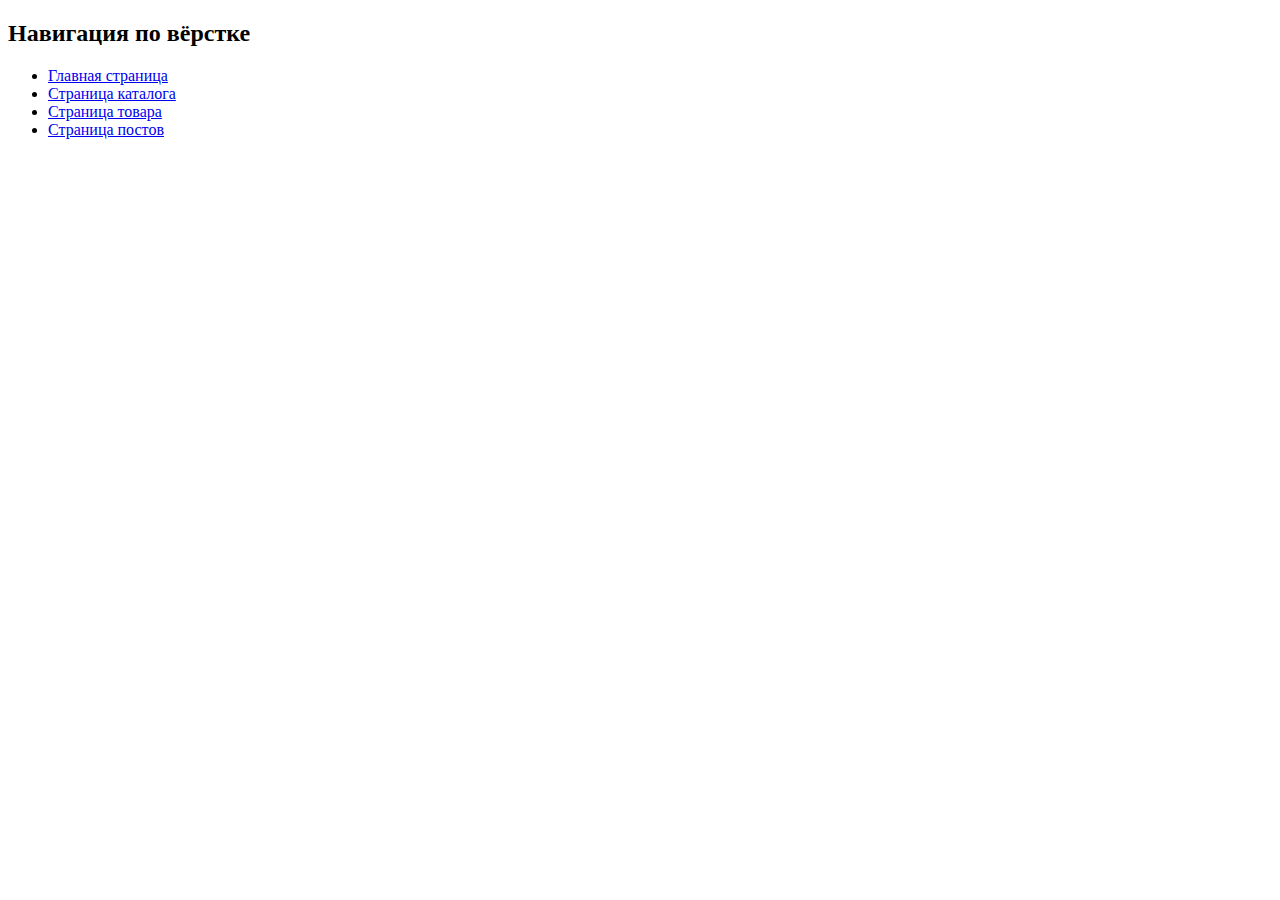
<file: index.html>
<!DOCTYPE html>
<html lang="en">
<head>
  <meta charset="UTF-8">
  <meta name="viewport" content="width=device-width, initial-scale=1.0">
  <title>Document</title>
</head>
<body>
  <h2>Навигация по вёрстке</h2>
  <ul>
    <li><a href="./home.html">Главная страница</a></li>
    <li><a href="./catalog.html">Страница каталога</a></li>
    <li><a href="./product-details.html">Страница товара</a></li>
    <li><a href="./posts.html">Страница постов</a></li>
  </ul>
</body>
</html>
</file>
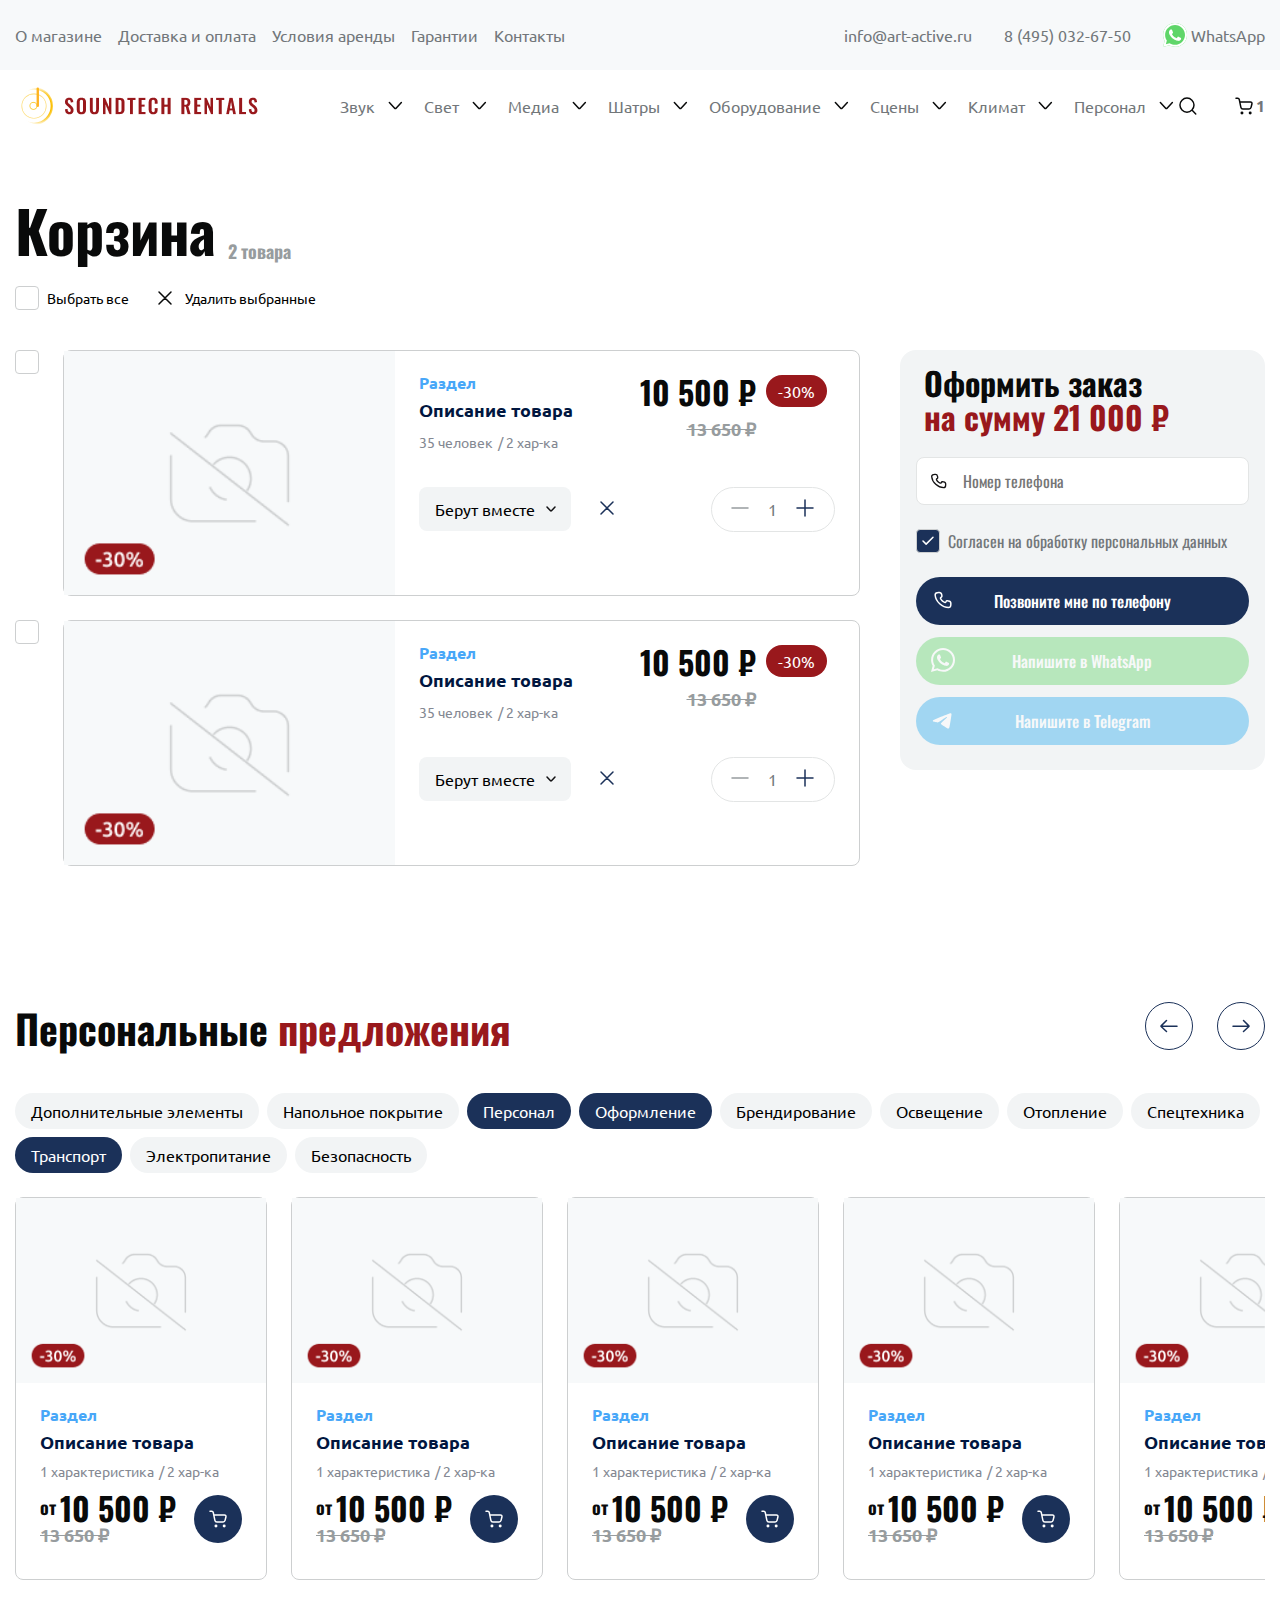
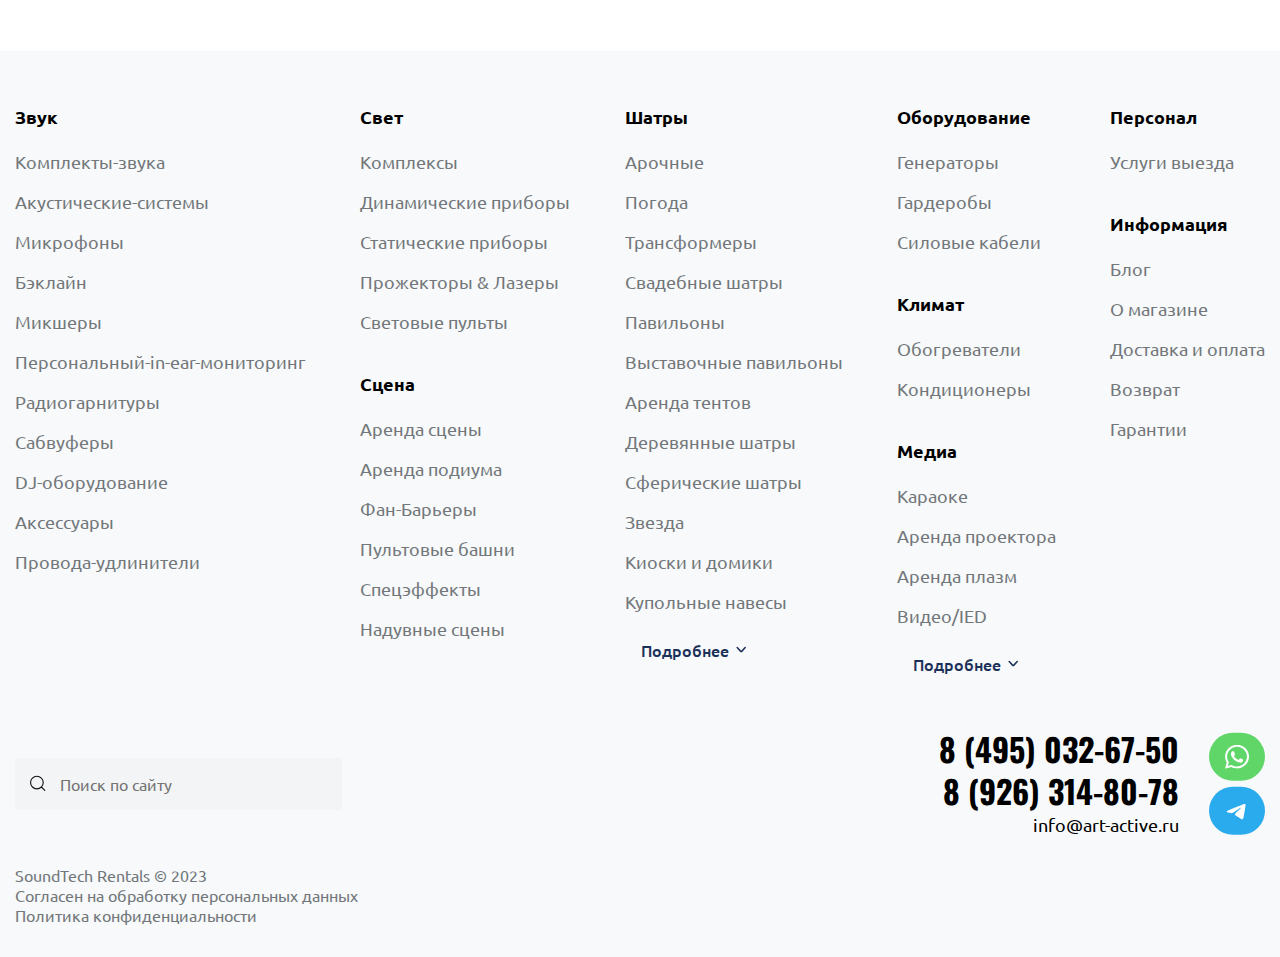
<file: cart.html>
<!DOCTYPE html>
<html lang="en">
<head>
  <meta charset="UTF-8">
  <meta http-equiv="X-UA-Compatible" content="IE=edge">
  <meta name="viewport" content="width=device-width, initial-scale=1.0">
  <link rel="preconnect" href="https://fonts.googleapis.com">
  <link rel="preconnect" href="https://fonts.gstatic.com" crossorigin>
  <link href="https://fonts.googleapis.com/css2?family=Oswald:wght@400;500;600;700&family=Ubuntu:wght@400;500;700&display=swap" rel="stylesheet">
  <link
  rel="stylesheet"
  href="https://cdn.jsdelivr.net/npm/swiper@11/swiper-bundle.min.css"
  />
  <link rel="stylesheet" href="css/style.css">
  <title>Document</title>
</head>
<body>
  <div class="wrapper">
    <header  class="header">
      <div class="header-promo" style="display: none;">
        <p class="header-promo__text">Скидка 3% до 18.09 + бесплатная доставка по Москве</p>
        <button class="header-promo__btn"> 
          <svg xmlns="http://www.w3.org/2000/svg" width="25" height="24" viewBox="0 0 25 24" fill="none">
            <path d="M6.5 6L12.5 12M12.5 12L18.5 18M12.5 12L18.5 6M12.5 12L6.5 18" stroke="white" stroke-width="1.5" stroke-linecap="round"/>
          </svg>
        </button>
      </div>
      <div class="header-top">
        <div class="container">
          <div class="header-top__inner">
            <nav class="header-top__nav">
              <ul class="header-top__nav-list" itemscope itemtype="http://schema.org/SiteNavigationElement">
                <li class="header-top__nav-item"><a class="header-top__nav-link" itemprop="url" href="#">О магазине</a></li>
                <li class="header-top__nav-item"><a class="header-top__nav-link" itemprop="url" href="#">Доставка и оплата</a></li>
                <li class="header-top__nav-item"><a class="header-top__nav-link" itemprop="url" href="#">Условия аренды</a></li>
                <li class="header-top__nav-item"><a class="header-top__nav-link" itemprop="url" href="#">Гарантии </a></li>
                <li class="header-top__nav-item"><a class="header-top__nav-link" itemprop="url" href="#">Контакты </a></li>
              </ul>
            </nav>
            <div class="header-top__contacts-box">
              <a class="header-top__contacts-link" href="mailto:info@art-active.ru">info@art-active.ru</a>
              <a class="header-top__contacts-link" href="tel:84950326750">8 (495) 032-67-50</a>
              <a class="header-top__contacts-link" href="#">
                <img src="images/icons/whats-icon.svg" alt="">
                WhatsApp 
              </a>
            </div>
          </div>
        </div>
      </div>
      <div class="header-bot">
        <div class="container">
          <div class="header-bot__inner">
            <a class="header-bot__logo-link" href="#">
              <img src="images/icons/head-logo.svg" alt="">
              <img class="header-bot__logo-text" src="images/icons/logo-2.png" alt="">
            </a>
            <ul class="header-bot__list">
              <li class="header-bot__list-item">
                <a class="header-bot__list-link" href="#">
                  Звук
                  <svg class="arrow-down" xmlns="http://www.w3.org/2000/svg" width="25" height="25" viewBox="0 0 25 25" fill="none">
                    <path d="M6.36133 9.5L11.6542 15.1854C12.0447 15.6049 12.6779 15.6049 13.0684 15.1854L18.3613 9.5" stroke="#090A0A" stroke-width="1.5" stroke-linecap="round"/>
                    </svg>
                </a>
                <div class="header-bot__dropdown">
                  <div class="container">
                    <div class="header-bot__dropdown-inner">
                      <a class="header-bot__dropdown-link" href="#">
                        Арочные
                        <svg xmlns="http://www.w3.org/2000/svg" width="24" height="24" viewBox="0 0 24 24" fill="none">
                          <path d="M9 18L14.6854 12.7071C15.1049 12.3166 15.1049 11.6834 14.6854 11.2929L9 6" stroke="#131214" stroke-width="1.5" stroke-linecap="round"/>
                        </svg>
                      </a>
                      <a class="header-bot__dropdown-link" href="#">
                        Погода
                        <svg xmlns="http://www.w3.org/2000/svg" width="24" height="24" viewBox="0 0 24 24" fill="none">
                          <path d="M9 18L14.6854 12.7071C15.1049 12.3166 15.1049 11.6834 14.6854 11.2929L9 6" stroke="#131214" stroke-width="1.5" stroke-linecap="round"/>
                        </svg>
                      </a>
                      <a class="header-bot__dropdown-link" href="#">
                        Трансформеры
                        <svg xmlns="http://www.w3.org/2000/svg" width="24" height="24" viewBox="0 0 24 24" fill="none">
                          <path d="M9 18L14.6854 12.7071C15.1049 12.3166 15.1049 11.6834 14.6854 11.2929L9 6" stroke="#131214" stroke-width="1.5" stroke-linecap="round"/>
                        </svg>
                      </a>
                      <a class="header-bot__dropdown-link" href="#">
                        Свадебные шатры
                        <svg xmlns="http://www.w3.org/2000/svg" width="24" height="24" viewBox="0 0 24 24" fill="none">
                          <path d="M9 18L14.6854 12.7071C15.1049 12.3166 15.1049 11.6834 14.6854 11.2929L9 6" stroke="#131214" stroke-width="1.5" stroke-linecap="round"/>
                        </svg>
                      </a>
                      <a class="header-bot__dropdown-link" href="#">
                        Павильоны
                        <svg xmlns="http://www.w3.org/2000/svg" width="24" height="24" viewBox="0 0 24 24" fill="none">
                          <path d="M9 18L14.6854 12.7071C15.1049 12.3166 15.1049 11.6834 14.6854 11.2929L9 6" stroke="#131214" stroke-width="1.5" stroke-linecap="round"/>
                        </svg>
                      </a>
                      <a class="header-bot__dropdown-link" href="#">
                        Выставочные павильоны
                        <svg xmlns="http://www.w3.org/2000/svg" width="24" height="24" viewBox="0 0 24 24" fill="none">
                          <path d="M9 18L14.6854 12.7071C15.1049 12.3166 15.1049 11.6834 14.6854 11.2929L9 6" stroke="#131214" stroke-width="1.5" stroke-linecap="round"/>
                        </svg>
                      </a>
                      <a class="header-bot__dropdown-link" href="#">
                        Аренда тентов
                        <svg xmlns="http://www.w3.org/2000/svg" width="24" height="24" viewBox="0 0 24 24" fill="none">
                          <path d="M9 18L14.6854 12.7071C15.1049 12.3166 15.1049 11.6834 14.6854 11.2929L9 6" stroke="#131214" stroke-width="1.5" stroke-linecap="round"/>
                        </svg>
                      </a>
                      <a class="header-bot__dropdown-link" href="#">
                        Деревянные шатры
                        <svg xmlns="http://www.w3.org/2000/svg" width="24" height="24" viewBox="0 0 24 24" fill="none">
                          <path d="M9 18L14.6854 12.7071C15.1049 12.3166 15.1049 11.6834 14.6854 11.2929L9 6" stroke="#131214" stroke-width="1.5" stroke-linecap="round"/>
                        </svg>
                      </a>
                      <a class="header-bot__dropdown-link" href="#">
                        Сферические шатры
                        <svg xmlns="http://www.w3.org/2000/svg" width="24" height="24" viewBox="0 0 24 24" fill="none">
                          <path d="M9 18L14.6854 12.7071C15.1049 12.3166 15.1049 11.6834 14.6854 11.2929L9 6" stroke="#131214" stroke-width="1.5" stroke-linecap="round"/>
                        </svg>
                      </a>
                      <a class="header-bot__dropdown-link" href="#">
                        Звезда
                        <svg xmlns="http://www.w3.org/2000/svg" width="24" height="24" viewBox="0 0 24 24" fill="none">
                          <path d="M9 18L14.6854 12.7071C15.1049 12.3166 15.1049 11.6834 14.6854 11.2929L9 6" stroke="#131214" stroke-width="1.5" stroke-linecap="round"/>
                        </svg>
                      </a>
                      <a class="header-bot__dropdown-link" href="#">
                        Киоски и домики
                        <svg xmlns="http://www.w3.org/2000/svg" width="24" height="24" viewBox="0 0 24 24" fill="none">
                          <path d="M9 18L14.6854 12.7071C15.1049 12.3166 15.1049 11.6834 14.6854 11.2929L9 6" stroke="#131214" stroke-width="1.5" stroke-linecap="round"/>
                        </svg>
                      </a>
                      <a class="header-bot__dropdown-link" href="#">
                        Купольные навесы
                        <svg xmlns="http://www.w3.org/2000/svg" width="24" height="24" viewBox="0 0 24 24" fill="none">
                          <path d="M9 18L14.6854 12.7071C15.1049 12.3166 15.1049 11.6834 14.6854 11.2929L9 6" stroke="#131214" stroke-width="1.5" stroke-linecap="round"/>
                        </svg>
                      </a>
                      <a class="header-bot__dropdown-link" href="#">
                        Тенты Сидней
                        <svg xmlns="http://www.w3.org/2000/svg" width="24" height="24" viewBox="0 0 24 24" fill="none">
                          <path d="M9 18L14.6854 12.7071C15.1049 12.3166 15.1049 11.6834 14.6854 11.2929L9 6" stroke="#131214" stroke-width="1.5" stroke-linecap="round"/>
                        </svg>
                      </a>
                      <a class="header-bot__dropdown-link" href="#">
                        Большие шатры
                        <svg xmlns="http://www.w3.org/2000/svg" width="24" height="24" viewBox="0 0 24 24" fill="none">
                          <path d="M9 18L14.6854 12.7071C15.1049 12.3166 15.1049 11.6834 14.6854 11.2929L9 6" stroke="#131214" stroke-width="1.5" stroke-linecap="round"/>
                        </svg>
                      </a>
                      <a class="header-bot__dropdown-link" href="#">
                        Черные шатры
                        <svg xmlns="http://www.w3.org/2000/svg" width="24" height="24" viewBox="0 0 24 24" fill="none">
                          <path d="M9 18L14.6854 12.7071C15.1049 12.3166 15.1049 11.6834 14.6854 11.2929L9 6" stroke="#131214" stroke-width="1.5" stroke-linecap="round"/>
                        </svg>
                      </a>
                    </div>
                    <a class="header-bot__dropdown-main-link" href="#">
                      Звук 
                      <img src="images/icons/circle-arr-right.svg" alt="">
                    </a>
                  </div>
                </div>
              </li>
              <li class="header-bot__list-item">
                <a class="header-bot__list-link" href="#">
                  Свет
                  <svg class="arrow-down" xmlns="http://www.w3.org/2000/svg" width="25" height="25" viewBox="0 0 25 25" fill="none">
                    <path d="M6.36133 9.5L11.6542 15.1854C12.0447 15.6049 12.6779 15.6049 13.0684 15.1854L18.3613 9.5" stroke="#090A0A" stroke-width="1.5" stroke-linecap="round"/>
                    </svg>
                </a>
                <div class="header-bot__dropdown">
                  <div class="container">
                    <div class="header-bot__dropdown-inner">
                      <a class="header-bot__dropdown-link" href="#">
                        Арочные
                        <svg xmlns="http://www.w3.org/2000/svg" width="24" height="24" viewBox="0 0 24 24" fill="none">
                          <path d="M9 18L14.6854 12.7071C15.1049 12.3166 15.1049 11.6834 14.6854 11.2929L9 6" stroke="#131214" stroke-width="1.5" stroke-linecap="round"/>
                        </svg>
                      </a>
                      <a class="header-bot__dropdown-link" href="#">
                        Погода
                        <svg xmlns="http://www.w3.org/2000/svg" width="24" height="24" viewBox="0 0 24 24" fill="none">
                          <path d="M9 18L14.6854 12.7071C15.1049 12.3166 15.1049 11.6834 14.6854 11.2929L9 6" stroke="#131214" stroke-width="1.5" stroke-linecap="round"/>
                        </svg>
                      </a>
                      <a class="header-bot__dropdown-link" href="#">
                        Трансформеры
                        <svg xmlns="http://www.w3.org/2000/svg" width="24" height="24" viewBox="0 0 24 24" fill="none">
                          <path d="M9 18L14.6854 12.7071C15.1049 12.3166 15.1049 11.6834 14.6854 11.2929L9 6" stroke="#131214" stroke-width="1.5" stroke-linecap="round"/>
                        </svg>
                      </a>
                      <a class="header-bot__dropdown-link" href="#">
                        Свадебные шатры
                        <svg xmlns="http://www.w3.org/2000/svg" width="24" height="24" viewBox="0 0 24 24" fill="none">
                          <path d="M9 18L14.6854 12.7071C15.1049 12.3166 15.1049 11.6834 14.6854 11.2929L9 6" stroke="#131214" stroke-width="1.5" stroke-linecap="round"/>
                        </svg>
                      </a>
                      <a class="header-bot__dropdown-link" href="#">
                        Павильоны
                        <svg xmlns="http://www.w3.org/2000/svg" width="24" height="24" viewBox="0 0 24 24" fill="none">
                          <path d="M9 18L14.6854 12.7071C15.1049 12.3166 15.1049 11.6834 14.6854 11.2929L9 6" stroke="#131214" stroke-width="1.5" stroke-linecap="round"/>
                        </svg>
                      </a>
                      <a class="header-bot__dropdown-link" href="#">
                        Выставочные павильоны
                        <svg xmlns="http://www.w3.org/2000/svg" width="24" height="24" viewBox="0 0 24 24" fill="none">
                          <path d="M9 18L14.6854 12.7071C15.1049 12.3166 15.1049 11.6834 14.6854 11.2929L9 6" stroke="#131214" stroke-width="1.5" stroke-linecap="round"/>
                        </svg>
                      </a>
                      <a class="header-bot__dropdown-link" href="#">
                        Аренда тентов
                        <svg xmlns="http://www.w3.org/2000/svg" width="24" height="24" viewBox="0 0 24 24" fill="none">
                          <path d="M9 18L14.6854 12.7071C15.1049 12.3166 15.1049 11.6834 14.6854 11.2929L9 6" stroke="#131214" stroke-width="1.5" stroke-linecap="round"/>
                        </svg>
                      </a>
                      <a class="header-bot__dropdown-link" href="#">
                        Деревянные шатры
                        <svg xmlns="http://www.w3.org/2000/svg" width="24" height="24" viewBox="0 0 24 24" fill="none">
                          <path d="M9 18L14.6854 12.7071C15.1049 12.3166 15.1049 11.6834 14.6854 11.2929L9 6" stroke="#131214" stroke-width="1.5" stroke-linecap="round"/>
                        </svg>
                      </a>
                      <a class="header-bot__dropdown-link" href="#">
                        Сферические шатры
                        <svg xmlns="http://www.w3.org/2000/svg" width="24" height="24" viewBox="0 0 24 24" fill="none">
                          <path d="M9 18L14.6854 12.7071C15.1049 12.3166 15.1049 11.6834 14.6854 11.2929L9 6" stroke="#131214" stroke-width="1.5" stroke-linecap="round"/>
                        </svg>
                      </a>
                      <a class="header-bot__dropdown-link" href="#">
                        Звезда
                        <svg xmlns="http://www.w3.org/2000/svg" width="24" height="24" viewBox="0 0 24 24" fill="none">
                          <path d="M9 18L14.6854 12.7071C15.1049 12.3166 15.1049 11.6834 14.6854 11.2929L9 6" stroke="#131214" stroke-width="1.5" stroke-linecap="round"/>
                        </svg>
                      </a>
                      <a class="header-bot__dropdown-link" href="#">
                        Киоски и домики
                        <svg xmlns="http://www.w3.org/2000/svg" width="24" height="24" viewBox="0 0 24 24" fill="none">
                          <path d="M9 18L14.6854 12.7071C15.1049 12.3166 15.1049 11.6834 14.6854 11.2929L9 6" stroke="#131214" stroke-width="1.5" stroke-linecap="round"/>
                        </svg>
                      </a>
                      <a class="header-bot__dropdown-link" href="#">
                        Купольные навесы
                        <svg xmlns="http://www.w3.org/2000/svg" width="24" height="24" viewBox="0 0 24 24" fill="none">
                          <path d="M9 18L14.6854 12.7071C15.1049 12.3166 15.1049 11.6834 14.6854 11.2929L9 6" stroke="#131214" stroke-width="1.5" stroke-linecap="round"/>
                        </svg>
                      </a>
                      <a class="header-bot__dropdown-link" href="#">
                        Тенты Сидней
                        <svg xmlns="http://www.w3.org/2000/svg" width="24" height="24" viewBox="0 0 24 24" fill="none">
                          <path d="M9 18L14.6854 12.7071C15.1049 12.3166 15.1049 11.6834 14.6854 11.2929L9 6" stroke="#131214" stroke-width="1.5" stroke-linecap="round"/>
                        </svg>
                      </a>
                      <a class="header-bot__dropdown-link" href="#">
                        Большие шатры
                        <svg xmlns="http://www.w3.org/2000/svg" width="24" height="24" viewBox="0 0 24 24" fill="none">
                          <path d="M9 18L14.6854 12.7071C15.1049 12.3166 15.1049 11.6834 14.6854 11.2929L9 6" stroke="#131214" stroke-width="1.5" stroke-linecap="round"/>
                        </svg>
                      </a>
                      <a class="header-bot__dropdown-link" href="#">
                        Черные шатры
                        <svg xmlns="http://www.w3.org/2000/svg" width="24" height="24" viewBox="0 0 24 24" fill="none">
                          <path d="M9 18L14.6854 12.7071C15.1049 12.3166 15.1049 11.6834 14.6854 11.2929L9 6" stroke="#131214" stroke-width="1.5" stroke-linecap="round"/>
                        </svg>
                      </a>
                    </div>
                    <a class="header-bot__dropdown-main-link" href="#">
                      Свет 
                      <img src="images/icons/circle-arr-right.svg" alt="">
                    </a>
                  </div>
                </div>
              </li>
              <li class="header-bot__list-item">
                <a class="header-bot__list-link" href="#">
                  Медиа
                  <svg class="arrow-down" xmlns="http://www.w3.org/2000/svg" width="25" height="25" viewBox="0 0 25 25" fill="none">
                    <path d="M6.36133 9.5L11.6542 15.1854C12.0447 15.6049 12.6779 15.6049 13.0684 15.1854L18.3613 9.5" stroke="#090A0A" stroke-width="1.5" stroke-linecap="round"/>
                    </svg>
                </a>
                <div class="header-bot__dropdown">
                  <div class="container">
                    <div class="header-bot__dropdown-inner">
                      <a class="header-bot__dropdown-link" href="#">
                        Арочные
                        <svg xmlns="http://www.w3.org/2000/svg" width="24" height="24" viewBox="0 0 24 24" fill="none">
                          <path d="M9 18L14.6854 12.7071C15.1049 12.3166 15.1049 11.6834 14.6854 11.2929L9 6" stroke="#131214" stroke-width="1.5" stroke-linecap="round"/>
                        </svg>
                      </a>
                      <a class="header-bot__dropdown-link" href="#">
                        Погода
                        <svg xmlns="http://www.w3.org/2000/svg" width="24" height="24" viewBox="0 0 24 24" fill="none">
                          <path d="M9 18L14.6854 12.7071C15.1049 12.3166 15.1049 11.6834 14.6854 11.2929L9 6" stroke="#131214" stroke-width="1.5" stroke-linecap="round"/>
                        </svg>
                      </a>
                      <a class="header-bot__dropdown-link" href="#">
                        Трансформеры
                        <svg xmlns="http://www.w3.org/2000/svg" width="24" height="24" viewBox="0 0 24 24" fill="none">
                          <path d="M9 18L14.6854 12.7071C15.1049 12.3166 15.1049 11.6834 14.6854 11.2929L9 6" stroke="#131214" stroke-width="1.5" stroke-linecap="round"/>
                        </svg>
                      </a>
                      <a class="header-bot__dropdown-link" href="#">
                        Свадебные шатры
                        <svg xmlns="http://www.w3.org/2000/svg" width="24" height="24" viewBox="0 0 24 24" fill="none">
                          <path d="M9 18L14.6854 12.7071C15.1049 12.3166 15.1049 11.6834 14.6854 11.2929L9 6" stroke="#131214" stroke-width="1.5" stroke-linecap="round"/>
                        </svg>
                      </a>
                      <a class="header-bot__dropdown-link" href="#">
                        Павильоны
                        <svg xmlns="http://www.w3.org/2000/svg" width="24" height="24" viewBox="0 0 24 24" fill="none">
                          <path d="M9 18L14.6854 12.7071C15.1049 12.3166 15.1049 11.6834 14.6854 11.2929L9 6" stroke="#131214" stroke-width="1.5" stroke-linecap="round"/>
                        </svg>
                      </a>
                      <a class="header-bot__dropdown-link" href="#">
                        Выставочные павильоны
                        <svg xmlns="http://www.w3.org/2000/svg" width="24" height="24" viewBox="0 0 24 24" fill="none">
                          <path d="M9 18L14.6854 12.7071C15.1049 12.3166 15.1049 11.6834 14.6854 11.2929L9 6" stroke="#131214" stroke-width="1.5" stroke-linecap="round"/>
                        </svg>
                      </a>
                      <a class="header-bot__dropdown-link" href="#">
                        Аренда тентов
                        <svg xmlns="http://www.w3.org/2000/svg" width="24" height="24" viewBox="0 0 24 24" fill="none">
                          <path d="M9 18L14.6854 12.7071C15.1049 12.3166 15.1049 11.6834 14.6854 11.2929L9 6" stroke="#131214" stroke-width="1.5" stroke-linecap="round"/>
                        </svg>
                      </a>
                      <a class="header-bot__dropdown-link" href="#">
                        Деревянные шатры
                        <svg xmlns="http://www.w3.org/2000/svg" width="24" height="24" viewBox="0 0 24 24" fill="none">
                          <path d="M9 18L14.6854 12.7071C15.1049 12.3166 15.1049 11.6834 14.6854 11.2929L9 6" stroke="#131214" stroke-width="1.5" stroke-linecap="round"/>
                        </svg>
                      </a>
                      <a class="header-bot__dropdown-link" href="#">
                        Сферические шатры
                        <svg xmlns="http://www.w3.org/2000/svg" width="24" height="24" viewBox="0 0 24 24" fill="none">
                          <path d="M9 18L14.6854 12.7071C15.1049 12.3166 15.1049 11.6834 14.6854 11.2929L9 6" stroke="#131214" stroke-width="1.5" stroke-linecap="round"/>
                        </svg>
                      </a>
                      <a class="header-bot__dropdown-link" href="#">
                        Звезда
                        <svg xmlns="http://www.w3.org/2000/svg" width="24" height="24" viewBox="0 0 24 24" fill="none">
                          <path d="M9 18L14.6854 12.7071C15.1049 12.3166 15.1049 11.6834 14.6854 11.2929L9 6" stroke="#131214" stroke-width="1.5" stroke-linecap="round"/>
                        </svg>
                      </a>
                      <a class="header-bot__dropdown-link" href="#">
                        Киоски и домики
                        <svg xmlns="http://www.w3.org/2000/svg" width="24" height="24" viewBox="0 0 24 24" fill="none">
                          <path d="M9 18L14.6854 12.7071C15.1049 12.3166 15.1049 11.6834 14.6854 11.2929L9 6" stroke="#131214" stroke-width="1.5" stroke-linecap="round"/>
                        </svg>
                      </a>
                      <a class="header-bot__dropdown-link" href="#">
                        Купольные навесы
                        <svg xmlns="http://www.w3.org/2000/svg" width="24" height="24" viewBox="0 0 24 24" fill="none">
                          <path d="M9 18L14.6854 12.7071C15.1049 12.3166 15.1049 11.6834 14.6854 11.2929L9 6" stroke="#131214" stroke-width="1.5" stroke-linecap="round"/>
                        </svg>
                      </a>
                      <a class="header-bot__dropdown-link" href="#">
                        Тенты Сидней
                        <svg xmlns="http://www.w3.org/2000/svg" width="24" height="24" viewBox="0 0 24 24" fill="none">
                          <path d="M9 18L14.6854 12.7071C15.1049 12.3166 15.1049 11.6834 14.6854 11.2929L9 6" stroke="#131214" stroke-width="1.5" stroke-linecap="round"/>
                        </svg>
                      </a>
                      <a class="header-bot__dropdown-link" href="#">
                        Большие шатры
                        <svg xmlns="http://www.w3.org/2000/svg" width="24" height="24" viewBox="0 0 24 24" fill="none">
                          <path d="M9 18L14.6854 12.7071C15.1049 12.3166 15.1049 11.6834 14.6854 11.2929L9 6" stroke="#131214" stroke-width="1.5" stroke-linecap="round"/>
                        </svg>
                      </a>
                      <a class="header-bot__dropdown-link" href="#">
                        Черные шатры
                        <svg xmlns="http://www.w3.org/2000/svg" width="24" height="24" viewBox="0 0 24 24" fill="none">
                          <path d="M9 18L14.6854 12.7071C15.1049 12.3166 15.1049 11.6834 14.6854 11.2929L9 6" stroke="#131214" stroke-width="1.5" stroke-linecap="round"/>
                        </svg>
                      </a>
                    </div>
                    <a class="header-bot__dropdown-main-link" href="#">
                      Медиа
                      <img src="images/icons/circle-arr-right.svg" alt="">
                    </a>
                  </div>
                </div>
              </li>
              <li class="header-bot__list-item">
                <a class="header-bot__list-link" href="#">
                  Шатры
                  <svg class="arrow-down" xmlns="http://www.w3.org/2000/svg" width="25" height="25" viewBox="0 0 25 25" fill="none">
                    <path d="M6.36133 9.5L11.6542 15.1854C12.0447 15.6049 12.6779 15.6049 13.0684 15.1854L18.3613 9.5" stroke="#090A0A" stroke-width="1.5" stroke-linecap="round"/>
                    </svg>
                </a>
                <div class="header-bot__dropdown">
                  <div class="container">
                    <div class="header-bot__dropdown-inner">
                      <a class="header-bot__dropdown-link" href="#">
                        Арочные
                        <svg xmlns="http://www.w3.org/2000/svg" width="24" height="24" viewBox="0 0 24 24" fill="none">
                          <path d="M9 18L14.6854 12.7071C15.1049 12.3166 15.1049 11.6834 14.6854 11.2929L9 6" stroke="#131214" stroke-width="1.5" stroke-linecap="round"/>
                        </svg>
                      </a>
                      <a class="header-bot__dropdown-link" href="#">
                        Погода
                        <svg xmlns="http://www.w3.org/2000/svg" width="24" height="24" viewBox="0 0 24 24" fill="none">
                          <path d="M9 18L14.6854 12.7071C15.1049 12.3166 15.1049 11.6834 14.6854 11.2929L9 6" stroke="#131214" stroke-width="1.5" stroke-linecap="round"/>
                        </svg>
                      </a>
                      <a class="header-bot__dropdown-link" href="#">
                        Трансформеры
                        <svg xmlns="http://www.w3.org/2000/svg" width="24" height="24" viewBox="0 0 24 24" fill="none">
                          <path d="M9 18L14.6854 12.7071C15.1049 12.3166 15.1049 11.6834 14.6854 11.2929L9 6" stroke="#131214" stroke-width="1.5" stroke-linecap="round"/>
                        </svg>
                      </a>
                      <a class="header-bot__dropdown-link" href="#">
                        Свадебные шатры
                        <svg xmlns="http://www.w3.org/2000/svg" width="24" height="24" viewBox="0 0 24 24" fill="none">
                          <path d="M9 18L14.6854 12.7071C15.1049 12.3166 15.1049 11.6834 14.6854 11.2929L9 6" stroke="#131214" stroke-width="1.5" stroke-linecap="round"/>
                        </svg>
                      </a>
                      <a class="header-bot__dropdown-link" href="#">
                        Павильоны
                        <svg xmlns="http://www.w3.org/2000/svg" width="24" height="24" viewBox="0 0 24 24" fill="none">
                          <path d="M9 18L14.6854 12.7071C15.1049 12.3166 15.1049 11.6834 14.6854 11.2929L9 6" stroke="#131214" stroke-width="1.5" stroke-linecap="round"/>
                        </svg>
                      </a>
                      <a class="header-bot__dropdown-link" href="#">
                        Выставочные павильоны
                        <svg xmlns="http://www.w3.org/2000/svg" width="24" height="24" viewBox="0 0 24 24" fill="none">
                          <path d="M9 18L14.6854 12.7071C15.1049 12.3166 15.1049 11.6834 14.6854 11.2929L9 6" stroke="#131214" stroke-width="1.5" stroke-linecap="round"/>
                        </svg>
                      </a>
                      <a class="header-bot__dropdown-link" href="#">
                        Аренда тентов
                        <svg xmlns="http://www.w3.org/2000/svg" width="24" height="24" viewBox="0 0 24 24" fill="none">
                          <path d="M9 18L14.6854 12.7071C15.1049 12.3166 15.1049 11.6834 14.6854 11.2929L9 6" stroke="#131214" stroke-width="1.5" stroke-linecap="round"/>
                        </svg>
                      </a>
                      <a class="header-bot__dropdown-link" href="#">
                        Деревянные шатры
                        <svg xmlns="http://www.w3.org/2000/svg" width="24" height="24" viewBox="0 0 24 24" fill="none">
                          <path d="M9 18L14.6854 12.7071C15.1049 12.3166 15.1049 11.6834 14.6854 11.2929L9 6" stroke="#131214" stroke-width="1.5" stroke-linecap="round"/>
                        </svg>
                      </a>
                      <a class="header-bot__dropdown-link" href="#">
                        Сферические шатры
                        <svg xmlns="http://www.w3.org/2000/svg" width="24" height="24" viewBox="0 0 24 24" fill="none">
                          <path d="M9 18L14.6854 12.7071C15.1049 12.3166 15.1049 11.6834 14.6854 11.2929L9 6" stroke="#131214" stroke-width="1.5" stroke-linecap="round"/>
                        </svg>
                      </a>
                      <a class="header-bot__dropdown-link" href="#">
                        Звезда
                        <svg xmlns="http://www.w3.org/2000/svg" width="24" height="24" viewBox="0 0 24 24" fill="none">
                          <path d="M9 18L14.6854 12.7071C15.1049 12.3166 15.1049 11.6834 14.6854 11.2929L9 6" stroke="#131214" stroke-width="1.5" stroke-linecap="round"/>
                        </svg>
                      </a>
                      <a class="header-bot__dropdown-link" href="#">
                        Киоски и домики
                        <svg xmlns="http://www.w3.org/2000/svg" width="24" height="24" viewBox="0 0 24 24" fill="none">
                          <path d="M9 18L14.6854 12.7071C15.1049 12.3166 15.1049 11.6834 14.6854 11.2929L9 6" stroke="#131214" stroke-width="1.5" stroke-linecap="round"/>
                        </svg>
                      </a>
                      <a class="header-bot__dropdown-link" href="#">
                        Купольные навесы
                        <svg xmlns="http://www.w3.org/2000/svg" width="24" height="24" viewBox="0 0 24 24" fill="none">
                          <path d="M9 18L14.6854 12.7071C15.1049 12.3166 15.1049 11.6834 14.6854 11.2929L9 6" stroke="#131214" stroke-width="1.5" stroke-linecap="round"/>
                        </svg>
                      </a>
                      <a class="header-bot__dropdown-link" href="#">
                        Тенты Сидней
                        <svg xmlns="http://www.w3.org/2000/svg" width="24" height="24" viewBox="0 0 24 24" fill="none">
                          <path d="M9 18L14.6854 12.7071C15.1049 12.3166 15.1049 11.6834 14.6854 11.2929L9 6" stroke="#131214" stroke-width="1.5" stroke-linecap="round"/>
                        </svg>
                      </a>
                      <a class="header-bot__dropdown-link" href="#">
                        Большие шатры
                        <svg xmlns="http://www.w3.org/2000/svg" width="24" height="24" viewBox="0 0 24 24" fill="none">
                          <path d="M9 18L14.6854 12.7071C15.1049 12.3166 15.1049 11.6834 14.6854 11.2929L9 6" stroke="#131214" stroke-width="1.5" stroke-linecap="round"/>
                        </svg>
                      </a>
                      <a class="header-bot__dropdown-link" href="#">
                        Черные шатры
                        <svg xmlns="http://www.w3.org/2000/svg" width="24" height="24" viewBox="0 0 24 24" fill="none">
                          <path d="M9 18L14.6854 12.7071C15.1049 12.3166 15.1049 11.6834 14.6854 11.2929L9 6" stroke="#131214" stroke-width="1.5" stroke-linecap="round"/>
                        </svg>
                      </a>
                    </div>
                    <a class="header-bot__dropdown-main-link" href="#">
                      Все шатры 
                      <img src="images/icons/circle-arr-right.svg" alt="">
                    </a>
                  </div>
                </div>
              </li>
              <li class="header-bot__list-item">
                <a class="header-bot__list-link" href="#">
                  Оборудование
                  <svg class="arrow-down" xmlns="http://www.w3.org/2000/svg" width="25" height="25" viewBox="0 0 25 25" fill="none">
                    <path d="M6.36133 9.5L11.6542 15.1854C12.0447 15.6049 12.6779 15.6049 13.0684 15.1854L18.3613 9.5" stroke="#090A0A" stroke-width="1.5" stroke-linecap="round"/>
                    </svg>
                </a>
                <div class="header-bot__dropdown">
                  <div class="container">
                    <div class="header-bot__dropdown-inner">
                      <a class="header-bot__dropdown-link" href="#">
                        Арочные
                        <svg xmlns="http://www.w3.org/2000/svg" width="24" height="24" viewBox="0 0 24 24" fill="none">
                          <path d="M9 18L14.6854 12.7071C15.1049 12.3166 15.1049 11.6834 14.6854 11.2929L9 6" stroke="#131214" stroke-width="1.5" stroke-linecap="round"/>
                        </svg>
                      </a>
                      <a class="header-bot__dropdown-link" href="#">
                        Погода
                        <svg xmlns="http://www.w3.org/2000/svg" width="24" height="24" viewBox="0 0 24 24" fill="none">
                          <path d="M9 18L14.6854 12.7071C15.1049 12.3166 15.1049 11.6834 14.6854 11.2929L9 6" stroke="#131214" stroke-width="1.5" stroke-linecap="round"/>
                        </svg>
                      </a>
                      <a class="header-bot__dropdown-link" href="#">
                        Трансформеры
                        <svg xmlns="http://www.w3.org/2000/svg" width="24" height="24" viewBox="0 0 24 24" fill="none">
                          <path d="M9 18L14.6854 12.7071C15.1049 12.3166 15.1049 11.6834 14.6854 11.2929L9 6" stroke="#131214" stroke-width="1.5" stroke-linecap="round"/>
                        </svg>
                      </a>
                      <a class="header-bot__dropdown-link" href="#">
                        Свадебные шатры
                        <svg xmlns="http://www.w3.org/2000/svg" width="24" height="24" viewBox="0 0 24 24" fill="none">
                          <path d="M9 18L14.6854 12.7071C15.1049 12.3166 15.1049 11.6834 14.6854 11.2929L9 6" stroke="#131214" stroke-width="1.5" stroke-linecap="round"/>
                        </svg>
                      </a>
                      <a class="header-bot__dropdown-link" href="#">
                        Павильоны
                        <svg xmlns="http://www.w3.org/2000/svg" width="24" height="24" viewBox="0 0 24 24" fill="none">
                          <path d="M9 18L14.6854 12.7071C15.1049 12.3166 15.1049 11.6834 14.6854 11.2929L9 6" stroke="#131214" stroke-width="1.5" stroke-linecap="round"/>
                        </svg>
                      </a>
                      <a class="header-bot__dropdown-link" href="#">
                        Выставочные павильоны
                        <svg xmlns="http://www.w3.org/2000/svg" width="24" height="24" viewBox="0 0 24 24" fill="none">
                          <path d="M9 18L14.6854 12.7071C15.1049 12.3166 15.1049 11.6834 14.6854 11.2929L9 6" stroke="#131214" stroke-width="1.5" stroke-linecap="round"/>
                        </svg>
                      </a>
                      <a class="header-bot__dropdown-link" href="#">
                        Аренда тентов
                        <svg xmlns="http://www.w3.org/2000/svg" width="24" height="24" viewBox="0 0 24 24" fill="none">
                          <path d="M9 18L14.6854 12.7071C15.1049 12.3166 15.1049 11.6834 14.6854 11.2929L9 6" stroke="#131214" stroke-width="1.5" stroke-linecap="round"/>
                        </svg>
                      </a>
                      <a class="header-bot__dropdown-link" href="#">
                        Деревянные шатры
                        <svg xmlns="http://www.w3.org/2000/svg" width="24" height="24" viewBox="0 0 24 24" fill="none">
                          <path d="M9 18L14.6854 12.7071C15.1049 12.3166 15.1049 11.6834 14.6854 11.2929L9 6" stroke="#131214" stroke-width="1.5" stroke-linecap="round"/>
                        </svg>
                      </a>
                      <a class="header-bot__dropdown-link" href="#">
                        Сферические шатры
                        <svg xmlns="http://www.w3.org/2000/svg" width="24" height="24" viewBox="0 0 24 24" fill="none">
                          <path d="M9 18L14.6854 12.7071C15.1049 12.3166 15.1049 11.6834 14.6854 11.2929L9 6" stroke="#131214" stroke-width="1.5" stroke-linecap="round"/>
                        </svg>
                      </a>
                      <a class="header-bot__dropdown-link" href="#">
                        Звезда
                        <svg xmlns="http://www.w3.org/2000/svg" width="24" height="24" viewBox="0 0 24 24" fill="none">
                          <path d="M9 18L14.6854 12.7071C15.1049 12.3166 15.1049 11.6834 14.6854 11.2929L9 6" stroke="#131214" stroke-width="1.5" stroke-linecap="round"/>
                        </svg>
                      </a>
                      <a class="header-bot__dropdown-link" href="#">
                        Киоски и домики
                        <svg xmlns="http://www.w3.org/2000/svg" width="24" height="24" viewBox="0 0 24 24" fill="none">
                          <path d="M9 18L14.6854 12.7071C15.1049 12.3166 15.1049 11.6834 14.6854 11.2929L9 6" stroke="#131214" stroke-width="1.5" stroke-linecap="round"/>
                        </svg>
                      </a>
                      <a class="header-bot__dropdown-link" href="#">
                        Купольные навесы
                        <svg xmlns="http://www.w3.org/2000/svg" width="24" height="24" viewBox="0 0 24 24" fill="none">
                          <path d="M9 18L14.6854 12.7071C15.1049 12.3166 15.1049 11.6834 14.6854 11.2929L9 6" stroke="#131214" stroke-width="1.5" stroke-linecap="round"/>
                        </svg>
                      </a>
                      <a class="header-bot__dropdown-link" href="#">
                        Тенты Сидней
                        <svg xmlns="http://www.w3.org/2000/svg" width="24" height="24" viewBox="0 0 24 24" fill="none">
                          <path d="M9 18L14.6854 12.7071C15.1049 12.3166 15.1049 11.6834 14.6854 11.2929L9 6" stroke="#131214" stroke-width="1.5" stroke-linecap="round"/>
                        </svg>
                      </a>
                      <a class="header-bot__dropdown-link" href="#">
                        Большие шатры
                        <svg xmlns="http://www.w3.org/2000/svg" width="24" height="24" viewBox="0 0 24 24" fill="none">
                          <path d="M9 18L14.6854 12.7071C15.1049 12.3166 15.1049 11.6834 14.6854 11.2929L9 6" stroke="#131214" stroke-width="1.5" stroke-linecap="round"/>
                        </svg>
                      </a>
                      <a class="header-bot__dropdown-link" href="#">
                        Черные шатры
                        <svg xmlns="http://www.w3.org/2000/svg" width="24" height="24" viewBox="0 0 24 24" fill="none">
                          <path d="M9 18L14.6854 12.7071C15.1049 12.3166 15.1049 11.6834 14.6854 11.2929L9 6" stroke="#131214" stroke-width="1.5" stroke-linecap="round"/>
                        </svg>
                      </a>
                    </div>
                    <a class="header-bot__dropdown-main-link" href="#">
                      Оборудование
                      <img src="images/icons/circle-arr-right.svg" alt="">
                    </a>
                  </div>
                </div>
              </li>
              <li class="header-bot__list-item">
                <a class="header-bot__list-link" href="#">
                  Сцены
                  <svg class="arrow-down" xmlns="http://www.w3.org/2000/svg" width="25" height="25" viewBox="0 0 25 25" fill="none">
                    <path d="M6.36133 9.5L11.6542 15.1854C12.0447 15.6049 12.6779 15.6049 13.0684 15.1854L18.3613 9.5" stroke="#090A0A" stroke-width="1.5" stroke-linecap="round"/>
                    </svg>
                </a>
                <div class="header-bot__dropdown">
                  <div class="container">
                    <div class="header-bot__dropdown-inner">
                      <a class="header-bot__dropdown-link" href="#">
                        Арочные
                        <svg xmlns="http://www.w3.org/2000/svg" width="24" height="24" viewBox="0 0 24 24" fill="none">
                          <path d="M9 18L14.6854 12.7071C15.1049 12.3166 15.1049 11.6834 14.6854 11.2929L9 6" stroke="#131214" stroke-width="1.5" stroke-linecap="round"/>
                        </svg>
                      </a>
                      <a class="header-bot__dropdown-link" href="#">
                        Погода
                        <svg xmlns="http://www.w3.org/2000/svg" width="24" height="24" viewBox="0 0 24 24" fill="none">
                          <path d="M9 18L14.6854 12.7071C15.1049 12.3166 15.1049 11.6834 14.6854 11.2929L9 6" stroke="#131214" stroke-width="1.5" stroke-linecap="round"/>
                        </svg>
                      </a>
                      <a class="header-bot__dropdown-link" href="#">
                        Трансформеры
                        <svg xmlns="http://www.w3.org/2000/svg" width="24" height="24" viewBox="0 0 24 24" fill="none">
                          <path d="M9 18L14.6854 12.7071C15.1049 12.3166 15.1049 11.6834 14.6854 11.2929L9 6" stroke="#131214" stroke-width="1.5" stroke-linecap="round"/>
                        </svg>
                      </a>
                      <a class="header-bot__dropdown-link" href="#">
                        Свадебные шатры
                        <svg xmlns="http://www.w3.org/2000/svg" width="24" height="24" viewBox="0 0 24 24" fill="none">
                          <path d="M9 18L14.6854 12.7071C15.1049 12.3166 15.1049 11.6834 14.6854 11.2929L9 6" stroke="#131214" stroke-width="1.5" stroke-linecap="round"/>
                        </svg>
                      </a>
                      <a class="header-bot__dropdown-link" href="#">
                        Павильоны
                        <svg xmlns="http://www.w3.org/2000/svg" width="24" height="24" viewBox="0 0 24 24" fill="none">
                          <path d="M9 18L14.6854 12.7071C15.1049 12.3166 15.1049 11.6834 14.6854 11.2929L9 6" stroke="#131214" stroke-width="1.5" stroke-linecap="round"/>
                        </svg>
                      </a>
                      <a class="header-bot__dropdown-link" href="#">
                        Выставочные павильоны
                        <svg xmlns="http://www.w3.org/2000/svg" width="24" height="24" viewBox="0 0 24 24" fill="none">
                          <path d="M9 18L14.6854 12.7071C15.1049 12.3166 15.1049 11.6834 14.6854 11.2929L9 6" stroke="#131214" stroke-width="1.5" stroke-linecap="round"/>
                        </svg>
                      </a>
                      <a class="header-bot__dropdown-link" href="#">
                        Аренда тентов
                        <svg xmlns="http://www.w3.org/2000/svg" width="24" height="24" viewBox="0 0 24 24" fill="none">
                          <path d="M9 18L14.6854 12.7071C15.1049 12.3166 15.1049 11.6834 14.6854 11.2929L9 6" stroke="#131214" stroke-width="1.5" stroke-linecap="round"/>
                        </svg>
                      </a>
                      <a class="header-bot__dropdown-link" href="#">
                        Деревянные шатры
                        <svg xmlns="http://www.w3.org/2000/svg" width="24" height="24" viewBox="0 0 24 24" fill="none">
                          <path d="M9 18L14.6854 12.7071C15.1049 12.3166 15.1049 11.6834 14.6854 11.2929L9 6" stroke="#131214" stroke-width="1.5" stroke-linecap="round"/>
                        </svg>
                      </a>
                      <a class="header-bot__dropdown-link" href="#">
                        Сферические шатры
                        <svg xmlns="http://www.w3.org/2000/svg" width="24" height="24" viewBox="0 0 24 24" fill="none">
                          <path d="M9 18L14.6854 12.7071C15.1049 12.3166 15.1049 11.6834 14.6854 11.2929L9 6" stroke="#131214" stroke-width="1.5" stroke-linecap="round"/>
                        </svg>
                      </a>
                      <a class="header-bot__dropdown-link" href="#">
                        Звезда
                        <svg xmlns="http://www.w3.org/2000/svg" width="24" height="24" viewBox="0 0 24 24" fill="none">
                          <path d="M9 18L14.6854 12.7071C15.1049 12.3166 15.1049 11.6834 14.6854 11.2929L9 6" stroke="#131214" stroke-width="1.5" stroke-linecap="round"/>
                        </svg>
                      </a>
                      <a class="header-bot__dropdown-link" href="#">
                        Киоски и домики
                        <svg xmlns="http://www.w3.org/2000/svg" width="24" height="24" viewBox="0 0 24 24" fill="none">
                          <path d="M9 18L14.6854 12.7071C15.1049 12.3166 15.1049 11.6834 14.6854 11.2929L9 6" stroke="#131214" stroke-width="1.5" stroke-linecap="round"/>
                        </svg>
                      </a>
                      <a class="header-bot__dropdown-link" href="#">
                        Купольные навесы
                        <svg xmlns="http://www.w3.org/2000/svg" width="24" height="24" viewBox="0 0 24 24" fill="none">
                          <path d="M9 18L14.6854 12.7071C15.1049 12.3166 15.1049 11.6834 14.6854 11.2929L9 6" stroke="#131214" stroke-width="1.5" stroke-linecap="round"/>
                        </svg>
                      </a>
                      <a class="header-bot__dropdown-link" href="#">
                        Тенты Сидней
                        <svg xmlns="http://www.w3.org/2000/svg" width="24" height="24" viewBox="0 0 24 24" fill="none">
                          <path d="M9 18L14.6854 12.7071C15.1049 12.3166 15.1049 11.6834 14.6854 11.2929L9 6" stroke="#131214" stroke-width="1.5" stroke-linecap="round"/>
                        </svg>
                      </a>
                      <a class="header-bot__dropdown-link" href="#">
                        Большие шатры
                        <svg xmlns="http://www.w3.org/2000/svg" width="24" height="24" viewBox="0 0 24 24" fill="none">
                          <path d="M9 18L14.6854 12.7071C15.1049 12.3166 15.1049 11.6834 14.6854 11.2929L9 6" stroke="#131214" stroke-width="1.5" stroke-linecap="round"/>
                        </svg>
                      </a>
                      <a class="header-bot__dropdown-link" href="#">
                        Черные шатры
                        <svg xmlns="http://www.w3.org/2000/svg" width="24" height="24" viewBox="0 0 24 24" fill="none">
                          <path d="M9 18L14.6854 12.7071C15.1049 12.3166 15.1049 11.6834 14.6854 11.2929L9 6" stroke="#131214" stroke-width="1.5" stroke-linecap="round"/>
                        </svg>
                      </a>
                    </div>
                    <a class="header-bot__dropdown-main-link" href="#">
                      Все сцены 
                      <img src="images/icons/circle-arr-right.svg" alt="">
                    </a>
                  </div>
                </div>
              </li>
              <li class="header-bot__list-item"> 
                <a class="header-bot__list-link" href="#">
                  Климат
                  <svg class="arrow-down" xmlns="http://www.w3.org/2000/svg" width="25" height="25" viewBox="0 0 25 25" fill="none">
                    <path d="M6.36133 9.5L11.6542 15.1854C12.0447 15.6049 12.6779 15.6049 13.0684 15.1854L18.3613 9.5" stroke="#090A0A" stroke-width="1.5" stroke-linecap="round"/>
                    </svg>
                </a>
                <div class="header-bot__dropdown">
                  <div class="container">
                    <div class="header-bot__dropdown-inner">
                      <a class="header-bot__dropdown-link" href="#">
                        Арочные
                        <svg xmlns="http://www.w3.org/2000/svg" width="24" height="24" viewBox="0 0 24 24" fill="none">
                          <path d="M9 18L14.6854 12.7071C15.1049 12.3166 15.1049 11.6834 14.6854 11.2929L9 6" stroke="#131214" stroke-width="1.5" stroke-linecap="round"/>
                        </svg>
                      </a>
                      <a class="header-bot__dropdown-link" href="#">
                        Погода
                        <svg xmlns="http://www.w3.org/2000/svg" width="24" height="24" viewBox="0 0 24 24" fill="none">
                          <path d="M9 18L14.6854 12.7071C15.1049 12.3166 15.1049 11.6834 14.6854 11.2929L9 6" stroke="#131214" stroke-width="1.5" stroke-linecap="round"/>
                        </svg>
                      </a>
                      <a class="header-bot__dropdown-link" href="#">
                        Трансформеры
                        <svg xmlns="http://www.w3.org/2000/svg" width="24" height="24" viewBox="0 0 24 24" fill="none">
                          <path d="M9 18L14.6854 12.7071C15.1049 12.3166 15.1049 11.6834 14.6854 11.2929L9 6" stroke="#131214" stroke-width="1.5" stroke-linecap="round"/>
                        </svg>
                      </a>
                      <a class="header-bot__dropdown-link" href="#">
                        Свадебные шатры
                        <svg xmlns="http://www.w3.org/2000/svg" width="24" height="24" viewBox="0 0 24 24" fill="none">
                          <path d="M9 18L14.6854 12.7071C15.1049 12.3166 15.1049 11.6834 14.6854 11.2929L9 6" stroke="#131214" stroke-width="1.5" stroke-linecap="round"/>
                        </svg>
                      </a>
                      <a class="header-bot__dropdown-link" href="#">
                        Павильоны
                        <svg xmlns="http://www.w3.org/2000/svg" width="24" height="24" viewBox="0 0 24 24" fill="none">
                          <path d="M9 18L14.6854 12.7071C15.1049 12.3166 15.1049 11.6834 14.6854 11.2929L9 6" stroke="#131214" stroke-width="1.5" stroke-linecap="round"/>
                        </svg>
                      </a>
                      <a class="header-bot__dropdown-link" href="#">
                        Выставочные павильоны
                        <svg xmlns="http://www.w3.org/2000/svg" width="24" height="24" viewBox="0 0 24 24" fill="none">
                          <path d="M9 18L14.6854 12.7071C15.1049 12.3166 15.1049 11.6834 14.6854 11.2929L9 6" stroke="#131214" stroke-width="1.5" stroke-linecap="round"/>
                        </svg>
                      </a>
                      <a class="header-bot__dropdown-link" href="#">
                        Аренда тентов
                        <svg xmlns="http://www.w3.org/2000/svg" width="24" height="24" viewBox="0 0 24 24" fill="none">
                          <path d="M9 18L14.6854 12.7071C15.1049 12.3166 15.1049 11.6834 14.6854 11.2929L9 6" stroke="#131214" stroke-width="1.5" stroke-linecap="round"/>
                        </svg>
                      </a>
                      <a class="header-bot__dropdown-link" href="#">
                        Деревянные шатры
                        <svg xmlns="http://www.w3.org/2000/svg" width="24" height="24" viewBox="0 0 24 24" fill="none">
                          <path d="M9 18L14.6854 12.7071C15.1049 12.3166 15.1049 11.6834 14.6854 11.2929L9 6" stroke="#131214" stroke-width="1.5" stroke-linecap="round"/>
                        </svg>
                      </a>
                      <a class="header-bot__dropdown-link" href="#">
                        Сферические шатры
                        <svg xmlns="http://www.w3.org/2000/svg" width="24" height="24" viewBox="0 0 24 24" fill="none">
                          <path d="M9 18L14.6854 12.7071C15.1049 12.3166 15.1049 11.6834 14.6854 11.2929L9 6" stroke="#131214" stroke-width="1.5" stroke-linecap="round"/>
                        </svg>
                      </a>
                      <a class="header-bot__dropdown-link" href="#">
                        Звезда
                        <svg xmlns="http://www.w3.org/2000/svg" width="24" height="24" viewBox="0 0 24 24" fill="none">
                          <path d="M9 18L14.6854 12.7071C15.1049 12.3166 15.1049 11.6834 14.6854 11.2929L9 6" stroke="#131214" stroke-width="1.5" stroke-linecap="round"/>
                        </svg>
                      </a>
                      <a class="header-bot__dropdown-link" href="#">
                        Киоски и домики
                        <svg xmlns="http://www.w3.org/2000/svg" width="24" height="24" viewBox="0 0 24 24" fill="none">
                          <path d="M9 18L14.6854 12.7071C15.1049 12.3166 15.1049 11.6834 14.6854 11.2929L9 6" stroke="#131214" stroke-width="1.5" stroke-linecap="round"/>
                        </svg>
                      </a>
                      <a class="header-bot__dropdown-link" href="#">
                        Купольные навесы
                        <svg xmlns="http://www.w3.org/2000/svg" width="24" height="24" viewBox="0 0 24 24" fill="none">
                          <path d="M9 18L14.6854 12.7071C15.1049 12.3166 15.1049 11.6834 14.6854 11.2929L9 6" stroke="#131214" stroke-width="1.5" stroke-linecap="round"/>
                        </svg>
                      </a>
                      <a class="header-bot__dropdown-link" href="#">
                        Тенты Сидней
                        <svg xmlns="http://www.w3.org/2000/svg" width="24" height="24" viewBox="0 0 24 24" fill="none">
                          <path d="M9 18L14.6854 12.7071C15.1049 12.3166 15.1049 11.6834 14.6854 11.2929L9 6" stroke="#131214" stroke-width="1.5" stroke-linecap="round"/>
                        </svg>
                      </a>
                      <a class="header-bot__dropdown-link" href="#">
                        Большие шатры
                        <svg xmlns="http://www.w3.org/2000/svg" width="24" height="24" viewBox="0 0 24 24" fill="none">
                          <path d="M9 18L14.6854 12.7071C15.1049 12.3166 15.1049 11.6834 14.6854 11.2929L9 6" stroke="#131214" stroke-width="1.5" stroke-linecap="round"/>
                        </svg>
                      </a>
                      <a class="header-bot__dropdown-link" href="#">
                        Черные шатры
                        <svg xmlns="http://www.w3.org/2000/svg" width="24" height="24" viewBox="0 0 24 24" fill="none">
                          <path d="M9 18L14.6854 12.7071C15.1049 12.3166 15.1049 11.6834 14.6854 11.2929L9 6" stroke="#131214" stroke-width="1.5" stroke-linecap="round"/>
                        </svg>
                      </a>
                    </div>
                    <a class="header-bot__dropdown-main-link" href="#">
                      Климат
                      <img src="images/icons/circle-arr-right.svg" alt="">
                    </a>
                  </div>
                </div>
              </li>
              <li class="header-bot__list-item">
                <a class="header-bot__list-link" href="#">
                  Персонал
                  <svg class="arrow-down" xmlns="http://www.w3.org/2000/svg" width="25" height="25" viewBox="0 0 25 25" fill="none">
                    <path d="M6.36133 9.5L11.6542 15.1854C12.0447 15.6049 12.6779 15.6049 13.0684 15.1854L18.3613 9.5" stroke="#090A0A" stroke-width="1.5" stroke-linecap="round"/>
                    </svg>
                </a>
                <div class="header-bot__dropdown">
                  <div class="container">
                    <div class="header-bot__dropdown-inner">
                      <a class="header-bot__dropdown-link" href="#">
                        Арочные
                        <svg xmlns="http://www.w3.org/2000/svg" width="24" height="24" viewBox="0 0 24 24" fill="none">
                          <path d="M9 18L14.6854 12.7071C15.1049 12.3166 15.1049 11.6834 14.6854 11.2929L9 6" stroke="#131214" stroke-width="1.5" stroke-linecap="round"/>
                        </svg>
                      </a>
                      <a class="header-bot__dropdown-link" href="#">
                        Погода
                        <svg xmlns="http://www.w3.org/2000/svg" width="24" height="24" viewBox="0 0 24 24" fill="none">
                          <path d="M9 18L14.6854 12.7071C15.1049 12.3166 15.1049 11.6834 14.6854 11.2929L9 6" stroke="#131214" stroke-width="1.5" stroke-linecap="round"/>
                        </svg>
                      </a>
                      <a class="header-bot__dropdown-link" href="#">
                        Трансформеры
                        <svg xmlns="http://www.w3.org/2000/svg" width="24" height="24" viewBox="0 0 24 24" fill="none">
                          <path d="M9 18L14.6854 12.7071C15.1049 12.3166 15.1049 11.6834 14.6854 11.2929L9 6" stroke="#131214" stroke-width="1.5" stroke-linecap="round"/>
                        </svg>
                      </a>
                      <a class="header-bot__dropdown-link" href="#">
                        Свадебные шатры
                        <svg xmlns="http://www.w3.org/2000/svg" width="24" height="24" viewBox="0 0 24 24" fill="none">
                          <path d="M9 18L14.6854 12.7071C15.1049 12.3166 15.1049 11.6834 14.6854 11.2929L9 6" stroke="#131214" stroke-width="1.5" stroke-linecap="round"/>
                        </svg>
                      </a>
                      <a class="header-bot__dropdown-link" href="#">
                        Павильоны
                        <svg xmlns="http://www.w3.org/2000/svg" width="24" height="24" viewBox="0 0 24 24" fill="none">
                          <path d="M9 18L14.6854 12.7071C15.1049 12.3166 15.1049 11.6834 14.6854 11.2929L9 6" stroke="#131214" stroke-width="1.5" stroke-linecap="round"/>
                        </svg>
                      </a>
                      <a class="header-bot__dropdown-link" href="#">
                        Выставочные павильоны
                        <svg xmlns="http://www.w3.org/2000/svg" width="24" height="24" viewBox="0 0 24 24" fill="none">
                          <path d="M9 18L14.6854 12.7071C15.1049 12.3166 15.1049 11.6834 14.6854 11.2929L9 6" stroke="#131214" stroke-width="1.5" stroke-linecap="round"/>
                        </svg>
                      </a>
                      <a class="header-bot__dropdown-link" href="#">
                        Аренда тентов
                        <svg xmlns="http://www.w3.org/2000/svg" width="24" height="24" viewBox="0 0 24 24" fill="none">
                          <path d="M9 18L14.6854 12.7071C15.1049 12.3166 15.1049 11.6834 14.6854 11.2929L9 6" stroke="#131214" stroke-width="1.5" stroke-linecap="round"/>
                        </svg>
                      </a>
                      <a class="header-bot__dropdown-link" href="#">
                        Деревянные шатры
                        <svg xmlns="http://www.w3.org/2000/svg" width="24" height="24" viewBox="0 0 24 24" fill="none">
                          <path d="M9 18L14.6854 12.7071C15.1049 12.3166 15.1049 11.6834 14.6854 11.2929L9 6" stroke="#131214" stroke-width="1.5" stroke-linecap="round"/>
                        </svg>
                      </a>
                      <a class="header-bot__dropdown-link" href="#">
                        Сферические шатры
                        <svg xmlns="http://www.w3.org/2000/svg" width="24" height="24" viewBox="0 0 24 24" fill="none">
                          <path d="M9 18L14.6854 12.7071C15.1049 12.3166 15.1049 11.6834 14.6854 11.2929L9 6" stroke="#131214" stroke-width="1.5" stroke-linecap="round"/>
                        </svg>
                      </a>
                      <a class="header-bot__dropdown-link" href="#">
                        Звезда
                        <svg xmlns="http://www.w3.org/2000/svg" width="24" height="24" viewBox="0 0 24 24" fill="none">
                          <path d="M9 18L14.6854 12.7071C15.1049 12.3166 15.1049 11.6834 14.6854 11.2929L9 6" stroke="#131214" stroke-width="1.5" stroke-linecap="round"/>
                        </svg>
                      </a>
                      <a class="header-bot__dropdown-link" href="#">
                        Киоски и домики
                        <svg xmlns="http://www.w3.org/2000/svg" width="24" height="24" viewBox="0 0 24 24" fill="none">
                          <path d="M9 18L14.6854 12.7071C15.1049 12.3166 15.1049 11.6834 14.6854 11.2929L9 6" stroke="#131214" stroke-width="1.5" stroke-linecap="round"/>
                        </svg>
                      </a>
                      <a class="header-bot__dropdown-link" href="#">
                        Купольные навесы
                        <svg xmlns="http://www.w3.org/2000/svg" width="24" height="24" viewBox="0 0 24 24" fill="none">
                          <path d="M9 18L14.6854 12.7071C15.1049 12.3166 15.1049 11.6834 14.6854 11.2929L9 6" stroke="#131214" stroke-width="1.5" stroke-linecap="round"/>
                        </svg>
                      </a>
                      <a class="header-bot__dropdown-link" href="#">
                        Тенты Сидней
                        <svg xmlns="http://www.w3.org/2000/svg" width="24" height="24" viewBox="0 0 24 24" fill="none">
                          <path d="M9 18L14.6854 12.7071C15.1049 12.3166 15.1049 11.6834 14.6854 11.2929L9 6" stroke="#131214" stroke-width="1.5" stroke-linecap="round"/>
                        </svg>
                      </a>
                      <a class="header-bot__dropdown-link" href="#">
                        Большие шатры
                        <svg xmlns="http://www.w3.org/2000/svg" width="24" height="24" viewBox="0 0 24 24" fill="none">
                          <path d="M9 18L14.6854 12.7071C15.1049 12.3166 15.1049 11.6834 14.6854 11.2929L9 6" stroke="#131214" stroke-width="1.5" stroke-linecap="round"/>
                        </svg>
                      </a>
                      <a class="header-bot__dropdown-link" href="#">
                        Черные шатры
                        <svg xmlns="http://www.w3.org/2000/svg" width="24" height="24" viewBox="0 0 24 24" fill="none">
                          <path d="M9 18L14.6854 12.7071C15.1049 12.3166 15.1049 11.6834 14.6854 11.2929L9 6" stroke="#131214" stroke-width="1.5" stroke-linecap="round"/>
                        </svg>
                      </a>
                    </div>
                    <a class="header-bot__dropdown-main-link" href="#">
                      Персонал
                      <img src="images/icons/circle-arr-right.svg" alt="">
                    </a>
                  </div>
                </div>
              </li>
            </ul>
            <div class="header-bot__input-box">
              <svg class="search-icon" xmlns="http://www.w3.org/2000/svg" width="24" height="24" viewBox="0 0 24 24" fill="none">
                <path d="M20 20L16.1333 16.1333M18.2222 11.1111C18.2222 15.0385 15.0385 18.2222 11.1111 18.2222C7.18375 18.2222 4 15.0385 4 11.1111C4 7.18375 7.18375 4 11.1111 4C15.0385 4 18.2222 7.18375 18.2222 11.1111Z" stroke="#090A0A" stroke-width="1.5" stroke-linecap="round" stroke-linejoin="round"/>
                </svg>
              <input class="input-search" type="text" placeholder="Поиск...">
              <svg class="input-closer" xmlns="http://www.w3.org/2000/svg" width="25" height="24" viewBox="0 0 25 24" fill="none">
                <path d="M6.5 6L12.5 12M12.5 12L18.5 18M12.5 12L18.5 6M12.5 12L6.5 18" stroke="black" stroke-width="1.5" stroke-linecap="round"/>
                </svg>
            </div>
            <button class="header-bot__search-btn--mobile">
              <svg xmlns="http://www.w3.org/2000/svg" width="24" height="24" viewBox="0 0 24 24" fill="none">
                <path d="M20 20L16.1333 16.1333M18.2222 11.1111C18.2222 15.0385 15.0385 18.2222 11.1111 18.2222C7.18375 18.2222 4 15.0385 4 11.1111C4 7.18375 7.18375 4 11.1111 4C15.0385 4 18.2222 7.18375 18.2222 11.1111Z" stroke="#131214" stroke-width="1.5" stroke-linecap="round" stroke-linejoin="round"/>
                </svg>
            </button>
            <a class="header-bot__cart-link"  href="#">
              <svg xmlns="http://www.w3.org/2000/svg" width="24" height="24" viewBox="0 0 24 24" fill="none">
                <path d="M4 4.1499H5.73042C6.46062 4.1499 7.09029 4.66304 7.23766 5.37822L8.88547 13.3746C9.08197 14.3282 9.92152 15.0124 10.8951 15.0124H17.0778C18.0255 15.0124 18.85 14.3633 19.0724 13.442L19.9563 9.78064C20.1901 8.81242 19.4564 7.88059 18.4604 7.88059H7.73068M10.7152 19.0726C10.7152 19.4847 10.3812 19.8188 9.9691 19.8188C9.55702 19.8188 9.22296 19.4847 9.22296 19.0726C9.22296 18.6606 9.55702 18.3265 9.9691 18.3265C10.3812 18.3265 10.7152 18.6606 10.7152 19.0726ZM18.9227 19.0726C18.9227 19.4847 18.5887 19.8188 18.1766 19.8188C17.7645 19.8188 17.4305 19.4847 17.4305 19.0726C17.4305 18.6606 17.7645 18.3265 18.1766 18.3265C18.5887 18.3265 18.9227 18.6606 18.9227 19.0726Z" stroke="#090A0A" stroke-width="1.5" stroke-linecap="round" stroke-linejoin="round"/>
                </svg>
              <span>1</span>
            </a>
            <button class="header-bot__burger">
              <svg xmlns="http://www.w3.org/2000/svg" width="24" height="24" viewBox="0 0 24 24" fill="none">
                <path d="M16 11.6667H4M12 5H4M20 18.3333H4" stroke="#131214" stroke-width="1.5" stroke-linecap="round"/>
              </svg>
            </button>
          </div>
        </div>
      </div>
      <div class="header__inputbox-mobile">
        <svg xmlns="http://www.w3.org/2000/svg" width="24" height="24" viewBox="0 0 24 24" fill="none">
          <path d="M20 19.9999L16.1333 16.1333M18.2222 11.111C18.2222 15.0384 15.0385 18.2222 11.1111 18.2222C7.18375 18.2222 4 15.0384 4 11.111C4 7.18369 7.18375 3.99994 11.1111 3.99994C15.0385 3.99994 18.2222 7.18369 18.2222 11.111Z" stroke="#131214" stroke-width="1.25" stroke-linecap="round" stroke-linejoin="round"/>
          </svg>
        <input type="text" placeholder="Например, микрофоны">
      </div>
      <div class="header__linksbox-mobile">
        <a class="header__linksbox-link" href="#">Звук</a>
        <a class="header__linksbox-link" href="#">Свет</a>
        <a class="header__linksbox-link" href="#">Медиа</a>
        <a class="header__linksbox-link" href="#">Шатры</a>
        <a class="header__linksbox-link" href="#">Персонал</a>
        <a class="header__linksbox-link" href="#">Сцены</a>
        <a class="header__linksbox-link" href="#">Климат</a>
        <a class="header__linksbox-link" href="#">Оборудование</a>
      </div>
      <!-- Мобильное меню -->
      <div class="header-drawer">
        <div class="header-drawer__content">
          <div class="header-drawer__links-box">
            <!-- При клике на эти кнопки, скрипт будет извлекать id, и по дата-атрибуту
              равному этому id найдет нужное меню подпунктов и отобразит
            -->
            <button class="header__linksbox-link" id="zvuk">Звук</button>
            <button class="header__linksbox-link" id="svet">Свет</button>
            <button class="header__linksbox-link" id="media">Медиа</button>
            <button class="header__linksbox-link" id="shatr">Шатры</button>
            <button class="header__linksbox-link" id="personal">Персонал</button>
            <button class="header__linksbox-link" id="scen">Сцены</button>
            <button class="header__linksbox-link" id="climat">Климат</button>
            <button class="header__linksbox-link" id="oborud">Оборудование</button>
          </div>
          <div class="header-drawer__contacts-box">
            <a class="header-drawer__contacts-link" href="mailto:info@art-active.ru">info@art-active.ru</a>
            <a class="header-drawer__contacts-link" href="tel:84950326750">84950326750</a>
            <a class="header-drawer__contacts-link" href="#">
              <img src="images/icons/whats-drawer.svg" alt="">
              WhatsApp
            </a>
          </div>
          <div class="header-drawer__menu">
            <a class="header-drawer__menu-link" href="#">
              О магазине
              <svg xmlns="http://www.w3.org/2000/svg" width="24" height="24" viewBox="0 0 24 24" fill="none">
                <path d="M9 18L14.6854 12.7071C15.1049 12.3166 15.1049 11.6834 14.6854 11.2929L9 6" stroke="#131214" stroke-width="1.5" stroke-linecap="round"/>
                </svg>
            </a>
            <a class="header-drawer__menu-link" href="#">
              Доставка и оплата
              <svg xmlns="http://www.w3.org/2000/svg" width="24" height="24" viewBox="0 0 24 24" fill="none">
                <path d="M9 18L14.6854 12.7071C15.1049 12.3166 15.1049 11.6834 14.6854 11.2929L9 6" stroke="#131214" stroke-width="1.5" stroke-linecap="round"/>
                </svg>
            </a>
            <a class="header-drawer__menu-link" href="#">
              Условия аренды
              <svg xmlns="http://www.w3.org/2000/svg" width="24" height="24" viewBox="0 0 24 24" fill="none">
                <path d="M9 18L14.6854 12.7071C15.1049 12.3166 15.1049 11.6834 14.6854 11.2929L9 6" stroke="#131214" stroke-width="1.5" stroke-linecap="round"/>
                </svg>
            </a>
            <a class="header-drawer__menu-link" href="#">
              Гарантии 
              <svg xmlns="http://www.w3.org/2000/svg" width="24" height="24" viewBox="0 0 24 24" fill="none">
                <path d="M9 18L14.6854 12.7071C15.1049 12.3166 15.1049 11.6834 14.6854 11.2929L9 6" stroke="#131214" stroke-width="1.5" stroke-linecap="round"/>
                </svg>
            </a>
            <a class="header-drawer__menu-link" href="#">
              Контакты
              <svg xmlns="http://www.w3.org/2000/svg" width="24" height="24" viewBox="0 0 24 24" fill="none">
                <path d="M9 18L14.6854 12.7071C15.1049 12.3166 15.1049 11.6834 14.6854 11.2929L9 6" stroke="#131214" stroke-width="1.5" stroke-linecap="round"/>
                </svg>
            </a>
          </div>
        </div>
      </div>
      <!-- Выдвигающиеся подпункты меню -->
      <div class="header-subdrawers-container">
        <div class="header-subdrawer" data-subdrawer="zvuk">
          <div class="header-subdrawer__content">
            <button class="header-subdrawer__back">
              <svg xmlns="http://www.w3.org/2000/svg" width="16" height="16" viewBox="0 0 16 16" fill="none">
                <path d="M10 12L6.20974 8.4714C5.93009 8.21106 5.93009 7.78894 6.20974 7.5286L10 4" stroke="#1B3159" stroke-width="1.5" stroke-linecap="round"/>
                </svg>
              Назад
            </button>
            <a class="header-subdrawer__main-link"  href="#">
              Все шатры
              <img src="images/icons/subdrawer-icon-arrow.svg" alt="">
            </a>
            <div class="header-subdrawer__links-box">
              <a class="header-subdrawer__link" href="#">
                Арочные
                <svg xmlns="http://www.w3.org/2000/svg" width="24" height="24" viewBox="0 0 24 24" fill="none">
                  <path d="M9 18L14.6854 12.7071C15.1049 12.3166 15.1049 11.6834 14.6854 11.2929L9 6" stroke="#131214" stroke-width="1.5" stroke-linecap="round"/>
                  </svg>
              </a>
              <a class="header-subdrawer__link" href="#">
                Погода
                <svg xmlns="http://www.w3.org/2000/svg" width="24" height="24" viewBox="0 0 24 24" fill="none">
                  <path d="M9 18L14.6854 12.7071C15.1049 12.3166 15.1049 11.6834 14.6854 11.2929L9 6" stroke="#131214" stroke-width="1.5" stroke-linecap="round"/>
                  </svg>
              </a>
              <a class="header-subdrawer__link" href="#">
                Трансформеры
                <svg xmlns="http://www.w3.org/2000/svg" width="24" height="24" viewBox="0 0 24 24" fill="none">
                  <path d="M9 18L14.6854 12.7071C15.1049 12.3166 15.1049 11.6834 14.6854 11.2929L9 6" stroke="#131214" stroke-width="1.5" stroke-linecap="round"/>
                  </svg>
              </a>
              <a class="header-subdrawer__link" href="#">
                Свадебные шатры
                <svg xmlns="http://www.w3.org/2000/svg" width="24" height="24" viewBox="0 0 24 24" fill="none">
                  <path d="M9 18L14.6854 12.7071C15.1049 12.3166 15.1049 11.6834 14.6854 11.2929L9 6" stroke="#131214" stroke-width="1.5" stroke-linecap="round"/>
                  </svg>
              </a>
              <a class="header-subdrawer__link" href="#">
                Павильоны
                <svg xmlns="http://www.w3.org/2000/svg" width="24" height="24" viewBox="0 0 24 24" fill="none">
                  <path d="M9 18L14.6854 12.7071C15.1049 12.3166 15.1049 11.6834 14.6854 11.2929L9 6" stroke="#131214" stroke-width="1.5" stroke-linecap="round"/>
                  </svg>
              </a>
              <a class="header-subdrawer__link" href="#">
                Выставочные павильоны
                <svg xmlns="http://www.w3.org/2000/svg" width="24" height="24" viewBox="0 0 24 24" fill="none">
                  <path d="M9 18L14.6854 12.7071C15.1049 12.3166 15.1049 11.6834 14.6854 11.2929L9 6" stroke="#131214" stroke-width="1.5" stroke-linecap="round"/>
                  </svg>
              </a>
              <a class="header-subdrawer__link" href="#">
                Аренда тентов
                <svg xmlns="http://www.w3.org/2000/svg" width="24" height="24" viewBox="0 0 24 24" fill="none">
                  <path d="M9 18L14.6854 12.7071C15.1049 12.3166 15.1049 11.6834 14.6854 11.2929L9 6" stroke="#131214" stroke-width="1.5" stroke-linecap="round"/>
                  </svg>
              </a>
              <a class="header-subdrawer__link" href="#">
                Деревянные шатры
                <svg xmlns="http://www.w3.org/2000/svg" width="24" height="24" viewBox="0 0 24 24" fill="none">
                  <path d="M9 18L14.6854 12.7071C15.1049 12.3166 15.1049 11.6834 14.6854 11.2929L9 6" stroke="#131214" stroke-width="1.5" stroke-linecap="round"/>
                  </svg>
              </a>
              <a class="header-subdrawer__link" href="#">
                Сферические шатры
                <svg xmlns="http://www.w3.org/2000/svg" width="24" height="24" viewBox="0 0 24 24" fill="none">
                  <path d="M9 18L14.6854 12.7071C15.1049 12.3166 15.1049 11.6834 14.6854 11.2929L9 6" stroke="#131214" stroke-width="1.5" stroke-linecap="round"/>
                  </svg>
              </a>
              <a class="header-subdrawer__link" href="#">
                Звезда
                <svg xmlns="http://www.w3.org/2000/svg" width="24" height="24" viewBox="0 0 24 24" fill="none">
                  <path d="M9 18L14.6854 12.7071C15.1049 12.3166 15.1049 11.6834 14.6854 11.2929L9 6" stroke="#131214" stroke-width="1.5" stroke-linecap="round"/>
                  </svg>
              </a>
              <a class="header-subdrawer__link" href="#">
                Киоски и домики
                <svg xmlns="http://www.w3.org/2000/svg" width="24" height="24" viewBox="0 0 24 24" fill="none">
                  <path d="M9 18L14.6854 12.7071C15.1049 12.3166 15.1049 11.6834 14.6854 11.2929L9 6" stroke="#131214" stroke-width="1.5" stroke-linecap="round"/>
                  </svg>
              </a>
              <a class="header-subdrawer__link" href="#">
                Купольные навесы
                <svg xmlns="http://www.w3.org/2000/svg" width="24" height="24" viewBox="0 0 24 24" fill="none">
                  <path d="M9 18L14.6854 12.7071C15.1049 12.3166 15.1049 11.6834 14.6854 11.2929L9 6" stroke="#131214" stroke-width="1.5" stroke-linecap="round"/>
                  </svg>
              </a>
              <a class="header-subdrawer__link" href="#">
                Тенты сидней
                <svg xmlns="http://www.w3.org/2000/svg" width="24" height="24" viewBox="0 0 24 24" fill="none">
                  <path d="M9 18L14.6854 12.7071C15.1049 12.3166 15.1049 11.6834 14.6854 11.2929L9 6" stroke="#131214" stroke-width="1.5" stroke-linecap="round"/>
                  </svg>
              </a>
              <a class="header-subdrawer__link" href="#">
                Большие шатры
                <svg xmlns="http://www.w3.org/2000/svg" width="24" height="24" viewBox="0 0 24 24" fill="none">
                  <path d="M9 18L14.6854 12.7071C15.1049 12.3166 15.1049 11.6834 14.6854 11.2929L9 6" stroke="#131214" stroke-width="1.5" stroke-linecap="round"/>
                  </svg>
              </a>
              <a class="header-subdrawer__link" href="#">
                Черные шатры
                <svg xmlns="http://www.w3.org/2000/svg" width="24" height="24" viewBox="0 0 24 24" fill="none">
                  <path d="M9 18L14.6854 12.7071C15.1049 12.3166 15.1049 11.6834 14.6854 11.2929L9 6" stroke="#131214" stroke-width="1.5" stroke-linecap="round"/>
                  </svg>
              </a>
            </div>
          </div>
        </div>
        <div class="header-subdrawer" data-subdrawer="svet">
          <div class="header-subdrawer__content">
            <button class="header-subdrawer__back">
              <svg xmlns="http://www.w3.org/2000/svg" width="16" height="16" viewBox="0 0 16 16" fill="none">
                <path d="M10 12L6.20974 8.4714C5.93009 8.21106 5.93009 7.78894 6.20974 7.5286L10 4" stroke="#1B3159" stroke-width="1.5" stroke-linecap="round"/>
                </svg>
              Назад
            </button>
            <a class="header-subdrawer__main-link"  href="#">
              Свет
              <img src="images/icons/subdrawer-icon-arrow.svg" alt="">
            </a>
            <div class="header-subdrawer__links-box">
              <a class="header-subdrawer__link" href="#">
                Арочные
                <svg xmlns="http://www.w3.org/2000/svg" width="24" height="24" viewBox="0 0 24 24" fill="none">
                  <path d="M9 18L14.6854 12.7071C15.1049 12.3166 15.1049 11.6834 14.6854 11.2929L9 6" stroke="#131214" stroke-width="1.5" stroke-linecap="round"/>
                  </svg>
              </a>
              <a class="header-subdrawer__link" href="#">
                Погода
                <svg xmlns="http://www.w3.org/2000/svg" width="24" height="24" viewBox="0 0 24 24" fill="none">
                  <path d="M9 18L14.6854 12.7071C15.1049 12.3166 15.1049 11.6834 14.6854 11.2929L9 6" stroke="#131214" stroke-width="1.5" stroke-linecap="round"/>
                  </svg>
              </a>
              <a class="header-subdrawer__link" href="#">
                Трансформеры
                <svg xmlns="http://www.w3.org/2000/svg" width="24" height="24" viewBox="0 0 24 24" fill="none">
                  <path d="M9 18L14.6854 12.7071C15.1049 12.3166 15.1049 11.6834 14.6854 11.2929L9 6" stroke="#131214" stroke-width="1.5" stroke-linecap="round"/>
                  </svg>
              </a>
              <a class="header-subdrawer__link" href="#">
                Свадебные шатры
                <svg xmlns="http://www.w3.org/2000/svg" width="24" height="24" viewBox="0 0 24 24" fill="none">
                  <path d="M9 18L14.6854 12.7071C15.1049 12.3166 15.1049 11.6834 14.6854 11.2929L9 6" stroke="#131214" stroke-width="1.5" stroke-linecap="round"/>
                  </svg>
              </a>
              <a class="header-subdrawer__link" href="#">
                Павильоны
                <svg xmlns="http://www.w3.org/2000/svg" width="24" height="24" viewBox="0 0 24 24" fill="none">
                  <path d="M9 18L14.6854 12.7071C15.1049 12.3166 15.1049 11.6834 14.6854 11.2929L9 6" stroke="#131214" stroke-width="1.5" stroke-linecap="round"/>
                  </svg>
              </a>
              <a class="header-subdrawer__link" href="#">
                Выставочные павильоны
                <svg xmlns="http://www.w3.org/2000/svg" width="24" height="24" viewBox="0 0 24 24" fill="none">
                  <path d="M9 18L14.6854 12.7071C15.1049 12.3166 15.1049 11.6834 14.6854 11.2929L9 6" stroke="#131214" stroke-width="1.5" stroke-linecap="round"/>
                  </svg>
              </a>
              <a class="header-subdrawer__link" href="#">
                Аренда тентов
                <svg xmlns="http://www.w3.org/2000/svg" width="24" height="24" viewBox="0 0 24 24" fill="none">
                  <path d="M9 18L14.6854 12.7071C15.1049 12.3166 15.1049 11.6834 14.6854 11.2929L9 6" stroke="#131214" stroke-width="1.5" stroke-linecap="round"/>
                  </svg>
              </a>
              <a class="header-subdrawer__link" href="#">
                Деревянные шатры
                <svg xmlns="http://www.w3.org/2000/svg" width="24" height="24" viewBox="0 0 24 24" fill="none">
                  <path d="M9 18L14.6854 12.7071C15.1049 12.3166 15.1049 11.6834 14.6854 11.2929L9 6" stroke="#131214" stroke-width="1.5" stroke-linecap="round"/>
                  </svg>
              </a>
              <a class="header-subdrawer__link" href="#">
                Сферические шатры
                <svg xmlns="http://www.w3.org/2000/svg" width="24" height="24" viewBox="0 0 24 24" fill="none">
                  <path d="M9 18L14.6854 12.7071C15.1049 12.3166 15.1049 11.6834 14.6854 11.2929L9 6" stroke="#131214" stroke-width="1.5" stroke-linecap="round"/>
                  </svg>
              </a>
              <a class="header-subdrawer__link" href="#">
                Звезда
                <svg xmlns="http://www.w3.org/2000/svg" width="24" height="24" viewBox="0 0 24 24" fill="none">
                  <path d="M9 18L14.6854 12.7071C15.1049 12.3166 15.1049 11.6834 14.6854 11.2929L9 6" stroke="#131214" stroke-width="1.5" stroke-linecap="round"/>
                  </svg>
              </a>
              <a class="header-subdrawer__link" href="#">
                Киоски и домики
                <svg xmlns="http://www.w3.org/2000/svg" width="24" height="24" viewBox="0 0 24 24" fill="none">
                  <path d="M9 18L14.6854 12.7071C15.1049 12.3166 15.1049 11.6834 14.6854 11.2929L9 6" stroke="#131214" stroke-width="1.5" stroke-linecap="round"/>
                  </svg>
              </a>
            </div>
          </div>
        </div>
        <div class="header-subdrawer" data-subdrawer="media">
          <div class="header-subdrawer__content">
            <button class="header-subdrawer__back">
              <svg xmlns="http://www.w3.org/2000/svg" width="16" height="16" viewBox="0 0 16 16" fill="none">
                <path d="M10 12L6.20974 8.4714C5.93009 8.21106 5.93009 7.78894 6.20974 7.5286L10 4" stroke="#1B3159" stroke-width="1.5" stroke-linecap="round"/>
                </svg>
              Назад
            </button>
            <a class="header-subdrawer__main-link"  href="#">
              Медиа
              <img src="images/icons/subdrawer-icon-arrow.svg" alt="">
            </a>
            <div class="header-subdrawer__links-box">
              <a class="header-subdrawer__link" href="#">
                Арочные
                <svg xmlns="http://www.w3.org/2000/svg" width="24" height="24" viewBox="0 0 24 24" fill="none">
                  <path d="M9 18L14.6854 12.7071C15.1049 12.3166 15.1049 11.6834 14.6854 11.2929L9 6" stroke="#131214" stroke-width="1.5" stroke-linecap="round"/>
                  </svg>
              </a>
              <a class="header-subdrawer__link" href="#">
                Погода
                <svg xmlns="http://www.w3.org/2000/svg" width="24" height="24" viewBox="0 0 24 24" fill="none">
                  <path d="M9 18L14.6854 12.7071C15.1049 12.3166 15.1049 11.6834 14.6854 11.2929L9 6" stroke="#131214" stroke-width="1.5" stroke-linecap="round"/>
                  </svg>
              </a>
              <a class="header-subdrawer__link" href="#">
                Трансформеры
                <svg xmlns="http://www.w3.org/2000/svg" width="24" height="24" viewBox="0 0 24 24" fill="none">
                  <path d="M9 18L14.6854 12.7071C15.1049 12.3166 15.1049 11.6834 14.6854 11.2929L9 6" stroke="#131214" stroke-width="1.5" stroke-linecap="round"/>
                  </svg>
              </a>
              <a class="header-subdrawer__link" href="#">
                Свадебные шатры
                <svg xmlns="http://www.w3.org/2000/svg" width="24" height="24" viewBox="0 0 24 24" fill="none">
                  <path d="M9 18L14.6854 12.7071C15.1049 12.3166 15.1049 11.6834 14.6854 11.2929L9 6" stroke="#131214" stroke-width="1.5" stroke-linecap="round"/>
                  </svg>
              </a>
              <a class="header-subdrawer__link" href="#">
                Павильоны
                <svg xmlns="http://www.w3.org/2000/svg" width="24" height="24" viewBox="0 0 24 24" fill="none">
                  <path d="M9 18L14.6854 12.7071C15.1049 12.3166 15.1049 11.6834 14.6854 11.2929L9 6" stroke="#131214" stroke-width="1.5" stroke-linecap="round"/>
                  </svg>
              </a>
              <a class="header-subdrawer__link" href="#">
                Выставочные павильоны
                <svg xmlns="http://www.w3.org/2000/svg" width="24" height="24" viewBox="0 0 24 24" fill="none">
                  <path d="M9 18L14.6854 12.7071C15.1049 12.3166 15.1049 11.6834 14.6854 11.2929L9 6" stroke="#131214" stroke-width="1.5" stroke-linecap="round"/>
                  </svg>
              </a>
            </div>
          </div>
        </div>
        <div class="header-subdrawer" data-subdrawer="shatr">
          <div class="header-subdrawer__content">
            <button class="header-subdrawer__back">
              <svg xmlns="http://www.w3.org/2000/svg" width="16" height="16" viewBox="0 0 16 16" fill="none">
                <path d="M10 12L6.20974 8.4714C5.93009 8.21106 5.93009 7.78894 6.20974 7.5286L10 4" stroke="#1B3159" stroke-width="1.5" stroke-linecap="round"/>
                </svg>
              Назад
            </button>
            <a class="header-subdrawer__main-link"  href="#">
              Все шатры
              <img src="images/icons/subdrawer-icon-arrow.svg" alt="">
            </a>
            <div class="header-subdrawer__links-box">
              <a class="header-subdrawer__link" href="#">
                Арочные
                <svg xmlns="http://www.w3.org/2000/svg" width="24" height="24" viewBox="0 0 24 24" fill="none">
                  <path d="M9 18L14.6854 12.7071C15.1049 12.3166 15.1049 11.6834 14.6854 11.2929L9 6" stroke="#131214" stroke-width="1.5" stroke-linecap="round"/>
                  </svg>
              </a>
              <a class="header-subdrawer__link" href="#">
                Погода
                <svg xmlns="http://www.w3.org/2000/svg" width="24" height="24" viewBox="0 0 24 24" fill="none">
                  <path d="M9 18L14.6854 12.7071C15.1049 12.3166 15.1049 11.6834 14.6854 11.2929L9 6" stroke="#131214" stroke-width="1.5" stroke-linecap="round"/>
                  </svg>
              </a>
              <a class="header-subdrawer__link" href="#">
                Трансформеры
                <svg xmlns="http://www.w3.org/2000/svg" width="24" height="24" viewBox="0 0 24 24" fill="none">
                  <path d="M9 18L14.6854 12.7071C15.1049 12.3166 15.1049 11.6834 14.6854 11.2929L9 6" stroke="#131214" stroke-width="1.5" stroke-linecap="round"/>
                  </svg>
              </a>
              <a class="header-subdrawer__link" href="#">
                Свадебные шатры
                <svg xmlns="http://www.w3.org/2000/svg" width="24" height="24" viewBox="0 0 24 24" fill="none">
                  <path d="M9 18L14.6854 12.7071C15.1049 12.3166 15.1049 11.6834 14.6854 11.2929L9 6" stroke="#131214" stroke-width="1.5" stroke-linecap="round"/>
                  </svg>
              </a>
              <a class="header-subdrawer__link" href="#">
                Павильоны
                <svg xmlns="http://www.w3.org/2000/svg" width="24" height="24" viewBox="0 0 24 24" fill="none">
                  <path d="M9 18L14.6854 12.7071C15.1049 12.3166 15.1049 11.6834 14.6854 11.2929L9 6" stroke="#131214" stroke-width="1.5" stroke-linecap="round"/>
                  </svg>
              </a>
              <a class="header-subdrawer__link" href="#">
                Выставочные павильоны
                <svg xmlns="http://www.w3.org/2000/svg" width="24" height="24" viewBox="0 0 24 24" fill="none">
                  <path d="M9 18L14.6854 12.7071C15.1049 12.3166 15.1049 11.6834 14.6854 11.2929L9 6" stroke="#131214" stroke-width="1.5" stroke-linecap="round"/>
                  </svg>
              </a>
            </div>
          </div>
        </div>
        <div class="header-subdrawer" data-subdrawer="personal">
          <div class="header-subdrawer__content">
            <button class="header-subdrawer__back">
              <svg xmlns="http://www.w3.org/2000/svg" width="16" height="16" viewBox="0 0 16 16" fill="none">
                <path d="M10 12L6.20974 8.4714C5.93009 8.21106 5.93009 7.78894 6.20974 7.5286L10 4" stroke="#1B3159" stroke-width="1.5" stroke-linecap="round"/>
                </svg>
              Назад
            </button>
            <a class="header-subdrawer__main-link"  href="#">
              Персонал
              <img src="images/icons/subdrawer-icon-arrow.svg" alt="">
            </a>
            <div class="header-subdrawer__links-box">
              <a class="header-subdrawer__link" href="#">
                Арочные
                <svg xmlns="http://www.w3.org/2000/svg" width="24" height="24" viewBox="0 0 24 24" fill="none">
                  <path d="M9 18L14.6854 12.7071C15.1049 12.3166 15.1049 11.6834 14.6854 11.2929L9 6" stroke="#131214" stroke-width="1.5" stroke-linecap="round"/>
                  </svg>
              </a>
              <a class="header-subdrawer__link" href="#">
                Погода
                <svg xmlns="http://www.w3.org/2000/svg" width="24" height="24" viewBox="0 0 24 24" fill="none">
                  <path d="M9 18L14.6854 12.7071C15.1049 12.3166 15.1049 11.6834 14.6854 11.2929L9 6" stroke="#131214" stroke-width="1.5" stroke-linecap="round"/>
                  </svg>
              </a>
              <a class="header-subdrawer__link" href="#">
                Трансформеры
                <svg xmlns="http://www.w3.org/2000/svg" width="24" height="24" viewBox="0 0 24 24" fill="none">
                  <path d="M9 18L14.6854 12.7071C15.1049 12.3166 15.1049 11.6834 14.6854 11.2929L9 6" stroke="#131214" stroke-width="1.5" stroke-linecap="round"/>
                  </svg>
              </a>
              <a class="header-subdrawer__link" href="#">
                Свадебные шатры
                <svg xmlns="http://www.w3.org/2000/svg" width="24" height="24" viewBox="0 0 24 24" fill="none">
                  <path d="M9 18L14.6854 12.7071C15.1049 12.3166 15.1049 11.6834 14.6854 11.2929L9 6" stroke="#131214" stroke-width="1.5" stroke-linecap="round"/>
                  </svg>
              </a>
              <a class="header-subdrawer__link" href="#">
                Павильоны
                <svg xmlns="http://www.w3.org/2000/svg" width="24" height="24" viewBox="0 0 24 24" fill="none">
                  <path d="M9 18L14.6854 12.7071C15.1049 12.3166 15.1049 11.6834 14.6854 11.2929L9 6" stroke="#131214" stroke-width="1.5" stroke-linecap="round"/>
                  </svg>
              </a>
              <a class="header-subdrawer__link" href="#">
                Выставочные павильоны
                <svg xmlns="http://www.w3.org/2000/svg" width="24" height="24" viewBox="0 0 24 24" fill="none">
                  <path d="M9 18L14.6854 12.7071C15.1049 12.3166 15.1049 11.6834 14.6854 11.2929L9 6" stroke="#131214" stroke-width="1.5" stroke-linecap="round"/>
                  </svg>
              </a>
            </div>
          </div>
        </div>
        <div class="header-subdrawer" data-subdrawer="scen">
          <div class="header-subdrawer__content">
            <button class="header-subdrawer__back">
              <svg xmlns="http://www.w3.org/2000/svg" width="16" height="16" viewBox="0 0 16 16" fill="none">
                <path d="M10 12L6.20974 8.4714C5.93009 8.21106 5.93009 7.78894 6.20974 7.5286L10 4" stroke="#1B3159" stroke-width="1.5" stroke-linecap="round"/>
                </svg>
              Назад
            </button>
            <a class="header-subdrawer__main-link"  href="#">
              Все сцен
              <img src="images/icons/subdrawer-icon-arrow.svg" alt="">
            </a>
            <div class="header-subdrawer__links-box">
              <a class="header-subdrawer__link" href="#">
                Арочные
                <svg xmlns="http://www.w3.org/2000/svg" width="24" height="24" viewBox="0 0 24 24" fill="none">
                  <path d="M9 18L14.6854 12.7071C15.1049 12.3166 15.1049 11.6834 14.6854 11.2929L9 6" stroke="#131214" stroke-width="1.5" stroke-linecap="round"/>
                  </svg>
              </a>
              <a class="header-subdrawer__link" href="#">
                Погода
                <svg xmlns="http://www.w3.org/2000/svg" width="24" height="24" viewBox="0 0 24 24" fill="none">
                  <path d="M9 18L14.6854 12.7071C15.1049 12.3166 15.1049 11.6834 14.6854 11.2929L9 6" stroke="#131214" stroke-width="1.5" stroke-linecap="round"/>
                  </svg>
              </a>
              <a class="header-subdrawer__link" href="#">
                Трансформеры
                <svg xmlns="http://www.w3.org/2000/svg" width="24" height="24" viewBox="0 0 24 24" fill="none">
                  <path d="M9 18L14.6854 12.7071C15.1049 12.3166 15.1049 11.6834 14.6854 11.2929L9 6" stroke="#131214" stroke-width="1.5" stroke-linecap="round"/>
                  </svg>
              </a>
              <a class="header-subdrawer__link" href="#">
                Свадебные шатры
                <svg xmlns="http://www.w3.org/2000/svg" width="24" height="24" viewBox="0 0 24 24" fill="none">
                  <path d="M9 18L14.6854 12.7071C15.1049 12.3166 15.1049 11.6834 14.6854 11.2929L9 6" stroke="#131214" stroke-width="1.5" stroke-linecap="round"/>
                  </svg>
              </a>
              <a class="header-subdrawer__link" href="#">
                Павильоны
                <svg xmlns="http://www.w3.org/2000/svg" width="24" height="24" viewBox="0 0 24 24" fill="none">
                  <path d="M9 18L14.6854 12.7071C15.1049 12.3166 15.1049 11.6834 14.6854 11.2929L9 6" stroke="#131214" stroke-width="1.5" stroke-linecap="round"/>
                  </svg>
              </a>
              <a class="header-subdrawer__link" href="#">
                Выставочные павильоны
                <svg xmlns="http://www.w3.org/2000/svg" width="24" height="24" viewBox="0 0 24 24" fill="none">
                  <path d="M9 18L14.6854 12.7071C15.1049 12.3166 15.1049 11.6834 14.6854 11.2929L9 6" stroke="#131214" stroke-width="1.5" stroke-linecap="round"/>
                  </svg>
              </a>
              <a class="header-subdrawer__link" href="#">
                Аренда тентов
                <svg xmlns="http://www.w3.org/2000/svg" width="24" height="24" viewBox="0 0 24 24" fill="none">
                  <path d="M9 18L14.6854 12.7071C15.1049 12.3166 15.1049 11.6834 14.6854 11.2929L9 6" stroke="#131214" stroke-width="1.5" stroke-linecap="round"/>
                  </svg>
              </a>
              <a class="header-subdrawer__link" href="#">
                Деревянные шатры
                <svg xmlns="http://www.w3.org/2000/svg" width="24" height="24" viewBox="0 0 24 24" fill="none">
                  <path d="M9 18L14.6854 12.7071C15.1049 12.3166 15.1049 11.6834 14.6854 11.2929L9 6" stroke="#131214" stroke-width="1.5" stroke-linecap="round"/>
                  </svg>
              </a>
              <a class="header-subdrawer__link" href="#">
                Сферические шатры
                <svg xmlns="http://www.w3.org/2000/svg" width="24" height="24" viewBox="0 0 24 24" fill="none">
                  <path d="M9 18L14.6854 12.7071C15.1049 12.3166 15.1049 11.6834 14.6854 11.2929L9 6" stroke="#131214" stroke-width="1.5" stroke-linecap="round"/>
                  </svg>
              </a>
              <a class="header-subdrawer__link" href="#">
                Звезда
                <svg xmlns="http://www.w3.org/2000/svg" width="24" height="24" viewBox="0 0 24 24" fill="none">
                  <path d="M9 18L14.6854 12.7071C15.1049 12.3166 15.1049 11.6834 14.6854 11.2929L9 6" stroke="#131214" stroke-width="1.5" stroke-linecap="round"/>
                  </svg>
              </a>
              <a class="header-subdrawer__link" href="#">
                Киоски и домики
                <svg xmlns="http://www.w3.org/2000/svg" width="24" height="24" viewBox="0 0 24 24" fill="none">
                  <path d="M9 18L14.6854 12.7071C15.1049 12.3166 15.1049 11.6834 14.6854 11.2929L9 6" stroke="#131214" stroke-width="1.5" stroke-linecap="round"/>
                  </svg>
              </a>
              <a class="header-subdrawer__link" href="#">
                Купольные навесы
                <svg xmlns="http://www.w3.org/2000/svg" width="24" height="24" viewBox="0 0 24 24" fill="none">
                  <path d="M9 18L14.6854 12.7071C15.1049 12.3166 15.1049 11.6834 14.6854 11.2929L9 6" stroke="#131214" stroke-width="1.5" stroke-linecap="round"/>
                  </svg>
              </a>
              <a class="header-subdrawer__link" href="#">
                Тенты сидней
                <svg xmlns="http://www.w3.org/2000/svg" width="24" height="24" viewBox="0 0 24 24" fill="none">
                  <path d="M9 18L14.6854 12.7071C15.1049 12.3166 15.1049 11.6834 14.6854 11.2929L9 6" stroke="#131214" stroke-width="1.5" stroke-linecap="round"/>
                  </svg>
              </a>
              <a class="header-subdrawer__link" href="#">
                Большие шатры
                <svg xmlns="http://www.w3.org/2000/svg" width="24" height="24" viewBox="0 0 24 24" fill="none">
                  <path d="M9 18L14.6854 12.7071C15.1049 12.3166 15.1049 11.6834 14.6854 11.2929L9 6" stroke="#131214" stroke-width="1.5" stroke-linecap="round"/>
                  </svg>
              </a>
              <a class="header-subdrawer__link" href="#">
                Черные шатры
                <svg xmlns="http://www.w3.org/2000/svg" width="24" height="24" viewBox="0 0 24 24" fill="none">
                  <path d="M9 18L14.6854 12.7071C15.1049 12.3166 15.1049 11.6834 14.6854 11.2929L9 6" stroke="#131214" stroke-width="1.5" stroke-linecap="round"/>
                  </svg>
              </a>
            </div>
          </div>
        </div>
        <div class="header-subdrawer" data-subdrawer="climat">
          <div class="header-subdrawer__content">
            <button class="header-subdrawer__back">
              <svg xmlns="http://www.w3.org/2000/svg" width="16" height="16" viewBox="0 0 16 16" fill="none">
                <path d="M10 12L6.20974 8.4714C5.93009 8.21106 5.93009 7.78894 6.20974 7.5286L10 4" stroke="#1B3159" stroke-width="1.5" stroke-linecap="round"/>
                </svg>
              Назад
            </button>
            <a class="header-subdrawer__main-link"  href="#">
              Климат
              <img src="images/icons/subdrawer-icon-arrow.svg" alt="">
            </a>
            <div class="header-subdrawer__links-box">
              <a class="header-subdrawer__link" href="#">
                Арочные
                <svg xmlns="http://www.w3.org/2000/svg" width="24" height="24" viewBox="0 0 24 24" fill="none">
                  <path d="M9 18L14.6854 12.7071C15.1049 12.3166 15.1049 11.6834 14.6854 11.2929L9 6" stroke="#131214" stroke-width="1.5" stroke-linecap="round"/>
                  </svg>
              </a>
              <a class="header-subdrawer__link" href="#">
                Погода
                <svg xmlns="http://www.w3.org/2000/svg" width="24" height="24" viewBox="0 0 24 24" fill="none">
                  <path d="M9 18L14.6854 12.7071C15.1049 12.3166 15.1049 11.6834 14.6854 11.2929L9 6" stroke="#131214" stroke-width="1.5" stroke-linecap="round"/>
                  </svg>
              </a>
              <a class="header-subdrawer__link" href="#">
                Трансформеры
                <svg xmlns="http://www.w3.org/2000/svg" width="24" height="24" viewBox="0 0 24 24" fill="none">
                  <path d="M9 18L14.6854 12.7071C15.1049 12.3166 15.1049 11.6834 14.6854 11.2929L9 6" stroke="#131214" stroke-width="1.5" stroke-linecap="round"/>
                  </svg>
              </a>
              <a class="header-subdrawer__link" href="#">
                Свадебные шатры
                <svg xmlns="http://www.w3.org/2000/svg" width="24" height="24" viewBox="0 0 24 24" fill="none">
                  <path d="M9 18L14.6854 12.7071C15.1049 12.3166 15.1049 11.6834 14.6854 11.2929L9 6" stroke="#131214" stroke-width="1.5" stroke-linecap="round"/>
                  </svg>
              </a>
              <a class="header-subdrawer__link" href="#">
                Павильоны
                <svg xmlns="http://www.w3.org/2000/svg" width="24" height="24" viewBox="0 0 24 24" fill="none">
                  <path d="M9 18L14.6854 12.7071C15.1049 12.3166 15.1049 11.6834 14.6854 11.2929L9 6" stroke="#131214" stroke-width="1.5" stroke-linecap="round"/>
                  </svg>
              </a>
              <a class="header-subdrawer__link" href="#">
                Выставочные павильоны
                <svg xmlns="http://www.w3.org/2000/svg" width="24" height="24" viewBox="0 0 24 24" fill="none">
                  <path d="M9 18L14.6854 12.7071C15.1049 12.3166 15.1049 11.6834 14.6854 11.2929L9 6" stroke="#131214" stroke-width="1.5" stroke-linecap="round"/>
                  </svg>
              </a>
              <a class="header-subdrawer__link" href="#">
                Аренда тентов
                <svg xmlns="http://www.w3.org/2000/svg" width="24" height="24" viewBox="0 0 24 24" fill="none">
                  <path d="M9 18L14.6854 12.7071C15.1049 12.3166 15.1049 11.6834 14.6854 11.2929L9 6" stroke="#131214" stroke-width="1.5" stroke-linecap="round"/>
                  </svg>
              </a>
              <a class="header-subdrawer__link" href="#">
                Деревянные шатры
                <svg xmlns="http://www.w3.org/2000/svg" width="24" height="24" viewBox="0 0 24 24" fill="none">
                  <path d="M9 18L14.6854 12.7071C15.1049 12.3166 15.1049 11.6834 14.6854 11.2929L9 6" stroke="#131214" stroke-width="1.5" stroke-linecap="round"/>
                  </svg>
              </a>
              <a class="header-subdrawer__link" href="#">
                Сферические шатры
                <svg xmlns="http://www.w3.org/2000/svg" width="24" height="24" viewBox="0 0 24 24" fill="none">
                  <path d="M9 18L14.6854 12.7071C15.1049 12.3166 15.1049 11.6834 14.6854 11.2929L9 6" stroke="#131214" stroke-width="1.5" stroke-linecap="round"/>
                  </svg>
              </a>
              <a class="header-subdrawer__link" href="#">
                Звезда
                <svg xmlns="http://www.w3.org/2000/svg" width="24" height="24" viewBox="0 0 24 24" fill="none">
                  <path d="M9 18L14.6854 12.7071C15.1049 12.3166 15.1049 11.6834 14.6854 11.2929L9 6" stroke="#131214" stroke-width="1.5" stroke-linecap="round"/>
                  </svg>
              </a>
              <a class="header-subdrawer__link" href="#">
                Киоски и домики
                <svg xmlns="http://www.w3.org/2000/svg" width="24" height="24" viewBox="0 0 24 24" fill="none">
                  <path d="M9 18L14.6854 12.7071C15.1049 12.3166 15.1049 11.6834 14.6854 11.2929L9 6" stroke="#131214" stroke-width="1.5" stroke-linecap="round"/>
                  </svg>
              </a>
              <a class="header-subdrawer__link" href="#">
                Купольные навесы
                <svg xmlns="http://www.w3.org/2000/svg" width="24" height="24" viewBox="0 0 24 24" fill="none">
                  <path d="M9 18L14.6854 12.7071C15.1049 12.3166 15.1049 11.6834 14.6854 11.2929L9 6" stroke="#131214" stroke-width="1.5" stroke-linecap="round"/>
                  </svg>
              </a>
              <a class="header-subdrawer__link" href="#">
                Тенты сидней
                <svg xmlns="http://www.w3.org/2000/svg" width="24" height="24" viewBox="0 0 24 24" fill="none">
                  <path d="M9 18L14.6854 12.7071C15.1049 12.3166 15.1049 11.6834 14.6854 11.2929L9 6" stroke="#131214" stroke-width="1.5" stroke-linecap="round"/>
                  </svg>
              </a>
              <a class="header-subdrawer__link" href="#">
                Большие шатры
                <svg xmlns="http://www.w3.org/2000/svg" width="24" height="24" viewBox="0 0 24 24" fill="none">
                  <path d="M9 18L14.6854 12.7071C15.1049 12.3166 15.1049 11.6834 14.6854 11.2929L9 6" stroke="#131214" stroke-width="1.5" stroke-linecap="round"/>
                  </svg>
              </a>
              <a class="header-subdrawer__link" href="#">
                Черные шатры
                <svg xmlns="http://www.w3.org/2000/svg" width="24" height="24" viewBox="0 0 24 24" fill="none">
                  <path d="M9 18L14.6854 12.7071C15.1049 12.3166 15.1049 11.6834 14.6854 11.2929L9 6" stroke="#131214" stroke-width="1.5" stroke-linecap="round"/>
                  </svg>
              </a>
            </div>
          </div>
        </div>
        <div class="header-subdrawer" data-subdrawer="oborud">
          <div class="header-subdrawer__content">
            <button class="header-subdrawer__back">
              <svg xmlns="http://www.w3.org/2000/svg" width="16" height="16" viewBox="0 0 16 16" fill="none">
                <path d="M10 12L6.20974 8.4714C5.93009 8.21106 5.93009 7.78894 6.20974 7.5286L10 4" stroke="#1B3159" stroke-width="1.5" stroke-linecap="round"/>
                </svg>
              Назад
            </button>
            <a class="header-subdrawer__main-link"  href="#">
              Оборудование
              <img src="images/icons/subdrawer-icon-arrow.svg" alt="">
            </a>
            <div class="header-subdrawer__links-box">
              <a class="header-subdrawer__link" href="#">
                Арочные
                <svg xmlns="http://www.w3.org/2000/svg" width="24" height="24" viewBox="0 0 24 24" fill="none">
                  <path d="M9 18L14.6854 12.7071C15.1049 12.3166 15.1049 11.6834 14.6854 11.2929L9 6" stroke="#131214" stroke-width="1.5" stroke-linecap="round"/>
                  </svg>
              </a>
              <a class="header-subdrawer__link" href="#">
                Погода
                <svg xmlns="http://www.w3.org/2000/svg" width="24" height="24" viewBox="0 0 24 24" fill="none">
                  <path d="M9 18L14.6854 12.7071C15.1049 12.3166 15.1049 11.6834 14.6854 11.2929L9 6" stroke="#131214" stroke-width="1.5" stroke-linecap="round"/>
                  </svg>
              </a>
              <a class="header-subdrawer__link" href="#">
                Трансформеры
                <svg xmlns="http://www.w3.org/2000/svg" width="24" height="24" viewBox="0 0 24 24" fill="none">
                  <path d="M9 18L14.6854 12.7071C15.1049 12.3166 15.1049 11.6834 14.6854 11.2929L9 6" stroke="#131214" stroke-width="1.5" stroke-linecap="round"/>
                  </svg>
              </a>
              <a class="header-subdrawer__link" href="#">
                Свадебные шатры
                <svg xmlns="http://www.w3.org/2000/svg" width="24" height="24" viewBox="0 0 24 24" fill="none">
                  <path d="M9 18L14.6854 12.7071C15.1049 12.3166 15.1049 11.6834 14.6854 11.2929L9 6" stroke="#131214" stroke-width="1.5" stroke-linecap="round"/>
                  </svg>
              </a>
              <a class="header-subdrawer__link" href="#">
                Павильоны
                <svg xmlns="http://www.w3.org/2000/svg" width="24" height="24" viewBox="0 0 24 24" fill="none">
                  <path d="M9 18L14.6854 12.7071C15.1049 12.3166 15.1049 11.6834 14.6854 11.2929L9 6" stroke="#131214" stroke-width="1.5" stroke-linecap="round"/>
                  </svg>
              </a>
              <a class="header-subdrawer__link" href="#">
                Выставочные павильоны
                <svg xmlns="http://www.w3.org/2000/svg" width="24" height="24" viewBox="0 0 24 24" fill="none">
                  <path d="M9 18L14.6854 12.7071C15.1049 12.3166 15.1049 11.6834 14.6854 11.2929L9 6" stroke="#131214" stroke-width="1.5" stroke-linecap="round"/>
                  </svg>
              </a>
              <a class="header-subdrawer__link" href="#">
                Аренда тентов
                <svg xmlns="http://www.w3.org/2000/svg" width="24" height="24" viewBox="0 0 24 24" fill="none">
                  <path d="M9 18L14.6854 12.7071C15.1049 12.3166 15.1049 11.6834 14.6854 11.2929L9 6" stroke="#131214" stroke-width="1.5" stroke-linecap="round"/>
                  </svg>
              </a>
              <a class="header-subdrawer__link" href="#">
                Деревянные шатры
                <svg xmlns="http://www.w3.org/2000/svg" width="24" height="24" viewBox="0 0 24 24" fill="none">
                  <path d="M9 18L14.6854 12.7071C15.1049 12.3166 15.1049 11.6834 14.6854 11.2929L9 6" stroke="#131214" stroke-width="1.5" stroke-linecap="round"/>
                  </svg>
              </a>
              <a class="header-subdrawer__link" href="#">
                Сферические шатры
                <svg xmlns="http://www.w3.org/2000/svg" width="24" height="24" viewBox="0 0 24 24" fill="none">
                  <path d="M9 18L14.6854 12.7071C15.1049 12.3166 15.1049 11.6834 14.6854 11.2929L9 6" stroke="#131214" stroke-width="1.5" stroke-linecap="round"/>
                  </svg>
              </a>
              <a class="header-subdrawer__link" href="#">
                Звезда
                <svg xmlns="http://www.w3.org/2000/svg" width="24" height="24" viewBox="0 0 24 24" fill="none">
                  <path d="M9 18L14.6854 12.7071C15.1049 12.3166 15.1049 11.6834 14.6854 11.2929L9 6" stroke="#131214" stroke-width="1.5" stroke-linecap="round"/>
                  </svg>
              </a>
              <a class="header-subdrawer__link" href="#">
                Киоски и домики
                <svg xmlns="http://www.w3.org/2000/svg" width="24" height="24" viewBox="0 0 24 24" fill="none">
                  <path d="M9 18L14.6854 12.7071C15.1049 12.3166 15.1049 11.6834 14.6854 11.2929L9 6" stroke="#131214" stroke-width="1.5" stroke-linecap="round"/>
                  </svg>
              </a>
              <a class="header-subdrawer__link" href="#">
                Купольные навесы
                <svg xmlns="http://www.w3.org/2000/svg" width="24" height="24" viewBox="0 0 24 24" fill="none">
                  <path d="M9 18L14.6854 12.7071C15.1049 12.3166 15.1049 11.6834 14.6854 11.2929L9 6" stroke="#131214" stroke-width="1.5" stroke-linecap="round"/>
                  </svg>
              </a>
              <a class="header-subdrawer__link" href="#">
                Тенты сидней
                <svg xmlns="http://www.w3.org/2000/svg" width="24" height="24" viewBox="0 0 24 24" fill="none">
                  <path d="M9 18L14.6854 12.7071C15.1049 12.3166 15.1049 11.6834 14.6854 11.2929L9 6" stroke="#131214" stroke-width="1.5" stroke-linecap="round"/>
                  </svg>
              </a>
              <a class="header-subdrawer__link" href="#">
                Большие шатры
                <svg xmlns="http://www.w3.org/2000/svg" width="24" height="24" viewBox="0 0 24 24" fill="none">
                  <path d="M9 18L14.6854 12.7071C15.1049 12.3166 15.1049 11.6834 14.6854 11.2929L9 6" stroke="#131214" stroke-width="1.5" stroke-linecap="round"/>
                  </svg>
              </a>
              <a class="header-subdrawer__link" href="#">
                Черные шатры
                <svg xmlns="http://www.w3.org/2000/svg" width="24" height="24" viewBox="0 0 24 24" fill="none">
                  <path d="M9 18L14.6854 12.7071C15.1049 12.3166 15.1049 11.6834 14.6854 11.2929L9 6" stroke="#131214" stroke-width="1.5" stroke-linecap="round"/>
                  </svg>
              </a>
            </div>
          </div>
        </div>
      </div>
    </header>

    <main class="main cart-page">

      <section class="cart">
        <div class="container">
          <h3 class="cart__title">Корзина <div class="cart__items-count"><span>2</span>товара</div></h3>
          <div class="cart__head-btns">
            <label class="cart__head-label">
              <input class="cart__head-input" type="checkbox">
              <div class="cart__head-btns--btn">
                <svg xmlns="http://www.w3.org/2000/svg" width="16" height="16" viewBox="0 0 16 16" fill="none">
                  <path d="M13 4.25L6.125 11.125L3 8" stroke="white" stroke-width="1.5" stroke-linecap="round" stroke-linejoin="round"/>
                </svg>
              </div>
              Выбрать все
            </label>
            <button class="cart__delete-all">
              <svg xmlns="http://www.w3.org/2000/svg" width="24" height="24" viewBox="0 0 24 24" fill="none">
                <path d="M6 6L12 12M12 12L18 18M12 12L18 6M12 12L6 18" stroke="#090A0A" stroke-width="1.5" stroke-linecap="round"/>
              </svg>
              Удалить выбранные
            </button>
          </div>
          <div class="cart__inner">

            <div class="cart__items">

              <div class="cart-item__container">
                <div class="cart__item cart-item">
                  <label class="cart-item__label">
                    <input class="cart-item__input" type="checkbox">
                    <div class="cart-item__checkbox">
                      <svg xmlns="http://www.w3.org/2000/svg" width="16" height="16" viewBox="0 0 16 16" fill="none">
                        <path d="M13 4.25L6.125 11.125L3 8" stroke="white" stroke-width="1.5" stroke-linecap="round" stroke-linejoin="round"/>
                        </svg>
                        
                    </div>
                  </label>
                  <div class="cart-item__inner">
                    <a class="cart-item__img" href="#">
                      <img src="images/card-img.png" alt="">
                    </a>
                    <div class="cart-item__content">
                      <a class="cart-item__row" href="#">
                        <div class="cart-item__box cart-item__box2">
                          <div class="cart-item__subtitle">Раздел</div>
                          <h6 class="cart-item__title">Описание товара</h6>
                          <div class="card__params--row cart-item__params">
                            <span>35 человек</span>
                            <span>/ 2 хар-ка</span>
                          </div>
                          <p class="cart-item__text cart-item__desc">В комплект входит два микрофонных шнура, микшер, звуковые и силовые кабели</p>
                        </div>
                        <div class="cart-item__box cart-item__box1">
                          <div class="card-row__price-box cart-item__price-box">
                            <div class="card__current-price"><span>10 500 ₽</span></div>
                            <div class="card__old-price">13 650 ₽</div>
                          </div>
                          <div class="cart-item__sale">-30%</div>
                        </div>
                      </a>
                      <div class="cart-item__row1">
                        <button class="cart-item__show-recommend">
                          Берут вместе
                          <svg xmlns="http://www.w3.org/2000/svg" width="16" height="16" viewBox="0 0 16 16" fill="none">
                            <path d="M4 6L7.5286 9.79026C7.78894 10.0699 8.21106 10.0699 8.4714 9.79026L12 6" stroke="#131214" stroke-width="1.5" stroke-linecap="round"/>
                          </svg>
                        </button>
                        <button class="cart-item__remove-btn">
                          <svg xmlns="http://www.w3.org/2000/svg" width="24" height="24" viewBox="0 0 24 24" fill="none">
                            <path d="M6 6L12 12M12 12L18 18M12 12L18 6M12 12L6 18" stroke="#1B3159" stroke-width="1.5" stroke-linecap="round"/>
                          </svg>
                        </button>
                        <div class="product-details__counter">
                          <button class="counter-decrement">
                            <svg xmlns="http://www.w3.org/2000/svg" width="24" height="24" viewBox="0 0 24 24" fill="none">
                              <path d="M20 12.0002L4 12.0002" stroke="#979C9E" stroke-width="1.5" stroke-linecap="round"/>
                            </svg>
                          </button>
                          <span class="count">1</span>
                          <button class="counter-increment">
                            <svg xmlns="http://www.w3.org/2000/svg" width="24" height="24" viewBox="0 0 24 24" fill="none">
                              <path d="M12 4.00024L12 20.0002M20 12.0002L4 12.0002" stroke="#1B3159" stroke-width="1.5" stroke-linecap="round"/>
                            </svg>
                          </button>
                        </div>
                      </div>
                    </div>
                  </div>
                </div>
                <div class="cart-item__recommend">
                  <div class="swiper-wrapper">

                    <div class="card-row swiper-slide">
                      <a class="card__img-box" href="#">
                        <img src="images/card-img.png" alt="">
                      </a>
                      <div class="card-row__content">
                        <a href="#">
                          <div class="card__subtitle">Раздел</div>
                          <div class="card__title">Описание товара</div>
                          <div class="card__params--row">
                            <span>35 человек</span>
                            <span>/ 2 хар-ка</span>
                          </div>
                        </a>
                        <div class="card__row">
                          <a class="card-row__price-box" href="#">
                            <div class="card__current-price">от <span>10 500 ₽</span></div>
                            <div class="card__old-price">13 650 ₽</div>
                          </a>
                          <a class="card__cart-btn" href="#">
                            <svg xmlns="http://www.w3.org/2000/svg" width="24" height="24" viewBox="0 0 24 24" fill="none">
                              <path d="M4 4.1499H5.73042C6.46062 4.1499 7.09029 4.66304 7.23766 5.37822L8.88547 13.3746C9.08197 14.3282 9.92152 15.0124 10.8951 15.0124H17.0778C18.0255 15.0124 18.85 14.3633 19.0724 13.442L19.9563 9.78064C20.1901 8.81242 19.4564 7.88059 18.4604 7.88059H7.73068M10.7152 19.0726C10.7152 19.4847 10.3812 19.8188 9.9691 19.8188C9.55702 19.8188 9.22296 19.4847 9.22296 19.0726C9.22296 18.6606 9.55702 18.3265 9.9691 18.3265C10.3812 18.3265 10.7152 18.6606 10.7152 19.0726ZM18.9227 19.0726C18.9227 19.4847 18.5887 19.8188 18.1766 19.8188C17.7645 19.8188 17.4305 19.4847 17.4305 19.0726C17.4305 18.6606 17.7645 18.3265 18.1766 18.3265C18.5887 18.3265 18.9227 18.6606 18.9227 19.0726Z" stroke="white" stroke-width="1.5" stroke-linecap="round" stroke-linejoin="round"/>
                            </svg>
                          </a>
                        </div>
                      </div>
                    </div>
                    
                    <div class="card-row swiper-slide">
                      <a class="card__img-box" href="#">
                        <img src="images/card-img.png" alt="">
                      </a>
                      <div class="card-row__content">
                        <a href="#">
                          <div class="card__subtitle">Раздел</div>
                          <div class="card__title">Описание товара</div>
                          <div class="card__params--row">
                            <span>35 человек</span>
                            <span>/ 2 хар-ка</span>
                          </div>
                        </a>
                        <div class="card__row">
                          <a class="card-row__price-box" href="#">
                            <div class="card__current-price">от <span>10 500 ₽</span></div>
                            <div class="card__old-price">13 650 ₽</div>
                          </a>
                          <a class="card__cart-btn" href="#">
                            <svg xmlns="http://www.w3.org/2000/svg" width="24" height="24" viewBox="0 0 24 24" fill="none">
                              <path d="M4 4.1499H5.73042C6.46062 4.1499 7.09029 4.66304 7.23766 5.37822L8.88547 13.3746C9.08197 14.3282 9.92152 15.0124 10.8951 15.0124H17.0778C18.0255 15.0124 18.85 14.3633 19.0724 13.442L19.9563 9.78064C20.1901 8.81242 19.4564 7.88059 18.4604 7.88059H7.73068M10.7152 19.0726C10.7152 19.4847 10.3812 19.8188 9.9691 19.8188C9.55702 19.8188 9.22296 19.4847 9.22296 19.0726C9.22296 18.6606 9.55702 18.3265 9.9691 18.3265C10.3812 18.3265 10.7152 18.6606 10.7152 19.0726ZM18.9227 19.0726C18.9227 19.4847 18.5887 19.8188 18.1766 19.8188C17.7645 19.8188 17.4305 19.4847 17.4305 19.0726C17.4305 18.6606 17.7645 18.3265 18.1766 18.3265C18.5887 18.3265 18.9227 18.6606 18.9227 19.0726Z" stroke="white" stroke-width="1.5" stroke-linecap="round" stroke-linejoin="round"/>
                            </svg>
                          </a>
                        </div>
                      </div>
                    </div>
                    
                    <div class="card-row swiper-slide">
                      <a class="card__img-box" href="#">
                        <img src="images/card-img.png" alt="">
                      </a>
                      <div class="card-row__content">
                        <a href="#">
                          <div class="card__subtitle">Раздел</div>
                          <div class="card__title">Описание товара</div>
                          <div class="card__params--row">
                            <span>35 человек</span>
                            <span>/ 2 хар-ка</span>
                          </div>
                        </a>
                        <div class="card__row">
                          <a class="card-row__price-box" href="#">
                            <div class="card__current-price">от <span>10 500 ₽</span></div>
                            <div class="card__old-price">13 650 ₽</div>
                          </a>
                          <a class="card__cart-btn" href="#">
                            <svg xmlns="http://www.w3.org/2000/svg" width="24" height="24" viewBox="0 0 24 24" fill="none">
                              <path d="M4 4.1499H5.73042C6.46062 4.1499 7.09029 4.66304 7.23766 5.37822L8.88547 13.3746C9.08197 14.3282 9.92152 15.0124 10.8951 15.0124H17.0778C18.0255 15.0124 18.85 14.3633 19.0724 13.442L19.9563 9.78064C20.1901 8.81242 19.4564 7.88059 18.4604 7.88059H7.73068M10.7152 19.0726C10.7152 19.4847 10.3812 19.8188 9.9691 19.8188C9.55702 19.8188 9.22296 19.4847 9.22296 19.0726C9.22296 18.6606 9.55702 18.3265 9.9691 18.3265C10.3812 18.3265 10.7152 18.6606 10.7152 19.0726ZM18.9227 19.0726C18.9227 19.4847 18.5887 19.8188 18.1766 19.8188C17.7645 19.8188 17.4305 19.4847 17.4305 19.0726C17.4305 18.6606 17.7645 18.3265 18.1766 18.3265C18.5887 18.3265 18.9227 18.6606 18.9227 19.0726Z" stroke="white" stroke-width="1.5" stroke-linecap="round" stroke-linejoin="round"/>
                            </svg>
                          </a>
                        </div>
                      </div>
                    </div>
                  
                  </div>
                </div>
              </div>

              <div class="cart-item__container">
                <div class="cart__item cart-item">
                  <label class="cart-item__label">
                    <input class="cart-item__input" type="checkbox">
                    <div class="cart-item__checkbox">
                      <svg xmlns="http://www.w3.org/2000/svg" width="16" height="16" viewBox="0 0 16 16" fill="none">
                        <path d="M13 4.25L6.125 11.125L3 8" stroke="white" stroke-width="1.5" stroke-linecap="round" stroke-linejoin="round"/>
                        </svg>
                        
                    </div>
                  </label>
                  <div class="cart-item__inner">
                    <a class="cart-item__img" href="#">
                      <img src="images/card-img.png" alt="">
                    </a>
                    <div class="cart-item__content">
                      <a class="cart-item__row" href="#">
                        <div class="cart-item__box cart-item__box2">
                          <div class="cart-item__subtitle">Раздел</div>
                          <h6 class="cart-item__title">Описание товара</h6>
                          <div class="card__params--row cart-item__params">
                            <span>35 человек</span>
                            <span>/ 2 хар-ка</span>
                          </div>
                          <p class="cart-item__text cart-item__desc">В комплект входит два микрофонных шнура, микшер, звуковые и силовые кабели</p>
                        </div>
                        <div class="cart-item__box cart-item__box1">
                          <div class="card-row__price-box cart-item__price-box">
                            <div class="card__current-price"><span>10 500 ₽</span></div>
                            <div class="card__old-price">13 650 ₽</div>
                          </div>
                          <div class="cart-item__sale">-30%</div>
                        </div>
                      </a>
                      <div class="cart-item__row1">
                        <button class="cart-item__show-recommend">
                          Берут вместе
                          <svg xmlns="http://www.w3.org/2000/svg" width="16" height="16" viewBox="0 0 16 16" fill="none">
                            <path d="M4 6L7.5286 9.79026C7.78894 10.0699 8.21106 10.0699 8.4714 9.79026L12 6" stroke="#131214" stroke-width="1.5" stroke-linecap="round"/>
                          </svg>
                        </button>
                        <button class="cart-item__remove-btn">
                          <svg xmlns="http://www.w3.org/2000/svg" width="24" height="24" viewBox="0 0 24 24" fill="none">
                            <path d="M6 6L12 12M12 12L18 18M12 12L18 6M12 12L6 18" stroke="#1B3159" stroke-width="1.5" stroke-linecap="round"/>
                          </svg>
                        </button>
                        <div class="product-details__counter">
                          <button class="counter-decrement">
                            <svg xmlns="http://www.w3.org/2000/svg" width="24" height="24" viewBox="0 0 24 24" fill="none">
                              <path d="M20 12.0002L4 12.0002" stroke="#979C9E" stroke-width="1.5" stroke-linecap="round"/>
                            </svg>
                          </button>
                          <span class="count">1</span>
                          <button class="counter-increment">
                            <svg xmlns="http://www.w3.org/2000/svg" width="24" height="24" viewBox="0 0 24 24" fill="none">
                              <path d="M12 4.00024L12 20.0002M20 12.0002L4 12.0002" stroke="#1B3159" stroke-width="1.5" stroke-linecap="round"/>
                            </svg>
                          </button>
                        </div>
                      </div>
                    </div>
                  </div>
                </div>
                <div class="cart-item__recommend">
                  <div class="swiper-wrapper">

                    <div class="card-row swiper-slide">
                      <a class="card__img-box" href="#">
                        <img src="images/card-img.png" alt="">
                      </a>
                      <div class="card-row__content">
                        <a href="#">
                          <div class="card__subtitle">Раздел</div>
                          <div class="card__title">Описание товара</div>
                          <div class="card__params--row">
                            <span>35 человек</span>
                            <span>/ 2 хар-ка</span>
                          </div>
                        </a>
                        <div class="card__row">
                          <a class="card-row__price-box" href="#">
                            <div class="card__current-price">от <span>10 500 ₽</span></div>
                            <div class="card__old-price">13 650 ₽</div>
                          </a>
                          <a class="card__cart-btn" href="#">
                            <svg xmlns="http://www.w3.org/2000/svg" width="24" height="24" viewBox="0 0 24 24" fill="none">
                              <path d="M4 4.1499H5.73042C6.46062 4.1499 7.09029 4.66304 7.23766 5.37822L8.88547 13.3746C9.08197 14.3282 9.92152 15.0124 10.8951 15.0124H17.0778C18.0255 15.0124 18.85 14.3633 19.0724 13.442L19.9563 9.78064C20.1901 8.81242 19.4564 7.88059 18.4604 7.88059H7.73068M10.7152 19.0726C10.7152 19.4847 10.3812 19.8188 9.9691 19.8188C9.55702 19.8188 9.22296 19.4847 9.22296 19.0726C9.22296 18.6606 9.55702 18.3265 9.9691 18.3265C10.3812 18.3265 10.7152 18.6606 10.7152 19.0726ZM18.9227 19.0726C18.9227 19.4847 18.5887 19.8188 18.1766 19.8188C17.7645 19.8188 17.4305 19.4847 17.4305 19.0726C17.4305 18.6606 17.7645 18.3265 18.1766 18.3265C18.5887 18.3265 18.9227 18.6606 18.9227 19.0726Z" stroke="white" stroke-width="1.5" stroke-linecap="round" stroke-linejoin="round"/>
                            </svg>
                          </a>
                        </div>
                      </div>
                    </div>
                    
                    <div class="card-row swiper-slide">
                      <a class="card__img-box" href="#">
                        <img src="images/card-img.png" alt="">
                      </a>
                      <div class="card-row__content">
                        <a href="#">
                          <div class="card__subtitle">Раздел</div>
                          <div class="card__title">Описание товара</div>
                          <div class="card__params--row">
                            <span>35 человек</span>
                            <span>/ 2 хар-ка</span>
                          </div>
                        </a>
                        <div class="card__row">
                          <a class="card-row__price-box" href="#">
                            <div class="card__current-price">от <span>10 500 ₽</span></div>
                            <div class="card__old-price">13 650 ₽</div>
                          </a>
                          <a class="card__cart-btn" href="#">
                            <svg xmlns="http://www.w3.org/2000/svg" width="24" height="24" viewBox="0 0 24 24" fill="none">
                              <path d="M4 4.1499H5.73042C6.46062 4.1499 7.09029 4.66304 7.23766 5.37822L8.88547 13.3746C9.08197 14.3282 9.92152 15.0124 10.8951 15.0124H17.0778C18.0255 15.0124 18.85 14.3633 19.0724 13.442L19.9563 9.78064C20.1901 8.81242 19.4564 7.88059 18.4604 7.88059H7.73068M10.7152 19.0726C10.7152 19.4847 10.3812 19.8188 9.9691 19.8188C9.55702 19.8188 9.22296 19.4847 9.22296 19.0726C9.22296 18.6606 9.55702 18.3265 9.9691 18.3265C10.3812 18.3265 10.7152 18.6606 10.7152 19.0726ZM18.9227 19.0726C18.9227 19.4847 18.5887 19.8188 18.1766 19.8188C17.7645 19.8188 17.4305 19.4847 17.4305 19.0726C17.4305 18.6606 17.7645 18.3265 18.1766 18.3265C18.5887 18.3265 18.9227 18.6606 18.9227 19.0726Z" stroke="white" stroke-width="1.5" stroke-linecap="round" stroke-linejoin="round"/>
                            </svg>
                          </a>
                        </div>
                      </div>
                    </div>
                    
                    <div class="card-row swiper-slide">
                      <a class="card__img-box" href="#">
                        <img src="images/card-img.png" alt="">
                      </a>
                      <div class="card-row__content">
                        <a href="#">
                          <div class="card__subtitle">Раздел</div>
                          <div class="card__title">Описание товара</div>
                          <div class="card__params--row">
                            <span>35 человек</span>
                            <span>/ 2 хар-ка</span>
                          </div>
                        </a>
                        <div class="card__row">
                          <a class="card-row__price-box" href="#">
                            <div class="card__current-price">от <span>10 500 ₽</span></div>
                            <div class="card__old-price">13 650 ₽</div>
                          </a>
                          <a class="card__cart-btn" href="#">
                            <svg xmlns="http://www.w3.org/2000/svg" width="24" height="24" viewBox="0 0 24 24" fill="none">
                              <path d="M4 4.1499H5.73042C6.46062 4.1499 7.09029 4.66304 7.23766 5.37822L8.88547 13.3746C9.08197 14.3282 9.92152 15.0124 10.8951 15.0124H17.0778C18.0255 15.0124 18.85 14.3633 19.0724 13.442L19.9563 9.78064C20.1901 8.81242 19.4564 7.88059 18.4604 7.88059H7.73068M10.7152 19.0726C10.7152 19.4847 10.3812 19.8188 9.9691 19.8188C9.55702 19.8188 9.22296 19.4847 9.22296 19.0726C9.22296 18.6606 9.55702 18.3265 9.9691 18.3265C10.3812 18.3265 10.7152 18.6606 10.7152 19.0726ZM18.9227 19.0726C18.9227 19.4847 18.5887 19.8188 18.1766 19.8188C17.7645 19.8188 17.4305 19.4847 17.4305 19.0726C17.4305 18.6606 17.7645 18.3265 18.1766 18.3265C18.5887 18.3265 18.9227 18.6606 18.9227 19.0726Z" stroke="white" stroke-width="1.5" stroke-linecap="round" stroke-linejoin="round"/>
                            </svg>
                          </a>
                        </div>
                      </div>
                    </div>
                  
                  </div>
                </div>
              </div>

            </div>

            <form class="cart__cart-form cart-form" action="">
              <h5 class="cart-form__title">Оформить заказ <span>на сумму 21 000 ₽</span></h5>
              <div class="cart-form__input-box">
                <svg xmlns="http://www.w3.org/2000/svg" width="24" height="24" viewBox="0 0 24 24" fill="none">
                  <path d="M8.70951 15.7132C5.25636 12.553 4.349 9.28001 4.16141 7.232C4.04703 5.98325 5.02938 5.02568 6.26834 4.83219L7.69573 4.60927C9.10101 4.38981 10.4266 5.32592 10.6899 6.72365L10.9178 7.93372C11.0214 8.48365 10.7168 9.02896 10.1943 9.22924C9.59715 9.45811 9.3046 10.1266 9.60957 10.6887C9.97455 11.3614 10.5355 12.2332 11.275 12.9099C12.0145 13.5867 12.9325 14.0684 13.6348 14.3724C14.2216 14.6265 14.8616 14.276 15.0368 13.661C15.1901 13.1228 15.7064 12.7712 16.2633 12.8258L17.4888 12.9458C18.9043 13.0845 19.954 14.3221 19.8596 15.7413L19.7637 17.1828C19.6806 18.434 18.8136 19.4972 17.5596 19.4937C15.503 19.4879 12.1627 18.8734 8.70951 15.7132Z" stroke="#131214" stroke-width="1.5"/>
                  </svg>
                <input type="text" placeholder="Номер телефона">
              </div>
              <label class="cart-form__label">
                <input class="cart-form__input" type="checkbox" checked>
                <div class="cart-form__checkbox">
                  <svg xmlns="http://www.w3.org/2000/svg" width="16" height="16" viewBox="0 0 16 16" fill="none">
                    <path d="M13 4.25L6.125 11.125L3 8" stroke="white" stroke-width="1.5" stroke-linecap="round" stroke-linejoin="round"/>
                  </svg>
                </div>
                <span>Согласен на обработку персональных данных</span>
              </label>
              <div class="cart-form__social-box">

                <label class="cart-form__social-label">
                  <input class="social-label__input" type="radio" name="connect" checked>
                  <div class="cart-form__social-checkbox cart-form__social-checkbox--tel">
                    <svg xmlns="http://www.w3.org/2000/svg" width="24" height="24" viewBox="0 0 24 24" fill="none">
                      <path d="M8.70951 15.7132C5.25636 12.553 4.349 9.28001 4.16141 7.232C4.04703 5.98325 5.02938 5.02568 6.26834 4.83219L7.69573 4.60927C9.10101 4.38981 10.4266 5.32592 10.6899 6.72365L10.9178 7.93372C11.0214 8.48365 10.7168 9.02896 10.1943 9.22924C9.59715 9.45811 9.3046 10.1266 9.60957 10.6887C9.97455 11.3614 10.5355 12.2332 11.275 12.9099C12.0145 13.5867 12.9325 14.0684 13.6348 14.3724C14.2216 14.6265 14.8616 14.276 15.0368 13.661C15.1901 13.1228 15.7064 12.7712 16.2633 12.8258L17.4888 12.9458C18.9043 13.0845 19.954 14.3221 19.8596 15.7413L19.7637 17.1828C19.6806 18.434 18.8136 19.4972 17.5596 19.4937C15.503 19.4879 12.1627 18.8734 8.70951 15.7132Z" stroke="white" stroke-width="1.5"/>
                    </svg>
                    Позвоните мне по телефону
                  </div>
                </label>
              
                <label class="cart-form__social-label">
                  <input class="social-label__input" type="radio" name="connect">
                  <div class="cart-form__social-checkbox cart-form__social-checkbox--whats">
                    <svg xmlns="http://www.w3.org/2000/svg" width="24" height="24" viewBox="0 0 24 24" fill="none">
                      <g clip-path="url(#clip0_17735_6005)">
                      <path d="M0.100027 11.8919C0.0994444 13.9876 0.649496 16.0339 1.69541 17.8375L0 24L6.33492 22.3464C8.08708 23.296 10.0502 23.7936 12.0452 23.7937H12.0505C18.6362 23.7937 23.9972 18.4587 24 11.9012C24.0013 8.7237 22.7594 5.73575 20.503 3.48778C18.2471 1.24 15.2468 0.00145018 12.05 0C5.46342 0 0.102746 5.33473 0.100027 11.8919Z" fill="#5FD669"/>
                      <path d="M0.100027 11.8919C0.0994444 13.9876 0.649496 16.0339 1.69541 17.8375L0 24L6.33492 22.3464C8.08036 23.2938 10.0455 23.7929 12.0452 23.7937H12.0505C18.6362 23.7937 23.9972 18.4587 24 11.9012C24.0013 8.7237 22.7594 5.73575 20.503 3.48778C18.2471 1.24 15.2468 0.00145018 12.05 0C5.46342 0 0.102746 5.33473 0.100027 11.8919ZM3.87281 17.527L3.63628 17.1532C2.64197 15.5792 2.11716 13.7604 2.11791 11.8927C2.12006 6.4426 6.57544 2.0085 12.054 2.0085C14.7071 2.00962 17.2005 3.03926 19.0759 4.90739C20.9512 6.7757 21.9831 9.25926 21.9824 11.9007C21.98 17.3509 17.5245 21.7855 12.0502 21.7855H12.0463C10.2638 21.7846 8.51569 21.308 6.99113 20.4075L6.62831 20.1933L2.86912 21.1745L3.87281 17.527Z" fill="url(#paint0_linear_17735_6005)"/>
                      <path d="M9.06358 7.04121C8.8399 6.53763 8.60449 6.52746 8.39177 6.51863C8.21758 6.51104 8.01846 6.51161 7.81952 6.51161C7.6204 6.51161 7.29687 6.58748 7.0234 6.88993C6.74965 7.19267 5.97827 7.92425 5.97827 9.4122C5.97827 10.9002 7.04824 12.3382 7.1974 12.5402C7.34674 12.7418 9.26299 15.893 12.2979 17.1053C14.8201 18.1127 15.3334 17.9124 15.8808 17.8618C16.4283 17.8115 17.6474 17.1305 17.8961 16.4242C18.1451 15.7181 18.1451 15.1128 18.0704 14.9863C17.9958 14.8603 17.7967 14.7846 17.4981 14.6335C17.1994 14.4822 15.7315 13.7505 15.4578 13.6496C15.1841 13.5487 14.985 13.4984 14.7859 13.8012C14.5868 14.1036 14.015 14.7846 13.8407 14.9863C13.6666 15.1885 13.4923 15.2137 13.1938 15.0624C12.8951 14.9106 11.9335 14.5917 10.7926 13.5614C9.90499 12.7598 9.30574 11.7698 9.13155 11.467C8.95737 11.1646 9.1129 11.0007 9.26262 10.85C9.39677 10.7145 9.5613 10.4968 9.71074 10.3203C9.85962 10.1437 9.9093 10.0177 10.0089 9.81597C10.1085 9.61409 10.0586 9.43746 9.98412 9.28618C9.9093 9.13491 9.32908 7.63918 9.06358 7.04121Z" fill="white"/>
                      </g>
                      <defs>
                      <linearGradient id="paint0_linear_17735_6005" x1="1200" y1="2400" x2="1200" y2="0" gradientUnits="userSpaceOnUse">
                      <stop stop-color="#F9F9F9"/>
                      <stop offset="1" stop-color="white"/>
                      </linearGradient>
                      <clipPath id="clip0_17735_6005">
                      <rect width="24" height="24" fill="white"/>
                      </clipPath>
                      </defs>
                    </svg>
                    Напишите в WhatsApp
                  </div>
                </label>

                <label class="cart-form__social-label">
                  <input class="social-label__input" type="radio" name="connect">
                  <div class="cart-form__social-checkbox cart-form__social-checkbox--tg">
                    <svg xmlns="http://www.w3.org/2000/svg" width="24" height="24" viewBox="0 0 24 24" fill="none">
                      <g clip-path="url(#clip0_17735_6424)">
                      <path d="M12 -5C7.49234 -5 3.16531 -3.20783 -0.0195312 -0.0208588C-3.20766 3.16737 -4.99912 7.49123 -5 12C-5 16.5069 -3.20703 20.8339 -0.0195312 24.0209C3.16531 27.2078 7.49234 29 12 29C16.5077 29 20.8347 27.2078 24.0195 24.0209C27.207 20.8339 29 16.5069 29 12C29 7.49314 27.207 3.16611 24.0195 -0.0208588C20.8347 -3.20783 16.5077 -5 12 -5Z" fill="url(#paint0_linear_17735_6424)"/>
                      <path d="M3.08534 11.7866C8.10603 9.62764 11.4532 8.20417 13.1267 7.51647C17.9106 5.55272 18.9035 5.21166 19.5519 5.2001C19.6945 5.19784 20.012 5.23264 20.2192 5.39799C20.3914 5.53744 20.4398 5.72603 20.464 5.85845C20.4855 5.99073 20.5151 6.29221 20.4909 6.52755C20.2326 9.21566 19.1106 15.7388 18.5402 18.7497C18.3008 20.0236 17.8245 20.4507 17.3644 20.4924C16.3635 20.5833 15.6048 19.84 14.6362 19.2134C13.1213 18.2325 12.2657 17.6221 10.794 16.6651C9.09349 15.559 10.1966 14.951 11.1653 13.9576C11.4182 13.6975 15.8254 9.74106 15.9088 9.3822C15.9196 9.33731 15.9303 9.16997 15.8281 9.08178C15.7285 8.99333 15.5806 9.02361 15.4729 9.04752C15.3196 9.08152 12.9007 10.6614 8.20827 13.787C7.52217 14.2529 6.90063 14.48 6.34099 14.4681C5.72753 14.4551 4.54366 14.1249 3.66382 13.8428C2.58758 13.4967 1.72927 13.3137 1.80461 12.7259C1.84228 12.4199 2.27008 12.1067 3.08534 11.7866Z" fill="white"/>
                      </g>
                      <defs>
                      <linearGradient id="paint0_linear_17735_6424" x1="1695" y1="-5" x2="1695" y2="3395" gradientUnits="userSpaceOnUse">
                      <stop stop-color="#2AABEE"/>
                      <stop offset="1" stop-color="#229ED9"/>
                      </linearGradient>
                      <clipPath id="clip0_17735_6424">
                      <rect width="24" height="24" fill="white"/>
                      </clipPath>
                      </defs>
                    </svg>
                    Напишите в Telegram
                  </div>
                </label>

              </div>
            </form>
          </div>
        </div>
      </section>

      <section class="offers">
        <div class="container">
          <h3 class="offers__title">
            Персональные <span>предложения</span>
            <div class="swiper-navigation">
              <div class="offers-btn-left">
                <img src="images/icons/arrow-left.svg" alt="">
              </div>
              <div class="offers-btn-right">
                <img src="images/icons/arrow-right.svg" alt="">
              </div>
            </div>
          </h3>
          <div class="offers__inner">
            <div class="offers__filters-container">
              <div class="offers__filters">
                <button class="offers__filters-btn">Дополнительные элементы</button>
                <button class="offers__filters-btn">Напольное покрытие</button>
                <button class="offers__filters-btn offers__filters-btn--active">Персонал</button>
                <button class="offers__filters-btn offers__filters-btn--active">Оформление</button>
                <button class="offers__filters-btn">Брендирование</button>
                <button class="offers__filters-btn">Освещение</button>
                <button class="offers__filters-btn">Отопление</button>
                <button class="offers__filters-btn">Спецтехника</button>
                <button class="offers__filters-btn offers__filters-btn--active">Транспорт</button>
                <button class="offers__filters-btn">Электропитание</button>
                <button class="offers__filters-btn">Безопасность</button>
              </div>
            </div>
            <div class="offers__slider">
              <div class="swiper-wrapper">

                <div class="recommend__item card swiper-slide">
                  <a class="card__img-box" href="#">
                    <img src="images/card-img.png" alt="">
                  </a>
                  <a class="card__content-box" href="#">
                    <div class="card__subtitle">Раздел</div>
                    <div class="card__title">Описание товара</div>
                    <div class="card__params--row">
                      <span>1 характеристика</span>
                      <span>/ 2 хар-ка</span>
                    </div>
                  </a>
                  <div class="card__footer">
                    <a class="card__price-box--column" href="#">
                      <div class="card__current-price">от <span>10 500 ₽</span></div>
                      <div class="card__old-price">13 650 ₽</div>
                    </a>
                    <a class="card__cart-btn" href="#">
                      <svg xmlns="http://www.w3.org/2000/svg" width="24" height="24" viewBox="0 0 24 24" fill="none">
                        <path d="M4 4.1499H5.73042C6.46062 4.1499 7.09029 4.66304 7.23766 5.37822L8.88547 13.3746C9.08197 14.3282 9.92152 15.0124 10.8951 15.0124H17.0778C18.0255 15.0124 18.85 14.3633 19.0724 13.442L19.9563 9.78064C20.1901 8.81242 19.4564 7.88059 18.4604 7.88059H7.73068M10.7152 19.0726C10.7152 19.4847 10.3812 19.8188 9.9691 19.8188C9.55702 19.8188 9.22296 19.4847 9.22296 19.0726C9.22296 18.6606 9.55702 18.3265 9.9691 18.3265C10.3812 18.3265 10.7152 18.6606 10.7152 19.0726ZM18.9227 19.0726C18.9227 19.4847 18.5887 19.8188 18.1766 19.8188C17.7645 19.8188 17.4305 19.4847 17.4305 19.0726C17.4305 18.6606 17.7645 18.3265 18.1766 18.3265C18.5887 18.3265 18.9227 18.6606 18.9227 19.0726Z" stroke="white" stroke-width="1.5" stroke-linecap="round" stroke-linejoin="round"/>
                      </svg>
                    </a>
                  </div>
                </div>

                <div class="recommend__item card swiper-slide">
                  <a class="card__img-box" href="#">
                    <img src="images/card-img.png" alt="">
                  </a>
                  <a class="card__content-box" href="#">
                    <div class="card__subtitle">Раздел</div>
                    <div class="card__title">Описание товара</div>
                    <div class="card__params--row">
                      <span>1 характеристика</span>
                      <span>/ 2 хар-ка</span>
                    </div>
                  </a>
                  <div class="card__footer">
                    <a class="card__price-box--column" href="#">
                      <div class="card__current-price">от <span>10 500 ₽</span></div>
                      <div class="card__old-price">13 650 ₽</div>
                    </a>
                    <a class="card__cart-btn" href="#">
                      <svg xmlns="http://www.w3.org/2000/svg" width="24" height="24" viewBox="0 0 24 24" fill="none">
                        <path d="M4 4.1499H5.73042C6.46062 4.1499 7.09029 4.66304 7.23766 5.37822L8.88547 13.3746C9.08197 14.3282 9.92152 15.0124 10.8951 15.0124H17.0778C18.0255 15.0124 18.85 14.3633 19.0724 13.442L19.9563 9.78064C20.1901 8.81242 19.4564 7.88059 18.4604 7.88059H7.73068M10.7152 19.0726C10.7152 19.4847 10.3812 19.8188 9.9691 19.8188C9.55702 19.8188 9.22296 19.4847 9.22296 19.0726C9.22296 18.6606 9.55702 18.3265 9.9691 18.3265C10.3812 18.3265 10.7152 18.6606 10.7152 19.0726ZM18.9227 19.0726C18.9227 19.4847 18.5887 19.8188 18.1766 19.8188C17.7645 19.8188 17.4305 19.4847 17.4305 19.0726C17.4305 18.6606 17.7645 18.3265 18.1766 18.3265C18.5887 18.3265 18.9227 18.6606 18.9227 19.0726Z" stroke="white" stroke-width="1.5" stroke-linecap="round" stroke-linejoin="round"/>
                      </svg>
                    </a>
                  </div>
                </div>

                <div class="recommend__item card swiper-slide">
                  <a class="card__img-box" href="#">
                    <img src="images/card-img.png" alt="">
                  </a>
                  <a class="card__content-box" href="#">
                    <div class="card__subtitle">Раздел</div>
                    <div class="card__title">Описание товара</div>
                    <div class="card__params--row">
                      <span>1 характеристика</span>
                      <span>/ 2 хар-ка</span>
                    </div>
                  </a>
                  <div class="card__footer">
                    <a class="card__price-box--column" href="#">
                      <div class="card__current-price">от <span>10 500 ₽</span></div>
                      <div class="card__old-price">13 650 ₽</div>
                    </a>
                    <a class="card__cart-btn" href="#">
                      <svg xmlns="http://www.w3.org/2000/svg" width="24" height="24" viewBox="0 0 24 24" fill="none">
                        <path d="M4 4.1499H5.73042C6.46062 4.1499 7.09029 4.66304 7.23766 5.37822L8.88547 13.3746C9.08197 14.3282 9.92152 15.0124 10.8951 15.0124H17.0778C18.0255 15.0124 18.85 14.3633 19.0724 13.442L19.9563 9.78064C20.1901 8.81242 19.4564 7.88059 18.4604 7.88059H7.73068M10.7152 19.0726C10.7152 19.4847 10.3812 19.8188 9.9691 19.8188C9.55702 19.8188 9.22296 19.4847 9.22296 19.0726C9.22296 18.6606 9.55702 18.3265 9.9691 18.3265C10.3812 18.3265 10.7152 18.6606 10.7152 19.0726ZM18.9227 19.0726C18.9227 19.4847 18.5887 19.8188 18.1766 19.8188C17.7645 19.8188 17.4305 19.4847 17.4305 19.0726C17.4305 18.6606 17.7645 18.3265 18.1766 18.3265C18.5887 18.3265 18.9227 18.6606 18.9227 19.0726Z" stroke="white" stroke-width="1.5" stroke-linecap="round" stroke-linejoin="round"/>
                      </svg>
                    </a>
                  </div>
                </div>

                <div class="recommend__item card swiper-slide">
                  <a class="card__img-box" href="#">
                    <img src="images/card-img.png" alt="">
                  </a>
                  <a class="card__content-box" href="#">
                    <div class="card__subtitle">Раздел</div>
                    <div class="card__title">Описание товара</div>
                    <div class="card__params--row">
                      <span>1 характеристика</span>
                      <span>/ 2 хар-ка</span>
                    </div>
                  </a>
                  <div class="card__footer">
                    <a class="card__price-box--column" href="#">
                      <div class="card__current-price">от <span>10 500 ₽</span></div>
                      <div class="card__old-price">13 650 ₽</div>
                    </a>
                    <a class="card__cart-btn" href="#">
                      <svg xmlns="http://www.w3.org/2000/svg" width="24" height="24" viewBox="0 0 24 24" fill="none">
                        <path d="M4 4.1499H5.73042C6.46062 4.1499 7.09029 4.66304 7.23766 5.37822L8.88547 13.3746C9.08197 14.3282 9.92152 15.0124 10.8951 15.0124H17.0778C18.0255 15.0124 18.85 14.3633 19.0724 13.442L19.9563 9.78064C20.1901 8.81242 19.4564 7.88059 18.4604 7.88059H7.73068M10.7152 19.0726C10.7152 19.4847 10.3812 19.8188 9.9691 19.8188C9.55702 19.8188 9.22296 19.4847 9.22296 19.0726C9.22296 18.6606 9.55702 18.3265 9.9691 18.3265C10.3812 18.3265 10.7152 18.6606 10.7152 19.0726ZM18.9227 19.0726C18.9227 19.4847 18.5887 19.8188 18.1766 19.8188C17.7645 19.8188 17.4305 19.4847 17.4305 19.0726C17.4305 18.6606 17.7645 18.3265 18.1766 18.3265C18.5887 18.3265 18.9227 18.6606 18.9227 19.0726Z" stroke="white" stroke-width="1.5" stroke-linecap="round" stroke-linejoin="round"/>
                      </svg>
                    </a>
                  </div>
                </div>

                <div class="recommend__item card swiper-slide">
                  <a class="card__img-box" href="#">
                    <img src="images/card-img.png" alt="">
                  </a>
                  <a class="card__content-box" href="#">
                    <div class="card__subtitle">Раздел</div>
                    <div class="card__title">Описание товара</div>
                    <div class="card__params--row">
                      <span>1 характеристика</span>
                      <span>/ 2 хар-ка</span>
                    </div>
                  </a>
                  <div class="card__footer">
                    <a class="card__price-box--column" href="#">
                      <div class="card__current-price">от <span>10 500 ₽</span></div>
                      <div class="card__old-price">13 650 ₽</div>
                    </a>
                    <a class="card__cart-btn" href="#">
                      <svg xmlns="http://www.w3.org/2000/svg" width="24" height="24" viewBox="0 0 24 24" fill="none">
                        <path d="M4 4.1499H5.73042C6.46062 4.1499 7.09029 4.66304 7.23766 5.37822L8.88547 13.3746C9.08197 14.3282 9.92152 15.0124 10.8951 15.0124H17.0778C18.0255 15.0124 18.85 14.3633 19.0724 13.442L19.9563 9.78064C20.1901 8.81242 19.4564 7.88059 18.4604 7.88059H7.73068M10.7152 19.0726C10.7152 19.4847 10.3812 19.8188 9.9691 19.8188C9.55702 19.8188 9.22296 19.4847 9.22296 19.0726C9.22296 18.6606 9.55702 18.3265 9.9691 18.3265C10.3812 18.3265 10.7152 18.6606 10.7152 19.0726ZM18.9227 19.0726C18.9227 19.4847 18.5887 19.8188 18.1766 19.8188C17.7645 19.8188 17.4305 19.4847 17.4305 19.0726C17.4305 18.6606 17.7645 18.3265 18.1766 18.3265C18.5887 18.3265 18.9227 18.6606 18.9227 19.0726Z" stroke="white" stroke-width="1.5" stroke-linecap="round" stroke-linejoin="round"/>
                      </svg>
                    </a>
                  </div>
                </div>

                <div class="recommend__item card swiper-slide">
                  <a class="card__img-box" href="#">
                    <img src="images/card-img.png" alt="">
                  </a>
                  <a class="card__content-box" href="#">
                    <div class="card__subtitle">Раздел</div>
                    <div class="card__title">Описание товара</div>
                    <div class="card__params--row">
                      <span>1 характеристика</span>
                      <span>/ 2 хар-ка</span>
                    </div>
                  </a>
                  <div class="card__footer">
                    <a class="card__price-box--column" href="#">
                      <div class="card__current-price">от <span>10 500 ₽</span></div>
                      <div class="card__old-price">13 650 ₽</div>
                    </a>
                    <a class="card__cart-btn" href="#">
                      <svg xmlns="http://www.w3.org/2000/svg" width="24" height="24" viewBox="0 0 24 24" fill="none">
                        <path d="M4 4.1499H5.73042C6.46062 4.1499 7.09029 4.66304 7.23766 5.37822L8.88547 13.3746C9.08197 14.3282 9.92152 15.0124 10.8951 15.0124H17.0778C18.0255 15.0124 18.85 14.3633 19.0724 13.442L19.9563 9.78064C20.1901 8.81242 19.4564 7.88059 18.4604 7.88059H7.73068M10.7152 19.0726C10.7152 19.4847 10.3812 19.8188 9.9691 19.8188C9.55702 19.8188 9.22296 19.4847 9.22296 19.0726C9.22296 18.6606 9.55702 18.3265 9.9691 18.3265C10.3812 18.3265 10.7152 18.6606 10.7152 19.0726ZM18.9227 19.0726C18.9227 19.4847 18.5887 19.8188 18.1766 19.8188C17.7645 19.8188 17.4305 19.4847 17.4305 19.0726C17.4305 18.6606 17.7645 18.3265 18.1766 18.3265C18.5887 18.3265 18.9227 18.6606 18.9227 19.0726Z" stroke="white" stroke-width="1.5" stroke-linecap="round" stroke-linejoin="round"/>
                      </svg>
                    </a>
                  </div>
                </div>

              </div>
            </div>
          </div>
        </div>
      </section>

    </main>

    <div class="footer">
      <div class="container">
        <div class="footer__inner">
          <div class="footer__column">
            <div class="footer__link-box">
              <a class="footer__column-title" href="#">Звук</a>
              <a class="footer__column-link" href="#">Комплекты-звука</a>
              <a class="footer__column-link" href="#">Акустические-системы</a>
              <a class="footer__column-link" href="#">Микрофоны</a>
              <a class="footer__column-link" href="#">Бэклайн</a>
              <a class="footer__column-link" href="#">Микшеры</a>
              <a class="footer__column-link" href="#">Персональный-in-ear-мониторинг</a>
              <a class="footer__column-link" href="#">Радиогарнитуры</a>
              <a class="footer__column-link" href="#">Сабвуферы</a>
              <a class="footer__column-link" href="#">DJ-оборудование</a>
              <a class="footer__column-link" href="#">Аксессуары</a>
              <a class="footer__column-link" href="#">Провода-удлинители</a>
            </div>
          </div>
          <div class="footer__column">
            <div class="footer__link-box">
              <a class="footer__column-title" href="#">Свет</a>
              <a class="footer__column-link" href="#">Комплексы</a>
              <a class="footer__column-link" href="#">Динамические приборы</a>
              <a class="footer__column-link" href="#">Статические приборы</a>
              <a class="footer__column-link" href="#">Прожекторы & Лазеры</a>
              <a class="footer__column-link" href="#">Световые пульты</a>
            </div>
            <div class="footer__link-box">
              <a class="footer__column-title" href="#">Сцена</a>
              <a class="footer__column-link" href="#">Аренда сцены</a>
              <a class="footer__column-link" href="#">Аренда подиума</a>
              <a class="footer__column-link" href="#">Фан-Барьеры</a>
              <a class="footer__column-link" href="#">Пультовые башни</a>
              <a class="footer__column-link" href="#">Спецэффекты</a>
              <a class="footer__column-link" href="#">Надувные сцены</a>
            </div>
          </div>
          <div class="footer__column">
            <div class="footer__link-box">
              <a class="footer__column-title" href="#">Шатры</a>
              <a class="footer__column-link" href="#">Арочные</a>
              <a class="footer__column-link" href="#">Погода</a>
              <a class="footer__column-link" href="#">Трансформеры</a>
              <a class="footer__column-link" href="#">Свадебные шатры</a>
              <a class="footer__column-link" href="#">Павильоны</a>
              <a class="footer__column-link" href="#">Выставочные павильоны</a>
              <a class="footer__column-link" href="#">Аренда тентов</a>
              <a class="footer__column-link" href="#">Деревянные шатры</a>
              <a class="footer__column-link" href="#">Сферические шатры</a>
              <a class="footer__column-link" href="#">Звезда</a>
              <a class="footer__column-link" href="#">Киоски и домики</a>
              <a class="footer__column-link" href="#">Купольные навесы</a>
              <a class="footer__column-sublink" href="#">
                Подробнее
                <svg xmlns="http://www.w3.org/2000/svg" width="17" height="17" viewBox="0 0 17 17" fill="none">
                  <path d="M4.2041 6.5791L7.7327 10.3694C7.99305 10.649 8.41516 10.649 8.67551 10.3694L12.2041 6.5791" stroke="#1B3159" stroke-width="1.5" stroke-linecap="round"/>
                 </svg>
              </a>
            </div>
          </div>
          <div class="footer__column">
            <div class="footer__link-box">
              <a class="footer__column-title" href="#">Оборудование</a>
              <a class="footer__column-link" href="#">Генераторы</a>
              <a class="footer__column-link" href="#">Гардеробы</a>
              <a class="footer__column-link" href="#">Силовые кабели</a>
            </div>
            <div class="footer__link-box">
              <a class="footer__column-title" href="#">Климат</a>
              <a class="footer__column-link" href="#">Обогреватели</a>
              <a class="footer__column-link" href="#">Кондиционеры</a>
            </div>
            <div class="footer__link-box">
              <a class="footer__column-title" href="#">Медиа</a>
              <a class="footer__column-link" href="#">Караоке</a>
              <a class="footer__column-link" href="#">Аренда проектора</a>
              <a class="footer__column-link" href="#">Аренда плазм</a>
              <a class="footer__column-link" href="#">Видео/IED</a>
              <a class="footer__column-sublink" href="#">
                Подробнее
                <svg xmlns="http://www.w3.org/2000/svg" width="17" height="17" viewBox="0 0 17 17" fill="none">
                  <path d="M4.2041 6.5791L7.7327 10.3694C7.99305 10.649 8.41516 10.649 8.67551 10.3694L12.2041 6.5791" stroke="#1B3159" stroke-width="1.5" stroke-linecap="round"/>
                 </svg>
              </a>
            </div>
          </div>
          <div class="footer__column">
            <div class="footer__link-box">
              <a class="footer__column-title" href="#">Персонал</a>
              <a class="footer__column-link" href="#">Услуги выезда</a>
            </div>
            <div class="footer__link-box">
              <a class="footer__column-title" href="#">Информация</a>
              <a class="footer__column-link" href="#">Блог</a>
              <a class="footer__column-link" href="#">О магазине</a>
              <a class="footer__column-link" href="#">Доставка и оплата</a>
              <a class="footer__column-link" href="#">Возврат</a>
              <a class="footer__column-link" href="#">Гарантии </a>
            </div>
          </div>
        </div>
        <div class="footer__middle">
          <div class="footer__input-box">
            <svg xmlns="http://www.w3.org/2000/svg" width="24" height="25" viewBox="0 0 24 25" fill="none">
              <path d="M20 20.2988L16.1333 16.4322M18.2222 11.4099C18.2222 15.3373 15.0385 18.521 11.1111 18.521C7.18375 18.521 4 15.3373 4 11.4099C4 7.48258 7.18375 4.29883 11.1111 4.29883C15.0385 4.29883 18.2222 7.48258 18.2222 11.4099Z" stroke="#131214" stroke-width="1.25" stroke-linecap="round" stroke-linejoin="round"/>
              </svg>
            <input type="text" placeholder="Поиск по сайту">
          </div>
          <div class="footer__contacts-box">
            <div class="footer__contacts-links">
              <a class="footer__contacts-link" href="tel:84950326750">8 (495) 032-67-50</a>
              <a class="footer__contacts-link" href="tel:89263148078">8 (926) 314-80-78</a>
              <a class="footer__contacts-mail"  href="mailto:info@art-active.ru">info@art-active.ru</a>
            </div>
            <div class="footer__contacts-social">
              <a class="footer__social-link" href="#">
                <img src="images/icons/footer-whats.svg" alt="">
              </a>
              <a class="footer__social-link"  href="#">
                <img src="images/icons/footer-tg.svg" alt="">
                </a>
            </div>
          </div>
        </div>
        <div class="footer__bot">
          <span>SoundTech Rentals © 2023</span>
          <a class="footer__bot-link" href="#">Согласен на обработку персональных данных</a>
          <a class="footer__bot-link" href="#">Политика конфиденциальности </a>
        </div>
      </div>
    </div>
  </div>

  <script src="js/libs.js" type="module"></script>
  <script src="https://cdn.jsdelivr.net/npm/swiper@11/swiper-bundle.min.js"></script>
  <script src="js/header.js" type="module"></script>
  <script src="js/index.js" type="module"></script>
</body>
</html>
</file>
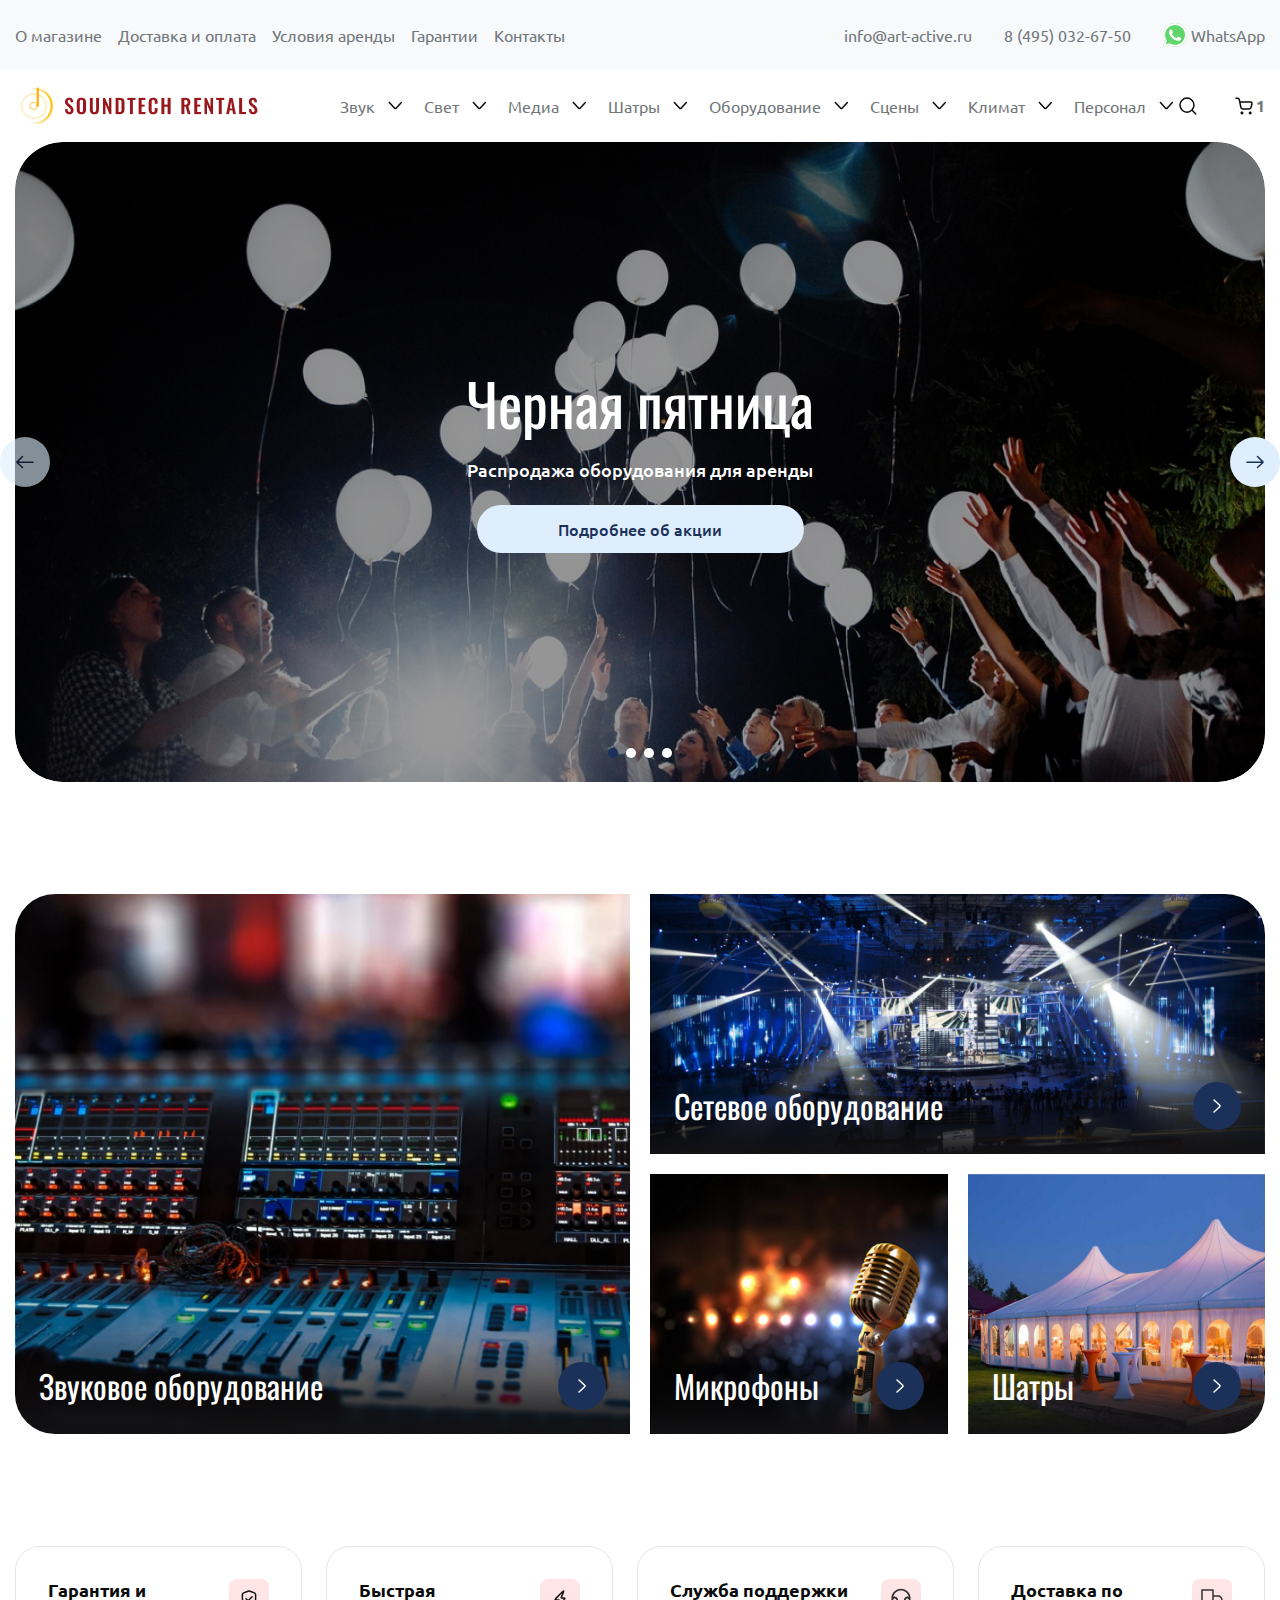
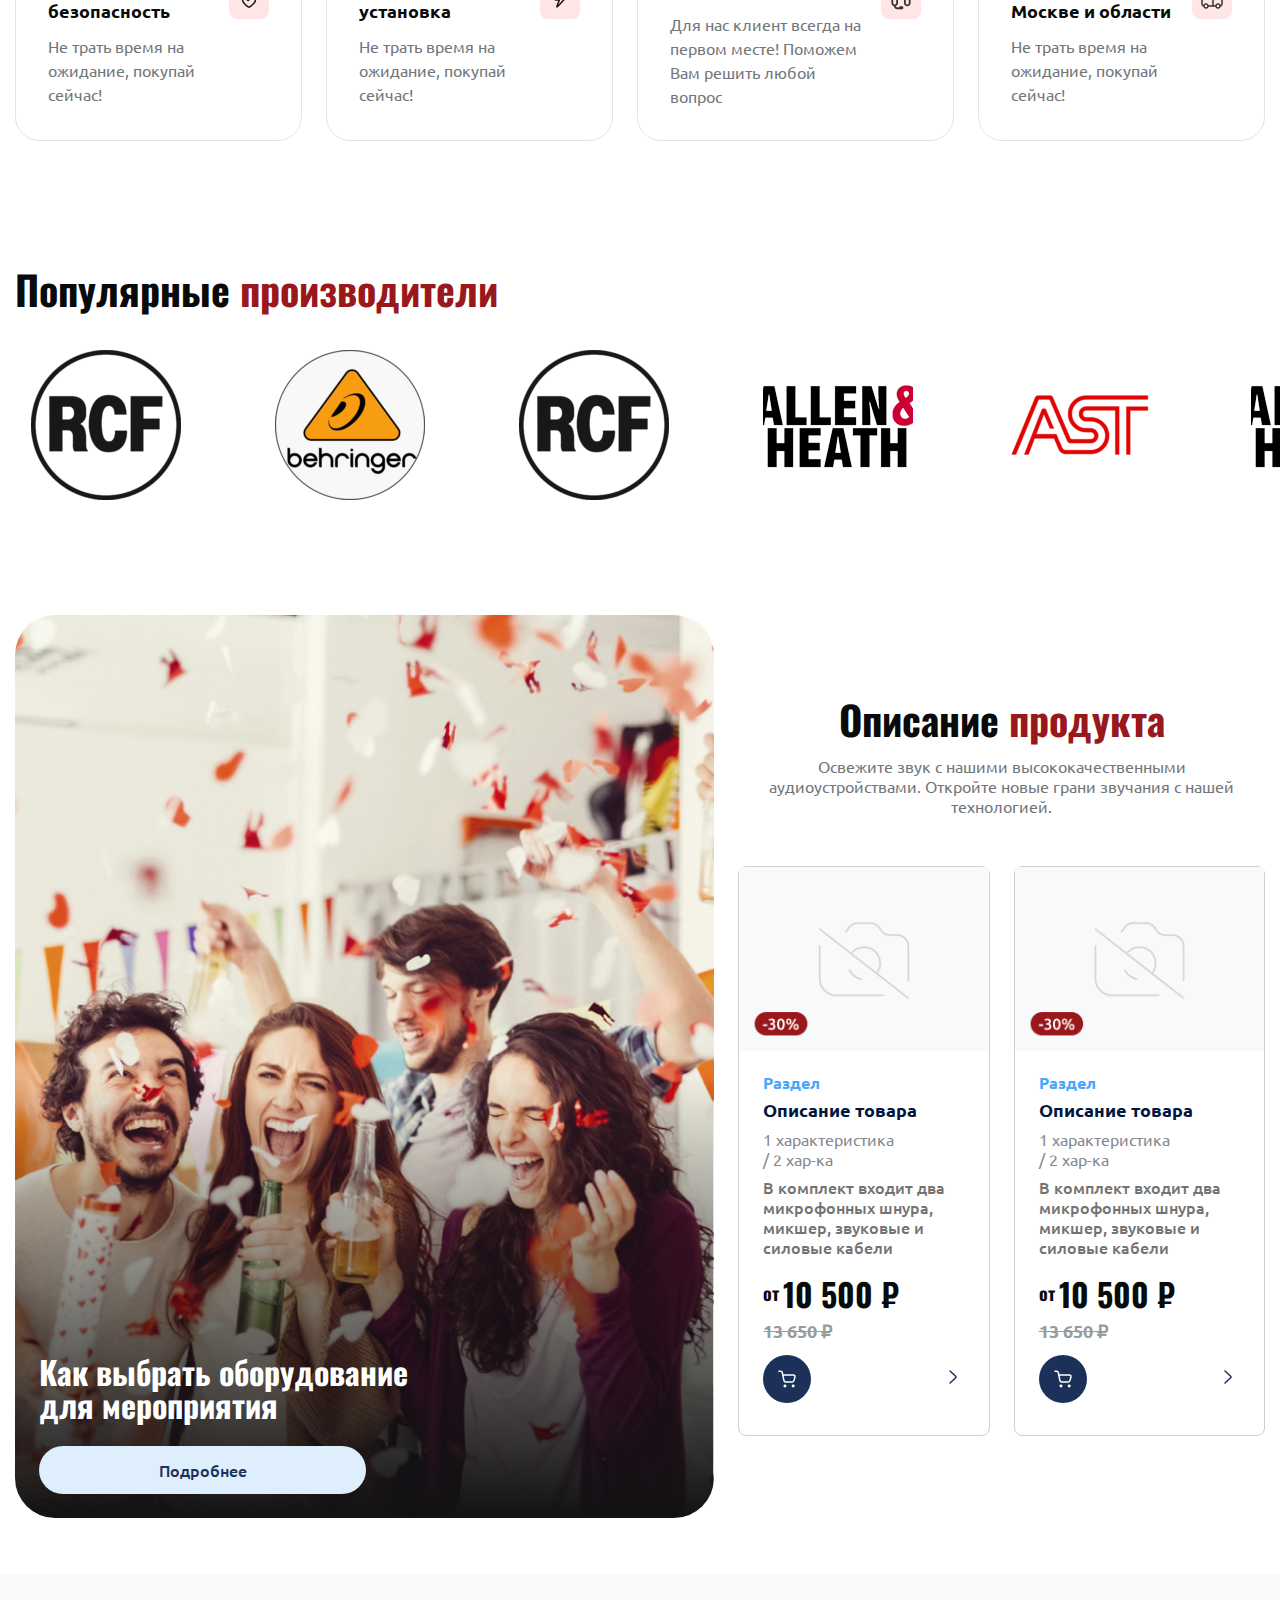
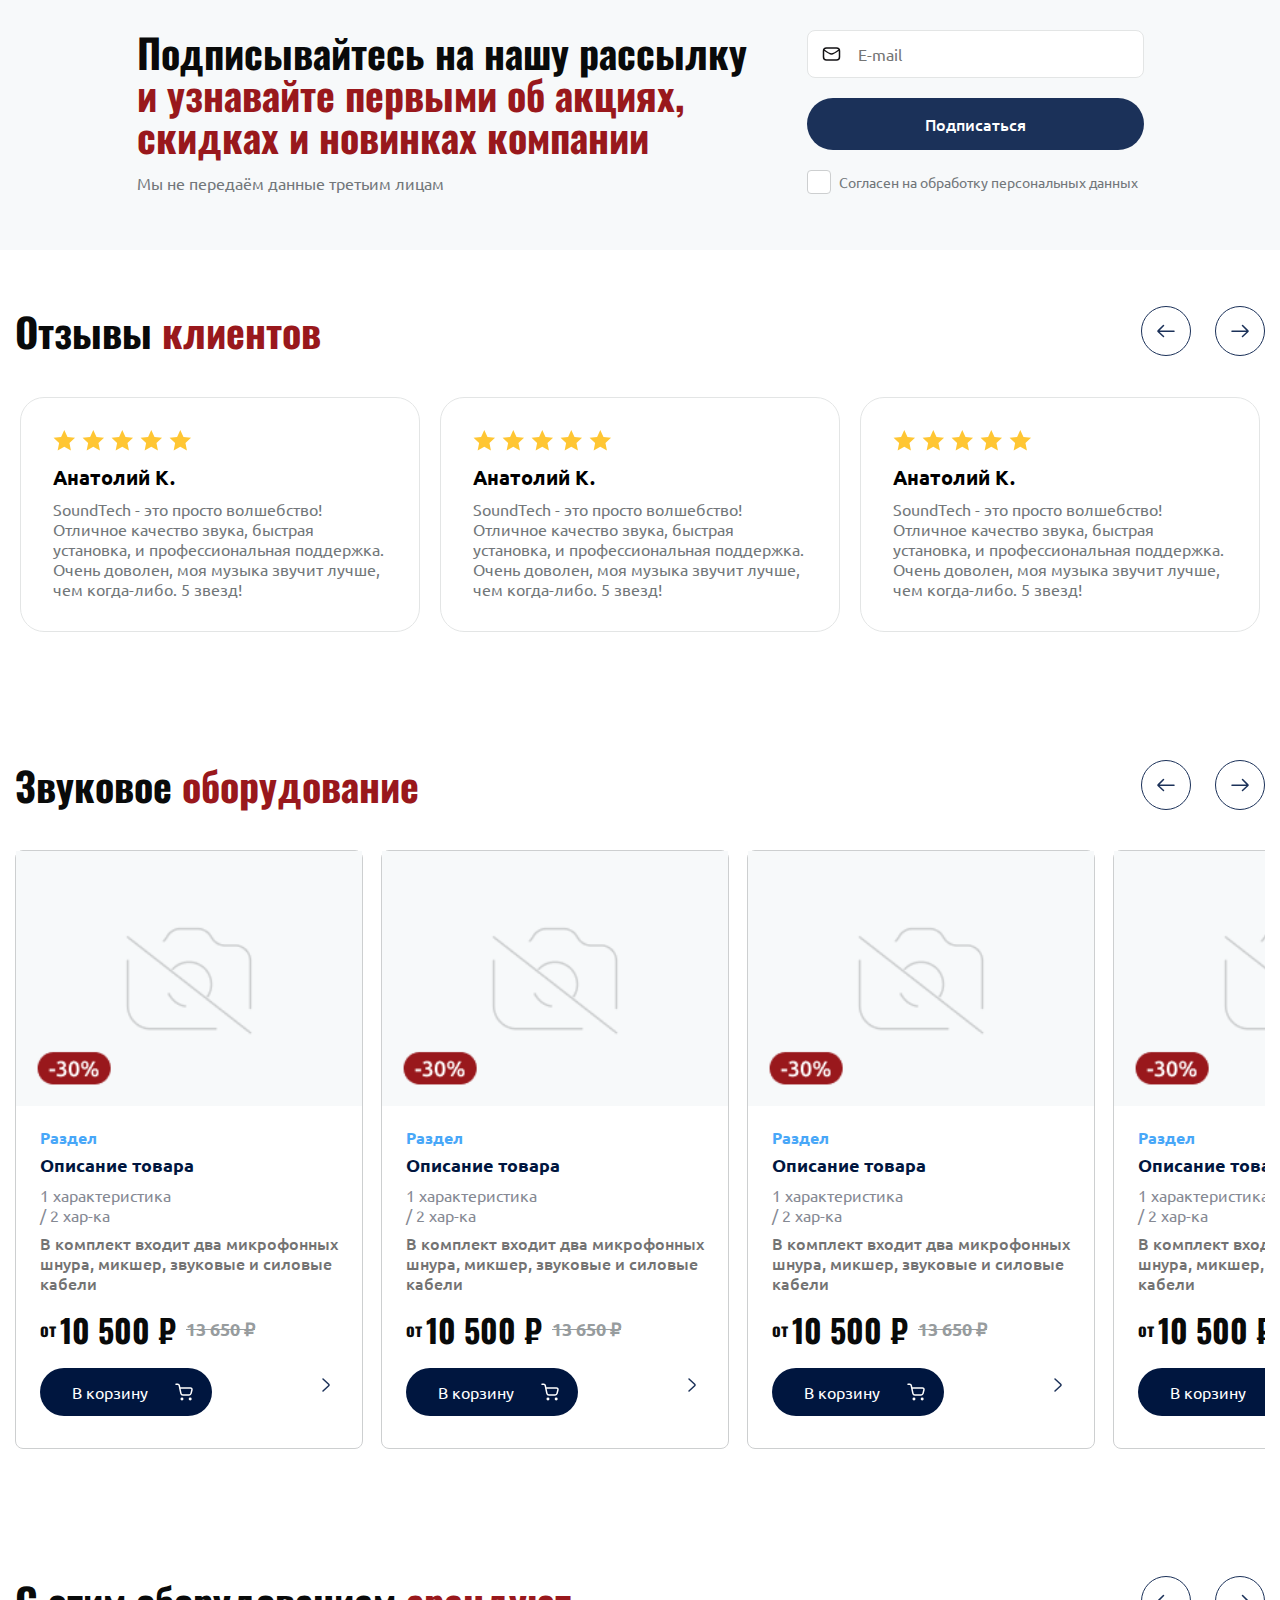
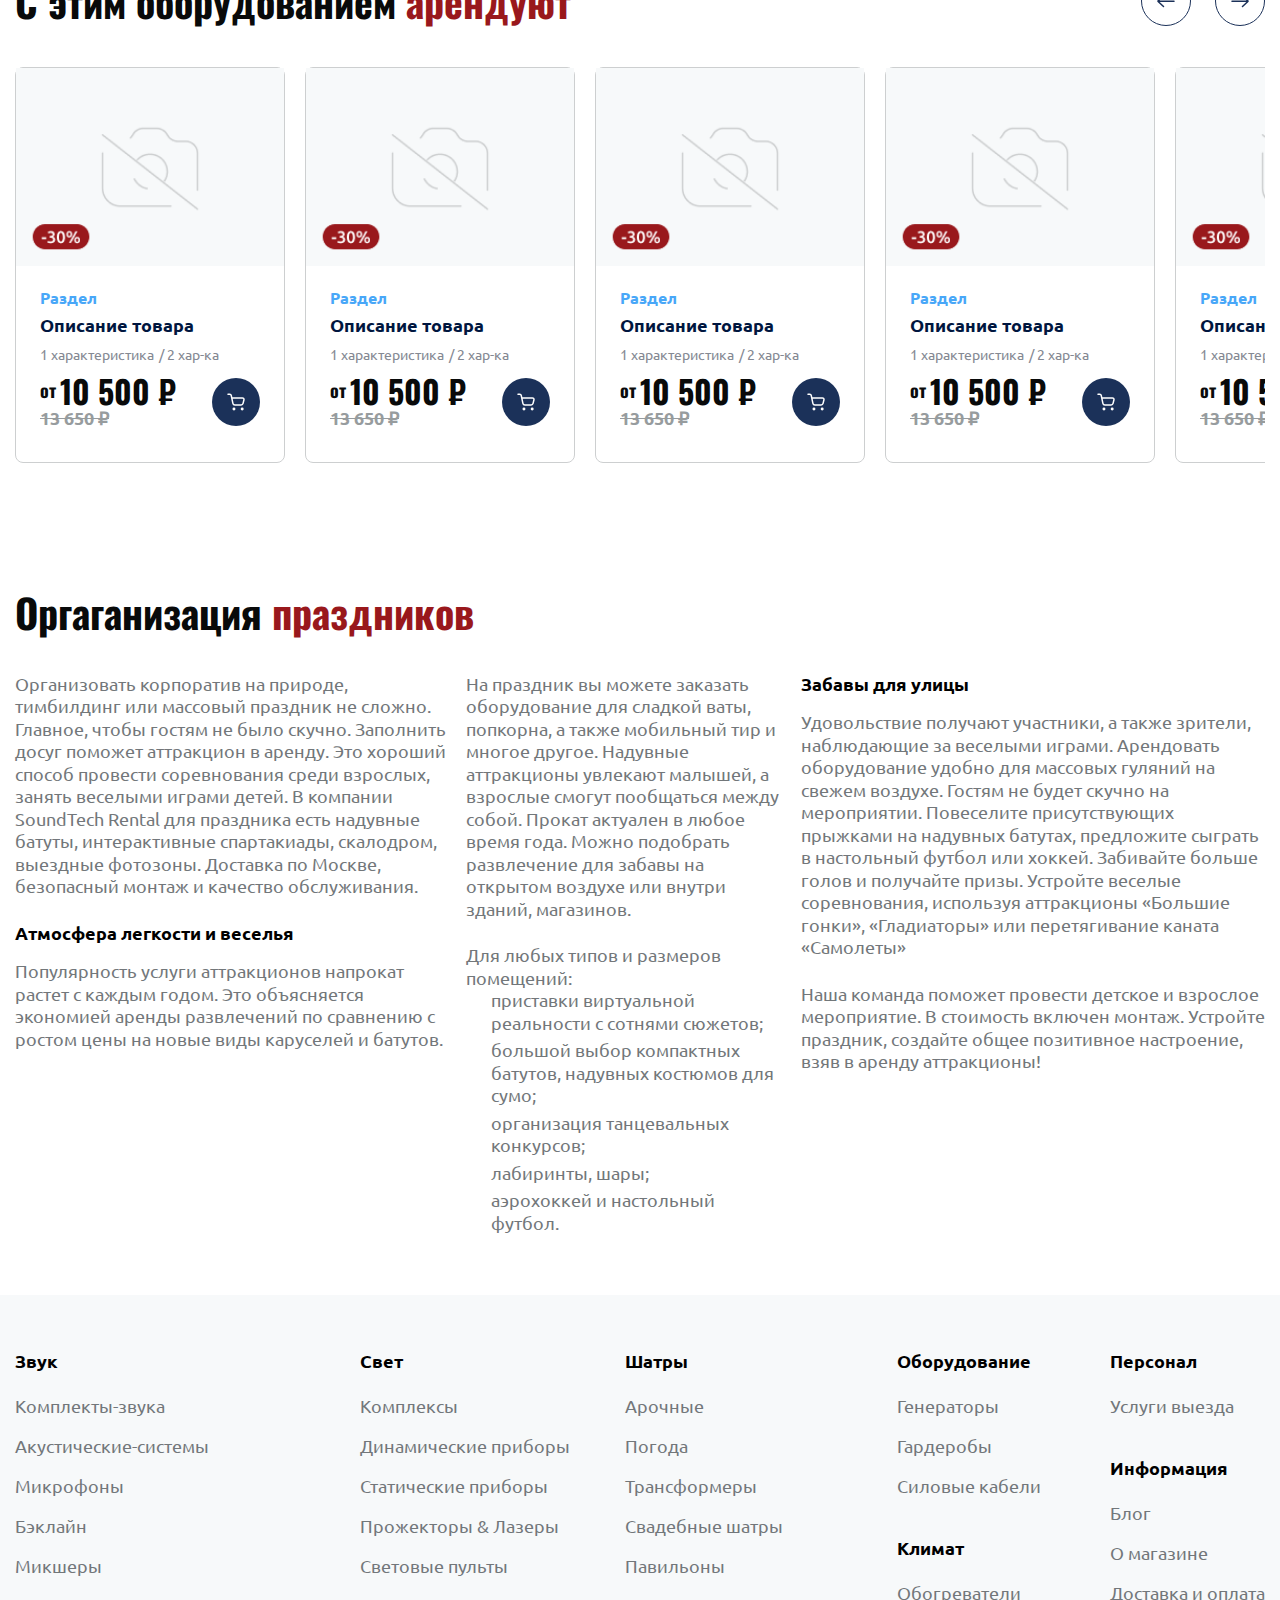
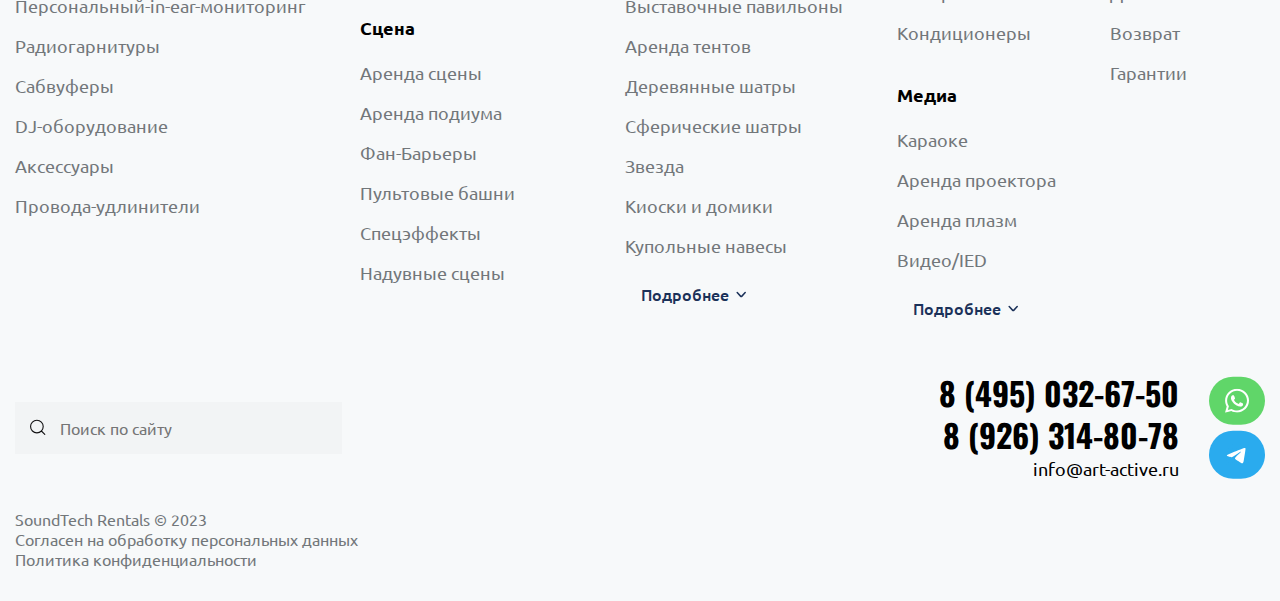
<file: home.html>
<!DOCTYPE html>
<html lang="en">
<head>
  <meta charset="UTF-8">
  <meta http-equiv="X-UA-Compatible" content="IE=edge">
  <meta name="viewport" content="width=device-width, initial-scale=1.0">
  <link rel="preconnect" href="https://fonts.googleapis.com">
  <link rel="preconnect" href="https://fonts.gstatic.com" crossorigin>
  <link href="https://fonts.googleapis.com/css2?family=Oswald:wght@400;500;600;700&family=Ubuntu:wght@400;500;700&display=swap" rel="stylesheet">
  <link
    rel="stylesheet"
    href="https://cdn.jsdelivr.net/npm/swiper@10/swiper-bundle.min.css"/>
  <link rel="stylesheet" href="css/style.css">
  <title>Document</title>
</head>
<body>
  <div class="wrapper">
    <header  class="header">
      <div class="header-promo" style="display: none;">
        <p class="header-promo__text">Скидка 3% до 18.09 + бесплатная доставка по Москве</p>
        <button class="header-promo__btn"> 
          <svg xmlns="http://www.w3.org/2000/svg" width="25" height="24" viewBox="0 0 25 24" fill="none">
            <path d="M6.5 6L12.5 12M12.5 12L18.5 18M12.5 12L18.5 6M12.5 12L6.5 18" stroke="white" stroke-width="1.5" stroke-linecap="round"/>
          </svg>
        </button>
      </div>
      <div class="header-top">
        <div class="container">
          <div class="header-top__inner">
            <nav class="header-top__nav">
              <ul class="header-top__nav-list" itemscope itemtype="http://schema.org/SiteNavigationElement">
                <li class="header-top__nav-item"><a class="header-top__nav-link" itemprop="url" href="#">О магазине</a></li>
                <li class="header-top__nav-item"><a class="header-top__nav-link" itemprop="url" href="#">Доставка и оплата</a></li>
                <li class="header-top__nav-item"><a class="header-top__nav-link" itemprop="url" href="#">Условия аренды</a></li>
                <li class="header-top__nav-item"><a class="header-top__nav-link" itemprop="url" href="#">Гарантии </a></li>
                <li class="header-top__nav-item"><a class="header-top__nav-link" itemprop="url" href="#">Контакты </a></li>
              </ul>
            </nav>
            <div class="header-top__contacts-box">
              <a class="header-top__contacts-link" href="mailto:info@art-active.ru">info@art-active.ru</a>
              <a class="header-top__contacts-link" href="tel:84950326750">8 (495) 032-67-50</a>
              <a class="header-top__contacts-link" href="#">
                <img src="images/icons/whats-icon.svg" alt="">
                WhatsApp 
              </a>
            </div>
          </div>
        </div>
      </div>
      <div class="header-bot">
        <div class="container">
          <div class="header-bot__inner">
            <a class="header-bot__logo-link" href="#">
              <img src="images/icons/head-logo.svg" alt="">
              <img class="header-bot__logo-text" src="images/icons/logo-2.png" alt="">
            </a>
            <ul class="header-bot__list">
              <li class="header-bot__list-item">
                <a class="header-bot__list-link" href="#">
                  Звук
                  <svg class="arrow-down" xmlns="http://www.w3.org/2000/svg" width="25" height="25" viewBox="0 0 25 25" fill="none">
                    <path d="M6.36133 9.5L11.6542 15.1854C12.0447 15.6049 12.6779 15.6049 13.0684 15.1854L18.3613 9.5" stroke="#090A0A" stroke-width="1.5" stroke-linecap="round"/>
                    </svg>
                </a>
                <div class="header-bot__dropdown">
                  <div class="container">
                    <div class="header-bot__dropdown-inner">
                      <a class="header-bot__dropdown-link" href="#">
                        Арочные
                        <svg xmlns="http://www.w3.org/2000/svg" width="24" height="24" viewBox="0 0 24 24" fill="none">
                          <path d="M9 18L14.6854 12.7071C15.1049 12.3166 15.1049 11.6834 14.6854 11.2929L9 6" stroke="#131214" stroke-width="1.5" stroke-linecap="round"/>
                        </svg>
                      </a>
                      <a class="header-bot__dropdown-link" href="#">
                        Погода
                        <svg xmlns="http://www.w3.org/2000/svg" width="24" height="24" viewBox="0 0 24 24" fill="none">
                          <path d="M9 18L14.6854 12.7071C15.1049 12.3166 15.1049 11.6834 14.6854 11.2929L9 6" stroke="#131214" stroke-width="1.5" stroke-linecap="round"/>
                        </svg>
                      </a>
                      <a class="header-bot__dropdown-link" href="#">
                        Трансформеры
                        <svg xmlns="http://www.w3.org/2000/svg" width="24" height="24" viewBox="0 0 24 24" fill="none">
                          <path d="M9 18L14.6854 12.7071C15.1049 12.3166 15.1049 11.6834 14.6854 11.2929L9 6" stroke="#131214" stroke-width="1.5" stroke-linecap="round"/>
                        </svg>
                      </a>
                      <a class="header-bot__dropdown-link" href="#">
                        Свадебные шатры
                        <svg xmlns="http://www.w3.org/2000/svg" width="24" height="24" viewBox="0 0 24 24" fill="none">
                          <path d="M9 18L14.6854 12.7071C15.1049 12.3166 15.1049 11.6834 14.6854 11.2929L9 6" stroke="#131214" stroke-width="1.5" stroke-linecap="round"/>
                        </svg>
                      </a>
                      <a class="header-bot__dropdown-link" href="#">
                        Павильоны
                        <svg xmlns="http://www.w3.org/2000/svg" width="24" height="24" viewBox="0 0 24 24" fill="none">
                          <path d="M9 18L14.6854 12.7071C15.1049 12.3166 15.1049 11.6834 14.6854 11.2929L9 6" stroke="#131214" stroke-width="1.5" stroke-linecap="round"/>
                        </svg>
                      </a>
                      <a class="header-bot__dropdown-link" href="#">
                        Выставочные павильоны
                        <svg xmlns="http://www.w3.org/2000/svg" width="24" height="24" viewBox="0 0 24 24" fill="none">
                          <path d="M9 18L14.6854 12.7071C15.1049 12.3166 15.1049 11.6834 14.6854 11.2929L9 6" stroke="#131214" stroke-width="1.5" stroke-linecap="round"/>
                        </svg>
                      </a>
                      <a class="header-bot__dropdown-link" href="#">
                        Аренда тентов
                        <svg xmlns="http://www.w3.org/2000/svg" width="24" height="24" viewBox="0 0 24 24" fill="none">
                          <path d="M9 18L14.6854 12.7071C15.1049 12.3166 15.1049 11.6834 14.6854 11.2929L9 6" stroke="#131214" stroke-width="1.5" stroke-linecap="round"/>
                        </svg>
                      </a>
                      <a class="header-bot__dropdown-link" href="#">
                        Деревянные шатры
                        <svg xmlns="http://www.w3.org/2000/svg" width="24" height="24" viewBox="0 0 24 24" fill="none">
                          <path d="M9 18L14.6854 12.7071C15.1049 12.3166 15.1049 11.6834 14.6854 11.2929L9 6" stroke="#131214" stroke-width="1.5" stroke-linecap="round"/>
                        </svg>
                      </a>
                      <a class="header-bot__dropdown-link" href="#">
                        Сферические шатры
                        <svg xmlns="http://www.w3.org/2000/svg" width="24" height="24" viewBox="0 0 24 24" fill="none">
                          <path d="M9 18L14.6854 12.7071C15.1049 12.3166 15.1049 11.6834 14.6854 11.2929L9 6" stroke="#131214" stroke-width="1.5" stroke-linecap="round"/>
                        </svg>
                      </a>
                      <a class="header-bot__dropdown-link" href="#">
                        Звезда
                        <svg xmlns="http://www.w3.org/2000/svg" width="24" height="24" viewBox="0 0 24 24" fill="none">
                          <path d="M9 18L14.6854 12.7071C15.1049 12.3166 15.1049 11.6834 14.6854 11.2929L9 6" stroke="#131214" stroke-width="1.5" stroke-linecap="round"/>
                        </svg>
                      </a>
                      <a class="header-bot__dropdown-link" href="#">
                        Киоски и домики
                        <svg xmlns="http://www.w3.org/2000/svg" width="24" height="24" viewBox="0 0 24 24" fill="none">
                          <path d="M9 18L14.6854 12.7071C15.1049 12.3166 15.1049 11.6834 14.6854 11.2929L9 6" stroke="#131214" stroke-width="1.5" stroke-linecap="round"/>
                        </svg>
                      </a>
                      <a class="header-bot__dropdown-link" href="#">
                        Купольные навесы
                        <svg xmlns="http://www.w3.org/2000/svg" width="24" height="24" viewBox="0 0 24 24" fill="none">
                          <path d="M9 18L14.6854 12.7071C15.1049 12.3166 15.1049 11.6834 14.6854 11.2929L9 6" stroke="#131214" stroke-width="1.5" stroke-linecap="round"/>
                        </svg>
                      </a>
                      <a class="header-bot__dropdown-link" href="#">
                        Тенты Сидней
                        <svg xmlns="http://www.w3.org/2000/svg" width="24" height="24" viewBox="0 0 24 24" fill="none">
                          <path d="M9 18L14.6854 12.7071C15.1049 12.3166 15.1049 11.6834 14.6854 11.2929L9 6" stroke="#131214" stroke-width="1.5" stroke-linecap="round"/>
                        </svg>
                      </a>
                      <a class="header-bot__dropdown-link" href="#">
                        Большие шатры
                        <svg xmlns="http://www.w3.org/2000/svg" width="24" height="24" viewBox="0 0 24 24" fill="none">
                          <path d="M9 18L14.6854 12.7071C15.1049 12.3166 15.1049 11.6834 14.6854 11.2929L9 6" stroke="#131214" stroke-width="1.5" stroke-linecap="round"/>
                        </svg>
                      </a>
                      <a class="header-bot__dropdown-link" href="#">
                        Черные шатры
                        <svg xmlns="http://www.w3.org/2000/svg" width="24" height="24" viewBox="0 0 24 24" fill="none">
                          <path d="M9 18L14.6854 12.7071C15.1049 12.3166 15.1049 11.6834 14.6854 11.2929L9 6" stroke="#131214" stroke-width="1.5" stroke-linecap="round"/>
                        </svg>
                      </a>
                    </div>
                    <a class="header-bot__dropdown-main-link" href="#">
                      Звук 
                      <img src="images/icons/circle-arr-right.svg" alt="">
                    </a>
                  </div>
                </div>
              </li>
              <li class="header-bot__list-item">
                <a class="header-bot__list-link" href="#">
                  Свет
                  <svg class="arrow-down" xmlns="http://www.w3.org/2000/svg" width="25" height="25" viewBox="0 0 25 25" fill="none">
                    <path d="M6.36133 9.5L11.6542 15.1854C12.0447 15.6049 12.6779 15.6049 13.0684 15.1854L18.3613 9.5" stroke="#090A0A" stroke-width="1.5" stroke-linecap="round"/>
                    </svg>
                </a>
                <div class="header-bot__dropdown">
                  <div class="container">
                    <div class="header-bot__dropdown-inner">
                      <a class="header-bot__dropdown-link" href="#">
                        Арочные
                        <svg xmlns="http://www.w3.org/2000/svg" width="24" height="24" viewBox="0 0 24 24" fill="none">
                          <path d="M9 18L14.6854 12.7071C15.1049 12.3166 15.1049 11.6834 14.6854 11.2929L9 6" stroke="#131214" stroke-width="1.5" stroke-linecap="round"/>
                        </svg>
                      </a>
                      <a class="header-bot__dropdown-link" href="#">
                        Погода
                        <svg xmlns="http://www.w3.org/2000/svg" width="24" height="24" viewBox="0 0 24 24" fill="none">
                          <path d="M9 18L14.6854 12.7071C15.1049 12.3166 15.1049 11.6834 14.6854 11.2929L9 6" stroke="#131214" stroke-width="1.5" stroke-linecap="round"/>
                        </svg>
                      </a>
                      <a class="header-bot__dropdown-link" href="#">
                        Трансформеры
                        <svg xmlns="http://www.w3.org/2000/svg" width="24" height="24" viewBox="0 0 24 24" fill="none">
                          <path d="M9 18L14.6854 12.7071C15.1049 12.3166 15.1049 11.6834 14.6854 11.2929L9 6" stroke="#131214" stroke-width="1.5" stroke-linecap="round"/>
                        </svg>
                      </a>
                      <a class="header-bot__dropdown-link" href="#">
                        Свадебные шатры
                        <svg xmlns="http://www.w3.org/2000/svg" width="24" height="24" viewBox="0 0 24 24" fill="none">
                          <path d="M9 18L14.6854 12.7071C15.1049 12.3166 15.1049 11.6834 14.6854 11.2929L9 6" stroke="#131214" stroke-width="1.5" stroke-linecap="round"/>
                        </svg>
                      </a>
                      <a class="header-bot__dropdown-link" href="#">
                        Павильоны
                        <svg xmlns="http://www.w3.org/2000/svg" width="24" height="24" viewBox="0 0 24 24" fill="none">
                          <path d="M9 18L14.6854 12.7071C15.1049 12.3166 15.1049 11.6834 14.6854 11.2929L9 6" stroke="#131214" stroke-width="1.5" stroke-linecap="round"/>
                        </svg>
                      </a>
                      <a class="header-bot__dropdown-link" href="#">
                        Выставочные павильоны
                        <svg xmlns="http://www.w3.org/2000/svg" width="24" height="24" viewBox="0 0 24 24" fill="none">
                          <path d="M9 18L14.6854 12.7071C15.1049 12.3166 15.1049 11.6834 14.6854 11.2929L9 6" stroke="#131214" stroke-width="1.5" stroke-linecap="round"/>
                        </svg>
                      </a>
                      <a class="header-bot__dropdown-link" href="#">
                        Аренда тентов
                        <svg xmlns="http://www.w3.org/2000/svg" width="24" height="24" viewBox="0 0 24 24" fill="none">
                          <path d="M9 18L14.6854 12.7071C15.1049 12.3166 15.1049 11.6834 14.6854 11.2929L9 6" stroke="#131214" stroke-width="1.5" stroke-linecap="round"/>
                        </svg>
                      </a>
                      <a class="header-bot__dropdown-link" href="#">
                        Деревянные шатры
                        <svg xmlns="http://www.w3.org/2000/svg" width="24" height="24" viewBox="0 0 24 24" fill="none">
                          <path d="M9 18L14.6854 12.7071C15.1049 12.3166 15.1049 11.6834 14.6854 11.2929L9 6" stroke="#131214" stroke-width="1.5" stroke-linecap="round"/>
                        </svg>
                      </a>
                      <a class="header-bot__dropdown-link" href="#">
                        Сферические шатры
                        <svg xmlns="http://www.w3.org/2000/svg" width="24" height="24" viewBox="0 0 24 24" fill="none">
                          <path d="M9 18L14.6854 12.7071C15.1049 12.3166 15.1049 11.6834 14.6854 11.2929L9 6" stroke="#131214" stroke-width="1.5" stroke-linecap="round"/>
                        </svg>
                      </a>
                      <a class="header-bot__dropdown-link" href="#">
                        Звезда
                        <svg xmlns="http://www.w3.org/2000/svg" width="24" height="24" viewBox="0 0 24 24" fill="none">
                          <path d="M9 18L14.6854 12.7071C15.1049 12.3166 15.1049 11.6834 14.6854 11.2929L9 6" stroke="#131214" stroke-width="1.5" stroke-linecap="round"/>
                        </svg>
                      </a>
                      <a class="header-bot__dropdown-link" href="#">
                        Киоски и домики
                        <svg xmlns="http://www.w3.org/2000/svg" width="24" height="24" viewBox="0 0 24 24" fill="none">
                          <path d="M9 18L14.6854 12.7071C15.1049 12.3166 15.1049 11.6834 14.6854 11.2929L9 6" stroke="#131214" stroke-width="1.5" stroke-linecap="round"/>
                        </svg>
                      </a>
                      <a class="header-bot__dropdown-link" href="#">
                        Купольные навесы
                        <svg xmlns="http://www.w3.org/2000/svg" width="24" height="24" viewBox="0 0 24 24" fill="none">
                          <path d="M9 18L14.6854 12.7071C15.1049 12.3166 15.1049 11.6834 14.6854 11.2929L9 6" stroke="#131214" stroke-width="1.5" stroke-linecap="round"/>
                        </svg>
                      </a>
                      <a class="header-bot__dropdown-link" href="#">
                        Тенты Сидней
                        <svg xmlns="http://www.w3.org/2000/svg" width="24" height="24" viewBox="0 0 24 24" fill="none">
                          <path d="M9 18L14.6854 12.7071C15.1049 12.3166 15.1049 11.6834 14.6854 11.2929L9 6" stroke="#131214" stroke-width="1.5" stroke-linecap="round"/>
                        </svg>
                      </a>
                      <a class="header-bot__dropdown-link" href="#">
                        Большие шатры
                        <svg xmlns="http://www.w3.org/2000/svg" width="24" height="24" viewBox="0 0 24 24" fill="none">
                          <path d="M9 18L14.6854 12.7071C15.1049 12.3166 15.1049 11.6834 14.6854 11.2929L9 6" stroke="#131214" stroke-width="1.5" stroke-linecap="round"/>
                        </svg>
                      </a>
                      <a class="header-bot__dropdown-link" href="#">
                        Черные шатры
                        <svg xmlns="http://www.w3.org/2000/svg" width="24" height="24" viewBox="0 0 24 24" fill="none">
                          <path d="M9 18L14.6854 12.7071C15.1049 12.3166 15.1049 11.6834 14.6854 11.2929L9 6" stroke="#131214" stroke-width="1.5" stroke-linecap="round"/>
                        </svg>
                      </a>
                    </div>
                    <a class="header-bot__dropdown-main-link" href="#">
                      Свет 
                      <img src="images/icons/circle-arr-right.svg" alt="">
                    </a>
                  </div>
                </div>
              </li>
              <li class="header-bot__list-item">
                <a class="header-bot__list-link" href="#">
                  Медиа
                  <svg class="arrow-down" xmlns="http://www.w3.org/2000/svg" width="25" height="25" viewBox="0 0 25 25" fill="none">
                    <path d="M6.36133 9.5L11.6542 15.1854C12.0447 15.6049 12.6779 15.6049 13.0684 15.1854L18.3613 9.5" stroke="#090A0A" stroke-width="1.5" stroke-linecap="round"/>
                    </svg>
                </a>
                <div class="header-bot__dropdown">
                  <div class="container">
                    <div class="header-bot__dropdown-inner">
                      <a class="header-bot__dropdown-link" href="#">
                        Арочные
                        <svg xmlns="http://www.w3.org/2000/svg" width="24" height="24" viewBox="0 0 24 24" fill="none">
                          <path d="M9 18L14.6854 12.7071C15.1049 12.3166 15.1049 11.6834 14.6854 11.2929L9 6" stroke="#131214" stroke-width="1.5" stroke-linecap="round"/>
                        </svg>
                      </a>
                      <a class="header-bot__dropdown-link" href="#">
                        Погода
                        <svg xmlns="http://www.w3.org/2000/svg" width="24" height="24" viewBox="0 0 24 24" fill="none">
                          <path d="M9 18L14.6854 12.7071C15.1049 12.3166 15.1049 11.6834 14.6854 11.2929L9 6" stroke="#131214" stroke-width="1.5" stroke-linecap="round"/>
                        </svg>
                      </a>
                      <a class="header-bot__dropdown-link" href="#">
                        Трансформеры
                        <svg xmlns="http://www.w3.org/2000/svg" width="24" height="24" viewBox="0 0 24 24" fill="none">
                          <path d="M9 18L14.6854 12.7071C15.1049 12.3166 15.1049 11.6834 14.6854 11.2929L9 6" stroke="#131214" stroke-width="1.5" stroke-linecap="round"/>
                        </svg>
                      </a>
                      <a class="header-bot__dropdown-link" href="#">
                        Свадебные шатры
                        <svg xmlns="http://www.w3.org/2000/svg" width="24" height="24" viewBox="0 0 24 24" fill="none">
                          <path d="M9 18L14.6854 12.7071C15.1049 12.3166 15.1049 11.6834 14.6854 11.2929L9 6" stroke="#131214" stroke-width="1.5" stroke-linecap="round"/>
                        </svg>
                      </a>
                      <a class="header-bot__dropdown-link" href="#">
                        Павильоны
                        <svg xmlns="http://www.w3.org/2000/svg" width="24" height="24" viewBox="0 0 24 24" fill="none">
                          <path d="M9 18L14.6854 12.7071C15.1049 12.3166 15.1049 11.6834 14.6854 11.2929L9 6" stroke="#131214" stroke-width="1.5" stroke-linecap="round"/>
                        </svg>
                      </a>
                      <a class="header-bot__dropdown-link" href="#">
                        Выставочные павильоны
                        <svg xmlns="http://www.w3.org/2000/svg" width="24" height="24" viewBox="0 0 24 24" fill="none">
                          <path d="M9 18L14.6854 12.7071C15.1049 12.3166 15.1049 11.6834 14.6854 11.2929L9 6" stroke="#131214" stroke-width="1.5" stroke-linecap="round"/>
                        </svg>
                      </a>
                      <a class="header-bot__dropdown-link" href="#">
                        Аренда тентов
                        <svg xmlns="http://www.w3.org/2000/svg" width="24" height="24" viewBox="0 0 24 24" fill="none">
                          <path d="M9 18L14.6854 12.7071C15.1049 12.3166 15.1049 11.6834 14.6854 11.2929L9 6" stroke="#131214" stroke-width="1.5" stroke-linecap="round"/>
                        </svg>
                      </a>
                      <a class="header-bot__dropdown-link" href="#">
                        Деревянные шатры
                        <svg xmlns="http://www.w3.org/2000/svg" width="24" height="24" viewBox="0 0 24 24" fill="none">
                          <path d="M9 18L14.6854 12.7071C15.1049 12.3166 15.1049 11.6834 14.6854 11.2929L9 6" stroke="#131214" stroke-width="1.5" stroke-linecap="round"/>
                        </svg>
                      </a>
                      <a class="header-bot__dropdown-link" href="#">
                        Сферические шатры
                        <svg xmlns="http://www.w3.org/2000/svg" width="24" height="24" viewBox="0 0 24 24" fill="none">
                          <path d="M9 18L14.6854 12.7071C15.1049 12.3166 15.1049 11.6834 14.6854 11.2929L9 6" stroke="#131214" stroke-width="1.5" stroke-linecap="round"/>
                        </svg>
                      </a>
                      <a class="header-bot__dropdown-link" href="#">
                        Звезда
                        <svg xmlns="http://www.w3.org/2000/svg" width="24" height="24" viewBox="0 0 24 24" fill="none">
                          <path d="M9 18L14.6854 12.7071C15.1049 12.3166 15.1049 11.6834 14.6854 11.2929L9 6" stroke="#131214" stroke-width="1.5" stroke-linecap="round"/>
                        </svg>
                      </a>
                      <a class="header-bot__dropdown-link" href="#">
                        Киоски и домики
                        <svg xmlns="http://www.w3.org/2000/svg" width="24" height="24" viewBox="0 0 24 24" fill="none">
                          <path d="M9 18L14.6854 12.7071C15.1049 12.3166 15.1049 11.6834 14.6854 11.2929L9 6" stroke="#131214" stroke-width="1.5" stroke-linecap="round"/>
                        </svg>
                      </a>
                      <a class="header-bot__dropdown-link" href="#">
                        Купольные навесы
                        <svg xmlns="http://www.w3.org/2000/svg" width="24" height="24" viewBox="0 0 24 24" fill="none">
                          <path d="M9 18L14.6854 12.7071C15.1049 12.3166 15.1049 11.6834 14.6854 11.2929L9 6" stroke="#131214" stroke-width="1.5" stroke-linecap="round"/>
                        </svg>
                      </a>
                      <a class="header-bot__dropdown-link" href="#">
                        Тенты Сидней
                        <svg xmlns="http://www.w3.org/2000/svg" width="24" height="24" viewBox="0 0 24 24" fill="none">
                          <path d="M9 18L14.6854 12.7071C15.1049 12.3166 15.1049 11.6834 14.6854 11.2929L9 6" stroke="#131214" stroke-width="1.5" stroke-linecap="round"/>
                        </svg>
                      </a>
                      <a class="header-bot__dropdown-link" href="#">
                        Большие шатры
                        <svg xmlns="http://www.w3.org/2000/svg" width="24" height="24" viewBox="0 0 24 24" fill="none">
                          <path d="M9 18L14.6854 12.7071C15.1049 12.3166 15.1049 11.6834 14.6854 11.2929L9 6" stroke="#131214" stroke-width="1.5" stroke-linecap="round"/>
                        </svg>
                      </a>
                      <a class="header-bot__dropdown-link" href="#">
                        Черные шатры
                        <svg xmlns="http://www.w3.org/2000/svg" width="24" height="24" viewBox="0 0 24 24" fill="none">
                          <path d="M9 18L14.6854 12.7071C15.1049 12.3166 15.1049 11.6834 14.6854 11.2929L9 6" stroke="#131214" stroke-width="1.5" stroke-linecap="round"/>
                        </svg>
                      </a>
                    </div>
                    <a class="header-bot__dropdown-main-link" href="#">
                      Медиа
                      <img src="images/icons/circle-arr-right.svg" alt="">
                    </a>
                  </div>
                </div>
              </li>
              <li class="header-bot__list-item">
                <a class="header-bot__list-link" href="#">
                  Шатры
                  <svg class="arrow-down" xmlns="http://www.w3.org/2000/svg" width="25" height="25" viewBox="0 0 25 25" fill="none">
                    <path d="M6.36133 9.5L11.6542 15.1854C12.0447 15.6049 12.6779 15.6049 13.0684 15.1854L18.3613 9.5" stroke="#090A0A" stroke-width="1.5" stroke-linecap="round"/>
                    </svg>
                </a>
                <div class="header-bot__dropdown">
                  <div class="container">
                    <div class="header-bot__dropdown-inner">
                      <a class="header-bot__dropdown-link" href="#">
                        Арочные
                        <svg xmlns="http://www.w3.org/2000/svg" width="24" height="24" viewBox="0 0 24 24" fill="none">
                          <path d="M9 18L14.6854 12.7071C15.1049 12.3166 15.1049 11.6834 14.6854 11.2929L9 6" stroke="#131214" stroke-width="1.5" stroke-linecap="round"/>
                        </svg>
                      </a>
                      <a class="header-bot__dropdown-link" href="#">
                        Погода
                        <svg xmlns="http://www.w3.org/2000/svg" width="24" height="24" viewBox="0 0 24 24" fill="none">
                          <path d="M9 18L14.6854 12.7071C15.1049 12.3166 15.1049 11.6834 14.6854 11.2929L9 6" stroke="#131214" stroke-width="1.5" stroke-linecap="round"/>
                        </svg>
                      </a>
                      <a class="header-bot__dropdown-link" href="#">
                        Трансформеры
                        <svg xmlns="http://www.w3.org/2000/svg" width="24" height="24" viewBox="0 0 24 24" fill="none">
                          <path d="M9 18L14.6854 12.7071C15.1049 12.3166 15.1049 11.6834 14.6854 11.2929L9 6" stroke="#131214" stroke-width="1.5" stroke-linecap="round"/>
                        </svg>
                      </a>
                      <a class="header-bot__dropdown-link" href="#">
                        Свадебные шатры
                        <svg xmlns="http://www.w3.org/2000/svg" width="24" height="24" viewBox="0 0 24 24" fill="none">
                          <path d="M9 18L14.6854 12.7071C15.1049 12.3166 15.1049 11.6834 14.6854 11.2929L9 6" stroke="#131214" stroke-width="1.5" stroke-linecap="round"/>
                        </svg>
                      </a>
                      <a class="header-bot__dropdown-link" href="#">
                        Павильоны
                        <svg xmlns="http://www.w3.org/2000/svg" width="24" height="24" viewBox="0 0 24 24" fill="none">
                          <path d="M9 18L14.6854 12.7071C15.1049 12.3166 15.1049 11.6834 14.6854 11.2929L9 6" stroke="#131214" stroke-width="1.5" stroke-linecap="round"/>
                        </svg>
                      </a>
                      <a class="header-bot__dropdown-link" href="#">
                        Выставочные павильоны
                        <svg xmlns="http://www.w3.org/2000/svg" width="24" height="24" viewBox="0 0 24 24" fill="none">
                          <path d="M9 18L14.6854 12.7071C15.1049 12.3166 15.1049 11.6834 14.6854 11.2929L9 6" stroke="#131214" stroke-width="1.5" stroke-linecap="round"/>
                        </svg>
                      </a>
                      <a class="header-bot__dropdown-link" href="#">
                        Аренда тентов
                        <svg xmlns="http://www.w3.org/2000/svg" width="24" height="24" viewBox="0 0 24 24" fill="none">
                          <path d="M9 18L14.6854 12.7071C15.1049 12.3166 15.1049 11.6834 14.6854 11.2929L9 6" stroke="#131214" stroke-width="1.5" stroke-linecap="round"/>
                        </svg>
                      </a>
                      <a class="header-bot__dropdown-link" href="#">
                        Деревянные шатры
                        <svg xmlns="http://www.w3.org/2000/svg" width="24" height="24" viewBox="0 0 24 24" fill="none">
                          <path d="M9 18L14.6854 12.7071C15.1049 12.3166 15.1049 11.6834 14.6854 11.2929L9 6" stroke="#131214" stroke-width="1.5" stroke-linecap="round"/>
                        </svg>
                      </a>
                      <a class="header-bot__dropdown-link" href="#">
                        Сферические шатры
                        <svg xmlns="http://www.w3.org/2000/svg" width="24" height="24" viewBox="0 0 24 24" fill="none">
                          <path d="M9 18L14.6854 12.7071C15.1049 12.3166 15.1049 11.6834 14.6854 11.2929L9 6" stroke="#131214" stroke-width="1.5" stroke-linecap="round"/>
                        </svg>
                      </a>
                      <a class="header-bot__dropdown-link" href="#">
                        Звезда
                        <svg xmlns="http://www.w3.org/2000/svg" width="24" height="24" viewBox="0 0 24 24" fill="none">
                          <path d="M9 18L14.6854 12.7071C15.1049 12.3166 15.1049 11.6834 14.6854 11.2929L9 6" stroke="#131214" stroke-width="1.5" stroke-linecap="round"/>
                        </svg>
                      </a>
                      <a class="header-bot__dropdown-link" href="#">
                        Киоски и домики
                        <svg xmlns="http://www.w3.org/2000/svg" width="24" height="24" viewBox="0 0 24 24" fill="none">
                          <path d="M9 18L14.6854 12.7071C15.1049 12.3166 15.1049 11.6834 14.6854 11.2929L9 6" stroke="#131214" stroke-width="1.5" stroke-linecap="round"/>
                        </svg>
                      </a>
                      <a class="header-bot__dropdown-link" href="#">
                        Купольные навесы
                        <svg xmlns="http://www.w3.org/2000/svg" width="24" height="24" viewBox="0 0 24 24" fill="none">
                          <path d="M9 18L14.6854 12.7071C15.1049 12.3166 15.1049 11.6834 14.6854 11.2929L9 6" stroke="#131214" stroke-width="1.5" stroke-linecap="round"/>
                        </svg>
                      </a>
                      <a class="header-bot__dropdown-link" href="#">
                        Тенты Сидней
                        <svg xmlns="http://www.w3.org/2000/svg" width="24" height="24" viewBox="0 0 24 24" fill="none">
                          <path d="M9 18L14.6854 12.7071C15.1049 12.3166 15.1049 11.6834 14.6854 11.2929L9 6" stroke="#131214" stroke-width="1.5" stroke-linecap="round"/>
                        </svg>
                      </a>
                      <a class="header-bot__dropdown-link" href="#">
                        Большие шатры
                        <svg xmlns="http://www.w3.org/2000/svg" width="24" height="24" viewBox="0 0 24 24" fill="none">
                          <path d="M9 18L14.6854 12.7071C15.1049 12.3166 15.1049 11.6834 14.6854 11.2929L9 6" stroke="#131214" stroke-width="1.5" stroke-linecap="round"/>
                        </svg>
                      </a>
                      <a class="header-bot__dropdown-link" href="#">
                        Черные шатры
                        <svg xmlns="http://www.w3.org/2000/svg" width="24" height="24" viewBox="0 0 24 24" fill="none">
                          <path d="M9 18L14.6854 12.7071C15.1049 12.3166 15.1049 11.6834 14.6854 11.2929L9 6" stroke="#131214" stroke-width="1.5" stroke-linecap="round"/>
                        </svg>
                      </a>
                    </div>
                    <a class="header-bot__dropdown-main-link" href="#">
                      Все шатры 
                      <img src="images/icons/circle-arr-right.svg" alt="">
                    </a>
                  </div>
                </div>
              </li>
              <li class="header-bot__list-item">
                <a class="header-bot__list-link" href="#">
                  Оборудование
                  <svg class="arrow-down" xmlns="http://www.w3.org/2000/svg" width="25" height="25" viewBox="0 0 25 25" fill="none">
                    <path d="M6.36133 9.5L11.6542 15.1854C12.0447 15.6049 12.6779 15.6049 13.0684 15.1854L18.3613 9.5" stroke="#090A0A" stroke-width="1.5" stroke-linecap="round"/>
                    </svg>
                </a>
                <div class="header-bot__dropdown">
                  <div class="container">
                    <div class="header-bot__dropdown-inner">
                      <a class="header-bot__dropdown-link" href="#">
                        Арочные
                        <svg xmlns="http://www.w3.org/2000/svg" width="24" height="24" viewBox="0 0 24 24" fill="none">
                          <path d="M9 18L14.6854 12.7071C15.1049 12.3166 15.1049 11.6834 14.6854 11.2929L9 6" stroke="#131214" stroke-width="1.5" stroke-linecap="round"/>
                        </svg>
                      </a>
                      <a class="header-bot__dropdown-link" href="#">
                        Погода
                        <svg xmlns="http://www.w3.org/2000/svg" width="24" height="24" viewBox="0 0 24 24" fill="none">
                          <path d="M9 18L14.6854 12.7071C15.1049 12.3166 15.1049 11.6834 14.6854 11.2929L9 6" stroke="#131214" stroke-width="1.5" stroke-linecap="round"/>
                        </svg>
                      </a>
                      <a class="header-bot__dropdown-link" href="#">
                        Трансформеры
                        <svg xmlns="http://www.w3.org/2000/svg" width="24" height="24" viewBox="0 0 24 24" fill="none">
                          <path d="M9 18L14.6854 12.7071C15.1049 12.3166 15.1049 11.6834 14.6854 11.2929L9 6" stroke="#131214" stroke-width="1.5" stroke-linecap="round"/>
                        </svg>
                      </a>
                      <a class="header-bot__dropdown-link" href="#">
                        Свадебные шатры
                        <svg xmlns="http://www.w3.org/2000/svg" width="24" height="24" viewBox="0 0 24 24" fill="none">
                          <path d="M9 18L14.6854 12.7071C15.1049 12.3166 15.1049 11.6834 14.6854 11.2929L9 6" stroke="#131214" stroke-width="1.5" stroke-linecap="round"/>
                        </svg>
                      </a>
                      <a class="header-bot__dropdown-link" href="#">
                        Павильоны
                        <svg xmlns="http://www.w3.org/2000/svg" width="24" height="24" viewBox="0 0 24 24" fill="none">
                          <path d="M9 18L14.6854 12.7071C15.1049 12.3166 15.1049 11.6834 14.6854 11.2929L9 6" stroke="#131214" stroke-width="1.5" stroke-linecap="round"/>
                        </svg>
                      </a>
                      <a class="header-bot__dropdown-link" href="#">
                        Выставочные павильоны
                        <svg xmlns="http://www.w3.org/2000/svg" width="24" height="24" viewBox="0 0 24 24" fill="none">
                          <path d="M9 18L14.6854 12.7071C15.1049 12.3166 15.1049 11.6834 14.6854 11.2929L9 6" stroke="#131214" stroke-width="1.5" stroke-linecap="round"/>
                        </svg>
                      </a>
                      <a class="header-bot__dropdown-link" href="#">
                        Аренда тентов
                        <svg xmlns="http://www.w3.org/2000/svg" width="24" height="24" viewBox="0 0 24 24" fill="none">
                          <path d="M9 18L14.6854 12.7071C15.1049 12.3166 15.1049 11.6834 14.6854 11.2929L9 6" stroke="#131214" stroke-width="1.5" stroke-linecap="round"/>
                        </svg>
                      </a>
                      <a class="header-bot__dropdown-link" href="#">
                        Деревянные шатры
                        <svg xmlns="http://www.w3.org/2000/svg" width="24" height="24" viewBox="0 0 24 24" fill="none">
                          <path d="M9 18L14.6854 12.7071C15.1049 12.3166 15.1049 11.6834 14.6854 11.2929L9 6" stroke="#131214" stroke-width="1.5" stroke-linecap="round"/>
                        </svg>
                      </a>
                      <a class="header-bot__dropdown-link" href="#">
                        Сферические шатры
                        <svg xmlns="http://www.w3.org/2000/svg" width="24" height="24" viewBox="0 0 24 24" fill="none">
                          <path d="M9 18L14.6854 12.7071C15.1049 12.3166 15.1049 11.6834 14.6854 11.2929L9 6" stroke="#131214" stroke-width="1.5" stroke-linecap="round"/>
                        </svg>
                      </a>
                      <a class="header-bot__dropdown-link" href="#">
                        Звезда
                        <svg xmlns="http://www.w3.org/2000/svg" width="24" height="24" viewBox="0 0 24 24" fill="none">
                          <path d="M9 18L14.6854 12.7071C15.1049 12.3166 15.1049 11.6834 14.6854 11.2929L9 6" stroke="#131214" stroke-width="1.5" stroke-linecap="round"/>
                        </svg>
                      </a>
                      <a class="header-bot__dropdown-link" href="#">
                        Киоски и домики
                        <svg xmlns="http://www.w3.org/2000/svg" width="24" height="24" viewBox="0 0 24 24" fill="none">
                          <path d="M9 18L14.6854 12.7071C15.1049 12.3166 15.1049 11.6834 14.6854 11.2929L9 6" stroke="#131214" stroke-width="1.5" stroke-linecap="round"/>
                        </svg>
                      </a>
                      <a class="header-bot__dropdown-link" href="#">
                        Купольные навесы
                        <svg xmlns="http://www.w3.org/2000/svg" width="24" height="24" viewBox="0 0 24 24" fill="none">
                          <path d="M9 18L14.6854 12.7071C15.1049 12.3166 15.1049 11.6834 14.6854 11.2929L9 6" stroke="#131214" stroke-width="1.5" stroke-linecap="round"/>
                        </svg>
                      </a>
                      <a class="header-bot__dropdown-link" href="#">
                        Тенты Сидней
                        <svg xmlns="http://www.w3.org/2000/svg" width="24" height="24" viewBox="0 0 24 24" fill="none">
                          <path d="M9 18L14.6854 12.7071C15.1049 12.3166 15.1049 11.6834 14.6854 11.2929L9 6" stroke="#131214" stroke-width="1.5" stroke-linecap="round"/>
                        </svg>
                      </a>
                      <a class="header-bot__dropdown-link" href="#">
                        Большие шатры
                        <svg xmlns="http://www.w3.org/2000/svg" width="24" height="24" viewBox="0 0 24 24" fill="none">
                          <path d="M9 18L14.6854 12.7071C15.1049 12.3166 15.1049 11.6834 14.6854 11.2929L9 6" stroke="#131214" stroke-width="1.5" stroke-linecap="round"/>
                        </svg>
                      </a>
                      <a class="header-bot__dropdown-link" href="#">
                        Черные шатры
                        <svg xmlns="http://www.w3.org/2000/svg" width="24" height="24" viewBox="0 0 24 24" fill="none">
                          <path d="M9 18L14.6854 12.7071C15.1049 12.3166 15.1049 11.6834 14.6854 11.2929L9 6" stroke="#131214" stroke-width="1.5" stroke-linecap="round"/>
                        </svg>
                      </a>
                    </div>
                    <a class="header-bot__dropdown-main-link" href="#">
                      Оборудование
                      <img src="images/icons/circle-arr-right.svg" alt="">
                    </a>
                  </div>
                </div>
              </li>
              <li class="header-bot__list-item">
                <a class="header-bot__list-link" href="#">
                  Сцены
                  <svg class="arrow-down" xmlns="http://www.w3.org/2000/svg" width="25" height="25" viewBox="0 0 25 25" fill="none">
                    <path d="M6.36133 9.5L11.6542 15.1854C12.0447 15.6049 12.6779 15.6049 13.0684 15.1854L18.3613 9.5" stroke="#090A0A" stroke-width="1.5" stroke-linecap="round"/>
                    </svg>
                </a>
                <div class="header-bot__dropdown">
                  <div class="container">
                    <div class="header-bot__dropdown-inner">
                      <a class="header-bot__dropdown-link" href="#">
                        Арочные
                        <svg xmlns="http://www.w3.org/2000/svg" width="24" height="24" viewBox="0 0 24 24" fill="none">
                          <path d="M9 18L14.6854 12.7071C15.1049 12.3166 15.1049 11.6834 14.6854 11.2929L9 6" stroke="#131214" stroke-width="1.5" stroke-linecap="round"/>
                        </svg>
                      </a>
                      <a class="header-bot__dropdown-link" href="#">
                        Погода
                        <svg xmlns="http://www.w3.org/2000/svg" width="24" height="24" viewBox="0 0 24 24" fill="none">
                          <path d="M9 18L14.6854 12.7071C15.1049 12.3166 15.1049 11.6834 14.6854 11.2929L9 6" stroke="#131214" stroke-width="1.5" stroke-linecap="round"/>
                        </svg>
                      </a>
                      <a class="header-bot__dropdown-link" href="#">
                        Трансформеры
                        <svg xmlns="http://www.w3.org/2000/svg" width="24" height="24" viewBox="0 0 24 24" fill="none">
                          <path d="M9 18L14.6854 12.7071C15.1049 12.3166 15.1049 11.6834 14.6854 11.2929L9 6" stroke="#131214" stroke-width="1.5" stroke-linecap="round"/>
                        </svg>
                      </a>
                      <a class="header-bot__dropdown-link" href="#">
                        Свадебные шатры
                        <svg xmlns="http://www.w3.org/2000/svg" width="24" height="24" viewBox="0 0 24 24" fill="none">
                          <path d="M9 18L14.6854 12.7071C15.1049 12.3166 15.1049 11.6834 14.6854 11.2929L9 6" stroke="#131214" stroke-width="1.5" stroke-linecap="round"/>
                        </svg>
                      </a>
                      <a class="header-bot__dropdown-link" href="#">
                        Павильоны
                        <svg xmlns="http://www.w3.org/2000/svg" width="24" height="24" viewBox="0 0 24 24" fill="none">
                          <path d="M9 18L14.6854 12.7071C15.1049 12.3166 15.1049 11.6834 14.6854 11.2929L9 6" stroke="#131214" stroke-width="1.5" stroke-linecap="round"/>
                        </svg>
                      </a>
                      <a class="header-bot__dropdown-link" href="#">
                        Выставочные павильоны
                        <svg xmlns="http://www.w3.org/2000/svg" width="24" height="24" viewBox="0 0 24 24" fill="none">
                          <path d="M9 18L14.6854 12.7071C15.1049 12.3166 15.1049 11.6834 14.6854 11.2929L9 6" stroke="#131214" stroke-width="1.5" stroke-linecap="round"/>
                        </svg>
                      </a>
                      <a class="header-bot__dropdown-link" href="#">
                        Аренда тентов
                        <svg xmlns="http://www.w3.org/2000/svg" width="24" height="24" viewBox="0 0 24 24" fill="none">
                          <path d="M9 18L14.6854 12.7071C15.1049 12.3166 15.1049 11.6834 14.6854 11.2929L9 6" stroke="#131214" stroke-width="1.5" stroke-linecap="round"/>
                        </svg>
                      </a>
                      <a class="header-bot__dropdown-link" href="#">
                        Деревянные шатры
                        <svg xmlns="http://www.w3.org/2000/svg" width="24" height="24" viewBox="0 0 24 24" fill="none">
                          <path d="M9 18L14.6854 12.7071C15.1049 12.3166 15.1049 11.6834 14.6854 11.2929L9 6" stroke="#131214" stroke-width="1.5" stroke-linecap="round"/>
                        </svg>
                      </a>
                      <a class="header-bot__dropdown-link" href="#">
                        Сферические шатры
                        <svg xmlns="http://www.w3.org/2000/svg" width="24" height="24" viewBox="0 0 24 24" fill="none">
                          <path d="M9 18L14.6854 12.7071C15.1049 12.3166 15.1049 11.6834 14.6854 11.2929L9 6" stroke="#131214" stroke-width="1.5" stroke-linecap="round"/>
                        </svg>
                      </a>
                      <a class="header-bot__dropdown-link" href="#">
                        Звезда
                        <svg xmlns="http://www.w3.org/2000/svg" width="24" height="24" viewBox="0 0 24 24" fill="none">
                          <path d="M9 18L14.6854 12.7071C15.1049 12.3166 15.1049 11.6834 14.6854 11.2929L9 6" stroke="#131214" stroke-width="1.5" stroke-linecap="round"/>
                        </svg>
                      </a>
                      <a class="header-bot__dropdown-link" href="#">
                        Киоски и домики
                        <svg xmlns="http://www.w3.org/2000/svg" width="24" height="24" viewBox="0 0 24 24" fill="none">
                          <path d="M9 18L14.6854 12.7071C15.1049 12.3166 15.1049 11.6834 14.6854 11.2929L9 6" stroke="#131214" stroke-width="1.5" stroke-linecap="round"/>
                        </svg>
                      </a>
                      <a class="header-bot__dropdown-link" href="#">
                        Купольные навесы
                        <svg xmlns="http://www.w3.org/2000/svg" width="24" height="24" viewBox="0 0 24 24" fill="none">
                          <path d="M9 18L14.6854 12.7071C15.1049 12.3166 15.1049 11.6834 14.6854 11.2929L9 6" stroke="#131214" stroke-width="1.5" stroke-linecap="round"/>
                        </svg>
                      </a>
                      <a class="header-bot__dropdown-link" href="#">
                        Тенты Сидней
                        <svg xmlns="http://www.w3.org/2000/svg" width="24" height="24" viewBox="0 0 24 24" fill="none">
                          <path d="M9 18L14.6854 12.7071C15.1049 12.3166 15.1049 11.6834 14.6854 11.2929L9 6" stroke="#131214" stroke-width="1.5" stroke-linecap="round"/>
                        </svg>
                      </a>
                      <a class="header-bot__dropdown-link" href="#">
                        Большие шатры
                        <svg xmlns="http://www.w3.org/2000/svg" width="24" height="24" viewBox="0 0 24 24" fill="none">
                          <path d="M9 18L14.6854 12.7071C15.1049 12.3166 15.1049 11.6834 14.6854 11.2929L9 6" stroke="#131214" stroke-width="1.5" stroke-linecap="round"/>
                        </svg>
                      </a>
                      <a class="header-bot__dropdown-link" href="#">
                        Черные шатры
                        <svg xmlns="http://www.w3.org/2000/svg" width="24" height="24" viewBox="0 0 24 24" fill="none">
                          <path d="M9 18L14.6854 12.7071C15.1049 12.3166 15.1049 11.6834 14.6854 11.2929L9 6" stroke="#131214" stroke-width="1.5" stroke-linecap="round"/>
                        </svg>
                      </a>
                    </div>
                    <a class="header-bot__dropdown-main-link" href="#">
                      Все сцены 
                      <img src="images/icons/circle-arr-right.svg" alt="">
                    </a>
                  </div>
                </div>
              </li>
              <li class="header-bot__list-item"> 
                <a class="header-bot__list-link" href="#">
                  Климат
                  <svg class="arrow-down" xmlns="http://www.w3.org/2000/svg" width="25" height="25" viewBox="0 0 25 25" fill="none">
                    <path d="M6.36133 9.5L11.6542 15.1854C12.0447 15.6049 12.6779 15.6049 13.0684 15.1854L18.3613 9.5" stroke="#090A0A" stroke-width="1.5" stroke-linecap="round"/>
                    </svg>
                </a>
                <div class="header-bot__dropdown">
                  <div class="container">
                    <div class="header-bot__dropdown-inner">
                      <a class="header-bot__dropdown-link" href="#">
                        Арочные
                        <svg xmlns="http://www.w3.org/2000/svg" width="24" height="24" viewBox="0 0 24 24" fill="none">
                          <path d="M9 18L14.6854 12.7071C15.1049 12.3166 15.1049 11.6834 14.6854 11.2929L9 6" stroke="#131214" stroke-width="1.5" stroke-linecap="round"/>
                        </svg>
                      </a>
                      <a class="header-bot__dropdown-link" href="#">
                        Погода
                        <svg xmlns="http://www.w3.org/2000/svg" width="24" height="24" viewBox="0 0 24 24" fill="none">
                          <path d="M9 18L14.6854 12.7071C15.1049 12.3166 15.1049 11.6834 14.6854 11.2929L9 6" stroke="#131214" stroke-width="1.5" stroke-linecap="round"/>
                        </svg>
                      </a>
                      <a class="header-bot__dropdown-link" href="#">
                        Трансформеры
                        <svg xmlns="http://www.w3.org/2000/svg" width="24" height="24" viewBox="0 0 24 24" fill="none">
                          <path d="M9 18L14.6854 12.7071C15.1049 12.3166 15.1049 11.6834 14.6854 11.2929L9 6" stroke="#131214" stroke-width="1.5" stroke-linecap="round"/>
                        </svg>
                      </a>
                      <a class="header-bot__dropdown-link" href="#">
                        Свадебные шатры
                        <svg xmlns="http://www.w3.org/2000/svg" width="24" height="24" viewBox="0 0 24 24" fill="none">
                          <path d="M9 18L14.6854 12.7071C15.1049 12.3166 15.1049 11.6834 14.6854 11.2929L9 6" stroke="#131214" stroke-width="1.5" stroke-linecap="round"/>
                        </svg>
                      </a>
                      <a class="header-bot__dropdown-link" href="#">
                        Павильоны
                        <svg xmlns="http://www.w3.org/2000/svg" width="24" height="24" viewBox="0 0 24 24" fill="none">
                          <path d="M9 18L14.6854 12.7071C15.1049 12.3166 15.1049 11.6834 14.6854 11.2929L9 6" stroke="#131214" stroke-width="1.5" stroke-linecap="round"/>
                        </svg>
                      </a>
                      <a class="header-bot__dropdown-link" href="#">
                        Выставочные павильоны
                        <svg xmlns="http://www.w3.org/2000/svg" width="24" height="24" viewBox="0 0 24 24" fill="none">
                          <path d="M9 18L14.6854 12.7071C15.1049 12.3166 15.1049 11.6834 14.6854 11.2929L9 6" stroke="#131214" stroke-width="1.5" stroke-linecap="round"/>
                        </svg>
                      </a>
                      <a class="header-bot__dropdown-link" href="#">
                        Аренда тентов
                        <svg xmlns="http://www.w3.org/2000/svg" width="24" height="24" viewBox="0 0 24 24" fill="none">
                          <path d="M9 18L14.6854 12.7071C15.1049 12.3166 15.1049 11.6834 14.6854 11.2929L9 6" stroke="#131214" stroke-width="1.5" stroke-linecap="round"/>
                        </svg>
                      </a>
                      <a class="header-bot__dropdown-link" href="#">
                        Деревянные шатры
                        <svg xmlns="http://www.w3.org/2000/svg" width="24" height="24" viewBox="0 0 24 24" fill="none">
                          <path d="M9 18L14.6854 12.7071C15.1049 12.3166 15.1049 11.6834 14.6854 11.2929L9 6" stroke="#131214" stroke-width="1.5" stroke-linecap="round"/>
                        </svg>
                      </a>
                      <a class="header-bot__dropdown-link" href="#">
                        Сферические шатры
                        <svg xmlns="http://www.w3.org/2000/svg" width="24" height="24" viewBox="0 0 24 24" fill="none">
                          <path d="M9 18L14.6854 12.7071C15.1049 12.3166 15.1049 11.6834 14.6854 11.2929L9 6" stroke="#131214" stroke-width="1.5" stroke-linecap="round"/>
                        </svg>
                      </a>
                      <a class="header-bot__dropdown-link" href="#">
                        Звезда
                        <svg xmlns="http://www.w3.org/2000/svg" width="24" height="24" viewBox="0 0 24 24" fill="none">
                          <path d="M9 18L14.6854 12.7071C15.1049 12.3166 15.1049 11.6834 14.6854 11.2929L9 6" stroke="#131214" stroke-width="1.5" stroke-linecap="round"/>
                        </svg>
                      </a>
                      <a class="header-bot__dropdown-link" href="#">
                        Киоски и домики
                        <svg xmlns="http://www.w3.org/2000/svg" width="24" height="24" viewBox="0 0 24 24" fill="none">
                          <path d="M9 18L14.6854 12.7071C15.1049 12.3166 15.1049 11.6834 14.6854 11.2929L9 6" stroke="#131214" stroke-width="1.5" stroke-linecap="round"/>
                        </svg>
                      </a>
                      <a class="header-bot__dropdown-link" href="#">
                        Купольные навесы
                        <svg xmlns="http://www.w3.org/2000/svg" width="24" height="24" viewBox="0 0 24 24" fill="none">
                          <path d="M9 18L14.6854 12.7071C15.1049 12.3166 15.1049 11.6834 14.6854 11.2929L9 6" stroke="#131214" stroke-width="1.5" stroke-linecap="round"/>
                        </svg>
                      </a>
                      <a class="header-bot__dropdown-link" href="#">
                        Тенты Сидней
                        <svg xmlns="http://www.w3.org/2000/svg" width="24" height="24" viewBox="0 0 24 24" fill="none">
                          <path d="M9 18L14.6854 12.7071C15.1049 12.3166 15.1049 11.6834 14.6854 11.2929L9 6" stroke="#131214" stroke-width="1.5" stroke-linecap="round"/>
                        </svg>
                      </a>
                      <a class="header-bot__dropdown-link" href="#">
                        Большие шатры
                        <svg xmlns="http://www.w3.org/2000/svg" width="24" height="24" viewBox="0 0 24 24" fill="none">
                          <path d="M9 18L14.6854 12.7071C15.1049 12.3166 15.1049 11.6834 14.6854 11.2929L9 6" stroke="#131214" stroke-width="1.5" stroke-linecap="round"/>
                        </svg>
                      </a>
                      <a class="header-bot__dropdown-link" href="#">
                        Черные шатры
                        <svg xmlns="http://www.w3.org/2000/svg" width="24" height="24" viewBox="0 0 24 24" fill="none">
                          <path d="M9 18L14.6854 12.7071C15.1049 12.3166 15.1049 11.6834 14.6854 11.2929L9 6" stroke="#131214" stroke-width="1.5" stroke-linecap="round"/>
                        </svg>
                      </a>
                    </div>
                    <a class="header-bot__dropdown-main-link" href="#">
                      Климат
                      <img src="images/icons/circle-arr-right.svg" alt="">
                    </a>
                  </div>
                </div>
              </li>
              <li class="header-bot__list-item">
                <a class="header-bot__list-link" href="#">
                  Персонал
                  <svg class="arrow-down" xmlns="http://www.w3.org/2000/svg" width="25" height="25" viewBox="0 0 25 25" fill="none">
                    <path d="M6.36133 9.5L11.6542 15.1854C12.0447 15.6049 12.6779 15.6049 13.0684 15.1854L18.3613 9.5" stroke="#090A0A" stroke-width="1.5" stroke-linecap="round"/>
                    </svg>
                </a>
                <div class="header-bot__dropdown">
                  <div class="container">
                    <div class="header-bot__dropdown-inner">
                      <a class="header-bot__dropdown-link" href="#">
                        Арочные
                        <svg xmlns="http://www.w3.org/2000/svg" width="24" height="24" viewBox="0 0 24 24" fill="none">
                          <path d="M9 18L14.6854 12.7071C15.1049 12.3166 15.1049 11.6834 14.6854 11.2929L9 6" stroke="#131214" stroke-width="1.5" stroke-linecap="round"/>
                        </svg>
                      </a>
                      <a class="header-bot__dropdown-link" href="#">
                        Погода
                        <svg xmlns="http://www.w3.org/2000/svg" width="24" height="24" viewBox="0 0 24 24" fill="none">
                          <path d="M9 18L14.6854 12.7071C15.1049 12.3166 15.1049 11.6834 14.6854 11.2929L9 6" stroke="#131214" stroke-width="1.5" stroke-linecap="round"/>
                        </svg>
                      </a>
                      <a class="header-bot__dropdown-link" href="#">
                        Трансформеры
                        <svg xmlns="http://www.w3.org/2000/svg" width="24" height="24" viewBox="0 0 24 24" fill="none">
                          <path d="M9 18L14.6854 12.7071C15.1049 12.3166 15.1049 11.6834 14.6854 11.2929L9 6" stroke="#131214" stroke-width="1.5" stroke-linecap="round"/>
                        </svg>
                      </a>
                      <a class="header-bot__dropdown-link" href="#">
                        Свадебные шатры
                        <svg xmlns="http://www.w3.org/2000/svg" width="24" height="24" viewBox="0 0 24 24" fill="none">
                          <path d="M9 18L14.6854 12.7071C15.1049 12.3166 15.1049 11.6834 14.6854 11.2929L9 6" stroke="#131214" stroke-width="1.5" stroke-linecap="round"/>
                        </svg>
                      </a>
                      <a class="header-bot__dropdown-link" href="#">
                        Павильоны
                        <svg xmlns="http://www.w3.org/2000/svg" width="24" height="24" viewBox="0 0 24 24" fill="none">
                          <path d="M9 18L14.6854 12.7071C15.1049 12.3166 15.1049 11.6834 14.6854 11.2929L9 6" stroke="#131214" stroke-width="1.5" stroke-linecap="round"/>
                        </svg>
                      </a>
                      <a class="header-bot__dropdown-link" href="#">
                        Выставочные павильоны
                        <svg xmlns="http://www.w3.org/2000/svg" width="24" height="24" viewBox="0 0 24 24" fill="none">
                          <path d="M9 18L14.6854 12.7071C15.1049 12.3166 15.1049 11.6834 14.6854 11.2929L9 6" stroke="#131214" stroke-width="1.5" stroke-linecap="round"/>
                        </svg>
                      </a>
                      <a class="header-bot__dropdown-link" href="#">
                        Аренда тентов
                        <svg xmlns="http://www.w3.org/2000/svg" width="24" height="24" viewBox="0 0 24 24" fill="none">
                          <path d="M9 18L14.6854 12.7071C15.1049 12.3166 15.1049 11.6834 14.6854 11.2929L9 6" stroke="#131214" stroke-width="1.5" stroke-linecap="round"/>
                        </svg>
                      </a>
                      <a class="header-bot__dropdown-link" href="#">
                        Деревянные шатры
                        <svg xmlns="http://www.w3.org/2000/svg" width="24" height="24" viewBox="0 0 24 24" fill="none">
                          <path d="M9 18L14.6854 12.7071C15.1049 12.3166 15.1049 11.6834 14.6854 11.2929L9 6" stroke="#131214" stroke-width="1.5" stroke-linecap="round"/>
                        </svg>
                      </a>
                      <a class="header-bot__dropdown-link" href="#">
                        Сферические шатры
                        <svg xmlns="http://www.w3.org/2000/svg" width="24" height="24" viewBox="0 0 24 24" fill="none">
                          <path d="M9 18L14.6854 12.7071C15.1049 12.3166 15.1049 11.6834 14.6854 11.2929L9 6" stroke="#131214" stroke-width="1.5" stroke-linecap="round"/>
                        </svg>
                      </a>
                      <a class="header-bot__dropdown-link" href="#">
                        Звезда
                        <svg xmlns="http://www.w3.org/2000/svg" width="24" height="24" viewBox="0 0 24 24" fill="none">
                          <path d="M9 18L14.6854 12.7071C15.1049 12.3166 15.1049 11.6834 14.6854 11.2929L9 6" stroke="#131214" stroke-width="1.5" stroke-linecap="round"/>
                        </svg>
                      </a>
                      <a class="header-bot__dropdown-link" href="#">
                        Киоски и домики
                        <svg xmlns="http://www.w3.org/2000/svg" width="24" height="24" viewBox="0 0 24 24" fill="none">
                          <path d="M9 18L14.6854 12.7071C15.1049 12.3166 15.1049 11.6834 14.6854 11.2929L9 6" stroke="#131214" stroke-width="1.5" stroke-linecap="round"/>
                        </svg>
                      </a>
                      <a class="header-bot__dropdown-link" href="#">
                        Купольные навесы
                        <svg xmlns="http://www.w3.org/2000/svg" width="24" height="24" viewBox="0 0 24 24" fill="none">
                          <path d="M9 18L14.6854 12.7071C15.1049 12.3166 15.1049 11.6834 14.6854 11.2929L9 6" stroke="#131214" stroke-width="1.5" stroke-linecap="round"/>
                        </svg>
                      </a>
                      <a class="header-bot__dropdown-link" href="#">
                        Тенты Сидней
                        <svg xmlns="http://www.w3.org/2000/svg" width="24" height="24" viewBox="0 0 24 24" fill="none">
                          <path d="M9 18L14.6854 12.7071C15.1049 12.3166 15.1049 11.6834 14.6854 11.2929L9 6" stroke="#131214" stroke-width="1.5" stroke-linecap="round"/>
                        </svg>
                      </a>
                      <a class="header-bot__dropdown-link" href="#">
                        Большие шатры
                        <svg xmlns="http://www.w3.org/2000/svg" width="24" height="24" viewBox="0 0 24 24" fill="none">
                          <path d="M9 18L14.6854 12.7071C15.1049 12.3166 15.1049 11.6834 14.6854 11.2929L9 6" stroke="#131214" stroke-width="1.5" stroke-linecap="round"/>
                        </svg>
                      </a>
                      <a class="header-bot__dropdown-link" href="#">
                        Черные шатры
                        <svg xmlns="http://www.w3.org/2000/svg" width="24" height="24" viewBox="0 0 24 24" fill="none">
                          <path d="M9 18L14.6854 12.7071C15.1049 12.3166 15.1049 11.6834 14.6854 11.2929L9 6" stroke="#131214" stroke-width="1.5" stroke-linecap="round"/>
                        </svg>
                      </a>
                    </div>
                    <a class="header-bot__dropdown-main-link" href="#">
                      Персонал
                      <img src="images/icons/circle-arr-right.svg" alt="">
                    </a>
                  </div>
                </div>
              </li>
            </ul>
            <div class="header-bot__input-box">
              <svg class="search-icon" xmlns="http://www.w3.org/2000/svg" width="24" height="24" viewBox="0 0 24 24" fill="none">
                <path d="M20 20L16.1333 16.1333M18.2222 11.1111C18.2222 15.0385 15.0385 18.2222 11.1111 18.2222C7.18375 18.2222 4 15.0385 4 11.1111C4 7.18375 7.18375 4 11.1111 4C15.0385 4 18.2222 7.18375 18.2222 11.1111Z" stroke="#090A0A" stroke-width="1.5" stroke-linecap="round" stroke-linejoin="round"/>
                </svg>
              <input class="input-search" type="text" placeholder="Поиск...">
              <svg class="input-closer" xmlns="http://www.w3.org/2000/svg" width="25" height="24" viewBox="0 0 25 24" fill="none">
                <path d="M6.5 6L12.5 12M12.5 12L18.5 18M12.5 12L18.5 6M12.5 12L6.5 18" stroke="black" stroke-width="1.5" stroke-linecap="round"/>
                </svg>
            </div>
            <button class="header-bot__search-btn--mobile">
              <svg xmlns="http://www.w3.org/2000/svg" width="24" height="24" viewBox="0 0 24 24" fill="none">
                <path d="M20 20L16.1333 16.1333M18.2222 11.1111C18.2222 15.0385 15.0385 18.2222 11.1111 18.2222C7.18375 18.2222 4 15.0385 4 11.1111C4 7.18375 7.18375 4 11.1111 4C15.0385 4 18.2222 7.18375 18.2222 11.1111Z" stroke="#131214" stroke-width="1.5" stroke-linecap="round" stroke-linejoin="round"/>
                </svg>
            </button>
            <a class="header-bot__cart-link"  href="#">
              <svg xmlns="http://www.w3.org/2000/svg" width="24" height="24" viewBox="0 0 24 24" fill="none">
                <path d="M4 4.1499H5.73042C6.46062 4.1499 7.09029 4.66304 7.23766 5.37822L8.88547 13.3746C9.08197 14.3282 9.92152 15.0124 10.8951 15.0124H17.0778C18.0255 15.0124 18.85 14.3633 19.0724 13.442L19.9563 9.78064C20.1901 8.81242 19.4564 7.88059 18.4604 7.88059H7.73068M10.7152 19.0726C10.7152 19.4847 10.3812 19.8188 9.9691 19.8188C9.55702 19.8188 9.22296 19.4847 9.22296 19.0726C9.22296 18.6606 9.55702 18.3265 9.9691 18.3265C10.3812 18.3265 10.7152 18.6606 10.7152 19.0726ZM18.9227 19.0726C18.9227 19.4847 18.5887 19.8188 18.1766 19.8188C17.7645 19.8188 17.4305 19.4847 17.4305 19.0726C17.4305 18.6606 17.7645 18.3265 18.1766 18.3265C18.5887 18.3265 18.9227 18.6606 18.9227 19.0726Z" stroke="#090A0A" stroke-width="1.5" stroke-linecap="round" stroke-linejoin="round"/>
                </svg>
              <span>1</span>
            </a>
            <button class="header-bot__burger">
              <svg xmlns="http://www.w3.org/2000/svg" width="24" height="24" viewBox="0 0 24 24" fill="none">
                <path d="M16 11.6667H4M12 5H4M20 18.3333H4" stroke="#131214" stroke-width="1.5" stroke-linecap="round"/>
              </svg>
            </button>
          </div>
        </div>
      </div>
      <div class="header__inputbox-mobile">
        <svg xmlns="http://www.w3.org/2000/svg" width="24" height="24" viewBox="0 0 24 24" fill="none">
          <path d="M20 19.9999L16.1333 16.1333M18.2222 11.111C18.2222 15.0384 15.0385 18.2222 11.1111 18.2222C7.18375 18.2222 4 15.0384 4 11.111C4 7.18369 7.18375 3.99994 11.1111 3.99994C15.0385 3.99994 18.2222 7.18369 18.2222 11.111Z" stroke="#131214" stroke-width="1.25" stroke-linecap="round" stroke-linejoin="round"/>
          </svg>
        <input type="text" placeholder="Например, микрофоны">
      </div>
      <div class="header__linksbox-mobile">
        <a class="header__linksbox-link" href="#">Звук</a>
        <a class="header__linksbox-link" href="#">Свет</a>
        <a class="header__linksbox-link" href="#">Медиа</a>
        <a class="header__linksbox-link" href="#">Шатры</a>
        <a class="header__linksbox-link" href="#">Персонал</a>
        <a class="header__linksbox-link" href="#">Сцены</a>
        <a class="header__linksbox-link" href="#">Климат</a>
        <a class="header__linksbox-link" href="#">Оборудование</a>
      </div>
      <!-- Мобильное меню -->
      <div class="header-drawer">
        <div class="header-drawer__content">
          <div class="header-drawer__links-box">
            <!-- При клике на эти кнопки, скрипт будет извлекать id, и по дата-атрибуту
              равному этому id найдет нужное меню подпунктов и отобразит
            -->
            <button class="header__linksbox-link" id="zvuk">Звук</button>
            <button class="header__linksbox-link" id="svet">Свет</button>
            <button class="header__linksbox-link" id="media">Медиа</button>
            <button class="header__linksbox-link" id="shatr">Шатры</button>
            <button class="header__linksbox-link" id="personal">Персонал</button>
            <button class="header__linksbox-link" id="scen">Сцены</button>
            <button class="header__linksbox-link" id="climat">Климат</button>
            <button class="header__linksbox-link" id="oborud">Оборудование</button>
          </div>
          <div class="header-drawer__contacts-box">
            <a class="header-drawer__contacts-link" href="mailto:info@art-active.ru">info@art-active.ru</a>
            <a class="header-drawer__contacts-link" href="tel:84950326750">84950326750</a>
            <a class="header-drawer__contacts-link" href="#">
              <img src="images/icons/whats-drawer.svg" alt="">
              WhatsApp
            </a>
          </div>
          <div class="header-drawer__menu">
            <a class="header-drawer__menu-link" href="#">
              О магазине
              <svg xmlns="http://www.w3.org/2000/svg" width="24" height="24" viewBox="0 0 24 24" fill="none">
                <path d="M9 18L14.6854 12.7071C15.1049 12.3166 15.1049 11.6834 14.6854 11.2929L9 6" stroke="#131214" stroke-width="1.5" stroke-linecap="round"/>
                </svg>
            </a>
            <a class="header-drawer__menu-link" href="#">
              Доставка и оплата
              <svg xmlns="http://www.w3.org/2000/svg" width="24" height="24" viewBox="0 0 24 24" fill="none">
                <path d="M9 18L14.6854 12.7071C15.1049 12.3166 15.1049 11.6834 14.6854 11.2929L9 6" stroke="#131214" stroke-width="1.5" stroke-linecap="round"/>
                </svg>
            </a>
            <a class="header-drawer__menu-link" href="#">
              Условия аренды
              <svg xmlns="http://www.w3.org/2000/svg" width="24" height="24" viewBox="0 0 24 24" fill="none">
                <path d="M9 18L14.6854 12.7071C15.1049 12.3166 15.1049 11.6834 14.6854 11.2929L9 6" stroke="#131214" stroke-width="1.5" stroke-linecap="round"/>
                </svg>
            </a>
            <a class="header-drawer__menu-link" href="#">
              Гарантии 
              <svg xmlns="http://www.w3.org/2000/svg" width="24" height="24" viewBox="0 0 24 24" fill="none">
                <path d="M9 18L14.6854 12.7071C15.1049 12.3166 15.1049 11.6834 14.6854 11.2929L9 6" stroke="#131214" stroke-width="1.5" stroke-linecap="round"/>
                </svg>
            </a>
            <a class="header-drawer__menu-link" href="#">
              Контакты
              <svg xmlns="http://www.w3.org/2000/svg" width="24" height="24" viewBox="0 0 24 24" fill="none">
                <path d="M9 18L14.6854 12.7071C15.1049 12.3166 15.1049 11.6834 14.6854 11.2929L9 6" stroke="#131214" stroke-width="1.5" stroke-linecap="round"/>
                </svg>
            </a>
          </div>
        </div>
      </div>
      <!-- Выдвигающиеся подпункты меню -->
      <div class="header-subdrawers-container">
        <div class="header-subdrawer" data-subdrawer="zvuk">
          <div class="header-subdrawer__content">
            <button class="header-subdrawer__back">
              <svg xmlns="http://www.w3.org/2000/svg" width="16" height="16" viewBox="0 0 16 16" fill="none">
                <path d="M10 12L6.20974 8.4714C5.93009 8.21106 5.93009 7.78894 6.20974 7.5286L10 4" stroke="#1B3159" stroke-width="1.5" stroke-linecap="round"/>
                </svg>
              Назад
            </button>
            <a class="header-subdrawer__main-link"  href="#">
              Все шатры
              <img src="images/icons/subdrawer-icon-arrow.svg" alt="">
            </a>
            <div class="header-subdrawer__links-box">
              <a class="header-subdrawer__link" href="#">
                Арочные
                <svg xmlns="http://www.w3.org/2000/svg" width="24" height="24" viewBox="0 0 24 24" fill="none">
                  <path d="M9 18L14.6854 12.7071C15.1049 12.3166 15.1049 11.6834 14.6854 11.2929L9 6" stroke="#131214" stroke-width="1.5" stroke-linecap="round"/>
                  </svg>
              </a>
              <a class="header-subdrawer__link" href="#">
                Погода
                <svg xmlns="http://www.w3.org/2000/svg" width="24" height="24" viewBox="0 0 24 24" fill="none">
                  <path d="M9 18L14.6854 12.7071C15.1049 12.3166 15.1049 11.6834 14.6854 11.2929L9 6" stroke="#131214" stroke-width="1.5" stroke-linecap="round"/>
                  </svg>
              </a>
              <a class="header-subdrawer__link" href="#">
                Трансформеры
                <svg xmlns="http://www.w3.org/2000/svg" width="24" height="24" viewBox="0 0 24 24" fill="none">
                  <path d="M9 18L14.6854 12.7071C15.1049 12.3166 15.1049 11.6834 14.6854 11.2929L9 6" stroke="#131214" stroke-width="1.5" stroke-linecap="round"/>
                  </svg>
              </a>
              <a class="header-subdrawer__link" href="#">
                Свадебные шатры
                <svg xmlns="http://www.w3.org/2000/svg" width="24" height="24" viewBox="0 0 24 24" fill="none">
                  <path d="M9 18L14.6854 12.7071C15.1049 12.3166 15.1049 11.6834 14.6854 11.2929L9 6" stroke="#131214" stroke-width="1.5" stroke-linecap="round"/>
                  </svg>
              </a>
              <a class="header-subdrawer__link" href="#">
                Павильоны
                <svg xmlns="http://www.w3.org/2000/svg" width="24" height="24" viewBox="0 0 24 24" fill="none">
                  <path d="M9 18L14.6854 12.7071C15.1049 12.3166 15.1049 11.6834 14.6854 11.2929L9 6" stroke="#131214" stroke-width="1.5" stroke-linecap="round"/>
                  </svg>
              </a>
              <a class="header-subdrawer__link" href="#">
                Выставочные павильоны
                <svg xmlns="http://www.w3.org/2000/svg" width="24" height="24" viewBox="0 0 24 24" fill="none">
                  <path d="M9 18L14.6854 12.7071C15.1049 12.3166 15.1049 11.6834 14.6854 11.2929L9 6" stroke="#131214" stroke-width="1.5" stroke-linecap="round"/>
                  </svg>
              </a>
              <a class="header-subdrawer__link" href="#">
                Аренда тентов
                <svg xmlns="http://www.w3.org/2000/svg" width="24" height="24" viewBox="0 0 24 24" fill="none">
                  <path d="M9 18L14.6854 12.7071C15.1049 12.3166 15.1049 11.6834 14.6854 11.2929L9 6" stroke="#131214" stroke-width="1.5" stroke-linecap="round"/>
                  </svg>
              </a>
              <a class="header-subdrawer__link" href="#">
                Деревянные шатры
                <svg xmlns="http://www.w3.org/2000/svg" width="24" height="24" viewBox="0 0 24 24" fill="none">
                  <path d="M9 18L14.6854 12.7071C15.1049 12.3166 15.1049 11.6834 14.6854 11.2929L9 6" stroke="#131214" stroke-width="1.5" stroke-linecap="round"/>
                  </svg>
              </a>
              <a class="header-subdrawer__link" href="#">
                Сферические шатры
                <svg xmlns="http://www.w3.org/2000/svg" width="24" height="24" viewBox="0 0 24 24" fill="none">
                  <path d="M9 18L14.6854 12.7071C15.1049 12.3166 15.1049 11.6834 14.6854 11.2929L9 6" stroke="#131214" stroke-width="1.5" stroke-linecap="round"/>
                  </svg>
              </a>
              <a class="header-subdrawer__link" href="#">
                Звезда
                <svg xmlns="http://www.w3.org/2000/svg" width="24" height="24" viewBox="0 0 24 24" fill="none">
                  <path d="M9 18L14.6854 12.7071C15.1049 12.3166 15.1049 11.6834 14.6854 11.2929L9 6" stroke="#131214" stroke-width="1.5" stroke-linecap="round"/>
                  </svg>
              </a>
              <a class="header-subdrawer__link" href="#">
                Киоски и домики
                <svg xmlns="http://www.w3.org/2000/svg" width="24" height="24" viewBox="0 0 24 24" fill="none">
                  <path d="M9 18L14.6854 12.7071C15.1049 12.3166 15.1049 11.6834 14.6854 11.2929L9 6" stroke="#131214" stroke-width="1.5" stroke-linecap="round"/>
                  </svg>
              </a>
              <a class="header-subdrawer__link" href="#">
                Купольные навесы
                <svg xmlns="http://www.w3.org/2000/svg" width="24" height="24" viewBox="0 0 24 24" fill="none">
                  <path d="M9 18L14.6854 12.7071C15.1049 12.3166 15.1049 11.6834 14.6854 11.2929L9 6" stroke="#131214" stroke-width="1.5" stroke-linecap="round"/>
                  </svg>
              </a>
              <a class="header-subdrawer__link" href="#">
                Тенты сидней
                <svg xmlns="http://www.w3.org/2000/svg" width="24" height="24" viewBox="0 0 24 24" fill="none">
                  <path d="M9 18L14.6854 12.7071C15.1049 12.3166 15.1049 11.6834 14.6854 11.2929L9 6" stroke="#131214" stroke-width="1.5" stroke-linecap="round"/>
                  </svg>
              </a>
              <a class="header-subdrawer__link" href="#">
                Большие шатры
                <svg xmlns="http://www.w3.org/2000/svg" width="24" height="24" viewBox="0 0 24 24" fill="none">
                  <path d="M9 18L14.6854 12.7071C15.1049 12.3166 15.1049 11.6834 14.6854 11.2929L9 6" stroke="#131214" stroke-width="1.5" stroke-linecap="round"/>
                  </svg>
              </a>
              <a class="header-subdrawer__link" href="#">
                Черные шатры
                <svg xmlns="http://www.w3.org/2000/svg" width="24" height="24" viewBox="0 0 24 24" fill="none">
                  <path d="M9 18L14.6854 12.7071C15.1049 12.3166 15.1049 11.6834 14.6854 11.2929L9 6" stroke="#131214" stroke-width="1.5" stroke-linecap="round"/>
                  </svg>
              </a>
            </div>
          </div>
        </div>
        <div class="header-subdrawer" data-subdrawer="svet">
          <div class="header-subdrawer__content">
            <button class="header-subdrawer__back">
              <svg xmlns="http://www.w3.org/2000/svg" width="16" height="16" viewBox="0 0 16 16" fill="none">
                <path d="M10 12L6.20974 8.4714C5.93009 8.21106 5.93009 7.78894 6.20974 7.5286L10 4" stroke="#1B3159" stroke-width="1.5" stroke-linecap="round"/>
                </svg>
              Назад
            </button>
            <a class="header-subdrawer__main-link"  href="#">
              Свет
              <img src="images/icons/subdrawer-icon-arrow.svg" alt="">
            </a>
            <div class="header-subdrawer__links-box">
              <a class="header-subdrawer__link" href="#">
                Арочные
                <svg xmlns="http://www.w3.org/2000/svg" width="24" height="24" viewBox="0 0 24 24" fill="none">
                  <path d="M9 18L14.6854 12.7071C15.1049 12.3166 15.1049 11.6834 14.6854 11.2929L9 6" stroke="#131214" stroke-width="1.5" stroke-linecap="round"/>
                  </svg>
              </a>
              <a class="header-subdrawer__link" href="#">
                Погода
                <svg xmlns="http://www.w3.org/2000/svg" width="24" height="24" viewBox="0 0 24 24" fill="none">
                  <path d="M9 18L14.6854 12.7071C15.1049 12.3166 15.1049 11.6834 14.6854 11.2929L9 6" stroke="#131214" stroke-width="1.5" stroke-linecap="round"/>
                  </svg>
              </a>
              <a class="header-subdrawer__link" href="#">
                Трансформеры
                <svg xmlns="http://www.w3.org/2000/svg" width="24" height="24" viewBox="0 0 24 24" fill="none">
                  <path d="M9 18L14.6854 12.7071C15.1049 12.3166 15.1049 11.6834 14.6854 11.2929L9 6" stroke="#131214" stroke-width="1.5" stroke-linecap="round"/>
                  </svg>
              </a>
              <a class="header-subdrawer__link" href="#">
                Свадебные шатры
                <svg xmlns="http://www.w3.org/2000/svg" width="24" height="24" viewBox="0 0 24 24" fill="none">
                  <path d="M9 18L14.6854 12.7071C15.1049 12.3166 15.1049 11.6834 14.6854 11.2929L9 6" stroke="#131214" stroke-width="1.5" stroke-linecap="round"/>
                  </svg>
              </a>
              <a class="header-subdrawer__link" href="#">
                Павильоны
                <svg xmlns="http://www.w3.org/2000/svg" width="24" height="24" viewBox="0 0 24 24" fill="none">
                  <path d="M9 18L14.6854 12.7071C15.1049 12.3166 15.1049 11.6834 14.6854 11.2929L9 6" stroke="#131214" stroke-width="1.5" stroke-linecap="round"/>
                  </svg>
              </a>
              <a class="header-subdrawer__link" href="#">
                Выставочные павильоны
                <svg xmlns="http://www.w3.org/2000/svg" width="24" height="24" viewBox="0 0 24 24" fill="none">
                  <path d="M9 18L14.6854 12.7071C15.1049 12.3166 15.1049 11.6834 14.6854 11.2929L9 6" stroke="#131214" stroke-width="1.5" stroke-linecap="round"/>
                  </svg>
              </a>
              <a class="header-subdrawer__link" href="#">
                Аренда тентов
                <svg xmlns="http://www.w3.org/2000/svg" width="24" height="24" viewBox="0 0 24 24" fill="none">
                  <path d="M9 18L14.6854 12.7071C15.1049 12.3166 15.1049 11.6834 14.6854 11.2929L9 6" stroke="#131214" stroke-width="1.5" stroke-linecap="round"/>
                  </svg>
              </a>
              <a class="header-subdrawer__link" href="#">
                Деревянные шатры
                <svg xmlns="http://www.w3.org/2000/svg" width="24" height="24" viewBox="0 0 24 24" fill="none">
                  <path d="M9 18L14.6854 12.7071C15.1049 12.3166 15.1049 11.6834 14.6854 11.2929L9 6" stroke="#131214" stroke-width="1.5" stroke-linecap="round"/>
                  </svg>
              </a>
              <a class="header-subdrawer__link" href="#">
                Сферические шатры
                <svg xmlns="http://www.w3.org/2000/svg" width="24" height="24" viewBox="0 0 24 24" fill="none">
                  <path d="M9 18L14.6854 12.7071C15.1049 12.3166 15.1049 11.6834 14.6854 11.2929L9 6" stroke="#131214" stroke-width="1.5" stroke-linecap="round"/>
                  </svg>
              </a>
              <a class="header-subdrawer__link" href="#">
                Звезда
                <svg xmlns="http://www.w3.org/2000/svg" width="24" height="24" viewBox="0 0 24 24" fill="none">
                  <path d="M9 18L14.6854 12.7071C15.1049 12.3166 15.1049 11.6834 14.6854 11.2929L9 6" stroke="#131214" stroke-width="1.5" stroke-linecap="round"/>
                  </svg>
              </a>
              <a class="header-subdrawer__link" href="#">
                Киоски и домики
                <svg xmlns="http://www.w3.org/2000/svg" width="24" height="24" viewBox="0 0 24 24" fill="none">
                  <path d="M9 18L14.6854 12.7071C15.1049 12.3166 15.1049 11.6834 14.6854 11.2929L9 6" stroke="#131214" stroke-width="1.5" stroke-linecap="round"/>
                  </svg>
              </a>
            </div>
          </div>
        </div>
        <div class="header-subdrawer" data-subdrawer="media">
          <div class="header-subdrawer__content">
            <button class="header-subdrawer__back">
              <svg xmlns="http://www.w3.org/2000/svg" width="16" height="16" viewBox="0 0 16 16" fill="none">
                <path d="M10 12L6.20974 8.4714C5.93009 8.21106 5.93009 7.78894 6.20974 7.5286L10 4" stroke="#1B3159" stroke-width="1.5" stroke-linecap="round"/>
                </svg>
              Назад
            </button>
            <a class="header-subdrawer__main-link"  href="#">
              Медиа
              <img src="images/icons/subdrawer-icon-arrow.svg" alt="">
            </a>
            <div class="header-subdrawer__links-box">
              <a class="header-subdrawer__link" href="#">
                Арочные
                <svg xmlns="http://www.w3.org/2000/svg" width="24" height="24" viewBox="0 0 24 24" fill="none">
                  <path d="M9 18L14.6854 12.7071C15.1049 12.3166 15.1049 11.6834 14.6854 11.2929L9 6" stroke="#131214" stroke-width="1.5" stroke-linecap="round"/>
                  </svg>
              </a>
              <a class="header-subdrawer__link" href="#">
                Погода
                <svg xmlns="http://www.w3.org/2000/svg" width="24" height="24" viewBox="0 0 24 24" fill="none">
                  <path d="M9 18L14.6854 12.7071C15.1049 12.3166 15.1049 11.6834 14.6854 11.2929L9 6" stroke="#131214" stroke-width="1.5" stroke-linecap="round"/>
                  </svg>
              </a>
              <a class="header-subdrawer__link" href="#">
                Трансформеры
                <svg xmlns="http://www.w3.org/2000/svg" width="24" height="24" viewBox="0 0 24 24" fill="none">
                  <path d="M9 18L14.6854 12.7071C15.1049 12.3166 15.1049 11.6834 14.6854 11.2929L9 6" stroke="#131214" stroke-width="1.5" stroke-linecap="round"/>
                  </svg>
              </a>
              <a class="header-subdrawer__link" href="#">
                Свадебные шатры
                <svg xmlns="http://www.w3.org/2000/svg" width="24" height="24" viewBox="0 0 24 24" fill="none">
                  <path d="M9 18L14.6854 12.7071C15.1049 12.3166 15.1049 11.6834 14.6854 11.2929L9 6" stroke="#131214" stroke-width="1.5" stroke-linecap="round"/>
                  </svg>
              </a>
              <a class="header-subdrawer__link" href="#">
                Павильоны
                <svg xmlns="http://www.w3.org/2000/svg" width="24" height="24" viewBox="0 0 24 24" fill="none">
                  <path d="M9 18L14.6854 12.7071C15.1049 12.3166 15.1049 11.6834 14.6854 11.2929L9 6" stroke="#131214" stroke-width="1.5" stroke-linecap="round"/>
                  </svg>
              </a>
              <a class="header-subdrawer__link" href="#">
                Выставочные павильоны
                <svg xmlns="http://www.w3.org/2000/svg" width="24" height="24" viewBox="0 0 24 24" fill="none">
                  <path d="M9 18L14.6854 12.7071C15.1049 12.3166 15.1049 11.6834 14.6854 11.2929L9 6" stroke="#131214" stroke-width="1.5" stroke-linecap="round"/>
                  </svg>
              </a>
            </div>
          </div>
        </div>
        <div class="header-subdrawer" data-subdrawer="shatr">
          <div class="header-subdrawer__content">
            <button class="header-subdrawer__back">
              <svg xmlns="http://www.w3.org/2000/svg" width="16" height="16" viewBox="0 0 16 16" fill="none">
                <path d="M10 12L6.20974 8.4714C5.93009 8.21106 5.93009 7.78894 6.20974 7.5286L10 4" stroke="#1B3159" stroke-width="1.5" stroke-linecap="round"/>
                </svg>
              Назад
            </button>
            <a class="header-subdrawer__main-link"  href="#">
              Все шатры
              <img src="images/icons/subdrawer-icon-arrow.svg" alt="">
            </a>
            <div class="header-subdrawer__links-box">
              <a class="header-subdrawer__link" href="#">
                Арочные
                <svg xmlns="http://www.w3.org/2000/svg" width="24" height="24" viewBox="0 0 24 24" fill="none">
                  <path d="M9 18L14.6854 12.7071C15.1049 12.3166 15.1049 11.6834 14.6854 11.2929L9 6" stroke="#131214" stroke-width="1.5" stroke-linecap="round"/>
                  </svg>
              </a>
              <a class="header-subdrawer__link" href="#">
                Погода
                <svg xmlns="http://www.w3.org/2000/svg" width="24" height="24" viewBox="0 0 24 24" fill="none">
                  <path d="M9 18L14.6854 12.7071C15.1049 12.3166 15.1049 11.6834 14.6854 11.2929L9 6" stroke="#131214" stroke-width="1.5" stroke-linecap="round"/>
                  </svg>
              </a>
              <a class="header-subdrawer__link" href="#">
                Трансформеры
                <svg xmlns="http://www.w3.org/2000/svg" width="24" height="24" viewBox="0 0 24 24" fill="none">
                  <path d="M9 18L14.6854 12.7071C15.1049 12.3166 15.1049 11.6834 14.6854 11.2929L9 6" stroke="#131214" stroke-width="1.5" stroke-linecap="round"/>
                  </svg>
              </a>
              <a class="header-subdrawer__link" href="#">
                Свадебные шатры
                <svg xmlns="http://www.w3.org/2000/svg" width="24" height="24" viewBox="0 0 24 24" fill="none">
                  <path d="M9 18L14.6854 12.7071C15.1049 12.3166 15.1049 11.6834 14.6854 11.2929L9 6" stroke="#131214" stroke-width="1.5" stroke-linecap="round"/>
                  </svg>
              </a>
              <a class="header-subdrawer__link" href="#">
                Павильоны
                <svg xmlns="http://www.w3.org/2000/svg" width="24" height="24" viewBox="0 0 24 24" fill="none">
                  <path d="M9 18L14.6854 12.7071C15.1049 12.3166 15.1049 11.6834 14.6854 11.2929L9 6" stroke="#131214" stroke-width="1.5" stroke-linecap="round"/>
                  </svg>
              </a>
              <a class="header-subdrawer__link" href="#">
                Выставочные павильоны
                <svg xmlns="http://www.w3.org/2000/svg" width="24" height="24" viewBox="0 0 24 24" fill="none">
                  <path d="M9 18L14.6854 12.7071C15.1049 12.3166 15.1049 11.6834 14.6854 11.2929L9 6" stroke="#131214" stroke-width="1.5" stroke-linecap="round"/>
                  </svg>
              </a>
            </div>
          </div>
        </div>
        <div class="header-subdrawer" data-subdrawer="personal">
          <div class="header-subdrawer__content">
            <button class="header-subdrawer__back">
              <svg xmlns="http://www.w3.org/2000/svg" width="16" height="16" viewBox="0 0 16 16" fill="none">
                <path d="M10 12L6.20974 8.4714C5.93009 8.21106 5.93009 7.78894 6.20974 7.5286L10 4" stroke="#1B3159" stroke-width="1.5" stroke-linecap="round"/>
                </svg>
              Назад
            </button>
            <a class="header-subdrawer__main-link"  href="#">
              Персонал
              <img src="images/icons/subdrawer-icon-arrow.svg" alt="">
            </a>
            <div class="header-subdrawer__links-box">
              <a class="header-subdrawer__link" href="#">
                Арочные
                <svg xmlns="http://www.w3.org/2000/svg" width="24" height="24" viewBox="0 0 24 24" fill="none">
                  <path d="M9 18L14.6854 12.7071C15.1049 12.3166 15.1049 11.6834 14.6854 11.2929L9 6" stroke="#131214" stroke-width="1.5" stroke-linecap="round"/>
                  </svg>
              </a>
              <a class="header-subdrawer__link" href="#">
                Погода
                <svg xmlns="http://www.w3.org/2000/svg" width="24" height="24" viewBox="0 0 24 24" fill="none">
                  <path d="M9 18L14.6854 12.7071C15.1049 12.3166 15.1049 11.6834 14.6854 11.2929L9 6" stroke="#131214" stroke-width="1.5" stroke-linecap="round"/>
                  </svg>
              </a>
              <a class="header-subdrawer__link" href="#">
                Трансформеры
                <svg xmlns="http://www.w3.org/2000/svg" width="24" height="24" viewBox="0 0 24 24" fill="none">
                  <path d="M9 18L14.6854 12.7071C15.1049 12.3166 15.1049 11.6834 14.6854 11.2929L9 6" stroke="#131214" stroke-width="1.5" stroke-linecap="round"/>
                  </svg>
              </a>
              <a class="header-subdrawer__link" href="#">
                Свадебные шатры
                <svg xmlns="http://www.w3.org/2000/svg" width="24" height="24" viewBox="0 0 24 24" fill="none">
                  <path d="M9 18L14.6854 12.7071C15.1049 12.3166 15.1049 11.6834 14.6854 11.2929L9 6" stroke="#131214" stroke-width="1.5" stroke-linecap="round"/>
                  </svg>
              </a>
              <a class="header-subdrawer__link" href="#">
                Павильоны
                <svg xmlns="http://www.w3.org/2000/svg" width="24" height="24" viewBox="0 0 24 24" fill="none">
                  <path d="M9 18L14.6854 12.7071C15.1049 12.3166 15.1049 11.6834 14.6854 11.2929L9 6" stroke="#131214" stroke-width="1.5" stroke-linecap="round"/>
                  </svg>
              </a>
              <a class="header-subdrawer__link" href="#">
                Выставочные павильоны
                <svg xmlns="http://www.w3.org/2000/svg" width="24" height="24" viewBox="0 0 24 24" fill="none">
                  <path d="M9 18L14.6854 12.7071C15.1049 12.3166 15.1049 11.6834 14.6854 11.2929L9 6" stroke="#131214" stroke-width="1.5" stroke-linecap="round"/>
                  </svg>
              </a>
            </div>
          </div>
        </div>
        <div class="header-subdrawer" data-subdrawer="scen">
          <div class="header-subdrawer__content">
            <button class="header-subdrawer__back">
              <svg xmlns="http://www.w3.org/2000/svg" width="16" height="16" viewBox="0 0 16 16" fill="none">
                <path d="M10 12L6.20974 8.4714C5.93009 8.21106 5.93009 7.78894 6.20974 7.5286L10 4" stroke="#1B3159" stroke-width="1.5" stroke-linecap="round"/>
                </svg>
              Назад
            </button>
            <a class="header-subdrawer__main-link"  href="#">
              Все сцен
              <img src="images/icons/subdrawer-icon-arrow.svg" alt="">
            </a>
            <div class="header-subdrawer__links-box">
              <a class="header-subdrawer__link" href="#">
                Арочные
                <svg xmlns="http://www.w3.org/2000/svg" width="24" height="24" viewBox="0 0 24 24" fill="none">
                  <path d="M9 18L14.6854 12.7071C15.1049 12.3166 15.1049 11.6834 14.6854 11.2929L9 6" stroke="#131214" stroke-width="1.5" stroke-linecap="round"/>
                  </svg>
              </a>
              <a class="header-subdrawer__link" href="#">
                Погода
                <svg xmlns="http://www.w3.org/2000/svg" width="24" height="24" viewBox="0 0 24 24" fill="none">
                  <path d="M9 18L14.6854 12.7071C15.1049 12.3166 15.1049 11.6834 14.6854 11.2929L9 6" stroke="#131214" stroke-width="1.5" stroke-linecap="round"/>
                  </svg>
              </a>
              <a class="header-subdrawer__link" href="#">
                Трансформеры
                <svg xmlns="http://www.w3.org/2000/svg" width="24" height="24" viewBox="0 0 24 24" fill="none">
                  <path d="M9 18L14.6854 12.7071C15.1049 12.3166 15.1049 11.6834 14.6854 11.2929L9 6" stroke="#131214" stroke-width="1.5" stroke-linecap="round"/>
                  </svg>
              </a>
              <a class="header-subdrawer__link" href="#">
                Свадебные шатры
                <svg xmlns="http://www.w3.org/2000/svg" width="24" height="24" viewBox="0 0 24 24" fill="none">
                  <path d="M9 18L14.6854 12.7071C15.1049 12.3166 15.1049 11.6834 14.6854 11.2929L9 6" stroke="#131214" stroke-width="1.5" stroke-linecap="round"/>
                  </svg>
              </a>
              <a class="header-subdrawer__link" href="#">
                Павильоны
                <svg xmlns="http://www.w3.org/2000/svg" width="24" height="24" viewBox="0 0 24 24" fill="none">
                  <path d="M9 18L14.6854 12.7071C15.1049 12.3166 15.1049 11.6834 14.6854 11.2929L9 6" stroke="#131214" stroke-width="1.5" stroke-linecap="round"/>
                  </svg>
              </a>
              <a class="header-subdrawer__link" href="#">
                Выставочные павильоны
                <svg xmlns="http://www.w3.org/2000/svg" width="24" height="24" viewBox="0 0 24 24" fill="none">
                  <path d="M9 18L14.6854 12.7071C15.1049 12.3166 15.1049 11.6834 14.6854 11.2929L9 6" stroke="#131214" stroke-width="1.5" stroke-linecap="round"/>
                  </svg>
              </a>
              <a class="header-subdrawer__link" href="#">
                Аренда тентов
                <svg xmlns="http://www.w3.org/2000/svg" width="24" height="24" viewBox="0 0 24 24" fill="none">
                  <path d="M9 18L14.6854 12.7071C15.1049 12.3166 15.1049 11.6834 14.6854 11.2929L9 6" stroke="#131214" stroke-width="1.5" stroke-linecap="round"/>
                  </svg>
              </a>
              <a class="header-subdrawer__link" href="#">
                Деревянные шатры
                <svg xmlns="http://www.w3.org/2000/svg" width="24" height="24" viewBox="0 0 24 24" fill="none">
                  <path d="M9 18L14.6854 12.7071C15.1049 12.3166 15.1049 11.6834 14.6854 11.2929L9 6" stroke="#131214" stroke-width="1.5" stroke-linecap="round"/>
                  </svg>
              </a>
              <a class="header-subdrawer__link" href="#">
                Сферические шатры
                <svg xmlns="http://www.w3.org/2000/svg" width="24" height="24" viewBox="0 0 24 24" fill="none">
                  <path d="M9 18L14.6854 12.7071C15.1049 12.3166 15.1049 11.6834 14.6854 11.2929L9 6" stroke="#131214" stroke-width="1.5" stroke-linecap="round"/>
                  </svg>
              </a>
              <a class="header-subdrawer__link" href="#">
                Звезда
                <svg xmlns="http://www.w3.org/2000/svg" width="24" height="24" viewBox="0 0 24 24" fill="none">
                  <path d="M9 18L14.6854 12.7071C15.1049 12.3166 15.1049 11.6834 14.6854 11.2929L9 6" stroke="#131214" stroke-width="1.5" stroke-linecap="round"/>
                  </svg>
              </a>
              <a class="header-subdrawer__link" href="#">
                Киоски и домики
                <svg xmlns="http://www.w3.org/2000/svg" width="24" height="24" viewBox="0 0 24 24" fill="none">
                  <path d="M9 18L14.6854 12.7071C15.1049 12.3166 15.1049 11.6834 14.6854 11.2929L9 6" stroke="#131214" stroke-width="1.5" stroke-linecap="round"/>
                  </svg>
              </a>
              <a class="header-subdrawer__link" href="#">
                Купольные навесы
                <svg xmlns="http://www.w3.org/2000/svg" width="24" height="24" viewBox="0 0 24 24" fill="none">
                  <path d="M9 18L14.6854 12.7071C15.1049 12.3166 15.1049 11.6834 14.6854 11.2929L9 6" stroke="#131214" stroke-width="1.5" stroke-linecap="round"/>
                  </svg>
              </a>
              <a class="header-subdrawer__link" href="#">
                Тенты сидней
                <svg xmlns="http://www.w3.org/2000/svg" width="24" height="24" viewBox="0 0 24 24" fill="none">
                  <path d="M9 18L14.6854 12.7071C15.1049 12.3166 15.1049 11.6834 14.6854 11.2929L9 6" stroke="#131214" stroke-width="1.5" stroke-linecap="round"/>
                  </svg>
              </a>
              <a class="header-subdrawer__link" href="#">
                Большие шатры
                <svg xmlns="http://www.w3.org/2000/svg" width="24" height="24" viewBox="0 0 24 24" fill="none">
                  <path d="M9 18L14.6854 12.7071C15.1049 12.3166 15.1049 11.6834 14.6854 11.2929L9 6" stroke="#131214" stroke-width="1.5" stroke-linecap="round"/>
                  </svg>
              </a>
              <a class="header-subdrawer__link" href="#">
                Черные шатры
                <svg xmlns="http://www.w3.org/2000/svg" width="24" height="24" viewBox="0 0 24 24" fill="none">
                  <path d="M9 18L14.6854 12.7071C15.1049 12.3166 15.1049 11.6834 14.6854 11.2929L9 6" stroke="#131214" stroke-width="1.5" stroke-linecap="round"/>
                  </svg>
              </a>
            </div>
          </div>
        </div>
        <div class="header-subdrawer" data-subdrawer="climat">
          <div class="header-subdrawer__content">
            <button class="header-subdrawer__back">
              <svg xmlns="http://www.w3.org/2000/svg" width="16" height="16" viewBox="0 0 16 16" fill="none">
                <path d="M10 12L6.20974 8.4714C5.93009 8.21106 5.93009 7.78894 6.20974 7.5286L10 4" stroke="#1B3159" stroke-width="1.5" stroke-linecap="round"/>
                </svg>
              Назад
            </button>
            <a class="header-subdrawer__main-link"  href="#">
              Климат
              <img src="images/icons/subdrawer-icon-arrow.svg" alt="">
            </a>
            <div class="header-subdrawer__links-box">
              <a class="header-subdrawer__link" href="#">
                Арочные
                <svg xmlns="http://www.w3.org/2000/svg" width="24" height="24" viewBox="0 0 24 24" fill="none">
                  <path d="M9 18L14.6854 12.7071C15.1049 12.3166 15.1049 11.6834 14.6854 11.2929L9 6" stroke="#131214" stroke-width="1.5" stroke-linecap="round"/>
                  </svg>
              </a>
              <a class="header-subdrawer__link" href="#">
                Погода
                <svg xmlns="http://www.w3.org/2000/svg" width="24" height="24" viewBox="0 0 24 24" fill="none">
                  <path d="M9 18L14.6854 12.7071C15.1049 12.3166 15.1049 11.6834 14.6854 11.2929L9 6" stroke="#131214" stroke-width="1.5" stroke-linecap="round"/>
                  </svg>
              </a>
              <a class="header-subdrawer__link" href="#">
                Трансформеры
                <svg xmlns="http://www.w3.org/2000/svg" width="24" height="24" viewBox="0 0 24 24" fill="none">
                  <path d="M9 18L14.6854 12.7071C15.1049 12.3166 15.1049 11.6834 14.6854 11.2929L9 6" stroke="#131214" stroke-width="1.5" stroke-linecap="round"/>
                  </svg>
              </a>
              <a class="header-subdrawer__link" href="#">
                Свадебные шатры
                <svg xmlns="http://www.w3.org/2000/svg" width="24" height="24" viewBox="0 0 24 24" fill="none">
                  <path d="M9 18L14.6854 12.7071C15.1049 12.3166 15.1049 11.6834 14.6854 11.2929L9 6" stroke="#131214" stroke-width="1.5" stroke-linecap="round"/>
                  </svg>
              </a>
              <a class="header-subdrawer__link" href="#">
                Павильоны
                <svg xmlns="http://www.w3.org/2000/svg" width="24" height="24" viewBox="0 0 24 24" fill="none">
                  <path d="M9 18L14.6854 12.7071C15.1049 12.3166 15.1049 11.6834 14.6854 11.2929L9 6" stroke="#131214" stroke-width="1.5" stroke-linecap="round"/>
                  </svg>
              </a>
              <a class="header-subdrawer__link" href="#">
                Выставочные павильоны
                <svg xmlns="http://www.w3.org/2000/svg" width="24" height="24" viewBox="0 0 24 24" fill="none">
                  <path d="M9 18L14.6854 12.7071C15.1049 12.3166 15.1049 11.6834 14.6854 11.2929L9 6" stroke="#131214" stroke-width="1.5" stroke-linecap="round"/>
                  </svg>
              </a>
              <a class="header-subdrawer__link" href="#">
                Аренда тентов
                <svg xmlns="http://www.w3.org/2000/svg" width="24" height="24" viewBox="0 0 24 24" fill="none">
                  <path d="M9 18L14.6854 12.7071C15.1049 12.3166 15.1049 11.6834 14.6854 11.2929L9 6" stroke="#131214" stroke-width="1.5" stroke-linecap="round"/>
                  </svg>
              </a>
              <a class="header-subdrawer__link" href="#">
                Деревянные шатры
                <svg xmlns="http://www.w3.org/2000/svg" width="24" height="24" viewBox="0 0 24 24" fill="none">
                  <path d="M9 18L14.6854 12.7071C15.1049 12.3166 15.1049 11.6834 14.6854 11.2929L9 6" stroke="#131214" stroke-width="1.5" stroke-linecap="round"/>
                  </svg>
              </a>
              <a class="header-subdrawer__link" href="#">
                Сферические шатры
                <svg xmlns="http://www.w3.org/2000/svg" width="24" height="24" viewBox="0 0 24 24" fill="none">
                  <path d="M9 18L14.6854 12.7071C15.1049 12.3166 15.1049 11.6834 14.6854 11.2929L9 6" stroke="#131214" stroke-width="1.5" stroke-linecap="round"/>
                  </svg>
              </a>
              <a class="header-subdrawer__link" href="#">
                Звезда
                <svg xmlns="http://www.w3.org/2000/svg" width="24" height="24" viewBox="0 0 24 24" fill="none">
                  <path d="M9 18L14.6854 12.7071C15.1049 12.3166 15.1049 11.6834 14.6854 11.2929L9 6" stroke="#131214" stroke-width="1.5" stroke-linecap="round"/>
                  </svg>
              </a>
              <a class="header-subdrawer__link" href="#">
                Киоски и домики
                <svg xmlns="http://www.w3.org/2000/svg" width="24" height="24" viewBox="0 0 24 24" fill="none">
                  <path d="M9 18L14.6854 12.7071C15.1049 12.3166 15.1049 11.6834 14.6854 11.2929L9 6" stroke="#131214" stroke-width="1.5" stroke-linecap="round"/>
                  </svg>
              </a>
              <a class="header-subdrawer__link" href="#">
                Купольные навесы
                <svg xmlns="http://www.w3.org/2000/svg" width="24" height="24" viewBox="0 0 24 24" fill="none">
                  <path d="M9 18L14.6854 12.7071C15.1049 12.3166 15.1049 11.6834 14.6854 11.2929L9 6" stroke="#131214" stroke-width="1.5" stroke-linecap="round"/>
                  </svg>
              </a>
              <a class="header-subdrawer__link" href="#">
                Тенты сидней
                <svg xmlns="http://www.w3.org/2000/svg" width="24" height="24" viewBox="0 0 24 24" fill="none">
                  <path d="M9 18L14.6854 12.7071C15.1049 12.3166 15.1049 11.6834 14.6854 11.2929L9 6" stroke="#131214" stroke-width="1.5" stroke-linecap="round"/>
                  </svg>
              </a>
              <a class="header-subdrawer__link" href="#">
                Большие шатры
                <svg xmlns="http://www.w3.org/2000/svg" width="24" height="24" viewBox="0 0 24 24" fill="none">
                  <path d="M9 18L14.6854 12.7071C15.1049 12.3166 15.1049 11.6834 14.6854 11.2929L9 6" stroke="#131214" stroke-width="1.5" stroke-linecap="round"/>
                  </svg>
              </a>
              <a class="header-subdrawer__link" href="#">
                Черные шатры
                <svg xmlns="http://www.w3.org/2000/svg" width="24" height="24" viewBox="0 0 24 24" fill="none">
                  <path d="M9 18L14.6854 12.7071C15.1049 12.3166 15.1049 11.6834 14.6854 11.2929L9 6" stroke="#131214" stroke-width="1.5" stroke-linecap="round"/>
                  </svg>
              </a>
            </div>
          </div>
        </div>
        <div class="header-subdrawer" data-subdrawer="oborud">
          <div class="header-subdrawer__content">
            <button class="header-subdrawer__back">
              <svg xmlns="http://www.w3.org/2000/svg" width="16" height="16" viewBox="0 0 16 16" fill="none">
                <path d="M10 12L6.20974 8.4714C5.93009 8.21106 5.93009 7.78894 6.20974 7.5286L10 4" stroke="#1B3159" stroke-width="1.5" stroke-linecap="round"/>
                </svg>
              Назад
            </button>
            <a class="header-subdrawer__main-link"  href="#">
              Оборудование
              <img src="images/icons/subdrawer-icon-arrow.svg" alt="">
            </a>
            <div class="header-subdrawer__links-box">
              <a class="header-subdrawer__link" href="#">
                Арочные
                <svg xmlns="http://www.w3.org/2000/svg" width="24" height="24" viewBox="0 0 24 24" fill="none">
                  <path d="M9 18L14.6854 12.7071C15.1049 12.3166 15.1049 11.6834 14.6854 11.2929L9 6" stroke="#131214" stroke-width="1.5" stroke-linecap="round"/>
                  </svg>
              </a>
              <a class="header-subdrawer__link" href="#">
                Погода
                <svg xmlns="http://www.w3.org/2000/svg" width="24" height="24" viewBox="0 0 24 24" fill="none">
                  <path d="M9 18L14.6854 12.7071C15.1049 12.3166 15.1049 11.6834 14.6854 11.2929L9 6" stroke="#131214" stroke-width="1.5" stroke-linecap="round"/>
                  </svg>
              </a>
              <a class="header-subdrawer__link" href="#">
                Трансформеры
                <svg xmlns="http://www.w3.org/2000/svg" width="24" height="24" viewBox="0 0 24 24" fill="none">
                  <path d="M9 18L14.6854 12.7071C15.1049 12.3166 15.1049 11.6834 14.6854 11.2929L9 6" stroke="#131214" stroke-width="1.5" stroke-linecap="round"/>
                  </svg>
              </a>
              <a class="header-subdrawer__link" href="#">
                Свадебные шатры
                <svg xmlns="http://www.w3.org/2000/svg" width="24" height="24" viewBox="0 0 24 24" fill="none">
                  <path d="M9 18L14.6854 12.7071C15.1049 12.3166 15.1049 11.6834 14.6854 11.2929L9 6" stroke="#131214" stroke-width="1.5" stroke-linecap="round"/>
                  </svg>
              </a>
              <a class="header-subdrawer__link" href="#">
                Павильоны
                <svg xmlns="http://www.w3.org/2000/svg" width="24" height="24" viewBox="0 0 24 24" fill="none">
                  <path d="M9 18L14.6854 12.7071C15.1049 12.3166 15.1049 11.6834 14.6854 11.2929L9 6" stroke="#131214" stroke-width="1.5" stroke-linecap="round"/>
                  </svg>
              </a>
              <a class="header-subdrawer__link" href="#">
                Выставочные павильоны
                <svg xmlns="http://www.w3.org/2000/svg" width="24" height="24" viewBox="0 0 24 24" fill="none">
                  <path d="M9 18L14.6854 12.7071C15.1049 12.3166 15.1049 11.6834 14.6854 11.2929L9 6" stroke="#131214" stroke-width="1.5" stroke-linecap="round"/>
                  </svg>
              </a>
              <a class="header-subdrawer__link" href="#">
                Аренда тентов
                <svg xmlns="http://www.w3.org/2000/svg" width="24" height="24" viewBox="0 0 24 24" fill="none">
                  <path d="M9 18L14.6854 12.7071C15.1049 12.3166 15.1049 11.6834 14.6854 11.2929L9 6" stroke="#131214" stroke-width="1.5" stroke-linecap="round"/>
                  </svg>
              </a>
              <a class="header-subdrawer__link" href="#">
                Деревянные шатры
                <svg xmlns="http://www.w3.org/2000/svg" width="24" height="24" viewBox="0 0 24 24" fill="none">
                  <path d="M9 18L14.6854 12.7071C15.1049 12.3166 15.1049 11.6834 14.6854 11.2929L9 6" stroke="#131214" stroke-width="1.5" stroke-linecap="round"/>
                  </svg>
              </a>
              <a class="header-subdrawer__link" href="#">
                Сферические шатры
                <svg xmlns="http://www.w3.org/2000/svg" width="24" height="24" viewBox="0 0 24 24" fill="none">
                  <path d="M9 18L14.6854 12.7071C15.1049 12.3166 15.1049 11.6834 14.6854 11.2929L9 6" stroke="#131214" stroke-width="1.5" stroke-linecap="round"/>
                  </svg>
              </a>
              <a class="header-subdrawer__link" href="#">
                Звезда
                <svg xmlns="http://www.w3.org/2000/svg" width="24" height="24" viewBox="0 0 24 24" fill="none">
                  <path d="M9 18L14.6854 12.7071C15.1049 12.3166 15.1049 11.6834 14.6854 11.2929L9 6" stroke="#131214" stroke-width="1.5" stroke-linecap="round"/>
                  </svg>
              </a>
              <a class="header-subdrawer__link" href="#">
                Киоски и домики
                <svg xmlns="http://www.w3.org/2000/svg" width="24" height="24" viewBox="0 0 24 24" fill="none">
                  <path d="M9 18L14.6854 12.7071C15.1049 12.3166 15.1049 11.6834 14.6854 11.2929L9 6" stroke="#131214" stroke-width="1.5" stroke-linecap="round"/>
                  </svg>
              </a>
              <a class="header-subdrawer__link" href="#">
                Купольные навесы
                <svg xmlns="http://www.w3.org/2000/svg" width="24" height="24" viewBox="0 0 24 24" fill="none">
                  <path d="M9 18L14.6854 12.7071C15.1049 12.3166 15.1049 11.6834 14.6854 11.2929L9 6" stroke="#131214" stroke-width="1.5" stroke-linecap="round"/>
                  </svg>
              </a>
              <a class="header-subdrawer__link" href="#">
                Тенты сидней
                <svg xmlns="http://www.w3.org/2000/svg" width="24" height="24" viewBox="0 0 24 24" fill="none">
                  <path d="M9 18L14.6854 12.7071C15.1049 12.3166 15.1049 11.6834 14.6854 11.2929L9 6" stroke="#131214" stroke-width="1.5" stroke-linecap="round"/>
                  </svg>
              </a>
              <a class="header-subdrawer__link" href="#">
                Большие шатры
                <svg xmlns="http://www.w3.org/2000/svg" width="24" height="24" viewBox="0 0 24 24" fill="none">
                  <path d="M9 18L14.6854 12.7071C15.1049 12.3166 15.1049 11.6834 14.6854 11.2929L9 6" stroke="#131214" stroke-width="1.5" stroke-linecap="round"/>
                  </svg>
              </a>
              <a class="header-subdrawer__link" href="#">
                Черные шатры
                <svg xmlns="http://www.w3.org/2000/svg" width="24" height="24" viewBox="0 0 24 24" fill="none">
                  <path d="M9 18L14.6854 12.7071C15.1049 12.3166 15.1049 11.6834 14.6854 11.2929L9 6" stroke="#131214" stroke-width="1.5" stroke-linecap="round"/>
                  </svg>
              </a>
            </div>
          </div>
        </div>
      </div>
    </header>

    <main class="main home-page">
      <h1 style="position: absolute; visibility: hidden; opacity: 0;">Это заголвоок</h1>

      <div class="banner">  
        <div class="container">
          <div class="swiper-button-prev-banner">
            <svg xmlns="http://www.w3.org/2000/svg" width="24" height="24" viewBox="0 0 24 24" fill="none">
              <path d="M9.5 6.5L4.12716 11.8716C4.04239 11.9549 4 12.0641 4 12.1733M9.5 17.5L4.12716 12.475C4.04239 12.3917 4 12.2825 4 12.1733M4 12.1733H20" stroke="#1B3159" stroke-width="1.5" stroke-linecap="round"/>
            </svg>
          </div>
          <div class="swiper-button-next-banner">
            <svg xmlns="http://www.w3.org/2000/svg" width="24" height="24" viewBox="0 0 24 24" fill="none">
              <path d="M14.5 6.5L19.8728 11.8716C19.9576 11.9549 20 12.0641 20 12.1733M14.5 17.5L19.8728 12.475C19.9576 12.3917 20 12.2825 20 12.1733M20 12.1733H4" stroke="#1B3159" stroke-width="1.5" stroke-linecap="round"/>
             </svg>
          </div>
          <div class="banner__slider">
            <div class="swiper-wrapper">
              <div class="banner__slider-item swiper-slide" style="background-image: url(images/banner.jpg);">
                <div class="banner__item-title">Черная пятница</div>
                <div class="banner__item-subtitle">Распродажа оборудования для аренды</div>
                <a class="banner__item-link" href="#">Подробнее об акции</a>
              </div>
              <div class="banner__slider-item swiper-slide" style="background-image: url(images/banner.jpg);">
                <div class="banner__item-title">Черная пятница</div>
                <div class="banner__item-subtitle">Распродажа оборудования для аренды</div>
                <a class="banner__item-link" href="#">Подробнее об акции</a>
              </div>
              <div class="banner__slider-item swiper-slide" style="background-image: url(images/banner.jpg);">
                <div class="banner__item-title">Черная пятница</div>
                <div class="banner__item-subtitle">Распродажа оборудования для аренды</div>
                <a class="banner__item-link" href="#">Подробнее об акции</a>
              </div>
              <div class="banner__slider-item swiper-slide" style="background-image: url(images/banner.jpg);">
                <div class="banner__item-title">Черная пятница</div>
                <div class="banner__item-subtitle">Распродажа оборудования для аренды</div>
                <a class="banner__item-link" href="#">Подробнее об акции</a>
              </div>
            </div>
            <div class="swiper-pagination-banner"></div>
          </div>
        </div>
      </div>

      <section class="home-category">
        <div class="container">
          <div class="home-category__inner">
            <a class="home-category__link" href="#">
              <img src="images/category1.jpg" alt="">
              <div class="home-category__link-text">Звуковое оборудование</div>
              <span class="icon">
                <svg xmlns="http://www.w3.org/2000/svg" width="24" height="24" viewBox="0 0 24 24" fill="none">
                  <path d="M9 18L14.6854 12.7071C15.1049 12.3166 15.1049 11.6834 14.6854 11.2929L9 6" stroke="white" stroke-width="1.5" stroke-linecap="round"/>
                  </svg>
              </span>
            </a>
            <a class="home-category__link" href="#">
              <img src="images/category2.png" alt="">
              <div class="home-category__link-text">Сетевое оборудование</div>
              <span class="icon">
                <svg xmlns="http://www.w3.org/2000/svg" width="24" height="24" viewBox="0 0 24 24" fill="none">
                  <path d="M9 18L14.6854 12.7071C15.1049 12.3166 15.1049 11.6834 14.6854 11.2929L9 6" stroke="white" stroke-width="1.5" stroke-linecap="round"/>
                  </svg>
              </span>
            </a>
            <a class="home-category__link" href="#">
              <img src="images/category3.jpg" alt="">
              <div class="home-category__link-text">Микрофоны</div>
              <span class="icon">
                <svg xmlns="http://www.w3.org/2000/svg" width="24" height="24" viewBox="0 0 24 24" fill="none">
                  <path d="M9 18L14.6854 12.7071C15.1049 12.3166 15.1049 11.6834 14.6854 11.2929L9 6" stroke="white" stroke-width="1.5" stroke-linecap="round"/>
                  </svg>
              </span>
            </a>
            <a class="home-category__link" href="#">
              <img src="images/category4.jpg" alt="">
              <div class="home-category__link-text">Шатры</div>
              <span class="icon">
                <svg xmlns="http://www.w3.org/2000/svg" width="24" height="24" viewBox="0 0 24 24" fill="none">
                  <path d="M9 18L14.6854 12.7071C15.1049 12.3166 15.1049 11.6834 14.6854 11.2929L9 6" stroke="white" stroke-width="1.5" stroke-linecap="round"/>
                  </svg>
              </span>
            </a>
          </div>
        </div>
      </section>

      <section class="benefits">
        <div class="benefits__inner">
          <div class="benefits__item">
            <div class="benefits__item-content">
               <div class="benefits__item-title">Гарантия и безопасность</div>
               <p class="benefits__item-text">Не трать время на ожидание,
                покупай сейчас!</p>
            </div>
            <img src="images/icons/benefits1.svg" alt="">
          </div>
          <div class="benefits__item">
            <div class="benefits__item-content">
              <div class="benefits__item-title">Быстрая установка</div>
              <p class="benefits__item-text">Не трать время на ожидание,
                покупай сейчас!</p>
            </div>
            <img src="images/icons/benefits2.svg" alt="">
          </div>
          <div class="benefits__item">
            <div class="benefits__item-content">
              <div class="benefits__item-title">Служба поддержки</div>
              <p class="benefits__item-text">Для нас клиент всегда на
                первом месте! Поможем Вам
                решить любой вопрос</p>
            </div>
            <img src="images/icons/benefits3.svg" alt="">
          </div>
          <div class="benefits__item">
            <div class="benefits__item-content">
              <div class="benefits__item-title">Доставка по Москве 
                и области</div>
              <p class="benefits__item-text">Не трать время на ожидание,
                покупай сейчас!</p>
            </div>
            <img src="images/icons/benefits4.svg" alt="">
          </div>
        </div>
      </section>

      <section class="partners">
        <div class="container">
          <h3 class="partners__title">Популярные <span>производители</span></h3>
          <div class="partners__inner">
            <div class="partners__img">
              <img src="images/partners/img1.png" alt="">
            </div>
            <div class="partners__img">
              <img src="images/partners/img2.png" alt="">
            </div>
            <div class="partners__img">
              <img src="images/partners/img3.png" alt="">
            </div>
            <div class="partners__img">
              <img src="images/partners/img4.png" alt="">
            </div> 
            <div class="partners__img">
              <img src="images/partners/img3.png" alt="">
            </div>
            <div class="partners__img">
              <img src="images/partners/img5.png" alt="">
            </div>
            <div class="partners__img">
              <img src="images/partners/img2.png" alt="">
            </div>
            <div class="partners__img">
              <img src="images/partners/img1.png" alt="">
            </div>
            <div class="partners__img">
              <img src="images/partners/img2.png" alt="">
            </div>
            <div class="partners__img">
              <img src="images/partners/img3.png" alt="">
            </div>
            <div class="partners__img">
              <img src="images/partners/img4.png" alt="">
            </div>
            <div class="partners__img">
              <img src="images/partners/img3.png" alt="">
            </div>
            <div class="partners__img">
              <img src="images/partners/img5.png" alt="">
            </div>
            <div class="partners__img">
              <img src="images/partners/img2.png" alt="">
            </div>
          </div>
        </div>
      </section>

      <section class="product-desc">
        <div class="container">
          <div class="product-desc__inner">
            <a class="product-desc__link"  href="#">
              <img src="images/prod-desc-img.jpg" alt="">
              <div class="product-desc__link-content">
                <h6 class="product-desc__link-title">Как выбрать оборудование для мероприятия</h6>
                <span class="product-desc__link-span">Подробнее</span>
              </div>
            </a>

            <div class="product-desc__content-box">
              <h3 class="product-desc__title">Описание <span>продукта</span></h3>
              <p class="product-desc__text">Освежите звук с нашими высококачественными аудиоустройствами. Откройте новые грани звучания с нашей технологией.</p>
              <div class="product-desc__items">

                <div class="product-desc__items-item card">
                  <a class="card__img-box" href="#">
                    <img src="images/card-img.png" alt="">
                  </a>
                  <a class="card__content-box" href="#">
                    <div class="card__subtitle">Раздел</div>
                    <div class="card__title">Описание товара</div>
                    <div class="card__params">
                      <span>1 характеристика</span>
                      <span>/ 2 хар-ка</span>
                    </div>
                    <p class="card__text">В комплект входит два микрофонных шнура, микшер, звуковые и силовые кабели</p>
                    <div class="card__price-box">
                      <div class="card__current-price">от <span>10 500 ₽</span></div>
                      <div class="card__old-price">13 650 ₽</div>
                    </div>
                  </a>
                  <div class="card__btn-box">
                    <a class="card__cart-btn" href="#">
                      <svg xmlns="http://www.w3.org/2000/svg" width="24" height="24" viewBox="0 0 24 24" fill="none">
                        <path d="M4 4.1499H5.73042C6.46062 4.1499 7.09029 4.66304 7.23766 5.37822L8.88547 13.3746C9.08197 14.3282 9.92152 15.0124 10.8951 15.0124H17.0778C18.0255 15.0124 18.85 14.3633 19.0724 13.442L19.9563 9.78064C20.1901 8.81242 19.4564 7.88059 18.4604 7.88059H7.73068M10.7152 19.0726C10.7152 19.4847 10.3812 19.8188 9.9691 19.8188C9.55702 19.8188 9.22296 19.4847 9.22296 19.0726C9.22296 18.6606 9.55702 18.3265 9.9691 18.3265C10.3812 18.3265 10.7152 18.6606 10.7152 19.0726ZM18.9227 19.0726C18.9227 19.4847 18.5887 19.8188 18.1766 19.8188C17.7645 19.8188 17.4305 19.4847 17.4305 19.0726C17.4305 18.6606 17.7645 18.3265 18.1766 18.3265C18.5887 18.3265 18.9227 18.6606 18.9227 19.0726Z" stroke="white" stroke-width="1.5" stroke-linecap="round" stroke-linejoin="round"/>
                        </svg>
                    </a>
                    <a class="card__link" href="#">
                      <svg xmlns="http://www.w3.org/2000/svg" width="24" height="24" viewBox="0 0 24 24" fill="none">
                        <path d="M9 18L14.6854 12.7071C15.1049 12.3166 15.1049 11.6834 14.6854 11.2929L9 6" stroke="#1B3159" stroke-width="1.5" stroke-linecap="round"/>
                      </svg>
                    </a>
                  </div>
                </div>

                <div class="product-desc__items-item card">
                  <a class="card__img-box" href="#">
                    <img src="images/card-img.png" alt="">
                  </a>
                  <a class="card__content-box" href="#">
                    <div class="card__subtitle">Раздел</div>
                    <div class="card__title">Описание товара</div>
                    <div class="card__params">
                      <span>1 характеристика</span>
                      <span>/ 2 хар-ка</span>
                    </div>
                    <p class="card__text">В комплект входит два микрофонных шнура, микшер, звуковые и силовые кабели</p>
                    <div class="card__price-box">
                      <div class="card__current-price">от <span>10 500 ₽</span></div>
                      <div class="card__old-price">13 650 ₽</div>
                    </div>
                  </a>
                  <div class="card__btn-box">
                    <a class="card__cart-btn" href="#">
                      <svg xmlns="http://www.w3.org/2000/svg" width="24" height="24" viewBox="0 0 24 24" fill="none">
                        <path d="M4 4.1499H5.73042C6.46062 4.1499 7.09029 4.66304 7.23766 5.37822L8.88547 13.3746C9.08197 14.3282 9.92152 15.0124 10.8951 15.0124H17.0778C18.0255 15.0124 18.85 14.3633 19.0724 13.442L19.9563 9.78064C20.1901 8.81242 19.4564 7.88059 18.4604 7.88059H7.73068M10.7152 19.0726C10.7152 19.4847 10.3812 19.8188 9.9691 19.8188C9.55702 19.8188 9.22296 19.4847 9.22296 19.0726C9.22296 18.6606 9.55702 18.3265 9.9691 18.3265C10.3812 18.3265 10.7152 18.6606 10.7152 19.0726ZM18.9227 19.0726C18.9227 19.4847 18.5887 19.8188 18.1766 19.8188C17.7645 19.8188 17.4305 19.4847 17.4305 19.0726C17.4305 18.6606 17.7645 18.3265 18.1766 18.3265C18.5887 18.3265 18.9227 18.6606 18.9227 19.0726Z" stroke="white" stroke-width="1.5" stroke-linecap="round" stroke-linejoin="round"/>
                        </svg>
                    </a>
                    <a class="card__link" href="#">
                      <svg xmlns="http://www.w3.org/2000/svg" width="24" height="24" viewBox="0 0 24 24" fill="none">
                        <path d="M9 18L14.6854 12.7071C15.1049 12.3166 15.1049 11.6834 14.6854 11.2929L9 6" stroke="#1B3159" stroke-width="1.5" stroke-linecap="round"/>
                      </svg>
                    </a>
                  </div>
                </div>
              
              </div>
            </div>
          </div>
        </div>
      </section>

      <section class="form-container">
        <div class="form-container__inner">
          <div class="form-container__text-box">
            <h5 class="form-container__title">
              Подписывайтесь на нашу рассылку
              <span>и узнавайте первыми об акциях,
                скидках и новинках компании</span>
            </h5>
            <div class="form-container__subtitle">Мы не передаём данные третьим лицам</div>
          </div>
          <form class="form-container__form">
            <div class="form-container__input-box">
              <svg xmlns="http://www.w3.org/2000/svg" width="25" height="24" viewBox="0 0 25 24" fill="none">
                <path d="M5.0827 8C5.0827 8 10.5 12 12.5 12C14.5 12 19.9173 8 19.9173 8M4.5 15C4.5 16.6569 5.84314 18 7.5 18H17.5C19.1569 18 20.5 16.6569 20.5 15V9C20.5 7.34315 19.1569 6 17.5 6H7.50001C5.84315 6 4.50001 7.34315 4.50001 9L4.5 15Z" stroke="#131214" stroke-width="1.5" stroke-linecap="round"/>
                </svg>
              <input type="text" placeholder="E-mail">
            </div>
            <button class="form-container__button" type="submit">Подписаться</button>
            <label class="form-container__label">
              <input class="form-container__input-checkbox" type="checkbox">
              <div class="form-container__checkbox">
                <svg xmlns="http://www.w3.org/2000/svg" width="16" height="16" viewBox="0 0 16 16" fill="none">
                  <path d="M13 4.25L6.125 11.125L3 8" stroke="white" stroke-width="1.5" stroke-linecap="round" stroke-linejoin="round"/>
                </svg>
              </div>
              <span class="form-container__label-text">Согласен на обработку персональных данных</span>
            </label>
          </form>
        </div>
      </section>

      <section class="reviews">
        <div class="container">
          <div class="reviews__head">
            <h4 class="reviews__title">Отзывы <span>клиентов</span></h4>
            <div class="swiper-navigation">
              <div class="reviews-button-prev">
                <svg xmlns="http://www.w3.org/2000/svg" width="24" height="24" viewBox="0 0 24 24" fill="none">
                  <path d="M9.5 6.5L4.12716 11.8716C4.04239 11.9549 4 12.0641 4 12.1733M9.5 17.5L4.12716 12.475C4.04239 12.3917 4 12.2825 4 12.1733M4 12.1733H20" stroke="#1B3159" stroke-width="1.5" stroke-linecap="round"/>
                </svg>
              </div>
              <div class="reviews-button-next">
                <svg xmlns="http://www.w3.org/2000/svg" width="24" height="24" viewBox="0 0 24 24" fill="none">
                  <path d="M14.5 6.5L19.8728 11.8716C19.9576 11.9549 20 12.0641 20 12.1733M14.5 17.5L19.8728 12.475C19.9576 12.3917 20 12.2825 20 12.1733M20 12.1733H4" stroke="#1B3159" stroke-width="1.5" stroke-linecap="round"/>
                </svg>
              </div>
            </div>
          </div>
          <div class="reviews__inner">
            <div class="swiper-wrapper">
              <div class="reviews__item swiper-slide">
                <div class="reviews__item-stars">
                  <svg xmlns="http://www.w3.org/2000/svg" width="23" height="21" viewBox="0 0 23 21" fill="none">
                    <path d="M11.2895 0L14.4879 6.8872L22.0264 7.80085L16.4647 12.971L17.9253 20.4229L11.2895 16.731L4.6537 20.4229L6.11428 12.971L0.552547 7.80085L8.09104 6.8872L11.2895 0Z" fill="#FFC633"/>
                  </svg>
                  <svg xmlns="http://www.w3.org/2000/svg" width="23" height="21" viewBox="0 0 23 21" fill="none">
                    <path d="M11.2895 0L14.4879 6.8872L22.0264 7.80085L16.4647 12.971L17.9253 20.4229L11.2895 16.731L4.6537 20.4229L6.11428 12.971L0.552547 7.80085L8.09104 6.8872L11.2895 0Z" fill="#FFC633"/>
                  </svg>
                  <svg xmlns="http://www.w3.org/2000/svg" width="23" height="21" viewBox="0 0 23 21" fill="none">
                    <path d="M11.2895 0L14.4879 6.8872L22.0264 7.80085L16.4647 12.971L17.9253 20.4229L11.2895 16.731L4.6537 20.4229L6.11428 12.971L0.552547 7.80085L8.09104 6.8872L11.2895 0Z" fill="#FFC633"/>
                  </svg>
                  <svg xmlns="http://www.w3.org/2000/svg" width="23" height="21" viewBox="0 0 23 21" fill="none">
                    <path d="M11.2895 0L14.4879 6.8872L22.0264 7.80085L16.4647 12.971L17.9253 20.4229L11.2895 16.731L4.6537 20.4229L6.11428 12.971L0.552547 7.80085L8.09104 6.8872L11.2895 0Z" fill="#FFC633"/>
                  </svg>
                  <svg xmlns="http://www.w3.org/2000/svg" width="23" height="21" viewBox="0 0 23 21" fill="none">
                    <path d="M11.2895 0L14.4879 6.8872L22.0264 7.80085L16.4647 12.971L17.9253 20.4229L11.2895 16.731L4.6537 20.4229L6.11428 12.971L0.552547 7.80085L8.09104 6.8872L11.2895 0Z" fill="#FFC633"/>
                  </svg>
                </div>
                <div class="reviews__item-title">Анатолий К.</div>
                <p class="reviews__item-text">SoundTech - это просто волшебство! Отличное качество звука, быстрая установка, и профессиональная поддержка. Очень доволен, моя музыка звучит лучше, чем когда-либо. 5 звезд!</p>
              </div>
              <div class="reviews__item swiper-slide">
                <div class="reviews__item-stars">
                  <svg xmlns="http://www.w3.org/2000/svg" width="23" height="21" viewBox="0 0 23 21" fill="none">
                    <path d="M11.2895 0L14.4879 6.8872L22.0264 7.80085L16.4647 12.971L17.9253 20.4229L11.2895 16.731L4.6537 20.4229L6.11428 12.971L0.552547 7.80085L8.09104 6.8872L11.2895 0Z" fill="#FFC633"/>
                  </svg>
                  <svg xmlns="http://www.w3.org/2000/svg" width="23" height="21" viewBox="0 0 23 21" fill="none">
                    <path d="M11.2895 0L14.4879 6.8872L22.0264 7.80085L16.4647 12.971L17.9253 20.4229L11.2895 16.731L4.6537 20.4229L6.11428 12.971L0.552547 7.80085L8.09104 6.8872L11.2895 0Z" fill="#FFC633"/>
                  </svg>
                  <svg xmlns="http://www.w3.org/2000/svg" width="23" height="21" viewBox="0 0 23 21" fill="none">
                    <path d="M11.2895 0L14.4879 6.8872L22.0264 7.80085L16.4647 12.971L17.9253 20.4229L11.2895 16.731L4.6537 20.4229L6.11428 12.971L0.552547 7.80085L8.09104 6.8872L11.2895 0Z" fill="#FFC633"/>
                  </svg>
                  <svg xmlns="http://www.w3.org/2000/svg" width="23" height="21" viewBox="0 0 23 21" fill="none">
                    <path d="M11.2895 0L14.4879 6.8872L22.0264 7.80085L16.4647 12.971L17.9253 20.4229L11.2895 16.731L4.6537 20.4229L6.11428 12.971L0.552547 7.80085L8.09104 6.8872L11.2895 0Z" fill="#FFC633"/>
                  </svg>
                  <svg xmlns="http://www.w3.org/2000/svg" width="23" height="21" viewBox="0 0 23 21" fill="none">
                    <path d="M11.2895 0L14.4879 6.8872L22.0264 7.80085L16.4647 12.971L17.9253 20.4229L11.2895 16.731L4.6537 20.4229L6.11428 12.971L0.552547 7.80085L8.09104 6.8872L11.2895 0Z" fill="#FFC633"/>
                  </svg>
                </div>
                <div class="reviews__item-title">Анатолий К.</div>
                <p class="reviews__item-text">SoundTech - это просто волшебство! Отличное качество звука, быстрая установка, и профессиональная поддержка. Очень доволен, моя музыка звучит лучше, чем когда-либо. 5 звезд!</p>
              </div>
              <div class="reviews__item swiper-slide">
                <div class="reviews__item-stars">
                  <svg xmlns="http://www.w3.org/2000/svg" width="23" height="21" viewBox="0 0 23 21" fill="none">
                    <path d="M11.2895 0L14.4879 6.8872L22.0264 7.80085L16.4647 12.971L17.9253 20.4229L11.2895 16.731L4.6537 20.4229L6.11428 12.971L0.552547 7.80085L8.09104 6.8872L11.2895 0Z" fill="#FFC633"/>
                  </svg>
                  <svg xmlns="http://www.w3.org/2000/svg" width="23" height="21" viewBox="0 0 23 21" fill="none">
                    <path d="M11.2895 0L14.4879 6.8872L22.0264 7.80085L16.4647 12.971L17.9253 20.4229L11.2895 16.731L4.6537 20.4229L6.11428 12.971L0.552547 7.80085L8.09104 6.8872L11.2895 0Z" fill="#FFC633"/>
                  </svg>
                  <svg xmlns="http://www.w3.org/2000/svg" width="23" height="21" viewBox="0 0 23 21" fill="none">
                    <path d="M11.2895 0L14.4879 6.8872L22.0264 7.80085L16.4647 12.971L17.9253 20.4229L11.2895 16.731L4.6537 20.4229L6.11428 12.971L0.552547 7.80085L8.09104 6.8872L11.2895 0Z" fill="#FFC633"/>
                  </svg>
                  <svg xmlns="http://www.w3.org/2000/svg" width="23" height="21" viewBox="0 0 23 21" fill="none">
                    <path d="M11.2895 0L14.4879 6.8872L22.0264 7.80085L16.4647 12.971L17.9253 20.4229L11.2895 16.731L4.6537 20.4229L6.11428 12.971L0.552547 7.80085L8.09104 6.8872L11.2895 0Z" fill="#FFC633"/>
                  </svg>
                  <svg xmlns="http://www.w3.org/2000/svg" width="23" height="21" viewBox="0 0 23 21" fill="none">
                    <path d="M11.2895 0L14.4879 6.8872L22.0264 7.80085L16.4647 12.971L17.9253 20.4229L11.2895 16.731L4.6537 20.4229L6.11428 12.971L0.552547 7.80085L8.09104 6.8872L11.2895 0Z" fill="#FFC633"/>
                  </svg>
                </div>
                <div class="reviews__item-title">Анатолий К.</div>
                <p class="reviews__item-text">SoundTech - это просто волшебство! Отличное качество звука, быстрая установка, и профессиональная поддержка. Очень доволен, моя музыка звучит лучше, чем когда-либо. 5 звезд!</p>
              </div>
              <div class="reviews__item swiper-slide">
                <div class="reviews__item-stars">
                  <svg xmlns="http://www.w3.org/2000/svg" width="23" height="21" viewBox="0 0 23 21" fill="none">
                    <path d="M11.2895 0L14.4879 6.8872L22.0264 7.80085L16.4647 12.971L17.9253 20.4229L11.2895 16.731L4.6537 20.4229L6.11428 12.971L0.552547 7.80085L8.09104 6.8872L11.2895 0Z" fill="#FFC633"/>
                  </svg>
                  <svg xmlns="http://www.w3.org/2000/svg" width="23" height="21" viewBox="0 0 23 21" fill="none">
                    <path d="M11.2895 0L14.4879 6.8872L22.0264 7.80085L16.4647 12.971L17.9253 20.4229L11.2895 16.731L4.6537 20.4229L6.11428 12.971L0.552547 7.80085L8.09104 6.8872L11.2895 0Z" fill="#FFC633"/>
                  </svg>
                  <svg xmlns="http://www.w3.org/2000/svg" width="23" height="21" viewBox="0 0 23 21" fill="none">
                    <path d="M11.2895 0L14.4879 6.8872L22.0264 7.80085L16.4647 12.971L17.9253 20.4229L11.2895 16.731L4.6537 20.4229L6.11428 12.971L0.552547 7.80085L8.09104 6.8872L11.2895 0Z" fill="#FFC633"/>
                  </svg>
                  <svg xmlns="http://www.w3.org/2000/svg" width="23" height="21" viewBox="0 0 23 21" fill="none">
                    <path d="M11.2895 0L14.4879 6.8872L22.0264 7.80085L16.4647 12.971L17.9253 20.4229L11.2895 16.731L4.6537 20.4229L6.11428 12.971L0.552547 7.80085L8.09104 6.8872L11.2895 0Z" fill="#FFC633"/>
                  </svg>
                  <svg xmlns="http://www.w3.org/2000/svg" width="23" height="21" viewBox="0 0 23 21" fill="none">
                    <path d="M11.2895 0L14.4879 6.8872L22.0264 7.80085L16.4647 12.971L17.9253 20.4229L11.2895 16.731L4.6537 20.4229L6.11428 12.971L0.552547 7.80085L8.09104 6.8872L11.2895 0Z" fill="#FFC633"/>
                  </svg>
                </div>
                <div class="reviews__item-title">Анатолий К.</div>
                <p class="reviews__item-text">SoundTech - это просто волшебство! Отличное качество звука, быстрая установка, и профессиональная поддержка. Очень доволен, моя музыка звучит лучше, чем когда-либо. 5 звезд!</p>
              </div>
              <div class="reviews__item swiper-slide">
                <div class="reviews__item-stars">
                  <svg xmlns="http://www.w3.org/2000/svg" width="23" height="21" viewBox="0 0 23 21" fill="none">
                    <path d="M11.2895 0L14.4879 6.8872L22.0264 7.80085L16.4647 12.971L17.9253 20.4229L11.2895 16.731L4.6537 20.4229L6.11428 12.971L0.552547 7.80085L8.09104 6.8872L11.2895 0Z" fill="#FFC633"/>
                  </svg>
                  <svg xmlns="http://www.w3.org/2000/svg" width="23" height="21" viewBox="0 0 23 21" fill="none">
                    <path d="M11.2895 0L14.4879 6.8872L22.0264 7.80085L16.4647 12.971L17.9253 20.4229L11.2895 16.731L4.6537 20.4229L6.11428 12.971L0.552547 7.80085L8.09104 6.8872L11.2895 0Z" fill="#FFC633"/>
                  </svg>
                  <svg xmlns="http://www.w3.org/2000/svg" width="23" height="21" viewBox="0 0 23 21" fill="none">
                    <path d="M11.2895 0L14.4879 6.8872L22.0264 7.80085L16.4647 12.971L17.9253 20.4229L11.2895 16.731L4.6537 20.4229L6.11428 12.971L0.552547 7.80085L8.09104 6.8872L11.2895 0Z" fill="#FFC633"/>
                  </svg>
                  <svg xmlns="http://www.w3.org/2000/svg" width="23" height="21" viewBox="0 0 23 21" fill="none">
                    <path d="M11.2895 0L14.4879 6.8872L22.0264 7.80085L16.4647 12.971L17.9253 20.4229L11.2895 16.731L4.6537 20.4229L6.11428 12.971L0.552547 7.80085L8.09104 6.8872L11.2895 0Z" fill="#FFC633"/>
                  </svg>
                  <svg xmlns="http://www.w3.org/2000/svg" width="23" height="21" viewBox="0 0 23 21" fill="none">
                    <path d="M11.2895 0L14.4879 6.8872L22.0264 7.80085L16.4647 12.971L17.9253 20.4229L11.2895 16.731L4.6537 20.4229L6.11428 12.971L0.552547 7.80085L8.09104 6.8872L11.2895 0Z" fill="#FFC633"/>
                  </svg>
                </div>
                <div class="reviews__item-title">Анатолий К.</div>
                <p class="reviews__item-text">SoundTech - это просто волшебство! Отличное качество звука, быстрая установка, и профессиональная поддержка. Очень доволен, моя музыка звучит лучше, чем когда-либо. 5 звезд!</p>
              </div>
              <div class="reviews__item swiper-slide">
                <div class="reviews__item-stars">
                  <svg xmlns="http://www.w3.org/2000/svg" width="23" height="21" viewBox="0 0 23 21" fill="none">
                    <path d="M11.2895 0L14.4879 6.8872L22.0264 7.80085L16.4647 12.971L17.9253 20.4229L11.2895 16.731L4.6537 20.4229L6.11428 12.971L0.552547 7.80085L8.09104 6.8872L11.2895 0Z" fill="#FFC633"/>
                  </svg>
                  <svg xmlns="http://www.w3.org/2000/svg" width="23" height="21" viewBox="0 0 23 21" fill="none">
                    <path d="M11.2895 0L14.4879 6.8872L22.0264 7.80085L16.4647 12.971L17.9253 20.4229L11.2895 16.731L4.6537 20.4229L6.11428 12.971L0.552547 7.80085L8.09104 6.8872L11.2895 0Z" fill="#FFC633"/>
                  </svg>
                  <svg xmlns="http://www.w3.org/2000/svg" width="23" height="21" viewBox="0 0 23 21" fill="none">
                    <path d="M11.2895 0L14.4879 6.8872L22.0264 7.80085L16.4647 12.971L17.9253 20.4229L11.2895 16.731L4.6537 20.4229L6.11428 12.971L0.552547 7.80085L8.09104 6.8872L11.2895 0Z" fill="#FFC633"/>
                  </svg>
                  <svg xmlns="http://www.w3.org/2000/svg" width="23" height="21" viewBox="0 0 23 21" fill="none">
                    <path d="M11.2895 0L14.4879 6.8872L22.0264 7.80085L16.4647 12.971L17.9253 20.4229L11.2895 16.731L4.6537 20.4229L6.11428 12.971L0.552547 7.80085L8.09104 6.8872L11.2895 0Z" fill="#FFC633"/>
                  </svg>
                  <svg xmlns="http://www.w3.org/2000/svg" width="23" height="21" viewBox="0 0 23 21" fill="none">
                    <path d="M11.2895 0L14.4879 6.8872L22.0264 7.80085L16.4647 12.971L17.9253 20.4229L11.2895 16.731L4.6537 20.4229L6.11428 12.971L0.552547 7.80085L8.09104 6.8872L11.2895 0Z" fill="#FFC633"/>
                  </svg>
                </div>
                <div class="reviews__item-title">Анатолий К.</div>
                <p class="reviews__item-text">SoundTech - это просто волшебство! Отличное качество звука, быстрая установка, и профессиональная поддержка. Очень доволен, моя музыка звучит лучше, чем когда-либо. 5 звезд!</p>
              </div>
            </div>
          </div>
        </div>
      </section>

      <section class="sound-equipment">
        <div class="container">
          <div class="sound-equipment__head">
            <h4 class="sound-equipment__title">Звуковое <span>оборудование</span></h4>
            <div class="swiper-navigation">
              <div class="sound-equipment-button-prev">
                <svg xmlns="http://www.w3.org/2000/svg" width="24" height="24" viewBox="0 0 24 24" fill="none">
                  <path d="M9.5 6.5L4.12716 11.8716C4.04239 11.9549 4 12.0641 4 12.1733M9.5 17.5L4.12716 12.475C4.04239 12.3917 4 12.2825 4 12.1733M4 12.1733H20" stroke="#1B3159" stroke-width="1.5" stroke-linecap="round"/>
                </svg>
              </div>
              <div class="sound-equipment-button-next">
                <svg xmlns="http://www.w3.org/2000/svg" width="24" height="24" viewBox="0 0 24 24" fill="none">
                  <path d="M14.5 6.5L19.8728 11.8716C19.9576 11.9549 20 12.0641 20 12.1733M14.5 17.5L19.8728 12.475C19.9576 12.3917 20 12.2825 20 12.1733M20 12.1733H4" stroke="#1B3159" stroke-width="1.5" stroke-linecap="round"/>
                </svg>
              </div>
            </div>
          </div>
          <div class="sound-equipment__inner">
            <div class="swiper-wrapper">
              
              <div class="product-desc__items-item card swiper-slide">
                <a class="card__img-box" href="#">
                  <img src="images/card-img.png" alt="">
                </a>
                <a class="card__content-box" href="#">
                  <div class="card__subtitle">Раздел</div>
                  <div class="card__title">Описание товара</div>
                  <div class="card__params">
                    <span>1 характеристика</span>
                    <span>/ 2 хар-ка</span>
                  </div>
                  <p class="card__text">В комплект входит два микрофонных шнура, микшер, звуковые и силовые кабели</p>
                  <div class="card__price-box">
                    <div class="card__current-price">от <span>10 500 ₽</span></div>
                    <div class="card__old-price">13 650 ₽</div>
                  </div>
                </a>
                <div class="card__btn-box">
                  <a class="card__cart-btn-long" href="#">
                    В корзину
                    <svg xmlns="http://www.w3.org/2000/svg" width="24" height="24" viewBox="0 0 24 24" fill="none">
                      <path d="M4 4.1499H5.73042C6.46062 4.1499 7.09029 4.66304 7.23766 5.37822L8.88547 13.3746C9.08197 14.3282 9.92152 15.0124 10.8951 15.0124H17.0778C18.0255 15.0124 18.85 14.3633 19.0724 13.442L19.9563 9.78064C20.1901 8.81242 19.4564 7.88059 18.4604 7.88059H7.73068M10.7152 19.0726C10.7152 19.4847 10.3812 19.8188 9.9691 19.8188C9.55702 19.8188 9.22296 19.4847 9.22296 19.0726C9.22296 18.6606 9.55702 18.3265 9.9691 18.3265C10.3812 18.3265 10.7152 18.6606 10.7152 19.0726ZM18.9227 19.0726C18.9227 19.4847 18.5887 19.8188 18.1766 19.8188C17.7645 19.8188 17.4305 19.4847 17.4305 19.0726C17.4305 18.6606 17.7645 18.3265 18.1766 18.3265C18.5887 18.3265 18.9227 18.6606 18.9227 19.0726Z" stroke="white" stroke-width="1.5" stroke-linecap="round" stroke-linejoin="round"/>
                      </svg>
                  </a>
                  <a class="card__link" href="#">
                    <svg xmlns="http://www.w3.org/2000/svg" width="24" height="24" viewBox="0 0 24 24" fill="none">
                      <path d="M9 18L14.6854 12.7071C15.1049 12.3166 15.1049 11.6834 14.6854 11.2929L9 6" stroke="#1B3159" stroke-width="1.5" stroke-linecap="round"/>
                    </svg>
                  </a>
                </div>
              </div>

              <div class="product-desc__items-item card swiper-slide">
                <a class="card__img-box" href="#">
                  <img src="images/card-img.png" alt="">
                </a>
                <a class="card__content-box" href="#">
                  <div class="card__subtitle">Раздел</div>
                  <div class="card__title">Описание товара</div>
                  <div class="card__params">
                    <span>1 характеристика</span>
                    <span>/ 2 хар-ка</span>
                  </div>
                  <p class="card__text">В комплект входит два микрофонных шнура, микшер, звуковые и силовые кабели</p>
                  <div class="card__price-box">
                    <div class="card__current-price">от <span>10 500 ₽</span></div>
                    <div class="card__old-price">13 650 ₽</div>
                  </div>
                </a>
                <div class="card__btn-box">
                  <a class="card__cart-btn-long" href="#">
                    В корзину
                    <svg xmlns="http://www.w3.org/2000/svg" width="24" height="24" viewBox="0 0 24 24" fill="none">
                      <path d="M4 4.1499H5.73042C6.46062 4.1499 7.09029 4.66304 7.23766 5.37822L8.88547 13.3746C9.08197 14.3282 9.92152 15.0124 10.8951 15.0124H17.0778C18.0255 15.0124 18.85 14.3633 19.0724 13.442L19.9563 9.78064C20.1901 8.81242 19.4564 7.88059 18.4604 7.88059H7.73068M10.7152 19.0726C10.7152 19.4847 10.3812 19.8188 9.9691 19.8188C9.55702 19.8188 9.22296 19.4847 9.22296 19.0726C9.22296 18.6606 9.55702 18.3265 9.9691 18.3265C10.3812 18.3265 10.7152 18.6606 10.7152 19.0726ZM18.9227 19.0726C18.9227 19.4847 18.5887 19.8188 18.1766 19.8188C17.7645 19.8188 17.4305 19.4847 17.4305 19.0726C17.4305 18.6606 17.7645 18.3265 18.1766 18.3265C18.5887 18.3265 18.9227 18.6606 18.9227 19.0726Z" stroke="white" stroke-width="1.5" stroke-linecap="round" stroke-linejoin="round"/>
                      </svg>
                  </a>
                  <a class="card__link" href="#">
                    <svg xmlns="http://www.w3.org/2000/svg" width="24" height="24" viewBox="0 0 24 24" fill="none">
                      <path d="M9 18L14.6854 12.7071C15.1049 12.3166 15.1049 11.6834 14.6854 11.2929L9 6" stroke="#1B3159" stroke-width="1.5" stroke-linecap="round"/>
                    </svg>
                  </a>
                </div>
              </div>

              <div class="product-desc__items-item card swiper-slide">
                <a class="card__img-box" href="#">
                  <img src="images/card-img.png" alt="">
                </a>
                <a class="card__content-box" href="#">
                  <div class="card__subtitle">Раздел</div>
                  <div class="card__title">Описание товара</div>
                  <div class="card__params">
                    <span>1 характеристика</span>
                    <span>/ 2 хар-ка</span>
                  </div>
                  <p class="card__text">В комплект входит два микрофонных шнура, микшер, звуковые и силовые кабели</p>
                  <div class="card__price-box">
                    <div class="card__current-price">от <span>10 500 ₽</span></div>
                    <div class="card__old-price">13 650 ₽</div>
                  </div>
                </a>
                <div class="card__btn-box">
                  <a class="card__cart-btn-long" href="#">
                    В корзину
                    <svg xmlns="http://www.w3.org/2000/svg" width="24" height="24" viewBox="0 0 24 24" fill="none">
                      <path d="M4 4.1499H5.73042C6.46062 4.1499 7.09029 4.66304 7.23766 5.37822L8.88547 13.3746C9.08197 14.3282 9.92152 15.0124 10.8951 15.0124H17.0778C18.0255 15.0124 18.85 14.3633 19.0724 13.442L19.9563 9.78064C20.1901 8.81242 19.4564 7.88059 18.4604 7.88059H7.73068M10.7152 19.0726C10.7152 19.4847 10.3812 19.8188 9.9691 19.8188C9.55702 19.8188 9.22296 19.4847 9.22296 19.0726C9.22296 18.6606 9.55702 18.3265 9.9691 18.3265C10.3812 18.3265 10.7152 18.6606 10.7152 19.0726ZM18.9227 19.0726C18.9227 19.4847 18.5887 19.8188 18.1766 19.8188C17.7645 19.8188 17.4305 19.4847 17.4305 19.0726C17.4305 18.6606 17.7645 18.3265 18.1766 18.3265C18.5887 18.3265 18.9227 18.6606 18.9227 19.0726Z" stroke="white" stroke-width="1.5" stroke-linecap="round" stroke-linejoin="round"/>
                      </svg>
                  </a>
                  <a class="card__link" href="#">
                    <svg xmlns="http://www.w3.org/2000/svg" width="24" height="24" viewBox="0 0 24 24" fill="none">
                      <path d="M9 18L14.6854 12.7071C15.1049 12.3166 15.1049 11.6834 14.6854 11.2929L9 6" stroke="#1B3159" stroke-width="1.5" stroke-linecap="round"/>
                    </svg>
                  </a>
                </div>
              </div>

              <div class="product-desc__items-item card swiper-slide">
                <a class="card__img-box" href="#">
                  <img src="images/card-img.png" alt="">
                </a>
                <a class="card__content-box" href="#">
                  <div class="card__subtitle">Раздел</div>
                  <div class="card__title">Описание товара</div>
                  <div class="card__params">
                    <span>1 характеристика</span>
                    <span>/ 2 хар-ка</span>
                  </div>
                  <p class="card__text">В комплект входит два микрофонных шнура, микшер, звуковые и силовые кабели</p>
                  <div class="card__price-box">
                    <div class="card__current-price">от <span>10 500 ₽</span></div>
                    <div class="card__old-price">13 650 ₽</div>
                  </div>
                </a>
                <div class="card__btn-box">
                  <a class="card__cart-btn-long" href="#">
                    В корзину
                    <svg xmlns="http://www.w3.org/2000/svg" width="24" height="24" viewBox="0 0 24 24" fill="none">
                      <path d="M4 4.1499H5.73042C6.46062 4.1499 7.09029 4.66304 7.23766 5.37822L8.88547 13.3746C9.08197 14.3282 9.92152 15.0124 10.8951 15.0124H17.0778C18.0255 15.0124 18.85 14.3633 19.0724 13.442L19.9563 9.78064C20.1901 8.81242 19.4564 7.88059 18.4604 7.88059H7.73068M10.7152 19.0726C10.7152 19.4847 10.3812 19.8188 9.9691 19.8188C9.55702 19.8188 9.22296 19.4847 9.22296 19.0726C9.22296 18.6606 9.55702 18.3265 9.9691 18.3265C10.3812 18.3265 10.7152 18.6606 10.7152 19.0726ZM18.9227 19.0726C18.9227 19.4847 18.5887 19.8188 18.1766 19.8188C17.7645 19.8188 17.4305 19.4847 17.4305 19.0726C17.4305 18.6606 17.7645 18.3265 18.1766 18.3265C18.5887 18.3265 18.9227 18.6606 18.9227 19.0726Z" stroke="white" stroke-width="1.5" stroke-linecap="round" stroke-linejoin="round"/>
                      </svg>
                  </a>
                  <a class="card__link" href="#">
                    <svg xmlns="http://www.w3.org/2000/svg" width="24" height="24" viewBox="0 0 24 24" fill="none">
                      <path d="M9 18L14.6854 12.7071C15.1049 12.3166 15.1049 11.6834 14.6854 11.2929L9 6" stroke="#1B3159" stroke-width="1.5" stroke-linecap="round"/>
                    </svg>
                  </a>
                </div>
              </div>

              <div class="product-desc__items-item card swiper-slide">
                <a class="card__img-box" href="#">
                  <img src="images/card-img.png" alt="">
                </a>
                <a class="card__content-box" href="#">
                  <div class="card__subtitle">Раздел</div>
                  <div class="card__title">Описание товара</div>
                  <div class="card__params">
                    <span>1 характеристика</span>
                    <span>/ 2 хар-ка</span>
                  </div>
                  <p class="card__text">В комплект входит два микрофонных шнура, микшер, звуковые и силовые кабели</p>
                  <div class="card__price-box">
                    <div class="card__current-price">от <span>10 500 ₽</span></div>
                    <div class="card__old-price">13 650 ₽</div>
                  </div>
                </a>
                <div class="card__btn-box">
                  <a class="card__cart-btn-long" href="#">
                    В корзину
                    <svg xmlns="http://www.w3.org/2000/svg" width="24" height="24" viewBox="0 0 24 24" fill="none">
                      <path d="M4 4.1499H5.73042C6.46062 4.1499 7.09029 4.66304 7.23766 5.37822L8.88547 13.3746C9.08197 14.3282 9.92152 15.0124 10.8951 15.0124H17.0778C18.0255 15.0124 18.85 14.3633 19.0724 13.442L19.9563 9.78064C20.1901 8.81242 19.4564 7.88059 18.4604 7.88059H7.73068M10.7152 19.0726C10.7152 19.4847 10.3812 19.8188 9.9691 19.8188C9.55702 19.8188 9.22296 19.4847 9.22296 19.0726C9.22296 18.6606 9.55702 18.3265 9.9691 18.3265C10.3812 18.3265 10.7152 18.6606 10.7152 19.0726ZM18.9227 19.0726C18.9227 19.4847 18.5887 19.8188 18.1766 19.8188C17.7645 19.8188 17.4305 19.4847 17.4305 19.0726C17.4305 18.6606 17.7645 18.3265 18.1766 18.3265C18.5887 18.3265 18.9227 18.6606 18.9227 19.0726Z" stroke="white" stroke-width="1.5" stroke-linecap="round" stroke-linejoin="round"/>
                      </svg>
                  </a>
                  <a class="card__link" href="#">
                    <svg xmlns="http://www.w3.org/2000/svg" width="24" height="24" viewBox="0 0 24 24" fill="none">
                      <path d="M9 18L14.6854 12.7071C15.1049 12.3166 15.1049 11.6834 14.6854 11.2929L9 6" stroke="#1B3159" stroke-width="1.5" stroke-linecap="round"/>
                    </svg>
                  </a>
                </div>
              </div>

              <div class="product-desc__items-item card swiper-slide">
                <a class="card__img-box" href="#">
                  <img src="images/card-img.png" alt="">
                </a>
                <a class="card__content-box" href="#">
                  <div class="card__subtitle">Раздел</div>
                  <div class="card__title">Описание товара</div>
                  <div class="card__params">
                    <span>1 характеристика</span>
                    <span>/ 2 хар-ка</span>
                  </div>
                  <p class="card__text">В комплект входит два микрофонных шнура, микшер, звуковые и силовые кабели</p>
                  <div class="card__price-box">
                    <div class="card__current-price">от <span>10 500 ₽</span></div>
                    <div class="card__old-price">13 650 ₽</div>
                  </div>
                </a>
                <div class="card__btn-box">
                  <a class="card__cart-btn-long" href="#">
                    В корзину
                    <svg xmlns="http://www.w3.org/2000/svg" width="24" height="24" viewBox="0 0 24 24" fill="none">
                      <path d="M4 4.1499H5.73042C6.46062 4.1499 7.09029 4.66304 7.23766 5.37822L8.88547 13.3746C9.08197 14.3282 9.92152 15.0124 10.8951 15.0124H17.0778C18.0255 15.0124 18.85 14.3633 19.0724 13.442L19.9563 9.78064C20.1901 8.81242 19.4564 7.88059 18.4604 7.88059H7.73068M10.7152 19.0726C10.7152 19.4847 10.3812 19.8188 9.9691 19.8188C9.55702 19.8188 9.22296 19.4847 9.22296 19.0726C9.22296 18.6606 9.55702 18.3265 9.9691 18.3265C10.3812 18.3265 10.7152 18.6606 10.7152 19.0726ZM18.9227 19.0726C18.9227 19.4847 18.5887 19.8188 18.1766 19.8188C17.7645 19.8188 17.4305 19.4847 17.4305 19.0726C17.4305 18.6606 17.7645 18.3265 18.1766 18.3265C18.5887 18.3265 18.9227 18.6606 18.9227 19.0726Z" stroke="white" stroke-width="1.5" stroke-linecap="round" stroke-linejoin="round"/>
                      </svg>
                  </a>
                  <a class="card__link" href="#">
                    <svg xmlns="http://www.w3.org/2000/svg" width="24" height="24" viewBox="0 0 24 24" fill="none">
                      <path d="M9 18L14.6854 12.7071C15.1049 12.3166 15.1049 11.6834 14.6854 11.2929L9 6" stroke="#1B3159" stroke-width="1.5" stroke-linecap="round"/>
                    </svg>
                  </a>
                </div>
              </div>

            </div>
          </div>

        </div>
      </section>

      <section class="recommend">
        <div class="container">
          <div class="recommend__head">
            <h4 class="recommend__title">С этим оборудованием <span>арендуют</span></h4>
            <div class="swiper-navigation">
              <div class="recommend-button-prev">
                <svg xmlns="http://www.w3.org/2000/svg" width="24" height="24" viewBox="0 0 24 24" fill="none">
                  <path d="M9.5 6.5L4.12716 11.8716C4.04239 11.9549 4 12.0641 4 12.1733M9.5 17.5L4.12716 12.475C4.04239 12.3917 4 12.2825 4 12.1733M4 12.1733H20" stroke="#1B3159" stroke-width="1.5" stroke-linecap="round"/>
                </svg>
              </div>
              <div class="recommend-button-next">
                <svg xmlns="http://www.w3.org/2000/svg" width="24" height="24" viewBox="0 0 24 24" fill="none">
                  <path d="M14.5 6.5L19.8728 11.8716C19.9576 11.9549 20 12.0641 20 12.1733M14.5 17.5L19.8728 12.475C19.9576 12.3917 20 12.2825 20 12.1733M20 12.1733H4" stroke="#1B3159" stroke-width="1.5" stroke-linecap="round"/>
                </svg>
              </div>
            </div>
          </div>
          <div class="recommend__inner">
            <div class="swiper-wrapper">

              <div class="recommend__item card swiper-slide">
                <a class="card__img-box" href="#">
                  <img src="images/card-img.png" alt="">
                </a>
                <a class="card__content-box" href="#">
                  <div class="card__subtitle">Раздел</div>
                  <div class="card__title">Описание товара</div>
                  <div class="card__params--row">
                    <span>1 характеристика</span>
                    <span>/ 2 хар-ка</span>
                  </div>
                </a>
                <div class="card__footer">
                  <a class="card__price-box--column" href="#">
                    <div class="card__current-price">от <span>10 500 ₽</span></div>
                    <div class="card__old-price">13 650 ₽</div>
                  </a>
                  <a class="card__cart-btn" href="#">
                    <svg xmlns="http://www.w3.org/2000/svg" width="24" height="24" viewBox="0 0 24 24" fill="none">
                      <path d="M4 4.1499H5.73042C6.46062 4.1499 7.09029 4.66304 7.23766 5.37822L8.88547 13.3746C9.08197 14.3282 9.92152 15.0124 10.8951 15.0124H17.0778C18.0255 15.0124 18.85 14.3633 19.0724 13.442L19.9563 9.78064C20.1901 8.81242 19.4564 7.88059 18.4604 7.88059H7.73068M10.7152 19.0726C10.7152 19.4847 10.3812 19.8188 9.9691 19.8188C9.55702 19.8188 9.22296 19.4847 9.22296 19.0726C9.22296 18.6606 9.55702 18.3265 9.9691 18.3265C10.3812 18.3265 10.7152 18.6606 10.7152 19.0726ZM18.9227 19.0726C18.9227 19.4847 18.5887 19.8188 18.1766 19.8188C17.7645 19.8188 17.4305 19.4847 17.4305 19.0726C17.4305 18.6606 17.7645 18.3265 18.1766 18.3265C18.5887 18.3265 18.9227 18.6606 18.9227 19.0726Z" stroke="white" stroke-width="1.5" stroke-linecap="round" stroke-linejoin="round"/>
                    </svg>
                  </a>
                </div>
              </div>

              <div class="recommend__item card swiper-slide">
                <a class="card__img-box" href="#">
                  <img src="images/card-img.png" alt="">
                </a>
                <a class="card__content-box" href="#">
                  <div class="card__subtitle">Раздел</div>
                  <div class="card__title">Описание товара</div>
                  <div class="card__params--row">
                    <span>1 характеристика</span>
                    <span>/ 2 хар-ка</span>
                  </div>
                </a>
                <div class="card__footer">
                  <a class="card__price-box--column" href="#">
                    <div class="card__current-price">от <span>10 500 ₽</span></div>
                    <div class="card__old-price">13 650 ₽</div>
                  </a>
                  <a class="card__cart-btn" href="#">
                    <svg xmlns="http://www.w3.org/2000/svg" width="24" height="24" viewBox="0 0 24 24" fill="none">
                      <path d="M4 4.1499H5.73042C6.46062 4.1499 7.09029 4.66304 7.23766 5.37822L8.88547 13.3746C9.08197 14.3282 9.92152 15.0124 10.8951 15.0124H17.0778C18.0255 15.0124 18.85 14.3633 19.0724 13.442L19.9563 9.78064C20.1901 8.81242 19.4564 7.88059 18.4604 7.88059H7.73068M10.7152 19.0726C10.7152 19.4847 10.3812 19.8188 9.9691 19.8188C9.55702 19.8188 9.22296 19.4847 9.22296 19.0726C9.22296 18.6606 9.55702 18.3265 9.9691 18.3265C10.3812 18.3265 10.7152 18.6606 10.7152 19.0726ZM18.9227 19.0726C18.9227 19.4847 18.5887 19.8188 18.1766 19.8188C17.7645 19.8188 17.4305 19.4847 17.4305 19.0726C17.4305 18.6606 17.7645 18.3265 18.1766 18.3265C18.5887 18.3265 18.9227 18.6606 18.9227 19.0726Z" stroke="white" stroke-width="1.5" stroke-linecap="round" stroke-linejoin="round"/>
                    </svg>
                  </a>
                </div>
              </div>

              <div class="recommend__item card swiper-slide">
                <a class="card__img-box" href="#">
                  <img src="images/card-img.png" alt="">
                </a>
                <a class="card__content-box" href="#">
                  <div class="card__subtitle">Раздел</div>
                  <div class="card__title">Описание товара</div>
                  <div class="card__params--row">
                    <span>1 характеристика</span>
                    <span>/ 2 хар-ка</span>
                  </div>
                </a>
                <div class="card__footer">
                  <a class="card__price-box--column" href="#">
                    <div class="card__current-price">от <span>10 500 ₽</span></div>
                    <div class="card__old-price">13 650 ₽</div>
                  </a>
                  <a class="card__cart-btn" href="#">
                    <svg xmlns="http://www.w3.org/2000/svg" width="24" height="24" viewBox="0 0 24 24" fill="none">
                      <path d="M4 4.1499H5.73042C6.46062 4.1499 7.09029 4.66304 7.23766 5.37822L8.88547 13.3746C9.08197 14.3282 9.92152 15.0124 10.8951 15.0124H17.0778C18.0255 15.0124 18.85 14.3633 19.0724 13.442L19.9563 9.78064C20.1901 8.81242 19.4564 7.88059 18.4604 7.88059H7.73068M10.7152 19.0726C10.7152 19.4847 10.3812 19.8188 9.9691 19.8188C9.55702 19.8188 9.22296 19.4847 9.22296 19.0726C9.22296 18.6606 9.55702 18.3265 9.9691 18.3265C10.3812 18.3265 10.7152 18.6606 10.7152 19.0726ZM18.9227 19.0726C18.9227 19.4847 18.5887 19.8188 18.1766 19.8188C17.7645 19.8188 17.4305 19.4847 17.4305 19.0726C17.4305 18.6606 17.7645 18.3265 18.1766 18.3265C18.5887 18.3265 18.9227 18.6606 18.9227 19.0726Z" stroke="white" stroke-width="1.5" stroke-linecap="round" stroke-linejoin="round"/>
                    </svg>
                  </a>
                </div>
              </div>

              <div class="recommend__item card swiper-slide">
                <a class="card__img-box" href="#">
                  <img src="images/card-img.png" alt="">
                </a>
                <a class="card__content-box" href="#">
                  <div class="card__subtitle">Раздел</div>
                  <div class="card__title">Описание товара</div>
                  <div class="card__params--row">
                    <span>1 характеристика</span>
                    <span>/ 2 хар-ка</span>
                  </div>
                </a>
                <div class="card__footer">
                  <a class="card__price-box--column" href="#">
                    <div class="card__current-price">от <span>10 500 ₽</span></div>
                    <div class="card__old-price">13 650 ₽</div>
                  </a>
                  <a class="card__cart-btn" href="#">
                    <svg xmlns="http://www.w3.org/2000/svg" width="24" height="24" viewBox="0 0 24 24" fill="none">
                      <path d="M4 4.1499H5.73042C6.46062 4.1499 7.09029 4.66304 7.23766 5.37822L8.88547 13.3746C9.08197 14.3282 9.92152 15.0124 10.8951 15.0124H17.0778C18.0255 15.0124 18.85 14.3633 19.0724 13.442L19.9563 9.78064C20.1901 8.81242 19.4564 7.88059 18.4604 7.88059H7.73068M10.7152 19.0726C10.7152 19.4847 10.3812 19.8188 9.9691 19.8188C9.55702 19.8188 9.22296 19.4847 9.22296 19.0726C9.22296 18.6606 9.55702 18.3265 9.9691 18.3265C10.3812 18.3265 10.7152 18.6606 10.7152 19.0726ZM18.9227 19.0726C18.9227 19.4847 18.5887 19.8188 18.1766 19.8188C17.7645 19.8188 17.4305 19.4847 17.4305 19.0726C17.4305 18.6606 17.7645 18.3265 18.1766 18.3265C18.5887 18.3265 18.9227 18.6606 18.9227 19.0726Z" stroke="white" stroke-width="1.5" stroke-linecap="round" stroke-linejoin="round"/>
                    </svg>
                  </a>
                </div>
              </div>

              <div class="recommend__item card swiper-slide">
                <a class="card__img-box" href="#">
                  <img src="images/card-img.png" alt="">
                </a>
                <a class="card__content-box" href="#">
                  <div class="card__subtitle">Раздел</div>
                  <div class="card__title">Описание товара</div>
                  <div class="card__params--row">
                    <span>1 характеристика</span>
                    <span>/ 2 хар-ка</span>
                  </div>
                </a>
                <div class="card__footer">
                  <a class="card__price-box--column" href="#">
                    <div class="card__current-price">от <span>10 500 ₽</span></div>
                    <div class="card__old-price">13 650 ₽</div>
                  </a>
                  <a class="card__cart-btn" href="#">
                    <svg xmlns="http://www.w3.org/2000/svg" width="24" height="24" viewBox="0 0 24 24" fill="none">
                      <path d="M4 4.1499H5.73042C6.46062 4.1499 7.09029 4.66304 7.23766 5.37822L8.88547 13.3746C9.08197 14.3282 9.92152 15.0124 10.8951 15.0124H17.0778C18.0255 15.0124 18.85 14.3633 19.0724 13.442L19.9563 9.78064C20.1901 8.81242 19.4564 7.88059 18.4604 7.88059H7.73068M10.7152 19.0726C10.7152 19.4847 10.3812 19.8188 9.9691 19.8188C9.55702 19.8188 9.22296 19.4847 9.22296 19.0726C9.22296 18.6606 9.55702 18.3265 9.9691 18.3265C10.3812 18.3265 10.7152 18.6606 10.7152 19.0726ZM18.9227 19.0726C18.9227 19.4847 18.5887 19.8188 18.1766 19.8188C17.7645 19.8188 17.4305 19.4847 17.4305 19.0726C17.4305 18.6606 17.7645 18.3265 18.1766 18.3265C18.5887 18.3265 18.9227 18.6606 18.9227 19.0726Z" stroke="white" stroke-width="1.5" stroke-linecap="round" stroke-linejoin="round"/>
                    </svg>
                  </a>
                </div>
              </div>

              <div class="recommend__item card swiper-slide">
                <a class="card__img-box" href="#">
                  <img src="images/card-img.png" alt="">
                </a>
                <a class="card__content-box" href="#">
                  <div class="card__subtitle">Раздел</div>
                  <div class="card__title">Описание товара</div>
                  <div class="card__params--row">
                    <span>1 характеристика</span>
                    <span>/ 2 хар-ка</span>
                  </div>
                </a>
                <div class="card__footer">
                  <a class="card__price-box--column" href="#">
                    <div class="card__current-price">от <span>10 500 ₽</span></div>
                    <div class="card__old-price">13 650 ₽</div>
                  </a>
                  <a class="card__cart-btn" href="#">
                    <svg xmlns="http://www.w3.org/2000/svg" width="24" height="24" viewBox="0 0 24 24" fill="none">
                      <path d="M4 4.1499H5.73042C6.46062 4.1499 7.09029 4.66304 7.23766 5.37822L8.88547 13.3746C9.08197 14.3282 9.92152 15.0124 10.8951 15.0124H17.0778C18.0255 15.0124 18.85 14.3633 19.0724 13.442L19.9563 9.78064C20.1901 8.81242 19.4564 7.88059 18.4604 7.88059H7.73068M10.7152 19.0726C10.7152 19.4847 10.3812 19.8188 9.9691 19.8188C9.55702 19.8188 9.22296 19.4847 9.22296 19.0726C9.22296 18.6606 9.55702 18.3265 9.9691 18.3265C10.3812 18.3265 10.7152 18.6606 10.7152 19.0726ZM18.9227 19.0726C18.9227 19.4847 18.5887 19.8188 18.1766 19.8188C17.7645 19.8188 17.4305 19.4847 17.4305 19.0726C17.4305 18.6606 17.7645 18.3265 18.1766 18.3265C18.5887 18.3265 18.9227 18.6606 18.9227 19.0726Z" stroke="white" stroke-width="1.5" stroke-linecap="round" stroke-linejoin="round"/>
                    </svg>
                  </a>
                </div>
              </div>

              <div class="recommend__item card swiper-slide">
                <a class="card__img-box" href="#">
                  <img src="images/card-img.png" alt="">
                </a>
                <a class="card__content-box" href="#">
                  <div class="card__subtitle">Раздел</div>
                  <div class="card__title">Описание товара</div>
                  <div class="card__params--row">
                    <span>1 характеристика</span>
                    <span>/ 2 хар-ка</span>
                  </div>
                </a>
                <div class="card__footer">
                  <a class="card__price-box--column" href="#">
                    <div class="card__current-price">от <span>10 500 ₽</span></div>
                    <div class="card__old-price">13 650 ₽</div>
                  </a>
                  <a class="card__cart-btn" href="#">
                    <svg xmlns="http://www.w3.org/2000/svg" width="24" height="24" viewBox="0 0 24 24" fill="none">
                      <path d="M4 4.1499H5.73042C6.46062 4.1499 7.09029 4.66304 7.23766 5.37822L8.88547 13.3746C9.08197 14.3282 9.92152 15.0124 10.8951 15.0124H17.0778C18.0255 15.0124 18.85 14.3633 19.0724 13.442L19.9563 9.78064C20.1901 8.81242 19.4564 7.88059 18.4604 7.88059H7.73068M10.7152 19.0726C10.7152 19.4847 10.3812 19.8188 9.9691 19.8188C9.55702 19.8188 9.22296 19.4847 9.22296 19.0726C9.22296 18.6606 9.55702 18.3265 9.9691 18.3265C10.3812 18.3265 10.7152 18.6606 10.7152 19.0726ZM18.9227 19.0726C18.9227 19.4847 18.5887 19.8188 18.1766 19.8188C17.7645 19.8188 17.4305 19.4847 17.4305 19.0726C17.4305 18.6606 17.7645 18.3265 18.1766 18.3265C18.5887 18.3265 18.9227 18.6606 18.9227 19.0726Z" stroke="white" stroke-width="1.5" stroke-linecap="round" stroke-linejoin="round"/>
                    </svg>
                  </a>
                </div>
              </div>

              <div class="recommend__item card swiper-slide">
                <a class="card__img-box" href="#">
                  <img src="images/card-img.png" alt="">
                </a>
                <a class="card__content-box" href="#">
                  <div class="card__subtitle">Раздел</div>
                  <div class="card__title">Описание товара</div>
                  <div class="card__params--row">
                    <span>1 характеристика</span>
                    <span>/ 2 хар-ка</span>
                  </div>
                </a>
                <div class="card__footer">
                  <a class="card__price-box--column" href="#">
                    <div class="card__current-price">от <span>10 500 ₽</span></div>
                    <div class="card__old-price">13 650 ₽</div>
                  </a>
                  <a class="card__cart-btn" href="#">
                    <svg xmlns="http://www.w3.org/2000/svg" width="24" height="24" viewBox="0 0 24 24" fill="none">
                      <path d="M4 4.1499H5.73042C6.46062 4.1499 7.09029 4.66304 7.23766 5.37822L8.88547 13.3746C9.08197 14.3282 9.92152 15.0124 10.8951 15.0124H17.0778C18.0255 15.0124 18.85 14.3633 19.0724 13.442L19.9563 9.78064C20.1901 8.81242 19.4564 7.88059 18.4604 7.88059H7.73068M10.7152 19.0726C10.7152 19.4847 10.3812 19.8188 9.9691 19.8188C9.55702 19.8188 9.22296 19.4847 9.22296 19.0726C9.22296 18.6606 9.55702 18.3265 9.9691 18.3265C10.3812 18.3265 10.7152 18.6606 10.7152 19.0726ZM18.9227 19.0726C18.9227 19.4847 18.5887 19.8188 18.1766 19.8188C17.7645 19.8188 17.4305 19.4847 17.4305 19.0726C17.4305 18.6606 17.7645 18.3265 18.1766 18.3265C18.5887 18.3265 18.9227 18.6606 18.9227 19.0726Z" stroke="white" stroke-width="1.5" stroke-linecap="round" stroke-linejoin="round"/>
                    </svg>
                  </a>
                </div>
              </div>

              <div class="recommend__item card swiper-slide">
                <a class="card__img-box" href="#">
                  <img src="images/card-img.png" alt="">
                </a>
                <a class="card__content-box" href="#">
                  <div class="card__subtitle">Раздел</div>
                  <div class="card__title">Описание товара</div>
                  <div class="card__params--row">
                    <span>1 характеристика</span>
                    <span>/ 2 хар-ка</span>
                  </div>
                </a>
                <div class="card__footer">
                  <a class="card__price-box--column" href="#">
                    <div class="card__current-price">от <span>10 500 ₽</span></div>
                    <div class="card__old-price">13 650 ₽</div>
                  </a>
                  <a class="card__cart-btn" href="#">
                    <svg xmlns="http://www.w3.org/2000/svg" width="24" height="24" viewBox="0 0 24 24" fill="none">
                      <path d="M4 4.1499H5.73042C6.46062 4.1499 7.09029 4.66304 7.23766 5.37822L8.88547 13.3746C9.08197 14.3282 9.92152 15.0124 10.8951 15.0124H17.0778C18.0255 15.0124 18.85 14.3633 19.0724 13.442L19.9563 9.78064C20.1901 8.81242 19.4564 7.88059 18.4604 7.88059H7.73068M10.7152 19.0726C10.7152 19.4847 10.3812 19.8188 9.9691 19.8188C9.55702 19.8188 9.22296 19.4847 9.22296 19.0726C9.22296 18.6606 9.55702 18.3265 9.9691 18.3265C10.3812 18.3265 10.7152 18.6606 10.7152 19.0726ZM18.9227 19.0726C18.9227 19.4847 18.5887 19.8188 18.1766 19.8188C17.7645 19.8188 17.4305 19.4847 17.4305 19.0726C17.4305 18.6606 17.7645 18.3265 18.1766 18.3265C18.5887 18.3265 18.9227 18.6606 18.9227 19.0726Z" stroke="white" stroke-width="1.5" stroke-linecap="round" stroke-linejoin="round"/>
                    </svg>
                  </a>
                </div>
              </div>
            
            </div>
          </div>
        </div>
      </section>

     <section class="organization">
        <div class="container">
          <h2 class="organization__title">Оргаганизация <span>праздников</span></h2>
          <h6 class="organization__subtitle organization__subtitle1">Описание</h6>
          <div class="organization__inner">
            <div class="organization__column">
              <p class="organization__text">
                Организовать корпоратив на природе, тимбилдинг или массовый праздник не сложно. Главное, чтобы гостям не было скучно. Заполнить досуг поможет аттракцион в аренду. Это хороший способ провести соревнования среди взрослых, занять веселыми играми детей. В компании SoundTech Rental для праздника есть надувные батуты, интерактивные спартакиады, скалодром, выездные фотозоны. Доставка по Москве, безопасный монтаж и качество обслуживания.
              </p>
              <h6 class="organization__subtitle">Атмосфера легкости и веселья</h6>
              <p class="organization__text">
                Популярность услуги аттракционов напрокат растет с каждым годом. Это объясняется экономией аренды развлечений по сравнению с ростом цены на новые виды каруселей и батутов. 
              </p>
            </div>
            <div class="organization__column">
              <p class="organization__text">
                На праздник вы можете заказать оборудование для сладкой ваты, попкорна, а также мобильный тир и многое другое.
                Надувные аттракционы увлекают малышей, а взрослые смогут пообщаться между собой. Прокат актуален в любое время года. Можно подобрать развлечение для забавы на открытом воздухе или внутри зданий, магазинов.
              </p>
              <p class="organization__text1">
                Для любых типов и размеров помещений:
                <span>приставки виртуальной реальности с сотнями сюжетов;</span>
                <span>большой выбор компактных батутов, надувных костюмов для сумо;</span>
                <span>организация танцевальных конкурсов;</span>
                <span>лабиринты, шары;</span>
                <span>аэрохоккей и настольный футбол.</span>
              </p>
            </div>
            <div class="organization__column">
              <h6 class="organization__subtitle">Забавы для улицы</h6>
              <p class="organization__text">
                Удовольствие получают участники, а также зрители, наблюдающие за веселыми играми. Арендовать оборудование удобно для массовых гуляний на свежем воздухе. Гостям не будет скучно на мероприятии. Повеселите присутствующих прыжками на надувных батутах, предложите сыграть в настольный футбол или хоккей. Забивайте больше голов и получайте призы. Устройте веселые соревнования, используя аттракционы «Большие гонки», «Гладиаторы» или перетягивание каната «Самолеты»
              </p>
              <p class="organization__text">
                Наша команда поможет провести детское и взрослое мероприятие. В стоимость включен монтаж. Устройте праздник, создайте общее позитивное настроение, взяв в аренду аттракционы!
              </p>
            </div>
          </div>
          <button class="organization__btn">
            <svg xmlns="http://www.w3.org/2000/svg" width="16" height="17" viewBox="0 0 16 17" fill="none">
              <path d="M4 6.5791L7.5286 10.3694C7.78894 10.649 8.21106 10.649 8.4714 10.3694L12 6.5791" stroke="#131214" stroke-width="1.5" stroke-linecap="round"/>
            </svg>
            <span>Подробнее</span>
          </button>
        </div>
      </section>

      

    </main>

    <div class="footer">
      <div class="container">
        <div class="footer__inner">
          <div class="footer__column">
            <div class="footer__link-box">
              <a class="footer__column-title" href="#">Звук</a>
              <a class="footer__column-link" href="#">Комплекты-звука</a>
              <a class="footer__column-link" href="#">Акустические-системы</a>
              <a class="footer__column-link" href="#">Микрофоны</a>
              <a class="footer__column-link" href="#">Бэклайн</a>
              <a class="footer__column-link" href="#">Микшеры</a>
              <a class="footer__column-link" href="#">Персональный-in-ear-мониторинг</a>
              <a class="footer__column-link" href="#">Радиогарнитуры</a>
              <a class="footer__column-link" href="#">Сабвуферы</a>
              <a class="footer__column-link" href="#">DJ-оборудование</a>
              <a class="footer__column-link" href="#">Аксессуары</a>
              <a class="footer__column-link" href="#">Провода-удлинители</a>
            </div>
          </div>
          <div class="footer__column">
            <div class="footer__link-box">
              <a class="footer__column-title" href="#">Свет</a>
              <a class="footer__column-link" href="#">Комплексы</a>
              <a class="footer__column-link" href="#">Динамические приборы</a>
              <a class="footer__column-link" href="#">Статические приборы</a>
              <a class="footer__column-link" href="#">Прожекторы & Лазеры</a>
              <a class="footer__column-link" href="#">Световые пульты</a>
            </div>
            <div class="footer__link-box">
              <a class="footer__column-title" href="#">Сцена</a>
              <a class="footer__column-link" href="#">Аренда сцены</a>
              <a class="footer__column-link" href="#">Аренда подиума</a>
              <a class="footer__column-link" href="#">Фан-Барьеры</a>
              <a class="footer__column-link" href="#">Пультовые башни</a>
              <a class="footer__column-link" href="#">Спецэффекты</a>
              <a class="footer__column-link" href="#">Надувные сцены</a>
            </div>
          </div>
          <div class="footer__column">
            <div class="footer__link-box">
              <a class="footer__column-title" href="#">Шатры</a>
              <a class="footer__column-link" href="#">Арочные</a>
              <a class="footer__column-link" href="#">Погода</a>
              <a class="footer__column-link" href="#">Трансформеры</a>
              <a class="footer__column-link" href="#">Свадебные шатры</a>
              <a class="footer__column-link" href="#">Павильоны</a>
              <a class="footer__column-link" href="#">Выставочные павильоны</a>
              <a class="footer__column-link" href="#">Аренда тентов</a>
              <a class="footer__column-link" href="#">Деревянные шатры</a>
              <a class="footer__column-link" href="#">Сферические шатры</a>
              <a class="footer__column-link" href="#">Звезда</a>
              <a class="footer__column-link" href="#">Киоски и домики</a>
              <a class="footer__column-link" href="#">Купольные навесы</a>
              <a class="footer__column-sublink" href="#">
                Подробнее
                <svg xmlns="http://www.w3.org/2000/svg" width="17" height="17" viewBox="0 0 17 17" fill="none">
                  <path d="M4.2041 6.5791L7.7327 10.3694C7.99305 10.649 8.41516 10.649 8.67551 10.3694L12.2041 6.5791" stroke="#1B3159" stroke-width="1.5" stroke-linecap="round"/>
                 </svg>
              </a>
            </div>
          </div>
          <div class="footer__column">
            <div class="footer__link-box">
              <a class="footer__column-title" href="#">Оборудование</a>
              <a class="footer__column-link" href="#">Генераторы</a>
              <a class="footer__column-link" href="#">Гардеробы</a>
              <a class="footer__column-link" href="#">Силовые кабели</a>
            </div>
            <div class="footer__link-box">
              <a class="footer__column-title" href="#">Климат</a>
              <a class="footer__column-link" href="#">Обогреватели</a>
              <a class="footer__column-link" href="#">Кондиционеры</a>
            </div>
            <div class="footer__link-box">
              <a class="footer__column-title" href="#">Медиа</a>
              <a class="footer__column-link" href="#">Караоке</a>
              <a class="footer__column-link" href="#">Аренда проектора</a>
              <a class="footer__column-link" href="#">Аренда плазм</a>
              <a class="footer__column-link" href="#">Видео/IED</a>
              <a class="footer__column-sublink" href="#">
                Подробнее
                <svg xmlns="http://www.w3.org/2000/svg" width="17" height="17" viewBox="0 0 17 17" fill="none">
                  <path d="M4.2041 6.5791L7.7327 10.3694C7.99305 10.649 8.41516 10.649 8.67551 10.3694L12.2041 6.5791" stroke="#1B3159" stroke-width="1.5" stroke-linecap="round"/>
                 </svg>
              </a>
            </div>
          </div>
          <div class="footer__column">
            <div class="footer__link-box">
              <a class="footer__column-title" href="#">Персонал</a>
              <a class="footer__column-link" href="#">Услуги выезда</a>
            </div>
            <div class="footer__link-box">
              <a class="footer__column-title" href="#">Информация</a>
              <a class="footer__column-link" href="#">Блог</a>
              <a class="footer__column-link" href="#">О магазине</a>
              <a class="footer__column-link" href="#">Доставка и оплата</a>
              <a class="footer__column-link" href="#">Возврат</a>
              <a class="footer__column-link" href="#">Гарантии </a>
            </div>
          </div>
        </div>
        <div class="footer__middle">
          <div class="footer__input-box">
            <svg xmlns="http://www.w3.org/2000/svg" width="24" height="25" viewBox="0 0 24 25" fill="none">
              <path d="M20 20.2988L16.1333 16.4322M18.2222 11.4099C18.2222 15.3373 15.0385 18.521 11.1111 18.521C7.18375 18.521 4 15.3373 4 11.4099C4 7.48258 7.18375 4.29883 11.1111 4.29883C15.0385 4.29883 18.2222 7.48258 18.2222 11.4099Z" stroke="#131214" stroke-width="1.25" stroke-linecap="round" stroke-linejoin="round"/>
              </svg>
            <input type="text" placeholder="Поиск по сайту">
          </div>
          <div class="footer__contacts-box">
            <div class="footer__contacts-links">
              <a class="footer__contacts-link" href="tel:84950326750">8 (495) 032-67-50</a>
              <a class="footer__contacts-link" href="tel:89263148078">8 (926) 314-80-78</a>
              <a class="footer__contacts-mail"  href="mailto:info@art-active.ru">info@art-active.ru</a>
            </div>
            <div class="footer__contacts-social">
              <a class="footer__social-link" href="#">
                <img src="images/icons/footer-whats.svg" alt="">
              </a>
              <a class="footer__social-link"  href="#">
                <img src="images/icons/footer-tg.svg" alt="">
                </a>
            </div>
          </div>
        </div>
        <div class="footer__bot">
          <span>SoundTech Rentals © 2023</span>
          <a class="footer__bot-link" href="#">Согласен на обработку персональных данных</a>
          <a class="footer__bot-link" href="#">Политика конфиденциальности </a>
        </div>
      </div>
    </div>
  </div>

  <script src="https://cdn.jsdelivr.net/npm/swiper@10/swiper-bundle.min.js"></script>
  <script src="js/libs.js"></script>
  <script src="js/header.js"></script>
  <script src="js/index.js"></script>
</body>
</html>
</file>
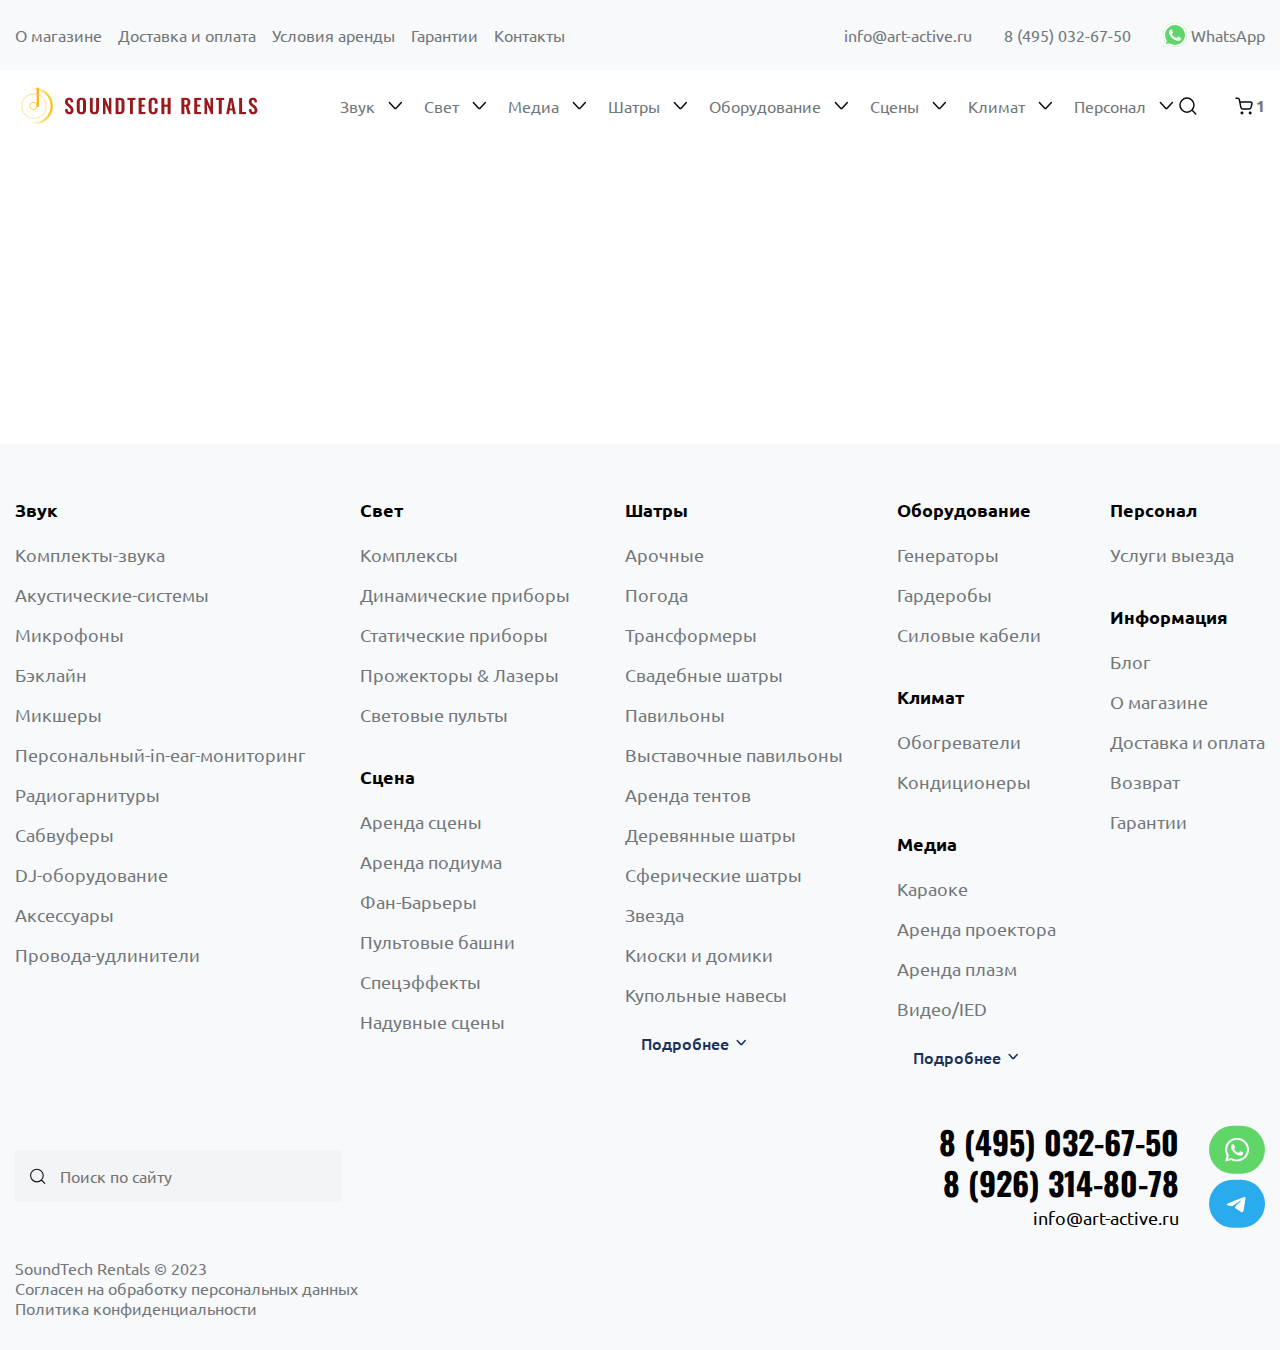
<file: page.html>
<!DOCTYPE html>
<html lang="en">
<head>
  <meta charset="UTF-8">
  <meta http-equiv="X-UA-Compatible" content="IE=edge">
  <meta name="viewport" content="width=device-width, initial-scale=1.0">
  <link rel="preconnect" href="https://fonts.googleapis.com">
  <link rel="preconnect" href="https://fonts.gstatic.com" crossorigin>
  <link href="https://fonts.googleapis.com/css2?family=Oswald:wght@400;500;600;700&family=Ubuntu:wght@400;500;700&display=swap" rel="stylesheet">
  <link rel="stylesheet" href="css/style.css">
  <title>Document</title>
</head>
<body>
  <div class="wrapper">
    <header  class="header">
      <div class="header-promo" style="display: none;">
        <p class="header-promo__text">Скидка 3% до 18.09 + бесплатная доставка по Москве</p>
        <button class="header-promo__btn"> 
          <svg xmlns="http://www.w3.org/2000/svg" width="25" height="24" viewBox="0 0 25 24" fill="none">
            <path d="M6.5 6L12.5 12M12.5 12L18.5 18M12.5 12L18.5 6M12.5 12L6.5 18" stroke="white" stroke-width="1.5" stroke-linecap="round"/>
          </svg>
        </button>
      </div>
      <div class="header-top">
        <div class="container">
          <div class="header-top__inner">
            <nav class="header-top__nav">
              <ul class="header-top__nav-list" itemscope itemtype="http://schema.org/SiteNavigationElement">
                <li class="header-top__nav-item"><a class="header-top__nav-link" itemprop="url" href="#">О магазине</a></li>
                <li class="header-top__nav-item"><a class="header-top__nav-link" itemprop="url" href="#">Доставка и оплата</a></li>
                <li class="header-top__nav-item"><a class="header-top__nav-link" itemprop="url" href="#">Условия аренды</a></li>
                <li class="header-top__nav-item"><a class="header-top__nav-link" itemprop="url" href="#">Гарантии </a></li>
                <li class="header-top__nav-item"><a class="header-top__nav-link" itemprop="url" href="#">Контакты </a></li>
              </ul>
            </nav>
            <div class="header-top__contacts-box">
              <a class="header-top__contacts-link" href="mailto:info@art-active.ru">info@art-active.ru</a>
              <a class="header-top__contacts-link" href="tel:84950326750">8 (495) 032-67-50</a>
              <a class="header-top__contacts-link" href="#">
                <img src="images/icons/whats-icon.svg" alt="">
                WhatsApp 
              </a>
            </div>
          </div>
        </div>
      </div>
      <div class="header-bot">
        <div class="container">
          <div class="header-bot__inner">
            <a class="header-bot__logo-link" href="#">
              <img src="images/icons/head-logo.svg" alt="">
              <img class="header-bot__logo-text" src="images/icons/logo-2.png" alt="">
            </a>
            <ul class="header-bot__list">
              <li class="header-bot__list-item">
                <a class="header-bot__list-link" href="#">
                  Звук
                  <svg class="arrow-down" xmlns="http://www.w3.org/2000/svg" width="25" height="25" viewBox="0 0 25 25" fill="none">
                    <path d="M6.36133 9.5L11.6542 15.1854C12.0447 15.6049 12.6779 15.6049 13.0684 15.1854L18.3613 9.5" stroke="#090A0A" stroke-width="1.5" stroke-linecap="round"/>
                    </svg>
                </a>
                <div class="header-bot__dropdown">
                  <div class="container">
                    <div class="header-bot__dropdown-inner">
                      <a class="header-bot__dropdown-link" href="#">
                        Арочные
                        <svg xmlns="http://www.w3.org/2000/svg" width="24" height="24" viewBox="0 0 24 24" fill="none">
                          <path d="M9 18L14.6854 12.7071C15.1049 12.3166 15.1049 11.6834 14.6854 11.2929L9 6" stroke="#131214" stroke-width="1.5" stroke-linecap="round"/>
                        </svg>
                      </a>
                      <a class="header-bot__dropdown-link" href="#">
                        Погода
                        <svg xmlns="http://www.w3.org/2000/svg" width="24" height="24" viewBox="0 0 24 24" fill="none">
                          <path d="M9 18L14.6854 12.7071C15.1049 12.3166 15.1049 11.6834 14.6854 11.2929L9 6" stroke="#131214" stroke-width="1.5" stroke-linecap="round"/>
                        </svg>
                      </a>
                      <a class="header-bot__dropdown-link" href="#">
                        Трансформеры
                        <svg xmlns="http://www.w3.org/2000/svg" width="24" height="24" viewBox="0 0 24 24" fill="none">
                          <path d="M9 18L14.6854 12.7071C15.1049 12.3166 15.1049 11.6834 14.6854 11.2929L9 6" stroke="#131214" stroke-width="1.5" stroke-linecap="round"/>
                        </svg>
                      </a>
                      <a class="header-bot__dropdown-link" href="#">
                        Свадебные шатры
                        <svg xmlns="http://www.w3.org/2000/svg" width="24" height="24" viewBox="0 0 24 24" fill="none">
                          <path d="M9 18L14.6854 12.7071C15.1049 12.3166 15.1049 11.6834 14.6854 11.2929L9 6" stroke="#131214" stroke-width="1.5" stroke-linecap="round"/>
                        </svg>
                      </a>
                      <a class="header-bot__dropdown-link" href="#">
                        Павильоны
                        <svg xmlns="http://www.w3.org/2000/svg" width="24" height="24" viewBox="0 0 24 24" fill="none">
                          <path d="M9 18L14.6854 12.7071C15.1049 12.3166 15.1049 11.6834 14.6854 11.2929L9 6" stroke="#131214" stroke-width="1.5" stroke-linecap="round"/>
                        </svg>
                      </a>
                      <a class="header-bot__dropdown-link" href="#">
                        Выставочные павильоны
                        <svg xmlns="http://www.w3.org/2000/svg" width="24" height="24" viewBox="0 0 24 24" fill="none">
                          <path d="M9 18L14.6854 12.7071C15.1049 12.3166 15.1049 11.6834 14.6854 11.2929L9 6" stroke="#131214" stroke-width="1.5" stroke-linecap="round"/>
                        </svg>
                      </a>
                      <a class="header-bot__dropdown-link" href="#">
                        Аренда тентов
                        <svg xmlns="http://www.w3.org/2000/svg" width="24" height="24" viewBox="0 0 24 24" fill="none">
                          <path d="M9 18L14.6854 12.7071C15.1049 12.3166 15.1049 11.6834 14.6854 11.2929L9 6" stroke="#131214" stroke-width="1.5" stroke-linecap="round"/>
                        </svg>
                      </a>
                      <a class="header-bot__dropdown-link" href="#">
                        Деревянные шатры
                        <svg xmlns="http://www.w3.org/2000/svg" width="24" height="24" viewBox="0 0 24 24" fill="none">
                          <path d="M9 18L14.6854 12.7071C15.1049 12.3166 15.1049 11.6834 14.6854 11.2929L9 6" stroke="#131214" stroke-width="1.5" stroke-linecap="round"/>
                        </svg>
                      </a>
                      <a class="header-bot__dropdown-link" href="#">
                        Сферические шатры
                        <svg xmlns="http://www.w3.org/2000/svg" width="24" height="24" viewBox="0 0 24 24" fill="none">
                          <path d="M9 18L14.6854 12.7071C15.1049 12.3166 15.1049 11.6834 14.6854 11.2929L9 6" stroke="#131214" stroke-width="1.5" stroke-linecap="round"/>
                        </svg>
                      </a>
                      <a class="header-bot__dropdown-link" href="#">
                        Звезда
                        <svg xmlns="http://www.w3.org/2000/svg" width="24" height="24" viewBox="0 0 24 24" fill="none">
                          <path d="M9 18L14.6854 12.7071C15.1049 12.3166 15.1049 11.6834 14.6854 11.2929L9 6" stroke="#131214" stroke-width="1.5" stroke-linecap="round"/>
                        </svg>
                      </a>
                      <a class="header-bot__dropdown-link" href="#">
                        Киоски и домики
                        <svg xmlns="http://www.w3.org/2000/svg" width="24" height="24" viewBox="0 0 24 24" fill="none">
                          <path d="M9 18L14.6854 12.7071C15.1049 12.3166 15.1049 11.6834 14.6854 11.2929L9 6" stroke="#131214" stroke-width="1.5" stroke-linecap="round"/>
                        </svg>
                      </a>
                      <a class="header-bot__dropdown-link" href="#">
                        Купольные навесы
                        <svg xmlns="http://www.w3.org/2000/svg" width="24" height="24" viewBox="0 0 24 24" fill="none">
                          <path d="M9 18L14.6854 12.7071C15.1049 12.3166 15.1049 11.6834 14.6854 11.2929L9 6" stroke="#131214" stroke-width="1.5" stroke-linecap="round"/>
                        </svg>
                      </a>
                      <a class="header-bot__dropdown-link" href="#">
                        Тенты Сидней
                        <svg xmlns="http://www.w3.org/2000/svg" width="24" height="24" viewBox="0 0 24 24" fill="none">
                          <path d="M9 18L14.6854 12.7071C15.1049 12.3166 15.1049 11.6834 14.6854 11.2929L9 6" stroke="#131214" stroke-width="1.5" stroke-linecap="round"/>
                        </svg>
                      </a>
                      <a class="header-bot__dropdown-link" href="#">
                        Большие шатры
                        <svg xmlns="http://www.w3.org/2000/svg" width="24" height="24" viewBox="0 0 24 24" fill="none">
                          <path d="M9 18L14.6854 12.7071C15.1049 12.3166 15.1049 11.6834 14.6854 11.2929L9 6" stroke="#131214" stroke-width="1.5" stroke-linecap="round"/>
                        </svg>
                      </a>
                      <a class="header-bot__dropdown-link" href="#">
                        Черные шатры
                        <svg xmlns="http://www.w3.org/2000/svg" width="24" height="24" viewBox="0 0 24 24" fill="none">
                          <path d="M9 18L14.6854 12.7071C15.1049 12.3166 15.1049 11.6834 14.6854 11.2929L9 6" stroke="#131214" stroke-width="1.5" stroke-linecap="round"/>
                        </svg>
                      </a>
                    </div>
                    <a class="header-bot__dropdown-main-link" href="#">
                      Звук 
                      <img src="images/icons/circle-arr-right.svg" alt="">
                    </a>
                  </div>
                </div>
              </li>
              <li class="header-bot__list-item">
                <a class="header-bot__list-link" href="#">
                  Свет
                  <svg class="arrow-down" xmlns="http://www.w3.org/2000/svg" width="25" height="25" viewBox="0 0 25 25" fill="none">
                    <path d="M6.36133 9.5L11.6542 15.1854C12.0447 15.6049 12.6779 15.6049 13.0684 15.1854L18.3613 9.5" stroke="#090A0A" stroke-width="1.5" stroke-linecap="round"/>
                    </svg>
                </a>
                <div class="header-bot__dropdown">
                  <div class="container">
                    <div class="header-bot__dropdown-inner">
                      <a class="header-bot__dropdown-link" href="#">
                        Арочные
                        <svg xmlns="http://www.w3.org/2000/svg" width="24" height="24" viewBox="0 0 24 24" fill="none">
                          <path d="M9 18L14.6854 12.7071C15.1049 12.3166 15.1049 11.6834 14.6854 11.2929L9 6" stroke="#131214" stroke-width="1.5" stroke-linecap="round"/>
                        </svg>
                      </a>
                      <a class="header-bot__dropdown-link" href="#">
                        Погода
                        <svg xmlns="http://www.w3.org/2000/svg" width="24" height="24" viewBox="0 0 24 24" fill="none">
                          <path d="M9 18L14.6854 12.7071C15.1049 12.3166 15.1049 11.6834 14.6854 11.2929L9 6" stroke="#131214" stroke-width="1.5" stroke-linecap="round"/>
                        </svg>
                      </a>
                      <a class="header-bot__dropdown-link" href="#">
                        Трансформеры
                        <svg xmlns="http://www.w3.org/2000/svg" width="24" height="24" viewBox="0 0 24 24" fill="none">
                          <path d="M9 18L14.6854 12.7071C15.1049 12.3166 15.1049 11.6834 14.6854 11.2929L9 6" stroke="#131214" stroke-width="1.5" stroke-linecap="round"/>
                        </svg>
                      </a>
                      <a class="header-bot__dropdown-link" href="#">
                        Свадебные шатры
                        <svg xmlns="http://www.w3.org/2000/svg" width="24" height="24" viewBox="0 0 24 24" fill="none">
                          <path d="M9 18L14.6854 12.7071C15.1049 12.3166 15.1049 11.6834 14.6854 11.2929L9 6" stroke="#131214" stroke-width="1.5" stroke-linecap="round"/>
                        </svg>
                      </a>
                      <a class="header-bot__dropdown-link" href="#">
                        Павильоны
                        <svg xmlns="http://www.w3.org/2000/svg" width="24" height="24" viewBox="0 0 24 24" fill="none">
                          <path d="M9 18L14.6854 12.7071C15.1049 12.3166 15.1049 11.6834 14.6854 11.2929L9 6" stroke="#131214" stroke-width="1.5" stroke-linecap="round"/>
                        </svg>
                      </a>
                      <a class="header-bot__dropdown-link" href="#">
                        Выставочные павильоны
                        <svg xmlns="http://www.w3.org/2000/svg" width="24" height="24" viewBox="0 0 24 24" fill="none">
                          <path d="M9 18L14.6854 12.7071C15.1049 12.3166 15.1049 11.6834 14.6854 11.2929L9 6" stroke="#131214" stroke-width="1.5" stroke-linecap="round"/>
                        </svg>
                      </a>
                      <a class="header-bot__dropdown-link" href="#">
                        Аренда тентов
                        <svg xmlns="http://www.w3.org/2000/svg" width="24" height="24" viewBox="0 0 24 24" fill="none">
                          <path d="M9 18L14.6854 12.7071C15.1049 12.3166 15.1049 11.6834 14.6854 11.2929L9 6" stroke="#131214" stroke-width="1.5" stroke-linecap="round"/>
                        </svg>
                      </a>
                      <a class="header-bot__dropdown-link" href="#">
                        Деревянные шатры
                        <svg xmlns="http://www.w3.org/2000/svg" width="24" height="24" viewBox="0 0 24 24" fill="none">
                          <path d="M9 18L14.6854 12.7071C15.1049 12.3166 15.1049 11.6834 14.6854 11.2929L9 6" stroke="#131214" stroke-width="1.5" stroke-linecap="round"/>
                        </svg>
                      </a>
                      <a class="header-bot__dropdown-link" href="#">
                        Сферические шатры
                        <svg xmlns="http://www.w3.org/2000/svg" width="24" height="24" viewBox="0 0 24 24" fill="none">
                          <path d="M9 18L14.6854 12.7071C15.1049 12.3166 15.1049 11.6834 14.6854 11.2929L9 6" stroke="#131214" stroke-width="1.5" stroke-linecap="round"/>
                        </svg>
                      </a>
                      <a class="header-bot__dropdown-link" href="#">
                        Звезда
                        <svg xmlns="http://www.w3.org/2000/svg" width="24" height="24" viewBox="0 0 24 24" fill="none">
                          <path d="M9 18L14.6854 12.7071C15.1049 12.3166 15.1049 11.6834 14.6854 11.2929L9 6" stroke="#131214" stroke-width="1.5" stroke-linecap="round"/>
                        </svg>
                      </a>
                      <a class="header-bot__dropdown-link" href="#">
                        Киоски и домики
                        <svg xmlns="http://www.w3.org/2000/svg" width="24" height="24" viewBox="0 0 24 24" fill="none">
                          <path d="M9 18L14.6854 12.7071C15.1049 12.3166 15.1049 11.6834 14.6854 11.2929L9 6" stroke="#131214" stroke-width="1.5" stroke-linecap="round"/>
                        </svg>
                      </a>
                      <a class="header-bot__dropdown-link" href="#">
                        Купольные навесы
                        <svg xmlns="http://www.w3.org/2000/svg" width="24" height="24" viewBox="0 0 24 24" fill="none">
                          <path d="M9 18L14.6854 12.7071C15.1049 12.3166 15.1049 11.6834 14.6854 11.2929L9 6" stroke="#131214" stroke-width="1.5" stroke-linecap="round"/>
                        </svg>
                      </a>
                      <a class="header-bot__dropdown-link" href="#">
                        Тенты Сидней
                        <svg xmlns="http://www.w3.org/2000/svg" width="24" height="24" viewBox="0 0 24 24" fill="none">
                          <path d="M9 18L14.6854 12.7071C15.1049 12.3166 15.1049 11.6834 14.6854 11.2929L9 6" stroke="#131214" stroke-width="1.5" stroke-linecap="round"/>
                        </svg>
                      </a>
                      <a class="header-bot__dropdown-link" href="#">
                        Большие шатры
                        <svg xmlns="http://www.w3.org/2000/svg" width="24" height="24" viewBox="0 0 24 24" fill="none">
                          <path d="M9 18L14.6854 12.7071C15.1049 12.3166 15.1049 11.6834 14.6854 11.2929L9 6" stroke="#131214" stroke-width="1.5" stroke-linecap="round"/>
                        </svg>
                      </a>
                      <a class="header-bot__dropdown-link" href="#">
                        Черные шатры
                        <svg xmlns="http://www.w3.org/2000/svg" width="24" height="24" viewBox="0 0 24 24" fill="none">
                          <path d="M9 18L14.6854 12.7071C15.1049 12.3166 15.1049 11.6834 14.6854 11.2929L9 6" stroke="#131214" stroke-width="1.5" stroke-linecap="round"/>
                        </svg>
                      </a>
                    </div>
                    <a class="header-bot__dropdown-main-link" href="#">
                      Свет 
                      <img src="images/icons/circle-arr-right.svg" alt="">
                    </a>
                  </div>
                </div>
              </li>
              <li class="header-bot__list-item">
                <a class="header-bot__list-link" href="#">
                  Медиа
                  <svg class="arrow-down" xmlns="http://www.w3.org/2000/svg" width="25" height="25" viewBox="0 0 25 25" fill="none">
                    <path d="M6.36133 9.5L11.6542 15.1854C12.0447 15.6049 12.6779 15.6049 13.0684 15.1854L18.3613 9.5" stroke="#090A0A" stroke-width="1.5" stroke-linecap="round"/>
                    </svg>
                </a>
                <div class="header-bot__dropdown">
                  <div class="container">
                    <div class="header-bot__dropdown-inner">
                      <a class="header-bot__dropdown-link" href="#">
                        Арочные
                        <svg xmlns="http://www.w3.org/2000/svg" width="24" height="24" viewBox="0 0 24 24" fill="none">
                          <path d="M9 18L14.6854 12.7071C15.1049 12.3166 15.1049 11.6834 14.6854 11.2929L9 6" stroke="#131214" stroke-width="1.5" stroke-linecap="round"/>
                        </svg>
                      </a>
                      <a class="header-bot__dropdown-link" href="#">
                        Погода
                        <svg xmlns="http://www.w3.org/2000/svg" width="24" height="24" viewBox="0 0 24 24" fill="none">
                          <path d="M9 18L14.6854 12.7071C15.1049 12.3166 15.1049 11.6834 14.6854 11.2929L9 6" stroke="#131214" stroke-width="1.5" stroke-linecap="round"/>
                        </svg>
                      </a>
                      <a class="header-bot__dropdown-link" href="#">
                        Трансформеры
                        <svg xmlns="http://www.w3.org/2000/svg" width="24" height="24" viewBox="0 0 24 24" fill="none">
                          <path d="M9 18L14.6854 12.7071C15.1049 12.3166 15.1049 11.6834 14.6854 11.2929L9 6" stroke="#131214" stroke-width="1.5" stroke-linecap="round"/>
                        </svg>
                      </a>
                      <a class="header-bot__dropdown-link" href="#">
                        Свадебные шатры
                        <svg xmlns="http://www.w3.org/2000/svg" width="24" height="24" viewBox="0 0 24 24" fill="none">
                          <path d="M9 18L14.6854 12.7071C15.1049 12.3166 15.1049 11.6834 14.6854 11.2929L9 6" stroke="#131214" stroke-width="1.5" stroke-linecap="round"/>
                        </svg>
                      </a>
                      <a class="header-bot__dropdown-link" href="#">
                        Павильоны
                        <svg xmlns="http://www.w3.org/2000/svg" width="24" height="24" viewBox="0 0 24 24" fill="none">
                          <path d="M9 18L14.6854 12.7071C15.1049 12.3166 15.1049 11.6834 14.6854 11.2929L9 6" stroke="#131214" stroke-width="1.5" stroke-linecap="round"/>
                        </svg>
                      </a>
                      <a class="header-bot__dropdown-link" href="#">
                        Выставочные павильоны
                        <svg xmlns="http://www.w3.org/2000/svg" width="24" height="24" viewBox="0 0 24 24" fill="none">
                          <path d="M9 18L14.6854 12.7071C15.1049 12.3166 15.1049 11.6834 14.6854 11.2929L9 6" stroke="#131214" stroke-width="1.5" stroke-linecap="round"/>
                        </svg>
                      </a>
                      <a class="header-bot__dropdown-link" href="#">
                        Аренда тентов
                        <svg xmlns="http://www.w3.org/2000/svg" width="24" height="24" viewBox="0 0 24 24" fill="none">
                          <path d="M9 18L14.6854 12.7071C15.1049 12.3166 15.1049 11.6834 14.6854 11.2929L9 6" stroke="#131214" stroke-width="1.5" stroke-linecap="round"/>
                        </svg>
                      </a>
                      <a class="header-bot__dropdown-link" href="#">
                        Деревянные шатры
                        <svg xmlns="http://www.w3.org/2000/svg" width="24" height="24" viewBox="0 0 24 24" fill="none">
                          <path d="M9 18L14.6854 12.7071C15.1049 12.3166 15.1049 11.6834 14.6854 11.2929L9 6" stroke="#131214" stroke-width="1.5" stroke-linecap="round"/>
                        </svg>
                      </a>
                      <a class="header-bot__dropdown-link" href="#">
                        Сферические шатры
                        <svg xmlns="http://www.w3.org/2000/svg" width="24" height="24" viewBox="0 0 24 24" fill="none">
                          <path d="M9 18L14.6854 12.7071C15.1049 12.3166 15.1049 11.6834 14.6854 11.2929L9 6" stroke="#131214" stroke-width="1.5" stroke-linecap="round"/>
                        </svg>
                      </a>
                      <a class="header-bot__dropdown-link" href="#">
                        Звезда
                        <svg xmlns="http://www.w3.org/2000/svg" width="24" height="24" viewBox="0 0 24 24" fill="none">
                          <path d="M9 18L14.6854 12.7071C15.1049 12.3166 15.1049 11.6834 14.6854 11.2929L9 6" stroke="#131214" stroke-width="1.5" stroke-linecap="round"/>
                        </svg>
                      </a>
                      <a class="header-bot__dropdown-link" href="#">
                        Киоски и домики
                        <svg xmlns="http://www.w3.org/2000/svg" width="24" height="24" viewBox="0 0 24 24" fill="none">
                          <path d="M9 18L14.6854 12.7071C15.1049 12.3166 15.1049 11.6834 14.6854 11.2929L9 6" stroke="#131214" stroke-width="1.5" stroke-linecap="round"/>
                        </svg>
                      </a>
                      <a class="header-bot__dropdown-link" href="#">
                        Купольные навесы
                        <svg xmlns="http://www.w3.org/2000/svg" width="24" height="24" viewBox="0 0 24 24" fill="none">
                          <path d="M9 18L14.6854 12.7071C15.1049 12.3166 15.1049 11.6834 14.6854 11.2929L9 6" stroke="#131214" stroke-width="1.5" stroke-linecap="round"/>
                        </svg>
                      </a>
                      <a class="header-bot__dropdown-link" href="#">
                        Тенты Сидней
                        <svg xmlns="http://www.w3.org/2000/svg" width="24" height="24" viewBox="0 0 24 24" fill="none">
                          <path d="M9 18L14.6854 12.7071C15.1049 12.3166 15.1049 11.6834 14.6854 11.2929L9 6" stroke="#131214" stroke-width="1.5" stroke-linecap="round"/>
                        </svg>
                      </a>
                      <a class="header-bot__dropdown-link" href="#">
                        Большие шатры
                        <svg xmlns="http://www.w3.org/2000/svg" width="24" height="24" viewBox="0 0 24 24" fill="none">
                          <path d="M9 18L14.6854 12.7071C15.1049 12.3166 15.1049 11.6834 14.6854 11.2929L9 6" stroke="#131214" stroke-width="1.5" stroke-linecap="round"/>
                        </svg>
                      </a>
                      <a class="header-bot__dropdown-link" href="#">
                        Черные шатры
                        <svg xmlns="http://www.w3.org/2000/svg" width="24" height="24" viewBox="0 0 24 24" fill="none">
                          <path d="M9 18L14.6854 12.7071C15.1049 12.3166 15.1049 11.6834 14.6854 11.2929L9 6" stroke="#131214" stroke-width="1.5" stroke-linecap="round"/>
                        </svg>
                      </a>
                    </div>
                    <a class="header-bot__dropdown-main-link" href="#">
                      Медиа
                      <img src="images/icons/circle-arr-right.svg" alt="">
                    </a>
                  </div>
                </div>
              </li>
              <li class="header-bot__list-item">
                <a class="header-bot__list-link" href="#">
                  Шатры
                  <svg class="arrow-down" xmlns="http://www.w3.org/2000/svg" width="25" height="25" viewBox="0 0 25 25" fill="none">
                    <path d="M6.36133 9.5L11.6542 15.1854C12.0447 15.6049 12.6779 15.6049 13.0684 15.1854L18.3613 9.5" stroke="#090A0A" stroke-width="1.5" stroke-linecap="round"/>
                    </svg>
                </a>
                <div class="header-bot__dropdown">
                  <div class="container">
                    <div class="header-bot__dropdown-inner">
                      <a class="header-bot__dropdown-link" href="#">
                        Арочные
                        <svg xmlns="http://www.w3.org/2000/svg" width="24" height="24" viewBox="0 0 24 24" fill="none">
                          <path d="M9 18L14.6854 12.7071C15.1049 12.3166 15.1049 11.6834 14.6854 11.2929L9 6" stroke="#131214" stroke-width="1.5" stroke-linecap="round"/>
                        </svg>
                      </a>
                      <a class="header-bot__dropdown-link" href="#">
                        Погода
                        <svg xmlns="http://www.w3.org/2000/svg" width="24" height="24" viewBox="0 0 24 24" fill="none">
                          <path d="M9 18L14.6854 12.7071C15.1049 12.3166 15.1049 11.6834 14.6854 11.2929L9 6" stroke="#131214" stroke-width="1.5" stroke-linecap="round"/>
                        </svg>
                      </a>
                      <a class="header-bot__dropdown-link" href="#">
                        Трансформеры
                        <svg xmlns="http://www.w3.org/2000/svg" width="24" height="24" viewBox="0 0 24 24" fill="none">
                          <path d="M9 18L14.6854 12.7071C15.1049 12.3166 15.1049 11.6834 14.6854 11.2929L9 6" stroke="#131214" stroke-width="1.5" stroke-linecap="round"/>
                        </svg>
                      </a>
                      <a class="header-bot__dropdown-link" href="#">
                        Свадебные шатры
                        <svg xmlns="http://www.w3.org/2000/svg" width="24" height="24" viewBox="0 0 24 24" fill="none">
                          <path d="M9 18L14.6854 12.7071C15.1049 12.3166 15.1049 11.6834 14.6854 11.2929L9 6" stroke="#131214" stroke-width="1.5" stroke-linecap="round"/>
                        </svg>
                      </a>
                      <a class="header-bot__dropdown-link" href="#">
                        Павильоны
                        <svg xmlns="http://www.w3.org/2000/svg" width="24" height="24" viewBox="0 0 24 24" fill="none">
                          <path d="M9 18L14.6854 12.7071C15.1049 12.3166 15.1049 11.6834 14.6854 11.2929L9 6" stroke="#131214" stroke-width="1.5" stroke-linecap="round"/>
                        </svg>
                      </a>
                      <a class="header-bot__dropdown-link" href="#">
                        Выставочные павильоны
                        <svg xmlns="http://www.w3.org/2000/svg" width="24" height="24" viewBox="0 0 24 24" fill="none">
                          <path d="M9 18L14.6854 12.7071C15.1049 12.3166 15.1049 11.6834 14.6854 11.2929L9 6" stroke="#131214" stroke-width="1.5" stroke-linecap="round"/>
                        </svg>
                      </a>
                      <a class="header-bot__dropdown-link" href="#">
                        Аренда тентов
                        <svg xmlns="http://www.w3.org/2000/svg" width="24" height="24" viewBox="0 0 24 24" fill="none">
                          <path d="M9 18L14.6854 12.7071C15.1049 12.3166 15.1049 11.6834 14.6854 11.2929L9 6" stroke="#131214" stroke-width="1.5" stroke-linecap="round"/>
                        </svg>
                      </a>
                      <a class="header-bot__dropdown-link" href="#">
                        Деревянные шатры
                        <svg xmlns="http://www.w3.org/2000/svg" width="24" height="24" viewBox="0 0 24 24" fill="none">
                          <path d="M9 18L14.6854 12.7071C15.1049 12.3166 15.1049 11.6834 14.6854 11.2929L9 6" stroke="#131214" stroke-width="1.5" stroke-linecap="round"/>
                        </svg>
                      </a>
                      <a class="header-bot__dropdown-link" href="#">
                        Сферические шатры
                        <svg xmlns="http://www.w3.org/2000/svg" width="24" height="24" viewBox="0 0 24 24" fill="none">
                          <path d="M9 18L14.6854 12.7071C15.1049 12.3166 15.1049 11.6834 14.6854 11.2929L9 6" stroke="#131214" stroke-width="1.5" stroke-linecap="round"/>
                        </svg>
                      </a>
                      <a class="header-bot__dropdown-link" href="#">
                        Звезда
                        <svg xmlns="http://www.w3.org/2000/svg" width="24" height="24" viewBox="0 0 24 24" fill="none">
                          <path d="M9 18L14.6854 12.7071C15.1049 12.3166 15.1049 11.6834 14.6854 11.2929L9 6" stroke="#131214" stroke-width="1.5" stroke-linecap="round"/>
                        </svg>
                      </a>
                      <a class="header-bot__dropdown-link" href="#">
                        Киоски и домики
                        <svg xmlns="http://www.w3.org/2000/svg" width="24" height="24" viewBox="0 0 24 24" fill="none">
                          <path d="M9 18L14.6854 12.7071C15.1049 12.3166 15.1049 11.6834 14.6854 11.2929L9 6" stroke="#131214" stroke-width="1.5" stroke-linecap="round"/>
                        </svg>
                      </a>
                      <a class="header-bot__dropdown-link" href="#">
                        Купольные навесы
                        <svg xmlns="http://www.w3.org/2000/svg" width="24" height="24" viewBox="0 0 24 24" fill="none">
                          <path d="M9 18L14.6854 12.7071C15.1049 12.3166 15.1049 11.6834 14.6854 11.2929L9 6" stroke="#131214" stroke-width="1.5" stroke-linecap="round"/>
                        </svg>
                      </a>
                      <a class="header-bot__dropdown-link" href="#">
                        Тенты Сидней
                        <svg xmlns="http://www.w3.org/2000/svg" width="24" height="24" viewBox="0 0 24 24" fill="none">
                          <path d="M9 18L14.6854 12.7071C15.1049 12.3166 15.1049 11.6834 14.6854 11.2929L9 6" stroke="#131214" stroke-width="1.5" stroke-linecap="round"/>
                        </svg>
                      </a>
                      <a class="header-bot__dropdown-link" href="#">
                        Большие шатры
                        <svg xmlns="http://www.w3.org/2000/svg" width="24" height="24" viewBox="0 0 24 24" fill="none">
                          <path d="M9 18L14.6854 12.7071C15.1049 12.3166 15.1049 11.6834 14.6854 11.2929L9 6" stroke="#131214" stroke-width="1.5" stroke-linecap="round"/>
                        </svg>
                      </a>
                      <a class="header-bot__dropdown-link" href="#">
                        Черные шатры
                        <svg xmlns="http://www.w3.org/2000/svg" width="24" height="24" viewBox="0 0 24 24" fill="none">
                          <path d="M9 18L14.6854 12.7071C15.1049 12.3166 15.1049 11.6834 14.6854 11.2929L9 6" stroke="#131214" stroke-width="1.5" stroke-linecap="round"/>
                        </svg>
                      </a>
                    </div>
                    <a class="header-bot__dropdown-main-link" href="#">
                      Все шатры 
                      <img src="images/icons/circle-arr-right.svg" alt="">
                    </a>
                  </div>
                </div>
              </li>
              <li class="header-bot__list-item">
                <a class="header-bot__list-link" href="#">
                  Оборудование
                  <svg class="arrow-down" xmlns="http://www.w3.org/2000/svg" width="25" height="25" viewBox="0 0 25 25" fill="none">
                    <path d="M6.36133 9.5L11.6542 15.1854C12.0447 15.6049 12.6779 15.6049 13.0684 15.1854L18.3613 9.5" stroke="#090A0A" stroke-width="1.5" stroke-linecap="round"/>
                    </svg>
                </a>
                <div class="header-bot__dropdown">
                  <div class="container">
                    <div class="header-bot__dropdown-inner">
                      <a class="header-bot__dropdown-link" href="#">
                        Арочные
                        <svg xmlns="http://www.w3.org/2000/svg" width="24" height="24" viewBox="0 0 24 24" fill="none">
                          <path d="M9 18L14.6854 12.7071C15.1049 12.3166 15.1049 11.6834 14.6854 11.2929L9 6" stroke="#131214" stroke-width="1.5" stroke-linecap="round"/>
                        </svg>
                      </a>
                      <a class="header-bot__dropdown-link" href="#">
                        Погода
                        <svg xmlns="http://www.w3.org/2000/svg" width="24" height="24" viewBox="0 0 24 24" fill="none">
                          <path d="M9 18L14.6854 12.7071C15.1049 12.3166 15.1049 11.6834 14.6854 11.2929L9 6" stroke="#131214" stroke-width="1.5" stroke-linecap="round"/>
                        </svg>
                      </a>
                      <a class="header-bot__dropdown-link" href="#">
                        Трансформеры
                        <svg xmlns="http://www.w3.org/2000/svg" width="24" height="24" viewBox="0 0 24 24" fill="none">
                          <path d="M9 18L14.6854 12.7071C15.1049 12.3166 15.1049 11.6834 14.6854 11.2929L9 6" stroke="#131214" stroke-width="1.5" stroke-linecap="round"/>
                        </svg>
                      </a>
                      <a class="header-bot__dropdown-link" href="#">
                        Свадебные шатры
                        <svg xmlns="http://www.w3.org/2000/svg" width="24" height="24" viewBox="0 0 24 24" fill="none">
                          <path d="M9 18L14.6854 12.7071C15.1049 12.3166 15.1049 11.6834 14.6854 11.2929L9 6" stroke="#131214" stroke-width="1.5" stroke-linecap="round"/>
                        </svg>
                      </a>
                      <a class="header-bot__dropdown-link" href="#">
                        Павильоны
                        <svg xmlns="http://www.w3.org/2000/svg" width="24" height="24" viewBox="0 0 24 24" fill="none">
                          <path d="M9 18L14.6854 12.7071C15.1049 12.3166 15.1049 11.6834 14.6854 11.2929L9 6" stroke="#131214" stroke-width="1.5" stroke-linecap="round"/>
                        </svg>
                      </a>
                      <a class="header-bot__dropdown-link" href="#">
                        Выставочные павильоны
                        <svg xmlns="http://www.w3.org/2000/svg" width="24" height="24" viewBox="0 0 24 24" fill="none">
                          <path d="M9 18L14.6854 12.7071C15.1049 12.3166 15.1049 11.6834 14.6854 11.2929L9 6" stroke="#131214" stroke-width="1.5" stroke-linecap="round"/>
                        </svg>
                      </a>
                      <a class="header-bot__dropdown-link" href="#">
                        Аренда тентов
                        <svg xmlns="http://www.w3.org/2000/svg" width="24" height="24" viewBox="0 0 24 24" fill="none">
                          <path d="M9 18L14.6854 12.7071C15.1049 12.3166 15.1049 11.6834 14.6854 11.2929L9 6" stroke="#131214" stroke-width="1.5" stroke-linecap="round"/>
                        </svg>
                      </a>
                      <a class="header-bot__dropdown-link" href="#">
                        Деревянные шатры
                        <svg xmlns="http://www.w3.org/2000/svg" width="24" height="24" viewBox="0 0 24 24" fill="none">
                          <path d="M9 18L14.6854 12.7071C15.1049 12.3166 15.1049 11.6834 14.6854 11.2929L9 6" stroke="#131214" stroke-width="1.5" stroke-linecap="round"/>
                        </svg>
                      </a>
                      <a class="header-bot__dropdown-link" href="#">
                        Сферические шатры
                        <svg xmlns="http://www.w3.org/2000/svg" width="24" height="24" viewBox="0 0 24 24" fill="none">
                          <path d="M9 18L14.6854 12.7071C15.1049 12.3166 15.1049 11.6834 14.6854 11.2929L9 6" stroke="#131214" stroke-width="1.5" stroke-linecap="round"/>
                        </svg>
                      </a>
                      <a class="header-bot__dropdown-link" href="#">
                        Звезда
                        <svg xmlns="http://www.w3.org/2000/svg" width="24" height="24" viewBox="0 0 24 24" fill="none">
                          <path d="M9 18L14.6854 12.7071C15.1049 12.3166 15.1049 11.6834 14.6854 11.2929L9 6" stroke="#131214" stroke-width="1.5" stroke-linecap="round"/>
                        </svg>
                      </a>
                      <a class="header-bot__dropdown-link" href="#">
                        Киоски и домики
                        <svg xmlns="http://www.w3.org/2000/svg" width="24" height="24" viewBox="0 0 24 24" fill="none">
                          <path d="M9 18L14.6854 12.7071C15.1049 12.3166 15.1049 11.6834 14.6854 11.2929L9 6" stroke="#131214" stroke-width="1.5" stroke-linecap="round"/>
                        </svg>
                      </a>
                      <a class="header-bot__dropdown-link" href="#">
                        Купольные навесы
                        <svg xmlns="http://www.w3.org/2000/svg" width="24" height="24" viewBox="0 0 24 24" fill="none">
                          <path d="M9 18L14.6854 12.7071C15.1049 12.3166 15.1049 11.6834 14.6854 11.2929L9 6" stroke="#131214" stroke-width="1.5" stroke-linecap="round"/>
                        </svg>
                      </a>
                      <a class="header-bot__dropdown-link" href="#">
                        Тенты Сидней
                        <svg xmlns="http://www.w3.org/2000/svg" width="24" height="24" viewBox="0 0 24 24" fill="none">
                          <path d="M9 18L14.6854 12.7071C15.1049 12.3166 15.1049 11.6834 14.6854 11.2929L9 6" stroke="#131214" stroke-width="1.5" stroke-linecap="round"/>
                        </svg>
                      </a>
                      <a class="header-bot__dropdown-link" href="#">
                        Большие шатры
                        <svg xmlns="http://www.w3.org/2000/svg" width="24" height="24" viewBox="0 0 24 24" fill="none">
                          <path d="M9 18L14.6854 12.7071C15.1049 12.3166 15.1049 11.6834 14.6854 11.2929L9 6" stroke="#131214" stroke-width="1.5" stroke-linecap="round"/>
                        </svg>
                      </a>
                      <a class="header-bot__dropdown-link" href="#">
                        Черные шатры
                        <svg xmlns="http://www.w3.org/2000/svg" width="24" height="24" viewBox="0 0 24 24" fill="none">
                          <path d="M9 18L14.6854 12.7071C15.1049 12.3166 15.1049 11.6834 14.6854 11.2929L9 6" stroke="#131214" stroke-width="1.5" stroke-linecap="round"/>
                        </svg>
                      </a>
                    </div>
                    <a class="header-bot__dropdown-main-link" href="#">
                      Оборудование
                      <img src="images/icons/circle-arr-right.svg" alt="">
                    </a>
                  </div>
                </div>
              </li>
              <li class="header-bot__list-item">
                <a class="header-bot__list-link" href="#">
                  Сцены
                  <svg class="arrow-down" xmlns="http://www.w3.org/2000/svg" width="25" height="25" viewBox="0 0 25 25" fill="none">
                    <path d="M6.36133 9.5L11.6542 15.1854C12.0447 15.6049 12.6779 15.6049 13.0684 15.1854L18.3613 9.5" stroke="#090A0A" stroke-width="1.5" stroke-linecap="round"/>
                    </svg>
                </a>
                <div class="header-bot__dropdown">
                  <div class="container">
                    <div class="header-bot__dropdown-inner">
                      <a class="header-bot__dropdown-link" href="#">
                        Арочные
                        <svg xmlns="http://www.w3.org/2000/svg" width="24" height="24" viewBox="0 0 24 24" fill="none">
                          <path d="M9 18L14.6854 12.7071C15.1049 12.3166 15.1049 11.6834 14.6854 11.2929L9 6" stroke="#131214" stroke-width="1.5" stroke-linecap="round"/>
                        </svg>
                      </a>
                      <a class="header-bot__dropdown-link" href="#">
                        Погода
                        <svg xmlns="http://www.w3.org/2000/svg" width="24" height="24" viewBox="0 0 24 24" fill="none">
                          <path d="M9 18L14.6854 12.7071C15.1049 12.3166 15.1049 11.6834 14.6854 11.2929L9 6" stroke="#131214" stroke-width="1.5" stroke-linecap="round"/>
                        </svg>
                      </a>
                      <a class="header-bot__dropdown-link" href="#">
                        Трансформеры
                        <svg xmlns="http://www.w3.org/2000/svg" width="24" height="24" viewBox="0 0 24 24" fill="none">
                          <path d="M9 18L14.6854 12.7071C15.1049 12.3166 15.1049 11.6834 14.6854 11.2929L9 6" stroke="#131214" stroke-width="1.5" stroke-linecap="round"/>
                        </svg>
                      </a>
                      <a class="header-bot__dropdown-link" href="#">
                        Свадебные шатры
                        <svg xmlns="http://www.w3.org/2000/svg" width="24" height="24" viewBox="0 0 24 24" fill="none">
                          <path d="M9 18L14.6854 12.7071C15.1049 12.3166 15.1049 11.6834 14.6854 11.2929L9 6" stroke="#131214" stroke-width="1.5" stroke-linecap="round"/>
                        </svg>
                      </a>
                      <a class="header-bot__dropdown-link" href="#">
                        Павильоны
                        <svg xmlns="http://www.w3.org/2000/svg" width="24" height="24" viewBox="0 0 24 24" fill="none">
                          <path d="M9 18L14.6854 12.7071C15.1049 12.3166 15.1049 11.6834 14.6854 11.2929L9 6" stroke="#131214" stroke-width="1.5" stroke-linecap="round"/>
                        </svg>
                      </a>
                      <a class="header-bot__dropdown-link" href="#">
                        Выставочные павильоны
                        <svg xmlns="http://www.w3.org/2000/svg" width="24" height="24" viewBox="0 0 24 24" fill="none">
                          <path d="M9 18L14.6854 12.7071C15.1049 12.3166 15.1049 11.6834 14.6854 11.2929L9 6" stroke="#131214" stroke-width="1.5" stroke-linecap="round"/>
                        </svg>
                      </a>
                      <a class="header-bot__dropdown-link" href="#">
                        Аренда тентов
                        <svg xmlns="http://www.w3.org/2000/svg" width="24" height="24" viewBox="0 0 24 24" fill="none">
                          <path d="M9 18L14.6854 12.7071C15.1049 12.3166 15.1049 11.6834 14.6854 11.2929L9 6" stroke="#131214" stroke-width="1.5" stroke-linecap="round"/>
                        </svg>
                      </a>
                      <a class="header-bot__dropdown-link" href="#">
                        Деревянные шатры
                        <svg xmlns="http://www.w3.org/2000/svg" width="24" height="24" viewBox="0 0 24 24" fill="none">
                          <path d="M9 18L14.6854 12.7071C15.1049 12.3166 15.1049 11.6834 14.6854 11.2929L9 6" stroke="#131214" stroke-width="1.5" stroke-linecap="round"/>
                        </svg>
                      </a>
                      <a class="header-bot__dropdown-link" href="#">
                        Сферические шатры
                        <svg xmlns="http://www.w3.org/2000/svg" width="24" height="24" viewBox="0 0 24 24" fill="none">
                          <path d="M9 18L14.6854 12.7071C15.1049 12.3166 15.1049 11.6834 14.6854 11.2929L9 6" stroke="#131214" stroke-width="1.5" stroke-linecap="round"/>
                        </svg>
                      </a>
                      <a class="header-bot__dropdown-link" href="#">
                        Звезда
                        <svg xmlns="http://www.w3.org/2000/svg" width="24" height="24" viewBox="0 0 24 24" fill="none">
                          <path d="M9 18L14.6854 12.7071C15.1049 12.3166 15.1049 11.6834 14.6854 11.2929L9 6" stroke="#131214" stroke-width="1.5" stroke-linecap="round"/>
                        </svg>
                      </a>
                      <a class="header-bot__dropdown-link" href="#">
                        Киоски и домики
                        <svg xmlns="http://www.w3.org/2000/svg" width="24" height="24" viewBox="0 0 24 24" fill="none">
                          <path d="M9 18L14.6854 12.7071C15.1049 12.3166 15.1049 11.6834 14.6854 11.2929L9 6" stroke="#131214" stroke-width="1.5" stroke-linecap="round"/>
                        </svg>
                      </a>
                      <a class="header-bot__dropdown-link" href="#">
                        Купольные навесы
                        <svg xmlns="http://www.w3.org/2000/svg" width="24" height="24" viewBox="0 0 24 24" fill="none">
                          <path d="M9 18L14.6854 12.7071C15.1049 12.3166 15.1049 11.6834 14.6854 11.2929L9 6" stroke="#131214" stroke-width="1.5" stroke-linecap="round"/>
                        </svg>
                      </a>
                      <a class="header-bot__dropdown-link" href="#">
                        Тенты Сидней
                        <svg xmlns="http://www.w3.org/2000/svg" width="24" height="24" viewBox="0 0 24 24" fill="none">
                          <path d="M9 18L14.6854 12.7071C15.1049 12.3166 15.1049 11.6834 14.6854 11.2929L9 6" stroke="#131214" stroke-width="1.5" stroke-linecap="round"/>
                        </svg>
                      </a>
                      <a class="header-bot__dropdown-link" href="#">
                        Большие шатры
                        <svg xmlns="http://www.w3.org/2000/svg" width="24" height="24" viewBox="0 0 24 24" fill="none">
                          <path d="M9 18L14.6854 12.7071C15.1049 12.3166 15.1049 11.6834 14.6854 11.2929L9 6" stroke="#131214" stroke-width="1.5" stroke-linecap="round"/>
                        </svg>
                      </a>
                      <a class="header-bot__dropdown-link" href="#">
                        Черные шатры
                        <svg xmlns="http://www.w3.org/2000/svg" width="24" height="24" viewBox="0 0 24 24" fill="none">
                          <path d="M9 18L14.6854 12.7071C15.1049 12.3166 15.1049 11.6834 14.6854 11.2929L9 6" stroke="#131214" stroke-width="1.5" stroke-linecap="round"/>
                        </svg>
                      </a>
                    </div>
                    <a class="header-bot__dropdown-main-link" href="#">
                      Все сцены 
                      <img src="images/icons/circle-arr-right.svg" alt="">
                    </a>
                  </div>
                </div>
              </li>
              <li class="header-bot__list-item"> 
                <a class="header-bot__list-link" href="#">
                  Климат
                  <svg class="arrow-down" xmlns="http://www.w3.org/2000/svg" width="25" height="25" viewBox="0 0 25 25" fill="none">
                    <path d="M6.36133 9.5L11.6542 15.1854C12.0447 15.6049 12.6779 15.6049 13.0684 15.1854L18.3613 9.5" stroke="#090A0A" stroke-width="1.5" stroke-linecap="round"/>
                    </svg>
                </a>
                <div class="header-bot__dropdown">
                  <div class="container">
                    <div class="header-bot__dropdown-inner">
                      <a class="header-bot__dropdown-link" href="#">
                        Арочные
                        <svg xmlns="http://www.w3.org/2000/svg" width="24" height="24" viewBox="0 0 24 24" fill="none">
                          <path d="M9 18L14.6854 12.7071C15.1049 12.3166 15.1049 11.6834 14.6854 11.2929L9 6" stroke="#131214" stroke-width="1.5" stroke-linecap="round"/>
                        </svg>
                      </a>
                      <a class="header-bot__dropdown-link" href="#">
                        Погода
                        <svg xmlns="http://www.w3.org/2000/svg" width="24" height="24" viewBox="0 0 24 24" fill="none">
                          <path d="M9 18L14.6854 12.7071C15.1049 12.3166 15.1049 11.6834 14.6854 11.2929L9 6" stroke="#131214" stroke-width="1.5" stroke-linecap="round"/>
                        </svg>
                      </a>
                      <a class="header-bot__dropdown-link" href="#">
                        Трансформеры
                        <svg xmlns="http://www.w3.org/2000/svg" width="24" height="24" viewBox="0 0 24 24" fill="none">
                          <path d="M9 18L14.6854 12.7071C15.1049 12.3166 15.1049 11.6834 14.6854 11.2929L9 6" stroke="#131214" stroke-width="1.5" stroke-linecap="round"/>
                        </svg>
                      </a>
                      <a class="header-bot__dropdown-link" href="#">
                        Свадебные шатры
                        <svg xmlns="http://www.w3.org/2000/svg" width="24" height="24" viewBox="0 0 24 24" fill="none">
                          <path d="M9 18L14.6854 12.7071C15.1049 12.3166 15.1049 11.6834 14.6854 11.2929L9 6" stroke="#131214" stroke-width="1.5" stroke-linecap="round"/>
                        </svg>
                      </a>
                      <a class="header-bot__dropdown-link" href="#">
                        Павильоны
                        <svg xmlns="http://www.w3.org/2000/svg" width="24" height="24" viewBox="0 0 24 24" fill="none">
                          <path d="M9 18L14.6854 12.7071C15.1049 12.3166 15.1049 11.6834 14.6854 11.2929L9 6" stroke="#131214" stroke-width="1.5" stroke-linecap="round"/>
                        </svg>
                      </a>
                      <a class="header-bot__dropdown-link" href="#">
                        Выставочные павильоны
                        <svg xmlns="http://www.w3.org/2000/svg" width="24" height="24" viewBox="0 0 24 24" fill="none">
                          <path d="M9 18L14.6854 12.7071C15.1049 12.3166 15.1049 11.6834 14.6854 11.2929L9 6" stroke="#131214" stroke-width="1.5" stroke-linecap="round"/>
                        </svg>
                      </a>
                      <a class="header-bot__dropdown-link" href="#">
                        Аренда тентов
                        <svg xmlns="http://www.w3.org/2000/svg" width="24" height="24" viewBox="0 0 24 24" fill="none">
                          <path d="M9 18L14.6854 12.7071C15.1049 12.3166 15.1049 11.6834 14.6854 11.2929L9 6" stroke="#131214" stroke-width="1.5" stroke-linecap="round"/>
                        </svg>
                      </a>
                      <a class="header-bot__dropdown-link" href="#">
                        Деревянные шатры
                        <svg xmlns="http://www.w3.org/2000/svg" width="24" height="24" viewBox="0 0 24 24" fill="none">
                          <path d="M9 18L14.6854 12.7071C15.1049 12.3166 15.1049 11.6834 14.6854 11.2929L9 6" stroke="#131214" stroke-width="1.5" stroke-linecap="round"/>
                        </svg>
                      </a>
                      <a class="header-bot__dropdown-link" href="#">
                        Сферические шатры
                        <svg xmlns="http://www.w3.org/2000/svg" width="24" height="24" viewBox="0 0 24 24" fill="none">
                          <path d="M9 18L14.6854 12.7071C15.1049 12.3166 15.1049 11.6834 14.6854 11.2929L9 6" stroke="#131214" stroke-width="1.5" stroke-linecap="round"/>
                        </svg>
                      </a>
                      <a class="header-bot__dropdown-link" href="#">
                        Звезда
                        <svg xmlns="http://www.w3.org/2000/svg" width="24" height="24" viewBox="0 0 24 24" fill="none">
                          <path d="M9 18L14.6854 12.7071C15.1049 12.3166 15.1049 11.6834 14.6854 11.2929L9 6" stroke="#131214" stroke-width="1.5" stroke-linecap="round"/>
                        </svg>
                      </a>
                      <a class="header-bot__dropdown-link" href="#">
                        Киоски и домики
                        <svg xmlns="http://www.w3.org/2000/svg" width="24" height="24" viewBox="0 0 24 24" fill="none">
                          <path d="M9 18L14.6854 12.7071C15.1049 12.3166 15.1049 11.6834 14.6854 11.2929L9 6" stroke="#131214" stroke-width="1.5" stroke-linecap="round"/>
                        </svg>
                      </a>
                      <a class="header-bot__dropdown-link" href="#">
                        Купольные навесы
                        <svg xmlns="http://www.w3.org/2000/svg" width="24" height="24" viewBox="0 0 24 24" fill="none">
                          <path d="M9 18L14.6854 12.7071C15.1049 12.3166 15.1049 11.6834 14.6854 11.2929L9 6" stroke="#131214" stroke-width="1.5" stroke-linecap="round"/>
                        </svg>
                      </a>
                      <a class="header-bot__dropdown-link" href="#">
                        Тенты Сидней
                        <svg xmlns="http://www.w3.org/2000/svg" width="24" height="24" viewBox="0 0 24 24" fill="none">
                          <path d="M9 18L14.6854 12.7071C15.1049 12.3166 15.1049 11.6834 14.6854 11.2929L9 6" stroke="#131214" stroke-width="1.5" stroke-linecap="round"/>
                        </svg>
                      </a>
                      <a class="header-bot__dropdown-link" href="#">
                        Большие шатры
                        <svg xmlns="http://www.w3.org/2000/svg" width="24" height="24" viewBox="0 0 24 24" fill="none">
                          <path d="M9 18L14.6854 12.7071C15.1049 12.3166 15.1049 11.6834 14.6854 11.2929L9 6" stroke="#131214" stroke-width="1.5" stroke-linecap="round"/>
                        </svg>
                      </a>
                      <a class="header-bot__dropdown-link" href="#">
                        Черные шатры
                        <svg xmlns="http://www.w3.org/2000/svg" width="24" height="24" viewBox="0 0 24 24" fill="none">
                          <path d="M9 18L14.6854 12.7071C15.1049 12.3166 15.1049 11.6834 14.6854 11.2929L9 6" stroke="#131214" stroke-width="1.5" stroke-linecap="round"/>
                        </svg>
                      </a>
                    </div>
                    <a class="header-bot__dropdown-main-link" href="#">
                      Климат
                      <img src="images/icons/circle-arr-right.svg" alt="">
                    </a>
                  </div>
                </div>
              </li>
              <li class="header-bot__list-item">
                <a class="header-bot__list-link" href="#">
                  Персонал
                  <svg class="arrow-down" xmlns="http://www.w3.org/2000/svg" width="25" height="25" viewBox="0 0 25 25" fill="none">
                    <path d="M6.36133 9.5L11.6542 15.1854C12.0447 15.6049 12.6779 15.6049 13.0684 15.1854L18.3613 9.5" stroke="#090A0A" stroke-width="1.5" stroke-linecap="round"/>
                    </svg>
                </a>
                <div class="header-bot__dropdown">
                  <div class="container">
                    <div class="header-bot__dropdown-inner">
                      <a class="header-bot__dropdown-link" href="#">
                        Арочные
                        <svg xmlns="http://www.w3.org/2000/svg" width="24" height="24" viewBox="0 0 24 24" fill="none">
                          <path d="M9 18L14.6854 12.7071C15.1049 12.3166 15.1049 11.6834 14.6854 11.2929L9 6" stroke="#131214" stroke-width="1.5" stroke-linecap="round"/>
                        </svg>
                      </a>
                      <a class="header-bot__dropdown-link" href="#">
                        Погода
                        <svg xmlns="http://www.w3.org/2000/svg" width="24" height="24" viewBox="0 0 24 24" fill="none">
                          <path d="M9 18L14.6854 12.7071C15.1049 12.3166 15.1049 11.6834 14.6854 11.2929L9 6" stroke="#131214" stroke-width="1.5" stroke-linecap="round"/>
                        </svg>
                      </a>
                      <a class="header-bot__dropdown-link" href="#">
                        Трансформеры
                        <svg xmlns="http://www.w3.org/2000/svg" width="24" height="24" viewBox="0 0 24 24" fill="none">
                          <path d="M9 18L14.6854 12.7071C15.1049 12.3166 15.1049 11.6834 14.6854 11.2929L9 6" stroke="#131214" stroke-width="1.5" stroke-linecap="round"/>
                        </svg>
                      </a>
                      <a class="header-bot__dropdown-link" href="#">
                        Свадебные шатры
                        <svg xmlns="http://www.w3.org/2000/svg" width="24" height="24" viewBox="0 0 24 24" fill="none">
                          <path d="M9 18L14.6854 12.7071C15.1049 12.3166 15.1049 11.6834 14.6854 11.2929L9 6" stroke="#131214" stroke-width="1.5" stroke-linecap="round"/>
                        </svg>
                      </a>
                      <a class="header-bot__dropdown-link" href="#">
                        Павильоны
                        <svg xmlns="http://www.w3.org/2000/svg" width="24" height="24" viewBox="0 0 24 24" fill="none">
                          <path d="M9 18L14.6854 12.7071C15.1049 12.3166 15.1049 11.6834 14.6854 11.2929L9 6" stroke="#131214" stroke-width="1.5" stroke-linecap="round"/>
                        </svg>
                      </a>
                      <a class="header-bot__dropdown-link" href="#">
                        Выставочные павильоны
                        <svg xmlns="http://www.w3.org/2000/svg" width="24" height="24" viewBox="0 0 24 24" fill="none">
                          <path d="M9 18L14.6854 12.7071C15.1049 12.3166 15.1049 11.6834 14.6854 11.2929L9 6" stroke="#131214" stroke-width="1.5" stroke-linecap="round"/>
                        </svg>
                      </a>
                      <a class="header-bot__dropdown-link" href="#">
                        Аренда тентов
                        <svg xmlns="http://www.w3.org/2000/svg" width="24" height="24" viewBox="0 0 24 24" fill="none">
                          <path d="M9 18L14.6854 12.7071C15.1049 12.3166 15.1049 11.6834 14.6854 11.2929L9 6" stroke="#131214" stroke-width="1.5" stroke-linecap="round"/>
                        </svg>
                      </a>
                      <a class="header-bot__dropdown-link" href="#">
                        Деревянные шатры
                        <svg xmlns="http://www.w3.org/2000/svg" width="24" height="24" viewBox="0 0 24 24" fill="none">
                          <path d="M9 18L14.6854 12.7071C15.1049 12.3166 15.1049 11.6834 14.6854 11.2929L9 6" stroke="#131214" stroke-width="1.5" stroke-linecap="round"/>
                        </svg>
                      </a>
                      <a class="header-bot__dropdown-link" href="#">
                        Сферические шатры
                        <svg xmlns="http://www.w3.org/2000/svg" width="24" height="24" viewBox="0 0 24 24" fill="none">
                          <path d="M9 18L14.6854 12.7071C15.1049 12.3166 15.1049 11.6834 14.6854 11.2929L9 6" stroke="#131214" stroke-width="1.5" stroke-linecap="round"/>
                        </svg>
                      </a>
                      <a class="header-bot__dropdown-link" href="#">
                        Звезда
                        <svg xmlns="http://www.w3.org/2000/svg" width="24" height="24" viewBox="0 0 24 24" fill="none">
                          <path d="M9 18L14.6854 12.7071C15.1049 12.3166 15.1049 11.6834 14.6854 11.2929L9 6" stroke="#131214" stroke-width="1.5" stroke-linecap="round"/>
                        </svg>
                      </a>
                      <a class="header-bot__dropdown-link" href="#">
                        Киоски и домики
                        <svg xmlns="http://www.w3.org/2000/svg" width="24" height="24" viewBox="0 0 24 24" fill="none">
                          <path d="M9 18L14.6854 12.7071C15.1049 12.3166 15.1049 11.6834 14.6854 11.2929L9 6" stroke="#131214" stroke-width="1.5" stroke-linecap="round"/>
                        </svg>
                      </a>
                      <a class="header-bot__dropdown-link" href="#">
                        Купольные навесы
                        <svg xmlns="http://www.w3.org/2000/svg" width="24" height="24" viewBox="0 0 24 24" fill="none">
                          <path d="M9 18L14.6854 12.7071C15.1049 12.3166 15.1049 11.6834 14.6854 11.2929L9 6" stroke="#131214" stroke-width="1.5" stroke-linecap="round"/>
                        </svg>
                      </a>
                      <a class="header-bot__dropdown-link" href="#">
                        Тенты Сидней
                        <svg xmlns="http://www.w3.org/2000/svg" width="24" height="24" viewBox="0 0 24 24" fill="none">
                          <path d="M9 18L14.6854 12.7071C15.1049 12.3166 15.1049 11.6834 14.6854 11.2929L9 6" stroke="#131214" stroke-width="1.5" stroke-linecap="round"/>
                        </svg>
                      </a>
                      <a class="header-bot__dropdown-link" href="#">
                        Большие шатры
                        <svg xmlns="http://www.w3.org/2000/svg" width="24" height="24" viewBox="0 0 24 24" fill="none">
                          <path d="M9 18L14.6854 12.7071C15.1049 12.3166 15.1049 11.6834 14.6854 11.2929L9 6" stroke="#131214" stroke-width="1.5" stroke-linecap="round"/>
                        </svg>
                      </a>
                      <a class="header-bot__dropdown-link" href="#">
                        Черные шатры
                        <svg xmlns="http://www.w3.org/2000/svg" width="24" height="24" viewBox="0 0 24 24" fill="none">
                          <path d="M9 18L14.6854 12.7071C15.1049 12.3166 15.1049 11.6834 14.6854 11.2929L9 6" stroke="#131214" stroke-width="1.5" stroke-linecap="round"/>
                        </svg>
                      </a>
                    </div>
                    <a class="header-bot__dropdown-main-link" href="#">
                      Персонал
                      <img src="images/icons/circle-arr-right.svg" alt="">
                    </a>
                  </div>
                </div>
              </li>
            </ul>
            <div class="header-bot__input-box">
              <svg class="search-icon" xmlns="http://www.w3.org/2000/svg" width="24" height="24" viewBox="0 0 24 24" fill="none">
                <path d="M20 20L16.1333 16.1333M18.2222 11.1111C18.2222 15.0385 15.0385 18.2222 11.1111 18.2222C7.18375 18.2222 4 15.0385 4 11.1111C4 7.18375 7.18375 4 11.1111 4C15.0385 4 18.2222 7.18375 18.2222 11.1111Z" stroke="#090A0A" stroke-width="1.5" stroke-linecap="round" stroke-linejoin="round"/>
                </svg>
              <input class="input-search" type="text" placeholder="Поиск...">
              <svg class="input-closer" xmlns="http://www.w3.org/2000/svg" width="25" height="24" viewBox="0 0 25 24" fill="none">
                <path d="M6.5 6L12.5 12M12.5 12L18.5 18M12.5 12L18.5 6M12.5 12L6.5 18" stroke="black" stroke-width="1.5" stroke-linecap="round"/>
                </svg>
            </div>
            <button class="header-bot__search-btn--mobile">
              <svg xmlns="http://www.w3.org/2000/svg" width="24" height="24" viewBox="0 0 24 24" fill="none">
                <path d="M20 20L16.1333 16.1333M18.2222 11.1111C18.2222 15.0385 15.0385 18.2222 11.1111 18.2222C7.18375 18.2222 4 15.0385 4 11.1111C4 7.18375 7.18375 4 11.1111 4C15.0385 4 18.2222 7.18375 18.2222 11.1111Z" stroke="#131214" stroke-width="1.5" stroke-linecap="round" stroke-linejoin="round"/>
                </svg>
            </button>
            <a class="header-bot__cart-link"  href="#">
              <svg xmlns="http://www.w3.org/2000/svg" width="24" height="24" viewBox="0 0 24 24" fill="none">
                <path d="M4 4.1499H5.73042C6.46062 4.1499 7.09029 4.66304 7.23766 5.37822L8.88547 13.3746C9.08197 14.3282 9.92152 15.0124 10.8951 15.0124H17.0778C18.0255 15.0124 18.85 14.3633 19.0724 13.442L19.9563 9.78064C20.1901 8.81242 19.4564 7.88059 18.4604 7.88059H7.73068M10.7152 19.0726C10.7152 19.4847 10.3812 19.8188 9.9691 19.8188C9.55702 19.8188 9.22296 19.4847 9.22296 19.0726C9.22296 18.6606 9.55702 18.3265 9.9691 18.3265C10.3812 18.3265 10.7152 18.6606 10.7152 19.0726ZM18.9227 19.0726C18.9227 19.4847 18.5887 19.8188 18.1766 19.8188C17.7645 19.8188 17.4305 19.4847 17.4305 19.0726C17.4305 18.6606 17.7645 18.3265 18.1766 18.3265C18.5887 18.3265 18.9227 18.6606 18.9227 19.0726Z" stroke="#090A0A" stroke-width="1.5" stroke-linecap="round" stroke-linejoin="round"/>
                </svg>
              <span>1</span>
            </a>
            <button class="header-bot__burger">
              <svg xmlns="http://www.w3.org/2000/svg" width="24" height="24" viewBox="0 0 24 24" fill="none">
                <path d="M16 11.6667H4M12 5H4M20 18.3333H4" stroke="#131214" stroke-width="1.5" stroke-linecap="round"/>
              </svg>
            </button>
          </div>
        </div>
      </div>
      <div class="header__inputbox-mobile">
        <svg xmlns="http://www.w3.org/2000/svg" width="24" height="24" viewBox="0 0 24 24" fill="none">
          <path d="M20 19.9999L16.1333 16.1333M18.2222 11.111C18.2222 15.0384 15.0385 18.2222 11.1111 18.2222C7.18375 18.2222 4 15.0384 4 11.111C4 7.18369 7.18375 3.99994 11.1111 3.99994C15.0385 3.99994 18.2222 7.18369 18.2222 11.111Z" stroke="#131214" stroke-width="1.25" stroke-linecap="round" stroke-linejoin="round"/>
          </svg>
        <input type="text" placeholder="Например, микрофоны">
      </div>
      <div class="header__linksbox-mobile">
        <a class="header__linksbox-link" href="#">Звук</a>
        <a class="header__linksbox-link" href="#">Свет</a>
        <a class="header__linksbox-link" href="#">Медиа</a>
        <a class="header__linksbox-link" href="#">Шатры</a>
        <a class="header__linksbox-link" href="#">Персонал</a>
        <a class="header__linksbox-link" href="#">Сцены</a>
        <a class="header__linksbox-link" href="#">Климат</a>
        <a class="header__linksbox-link" href="#">Оборудование</a>
      </div>
      <!-- Мобильное меню -->
      <div class="header-drawer">
        <div class="header-drawer__content">
          <div class="header-drawer__input-box">
            <svg xmlns="http://www.w3.org/2000/svg" width="24" height="24" viewBox="0 0 24 24" fill="none">
              <path d="M20 19.9999L16.1333 16.1333M18.2222 11.111C18.2222 15.0384 15.0385 18.2222 11.1111 18.2222C7.18375 18.2222 4 15.0384 4 11.111C4 7.18369 7.18375 3.99994 11.1111 3.99994C15.0385 3.99994 18.2222 7.18369 18.2222 11.111Z" stroke="#131214" stroke-width="1.25" stroke-linecap="round" stroke-linejoin="round"/>
              </svg>
            <input type="text" placeholder="Например">
          </div>
          <div class="header-drawer__links-box">
            <!-- При клике на эти кнопки, скрипт будет извлекать id, и по дата-атрибуту
              равному этому id найдет нужное меню подпунктов и отобразит
            -->
            <button class="header__linksbox-link" id="zvuk">Звук</button>
            <button class="header__linksbox-link" id="svet">Свет</button>
            <button class="header__linksbox-link" id="media">Медиа</button>
            <button class="header__linksbox-link" id="shatr">Шатры</button>
            <button class="header__linksbox-link" id="personal">Персонал</button>
            <button class="header__linksbox-link" id="scen">Сцены</button>
            <button class="header__linksbox-link" id="climat">Климат</button>
            <button class="header__linksbox-link" id="oborud">Оборудование</button>
          </div>
          <div class="header-drawer__contacts-box">
            <a class="header-drawer__contacts-link" href="mailto:info@art-active.ru">info@art-active.ru</a>
            <a class="header-drawer__contacts-link" href="tel:84950326750">84950326750</a>
            <a class="header-drawer__contacts-link" href="#">
              <img src="images/icons/whats-drawer.svg" alt="">
              WhatsApp
            </a>
          </div>
          <div class="header-drawer__menu">
            <a class="header-drawer__menu-link" href="#">
              О магазине
              <svg xmlns="http://www.w3.org/2000/svg" width="24" height="24" viewBox="0 0 24 24" fill="none">
                <path d="M9 18L14.6854 12.7071C15.1049 12.3166 15.1049 11.6834 14.6854 11.2929L9 6" stroke="#131214" stroke-width="1.5" stroke-linecap="round"/>
                </svg>
            </a>
            <a class="header-drawer__menu-link" href="#">
              Доставка и оплата
              <svg xmlns="http://www.w3.org/2000/svg" width="24" height="24" viewBox="0 0 24 24" fill="none">
                <path d="M9 18L14.6854 12.7071C15.1049 12.3166 15.1049 11.6834 14.6854 11.2929L9 6" stroke="#131214" stroke-width="1.5" stroke-linecap="round"/>
                </svg>
            </a>
            <a class="header-drawer__menu-link" href="#">
              Условия аренды
              <svg xmlns="http://www.w3.org/2000/svg" width="24" height="24" viewBox="0 0 24 24" fill="none">
                <path d="M9 18L14.6854 12.7071C15.1049 12.3166 15.1049 11.6834 14.6854 11.2929L9 6" stroke="#131214" stroke-width="1.5" stroke-linecap="round"/>
                </svg>
            </a>
            <a class="header-drawer__menu-link" href="#">
              Гарантии 
              <svg xmlns="http://www.w3.org/2000/svg" width="24" height="24" viewBox="0 0 24 24" fill="none">
                <path d="M9 18L14.6854 12.7071C15.1049 12.3166 15.1049 11.6834 14.6854 11.2929L9 6" stroke="#131214" stroke-width="1.5" stroke-linecap="round"/>
                </svg>
            </a>
            <a class="header-drawer__menu-link" href="#">
              Контакты
              <svg xmlns="http://www.w3.org/2000/svg" width="24" height="24" viewBox="0 0 24 24" fill="none">
                <path d="M9 18L14.6854 12.7071C15.1049 12.3166 15.1049 11.6834 14.6854 11.2929L9 6" stroke="#131214" stroke-width="1.5" stroke-linecap="round"/>
                </svg>
            </a>
          </div>
        </div>
      </div>
      <!-- Выдвигающиеся подпункты меню -->
      <div class="header-subdrawers-container">
        <div class="header-subdrawer" data-subdrawer="zvuk">
          <div class="header-subdrawer__content">
            <button class="header-subdrawer__back">
              <svg xmlns="http://www.w3.org/2000/svg" width="16" height="16" viewBox="0 0 16 16" fill="none">
                <path d="M10 12L6.20974 8.4714C5.93009 8.21106 5.93009 7.78894 6.20974 7.5286L10 4" stroke="#1B3159" stroke-width="1.5" stroke-linecap="round"/>
                </svg>
              Назад
            </button>
            <a class="header-subdrawer__main-link"  href="#">
              Все шатры
              <img src="images/icons/subdrawer-icon-arrow.svg" alt="">
            </a>
            <div class="header-subdrawer__links-box">
              <a class="header-subdrawer__link" href="#">
                Арочные
                <svg xmlns="http://www.w3.org/2000/svg" width="24" height="24" viewBox="0 0 24 24" fill="none">
                  <path d="M9 18L14.6854 12.7071C15.1049 12.3166 15.1049 11.6834 14.6854 11.2929L9 6" stroke="#131214" stroke-width="1.5" stroke-linecap="round"/>
                  </svg>
              </a>
              <a class="header-subdrawer__link" href="#">
                Погода
                <svg xmlns="http://www.w3.org/2000/svg" width="24" height="24" viewBox="0 0 24 24" fill="none">
                  <path d="M9 18L14.6854 12.7071C15.1049 12.3166 15.1049 11.6834 14.6854 11.2929L9 6" stroke="#131214" stroke-width="1.5" stroke-linecap="round"/>
                  </svg>
              </a>
              <a class="header-subdrawer__link" href="#">
                Трансформеры
                <svg xmlns="http://www.w3.org/2000/svg" width="24" height="24" viewBox="0 0 24 24" fill="none">
                  <path d="M9 18L14.6854 12.7071C15.1049 12.3166 15.1049 11.6834 14.6854 11.2929L9 6" stroke="#131214" stroke-width="1.5" stroke-linecap="round"/>
                  </svg>
              </a>
              <a class="header-subdrawer__link" href="#">
                Свадебные шатры
                <svg xmlns="http://www.w3.org/2000/svg" width="24" height="24" viewBox="0 0 24 24" fill="none">
                  <path d="M9 18L14.6854 12.7071C15.1049 12.3166 15.1049 11.6834 14.6854 11.2929L9 6" stroke="#131214" stroke-width="1.5" stroke-linecap="round"/>
                  </svg>
              </a>
              <a class="header-subdrawer__link" href="#">
                Павильоны
                <svg xmlns="http://www.w3.org/2000/svg" width="24" height="24" viewBox="0 0 24 24" fill="none">
                  <path d="M9 18L14.6854 12.7071C15.1049 12.3166 15.1049 11.6834 14.6854 11.2929L9 6" stroke="#131214" stroke-width="1.5" stroke-linecap="round"/>
                  </svg>
              </a>
              <a class="header-subdrawer__link" href="#">
                Выставочные павильоны
                <svg xmlns="http://www.w3.org/2000/svg" width="24" height="24" viewBox="0 0 24 24" fill="none">
                  <path d="M9 18L14.6854 12.7071C15.1049 12.3166 15.1049 11.6834 14.6854 11.2929L9 6" stroke="#131214" stroke-width="1.5" stroke-linecap="round"/>
                  </svg>
              </a>
              <a class="header-subdrawer__link" href="#">
                Аренда тентов
                <svg xmlns="http://www.w3.org/2000/svg" width="24" height="24" viewBox="0 0 24 24" fill="none">
                  <path d="M9 18L14.6854 12.7071C15.1049 12.3166 15.1049 11.6834 14.6854 11.2929L9 6" stroke="#131214" stroke-width="1.5" stroke-linecap="round"/>
                  </svg>
              </a>
              <a class="header-subdrawer__link" href="#">
                Деревянные шатры
                <svg xmlns="http://www.w3.org/2000/svg" width="24" height="24" viewBox="0 0 24 24" fill="none">
                  <path d="M9 18L14.6854 12.7071C15.1049 12.3166 15.1049 11.6834 14.6854 11.2929L9 6" stroke="#131214" stroke-width="1.5" stroke-linecap="round"/>
                  </svg>
              </a>
              <a class="header-subdrawer__link" href="#">
                Сферические шатры
                <svg xmlns="http://www.w3.org/2000/svg" width="24" height="24" viewBox="0 0 24 24" fill="none">
                  <path d="M9 18L14.6854 12.7071C15.1049 12.3166 15.1049 11.6834 14.6854 11.2929L9 6" stroke="#131214" stroke-width="1.5" stroke-linecap="round"/>
                  </svg>
              </a>
              <a class="header-subdrawer__link" href="#">
                Звезда
                <svg xmlns="http://www.w3.org/2000/svg" width="24" height="24" viewBox="0 0 24 24" fill="none">
                  <path d="M9 18L14.6854 12.7071C15.1049 12.3166 15.1049 11.6834 14.6854 11.2929L9 6" stroke="#131214" stroke-width="1.5" stroke-linecap="round"/>
                  </svg>
              </a>
              <a class="header-subdrawer__link" href="#">
                Киоски и домики
                <svg xmlns="http://www.w3.org/2000/svg" width="24" height="24" viewBox="0 0 24 24" fill="none">
                  <path d="M9 18L14.6854 12.7071C15.1049 12.3166 15.1049 11.6834 14.6854 11.2929L9 6" stroke="#131214" stroke-width="1.5" stroke-linecap="round"/>
                  </svg>
              </a>
              <a class="header-subdrawer__link" href="#">
                Купольные навесы
                <svg xmlns="http://www.w3.org/2000/svg" width="24" height="24" viewBox="0 0 24 24" fill="none">
                  <path d="M9 18L14.6854 12.7071C15.1049 12.3166 15.1049 11.6834 14.6854 11.2929L9 6" stroke="#131214" stroke-width="1.5" stroke-linecap="round"/>
                  </svg>
              </a>
              <a class="header-subdrawer__link" href="#">
                Тенты сидней
                <svg xmlns="http://www.w3.org/2000/svg" width="24" height="24" viewBox="0 0 24 24" fill="none">
                  <path d="M9 18L14.6854 12.7071C15.1049 12.3166 15.1049 11.6834 14.6854 11.2929L9 6" stroke="#131214" stroke-width="1.5" stroke-linecap="round"/>
                  </svg>
              </a>
              <a class="header-subdrawer__link" href="#">
                Большие шатры
                <svg xmlns="http://www.w3.org/2000/svg" width="24" height="24" viewBox="0 0 24 24" fill="none">
                  <path d="M9 18L14.6854 12.7071C15.1049 12.3166 15.1049 11.6834 14.6854 11.2929L9 6" stroke="#131214" stroke-width="1.5" stroke-linecap="round"/>
                  </svg>
              </a>
              <a class="header-subdrawer__link" href="#">
                Черные шатры
                <svg xmlns="http://www.w3.org/2000/svg" width="24" height="24" viewBox="0 0 24 24" fill="none">
                  <path d="M9 18L14.6854 12.7071C15.1049 12.3166 15.1049 11.6834 14.6854 11.2929L9 6" stroke="#131214" stroke-width="1.5" stroke-linecap="round"/>
                  </svg>
              </a>
            </div>
          </div>
        </div>
        <div class="header-subdrawer" data-subdrawer="svet">
          <div class="header-subdrawer__content">
            <button class="header-subdrawer__back">
              <svg xmlns="http://www.w3.org/2000/svg" width="16" height="16" viewBox="0 0 16 16" fill="none">
                <path d="M10 12L6.20974 8.4714C5.93009 8.21106 5.93009 7.78894 6.20974 7.5286L10 4" stroke="#1B3159" stroke-width="1.5" stroke-linecap="round"/>
                </svg>
              Назад
            </button>
            <a class="header-subdrawer__main-link"  href="#">
              Свет
              <img src="images/icons/subdrawer-icon-arrow.svg" alt="">
            </a>
            <div class="header-subdrawer__links-box">
              <a class="header-subdrawer__link" href="#">
                Арочные
                <svg xmlns="http://www.w3.org/2000/svg" width="24" height="24" viewBox="0 0 24 24" fill="none">
                  <path d="M9 18L14.6854 12.7071C15.1049 12.3166 15.1049 11.6834 14.6854 11.2929L9 6" stroke="#131214" stroke-width="1.5" stroke-linecap="round"/>
                  </svg>
              </a>
              <a class="header-subdrawer__link" href="#">
                Погода
                <svg xmlns="http://www.w3.org/2000/svg" width="24" height="24" viewBox="0 0 24 24" fill="none">
                  <path d="M9 18L14.6854 12.7071C15.1049 12.3166 15.1049 11.6834 14.6854 11.2929L9 6" stroke="#131214" stroke-width="1.5" stroke-linecap="round"/>
                  </svg>
              </a>
              <a class="header-subdrawer__link" href="#">
                Трансформеры
                <svg xmlns="http://www.w3.org/2000/svg" width="24" height="24" viewBox="0 0 24 24" fill="none">
                  <path d="M9 18L14.6854 12.7071C15.1049 12.3166 15.1049 11.6834 14.6854 11.2929L9 6" stroke="#131214" stroke-width="1.5" stroke-linecap="round"/>
                  </svg>
              </a>
              <a class="header-subdrawer__link" href="#">
                Свадебные шатры
                <svg xmlns="http://www.w3.org/2000/svg" width="24" height="24" viewBox="0 0 24 24" fill="none">
                  <path d="M9 18L14.6854 12.7071C15.1049 12.3166 15.1049 11.6834 14.6854 11.2929L9 6" stroke="#131214" stroke-width="1.5" stroke-linecap="round"/>
                  </svg>
              </a>
              <a class="header-subdrawer__link" href="#">
                Павильоны
                <svg xmlns="http://www.w3.org/2000/svg" width="24" height="24" viewBox="0 0 24 24" fill="none">
                  <path d="M9 18L14.6854 12.7071C15.1049 12.3166 15.1049 11.6834 14.6854 11.2929L9 6" stroke="#131214" stroke-width="1.5" stroke-linecap="round"/>
                  </svg>
              </a>
              <a class="header-subdrawer__link" href="#">
                Выставочные павильоны
                <svg xmlns="http://www.w3.org/2000/svg" width="24" height="24" viewBox="0 0 24 24" fill="none">
                  <path d="M9 18L14.6854 12.7071C15.1049 12.3166 15.1049 11.6834 14.6854 11.2929L9 6" stroke="#131214" stroke-width="1.5" stroke-linecap="round"/>
                  </svg>
              </a>
              <a class="header-subdrawer__link" href="#">
                Аренда тентов
                <svg xmlns="http://www.w3.org/2000/svg" width="24" height="24" viewBox="0 0 24 24" fill="none">
                  <path d="M9 18L14.6854 12.7071C15.1049 12.3166 15.1049 11.6834 14.6854 11.2929L9 6" stroke="#131214" stroke-width="1.5" stroke-linecap="round"/>
                  </svg>
              </a>
              <a class="header-subdrawer__link" href="#">
                Деревянные шатры
                <svg xmlns="http://www.w3.org/2000/svg" width="24" height="24" viewBox="0 0 24 24" fill="none">
                  <path d="M9 18L14.6854 12.7071C15.1049 12.3166 15.1049 11.6834 14.6854 11.2929L9 6" stroke="#131214" stroke-width="1.5" stroke-linecap="round"/>
                  </svg>
              </a>
              <a class="header-subdrawer__link" href="#">
                Сферические шатры
                <svg xmlns="http://www.w3.org/2000/svg" width="24" height="24" viewBox="0 0 24 24" fill="none">
                  <path d="M9 18L14.6854 12.7071C15.1049 12.3166 15.1049 11.6834 14.6854 11.2929L9 6" stroke="#131214" stroke-width="1.5" stroke-linecap="round"/>
                  </svg>
              </a>
              <a class="header-subdrawer__link" href="#">
                Звезда
                <svg xmlns="http://www.w3.org/2000/svg" width="24" height="24" viewBox="0 0 24 24" fill="none">
                  <path d="M9 18L14.6854 12.7071C15.1049 12.3166 15.1049 11.6834 14.6854 11.2929L9 6" stroke="#131214" stroke-width="1.5" stroke-linecap="round"/>
                  </svg>
              </a>
              <a class="header-subdrawer__link" href="#">
                Киоски и домики
                <svg xmlns="http://www.w3.org/2000/svg" width="24" height="24" viewBox="0 0 24 24" fill="none">
                  <path d="M9 18L14.6854 12.7071C15.1049 12.3166 15.1049 11.6834 14.6854 11.2929L9 6" stroke="#131214" stroke-width="1.5" stroke-linecap="round"/>
                  </svg>
              </a>
            </div>
          </div>
        </div>
        <div class="header-subdrawer" data-subdrawer="media">
          <div class="header-subdrawer__content">
            <button class="header-subdrawer__back">
              <svg xmlns="http://www.w3.org/2000/svg" width="16" height="16" viewBox="0 0 16 16" fill="none">
                <path d="M10 12L6.20974 8.4714C5.93009 8.21106 5.93009 7.78894 6.20974 7.5286L10 4" stroke="#1B3159" stroke-width="1.5" stroke-linecap="round"/>
                </svg>
              Назад
            </button>
            <a class="header-subdrawer__main-link"  href="#">
              Медиа
              <img src="images/icons/subdrawer-icon-arrow.svg" alt="">
            </a>
            <div class="header-subdrawer__links-box">
              <a class="header-subdrawer__link" href="#">
                Арочные
                <svg xmlns="http://www.w3.org/2000/svg" width="24" height="24" viewBox="0 0 24 24" fill="none">
                  <path d="M9 18L14.6854 12.7071C15.1049 12.3166 15.1049 11.6834 14.6854 11.2929L9 6" stroke="#131214" stroke-width="1.5" stroke-linecap="round"/>
                  </svg>
              </a>
              <a class="header-subdrawer__link" href="#">
                Погода
                <svg xmlns="http://www.w3.org/2000/svg" width="24" height="24" viewBox="0 0 24 24" fill="none">
                  <path d="M9 18L14.6854 12.7071C15.1049 12.3166 15.1049 11.6834 14.6854 11.2929L9 6" stroke="#131214" stroke-width="1.5" stroke-linecap="round"/>
                  </svg>
              </a>
              <a class="header-subdrawer__link" href="#">
                Трансформеры
                <svg xmlns="http://www.w3.org/2000/svg" width="24" height="24" viewBox="0 0 24 24" fill="none">
                  <path d="M9 18L14.6854 12.7071C15.1049 12.3166 15.1049 11.6834 14.6854 11.2929L9 6" stroke="#131214" stroke-width="1.5" stroke-linecap="round"/>
                  </svg>
              </a>
              <a class="header-subdrawer__link" href="#">
                Свадебные шатры
                <svg xmlns="http://www.w3.org/2000/svg" width="24" height="24" viewBox="0 0 24 24" fill="none">
                  <path d="M9 18L14.6854 12.7071C15.1049 12.3166 15.1049 11.6834 14.6854 11.2929L9 6" stroke="#131214" stroke-width="1.5" stroke-linecap="round"/>
                  </svg>
              </a>
              <a class="header-subdrawer__link" href="#">
                Павильоны
                <svg xmlns="http://www.w3.org/2000/svg" width="24" height="24" viewBox="0 0 24 24" fill="none">
                  <path d="M9 18L14.6854 12.7071C15.1049 12.3166 15.1049 11.6834 14.6854 11.2929L9 6" stroke="#131214" stroke-width="1.5" stroke-linecap="round"/>
                  </svg>
              </a>
              <a class="header-subdrawer__link" href="#">
                Выставочные павильоны
                <svg xmlns="http://www.w3.org/2000/svg" width="24" height="24" viewBox="0 0 24 24" fill="none">
                  <path d="M9 18L14.6854 12.7071C15.1049 12.3166 15.1049 11.6834 14.6854 11.2929L9 6" stroke="#131214" stroke-width="1.5" stroke-linecap="round"/>
                  </svg>
              </a>
            </div>
          </div>
        </div>
        <div class="header-subdrawer" data-subdrawer="shatr">
          <div class="header-subdrawer__content">
            <button class="header-subdrawer__back">
              <svg xmlns="http://www.w3.org/2000/svg" width="16" height="16" viewBox="0 0 16 16" fill="none">
                <path d="M10 12L6.20974 8.4714C5.93009 8.21106 5.93009 7.78894 6.20974 7.5286L10 4" stroke="#1B3159" stroke-width="1.5" stroke-linecap="round"/>
                </svg>
              Назад
            </button>
            <a class="header-subdrawer__main-link"  href="#">
              Все шатры
              <img src="images/icons/subdrawer-icon-arrow.svg" alt="">
            </a>
            <div class="header-subdrawer__links-box">
              <a class="header-subdrawer__link" href="#">
                Арочные
                <svg xmlns="http://www.w3.org/2000/svg" width="24" height="24" viewBox="0 0 24 24" fill="none">
                  <path d="M9 18L14.6854 12.7071C15.1049 12.3166 15.1049 11.6834 14.6854 11.2929L9 6" stroke="#131214" stroke-width="1.5" stroke-linecap="round"/>
                  </svg>
              </a>
              <a class="header-subdrawer__link" href="#">
                Погода
                <svg xmlns="http://www.w3.org/2000/svg" width="24" height="24" viewBox="0 0 24 24" fill="none">
                  <path d="M9 18L14.6854 12.7071C15.1049 12.3166 15.1049 11.6834 14.6854 11.2929L9 6" stroke="#131214" stroke-width="1.5" stroke-linecap="round"/>
                  </svg>
              </a>
              <a class="header-subdrawer__link" href="#">
                Трансформеры
                <svg xmlns="http://www.w3.org/2000/svg" width="24" height="24" viewBox="0 0 24 24" fill="none">
                  <path d="M9 18L14.6854 12.7071C15.1049 12.3166 15.1049 11.6834 14.6854 11.2929L9 6" stroke="#131214" stroke-width="1.5" stroke-linecap="round"/>
                  </svg>
              </a>
              <a class="header-subdrawer__link" href="#">
                Свадебные шатры
                <svg xmlns="http://www.w3.org/2000/svg" width="24" height="24" viewBox="0 0 24 24" fill="none">
                  <path d="M9 18L14.6854 12.7071C15.1049 12.3166 15.1049 11.6834 14.6854 11.2929L9 6" stroke="#131214" stroke-width="1.5" stroke-linecap="round"/>
                  </svg>
              </a>
              <a class="header-subdrawer__link" href="#">
                Павильоны
                <svg xmlns="http://www.w3.org/2000/svg" width="24" height="24" viewBox="0 0 24 24" fill="none">
                  <path d="M9 18L14.6854 12.7071C15.1049 12.3166 15.1049 11.6834 14.6854 11.2929L9 6" stroke="#131214" stroke-width="1.5" stroke-linecap="round"/>
                  </svg>
              </a>
              <a class="header-subdrawer__link" href="#">
                Выставочные павильоны
                <svg xmlns="http://www.w3.org/2000/svg" width="24" height="24" viewBox="0 0 24 24" fill="none">
                  <path d="M9 18L14.6854 12.7071C15.1049 12.3166 15.1049 11.6834 14.6854 11.2929L9 6" stroke="#131214" stroke-width="1.5" stroke-linecap="round"/>
                  </svg>
              </a>
            </div>
          </div>
        </div>
        <div class="header-subdrawer" data-subdrawer="personal">
          <div class="header-subdrawer__content">
            <button class="header-subdrawer__back">
              <svg xmlns="http://www.w3.org/2000/svg" width="16" height="16" viewBox="0 0 16 16" fill="none">
                <path d="M10 12L6.20974 8.4714C5.93009 8.21106 5.93009 7.78894 6.20974 7.5286L10 4" stroke="#1B3159" stroke-width="1.5" stroke-linecap="round"/>
                </svg>
              Назад
            </button>
            <a class="header-subdrawer__main-link"  href="#">
              Персонал
              <img src="images/icons/subdrawer-icon-arrow.svg" alt="">
            </a>
            <div class="header-subdrawer__links-box">
              <a class="header-subdrawer__link" href="#">
                Арочные
                <svg xmlns="http://www.w3.org/2000/svg" width="24" height="24" viewBox="0 0 24 24" fill="none">
                  <path d="M9 18L14.6854 12.7071C15.1049 12.3166 15.1049 11.6834 14.6854 11.2929L9 6" stroke="#131214" stroke-width="1.5" stroke-linecap="round"/>
                  </svg>
              </a>
              <a class="header-subdrawer__link" href="#">
                Погода
                <svg xmlns="http://www.w3.org/2000/svg" width="24" height="24" viewBox="0 0 24 24" fill="none">
                  <path d="M9 18L14.6854 12.7071C15.1049 12.3166 15.1049 11.6834 14.6854 11.2929L9 6" stroke="#131214" stroke-width="1.5" stroke-linecap="round"/>
                  </svg>
              </a>
              <a class="header-subdrawer__link" href="#">
                Трансформеры
                <svg xmlns="http://www.w3.org/2000/svg" width="24" height="24" viewBox="0 0 24 24" fill="none">
                  <path d="M9 18L14.6854 12.7071C15.1049 12.3166 15.1049 11.6834 14.6854 11.2929L9 6" stroke="#131214" stroke-width="1.5" stroke-linecap="round"/>
                  </svg>
              </a>
              <a class="header-subdrawer__link" href="#">
                Свадебные шатры
                <svg xmlns="http://www.w3.org/2000/svg" width="24" height="24" viewBox="0 0 24 24" fill="none">
                  <path d="M9 18L14.6854 12.7071C15.1049 12.3166 15.1049 11.6834 14.6854 11.2929L9 6" stroke="#131214" stroke-width="1.5" stroke-linecap="round"/>
                  </svg>
              </a>
              <a class="header-subdrawer__link" href="#">
                Павильоны
                <svg xmlns="http://www.w3.org/2000/svg" width="24" height="24" viewBox="0 0 24 24" fill="none">
                  <path d="M9 18L14.6854 12.7071C15.1049 12.3166 15.1049 11.6834 14.6854 11.2929L9 6" stroke="#131214" stroke-width="1.5" stroke-linecap="round"/>
                  </svg>
              </a>
              <a class="header-subdrawer__link" href="#">
                Выставочные павильоны
                <svg xmlns="http://www.w3.org/2000/svg" width="24" height="24" viewBox="0 0 24 24" fill="none">
                  <path d="M9 18L14.6854 12.7071C15.1049 12.3166 15.1049 11.6834 14.6854 11.2929L9 6" stroke="#131214" stroke-width="1.5" stroke-linecap="round"/>
                  </svg>
              </a>
            </div>
          </div>
        </div>
        <div class="header-subdrawer" data-subdrawer="scen">
          <div class="header-subdrawer__content">
            <button class="header-subdrawer__back">
              <svg xmlns="http://www.w3.org/2000/svg" width="16" height="16" viewBox="0 0 16 16" fill="none">
                <path d="M10 12L6.20974 8.4714C5.93009 8.21106 5.93009 7.78894 6.20974 7.5286L10 4" stroke="#1B3159" stroke-width="1.5" stroke-linecap="round"/>
                </svg>
              Назад
            </button>
            <a class="header-subdrawer__main-link"  href="#">
              Все сцен
              <img src="images/icons/subdrawer-icon-arrow.svg" alt="">
            </a>
            <div class="header-subdrawer__links-box">
              <a class="header-subdrawer__link" href="#">
                Арочные
                <svg xmlns="http://www.w3.org/2000/svg" width="24" height="24" viewBox="0 0 24 24" fill="none">
                  <path d="M9 18L14.6854 12.7071C15.1049 12.3166 15.1049 11.6834 14.6854 11.2929L9 6" stroke="#131214" stroke-width="1.5" stroke-linecap="round"/>
                  </svg>
              </a>
              <a class="header-subdrawer__link" href="#">
                Погода
                <svg xmlns="http://www.w3.org/2000/svg" width="24" height="24" viewBox="0 0 24 24" fill="none">
                  <path d="M9 18L14.6854 12.7071C15.1049 12.3166 15.1049 11.6834 14.6854 11.2929L9 6" stroke="#131214" stroke-width="1.5" stroke-linecap="round"/>
                  </svg>
              </a>
              <a class="header-subdrawer__link" href="#">
                Трансформеры
                <svg xmlns="http://www.w3.org/2000/svg" width="24" height="24" viewBox="0 0 24 24" fill="none">
                  <path d="M9 18L14.6854 12.7071C15.1049 12.3166 15.1049 11.6834 14.6854 11.2929L9 6" stroke="#131214" stroke-width="1.5" stroke-linecap="round"/>
                  </svg>
              </a>
              <a class="header-subdrawer__link" href="#">
                Свадебные шатры
                <svg xmlns="http://www.w3.org/2000/svg" width="24" height="24" viewBox="0 0 24 24" fill="none">
                  <path d="M9 18L14.6854 12.7071C15.1049 12.3166 15.1049 11.6834 14.6854 11.2929L9 6" stroke="#131214" stroke-width="1.5" stroke-linecap="round"/>
                  </svg>
              </a>
              <a class="header-subdrawer__link" href="#">
                Павильоны
                <svg xmlns="http://www.w3.org/2000/svg" width="24" height="24" viewBox="0 0 24 24" fill="none">
                  <path d="M9 18L14.6854 12.7071C15.1049 12.3166 15.1049 11.6834 14.6854 11.2929L9 6" stroke="#131214" stroke-width="1.5" stroke-linecap="round"/>
                  </svg>
              </a>
              <a class="header-subdrawer__link" href="#">
                Выставочные павильоны
                <svg xmlns="http://www.w3.org/2000/svg" width="24" height="24" viewBox="0 0 24 24" fill="none">
                  <path d="M9 18L14.6854 12.7071C15.1049 12.3166 15.1049 11.6834 14.6854 11.2929L9 6" stroke="#131214" stroke-width="1.5" stroke-linecap="round"/>
                  </svg>
              </a>
              <a class="header-subdrawer__link" href="#">
                Аренда тентов
                <svg xmlns="http://www.w3.org/2000/svg" width="24" height="24" viewBox="0 0 24 24" fill="none">
                  <path d="M9 18L14.6854 12.7071C15.1049 12.3166 15.1049 11.6834 14.6854 11.2929L9 6" stroke="#131214" stroke-width="1.5" stroke-linecap="round"/>
                  </svg>
              </a>
              <a class="header-subdrawer__link" href="#">
                Деревянные шатры
                <svg xmlns="http://www.w3.org/2000/svg" width="24" height="24" viewBox="0 0 24 24" fill="none">
                  <path d="M9 18L14.6854 12.7071C15.1049 12.3166 15.1049 11.6834 14.6854 11.2929L9 6" stroke="#131214" stroke-width="1.5" stroke-linecap="round"/>
                  </svg>
              </a>
              <a class="header-subdrawer__link" href="#">
                Сферические шатры
                <svg xmlns="http://www.w3.org/2000/svg" width="24" height="24" viewBox="0 0 24 24" fill="none">
                  <path d="M9 18L14.6854 12.7071C15.1049 12.3166 15.1049 11.6834 14.6854 11.2929L9 6" stroke="#131214" stroke-width="1.5" stroke-linecap="round"/>
                  </svg>
              </a>
              <a class="header-subdrawer__link" href="#">
                Звезда
                <svg xmlns="http://www.w3.org/2000/svg" width="24" height="24" viewBox="0 0 24 24" fill="none">
                  <path d="M9 18L14.6854 12.7071C15.1049 12.3166 15.1049 11.6834 14.6854 11.2929L9 6" stroke="#131214" stroke-width="1.5" stroke-linecap="round"/>
                  </svg>
              </a>
              <a class="header-subdrawer__link" href="#">
                Киоски и домики
                <svg xmlns="http://www.w3.org/2000/svg" width="24" height="24" viewBox="0 0 24 24" fill="none">
                  <path d="M9 18L14.6854 12.7071C15.1049 12.3166 15.1049 11.6834 14.6854 11.2929L9 6" stroke="#131214" stroke-width="1.5" stroke-linecap="round"/>
                  </svg>
              </a>
              <a class="header-subdrawer__link" href="#">
                Купольные навесы
                <svg xmlns="http://www.w3.org/2000/svg" width="24" height="24" viewBox="0 0 24 24" fill="none">
                  <path d="M9 18L14.6854 12.7071C15.1049 12.3166 15.1049 11.6834 14.6854 11.2929L9 6" stroke="#131214" stroke-width="1.5" stroke-linecap="round"/>
                  </svg>
              </a>
              <a class="header-subdrawer__link" href="#">
                Тенты сидней
                <svg xmlns="http://www.w3.org/2000/svg" width="24" height="24" viewBox="0 0 24 24" fill="none">
                  <path d="M9 18L14.6854 12.7071C15.1049 12.3166 15.1049 11.6834 14.6854 11.2929L9 6" stroke="#131214" stroke-width="1.5" stroke-linecap="round"/>
                  </svg>
              </a>
              <a class="header-subdrawer__link" href="#">
                Большие шатры
                <svg xmlns="http://www.w3.org/2000/svg" width="24" height="24" viewBox="0 0 24 24" fill="none">
                  <path d="M9 18L14.6854 12.7071C15.1049 12.3166 15.1049 11.6834 14.6854 11.2929L9 6" stroke="#131214" stroke-width="1.5" stroke-linecap="round"/>
                  </svg>
              </a>
              <a class="header-subdrawer__link" href="#">
                Черные шатры
                <svg xmlns="http://www.w3.org/2000/svg" width="24" height="24" viewBox="0 0 24 24" fill="none">
                  <path d="M9 18L14.6854 12.7071C15.1049 12.3166 15.1049 11.6834 14.6854 11.2929L9 6" stroke="#131214" stroke-width="1.5" stroke-linecap="round"/>
                  </svg>
              </a>
            </div>
          </div>
        </div>
        <div class="header-subdrawer" data-subdrawer="climat">
          <div class="header-subdrawer__content">
            <button class="header-subdrawer__back">
              <svg xmlns="http://www.w3.org/2000/svg" width="16" height="16" viewBox="0 0 16 16" fill="none">
                <path d="M10 12L6.20974 8.4714C5.93009 8.21106 5.93009 7.78894 6.20974 7.5286L10 4" stroke="#1B3159" stroke-width="1.5" stroke-linecap="round"/>
                </svg>
              Назад
            </button>
            <a class="header-subdrawer__main-link"  href="#">
              Климат
              <img src="images/icons/subdrawer-icon-arrow.svg" alt="">
            </a>
            <div class="header-subdrawer__links-box">
              <a class="header-subdrawer__link" href="#">
                Арочные
                <svg xmlns="http://www.w3.org/2000/svg" width="24" height="24" viewBox="0 0 24 24" fill="none">
                  <path d="M9 18L14.6854 12.7071C15.1049 12.3166 15.1049 11.6834 14.6854 11.2929L9 6" stroke="#131214" stroke-width="1.5" stroke-linecap="round"/>
                  </svg>
              </a>
              <a class="header-subdrawer__link" href="#">
                Погода
                <svg xmlns="http://www.w3.org/2000/svg" width="24" height="24" viewBox="0 0 24 24" fill="none">
                  <path d="M9 18L14.6854 12.7071C15.1049 12.3166 15.1049 11.6834 14.6854 11.2929L9 6" stroke="#131214" stroke-width="1.5" stroke-linecap="round"/>
                  </svg>
              </a>
              <a class="header-subdrawer__link" href="#">
                Трансформеры
                <svg xmlns="http://www.w3.org/2000/svg" width="24" height="24" viewBox="0 0 24 24" fill="none">
                  <path d="M9 18L14.6854 12.7071C15.1049 12.3166 15.1049 11.6834 14.6854 11.2929L9 6" stroke="#131214" stroke-width="1.5" stroke-linecap="round"/>
                  </svg>
              </a>
              <a class="header-subdrawer__link" href="#">
                Свадебные шатры
                <svg xmlns="http://www.w3.org/2000/svg" width="24" height="24" viewBox="0 0 24 24" fill="none">
                  <path d="M9 18L14.6854 12.7071C15.1049 12.3166 15.1049 11.6834 14.6854 11.2929L9 6" stroke="#131214" stroke-width="1.5" stroke-linecap="round"/>
                  </svg>
              </a>
              <a class="header-subdrawer__link" href="#">
                Павильоны
                <svg xmlns="http://www.w3.org/2000/svg" width="24" height="24" viewBox="0 0 24 24" fill="none">
                  <path d="M9 18L14.6854 12.7071C15.1049 12.3166 15.1049 11.6834 14.6854 11.2929L9 6" stroke="#131214" stroke-width="1.5" stroke-linecap="round"/>
                  </svg>
              </a>
              <a class="header-subdrawer__link" href="#">
                Выставочные павильоны
                <svg xmlns="http://www.w3.org/2000/svg" width="24" height="24" viewBox="0 0 24 24" fill="none">
                  <path d="M9 18L14.6854 12.7071C15.1049 12.3166 15.1049 11.6834 14.6854 11.2929L9 6" stroke="#131214" stroke-width="1.5" stroke-linecap="round"/>
                  </svg>
              </a>
              <a class="header-subdrawer__link" href="#">
                Аренда тентов
                <svg xmlns="http://www.w3.org/2000/svg" width="24" height="24" viewBox="0 0 24 24" fill="none">
                  <path d="M9 18L14.6854 12.7071C15.1049 12.3166 15.1049 11.6834 14.6854 11.2929L9 6" stroke="#131214" stroke-width="1.5" stroke-linecap="round"/>
                  </svg>
              </a>
              <a class="header-subdrawer__link" href="#">
                Деревянные шатры
                <svg xmlns="http://www.w3.org/2000/svg" width="24" height="24" viewBox="0 0 24 24" fill="none">
                  <path d="M9 18L14.6854 12.7071C15.1049 12.3166 15.1049 11.6834 14.6854 11.2929L9 6" stroke="#131214" stroke-width="1.5" stroke-linecap="round"/>
                  </svg>
              </a>
              <a class="header-subdrawer__link" href="#">
                Сферические шатры
                <svg xmlns="http://www.w3.org/2000/svg" width="24" height="24" viewBox="0 0 24 24" fill="none">
                  <path d="M9 18L14.6854 12.7071C15.1049 12.3166 15.1049 11.6834 14.6854 11.2929L9 6" stroke="#131214" stroke-width="1.5" stroke-linecap="round"/>
                  </svg>
              </a>
              <a class="header-subdrawer__link" href="#">
                Звезда
                <svg xmlns="http://www.w3.org/2000/svg" width="24" height="24" viewBox="0 0 24 24" fill="none">
                  <path d="M9 18L14.6854 12.7071C15.1049 12.3166 15.1049 11.6834 14.6854 11.2929L9 6" stroke="#131214" stroke-width="1.5" stroke-linecap="round"/>
                  </svg>
              </a>
              <a class="header-subdrawer__link" href="#">
                Киоски и домики
                <svg xmlns="http://www.w3.org/2000/svg" width="24" height="24" viewBox="0 0 24 24" fill="none">
                  <path d="M9 18L14.6854 12.7071C15.1049 12.3166 15.1049 11.6834 14.6854 11.2929L9 6" stroke="#131214" stroke-width="1.5" stroke-linecap="round"/>
                  </svg>
              </a>
              <a class="header-subdrawer__link" href="#">
                Купольные навесы
                <svg xmlns="http://www.w3.org/2000/svg" width="24" height="24" viewBox="0 0 24 24" fill="none">
                  <path d="M9 18L14.6854 12.7071C15.1049 12.3166 15.1049 11.6834 14.6854 11.2929L9 6" stroke="#131214" stroke-width="1.5" stroke-linecap="round"/>
                  </svg>
              </a>
              <a class="header-subdrawer__link" href="#">
                Тенты сидней
                <svg xmlns="http://www.w3.org/2000/svg" width="24" height="24" viewBox="0 0 24 24" fill="none">
                  <path d="M9 18L14.6854 12.7071C15.1049 12.3166 15.1049 11.6834 14.6854 11.2929L9 6" stroke="#131214" stroke-width="1.5" stroke-linecap="round"/>
                  </svg>
              </a>
              <a class="header-subdrawer__link" href="#">
                Большие шатры
                <svg xmlns="http://www.w3.org/2000/svg" width="24" height="24" viewBox="0 0 24 24" fill="none">
                  <path d="M9 18L14.6854 12.7071C15.1049 12.3166 15.1049 11.6834 14.6854 11.2929L9 6" stroke="#131214" stroke-width="1.5" stroke-linecap="round"/>
                  </svg>
              </a>
              <a class="header-subdrawer__link" href="#">
                Черные шатры
                <svg xmlns="http://www.w3.org/2000/svg" width="24" height="24" viewBox="0 0 24 24" fill="none">
                  <path d="M9 18L14.6854 12.7071C15.1049 12.3166 15.1049 11.6834 14.6854 11.2929L9 6" stroke="#131214" stroke-width="1.5" stroke-linecap="round"/>
                  </svg>
              </a>
            </div>
          </div>
        </div>
        <div class="header-subdrawer" data-subdrawer="oborud">
          <div class="header-subdrawer__content">
            <button class="header-subdrawer__back">
              <svg xmlns="http://www.w3.org/2000/svg" width="16" height="16" viewBox="0 0 16 16" fill="none">
                <path d="M10 12L6.20974 8.4714C5.93009 8.21106 5.93009 7.78894 6.20974 7.5286L10 4" stroke="#1B3159" stroke-width="1.5" stroke-linecap="round"/>
                </svg>
              Назад
            </button>
            <a class="header-subdrawer__main-link"  href="#">
              Оборудование
              <img src="images/icons/subdrawer-icon-arrow.svg" alt="">
            </a>
            <div class="header-subdrawer__links-box">
              <a class="header-subdrawer__link" href="#">
                Арочные
                <svg xmlns="http://www.w3.org/2000/svg" width="24" height="24" viewBox="0 0 24 24" fill="none">
                  <path d="M9 18L14.6854 12.7071C15.1049 12.3166 15.1049 11.6834 14.6854 11.2929L9 6" stroke="#131214" stroke-width="1.5" stroke-linecap="round"/>
                  </svg>
              </a>
              <a class="header-subdrawer__link" href="#">
                Погода
                <svg xmlns="http://www.w3.org/2000/svg" width="24" height="24" viewBox="0 0 24 24" fill="none">
                  <path d="M9 18L14.6854 12.7071C15.1049 12.3166 15.1049 11.6834 14.6854 11.2929L9 6" stroke="#131214" stroke-width="1.5" stroke-linecap="round"/>
                  </svg>
              </a>
              <a class="header-subdrawer__link" href="#">
                Трансформеры
                <svg xmlns="http://www.w3.org/2000/svg" width="24" height="24" viewBox="0 0 24 24" fill="none">
                  <path d="M9 18L14.6854 12.7071C15.1049 12.3166 15.1049 11.6834 14.6854 11.2929L9 6" stroke="#131214" stroke-width="1.5" stroke-linecap="round"/>
                  </svg>
              </a>
              <a class="header-subdrawer__link" href="#">
                Свадебные шатры
                <svg xmlns="http://www.w3.org/2000/svg" width="24" height="24" viewBox="0 0 24 24" fill="none">
                  <path d="M9 18L14.6854 12.7071C15.1049 12.3166 15.1049 11.6834 14.6854 11.2929L9 6" stroke="#131214" stroke-width="1.5" stroke-linecap="round"/>
                  </svg>
              </a>
              <a class="header-subdrawer__link" href="#">
                Павильоны
                <svg xmlns="http://www.w3.org/2000/svg" width="24" height="24" viewBox="0 0 24 24" fill="none">
                  <path d="M9 18L14.6854 12.7071C15.1049 12.3166 15.1049 11.6834 14.6854 11.2929L9 6" stroke="#131214" stroke-width="1.5" stroke-linecap="round"/>
                  </svg>
              </a>
              <a class="header-subdrawer__link" href="#">
                Выставочные павильоны
                <svg xmlns="http://www.w3.org/2000/svg" width="24" height="24" viewBox="0 0 24 24" fill="none">
                  <path d="M9 18L14.6854 12.7071C15.1049 12.3166 15.1049 11.6834 14.6854 11.2929L9 6" stroke="#131214" stroke-width="1.5" stroke-linecap="round"/>
                  </svg>
              </a>
              <a class="header-subdrawer__link" href="#">
                Аренда тентов
                <svg xmlns="http://www.w3.org/2000/svg" width="24" height="24" viewBox="0 0 24 24" fill="none">
                  <path d="M9 18L14.6854 12.7071C15.1049 12.3166 15.1049 11.6834 14.6854 11.2929L9 6" stroke="#131214" stroke-width="1.5" stroke-linecap="round"/>
                  </svg>
              </a>
              <a class="header-subdrawer__link" href="#">
                Деревянные шатры
                <svg xmlns="http://www.w3.org/2000/svg" width="24" height="24" viewBox="0 0 24 24" fill="none">
                  <path d="M9 18L14.6854 12.7071C15.1049 12.3166 15.1049 11.6834 14.6854 11.2929L9 6" stroke="#131214" stroke-width="1.5" stroke-linecap="round"/>
                  </svg>
              </a>
              <a class="header-subdrawer__link" href="#">
                Сферические шатры
                <svg xmlns="http://www.w3.org/2000/svg" width="24" height="24" viewBox="0 0 24 24" fill="none">
                  <path d="M9 18L14.6854 12.7071C15.1049 12.3166 15.1049 11.6834 14.6854 11.2929L9 6" stroke="#131214" stroke-width="1.5" stroke-linecap="round"/>
                  </svg>
              </a>
              <a class="header-subdrawer__link" href="#">
                Звезда
                <svg xmlns="http://www.w3.org/2000/svg" width="24" height="24" viewBox="0 0 24 24" fill="none">
                  <path d="M9 18L14.6854 12.7071C15.1049 12.3166 15.1049 11.6834 14.6854 11.2929L9 6" stroke="#131214" stroke-width="1.5" stroke-linecap="round"/>
                  </svg>
              </a>
              <a class="header-subdrawer__link" href="#">
                Киоски и домики
                <svg xmlns="http://www.w3.org/2000/svg" width="24" height="24" viewBox="0 0 24 24" fill="none">
                  <path d="M9 18L14.6854 12.7071C15.1049 12.3166 15.1049 11.6834 14.6854 11.2929L9 6" stroke="#131214" stroke-width="1.5" stroke-linecap="round"/>
                  </svg>
              </a>
              <a class="header-subdrawer__link" href="#">
                Купольные навесы
                <svg xmlns="http://www.w3.org/2000/svg" width="24" height="24" viewBox="0 0 24 24" fill="none">
                  <path d="M9 18L14.6854 12.7071C15.1049 12.3166 15.1049 11.6834 14.6854 11.2929L9 6" stroke="#131214" stroke-width="1.5" stroke-linecap="round"/>
                  </svg>
              </a>
              <a class="header-subdrawer__link" href="#">
                Тенты сидней
                <svg xmlns="http://www.w3.org/2000/svg" width="24" height="24" viewBox="0 0 24 24" fill="none">
                  <path d="M9 18L14.6854 12.7071C15.1049 12.3166 15.1049 11.6834 14.6854 11.2929L9 6" stroke="#131214" stroke-width="1.5" stroke-linecap="round"/>
                  </svg>
              </a>
              <a class="header-subdrawer__link" href="#">
                Большие шатры
                <svg xmlns="http://www.w3.org/2000/svg" width="24" height="24" viewBox="0 0 24 24" fill="none">
                  <path d="M9 18L14.6854 12.7071C15.1049 12.3166 15.1049 11.6834 14.6854 11.2929L9 6" stroke="#131214" stroke-width="1.5" stroke-linecap="round"/>
                  </svg>
              </a>
              <a class="header-subdrawer__link" href="#">
                Черные шатры
                <svg xmlns="http://www.w3.org/2000/svg" width="24" height="24" viewBox="0 0 24 24" fill="none">
                  <path d="M9 18L14.6854 12.7071C15.1049 12.3166 15.1049 11.6834 14.6854 11.2929L9 6" stroke="#131214" stroke-width="1.5" stroke-linecap="round"/>
                  </svg>
              </a>
            </div>
          </div>
        </div>
      </div>
    </header>

    <main class="main home-page">

      

    </main>

    <div class="footer">
      <div class="container">
        <div class="footer__inner">
          <div class="footer__column">
            <div class="footer__link-box">
              <a class="footer__column-title" href="#">Звук</a>
              <a class="footer__column-link" href="#">Комплекты-звука</a>
              <a class="footer__column-link" href="#">Акустические-системы</a>
              <a class="footer__column-link" href="#">Микрофоны</a>
              <a class="footer__column-link" href="#">Бэклайн</a>
              <a class="footer__column-link" href="#">Микшеры</a>
              <a class="footer__column-link" href="#">Персональный-in-ear-мониторинг</a>
              <a class="footer__column-link" href="#">Радиогарнитуры</a>
              <a class="footer__column-link" href="#">Сабвуферы</a>
              <a class="footer__column-link" href="#">DJ-оборудование</a>
              <a class="footer__column-link" href="#">Аксессуары</a>
              <a class="footer__column-link" href="#">Провода-удлинители</a>
            </div>
          </div>
          <div class="footer__column">
            <div class="footer__link-box">
              <a class="footer__column-title" href="#">Свет</a>
              <a class="footer__column-link" href="#">Комплексы</a>
              <a class="footer__column-link" href="#">Динамические приборы</a>
              <a class="footer__column-link" href="#">Статические приборы</a>
              <a class="footer__column-link" href="#">Прожекторы & Лазеры</a>
              <a class="footer__column-link" href="#">Световые пульты</a>
            </div>
            <div class="footer__link-box">
              <a class="footer__column-title" href="#">Сцена</a>
              <a class="footer__column-link" href="#">Аренда сцены</a>
              <a class="footer__column-link" href="#">Аренда подиума</a>
              <a class="footer__column-link" href="#">Фан-Барьеры</a>
              <a class="footer__column-link" href="#">Пультовые башни</a>
              <a class="footer__column-link" href="#">Спецэффекты</a>
              <a class="footer__column-link" href="#">Надувные сцены</a>
            </div>
          </div>
          <div class="footer__column">
            <div class="footer__link-box">
              <a class="footer__column-title" href="#">Шатры</a>
              <a class="footer__column-link" href="#">Арочные</a>
              <a class="footer__column-link" href="#">Погода</a>
              <a class="footer__column-link" href="#">Трансформеры</a>
              <a class="footer__column-link" href="#">Свадебные шатры</a>
              <a class="footer__column-link" href="#">Павильоны</a>
              <a class="footer__column-link" href="#">Выставочные павильоны</a>
              <a class="footer__column-link" href="#">Аренда тентов</a>
              <a class="footer__column-link" href="#">Деревянные шатры</a>
              <a class="footer__column-link" href="#">Сферические шатры</a>
              <a class="footer__column-link" href="#">Звезда</a>
              <a class="footer__column-link" href="#">Киоски и домики</a>
              <a class="footer__column-link" href="#">Купольные навесы</a>
              <a class="footer__column-sublink" href="#">
                Подробнее
                <svg xmlns="http://www.w3.org/2000/svg" width="17" height="17" viewBox="0 0 17 17" fill="none">
                  <path d="M4.2041 6.5791L7.7327 10.3694C7.99305 10.649 8.41516 10.649 8.67551 10.3694L12.2041 6.5791" stroke="#1B3159" stroke-width="1.5" stroke-linecap="round"/>
                 </svg>
              </a>
            </div>
          </div>
          <div class="footer__column">
            <div class="footer__link-box">
              <a class="footer__column-title" href="#">Оборудование</a>
              <a class="footer__column-link" href="#">Генераторы</a>
              <a class="footer__column-link" href="#">Гардеробы</a>
              <a class="footer__column-link" href="#">Силовые кабели</a>
            </div>
            <div class="footer__link-box">
              <a class="footer__column-title" href="#">Климат</a>
              <a class="footer__column-link" href="#">Обогреватели</a>
              <a class="footer__column-link" href="#">Кондиционеры</a>
            </div>
            <div class="footer__link-box">
              <a class="footer__column-title" href="#">Медиа</a>
              <a class="footer__column-link" href="#">Караоке</a>
              <a class="footer__column-link" href="#">Аренда проектора</a>
              <a class="footer__column-link" href="#">Аренда плазм</a>
              <a class="footer__column-link" href="#">Видео/IED</a>
              <a class="footer__column-sublink" href="#">
                Подробнее
                <svg xmlns="http://www.w3.org/2000/svg" width="17" height="17" viewBox="0 0 17 17" fill="none">
                  <path d="M4.2041 6.5791L7.7327 10.3694C7.99305 10.649 8.41516 10.649 8.67551 10.3694L12.2041 6.5791" stroke="#1B3159" stroke-width="1.5" stroke-linecap="round"/>
                 </svg>
              </a>
            </div>
          </div>
          <div class="footer__column">
            <div class="footer__link-box">
              <a class="footer__column-title" href="#">Персонал</a>
              <a class="footer__column-link" href="#">Услуги выезда</a>
            </div>
            <div class="footer__link-box">
              <a class="footer__column-title" href="#">Информация</a>
              <a class="footer__column-link" href="#">Блог</a>
              <a class="footer__column-link" href="#">О магазине</a>
              <a class="footer__column-link" href="#">Доставка и оплата</a>
              <a class="footer__column-link" href="#">Возврат</a>
              <a class="footer__column-link" href="#">Гарантии </a>
            </div>
          </div>
        </div>
        <div class="footer__middle">
          <div class="footer__input-box">
            <svg xmlns="http://www.w3.org/2000/svg" width="24" height="25" viewBox="0 0 24 25" fill="none">
              <path d="M20 20.2988L16.1333 16.4322M18.2222 11.4099C18.2222 15.3373 15.0385 18.521 11.1111 18.521C7.18375 18.521 4 15.3373 4 11.4099C4 7.48258 7.18375 4.29883 11.1111 4.29883C15.0385 4.29883 18.2222 7.48258 18.2222 11.4099Z" stroke="#131214" stroke-width="1.25" stroke-linecap="round" stroke-linejoin="round"/>
              </svg>
            <input type="text" placeholder="Поиск по сайту">
          </div>
          <div class="footer__contacts-box">
            <div class="footer__contacts-links">
              <a class="footer__contacts-link" href="tel:84950326750">8 (495) 032-67-50</a>
              <a class="footer__contacts-link" href="tel:89263148078">8 (926) 314-80-78</a>
              <a class="footer__contacts-mail"  href="mailto:info@art-active.ru">info@art-active.ru</a>
            </div>
            <div class="footer__contacts-social">
              <a class="footer__social-link" href="#">
                <img src="images/icons/footer-whats.svg" alt="">
              </a>
              <a class="footer__social-link"  href="#">
                <img src="images/icons/footer-tg.svg" alt="">
                </a>
            </div>
          </div>
        </div>
        <div class="footer__bot">
          <span>SoundTech Rentals © 2023</span>
          <a class="footer__bot-link" href="#">Согласен на обработку персональных данных</a>
          <a class="footer__bot-link" href="#">Политика конфиденциальности </a>
        </div>
      </div>
    </div>
  </div>

  <script src="js/libs.js" type="module"></script>
  <script src="js/header.js" type="module"></script>
  <script src="js/index.js" type="module"></script>
</body>
</html>
</file>
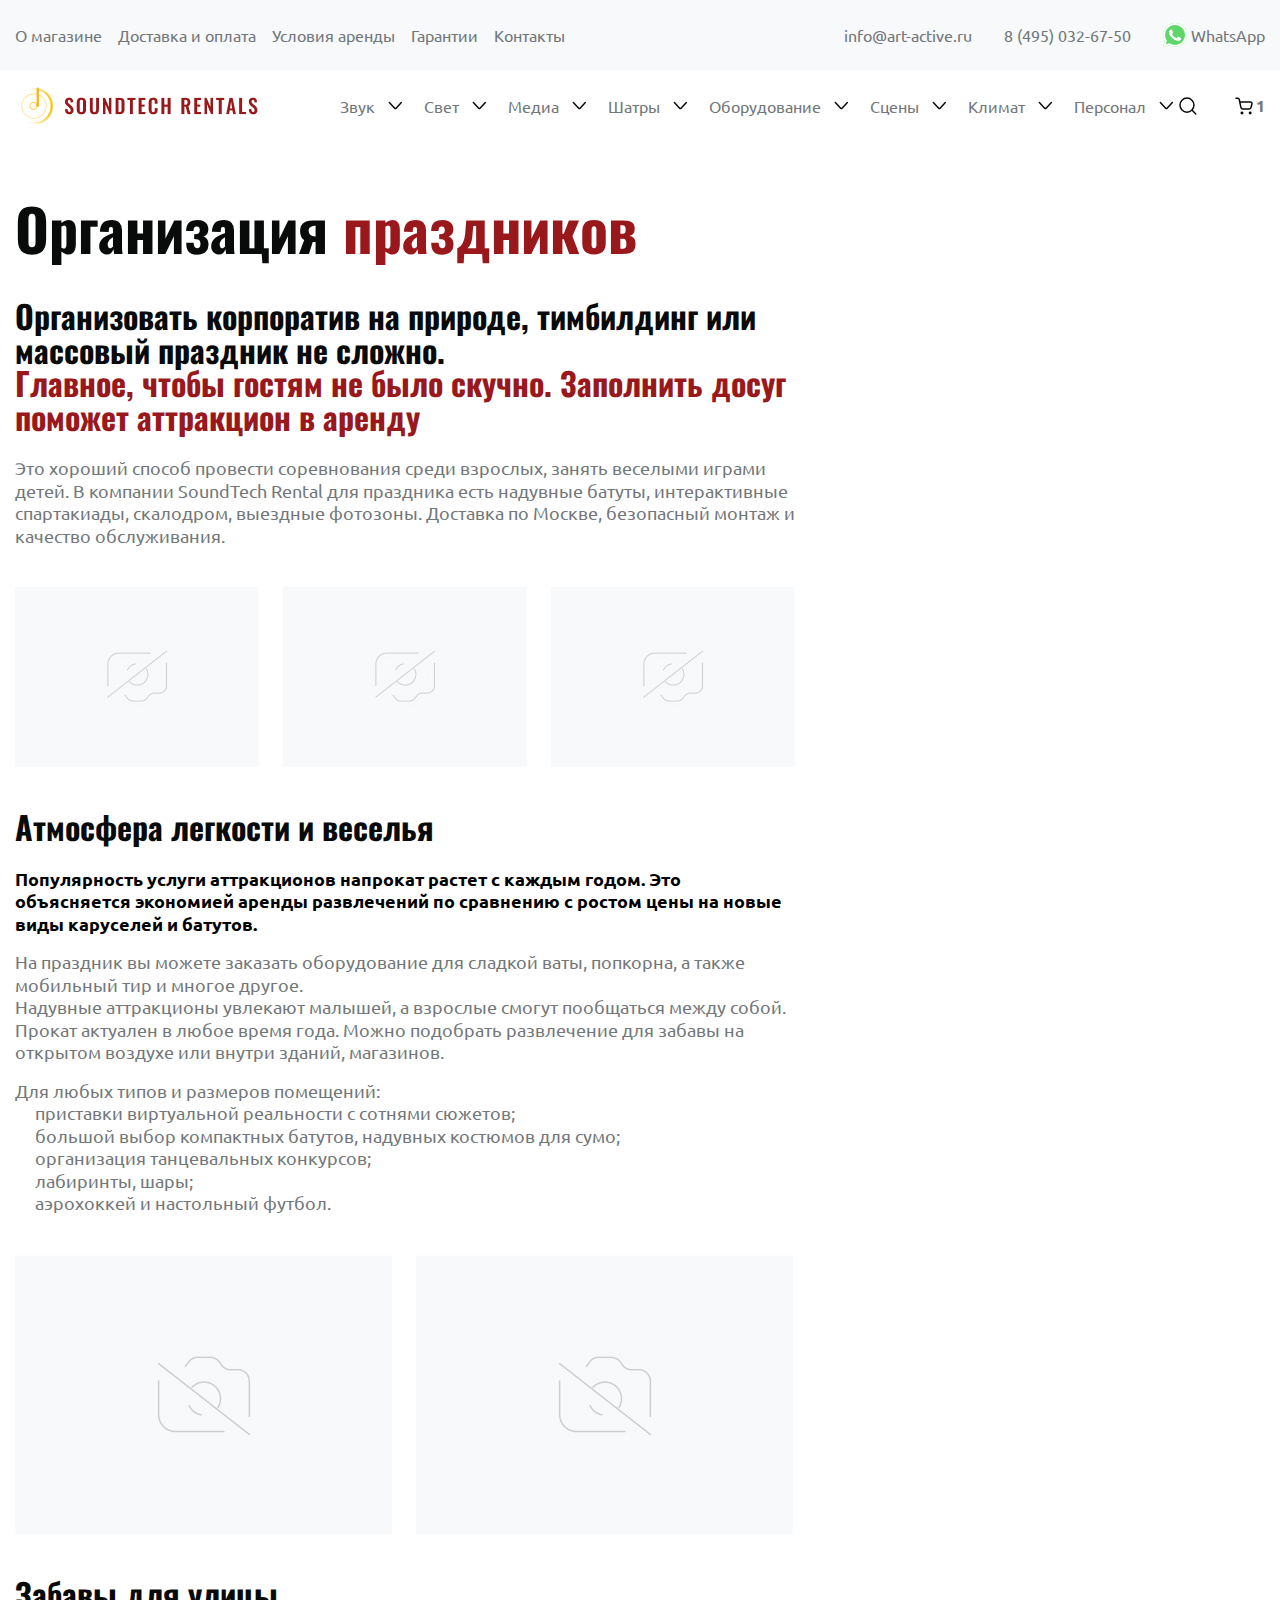
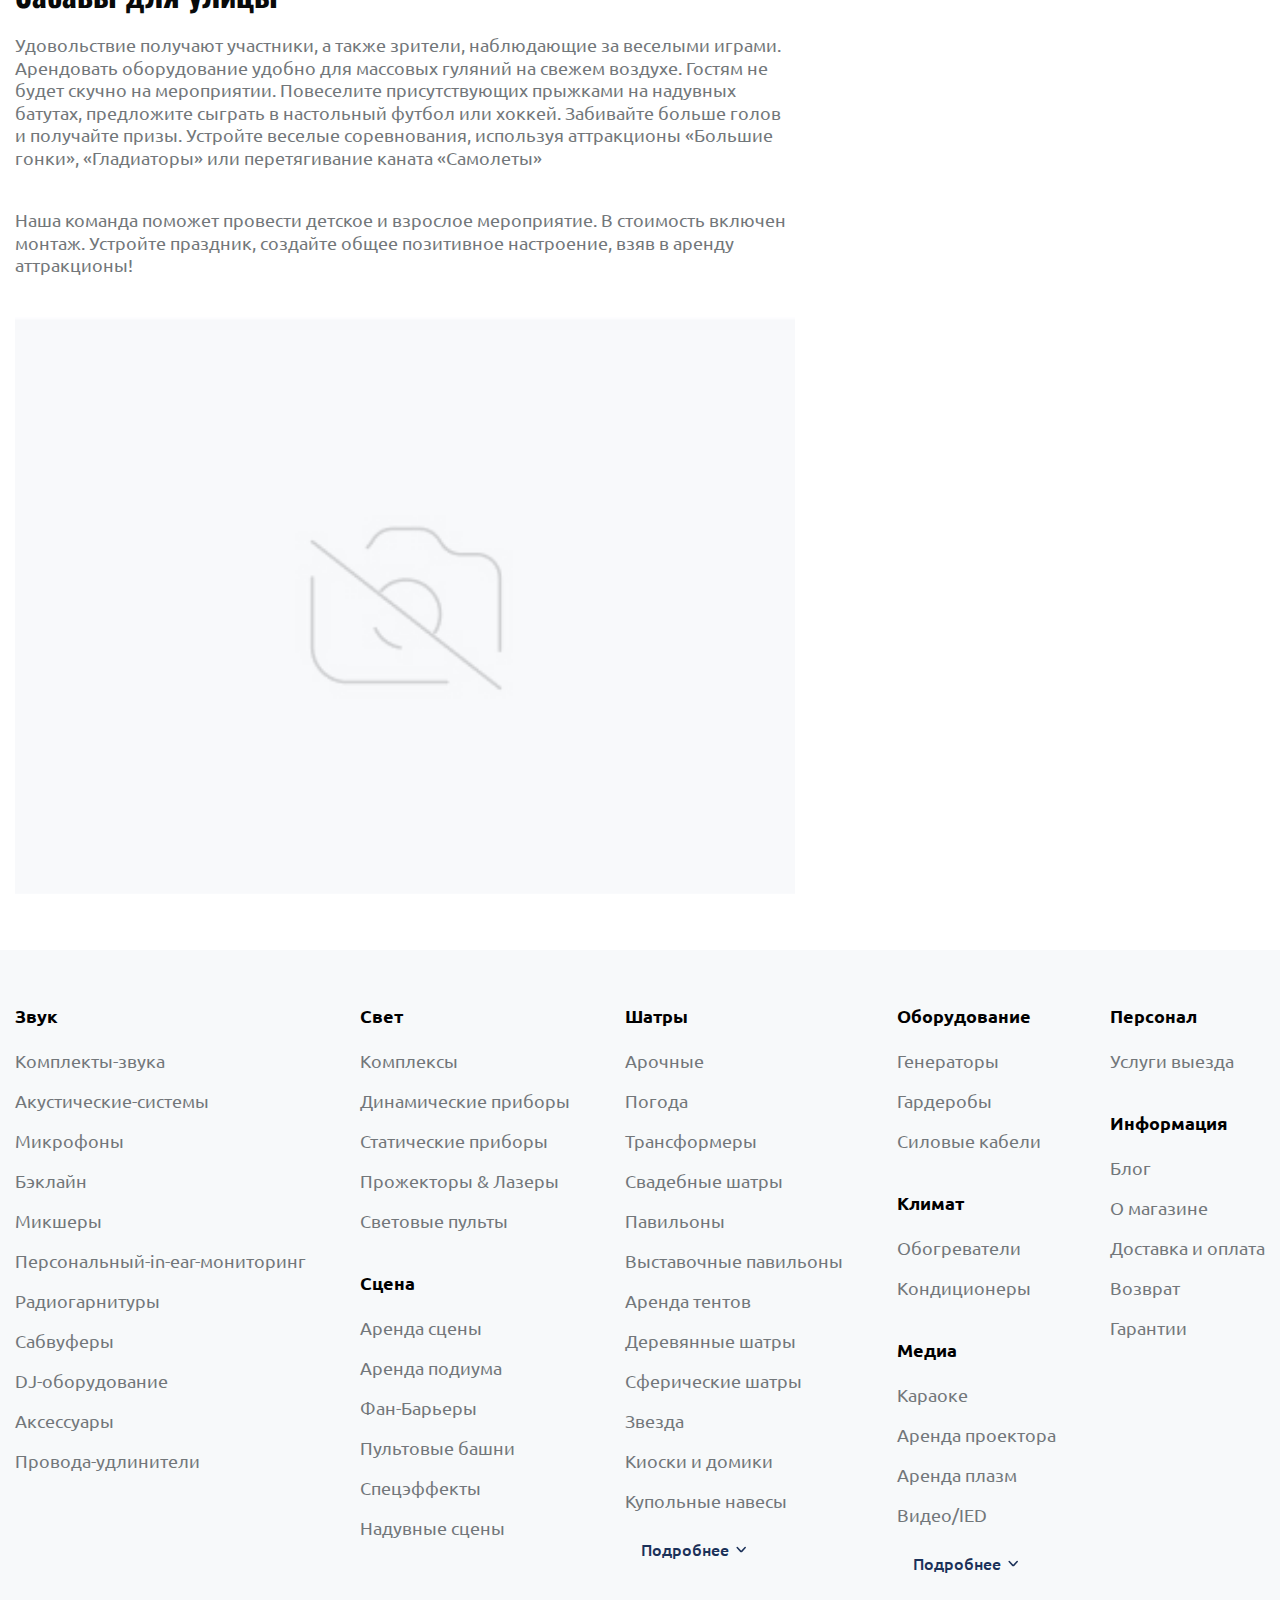
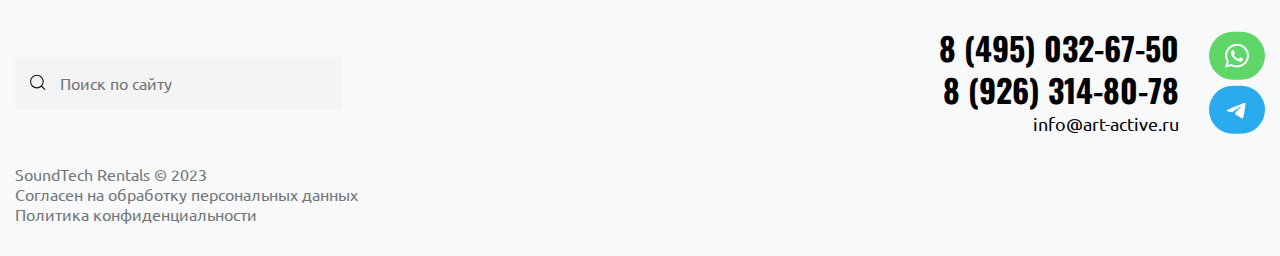
<file: posts.html>
<!DOCTYPE html>
<html lang="en">
<head>
  <meta charset="UTF-8">
  <meta http-equiv="X-UA-Compatible" content="IE=edge">
  <meta name="viewport" content="width=device-width, initial-scale=1.0">
  <link rel="preconnect" href="https://fonts.googleapis.com">
  <link rel="preconnect" href="https://fonts.gstatic.com" crossorigin>
  <link href="https://fonts.googleapis.com/css2?family=Oswald:wght@400;500;600;700&family=Ubuntu:wght@400;500;700&display=swap" rel="stylesheet">
  <link rel="stylesheet" href="css/style.css">
  <title>Document</title>
</head>
<body>
  <div class="wrapper">
    <header  class="header">
      <div class="header-promo" style="display: none;">
        <p class="header-promo__text">Скидка 3% до 18.09 + бесплатная доставка по Москве</p>
        <button class="header-promo__btn"> 
          <svg xmlns="http://www.w3.org/2000/svg" width="25" height="24" viewBox="0 0 25 24" fill="none">
            <path d="M6.5 6L12.5 12M12.5 12L18.5 18M12.5 12L18.5 6M12.5 12L6.5 18" stroke="white" stroke-width="1.5" stroke-linecap="round"/>
          </svg>
        </button>
      </div>
      <div class="header-top">
        <div class="container">
          <div class="header-top__inner">
            <nav class="header-top__nav">
              <ul class="header-top__nav-list" itemscope itemtype="http://schema.org/SiteNavigationElement">
                <li class="header-top__nav-item"><a class="header-top__nav-link" itemprop="url" href="#">О магазине</a></li>
                <li class="header-top__nav-item"><a class="header-top__nav-link" itemprop="url" href="#">Доставка и оплата</a></li>
                <li class="header-top__nav-item"><a class="header-top__nav-link" itemprop="url" href="#">Условия аренды</a></li>
                <li class="header-top__nav-item"><a class="header-top__nav-link" itemprop="url" href="#">Гарантии </a></li>
                <li class="header-top__nav-item"><a class="header-top__nav-link" itemprop="url" href="#">Контакты </a></li>
              </ul>
            </nav>
            <div class="header-top__contacts-box">
              <a class="header-top__contacts-link" href="mailto:info@art-active.ru">info@art-active.ru</a>
              <a class="header-top__contacts-link" href="tel:84950326750">8 (495) 032-67-50</a>
              <a class="header-top__contacts-link" href="#">
                <img src="images/icons/whats-icon.svg" alt="">
                WhatsApp 
              </a>
            </div>
          </div>
        </div>
      </div>
      <div class="header-bot">
        <div class="container">
          <div class="header-bot__inner">
            <a class="header-bot__logo-link" href="#">
              <img src="images/icons/head-logo.svg" alt="">
              <img class="header-bot__logo-text" src="images/icons/logo-2.png" alt="">
            </a>
            <ul class="header-bot__list">
              <li class="header-bot__list-item">
                <a class="header-bot__list-link" href="#">
                  Звук
                  <svg class="arrow-down" xmlns="http://www.w3.org/2000/svg" width="25" height="25" viewBox="0 0 25 25" fill="none">
                    <path d="M6.36133 9.5L11.6542 15.1854C12.0447 15.6049 12.6779 15.6049 13.0684 15.1854L18.3613 9.5" stroke="#090A0A" stroke-width="1.5" stroke-linecap="round"/>
                    </svg>
                </a>
                <div class="header-bot__dropdown">
                  <div class="container">
                    <div class="header-bot__dropdown-inner">
                      <a class="header-bot__dropdown-link" href="#">
                        Арочные
                        <svg xmlns="http://www.w3.org/2000/svg" width="24" height="24" viewBox="0 0 24 24" fill="none">
                          <path d="M9 18L14.6854 12.7071C15.1049 12.3166 15.1049 11.6834 14.6854 11.2929L9 6" stroke="#131214" stroke-width="1.5" stroke-linecap="round"/>
                        </svg>
                      </a>
                      <a class="header-bot__dropdown-link" href="#">
                        Погода
                        <svg xmlns="http://www.w3.org/2000/svg" width="24" height="24" viewBox="0 0 24 24" fill="none">
                          <path d="M9 18L14.6854 12.7071C15.1049 12.3166 15.1049 11.6834 14.6854 11.2929L9 6" stroke="#131214" stroke-width="1.5" stroke-linecap="round"/>
                        </svg>
                      </a>
                      <a class="header-bot__dropdown-link" href="#">
                        Трансформеры
                        <svg xmlns="http://www.w3.org/2000/svg" width="24" height="24" viewBox="0 0 24 24" fill="none">
                          <path d="M9 18L14.6854 12.7071C15.1049 12.3166 15.1049 11.6834 14.6854 11.2929L9 6" stroke="#131214" stroke-width="1.5" stroke-linecap="round"/>
                        </svg>
                      </a>
                      <a class="header-bot__dropdown-link" href="#">
                        Свадебные шатры
                        <svg xmlns="http://www.w3.org/2000/svg" width="24" height="24" viewBox="0 0 24 24" fill="none">
                          <path d="M9 18L14.6854 12.7071C15.1049 12.3166 15.1049 11.6834 14.6854 11.2929L9 6" stroke="#131214" stroke-width="1.5" stroke-linecap="round"/>
                        </svg>
                      </a>
                      <a class="header-bot__dropdown-link" href="#">
                        Павильоны
                        <svg xmlns="http://www.w3.org/2000/svg" width="24" height="24" viewBox="0 0 24 24" fill="none">
                          <path d="M9 18L14.6854 12.7071C15.1049 12.3166 15.1049 11.6834 14.6854 11.2929L9 6" stroke="#131214" stroke-width="1.5" stroke-linecap="round"/>
                        </svg>
                      </a>
                      <a class="header-bot__dropdown-link" href="#">
                        Выставочные павильоны
                        <svg xmlns="http://www.w3.org/2000/svg" width="24" height="24" viewBox="0 0 24 24" fill="none">
                          <path d="M9 18L14.6854 12.7071C15.1049 12.3166 15.1049 11.6834 14.6854 11.2929L9 6" stroke="#131214" stroke-width="1.5" stroke-linecap="round"/>
                        </svg>
                      </a>
                      <a class="header-bot__dropdown-link" href="#">
                        Аренда тентов
                        <svg xmlns="http://www.w3.org/2000/svg" width="24" height="24" viewBox="0 0 24 24" fill="none">
                          <path d="M9 18L14.6854 12.7071C15.1049 12.3166 15.1049 11.6834 14.6854 11.2929L9 6" stroke="#131214" stroke-width="1.5" stroke-linecap="round"/>
                        </svg>
                      </a>
                      <a class="header-bot__dropdown-link" href="#">
                        Деревянные шатры
                        <svg xmlns="http://www.w3.org/2000/svg" width="24" height="24" viewBox="0 0 24 24" fill="none">
                          <path d="M9 18L14.6854 12.7071C15.1049 12.3166 15.1049 11.6834 14.6854 11.2929L9 6" stroke="#131214" stroke-width="1.5" stroke-linecap="round"/>
                        </svg>
                      </a>
                      <a class="header-bot__dropdown-link" href="#">
                        Сферические шатры
                        <svg xmlns="http://www.w3.org/2000/svg" width="24" height="24" viewBox="0 0 24 24" fill="none">
                          <path d="M9 18L14.6854 12.7071C15.1049 12.3166 15.1049 11.6834 14.6854 11.2929L9 6" stroke="#131214" stroke-width="1.5" stroke-linecap="round"/>
                        </svg>
                      </a>
                      <a class="header-bot__dropdown-link" href="#">
                        Звезда
                        <svg xmlns="http://www.w3.org/2000/svg" width="24" height="24" viewBox="0 0 24 24" fill="none">
                          <path d="M9 18L14.6854 12.7071C15.1049 12.3166 15.1049 11.6834 14.6854 11.2929L9 6" stroke="#131214" stroke-width="1.5" stroke-linecap="round"/>
                        </svg>
                      </a>
                      <a class="header-bot__dropdown-link" href="#">
                        Киоски и домики
                        <svg xmlns="http://www.w3.org/2000/svg" width="24" height="24" viewBox="0 0 24 24" fill="none">
                          <path d="M9 18L14.6854 12.7071C15.1049 12.3166 15.1049 11.6834 14.6854 11.2929L9 6" stroke="#131214" stroke-width="1.5" stroke-linecap="round"/>
                        </svg>
                      </a>
                      <a class="header-bot__dropdown-link" href="#">
                        Купольные навесы
                        <svg xmlns="http://www.w3.org/2000/svg" width="24" height="24" viewBox="0 0 24 24" fill="none">
                          <path d="M9 18L14.6854 12.7071C15.1049 12.3166 15.1049 11.6834 14.6854 11.2929L9 6" stroke="#131214" stroke-width="1.5" stroke-linecap="round"/>
                        </svg>
                      </a>
                      <a class="header-bot__dropdown-link" href="#">
                        Тенты Сидней
                        <svg xmlns="http://www.w3.org/2000/svg" width="24" height="24" viewBox="0 0 24 24" fill="none">
                          <path d="M9 18L14.6854 12.7071C15.1049 12.3166 15.1049 11.6834 14.6854 11.2929L9 6" stroke="#131214" stroke-width="1.5" stroke-linecap="round"/>
                        </svg>
                      </a>
                      <a class="header-bot__dropdown-link" href="#">
                        Большие шатры
                        <svg xmlns="http://www.w3.org/2000/svg" width="24" height="24" viewBox="0 0 24 24" fill="none">
                          <path d="M9 18L14.6854 12.7071C15.1049 12.3166 15.1049 11.6834 14.6854 11.2929L9 6" stroke="#131214" stroke-width="1.5" stroke-linecap="round"/>
                        </svg>
                      </a>
                      <a class="header-bot__dropdown-link" href="#">
                        Черные шатры
                        <svg xmlns="http://www.w3.org/2000/svg" width="24" height="24" viewBox="0 0 24 24" fill="none">
                          <path d="M9 18L14.6854 12.7071C15.1049 12.3166 15.1049 11.6834 14.6854 11.2929L9 6" stroke="#131214" stroke-width="1.5" stroke-linecap="round"/>
                        </svg>
                      </a>
                    </div>
                    <a class="header-bot__dropdown-main-link" href="#">
                      Звук 
                      <img src="images/icons/circle-arr-right.svg" alt="">
                    </a>
                  </div>
                </div>
              </li>
              <li class="header-bot__list-item">
                <a class="header-bot__list-link" href="#">
                  Свет
                  <svg class="arrow-down" xmlns="http://www.w3.org/2000/svg" width="25" height="25" viewBox="0 0 25 25" fill="none">
                    <path d="M6.36133 9.5L11.6542 15.1854C12.0447 15.6049 12.6779 15.6049 13.0684 15.1854L18.3613 9.5" stroke="#090A0A" stroke-width="1.5" stroke-linecap="round"/>
                    </svg>
                </a>
                <div class="header-bot__dropdown">
                  <div class="container">
                    <div class="header-bot__dropdown-inner">
                      <a class="header-bot__dropdown-link" href="#">
                        Арочные
                        <svg xmlns="http://www.w3.org/2000/svg" width="24" height="24" viewBox="0 0 24 24" fill="none">
                          <path d="M9 18L14.6854 12.7071C15.1049 12.3166 15.1049 11.6834 14.6854 11.2929L9 6" stroke="#131214" stroke-width="1.5" stroke-linecap="round"/>
                        </svg>
                      </a>
                      <a class="header-bot__dropdown-link" href="#">
                        Погода
                        <svg xmlns="http://www.w3.org/2000/svg" width="24" height="24" viewBox="0 0 24 24" fill="none">
                          <path d="M9 18L14.6854 12.7071C15.1049 12.3166 15.1049 11.6834 14.6854 11.2929L9 6" stroke="#131214" stroke-width="1.5" stroke-linecap="round"/>
                        </svg>
                      </a>
                      <a class="header-bot__dropdown-link" href="#">
                        Трансформеры
                        <svg xmlns="http://www.w3.org/2000/svg" width="24" height="24" viewBox="0 0 24 24" fill="none">
                          <path d="M9 18L14.6854 12.7071C15.1049 12.3166 15.1049 11.6834 14.6854 11.2929L9 6" stroke="#131214" stroke-width="1.5" stroke-linecap="round"/>
                        </svg>
                      </a>
                      <a class="header-bot__dropdown-link" href="#">
                        Свадебные шатры
                        <svg xmlns="http://www.w3.org/2000/svg" width="24" height="24" viewBox="0 0 24 24" fill="none">
                          <path d="M9 18L14.6854 12.7071C15.1049 12.3166 15.1049 11.6834 14.6854 11.2929L9 6" stroke="#131214" stroke-width="1.5" stroke-linecap="round"/>
                        </svg>
                      </a>
                      <a class="header-bot__dropdown-link" href="#">
                        Павильоны
                        <svg xmlns="http://www.w3.org/2000/svg" width="24" height="24" viewBox="0 0 24 24" fill="none">
                          <path d="M9 18L14.6854 12.7071C15.1049 12.3166 15.1049 11.6834 14.6854 11.2929L9 6" stroke="#131214" stroke-width="1.5" stroke-linecap="round"/>
                        </svg>
                      </a>
                      <a class="header-bot__dropdown-link" href="#">
                        Выставочные павильоны
                        <svg xmlns="http://www.w3.org/2000/svg" width="24" height="24" viewBox="0 0 24 24" fill="none">
                          <path d="M9 18L14.6854 12.7071C15.1049 12.3166 15.1049 11.6834 14.6854 11.2929L9 6" stroke="#131214" stroke-width="1.5" stroke-linecap="round"/>
                        </svg>
                      </a>
                      <a class="header-bot__dropdown-link" href="#">
                        Аренда тентов
                        <svg xmlns="http://www.w3.org/2000/svg" width="24" height="24" viewBox="0 0 24 24" fill="none">
                          <path d="M9 18L14.6854 12.7071C15.1049 12.3166 15.1049 11.6834 14.6854 11.2929L9 6" stroke="#131214" stroke-width="1.5" stroke-linecap="round"/>
                        </svg>
                      </a>
                      <a class="header-bot__dropdown-link" href="#">
                        Деревянные шатры
                        <svg xmlns="http://www.w3.org/2000/svg" width="24" height="24" viewBox="0 0 24 24" fill="none">
                          <path d="M9 18L14.6854 12.7071C15.1049 12.3166 15.1049 11.6834 14.6854 11.2929L9 6" stroke="#131214" stroke-width="1.5" stroke-linecap="round"/>
                        </svg>
                      </a>
                      <a class="header-bot__dropdown-link" href="#">
                        Сферические шатры
                        <svg xmlns="http://www.w3.org/2000/svg" width="24" height="24" viewBox="0 0 24 24" fill="none">
                          <path d="M9 18L14.6854 12.7071C15.1049 12.3166 15.1049 11.6834 14.6854 11.2929L9 6" stroke="#131214" stroke-width="1.5" stroke-linecap="round"/>
                        </svg>
                      </a>
                      <a class="header-bot__dropdown-link" href="#">
                        Звезда
                        <svg xmlns="http://www.w3.org/2000/svg" width="24" height="24" viewBox="0 0 24 24" fill="none">
                          <path d="M9 18L14.6854 12.7071C15.1049 12.3166 15.1049 11.6834 14.6854 11.2929L9 6" stroke="#131214" stroke-width="1.5" stroke-linecap="round"/>
                        </svg>
                      </a>
                      <a class="header-bot__dropdown-link" href="#">
                        Киоски и домики
                        <svg xmlns="http://www.w3.org/2000/svg" width="24" height="24" viewBox="0 0 24 24" fill="none">
                          <path d="M9 18L14.6854 12.7071C15.1049 12.3166 15.1049 11.6834 14.6854 11.2929L9 6" stroke="#131214" stroke-width="1.5" stroke-linecap="round"/>
                        </svg>
                      </a>
                      <a class="header-bot__dropdown-link" href="#">
                        Купольные навесы
                        <svg xmlns="http://www.w3.org/2000/svg" width="24" height="24" viewBox="0 0 24 24" fill="none">
                          <path d="M9 18L14.6854 12.7071C15.1049 12.3166 15.1049 11.6834 14.6854 11.2929L9 6" stroke="#131214" stroke-width="1.5" stroke-linecap="round"/>
                        </svg>
                      </a>
                      <a class="header-bot__dropdown-link" href="#">
                        Тенты Сидней
                        <svg xmlns="http://www.w3.org/2000/svg" width="24" height="24" viewBox="0 0 24 24" fill="none">
                          <path d="M9 18L14.6854 12.7071C15.1049 12.3166 15.1049 11.6834 14.6854 11.2929L9 6" stroke="#131214" stroke-width="1.5" stroke-linecap="round"/>
                        </svg>
                      </a>
                      <a class="header-bot__dropdown-link" href="#">
                        Большие шатры
                        <svg xmlns="http://www.w3.org/2000/svg" width="24" height="24" viewBox="0 0 24 24" fill="none">
                          <path d="M9 18L14.6854 12.7071C15.1049 12.3166 15.1049 11.6834 14.6854 11.2929L9 6" stroke="#131214" stroke-width="1.5" stroke-linecap="round"/>
                        </svg>
                      </a>
                      <a class="header-bot__dropdown-link" href="#">
                        Черные шатры
                        <svg xmlns="http://www.w3.org/2000/svg" width="24" height="24" viewBox="0 0 24 24" fill="none">
                          <path d="M9 18L14.6854 12.7071C15.1049 12.3166 15.1049 11.6834 14.6854 11.2929L9 6" stroke="#131214" stroke-width="1.5" stroke-linecap="round"/>
                        </svg>
                      </a>
                    </div>
                    <a class="header-bot__dropdown-main-link" href="#">
                      Свет 
                      <img src="images/icons/circle-arr-right.svg" alt="">
                    </a>
                  </div>
                </div>
              </li>
              <li class="header-bot__list-item">
                <a class="header-bot__list-link" href="#">
                  Медиа
                  <svg class="arrow-down" xmlns="http://www.w3.org/2000/svg" width="25" height="25" viewBox="0 0 25 25" fill="none">
                    <path d="M6.36133 9.5L11.6542 15.1854C12.0447 15.6049 12.6779 15.6049 13.0684 15.1854L18.3613 9.5" stroke="#090A0A" stroke-width="1.5" stroke-linecap="round"/>
                    </svg>
                </a>
                <div class="header-bot__dropdown">
                  <div class="container">
                    <div class="header-bot__dropdown-inner">
                      <a class="header-bot__dropdown-link" href="#">
                        Арочные
                        <svg xmlns="http://www.w3.org/2000/svg" width="24" height="24" viewBox="0 0 24 24" fill="none">
                          <path d="M9 18L14.6854 12.7071C15.1049 12.3166 15.1049 11.6834 14.6854 11.2929L9 6" stroke="#131214" stroke-width="1.5" stroke-linecap="round"/>
                        </svg>
                      </a>
                      <a class="header-bot__dropdown-link" href="#">
                        Погода
                        <svg xmlns="http://www.w3.org/2000/svg" width="24" height="24" viewBox="0 0 24 24" fill="none">
                          <path d="M9 18L14.6854 12.7071C15.1049 12.3166 15.1049 11.6834 14.6854 11.2929L9 6" stroke="#131214" stroke-width="1.5" stroke-linecap="round"/>
                        </svg>
                      </a>
                      <a class="header-bot__dropdown-link" href="#">
                        Трансформеры
                        <svg xmlns="http://www.w3.org/2000/svg" width="24" height="24" viewBox="0 0 24 24" fill="none">
                          <path d="M9 18L14.6854 12.7071C15.1049 12.3166 15.1049 11.6834 14.6854 11.2929L9 6" stroke="#131214" stroke-width="1.5" stroke-linecap="round"/>
                        </svg>
                      </a>
                      <a class="header-bot__dropdown-link" href="#">
                        Свадебные шатры
                        <svg xmlns="http://www.w3.org/2000/svg" width="24" height="24" viewBox="0 0 24 24" fill="none">
                          <path d="M9 18L14.6854 12.7071C15.1049 12.3166 15.1049 11.6834 14.6854 11.2929L9 6" stroke="#131214" stroke-width="1.5" stroke-linecap="round"/>
                        </svg>
                      </a>
                      <a class="header-bot__dropdown-link" href="#">
                        Павильоны
                        <svg xmlns="http://www.w3.org/2000/svg" width="24" height="24" viewBox="0 0 24 24" fill="none">
                          <path d="M9 18L14.6854 12.7071C15.1049 12.3166 15.1049 11.6834 14.6854 11.2929L9 6" stroke="#131214" stroke-width="1.5" stroke-linecap="round"/>
                        </svg>
                      </a>
                      <a class="header-bot__dropdown-link" href="#">
                        Выставочные павильоны
                        <svg xmlns="http://www.w3.org/2000/svg" width="24" height="24" viewBox="0 0 24 24" fill="none">
                          <path d="M9 18L14.6854 12.7071C15.1049 12.3166 15.1049 11.6834 14.6854 11.2929L9 6" stroke="#131214" stroke-width="1.5" stroke-linecap="round"/>
                        </svg>
                      </a>
                      <a class="header-bot__dropdown-link" href="#">
                        Аренда тентов
                        <svg xmlns="http://www.w3.org/2000/svg" width="24" height="24" viewBox="0 0 24 24" fill="none">
                          <path d="M9 18L14.6854 12.7071C15.1049 12.3166 15.1049 11.6834 14.6854 11.2929L9 6" stroke="#131214" stroke-width="1.5" stroke-linecap="round"/>
                        </svg>
                      </a>
                      <a class="header-bot__dropdown-link" href="#">
                        Деревянные шатры
                        <svg xmlns="http://www.w3.org/2000/svg" width="24" height="24" viewBox="0 0 24 24" fill="none">
                          <path d="M9 18L14.6854 12.7071C15.1049 12.3166 15.1049 11.6834 14.6854 11.2929L9 6" stroke="#131214" stroke-width="1.5" stroke-linecap="round"/>
                        </svg>
                      </a>
                      <a class="header-bot__dropdown-link" href="#">
                        Сферические шатры
                        <svg xmlns="http://www.w3.org/2000/svg" width="24" height="24" viewBox="0 0 24 24" fill="none">
                          <path d="M9 18L14.6854 12.7071C15.1049 12.3166 15.1049 11.6834 14.6854 11.2929L9 6" stroke="#131214" stroke-width="1.5" stroke-linecap="round"/>
                        </svg>
                      </a>
                      <a class="header-bot__dropdown-link" href="#">
                        Звезда
                        <svg xmlns="http://www.w3.org/2000/svg" width="24" height="24" viewBox="0 0 24 24" fill="none">
                          <path d="M9 18L14.6854 12.7071C15.1049 12.3166 15.1049 11.6834 14.6854 11.2929L9 6" stroke="#131214" stroke-width="1.5" stroke-linecap="round"/>
                        </svg>
                      </a>
                      <a class="header-bot__dropdown-link" href="#">
                        Киоски и домики
                        <svg xmlns="http://www.w3.org/2000/svg" width="24" height="24" viewBox="0 0 24 24" fill="none">
                          <path d="M9 18L14.6854 12.7071C15.1049 12.3166 15.1049 11.6834 14.6854 11.2929L9 6" stroke="#131214" stroke-width="1.5" stroke-linecap="round"/>
                        </svg>
                      </a>
                      <a class="header-bot__dropdown-link" href="#">
                        Купольные навесы
                        <svg xmlns="http://www.w3.org/2000/svg" width="24" height="24" viewBox="0 0 24 24" fill="none">
                          <path d="M9 18L14.6854 12.7071C15.1049 12.3166 15.1049 11.6834 14.6854 11.2929L9 6" stroke="#131214" stroke-width="1.5" stroke-linecap="round"/>
                        </svg>
                      </a>
                      <a class="header-bot__dropdown-link" href="#">
                        Тенты Сидней
                        <svg xmlns="http://www.w3.org/2000/svg" width="24" height="24" viewBox="0 0 24 24" fill="none">
                          <path d="M9 18L14.6854 12.7071C15.1049 12.3166 15.1049 11.6834 14.6854 11.2929L9 6" stroke="#131214" stroke-width="1.5" stroke-linecap="round"/>
                        </svg>
                      </a>
                      <a class="header-bot__dropdown-link" href="#">
                        Большие шатры
                        <svg xmlns="http://www.w3.org/2000/svg" width="24" height="24" viewBox="0 0 24 24" fill="none">
                          <path d="M9 18L14.6854 12.7071C15.1049 12.3166 15.1049 11.6834 14.6854 11.2929L9 6" stroke="#131214" stroke-width="1.5" stroke-linecap="round"/>
                        </svg>
                      </a>
                      <a class="header-bot__dropdown-link" href="#">
                        Черные шатры
                        <svg xmlns="http://www.w3.org/2000/svg" width="24" height="24" viewBox="0 0 24 24" fill="none">
                          <path d="M9 18L14.6854 12.7071C15.1049 12.3166 15.1049 11.6834 14.6854 11.2929L9 6" stroke="#131214" stroke-width="1.5" stroke-linecap="round"/>
                        </svg>
                      </a>
                    </div>
                    <a class="header-bot__dropdown-main-link" href="#">
                      Медиа
                      <img src="images/icons/circle-arr-right.svg" alt="">
                    </a>
                  </div>
                </div>
              </li>
              <li class="header-bot__list-item">
                <a class="header-bot__list-link" href="#">
                  Шатры
                  <svg class="arrow-down" xmlns="http://www.w3.org/2000/svg" width="25" height="25" viewBox="0 0 25 25" fill="none">
                    <path d="M6.36133 9.5L11.6542 15.1854C12.0447 15.6049 12.6779 15.6049 13.0684 15.1854L18.3613 9.5" stroke="#090A0A" stroke-width="1.5" stroke-linecap="round"/>
                    </svg>
                </a>
                <div class="header-bot__dropdown">
                  <div class="container">
                    <div class="header-bot__dropdown-inner">
                      <a class="header-bot__dropdown-link" href="#">
                        Арочные
                        <svg xmlns="http://www.w3.org/2000/svg" width="24" height="24" viewBox="0 0 24 24" fill="none">
                          <path d="M9 18L14.6854 12.7071C15.1049 12.3166 15.1049 11.6834 14.6854 11.2929L9 6" stroke="#131214" stroke-width="1.5" stroke-linecap="round"/>
                        </svg>
                      </a>
                      <a class="header-bot__dropdown-link" href="#">
                        Погода
                        <svg xmlns="http://www.w3.org/2000/svg" width="24" height="24" viewBox="0 0 24 24" fill="none">
                          <path d="M9 18L14.6854 12.7071C15.1049 12.3166 15.1049 11.6834 14.6854 11.2929L9 6" stroke="#131214" stroke-width="1.5" stroke-linecap="round"/>
                        </svg>
                      </a>
                      <a class="header-bot__dropdown-link" href="#">
                        Трансформеры
                        <svg xmlns="http://www.w3.org/2000/svg" width="24" height="24" viewBox="0 0 24 24" fill="none">
                          <path d="M9 18L14.6854 12.7071C15.1049 12.3166 15.1049 11.6834 14.6854 11.2929L9 6" stroke="#131214" stroke-width="1.5" stroke-linecap="round"/>
                        </svg>
                      </a>
                      <a class="header-bot__dropdown-link" href="#">
                        Свадебные шатры
                        <svg xmlns="http://www.w3.org/2000/svg" width="24" height="24" viewBox="0 0 24 24" fill="none">
                          <path d="M9 18L14.6854 12.7071C15.1049 12.3166 15.1049 11.6834 14.6854 11.2929L9 6" stroke="#131214" stroke-width="1.5" stroke-linecap="round"/>
                        </svg>
                      </a>
                      <a class="header-bot__dropdown-link" href="#">
                        Павильоны
                        <svg xmlns="http://www.w3.org/2000/svg" width="24" height="24" viewBox="0 0 24 24" fill="none">
                          <path d="M9 18L14.6854 12.7071C15.1049 12.3166 15.1049 11.6834 14.6854 11.2929L9 6" stroke="#131214" stroke-width="1.5" stroke-linecap="round"/>
                        </svg>
                      </a>
                      <a class="header-bot__dropdown-link" href="#">
                        Выставочные павильоны
                        <svg xmlns="http://www.w3.org/2000/svg" width="24" height="24" viewBox="0 0 24 24" fill="none">
                          <path d="M9 18L14.6854 12.7071C15.1049 12.3166 15.1049 11.6834 14.6854 11.2929L9 6" stroke="#131214" stroke-width="1.5" stroke-linecap="round"/>
                        </svg>
                      </a>
                      <a class="header-bot__dropdown-link" href="#">
                        Аренда тентов
                        <svg xmlns="http://www.w3.org/2000/svg" width="24" height="24" viewBox="0 0 24 24" fill="none">
                          <path d="M9 18L14.6854 12.7071C15.1049 12.3166 15.1049 11.6834 14.6854 11.2929L9 6" stroke="#131214" stroke-width="1.5" stroke-linecap="round"/>
                        </svg>
                      </a>
                      <a class="header-bot__dropdown-link" href="#">
                        Деревянные шатры
                        <svg xmlns="http://www.w3.org/2000/svg" width="24" height="24" viewBox="0 0 24 24" fill="none">
                          <path d="M9 18L14.6854 12.7071C15.1049 12.3166 15.1049 11.6834 14.6854 11.2929L9 6" stroke="#131214" stroke-width="1.5" stroke-linecap="round"/>
                        </svg>
                      </a>
                      <a class="header-bot__dropdown-link" href="#">
                        Сферические шатры
                        <svg xmlns="http://www.w3.org/2000/svg" width="24" height="24" viewBox="0 0 24 24" fill="none">
                          <path d="M9 18L14.6854 12.7071C15.1049 12.3166 15.1049 11.6834 14.6854 11.2929L9 6" stroke="#131214" stroke-width="1.5" stroke-linecap="round"/>
                        </svg>
                      </a>
                      <a class="header-bot__dropdown-link" href="#">
                        Звезда
                        <svg xmlns="http://www.w3.org/2000/svg" width="24" height="24" viewBox="0 0 24 24" fill="none">
                          <path d="M9 18L14.6854 12.7071C15.1049 12.3166 15.1049 11.6834 14.6854 11.2929L9 6" stroke="#131214" stroke-width="1.5" stroke-linecap="round"/>
                        </svg>
                      </a>
                      <a class="header-bot__dropdown-link" href="#">
                        Киоски и домики
                        <svg xmlns="http://www.w3.org/2000/svg" width="24" height="24" viewBox="0 0 24 24" fill="none">
                          <path d="M9 18L14.6854 12.7071C15.1049 12.3166 15.1049 11.6834 14.6854 11.2929L9 6" stroke="#131214" stroke-width="1.5" stroke-linecap="round"/>
                        </svg>
                      </a>
                      <a class="header-bot__dropdown-link" href="#">
                        Купольные навесы
                        <svg xmlns="http://www.w3.org/2000/svg" width="24" height="24" viewBox="0 0 24 24" fill="none">
                          <path d="M9 18L14.6854 12.7071C15.1049 12.3166 15.1049 11.6834 14.6854 11.2929L9 6" stroke="#131214" stroke-width="1.5" stroke-linecap="round"/>
                        </svg>
                      </a>
                      <a class="header-bot__dropdown-link" href="#">
                        Тенты Сидней
                        <svg xmlns="http://www.w3.org/2000/svg" width="24" height="24" viewBox="0 0 24 24" fill="none">
                          <path d="M9 18L14.6854 12.7071C15.1049 12.3166 15.1049 11.6834 14.6854 11.2929L9 6" stroke="#131214" stroke-width="1.5" stroke-linecap="round"/>
                        </svg>
                      </a>
                      <a class="header-bot__dropdown-link" href="#">
                        Большие шатры
                        <svg xmlns="http://www.w3.org/2000/svg" width="24" height="24" viewBox="0 0 24 24" fill="none">
                          <path d="M9 18L14.6854 12.7071C15.1049 12.3166 15.1049 11.6834 14.6854 11.2929L9 6" stroke="#131214" stroke-width="1.5" stroke-linecap="round"/>
                        </svg>
                      </a>
                      <a class="header-bot__dropdown-link" href="#">
                        Черные шатры
                        <svg xmlns="http://www.w3.org/2000/svg" width="24" height="24" viewBox="0 0 24 24" fill="none">
                          <path d="M9 18L14.6854 12.7071C15.1049 12.3166 15.1049 11.6834 14.6854 11.2929L9 6" stroke="#131214" stroke-width="1.5" stroke-linecap="round"/>
                        </svg>
                      </a>
                    </div>
                    <a class="header-bot__dropdown-main-link" href="#">
                      Все шатры 
                      <img src="images/icons/circle-arr-right.svg" alt="">
                    </a>
                  </div>
                </div>
              </li>
              <li class="header-bot__list-item">
                <a class="header-bot__list-link" href="#">
                  Оборудование
                  <svg class="arrow-down" xmlns="http://www.w3.org/2000/svg" width="25" height="25" viewBox="0 0 25 25" fill="none">
                    <path d="M6.36133 9.5L11.6542 15.1854C12.0447 15.6049 12.6779 15.6049 13.0684 15.1854L18.3613 9.5" stroke="#090A0A" stroke-width="1.5" stroke-linecap="round"/>
                    </svg>
                </a>
                <div class="header-bot__dropdown">
                  <div class="container">
                    <div class="header-bot__dropdown-inner">
                      <a class="header-bot__dropdown-link" href="#">
                        Арочные
                        <svg xmlns="http://www.w3.org/2000/svg" width="24" height="24" viewBox="0 0 24 24" fill="none">
                          <path d="M9 18L14.6854 12.7071C15.1049 12.3166 15.1049 11.6834 14.6854 11.2929L9 6" stroke="#131214" stroke-width="1.5" stroke-linecap="round"/>
                        </svg>
                      </a>
                      <a class="header-bot__dropdown-link" href="#">
                        Погода
                        <svg xmlns="http://www.w3.org/2000/svg" width="24" height="24" viewBox="0 0 24 24" fill="none">
                          <path d="M9 18L14.6854 12.7071C15.1049 12.3166 15.1049 11.6834 14.6854 11.2929L9 6" stroke="#131214" stroke-width="1.5" stroke-linecap="round"/>
                        </svg>
                      </a>
                      <a class="header-bot__dropdown-link" href="#">
                        Трансформеры
                        <svg xmlns="http://www.w3.org/2000/svg" width="24" height="24" viewBox="0 0 24 24" fill="none">
                          <path d="M9 18L14.6854 12.7071C15.1049 12.3166 15.1049 11.6834 14.6854 11.2929L9 6" stroke="#131214" stroke-width="1.5" stroke-linecap="round"/>
                        </svg>
                      </a>
                      <a class="header-bot__dropdown-link" href="#">
                        Свадебные шатры
                        <svg xmlns="http://www.w3.org/2000/svg" width="24" height="24" viewBox="0 0 24 24" fill="none">
                          <path d="M9 18L14.6854 12.7071C15.1049 12.3166 15.1049 11.6834 14.6854 11.2929L9 6" stroke="#131214" stroke-width="1.5" stroke-linecap="round"/>
                        </svg>
                      </a>
                      <a class="header-bot__dropdown-link" href="#">
                        Павильоны
                        <svg xmlns="http://www.w3.org/2000/svg" width="24" height="24" viewBox="0 0 24 24" fill="none">
                          <path d="M9 18L14.6854 12.7071C15.1049 12.3166 15.1049 11.6834 14.6854 11.2929L9 6" stroke="#131214" stroke-width="1.5" stroke-linecap="round"/>
                        </svg>
                      </a>
                      <a class="header-bot__dropdown-link" href="#">
                        Выставочные павильоны
                        <svg xmlns="http://www.w3.org/2000/svg" width="24" height="24" viewBox="0 0 24 24" fill="none">
                          <path d="M9 18L14.6854 12.7071C15.1049 12.3166 15.1049 11.6834 14.6854 11.2929L9 6" stroke="#131214" stroke-width="1.5" stroke-linecap="round"/>
                        </svg>
                      </a>
                      <a class="header-bot__dropdown-link" href="#">
                        Аренда тентов
                        <svg xmlns="http://www.w3.org/2000/svg" width="24" height="24" viewBox="0 0 24 24" fill="none">
                          <path d="M9 18L14.6854 12.7071C15.1049 12.3166 15.1049 11.6834 14.6854 11.2929L9 6" stroke="#131214" stroke-width="1.5" stroke-linecap="round"/>
                        </svg>
                      </a>
                      <a class="header-bot__dropdown-link" href="#">
                        Деревянные шатры
                        <svg xmlns="http://www.w3.org/2000/svg" width="24" height="24" viewBox="0 0 24 24" fill="none">
                          <path d="M9 18L14.6854 12.7071C15.1049 12.3166 15.1049 11.6834 14.6854 11.2929L9 6" stroke="#131214" stroke-width="1.5" stroke-linecap="round"/>
                        </svg>
                      </a>
                      <a class="header-bot__dropdown-link" href="#">
                        Сферические шатры
                        <svg xmlns="http://www.w3.org/2000/svg" width="24" height="24" viewBox="0 0 24 24" fill="none">
                          <path d="M9 18L14.6854 12.7071C15.1049 12.3166 15.1049 11.6834 14.6854 11.2929L9 6" stroke="#131214" stroke-width="1.5" stroke-linecap="round"/>
                        </svg>
                      </a>
                      <a class="header-bot__dropdown-link" href="#">
                        Звезда
                        <svg xmlns="http://www.w3.org/2000/svg" width="24" height="24" viewBox="0 0 24 24" fill="none">
                          <path d="M9 18L14.6854 12.7071C15.1049 12.3166 15.1049 11.6834 14.6854 11.2929L9 6" stroke="#131214" stroke-width="1.5" stroke-linecap="round"/>
                        </svg>
                      </a>
                      <a class="header-bot__dropdown-link" href="#">
                        Киоски и домики
                        <svg xmlns="http://www.w3.org/2000/svg" width="24" height="24" viewBox="0 0 24 24" fill="none">
                          <path d="M9 18L14.6854 12.7071C15.1049 12.3166 15.1049 11.6834 14.6854 11.2929L9 6" stroke="#131214" stroke-width="1.5" stroke-linecap="round"/>
                        </svg>
                      </a>
                      <a class="header-bot__dropdown-link" href="#">
                        Купольные навесы
                        <svg xmlns="http://www.w3.org/2000/svg" width="24" height="24" viewBox="0 0 24 24" fill="none">
                          <path d="M9 18L14.6854 12.7071C15.1049 12.3166 15.1049 11.6834 14.6854 11.2929L9 6" stroke="#131214" stroke-width="1.5" stroke-linecap="round"/>
                        </svg>
                      </a>
                      <a class="header-bot__dropdown-link" href="#">
                        Тенты Сидней
                        <svg xmlns="http://www.w3.org/2000/svg" width="24" height="24" viewBox="0 0 24 24" fill="none">
                          <path d="M9 18L14.6854 12.7071C15.1049 12.3166 15.1049 11.6834 14.6854 11.2929L9 6" stroke="#131214" stroke-width="1.5" stroke-linecap="round"/>
                        </svg>
                      </a>
                      <a class="header-bot__dropdown-link" href="#">
                        Большие шатры
                        <svg xmlns="http://www.w3.org/2000/svg" width="24" height="24" viewBox="0 0 24 24" fill="none">
                          <path d="M9 18L14.6854 12.7071C15.1049 12.3166 15.1049 11.6834 14.6854 11.2929L9 6" stroke="#131214" stroke-width="1.5" stroke-linecap="round"/>
                        </svg>
                      </a>
                      <a class="header-bot__dropdown-link" href="#">
                        Черные шатры
                        <svg xmlns="http://www.w3.org/2000/svg" width="24" height="24" viewBox="0 0 24 24" fill="none">
                          <path d="M9 18L14.6854 12.7071C15.1049 12.3166 15.1049 11.6834 14.6854 11.2929L9 6" stroke="#131214" stroke-width="1.5" stroke-linecap="round"/>
                        </svg>
                      </a>
                    </div>
                    <a class="header-bot__dropdown-main-link" href="#">
                      Оборудование
                      <img src="images/icons/circle-arr-right.svg" alt="">
                    </a>
                  </div>
                </div>
              </li>
              <li class="header-bot__list-item">
                <a class="header-bot__list-link" href="#">
                  Сцены
                  <svg class="arrow-down" xmlns="http://www.w3.org/2000/svg" width="25" height="25" viewBox="0 0 25 25" fill="none">
                    <path d="M6.36133 9.5L11.6542 15.1854C12.0447 15.6049 12.6779 15.6049 13.0684 15.1854L18.3613 9.5" stroke="#090A0A" stroke-width="1.5" stroke-linecap="round"/>
                    </svg>
                </a>
                <div class="header-bot__dropdown">
                  <div class="container">
                    <div class="header-bot__dropdown-inner">
                      <a class="header-bot__dropdown-link" href="#">
                        Арочные
                        <svg xmlns="http://www.w3.org/2000/svg" width="24" height="24" viewBox="0 0 24 24" fill="none">
                          <path d="M9 18L14.6854 12.7071C15.1049 12.3166 15.1049 11.6834 14.6854 11.2929L9 6" stroke="#131214" stroke-width="1.5" stroke-linecap="round"/>
                        </svg>
                      </a>
                      <a class="header-bot__dropdown-link" href="#">
                        Погода
                        <svg xmlns="http://www.w3.org/2000/svg" width="24" height="24" viewBox="0 0 24 24" fill="none">
                          <path d="M9 18L14.6854 12.7071C15.1049 12.3166 15.1049 11.6834 14.6854 11.2929L9 6" stroke="#131214" stroke-width="1.5" stroke-linecap="round"/>
                        </svg>
                      </a>
                      <a class="header-bot__dropdown-link" href="#">
                        Трансформеры
                        <svg xmlns="http://www.w3.org/2000/svg" width="24" height="24" viewBox="0 0 24 24" fill="none">
                          <path d="M9 18L14.6854 12.7071C15.1049 12.3166 15.1049 11.6834 14.6854 11.2929L9 6" stroke="#131214" stroke-width="1.5" stroke-linecap="round"/>
                        </svg>
                      </a>
                      <a class="header-bot__dropdown-link" href="#">
                        Свадебные шатры
                        <svg xmlns="http://www.w3.org/2000/svg" width="24" height="24" viewBox="0 0 24 24" fill="none">
                          <path d="M9 18L14.6854 12.7071C15.1049 12.3166 15.1049 11.6834 14.6854 11.2929L9 6" stroke="#131214" stroke-width="1.5" stroke-linecap="round"/>
                        </svg>
                      </a>
                      <a class="header-bot__dropdown-link" href="#">
                        Павильоны
                        <svg xmlns="http://www.w3.org/2000/svg" width="24" height="24" viewBox="0 0 24 24" fill="none">
                          <path d="M9 18L14.6854 12.7071C15.1049 12.3166 15.1049 11.6834 14.6854 11.2929L9 6" stroke="#131214" stroke-width="1.5" stroke-linecap="round"/>
                        </svg>
                      </a>
                      <a class="header-bot__dropdown-link" href="#">
                        Выставочные павильоны
                        <svg xmlns="http://www.w3.org/2000/svg" width="24" height="24" viewBox="0 0 24 24" fill="none">
                          <path d="M9 18L14.6854 12.7071C15.1049 12.3166 15.1049 11.6834 14.6854 11.2929L9 6" stroke="#131214" stroke-width="1.5" stroke-linecap="round"/>
                        </svg>
                      </a>
                      <a class="header-bot__dropdown-link" href="#">
                        Аренда тентов
                        <svg xmlns="http://www.w3.org/2000/svg" width="24" height="24" viewBox="0 0 24 24" fill="none">
                          <path d="M9 18L14.6854 12.7071C15.1049 12.3166 15.1049 11.6834 14.6854 11.2929L9 6" stroke="#131214" stroke-width="1.5" stroke-linecap="round"/>
                        </svg>
                      </a>
                      <a class="header-bot__dropdown-link" href="#">
                        Деревянные шатры
                        <svg xmlns="http://www.w3.org/2000/svg" width="24" height="24" viewBox="0 0 24 24" fill="none">
                          <path d="M9 18L14.6854 12.7071C15.1049 12.3166 15.1049 11.6834 14.6854 11.2929L9 6" stroke="#131214" stroke-width="1.5" stroke-linecap="round"/>
                        </svg>
                      </a>
                      <a class="header-bot__dropdown-link" href="#">
                        Сферические шатры
                        <svg xmlns="http://www.w3.org/2000/svg" width="24" height="24" viewBox="0 0 24 24" fill="none">
                          <path d="M9 18L14.6854 12.7071C15.1049 12.3166 15.1049 11.6834 14.6854 11.2929L9 6" stroke="#131214" stroke-width="1.5" stroke-linecap="round"/>
                        </svg>
                      </a>
                      <a class="header-bot__dropdown-link" href="#">
                        Звезда
                        <svg xmlns="http://www.w3.org/2000/svg" width="24" height="24" viewBox="0 0 24 24" fill="none">
                          <path d="M9 18L14.6854 12.7071C15.1049 12.3166 15.1049 11.6834 14.6854 11.2929L9 6" stroke="#131214" stroke-width="1.5" stroke-linecap="round"/>
                        </svg>
                      </a>
                      <a class="header-bot__dropdown-link" href="#">
                        Киоски и домики
                        <svg xmlns="http://www.w3.org/2000/svg" width="24" height="24" viewBox="0 0 24 24" fill="none">
                          <path d="M9 18L14.6854 12.7071C15.1049 12.3166 15.1049 11.6834 14.6854 11.2929L9 6" stroke="#131214" stroke-width="1.5" stroke-linecap="round"/>
                        </svg>
                      </a>
                      <a class="header-bot__dropdown-link" href="#">
                        Купольные навесы
                        <svg xmlns="http://www.w3.org/2000/svg" width="24" height="24" viewBox="0 0 24 24" fill="none">
                          <path d="M9 18L14.6854 12.7071C15.1049 12.3166 15.1049 11.6834 14.6854 11.2929L9 6" stroke="#131214" stroke-width="1.5" stroke-linecap="round"/>
                        </svg>
                      </a>
                      <a class="header-bot__dropdown-link" href="#">
                        Тенты Сидней
                        <svg xmlns="http://www.w3.org/2000/svg" width="24" height="24" viewBox="0 0 24 24" fill="none">
                          <path d="M9 18L14.6854 12.7071C15.1049 12.3166 15.1049 11.6834 14.6854 11.2929L9 6" stroke="#131214" stroke-width="1.5" stroke-linecap="round"/>
                        </svg>
                      </a>
                      <a class="header-bot__dropdown-link" href="#">
                        Большие шатры
                        <svg xmlns="http://www.w3.org/2000/svg" width="24" height="24" viewBox="0 0 24 24" fill="none">
                          <path d="M9 18L14.6854 12.7071C15.1049 12.3166 15.1049 11.6834 14.6854 11.2929L9 6" stroke="#131214" stroke-width="1.5" stroke-linecap="round"/>
                        </svg>
                      </a>
                      <a class="header-bot__dropdown-link" href="#">
                        Черные шатры
                        <svg xmlns="http://www.w3.org/2000/svg" width="24" height="24" viewBox="0 0 24 24" fill="none">
                          <path d="M9 18L14.6854 12.7071C15.1049 12.3166 15.1049 11.6834 14.6854 11.2929L9 6" stroke="#131214" stroke-width="1.5" stroke-linecap="round"/>
                        </svg>
                      </a>
                    </div>
                    <a class="header-bot__dropdown-main-link" href="#">
                      Все сцены 
                      <img src="images/icons/circle-arr-right.svg" alt="">
                    </a>
                  </div>
                </div>
              </li>
              <li class="header-bot__list-item"> 
                <a class="header-bot__list-link" href="#">
                  Климат
                  <svg class="arrow-down" xmlns="http://www.w3.org/2000/svg" width="25" height="25" viewBox="0 0 25 25" fill="none">
                    <path d="M6.36133 9.5L11.6542 15.1854C12.0447 15.6049 12.6779 15.6049 13.0684 15.1854L18.3613 9.5" stroke="#090A0A" stroke-width="1.5" stroke-linecap="round"/>
                    </svg>
                </a>
                <div class="header-bot__dropdown">
                  <div class="container">
                    <div class="header-bot__dropdown-inner">
                      <a class="header-bot__dropdown-link" href="#">
                        Арочные
                        <svg xmlns="http://www.w3.org/2000/svg" width="24" height="24" viewBox="0 0 24 24" fill="none">
                          <path d="M9 18L14.6854 12.7071C15.1049 12.3166 15.1049 11.6834 14.6854 11.2929L9 6" stroke="#131214" stroke-width="1.5" stroke-linecap="round"/>
                        </svg>
                      </a>
                      <a class="header-bot__dropdown-link" href="#">
                        Погода
                        <svg xmlns="http://www.w3.org/2000/svg" width="24" height="24" viewBox="0 0 24 24" fill="none">
                          <path d="M9 18L14.6854 12.7071C15.1049 12.3166 15.1049 11.6834 14.6854 11.2929L9 6" stroke="#131214" stroke-width="1.5" stroke-linecap="round"/>
                        </svg>
                      </a>
                      <a class="header-bot__dropdown-link" href="#">
                        Трансформеры
                        <svg xmlns="http://www.w3.org/2000/svg" width="24" height="24" viewBox="0 0 24 24" fill="none">
                          <path d="M9 18L14.6854 12.7071C15.1049 12.3166 15.1049 11.6834 14.6854 11.2929L9 6" stroke="#131214" stroke-width="1.5" stroke-linecap="round"/>
                        </svg>
                      </a>
                      <a class="header-bot__dropdown-link" href="#">
                        Свадебные шатры
                        <svg xmlns="http://www.w3.org/2000/svg" width="24" height="24" viewBox="0 0 24 24" fill="none">
                          <path d="M9 18L14.6854 12.7071C15.1049 12.3166 15.1049 11.6834 14.6854 11.2929L9 6" stroke="#131214" stroke-width="1.5" stroke-linecap="round"/>
                        </svg>
                      </a>
                      <a class="header-bot__dropdown-link" href="#">
                        Павильоны
                        <svg xmlns="http://www.w3.org/2000/svg" width="24" height="24" viewBox="0 0 24 24" fill="none">
                          <path d="M9 18L14.6854 12.7071C15.1049 12.3166 15.1049 11.6834 14.6854 11.2929L9 6" stroke="#131214" stroke-width="1.5" stroke-linecap="round"/>
                        </svg>
                      </a>
                      <a class="header-bot__dropdown-link" href="#">
                        Выставочные павильоны
                        <svg xmlns="http://www.w3.org/2000/svg" width="24" height="24" viewBox="0 0 24 24" fill="none">
                          <path d="M9 18L14.6854 12.7071C15.1049 12.3166 15.1049 11.6834 14.6854 11.2929L9 6" stroke="#131214" stroke-width="1.5" stroke-linecap="round"/>
                        </svg>
                      </a>
                      <a class="header-bot__dropdown-link" href="#">
                        Аренда тентов
                        <svg xmlns="http://www.w3.org/2000/svg" width="24" height="24" viewBox="0 0 24 24" fill="none">
                          <path d="M9 18L14.6854 12.7071C15.1049 12.3166 15.1049 11.6834 14.6854 11.2929L9 6" stroke="#131214" stroke-width="1.5" stroke-linecap="round"/>
                        </svg>
                      </a>
                      <a class="header-bot__dropdown-link" href="#">
                        Деревянные шатры
                        <svg xmlns="http://www.w3.org/2000/svg" width="24" height="24" viewBox="0 0 24 24" fill="none">
                          <path d="M9 18L14.6854 12.7071C15.1049 12.3166 15.1049 11.6834 14.6854 11.2929L9 6" stroke="#131214" stroke-width="1.5" stroke-linecap="round"/>
                        </svg>
                      </a>
                      <a class="header-bot__dropdown-link" href="#">
                        Сферические шатры
                        <svg xmlns="http://www.w3.org/2000/svg" width="24" height="24" viewBox="0 0 24 24" fill="none">
                          <path d="M9 18L14.6854 12.7071C15.1049 12.3166 15.1049 11.6834 14.6854 11.2929L9 6" stroke="#131214" stroke-width="1.5" stroke-linecap="round"/>
                        </svg>
                      </a>
                      <a class="header-bot__dropdown-link" href="#">
                        Звезда
                        <svg xmlns="http://www.w3.org/2000/svg" width="24" height="24" viewBox="0 0 24 24" fill="none">
                          <path d="M9 18L14.6854 12.7071C15.1049 12.3166 15.1049 11.6834 14.6854 11.2929L9 6" stroke="#131214" stroke-width="1.5" stroke-linecap="round"/>
                        </svg>
                      </a>
                      <a class="header-bot__dropdown-link" href="#">
                        Киоски и домики
                        <svg xmlns="http://www.w3.org/2000/svg" width="24" height="24" viewBox="0 0 24 24" fill="none">
                          <path d="M9 18L14.6854 12.7071C15.1049 12.3166 15.1049 11.6834 14.6854 11.2929L9 6" stroke="#131214" stroke-width="1.5" stroke-linecap="round"/>
                        </svg>
                      </a>
                      <a class="header-bot__dropdown-link" href="#">
                        Купольные навесы
                        <svg xmlns="http://www.w3.org/2000/svg" width="24" height="24" viewBox="0 0 24 24" fill="none">
                          <path d="M9 18L14.6854 12.7071C15.1049 12.3166 15.1049 11.6834 14.6854 11.2929L9 6" stroke="#131214" stroke-width="1.5" stroke-linecap="round"/>
                        </svg>
                      </a>
                      <a class="header-bot__dropdown-link" href="#">
                        Тенты Сидней
                        <svg xmlns="http://www.w3.org/2000/svg" width="24" height="24" viewBox="0 0 24 24" fill="none">
                          <path d="M9 18L14.6854 12.7071C15.1049 12.3166 15.1049 11.6834 14.6854 11.2929L9 6" stroke="#131214" stroke-width="1.5" stroke-linecap="round"/>
                        </svg>
                      </a>
                      <a class="header-bot__dropdown-link" href="#">
                        Большие шатры
                        <svg xmlns="http://www.w3.org/2000/svg" width="24" height="24" viewBox="0 0 24 24" fill="none">
                          <path d="M9 18L14.6854 12.7071C15.1049 12.3166 15.1049 11.6834 14.6854 11.2929L9 6" stroke="#131214" stroke-width="1.5" stroke-linecap="round"/>
                        </svg>
                      </a>
                      <a class="header-bot__dropdown-link" href="#">
                        Черные шатры
                        <svg xmlns="http://www.w3.org/2000/svg" width="24" height="24" viewBox="0 0 24 24" fill="none">
                          <path d="M9 18L14.6854 12.7071C15.1049 12.3166 15.1049 11.6834 14.6854 11.2929L9 6" stroke="#131214" stroke-width="1.5" stroke-linecap="round"/>
                        </svg>
                      </a>
                    </div>
                    <a class="header-bot__dropdown-main-link" href="#">
                      Климат
                      <img src="images/icons/circle-arr-right.svg" alt="">
                    </a>
                  </div>
                </div>
              </li>
              <li class="header-bot__list-item">
                <a class="header-bot__list-link" href="#">
                  Персонал
                  <svg class="arrow-down" xmlns="http://www.w3.org/2000/svg" width="25" height="25" viewBox="0 0 25 25" fill="none">
                    <path d="M6.36133 9.5L11.6542 15.1854C12.0447 15.6049 12.6779 15.6049 13.0684 15.1854L18.3613 9.5" stroke="#090A0A" stroke-width="1.5" stroke-linecap="round"/>
                    </svg>
                </a>
                <div class="header-bot__dropdown">
                  <div class="container">
                    <div class="header-bot__dropdown-inner">
                      <a class="header-bot__dropdown-link" href="#">
                        Арочные
                        <svg xmlns="http://www.w3.org/2000/svg" width="24" height="24" viewBox="0 0 24 24" fill="none">
                          <path d="M9 18L14.6854 12.7071C15.1049 12.3166 15.1049 11.6834 14.6854 11.2929L9 6" stroke="#131214" stroke-width="1.5" stroke-linecap="round"/>
                        </svg>
                      </a>
                      <a class="header-bot__dropdown-link" href="#">
                        Погода
                        <svg xmlns="http://www.w3.org/2000/svg" width="24" height="24" viewBox="0 0 24 24" fill="none">
                          <path d="M9 18L14.6854 12.7071C15.1049 12.3166 15.1049 11.6834 14.6854 11.2929L9 6" stroke="#131214" stroke-width="1.5" stroke-linecap="round"/>
                        </svg>
                      </a>
                      <a class="header-bot__dropdown-link" href="#">
                        Трансформеры
                        <svg xmlns="http://www.w3.org/2000/svg" width="24" height="24" viewBox="0 0 24 24" fill="none">
                          <path d="M9 18L14.6854 12.7071C15.1049 12.3166 15.1049 11.6834 14.6854 11.2929L9 6" stroke="#131214" stroke-width="1.5" stroke-linecap="round"/>
                        </svg>
                      </a>
                      <a class="header-bot__dropdown-link" href="#">
                        Свадебные шатры
                        <svg xmlns="http://www.w3.org/2000/svg" width="24" height="24" viewBox="0 0 24 24" fill="none">
                          <path d="M9 18L14.6854 12.7071C15.1049 12.3166 15.1049 11.6834 14.6854 11.2929L9 6" stroke="#131214" stroke-width="1.5" stroke-linecap="round"/>
                        </svg>
                      </a>
                      <a class="header-bot__dropdown-link" href="#">
                        Павильоны
                        <svg xmlns="http://www.w3.org/2000/svg" width="24" height="24" viewBox="0 0 24 24" fill="none">
                          <path d="M9 18L14.6854 12.7071C15.1049 12.3166 15.1049 11.6834 14.6854 11.2929L9 6" stroke="#131214" stroke-width="1.5" stroke-linecap="round"/>
                        </svg>
                      </a>
                      <a class="header-bot__dropdown-link" href="#">
                        Выставочные павильоны
                        <svg xmlns="http://www.w3.org/2000/svg" width="24" height="24" viewBox="0 0 24 24" fill="none">
                          <path d="M9 18L14.6854 12.7071C15.1049 12.3166 15.1049 11.6834 14.6854 11.2929L9 6" stroke="#131214" stroke-width="1.5" stroke-linecap="round"/>
                        </svg>
                      </a>
                      <a class="header-bot__dropdown-link" href="#">
                        Аренда тентов
                        <svg xmlns="http://www.w3.org/2000/svg" width="24" height="24" viewBox="0 0 24 24" fill="none">
                          <path d="M9 18L14.6854 12.7071C15.1049 12.3166 15.1049 11.6834 14.6854 11.2929L9 6" stroke="#131214" stroke-width="1.5" stroke-linecap="round"/>
                        </svg>
                      </a>
                      <a class="header-bot__dropdown-link" href="#">
                        Деревянные шатры
                        <svg xmlns="http://www.w3.org/2000/svg" width="24" height="24" viewBox="0 0 24 24" fill="none">
                          <path d="M9 18L14.6854 12.7071C15.1049 12.3166 15.1049 11.6834 14.6854 11.2929L9 6" stroke="#131214" stroke-width="1.5" stroke-linecap="round"/>
                        </svg>
                      </a>
                      <a class="header-bot__dropdown-link" href="#">
                        Сферические шатры
                        <svg xmlns="http://www.w3.org/2000/svg" width="24" height="24" viewBox="0 0 24 24" fill="none">
                          <path d="M9 18L14.6854 12.7071C15.1049 12.3166 15.1049 11.6834 14.6854 11.2929L9 6" stroke="#131214" stroke-width="1.5" stroke-linecap="round"/>
                        </svg>
                      </a>
                      <a class="header-bot__dropdown-link" href="#">
                        Звезда
                        <svg xmlns="http://www.w3.org/2000/svg" width="24" height="24" viewBox="0 0 24 24" fill="none">
                          <path d="M9 18L14.6854 12.7071C15.1049 12.3166 15.1049 11.6834 14.6854 11.2929L9 6" stroke="#131214" stroke-width="1.5" stroke-linecap="round"/>
                        </svg>
                      </a>
                      <a class="header-bot__dropdown-link" href="#">
                        Киоски и домики
                        <svg xmlns="http://www.w3.org/2000/svg" width="24" height="24" viewBox="0 0 24 24" fill="none">
                          <path d="M9 18L14.6854 12.7071C15.1049 12.3166 15.1049 11.6834 14.6854 11.2929L9 6" stroke="#131214" stroke-width="1.5" stroke-linecap="round"/>
                        </svg>
                      </a>
                      <a class="header-bot__dropdown-link" href="#">
                        Купольные навесы
                        <svg xmlns="http://www.w3.org/2000/svg" width="24" height="24" viewBox="0 0 24 24" fill="none">
                          <path d="M9 18L14.6854 12.7071C15.1049 12.3166 15.1049 11.6834 14.6854 11.2929L9 6" stroke="#131214" stroke-width="1.5" stroke-linecap="round"/>
                        </svg>
                      </a>
                      <a class="header-bot__dropdown-link" href="#">
                        Тенты Сидней
                        <svg xmlns="http://www.w3.org/2000/svg" width="24" height="24" viewBox="0 0 24 24" fill="none">
                          <path d="M9 18L14.6854 12.7071C15.1049 12.3166 15.1049 11.6834 14.6854 11.2929L9 6" stroke="#131214" stroke-width="1.5" stroke-linecap="round"/>
                        </svg>
                      </a>
                      <a class="header-bot__dropdown-link" href="#">
                        Большие шатры
                        <svg xmlns="http://www.w3.org/2000/svg" width="24" height="24" viewBox="0 0 24 24" fill="none">
                          <path d="M9 18L14.6854 12.7071C15.1049 12.3166 15.1049 11.6834 14.6854 11.2929L9 6" stroke="#131214" stroke-width="1.5" stroke-linecap="round"/>
                        </svg>
                      </a>
                      <a class="header-bot__dropdown-link" href="#">
                        Черные шатры
                        <svg xmlns="http://www.w3.org/2000/svg" width="24" height="24" viewBox="0 0 24 24" fill="none">
                          <path d="M9 18L14.6854 12.7071C15.1049 12.3166 15.1049 11.6834 14.6854 11.2929L9 6" stroke="#131214" stroke-width="1.5" stroke-linecap="round"/>
                        </svg>
                      </a>
                    </div>
                    <a class="header-bot__dropdown-main-link" href="#">
                      Персонал
                      <img src="images/icons/circle-arr-right.svg" alt="">
                    </a>
                  </div>
                </div>
              </li>
            </ul>
            <div class="header-bot__input-box">
              <svg class="search-icon" xmlns="http://www.w3.org/2000/svg" width="24" height="24" viewBox="0 0 24 24" fill="none">
                <path d="M20 20L16.1333 16.1333M18.2222 11.1111C18.2222 15.0385 15.0385 18.2222 11.1111 18.2222C7.18375 18.2222 4 15.0385 4 11.1111C4 7.18375 7.18375 4 11.1111 4C15.0385 4 18.2222 7.18375 18.2222 11.1111Z" stroke="#090A0A" stroke-width="1.5" stroke-linecap="round" stroke-linejoin="round"/>
                </svg>
              <input class="input-search" type="text" placeholder="Поиск...">
              <svg class="input-closer" xmlns="http://www.w3.org/2000/svg" width="25" height="24" viewBox="0 0 25 24" fill="none">
                <path d="M6.5 6L12.5 12M12.5 12L18.5 18M12.5 12L18.5 6M12.5 12L6.5 18" stroke="black" stroke-width="1.5" stroke-linecap="round"/>
                </svg>
            </div>
            <button class="header-bot__search-btn--mobile">
              <svg xmlns="http://www.w3.org/2000/svg" width="24" height="24" viewBox="0 0 24 24" fill="none">
                <path d="M20 20L16.1333 16.1333M18.2222 11.1111C18.2222 15.0385 15.0385 18.2222 11.1111 18.2222C7.18375 18.2222 4 15.0385 4 11.1111C4 7.18375 7.18375 4 11.1111 4C15.0385 4 18.2222 7.18375 18.2222 11.1111Z" stroke="#131214" stroke-width="1.5" stroke-linecap="round" stroke-linejoin="round"/>
                </svg>
            </button>
            <a class="header-bot__cart-link"  href="#">
              <svg xmlns="http://www.w3.org/2000/svg" width="24" height="24" viewBox="0 0 24 24" fill="none">
                <path d="M4 4.1499H5.73042C6.46062 4.1499 7.09029 4.66304 7.23766 5.37822L8.88547 13.3746C9.08197 14.3282 9.92152 15.0124 10.8951 15.0124H17.0778C18.0255 15.0124 18.85 14.3633 19.0724 13.442L19.9563 9.78064C20.1901 8.81242 19.4564 7.88059 18.4604 7.88059H7.73068M10.7152 19.0726C10.7152 19.4847 10.3812 19.8188 9.9691 19.8188C9.55702 19.8188 9.22296 19.4847 9.22296 19.0726C9.22296 18.6606 9.55702 18.3265 9.9691 18.3265C10.3812 18.3265 10.7152 18.6606 10.7152 19.0726ZM18.9227 19.0726C18.9227 19.4847 18.5887 19.8188 18.1766 19.8188C17.7645 19.8188 17.4305 19.4847 17.4305 19.0726C17.4305 18.6606 17.7645 18.3265 18.1766 18.3265C18.5887 18.3265 18.9227 18.6606 18.9227 19.0726Z" stroke="#090A0A" stroke-width="1.5" stroke-linecap="round" stroke-linejoin="round"/>
                </svg>
              <span>1</span>
            </a>
            <button class="header-bot__burger">
              <svg xmlns="http://www.w3.org/2000/svg" width="24" height="24" viewBox="0 0 24 24" fill="none">
                <path d="M16 11.6667H4M12 5H4M20 18.3333H4" stroke="#131214" stroke-width="1.5" stroke-linecap="round"/>
              </svg>
            </button>
          </div>
        </div>
      </div>
      <div class="header__inputbox-mobile">
        <svg xmlns="http://www.w3.org/2000/svg" width="24" height="24" viewBox="0 0 24 24" fill="none">
          <path d="M20 19.9999L16.1333 16.1333M18.2222 11.111C18.2222 15.0384 15.0385 18.2222 11.1111 18.2222C7.18375 18.2222 4 15.0384 4 11.111C4 7.18369 7.18375 3.99994 11.1111 3.99994C15.0385 3.99994 18.2222 7.18369 18.2222 11.111Z" stroke="#131214" stroke-width="1.25" stroke-linecap="round" stroke-linejoin="round"/>
          </svg>
        <input type="text" placeholder="Например, микрофоны">
      </div>
      <div class="header__linksbox-mobile">
        <a class="header__linksbox-link" href="#">Звук</a>
        <a class="header__linksbox-link" href="#">Свет</a>
        <a class="header__linksbox-link" href="#">Медиа</a>
        <a class="header__linksbox-link" href="#">Шатры</a>
        <a class="header__linksbox-link" href="#">Персонал</a>
        <a class="header__linksbox-link" href="#">Сцены</a>
        <a class="header__linksbox-link" href="#">Климат</a>
        <a class="header__linksbox-link" href="#">Оборудование</a>
      </div>
      <!-- Мобильное меню -->
      <div class="header-drawer">
        <div class="header-drawer__content">
          <div class="header-drawer__links-box">
            <!-- При клике на эти кнопки, скрипт будет извлекать id, и по дата-атрибуту
              равному этому id найдет нужное меню подпунктов и отобразит
            -->
            <button class="header__linksbox-link" id="zvuk">Звук</button>
            <button class="header__linksbox-link" id="svet">Свет</button>
            <button class="header__linksbox-link" id="media">Медиа</button>
            <button class="header__linksbox-link" id="shatr">Шатры</button>
            <button class="header__linksbox-link" id="personal">Персонал</button>
            <button class="header__linksbox-link" id="scen">Сцены</button>
            <button class="header__linksbox-link" id="climat">Климат</button>
            <button class="header__linksbox-link" id="oborud">Оборудование</button>
          </div>
          <div class="header-drawer__contacts-box">
            <a class="header-drawer__contacts-link" href="mailto:info@art-active.ru">info@art-active.ru</a>
            <a class="header-drawer__contacts-link" href="tel:84950326750">84950326750</a>
            <a class="header-drawer__contacts-link" href="#">
              <img src="images/icons/whats-drawer.svg" alt="">
              WhatsApp
            </a>
          </div>
          <div class="header-drawer__menu">
            <a class="header-drawer__menu-link" href="#">
              О магазине
              <svg xmlns="http://www.w3.org/2000/svg" width="24" height="24" viewBox="0 0 24 24" fill="none">
                <path d="M9 18L14.6854 12.7071C15.1049 12.3166 15.1049 11.6834 14.6854 11.2929L9 6" stroke="#131214" stroke-width="1.5" stroke-linecap="round"/>
                </svg>
            </a>
            <a class="header-drawer__menu-link" href="#">
              Доставка и оплата
              <svg xmlns="http://www.w3.org/2000/svg" width="24" height="24" viewBox="0 0 24 24" fill="none">
                <path d="M9 18L14.6854 12.7071C15.1049 12.3166 15.1049 11.6834 14.6854 11.2929L9 6" stroke="#131214" stroke-width="1.5" stroke-linecap="round"/>
                </svg>
            </a>
            <a class="header-drawer__menu-link" href="#">
              Условия аренды
              <svg xmlns="http://www.w3.org/2000/svg" width="24" height="24" viewBox="0 0 24 24" fill="none">
                <path d="M9 18L14.6854 12.7071C15.1049 12.3166 15.1049 11.6834 14.6854 11.2929L9 6" stroke="#131214" stroke-width="1.5" stroke-linecap="round"/>
                </svg>
            </a>
            <a class="header-drawer__menu-link" href="#">
              Гарантии 
              <svg xmlns="http://www.w3.org/2000/svg" width="24" height="24" viewBox="0 0 24 24" fill="none">
                <path d="M9 18L14.6854 12.7071C15.1049 12.3166 15.1049 11.6834 14.6854 11.2929L9 6" stroke="#131214" stroke-width="1.5" stroke-linecap="round"/>
                </svg>
            </a>
            <a class="header-drawer__menu-link" href="#">
              Контакты
              <svg xmlns="http://www.w3.org/2000/svg" width="24" height="24" viewBox="0 0 24 24" fill="none">
                <path d="M9 18L14.6854 12.7071C15.1049 12.3166 15.1049 11.6834 14.6854 11.2929L9 6" stroke="#131214" stroke-width="1.5" stroke-linecap="round"/>
                </svg>
            </a>
          </div>
        </div>
      </div>
      <!-- Выдвигающиеся подпункты меню -->
      <div class="header-subdrawers-container">
        <div class="header-subdrawer" data-subdrawer="zvuk">
          <div class="header-subdrawer__content">
            <button class="header-subdrawer__back">
              <svg xmlns="http://www.w3.org/2000/svg" width="16" height="16" viewBox="0 0 16 16" fill="none">
                <path d="M10 12L6.20974 8.4714C5.93009 8.21106 5.93009 7.78894 6.20974 7.5286L10 4" stroke="#1B3159" stroke-width="1.5" stroke-linecap="round"/>
                </svg>
              Назад
            </button>
            <a class="header-subdrawer__main-link"  href="#">
              Все шатры
              <img src="images/icons/subdrawer-icon-arrow.svg" alt="">
            </a>
            <div class="header-subdrawer__links-box">
              <a class="header-subdrawer__link" href="#">
                Арочные
                <svg xmlns="http://www.w3.org/2000/svg" width="24" height="24" viewBox="0 0 24 24" fill="none">
                  <path d="M9 18L14.6854 12.7071C15.1049 12.3166 15.1049 11.6834 14.6854 11.2929L9 6" stroke="#131214" stroke-width="1.5" stroke-linecap="round"/>
                  </svg>
              </a>
              <a class="header-subdrawer__link" href="#">
                Погода
                <svg xmlns="http://www.w3.org/2000/svg" width="24" height="24" viewBox="0 0 24 24" fill="none">
                  <path d="M9 18L14.6854 12.7071C15.1049 12.3166 15.1049 11.6834 14.6854 11.2929L9 6" stroke="#131214" stroke-width="1.5" stroke-linecap="round"/>
                  </svg>
              </a>
              <a class="header-subdrawer__link" href="#">
                Трансформеры
                <svg xmlns="http://www.w3.org/2000/svg" width="24" height="24" viewBox="0 0 24 24" fill="none">
                  <path d="M9 18L14.6854 12.7071C15.1049 12.3166 15.1049 11.6834 14.6854 11.2929L9 6" stroke="#131214" stroke-width="1.5" stroke-linecap="round"/>
                  </svg>
              </a>
              <a class="header-subdrawer__link" href="#">
                Свадебные шатры
                <svg xmlns="http://www.w3.org/2000/svg" width="24" height="24" viewBox="0 0 24 24" fill="none">
                  <path d="M9 18L14.6854 12.7071C15.1049 12.3166 15.1049 11.6834 14.6854 11.2929L9 6" stroke="#131214" stroke-width="1.5" stroke-linecap="round"/>
                  </svg>
              </a>
              <a class="header-subdrawer__link" href="#">
                Павильоны
                <svg xmlns="http://www.w3.org/2000/svg" width="24" height="24" viewBox="0 0 24 24" fill="none">
                  <path d="M9 18L14.6854 12.7071C15.1049 12.3166 15.1049 11.6834 14.6854 11.2929L9 6" stroke="#131214" stroke-width="1.5" stroke-linecap="round"/>
                  </svg>
              </a>
              <a class="header-subdrawer__link" href="#">
                Выставочные павильоны
                <svg xmlns="http://www.w3.org/2000/svg" width="24" height="24" viewBox="0 0 24 24" fill="none">
                  <path d="M9 18L14.6854 12.7071C15.1049 12.3166 15.1049 11.6834 14.6854 11.2929L9 6" stroke="#131214" stroke-width="1.5" stroke-linecap="round"/>
                  </svg>
              </a>
              <a class="header-subdrawer__link" href="#">
                Аренда тентов
                <svg xmlns="http://www.w3.org/2000/svg" width="24" height="24" viewBox="0 0 24 24" fill="none">
                  <path d="M9 18L14.6854 12.7071C15.1049 12.3166 15.1049 11.6834 14.6854 11.2929L9 6" stroke="#131214" stroke-width="1.5" stroke-linecap="round"/>
                  </svg>
              </a>
              <a class="header-subdrawer__link" href="#">
                Деревянные шатры
                <svg xmlns="http://www.w3.org/2000/svg" width="24" height="24" viewBox="0 0 24 24" fill="none">
                  <path d="M9 18L14.6854 12.7071C15.1049 12.3166 15.1049 11.6834 14.6854 11.2929L9 6" stroke="#131214" stroke-width="1.5" stroke-linecap="round"/>
                  </svg>
              </a>
              <a class="header-subdrawer__link" href="#">
                Сферические шатры
                <svg xmlns="http://www.w3.org/2000/svg" width="24" height="24" viewBox="0 0 24 24" fill="none">
                  <path d="M9 18L14.6854 12.7071C15.1049 12.3166 15.1049 11.6834 14.6854 11.2929L9 6" stroke="#131214" stroke-width="1.5" stroke-linecap="round"/>
                  </svg>
              </a>
              <a class="header-subdrawer__link" href="#">
                Звезда
                <svg xmlns="http://www.w3.org/2000/svg" width="24" height="24" viewBox="0 0 24 24" fill="none">
                  <path d="M9 18L14.6854 12.7071C15.1049 12.3166 15.1049 11.6834 14.6854 11.2929L9 6" stroke="#131214" stroke-width="1.5" stroke-linecap="round"/>
                  </svg>
              </a>
              <a class="header-subdrawer__link" href="#">
                Киоски и домики
                <svg xmlns="http://www.w3.org/2000/svg" width="24" height="24" viewBox="0 0 24 24" fill="none">
                  <path d="M9 18L14.6854 12.7071C15.1049 12.3166 15.1049 11.6834 14.6854 11.2929L9 6" stroke="#131214" stroke-width="1.5" stroke-linecap="round"/>
                  </svg>
              </a>
              <a class="header-subdrawer__link" href="#">
                Купольные навесы
                <svg xmlns="http://www.w3.org/2000/svg" width="24" height="24" viewBox="0 0 24 24" fill="none">
                  <path d="M9 18L14.6854 12.7071C15.1049 12.3166 15.1049 11.6834 14.6854 11.2929L9 6" stroke="#131214" stroke-width="1.5" stroke-linecap="round"/>
                  </svg>
              </a>
              <a class="header-subdrawer__link" href="#">
                Тенты сидней
                <svg xmlns="http://www.w3.org/2000/svg" width="24" height="24" viewBox="0 0 24 24" fill="none">
                  <path d="M9 18L14.6854 12.7071C15.1049 12.3166 15.1049 11.6834 14.6854 11.2929L9 6" stroke="#131214" stroke-width="1.5" stroke-linecap="round"/>
                  </svg>
              </a>
              <a class="header-subdrawer__link" href="#">
                Большие шатры
                <svg xmlns="http://www.w3.org/2000/svg" width="24" height="24" viewBox="0 0 24 24" fill="none">
                  <path d="M9 18L14.6854 12.7071C15.1049 12.3166 15.1049 11.6834 14.6854 11.2929L9 6" stroke="#131214" stroke-width="1.5" stroke-linecap="round"/>
                  </svg>
              </a>
              <a class="header-subdrawer__link" href="#">
                Черные шатры
                <svg xmlns="http://www.w3.org/2000/svg" width="24" height="24" viewBox="0 0 24 24" fill="none">
                  <path d="M9 18L14.6854 12.7071C15.1049 12.3166 15.1049 11.6834 14.6854 11.2929L9 6" stroke="#131214" stroke-width="1.5" stroke-linecap="round"/>
                  </svg>
              </a>
            </div>
          </div>
        </div>
        <div class="header-subdrawer" data-subdrawer="svet">
          <div class="header-subdrawer__content">
            <button class="header-subdrawer__back">
              <svg xmlns="http://www.w3.org/2000/svg" width="16" height="16" viewBox="0 0 16 16" fill="none">
                <path d="M10 12L6.20974 8.4714C5.93009 8.21106 5.93009 7.78894 6.20974 7.5286L10 4" stroke="#1B3159" stroke-width="1.5" stroke-linecap="round"/>
                </svg>
              Назад
            </button>
            <a class="header-subdrawer__main-link"  href="#">
              Свет
              <img src="images/icons/subdrawer-icon-arrow.svg" alt="">
            </a>
            <div class="header-subdrawer__links-box">
              <a class="header-subdrawer__link" href="#">
                Арочные
                <svg xmlns="http://www.w3.org/2000/svg" width="24" height="24" viewBox="0 0 24 24" fill="none">
                  <path d="M9 18L14.6854 12.7071C15.1049 12.3166 15.1049 11.6834 14.6854 11.2929L9 6" stroke="#131214" stroke-width="1.5" stroke-linecap="round"/>
                  </svg>
              </a>
              <a class="header-subdrawer__link" href="#">
                Погода
                <svg xmlns="http://www.w3.org/2000/svg" width="24" height="24" viewBox="0 0 24 24" fill="none">
                  <path d="M9 18L14.6854 12.7071C15.1049 12.3166 15.1049 11.6834 14.6854 11.2929L9 6" stroke="#131214" stroke-width="1.5" stroke-linecap="round"/>
                  </svg>
              </a>
              <a class="header-subdrawer__link" href="#">
                Трансформеры
                <svg xmlns="http://www.w3.org/2000/svg" width="24" height="24" viewBox="0 0 24 24" fill="none">
                  <path d="M9 18L14.6854 12.7071C15.1049 12.3166 15.1049 11.6834 14.6854 11.2929L9 6" stroke="#131214" stroke-width="1.5" stroke-linecap="round"/>
                  </svg>
              </a>
              <a class="header-subdrawer__link" href="#">
                Свадебные шатры
                <svg xmlns="http://www.w3.org/2000/svg" width="24" height="24" viewBox="0 0 24 24" fill="none">
                  <path d="M9 18L14.6854 12.7071C15.1049 12.3166 15.1049 11.6834 14.6854 11.2929L9 6" stroke="#131214" stroke-width="1.5" stroke-linecap="round"/>
                  </svg>
              </a>
              <a class="header-subdrawer__link" href="#">
                Павильоны
                <svg xmlns="http://www.w3.org/2000/svg" width="24" height="24" viewBox="0 0 24 24" fill="none">
                  <path d="M9 18L14.6854 12.7071C15.1049 12.3166 15.1049 11.6834 14.6854 11.2929L9 6" stroke="#131214" stroke-width="1.5" stroke-linecap="round"/>
                  </svg>
              </a>
              <a class="header-subdrawer__link" href="#">
                Выставочные павильоны
                <svg xmlns="http://www.w3.org/2000/svg" width="24" height="24" viewBox="0 0 24 24" fill="none">
                  <path d="M9 18L14.6854 12.7071C15.1049 12.3166 15.1049 11.6834 14.6854 11.2929L9 6" stroke="#131214" stroke-width="1.5" stroke-linecap="round"/>
                  </svg>
              </a>
              <a class="header-subdrawer__link" href="#">
                Аренда тентов
                <svg xmlns="http://www.w3.org/2000/svg" width="24" height="24" viewBox="0 0 24 24" fill="none">
                  <path d="M9 18L14.6854 12.7071C15.1049 12.3166 15.1049 11.6834 14.6854 11.2929L9 6" stroke="#131214" stroke-width="1.5" stroke-linecap="round"/>
                  </svg>
              </a>
              <a class="header-subdrawer__link" href="#">
                Деревянные шатры
                <svg xmlns="http://www.w3.org/2000/svg" width="24" height="24" viewBox="0 0 24 24" fill="none">
                  <path d="M9 18L14.6854 12.7071C15.1049 12.3166 15.1049 11.6834 14.6854 11.2929L9 6" stroke="#131214" stroke-width="1.5" stroke-linecap="round"/>
                  </svg>
              </a>
              <a class="header-subdrawer__link" href="#">
                Сферические шатры
                <svg xmlns="http://www.w3.org/2000/svg" width="24" height="24" viewBox="0 0 24 24" fill="none">
                  <path d="M9 18L14.6854 12.7071C15.1049 12.3166 15.1049 11.6834 14.6854 11.2929L9 6" stroke="#131214" stroke-width="1.5" stroke-linecap="round"/>
                  </svg>
              </a>
              <a class="header-subdrawer__link" href="#">
                Звезда
                <svg xmlns="http://www.w3.org/2000/svg" width="24" height="24" viewBox="0 0 24 24" fill="none">
                  <path d="M9 18L14.6854 12.7071C15.1049 12.3166 15.1049 11.6834 14.6854 11.2929L9 6" stroke="#131214" stroke-width="1.5" stroke-linecap="round"/>
                  </svg>
              </a>
              <a class="header-subdrawer__link" href="#">
                Киоски и домики
                <svg xmlns="http://www.w3.org/2000/svg" width="24" height="24" viewBox="0 0 24 24" fill="none">
                  <path d="M9 18L14.6854 12.7071C15.1049 12.3166 15.1049 11.6834 14.6854 11.2929L9 6" stroke="#131214" stroke-width="1.5" stroke-linecap="round"/>
                  </svg>
              </a>
            </div>
          </div>
        </div>
        <div class="header-subdrawer" data-subdrawer="media">
          <div class="header-subdrawer__content">
            <button class="header-subdrawer__back">
              <svg xmlns="http://www.w3.org/2000/svg" width="16" height="16" viewBox="0 0 16 16" fill="none">
                <path d="M10 12L6.20974 8.4714C5.93009 8.21106 5.93009 7.78894 6.20974 7.5286L10 4" stroke="#1B3159" stroke-width="1.5" stroke-linecap="round"/>
                </svg>
              Назад
            </button>
            <a class="header-subdrawer__main-link"  href="#">
              Медиа
              <img src="images/icons/subdrawer-icon-arrow.svg" alt="">
            </a>
            <div class="header-subdrawer__links-box">
              <a class="header-subdrawer__link" href="#">
                Арочные
                <svg xmlns="http://www.w3.org/2000/svg" width="24" height="24" viewBox="0 0 24 24" fill="none">
                  <path d="M9 18L14.6854 12.7071C15.1049 12.3166 15.1049 11.6834 14.6854 11.2929L9 6" stroke="#131214" stroke-width="1.5" stroke-linecap="round"/>
                  </svg>
              </a>
              <a class="header-subdrawer__link" href="#">
                Погода
                <svg xmlns="http://www.w3.org/2000/svg" width="24" height="24" viewBox="0 0 24 24" fill="none">
                  <path d="M9 18L14.6854 12.7071C15.1049 12.3166 15.1049 11.6834 14.6854 11.2929L9 6" stroke="#131214" stroke-width="1.5" stroke-linecap="round"/>
                  </svg>
              </a>
              <a class="header-subdrawer__link" href="#">
                Трансформеры
                <svg xmlns="http://www.w3.org/2000/svg" width="24" height="24" viewBox="0 0 24 24" fill="none">
                  <path d="M9 18L14.6854 12.7071C15.1049 12.3166 15.1049 11.6834 14.6854 11.2929L9 6" stroke="#131214" stroke-width="1.5" stroke-linecap="round"/>
                  </svg>
              </a>
              <a class="header-subdrawer__link" href="#">
                Свадебные шатры
                <svg xmlns="http://www.w3.org/2000/svg" width="24" height="24" viewBox="0 0 24 24" fill="none">
                  <path d="M9 18L14.6854 12.7071C15.1049 12.3166 15.1049 11.6834 14.6854 11.2929L9 6" stroke="#131214" stroke-width="1.5" stroke-linecap="round"/>
                  </svg>
              </a>
              <a class="header-subdrawer__link" href="#">
                Павильоны
                <svg xmlns="http://www.w3.org/2000/svg" width="24" height="24" viewBox="0 0 24 24" fill="none">
                  <path d="M9 18L14.6854 12.7071C15.1049 12.3166 15.1049 11.6834 14.6854 11.2929L9 6" stroke="#131214" stroke-width="1.5" stroke-linecap="round"/>
                  </svg>
              </a>
              <a class="header-subdrawer__link" href="#">
                Выставочные павильоны
                <svg xmlns="http://www.w3.org/2000/svg" width="24" height="24" viewBox="0 0 24 24" fill="none">
                  <path d="M9 18L14.6854 12.7071C15.1049 12.3166 15.1049 11.6834 14.6854 11.2929L9 6" stroke="#131214" stroke-width="1.5" stroke-linecap="round"/>
                  </svg>
              </a>
            </div>
          </div>
        </div>
        <div class="header-subdrawer" data-subdrawer="shatr">
          <div class="header-subdrawer__content">
            <button class="header-subdrawer__back">
              <svg xmlns="http://www.w3.org/2000/svg" width="16" height="16" viewBox="0 0 16 16" fill="none">
                <path d="M10 12L6.20974 8.4714C5.93009 8.21106 5.93009 7.78894 6.20974 7.5286L10 4" stroke="#1B3159" stroke-width="1.5" stroke-linecap="round"/>
                </svg>
              Назад
            </button>
            <a class="header-subdrawer__main-link"  href="#">
              Все шатры
              <img src="images/icons/subdrawer-icon-arrow.svg" alt="">
            </a>
            <div class="header-subdrawer__links-box">
              <a class="header-subdrawer__link" href="#">
                Арочные
                <svg xmlns="http://www.w3.org/2000/svg" width="24" height="24" viewBox="0 0 24 24" fill="none">
                  <path d="M9 18L14.6854 12.7071C15.1049 12.3166 15.1049 11.6834 14.6854 11.2929L9 6" stroke="#131214" stroke-width="1.5" stroke-linecap="round"/>
                  </svg>
              </a>
              <a class="header-subdrawer__link" href="#">
                Погода
                <svg xmlns="http://www.w3.org/2000/svg" width="24" height="24" viewBox="0 0 24 24" fill="none">
                  <path d="M9 18L14.6854 12.7071C15.1049 12.3166 15.1049 11.6834 14.6854 11.2929L9 6" stroke="#131214" stroke-width="1.5" stroke-linecap="round"/>
                  </svg>
              </a>
              <a class="header-subdrawer__link" href="#">
                Трансформеры
                <svg xmlns="http://www.w3.org/2000/svg" width="24" height="24" viewBox="0 0 24 24" fill="none">
                  <path d="M9 18L14.6854 12.7071C15.1049 12.3166 15.1049 11.6834 14.6854 11.2929L9 6" stroke="#131214" stroke-width="1.5" stroke-linecap="round"/>
                  </svg>
              </a>
              <a class="header-subdrawer__link" href="#">
                Свадебные шатры
                <svg xmlns="http://www.w3.org/2000/svg" width="24" height="24" viewBox="0 0 24 24" fill="none">
                  <path d="M9 18L14.6854 12.7071C15.1049 12.3166 15.1049 11.6834 14.6854 11.2929L9 6" stroke="#131214" stroke-width="1.5" stroke-linecap="round"/>
                  </svg>
              </a>
              <a class="header-subdrawer__link" href="#">
                Павильоны
                <svg xmlns="http://www.w3.org/2000/svg" width="24" height="24" viewBox="0 0 24 24" fill="none">
                  <path d="M9 18L14.6854 12.7071C15.1049 12.3166 15.1049 11.6834 14.6854 11.2929L9 6" stroke="#131214" stroke-width="1.5" stroke-linecap="round"/>
                  </svg>
              </a>
              <a class="header-subdrawer__link" href="#">
                Выставочные павильоны
                <svg xmlns="http://www.w3.org/2000/svg" width="24" height="24" viewBox="0 0 24 24" fill="none">
                  <path d="M9 18L14.6854 12.7071C15.1049 12.3166 15.1049 11.6834 14.6854 11.2929L9 6" stroke="#131214" stroke-width="1.5" stroke-linecap="round"/>
                  </svg>
              </a>
            </div>
          </div>
        </div>
        <div class="header-subdrawer" data-subdrawer="personal">
          <div class="header-subdrawer__content">
            <button class="header-subdrawer__back">
              <svg xmlns="http://www.w3.org/2000/svg" width="16" height="16" viewBox="0 0 16 16" fill="none">
                <path d="M10 12L6.20974 8.4714C5.93009 8.21106 5.93009 7.78894 6.20974 7.5286L10 4" stroke="#1B3159" stroke-width="1.5" stroke-linecap="round"/>
                </svg>
              Назад
            </button>
            <a class="header-subdrawer__main-link"  href="#">
              Персонал
              <img src="images/icons/subdrawer-icon-arrow.svg" alt="">
            </a>
            <div class="header-subdrawer__links-box">
              <a class="header-subdrawer__link" href="#">
                Арочные
                <svg xmlns="http://www.w3.org/2000/svg" width="24" height="24" viewBox="0 0 24 24" fill="none">
                  <path d="M9 18L14.6854 12.7071C15.1049 12.3166 15.1049 11.6834 14.6854 11.2929L9 6" stroke="#131214" stroke-width="1.5" stroke-linecap="round"/>
                  </svg>
              </a>
              <a class="header-subdrawer__link" href="#">
                Погода
                <svg xmlns="http://www.w3.org/2000/svg" width="24" height="24" viewBox="0 0 24 24" fill="none">
                  <path d="M9 18L14.6854 12.7071C15.1049 12.3166 15.1049 11.6834 14.6854 11.2929L9 6" stroke="#131214" stroke-width="1.5" stroke-linecap="round"/>
                  </svg>
              </a>
              <a class="header-subdrawer__link" href="#">
                Трансформеры
                <svg xmlns="http://www.w3.org/2000/svg" width="24" height="24" viewBox="0 0 24 24" fill="none">
                  <path d="M9 18L14.6854 12.7071C15.1049 12.3166 15.1049 11.6834 14.6854 11.2929L9 6" stroke="#131214" stroke-width="1.5" stroke-linecap="round"/>
                  </svg>
              </a>
              <a class="header-subdrawer__link" href="#">
                Свадебные шатры
                <svg xmlns="http://www.w3.org/2000/svg" width="24" height="24" viewBox="0 0 24 24" fill="none">
                  <path d="M9 18L14.6854 12.7071C15.1049 12.3166 15.1049 11.6834 14.6854 11.2929L9 6" stroke="#131214" stroke-width="1.5" stroke-linecap="round"/>
                  </svg>
              </a>
              <a class="header-subdrawer__link" href="#">
                Павильоны
                <svg xmlns="http://www.w3.org/2000/svg" width="24" height="24" viewBox="0 0 24 24" fill="none">
                  <path d="M9 18L14.6854 12.7071C15.1049 12.3166 15.1049 11.6834 14.6854 11.2929L9 6" stroke="#131214" stroke-width="1.5" stroke-linecap="round"/>
                  </svg>
              </a>
              <a class="header-subdrawer__link" href="#">
                Выставочные павильоны
                <svg xmlns="http://www.w3.org/2000/svg" width="24" height="24" viewBox="0 0 24 24" fill="none">
                  <path d="M9 18L14.6854 12.7071C15.1049 12.3166 15.1049 11.6834 14.6854 11.2929L9 6" stroke="#131214" stroke-width="1.5" stroke-linecap="round"/>
                  </svg>
              </a>
            </div>
          </div>
        </div>
        <div class="header-subdrawer" data-subdrawer="scen">
          <div class="header-subdrawer__content">
            <button class="header-subdrawer__back">
              <svg xmlns="http://www.w3.org/2000/svg" width="16" height="16" viewBox="0 0 16 16" fill="none">
                <path d="M10 12L6.20974 8.4714C5.93009 8.21106 5.93009 7.78894 6.20974 7.5286L10 4" stroke="#1B3159" stroke-width="1.5" stroke-linecap="round"/>
                </svg>
              Назад
            </button>
            <a class="header-subdrawer__main-link"  href="#">
              Все сцен
              <img src="images/icons/subdrawer-icon-arrow.svg" alt="">
            </a>
            <div class="header-subdrawer__links-box">
              <a class="header-subdrawer__link" href="#">
                Арочные
                <svg xmlns="http://www.w3.org/2000/svg" width="24" height="24" viewBox="0 0 24 24" fill="none">
                  <path d="M9 18L14.6854 12.7071C15.1049 12.3166 15.1049 11.6834 14.6854 11.2929L9 6" stroke="#131214" stroke-width="1.5" stroke-linecap="round"/>
                  </svg>
              </a>
              <a class="header-subdrawer__link" href="#">
                Погода
                <svg xmlns="http://www.w3.org/2000/svg" width="24" height="24" viewBox="0 0 24 24" fill="none">
                  <path d="M9 18L14.6854 12.7071C15.1049 12.3166 15.1049 11.6834 14.6854 11.2929L9 6" stroke="#131214" stroke-width="1.5" stroke-linecap="round"/>
                  </svg>
              </a>
              <a class="header-subdrawer__link" href="#">
                Трансформеры
                <svg xmlns="http://www.w3.org/2000/svg" width="24" height="24" viewBox="0 0 24 24" fill="none">
                  <path d="M9 18L14.6854 12.7071C15.1049 12.3166 15.1049 11.6834 14.6854 11.2929L9 6" stroke="#131214" stroke-width="1.5" stroke-linecap="round"/>
                  </svg>
              </a>
              <a class="header-subdrawer__link" href="#">
                Свадебные шатры
                <svg xmlns="http://www.w3.org/2000/svg" width="24" height="24" viewBox="0 0 24 24" fill="none">
                  <path d="M9 18L14.6854 12.7071C15.1049 12.3166 15.1049 11.6834 14.6854 11.2929L9 6" stroke="#131214" stroke-width="1.5" stroke-linecap="round"/>
                  </svg>
              </a>
              <a class="header-subdrawer__link" href="#">
                Павильоны
                <svg xmlns="http://www.w3.org/2000/svg" width="24" height="24" viewBox="0 0 24 24" fill="none">
                  <path d="M9 18L14.6854 12.7071C15.1049 12.3166 15.1049 11.6834 14.6854 11.2929L9 6" stroke="#131214" stroke-width="1.5" stroke-linecap="round"/>
                  </svg>
              </a>
              <a class="header-subdrawer__link" href="#">
                Выставочные павильоны
                <svg xmlns="http://www.w3.org/2000/svg" width="24" height="24" viewBox="0 0 24 24" fill="none">
                  <path d="M9 18L14.6854 12.7071C15.1049 12.3166 15.1049 11.6834 14.6854 11.2929L9 6" stroke="#131214" stroke-width="1.5" stroke-linecap="round"/>
                  </svg>
              </a>
              <a class="header-subdrawer__link" href="#">
                Аренда тентов
                <svg xmlns="http://www.w3.org/2000/svg" width="24" height="24" viewBox="0 0 24 24" fill="none">
                  <path d="M9 18L14.6854 12.7071C15.1049 12.3166 15.1049 11.6834 14.6854 11.2929L9 6" stroke="#131214" stroke-width="1.5" stroke-linecap="round"/>
                  </svg>
              </a>
              <a class="header-subdrawer__link" href="#">
                Деревянные шатры
                <svg xmlns="http://www.w3.org/2000/svg" width="24" height="24" viewBox="0 0 24 24" fill="none">
                  <path d="M9 18L14.6854 12.7071C15.1049 12.3166 15.1049 11.6834 14.6854 11.2929L9 6" stroke="#131214" stroke-width="1.5" stroke-linecap="round"/>
                  </svg>
              </a>
              <a class="header-subdrawer__link" href="#">
                Сферические шатры
                <svg xmlns="http://www.w3.org/2000/svg" width="24" height="24" viewBox="0 0 24 24" fill="none">
                  <path d="M9 18L14.6854 12.7071C15.1049 12.3166 15.1049 11.6834 14.6854 11.2929L9 6" stroke="#131214" stroke-width="1.5" stroke-linecap="round"/>
                  </svg>
              </a>
              <a class="header-subdrawer__link" href="#">
                Звезда
                <svg xmlns="http://www.w3.org/2000/svg" width="24" height="24" viewBox="0 0 24 24" fill="none">
                  <path d="M9 18L14.6854 12.7071C15.1049 12.3166 15.1049 11.6834 14.6854 11.2929L9 6" stroke="#131214" stroke-width="1.5" stroke-linecap="round"/>
                  </svg>
              </a>
              <a class="header-subdrawer__link" href="#">
                Киоски и домики
                <svg xmlns="http://www.w3.org/2000/svg" width="24" height="24" viewBox="0 0 24 24" fill="none">
                  <path d="M9 18L14.6854 12.7071C15.1049 12.3166 15.1049 11.6834 14.6854 11.2929L9 6" stroke="#131214" stroke-width="1.5" stroke-linecap="round"/>
                  </svg>
              </a>
              <a class="header-subdrawer__link" href="#">
                Купольные навесы
                <svg xmlns="http://www.w3.org/2000/svg" width="24" height="24" viewBox="0 0 24 24" fill="none">
                  <path d="M9 18L14.6854 12.7071C15.1049 12.3166 15.1049 11.6834 14.6854 11.2929L9 6" stroke="#131214" stroke-width="1.5" stroke-linecap="round"/>
                  </svg>
              </a>
              <a class="header-subdrawer__link" href="#">
                Тенты сидней
                <svg xmlns="http://www.w3.org/2000/svg" width="24" height="24" viewBox="0 0 24 24" fill="none">
                  <path d="M9 18L14.6854 12.7071C15.1049 12.3166 15.1049 11.6834 14.6854 11.2929L9 6" stroke="#131214" stroke-width="1.5" stroke-linecap="round"/>
                  </svg>
              </a>
              <a class="header-subdrawer__link" href="#">
                Большие шатры
                <svg xmlns="http://www.w3.org/2000/svg" width="24" height="24" viewBox="0 0 24 24" fill="none">
                  <path d="M9 18L14.6854 12.7071C15.1049 12.3166 15.1049 11.6834 14.6854 11.2929L9 6" stroke="#131214" stroke-width="1.5" stroke-linecap="round"/>
                  </svg>
              </a>
              <a class="header-subdrawer__link" href="#">
                Черные шатры
                <svg xmlns="http://www.w3.org/2000/svg" width="24" height="24" viewBox="0 0 24 24" fill="none">
                  <path d="M9 18L14.6854 12.7071C15.1049 12.3166 15.1049 11.6834 14.6854 11.2929L9 6" stroke="#131214" stroke-width="1.5" stroke-linecap="round"/>
                  </svg>
              </a>
            </div>
          </div>
        </div>
        <div class="header-subdrawer" data-subdrawer="climat">
          <div class="header-subdrawer__content">
            <button class="header-subdrawer__back">
              <svg xmlns="http://www.w3.org/2000/svg" width="16" height="16" viewBox="0 0 16 16" fill="none">
                <path d="M10 12L6.20974 8.4714C5.93009 8.21106 5.93009 7.78894 6.20974 7.5286L10 4" stroke="#1B3159" stroke-width="1.5" stroke-linecap="round"/>
                </svg>
              Назад
            </button>
            <a class="header-subdrawer__main-link"  href="#">
              Климат
              <img src="images/icons/subdrawer-icon-arrow.svg" alt="">
            </a>
            <div class="header-subdrawer__links-box">
              <a class="header-subdrawer__link" href="#">
                Арочные
                <svg xmlns="http://www.w3.org/2000/svg" width="24" height="24" viewBox="0 0 24 24" fill="none">
                  <path d="M9 18L14.6854 12.7071C15.1049 12.3166 15.1049 11.6834 14.6854 11.2929L9 6" stroke="#131214" stroke-width="1.5" stroke-linecap="round"/>
                  </svg>
              </a>
              <a class="header-subdrawer__link" href="#">
                Погода
                <svg xmlns="http://www.w3.org/2000/svg" width="24" height="24" viewBox="0 0 24 24" fill="none">
                  <path d="M9 18L14.6854 12.7071C15.1049 12.3166 15.1049 11.6834 14.6854 11.2929L9 6" stroke="#131214" stroke-width="1.5" stroke-linecap="round"/>
                  </svg>
              </a>
              <a class="header-subdrawer__link" href="#">
                Трансформеры
                <svg xmlns="http://www.w3.org/2000/svg" width="24" height="24" viewBox="0 0 24 24" fill="none">
                  <path d="M9 18L14.6854 12.7071C15.1049 12.3166 15.1049 11.6834 14.6854 11.2929L9 6" stroke="#131214" stroke-width="1.5" stroke-linecap="round"/>
                  </svg>
              </a>
              <a class="header-subdrawer__link" href="#">
                Свадебные шатры
                <svg xmlns="http://www.w3.org/2000/svg" width="24" height="24" viewBox="0 0 24 24" fill="none">
                  <path d="M9 18L14.6854 12.7071C15.1049 12.3166 15.1049 11.6834 14.6854 11.2929L9 6" stroke="#131214" stroke-width="1.5" stroke-linecap="round"/>
                  </svg>
              </a>
              <a class="header-subdrawer__link" href="#">
                Павильоны
                <svg xmlns="http://www.w3.org/2000/svg" width="24" height="24" viewBox="0 0 24 24" fill="none">
                  <path d="M9 18L14.6854 12.7071C15.1049 12.3166 15.1049 11.6834 14.6854 11.2929L9 6" stroke="#131214" stroke-width="1.5" stroke-linecap="round"/>
                  </svg>
              </a>
              <a class="header-subdrawer__link" href="#">
                Выставочные павильоны
                <svg xmlns="http://www.w3.org/2000/svg" width="24" height="24" viewBox="0 0 24 24" fill="none">
                  <path d="M9 18L14.6854 12.7071C15.1049 12.3166 15.1049 11.6834 14.6854 11.2929L9 6" stroke="#131214" stroke-width="1.5" stroke-linecap="round"/>
                  </svg>
              </a>
              <a class="header-subdrawer__link" href="#">
                Аренда тентов
                <svg xmlns="http://www.w3.org/2000/svg" width="24" height="24" viewBox="0 0 24 24" fill="none">
                  <path d="M9 18L14.6854 12.7071C15.1049 12.3166 15.1049 11.6834 14.6854 11.2929L9 6" stroke="#131214" stroke-width="1.5" stroke-linecap="round"/>
                  </svg>
              </a>
              <a class="header-subdrawer__link" href="#">
                Деревянные шатры
                <svg xmlns="http://www.w3.org/2000/svg" width="24" height="24" viewBox="0 0 24 24" fill="none">
                  <path d="M9 18L14.6854 12.7071C15.1049 12.3166 15.1049 11.6834 14.6854 11.2929L9 6" stroke="#131214" stroke-width="1.5" stroke-linecap="round"/>
                  </svg>
              </a>
              <a class="header-subdrawer__link" href="#">
                Сферические шатры
                <svg xmlns="http://www.w3.org/2000/svg" width="24" height="24" viewBox="0 0 24 24" fill="none">
                  <path d="M9 18L14.6854 12.7071C15.1049 12.3166 15.1049 11.6834 14.6854 11.2929L9 6" stroke="#131214" stroke-width="1.5" stroke-linecap="round"/>
                  </svg>
              </a>
              <a class="header-subdrawer__link" href="#">
                Звезда
                <svg xmlns="http://www.w3.org/2000/svg" width="24" height="24" viewBox="0 0 24 24" fill="none">
                  <path d="M9 18L14.6854 12.7071C15.1049 12.3166 15.1049 11.6834 14.6854 11.2929L9 6" stroke="#131214" stroke-width="1.5" stroke-linecap="round"/>
                  </svg>
              </a>
              <a class="header-subdrawer__link" href="#">
                Киоски и домики
                <svg xmlns="http://www.w3.org/2000/svg" width="24" height="24" viewBox="0 0 24 24" fill="none">
                  <path d="M9 18L14.6854 12.7071C15.1049 12.3166 15.1049 11.6834 14.6854 11.2929L9 6" stroke="#131214" stroke-width="1.5" stroke-linecap="round"/>
                  </svg>
              </a>
              <a class="header-subdrawer__link" href="#">
                Купольные навесы
                <svg xmlns="http://www.w3.org/2000/svg" width="24" height="24" viewBox="0 0 24 24" fill="none">
                  <path d="M9 18L14.6854 12.7071C15.1049 12.3166 15.1049 11.6834 14.6854 11.2929L9 6" stroke="#131214" stroke-width="1.5" stroke-linecap="round"/>
                  </svg>
              </a>
              <a class="header-subdrawer__link" href="#">
                Тенты сидней
                <svg xmlns="http://www.w3.org/2000/svg" width="24" height="24" viewBox="0 0 24 24" fill="none">
                  <path d="M9 18L14.6854 12.7071C15.1049 12.3166 15.1049 11.6834 14.6854 11.2929L9 6" stroke="#131214" stroke-width="1.5" stroke-linecap="round"/>
                  </svg>
              </a>
              <a class="header-subdrawer__link" href="#">
                Большие шатры
                <svg xmlns="http://www.w3.org/2000/svg" width="24" height="24" viewBox="0 0 24 24" fill="none">
                  <path d="M9 18L14.6854 12.7071C15.1049 12.3166 15.1049 11.6834 14.6854 11.2929L9 6" stroke="#131214" stroke-width="1.5" stroke-linecap="round"/>
                  </svg>
              </a>
              <a class="header-subdrawer__link" href="#">
                Черные шатры
                <svg xmlns="http://www.w3.org/2000/svg" width="24" height="24" viewBox="0 0 24 24" fill="none">
                  <path d="M9 18L14.6854 12.7071C15.1049 12.3166 15.1049 11.6834 14.6854 11.2929L9 6" stroke="#131214" stroke-width="1.5" stroke-linecap="round"/>
                  </svg>
              </a>
            </div>
          </div>
        </div>
        <div class="header-subdrawer" data-subdrawer="oborud">
          <div class="header-subdrawer__content">
            <button class="header-subdrawer__back">
              <svg xmlns="http://www.w3.org/2000/svg" width="16" height="16" viewBox="0 0 16 16" fill="none">
                <path d="M10 12L6.20974 8.4714C5.93009 8.21106 5.93009 7.78894 6.20974 7.5286L10 4" stroke="#1B3159" stroke-width="1.5" stroke-linecap="round"/>
                </svg>
              Назад
            </button>
            <a class="header-subdrawer__main-link"  href="#">
              Оборудование
              <img src="images/icons/subdrawer-icon-arrow.svg" alt="">
            </a>
            <div class="header-subdrawer__links-box">
              <a class="header-subdrawer__link" href="#">
                Арочные
                <svg xmlns="http://www.w3.org/2000/svg" width="24" height="24" viewBox="0 0 24 24" fill="none">
                  <path d="M9 18L14.6854 12.7071C15.1049 12.3166 15.1049 11.6834 14.6854 11.2929L9 6" stroke="#131214" stroke-width="1.5" stroke-linecap="round"/>
                  </svg>
              </a>
              <a class="header-subdrawer__link" href="#">
                Погода
                <svg xmlns="http://www.w3.org/2000/svg" width="24" height="24" viewBox="0 0 24 24" fill="none">
                  <path d="M9 18L14.6854 12.7071C15.1049 12.3166 15.1049 11.6834 14.6854 11.2929L9 6" stroke="#131214" stroke-width="1.5" stroke-linecap="round"/>
                  </svg>
              </a>
              <a class="header-subdrawer__link" href="#">
                Трансформеры
                <svg xmlns="http://www.w3.org/2000/svg" width="24" height="24" viewBox="0 0 24 24" fill="none">
                  <path d="M9 18L14.6854 12.7071C15.1049 12.3166 15.1049 11.6834 14.6854 11.2929L9 6" stroke="#131214" stroke-width="1.5" stroke-linecap="round"/>
                  </svg>
              </a>
              <a class="header-subdrawer__link" href="#">
                Свадебные шатры
                <svg xmlns="http://www.w3.org/2000/svg" width="24" height="24" viewBox="0 0 24 24" fill="none">
                  <path d="M9 18L14.6854 12.7071C15.1049 12.3166 15.1049 11.6834 14.6854 11.2929L9 6" stroke="#131214" stroke-width="1.5" stroke-linecap="round"/>
                  </svg>
              </a>
              <a class="header-subdrawer__link" href="#">
                Павильоны
                <svg xmlns="http://www.w3.org/2000/svg" width="24" height="24" viewBox="0 0 24 24" fill="none">
                  <path d="M9 18L14.6854 12.7071C15.1049 12.3166 15.1049 11.6834 14.6854 11.2929L9 6" stroke="#131214" stroke-width="1.5" stroke-linecap="round"/>
                  </svg>
              </a>
              <a class="header-subdrawer__link" href="#">
                Выставочные павильоны
                <svg xmlns="http://www.w3.org/2000/svg" width="24" height="24" viewBox="0 0 24 24" fill="none">
                  <path d="M9 18L14.6854 12.7071C15.1049 12.3166 15.1049 11.6834 14.6854 11.2929L9 6" stroke="#131214" stroke-width="1.5" stroke-linecap="round"/>
                  </svg>
              </a>
              <a class="header-subdrawer__link" href="#">
                Аренда тентов
                <svg xmlns="http://www.w3.org/2000/svg" width="24" height="24" viewBox="0 0 24 24" fill="none">
                  <path d="M9 18L14.6854 12.7071C15.1049 12.3166 15.1049 11.6834 14.6854 11.2929L9 6" stroke="#131214" stroke-width="1.5" stroke-linecap="round"/>
                  </svg>
              </a>
              <a class="header-subdrawer__link" href="#">
                Деревянные шатры
                <svg xmlns="http://www.w3.org/2000/svg" width="24" height="24" viewBox="0 0 24 24" fill="none">
                  <path d="M9 18L14.6854 12.7071C15.1049 12.3166 15.1049 11.6834 14.6854 11.2929L9 6" stroke="#131214" stroke-width="1.5" stroke-linecap="round"/>
                  </svg>
              </a>
              <a class="header-subdrawer__link" href="#">
                Сферические шатры
                <svg xmlns="http://www.w3.org/2000/svg" width="24" height="24" viewBox="0 0 24 24" fill="none">
                  <path d="M9 18L14.6854 12.7071C15.1049 12.3166 15.1049 11.6834 14.6854 11.2929L9 6" stroke="#131214" stroke-width="1.5" stroke-linecap="round"/>
                  </svg>
              </a>
              <a class="header-subdrawer__link" href="#">
                Звезда
                <svg xmlns="http://www.w3.org/2000/svg" width="24" height="24" viewBox="0 0 24 24" fill="none">
                  <path d="M9 18L14.6854 12.7071C15.1049 12.3166 15.1049 11.6834 14.6854 11.2929L9 6" stroke="#131214" stroke-width="1.5" stroke-linecap="round"/>
                  </svg>
              </a>
              <a class="header-subdrawer__link" href="#">
                Киоски и домики
                <svg xmlns="http://www.w3.org/2000/svg" width="24" height="24" viewBox="0 0 24 24" fill="none">
                  <path d="M9 18L14.6854 12.7071C15.1049 12.3166 15.1049 11.6834 14.6854 11.2929L9 6" stroke="#131214" stroke-width="1.5" stroke-linecap="round"/>
                  </svg>
              </a>
              <a class="header-subdrawer__link" href="#">
                Купольные навесы
                <svg xmlns="http://www.w3.org/2000/svg" width="24" height="24" viewBox="0 0 24 24" fill="none">
                  <path d="M9 18L14.6854 12.7071C15.1049 12.3166 15.1049 11.6834 14.6854 11.2929L9 6" stroke="#131214" stroke-width="1.5" stroke-linecap="round"/>
                  </svg>
              </a>
              <a class="header-subdrawer__link" href="#">
                Тенты сидней
                <svg xmlns="http://www.w3.org/2000/svg" width="24" height="24" viewBox="0 0 24 24" fill="none">
                  <path d="M9 18L14.6854 12.7071C15.1049 12.3166 15.1049 11.6834 14.6854 11.2929L9 6" stroke="#131214" stroke-width="1.5" stroke-linecap="round"/>
                  </svg>
              </a>
              <a class="header-subdrawer__link" href="#">
                Большие шатры
                <svg xmlns="http://www.w3.org/2000/svg" width="24" height="24" viewBox="0 0 24 24" fill="none">
                  <path d="M9 18L14.6854 12.7071C15.1049 12.3166 15.1049 11.6834 14.6854 11.2929L9 6" stroke="#131214" stroke-width="1.5" stroke-linecap="round"/>
                  </svg>
              </a>
              <a class="header-subdrawer__link" href="#">
                Черные шатры
                <svg xmlns="http://www.w3.org/2000/svg" width="24" height="24" viewBox="0 0 24 24" fill="none">
                  <path d="M9 18L14.6854 12.7071C15.1049 12.3166 15.1049 11.6834 14.6854 11.2929L9 6" stroke="#131214" stroke-width="1.5" stroke-linecap="round"/>
                  </svg>
              </a>
            </div>
          </div>
        </div>
      </div>
    </header>

    <main class="main posts-page">

      <section class="posts">
        <div class="container">
          <div class="posts__container">
            <h1 class="posts__title">Организация <span>праздников</span></h1>
            <h3 class="posts__subtitle">Организовать корпоратив на природе, тимбилдинг или массовый праздник не сложно. <span>Главное, чтобы гостям не было скучно. 
            Заполнить досуг поможет аттракцион в аренду</span></h3>
            <p class="posts__text">Это хороший способ провести соревнования среди взрослых, занять веселыми играми детей. В компании SoundTech Rental для праздника есть надувные батуты, интерактивные спартакиады, скалодром, выездные фотозоны. Доставка по Москве, безопасный монтаж и качество обслуживания.</p>
            <div class="posts__images">
              <a class="posts__img" href="#">
                <img src="images/posts.jpg" alt="">
              </a>
              <a class="posts__img" href="#">
                <img src="images/posts.jpg" alt="">
              </a>
              <a class="posts__img" href="#">
                <img src="images/posts.jpg" alt="">
              </a>
            </div>
            <h3 class="posts__subtitle">Атмосфера легкости и веселья</h3>
            <p class="posts__accent-text">Популярность услуги аттракционов напрокат растет с каждым годом. Это объясняется экономией аренды развлечений по сравнению с ростом цены на новые виды каруселей и батутов. </p>
            <p class="posts__text posts__text1">На праздник вы можете заказать оборудование для сладкой ваты, попкорна, а также мобильный тир и многое другое. <br>
              Надувные аттракционы увлекают малышей, а взрослые смогут пообщаться между собой. Прокат актуален в любое время года. Можно подобрать развлечение для забавы на открытом воздухе или внутри зданий, магазинов.</p>
            <p class="posts__text posts__text2">Для любых типов и размеров помещений:</p>
            <ul class="posts__list">
              <li>приставки виртуальной реальности с сотнями сюжетов;</li>
              <li>большой выбор компактных батутов, надувных костюмов для сумо;</li>
              <li>организация танцевальных конкурсов;</li>
              <li>лабиринты, шары;</li>
              <li>аэрохоккей и настольный футбол.</li>
            </ul>
            <div class="posts__images">
              <a class="posts__img1"  href="#">
                <img src="images/posts-big.jpg" alt="">
              </a>
              <a class="posts__img1"  href="#">
                <img src="images/posts-big.jpg" alt="">
              </a>
            </div>
            <h3 class="posts__subtitle">Забавы для улицы</h3>
            <p class="posts__text">Удовольствие получают участники, а также зрители, наблюдающие за веселыми играми. Арендовать оборудование удобно для массовых гуляний на свежем воздухе. Гостям не будет скучно на мероприятии. Повеселите присутствующих прыжками на надувных батутах, предложите сыграть в настольный футбол или хоккей. Забивайте больше голов и получайте призы. Устройте веселые соревнования, используя аттракционы «Большие гонки», «Гладиаторы» или перетягивание каната «Самолеты»</p>
            <p class="posts__text">Наша команда поможет провести детское и взрослое мероприятие. В стоимость включен монтаж. Устройте праздник, создайте общее позитивное настроение, взяв в аренду аттракционы!</p>
            <a class="posts__main-img" href="#">
              <img src="images/posts-big.jpg" alt="">
            </a>
          </div>
        </div>
      </section>      

    </main>

    <div class="footer">
      <div class="container">
        <div class="footer__inner">
          <div class="footer__column">
            <div class="footer__link-box">
              <a class="footer__column-title" href="#">Звук</a>
              <a class="footer__column-link" href="#">Комплекты-звука</a>
              <a class="footer__column-link" href="#">Акустические-системы</a>
              <a class="footer__column-link" href="#">Микрофоны</a>
              <a class="footer__column-link" href="#">Бэклайн</a>
              <a class="footer__column-link" href="#">Микшеры</a>
              <a class="footer__column-link" href="#">Персональный-in-ear-мониторинг</a>
              <a class="footer__column-link" href="#">Радиогарнитуры</a>
              <a class="footer__column-link" href="#">Сабвуферы</a>
              <a class="footer__column-link" href="#">DJ-оборудование</a>
              <a class="footer__column-link" href="#">Аксессуары</a>
              <a class="footer__column-link" href="#">Провода-удлинители</a>
            </div>
          </div>
          <div class="footer__column">
            <div class="footer__link-box">
              <a class="footer__column-title" href="#">Свет</a>
              <a class="footer__column-link" href="#">Комплексы</a>
              <a class="footer__column-link" href="#">Динамические приборы</a>
              <a class="footer__column-link" href="#">Статические приборы</a>
              <a class="footer__column-link" href="#">Прожекторы & Лазеры</a>
              <a class="footer__column-link" href="#">Световые пульты</a>
            </div>
            <div class="footer__link-box">
              <a class="footer__column-title" href="#">Сцена</a>
              <a class="footer__column-link" href="#">Аренда сцены</a>
              <a class="footer__column-link" href="#">Аренда подиума</a>
              <a class="footer__column-link" href="#">Фан-Барьеры</a>
              <a class="footer__column-link" href="#">Пультовые башни</a>
              <a class="footer__column-link" href="#">Спецэффекты</a>
              <a class="footer__column-link" href="#">Надувные сцены</a>
            </div>
          </div>
          <div class="footer__column">
            <div class="footer__link-box">
              <a class="footer__column-title" href="#">Шатры</a>
              <a class="footer__column-link" href="#">Арочные</a>
              <a class="footer__column-link" href="#">Погода</a>
              <a class="footer__column-link" href="#">Трансформеры</a>
              <a class="footer__column-link" href="#">Свадебные шатры</a>
              <a class="footer__column-link" href="#">Павильоны</a>
              <a class="footer__column-link" href="#">Выставочные павильоны</a>
              <a class="footer__column-link" href="#">Аренда тентов</a>
              <a class="footer__column-link" href="#">Деревянные шатры</a>
              <a class="footer__column-link" href="#">Сферические шатры</a>
              <a class="footer__column-link" href="#">Звезда</a>
              <a class="footer__column-link" href="#">Киоски и домики</a>
              <a class="footer__column-link" href="#">Купольные навесы</a>
              <a class="footer__column-sublink" href="#">
                Подробнее
                <svg xmlns="http://www.w3.org/2000/svg" width="17" height="17" viewBox="0 0 17 17" fill="none">
                  <path d="M4.2041 6.5791L7.7327 10.3694C7.99305 10.649 8.41516 10.649 8.67551 10.3694L12.2041 6.5791" stroke="#1B3159" stroke-width="1.5" stroke-linecap="round"/>
                 </svg>
              </a>
            </div>
          </div>
          <div class="footer__column">
            <div class="footer__link-box">
              <a class="footer__column-title" href="#">Оборудование</a>
              <a class="footer__column-link" href="#">Генераторы</a>
              <a class="footer__column-link" href="#">Гардеробы</a>
              <a class="footer__column-link" href="#">Силовые кабели</a>
            </div>
            <div class="footer__link-box">
              <a class="footer__column-title" href="#">Климат</a>
              <a class="footer__column-link" href="#">Обогреватели</a>
              <a class="footer__column-link" href="#">Кондиционеры</a>
            </div>
            <div class="footer__link-box">
              <a class="footer__column-title" href="#">Медиа</a>
              <a class="footer__column-link" href="#">Караоке</a>
              <a class="footer__column-link" href="#">Аренда проектора</a>
              <a class="footer__column-link" href="#">Аренда плазм</a>
              <a class="footer__column-link" href="#">Видео/IED</a>
              <a class="footer__column-sublink" href="#">
                Подробнее
                <svg xmlns="http://www.w3.org/2000/svg" width="17" height="17" viewBox="0 0 17 17" fill="none">
                  <path d="M4.2041 6.5791L7.7327 10.3694C7.99305 10.649 8.41516 10.649 8.67551 10.3694L12.2041 6.5791" stroke="#1B3159" stroke-width="1.5" stroke-linecap="round"/>
                 </svg>
              </a>
            </div>
          </div>
          <div class="footer__column">
            <div class="footer__link-box">
              <a class="footer__column-title" href="#">Персонал</a>
              <a class="footer__column-link" href="#">Услуги выезда</a>
            </div>
            <div class="footer__link-box">
              <a class="footer__column-title" href="#">Информация</a>
              <a class="footer__column-link" href="#">Блог</a>
              <a class="footer__column-link" href="#">О магазине</a>
              <a class="footer__column-link" href="#">Доставка и оплата</a>
              <a class="footer__column-link" href="#">Возврат</a>
              <a class="footer__column-link" href="#">Гарантии </a>
            </div>
          </div>
        </div>
        <div class="footer__middle">
          <div class="footer__input-box">
            <svg xmlns="http://www.w3.org/2000/svg" width="24" height="25" viewBox="0 0 24 25" fill="none">
              <path d="M20 20.2988L16.1333 16.4322M18.2222 11.4099C18.2222 15.3373 15.0385 18.521 11.1111 18.521C7.18375 18.521 4 15.3373 4 11.4099C4 7.48258 7.18375 4.29883 11.1111 4.29883C15.0385 4.29883 18.2222 7.48258 18.2222 11.4099Z" stroke="#131214" stroke-width="1.25" stroke-linecap="round" stroke-linejoin="round"/>
              </svg>
            <input type="text" placeholder="Поиск по сайту">
          </div>
          <div class="footer__contacts-box">
            <div class="footer__contacts-links">
              <a class="footer__contacts-link" href="tel:84950326750">8 (495) 032-67-50</a>
              <a class="footer__contacts-link" href="tel:89263148078">8 (926) 314-80-78</a>
              <a class="footer__contacts-mail"  href="mailto:info@art-active.ru">info@art-active.ru</a>
            </div>
            <div class="footer__contacts-social">
              <a class="footer__social-link" href="#">
                <img src="images/icons/footer-whats.svg" alt="">
              </a>
              <a class="footer__social-link"  href="#">
                <img src="images/icons/footer-tg.svg" alt="">
                </a>
            </div>
          </div>
        </div>
        <div class="footer__bot">
          <span>SoundTech Rentals © 2023</span>
          <a class="footer__bot-link" href="#">Согласен на обработку персональных данных</a>
          <a class="footer__bot-link" href="#">Политика конфиденциальности </a>
        </div>
      </div>
    </div>
  </div>

  <script src="js/libs.js"></script>
  <script src="js/header.js"></script>
  <script src="js/index.js"></script>
</body>
</html>
</file>
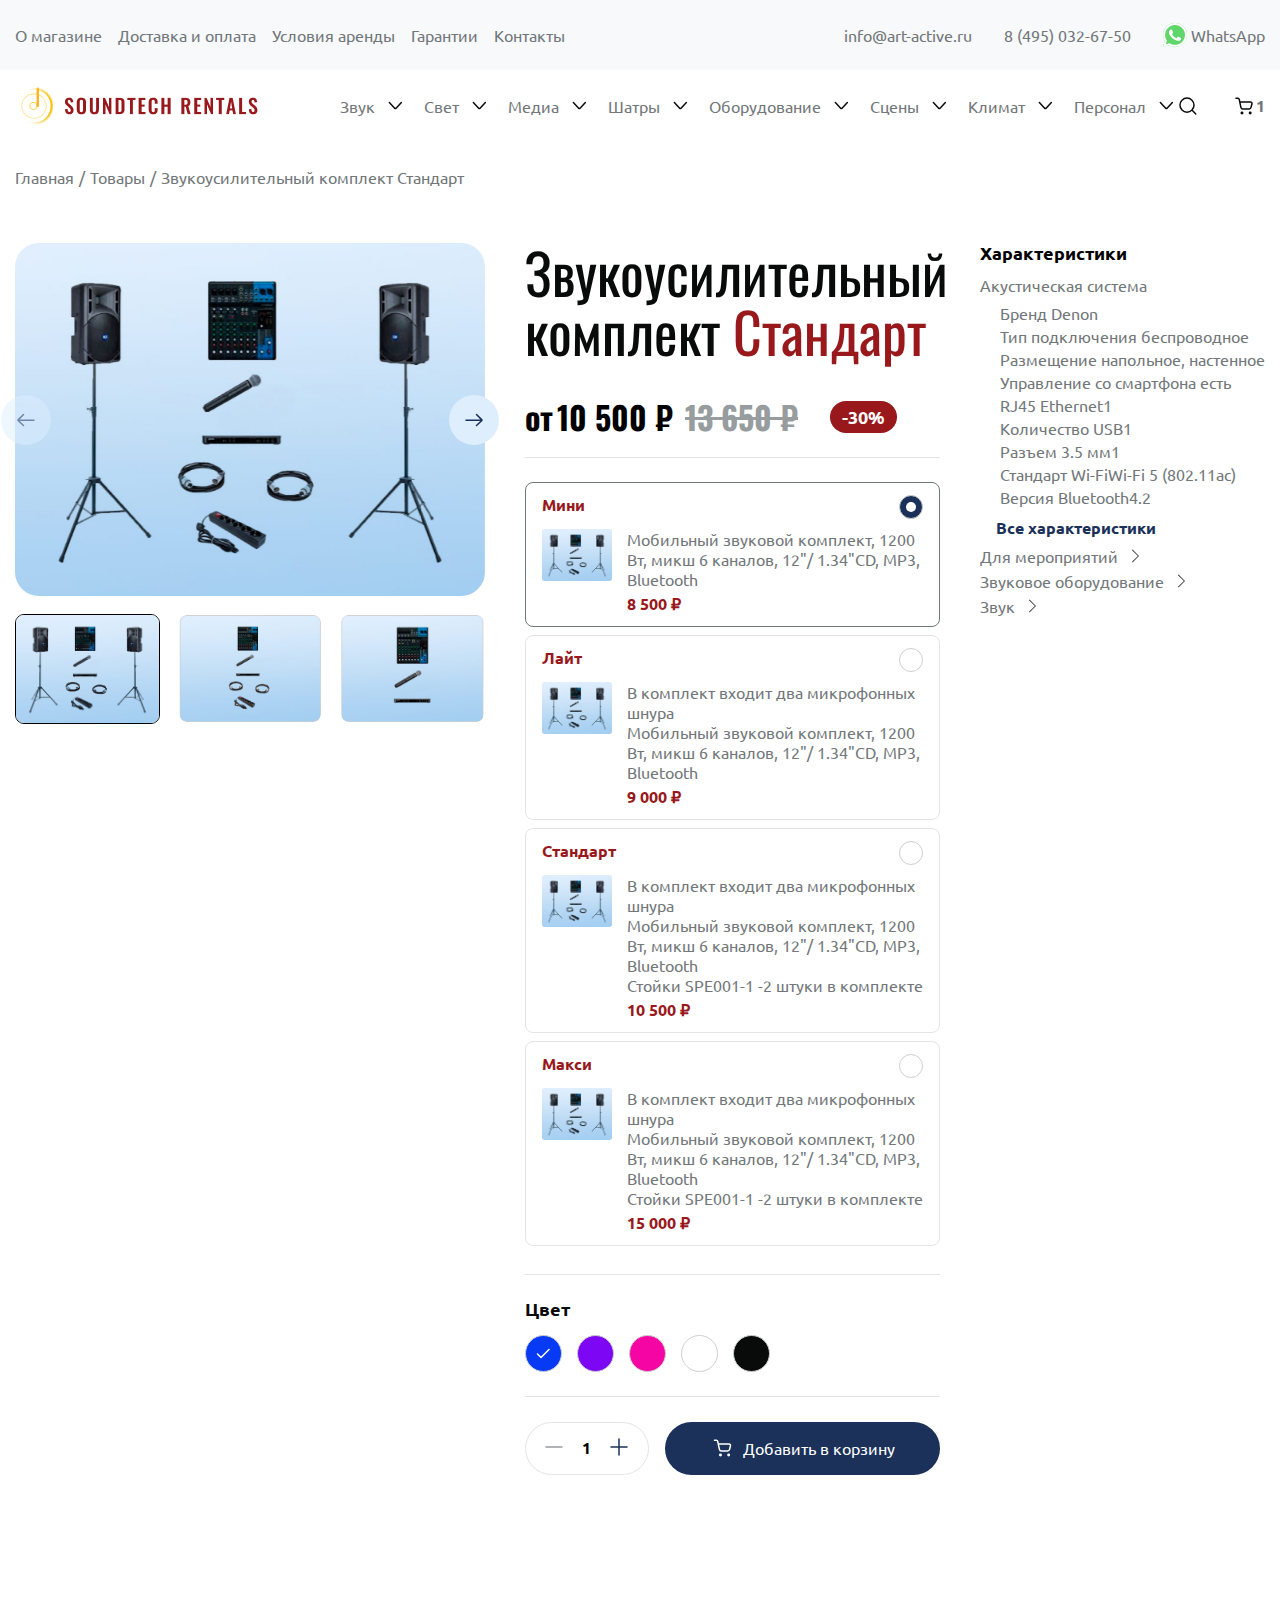
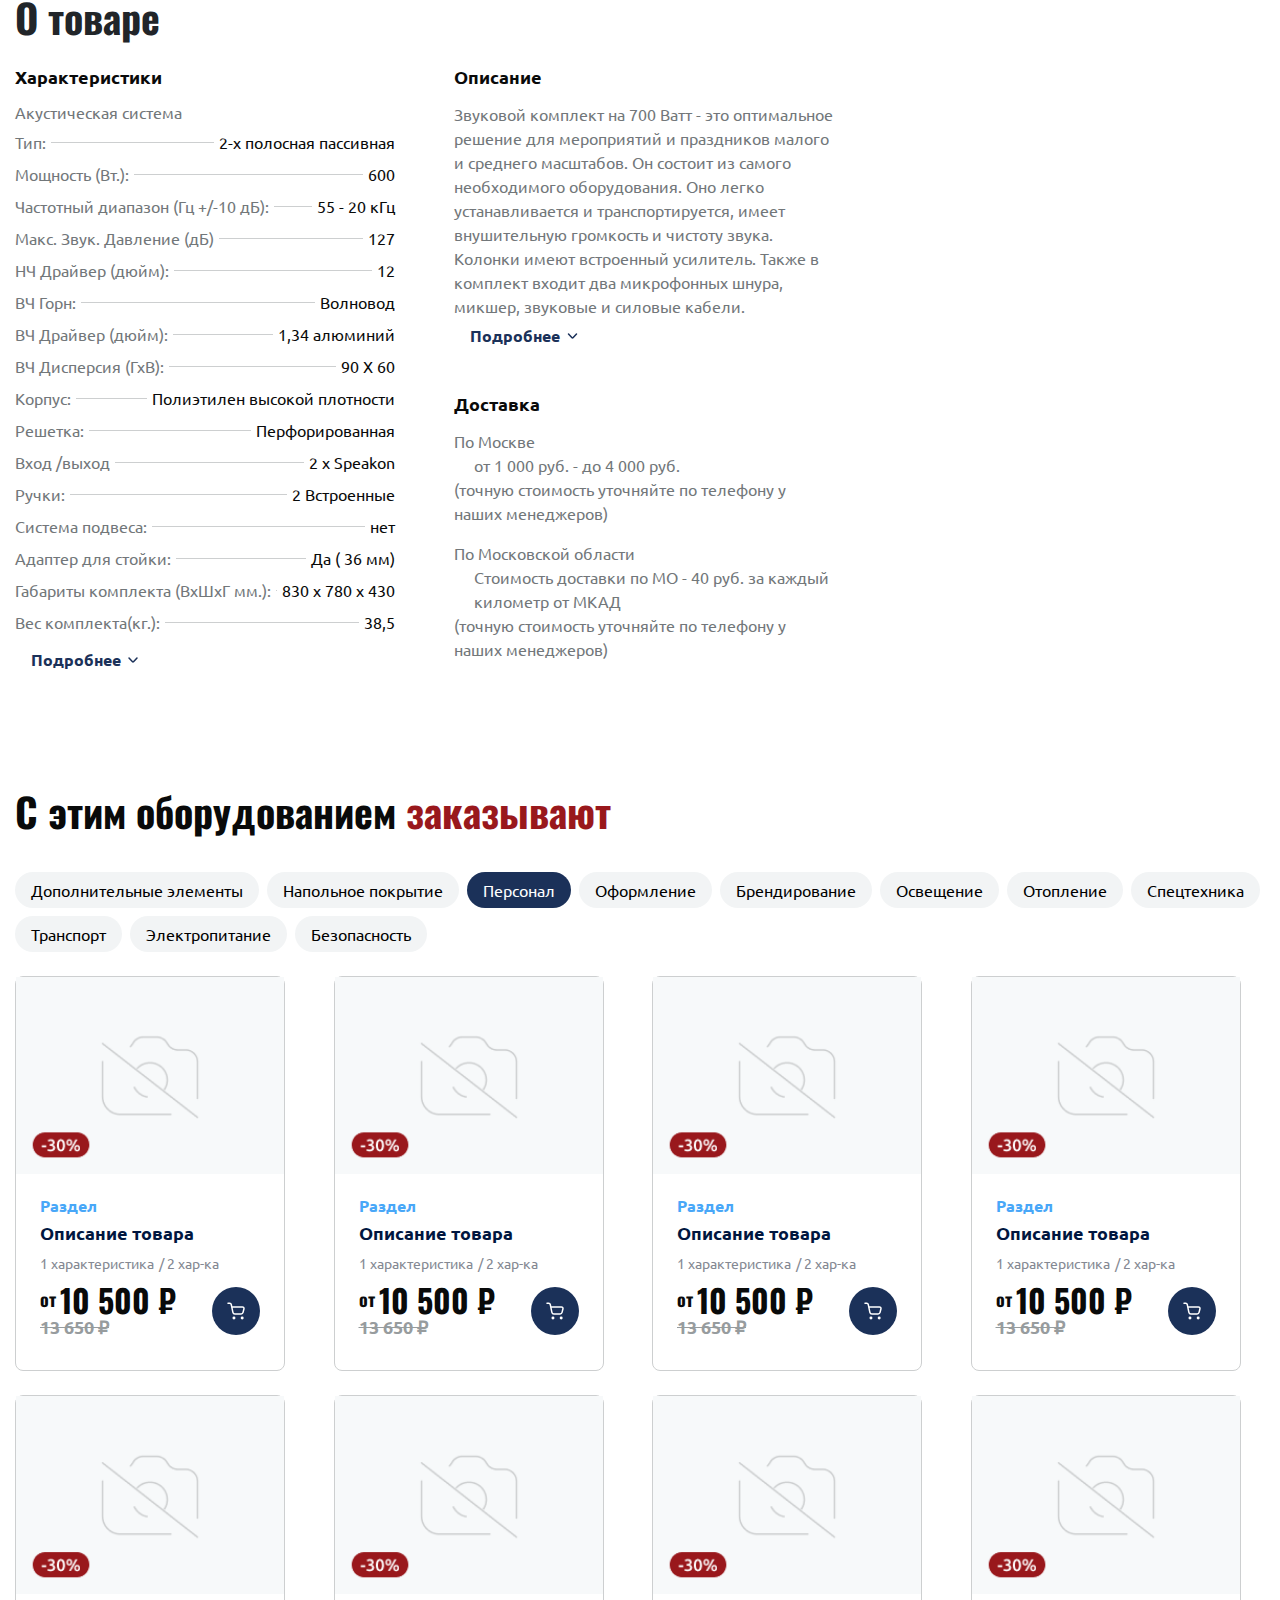
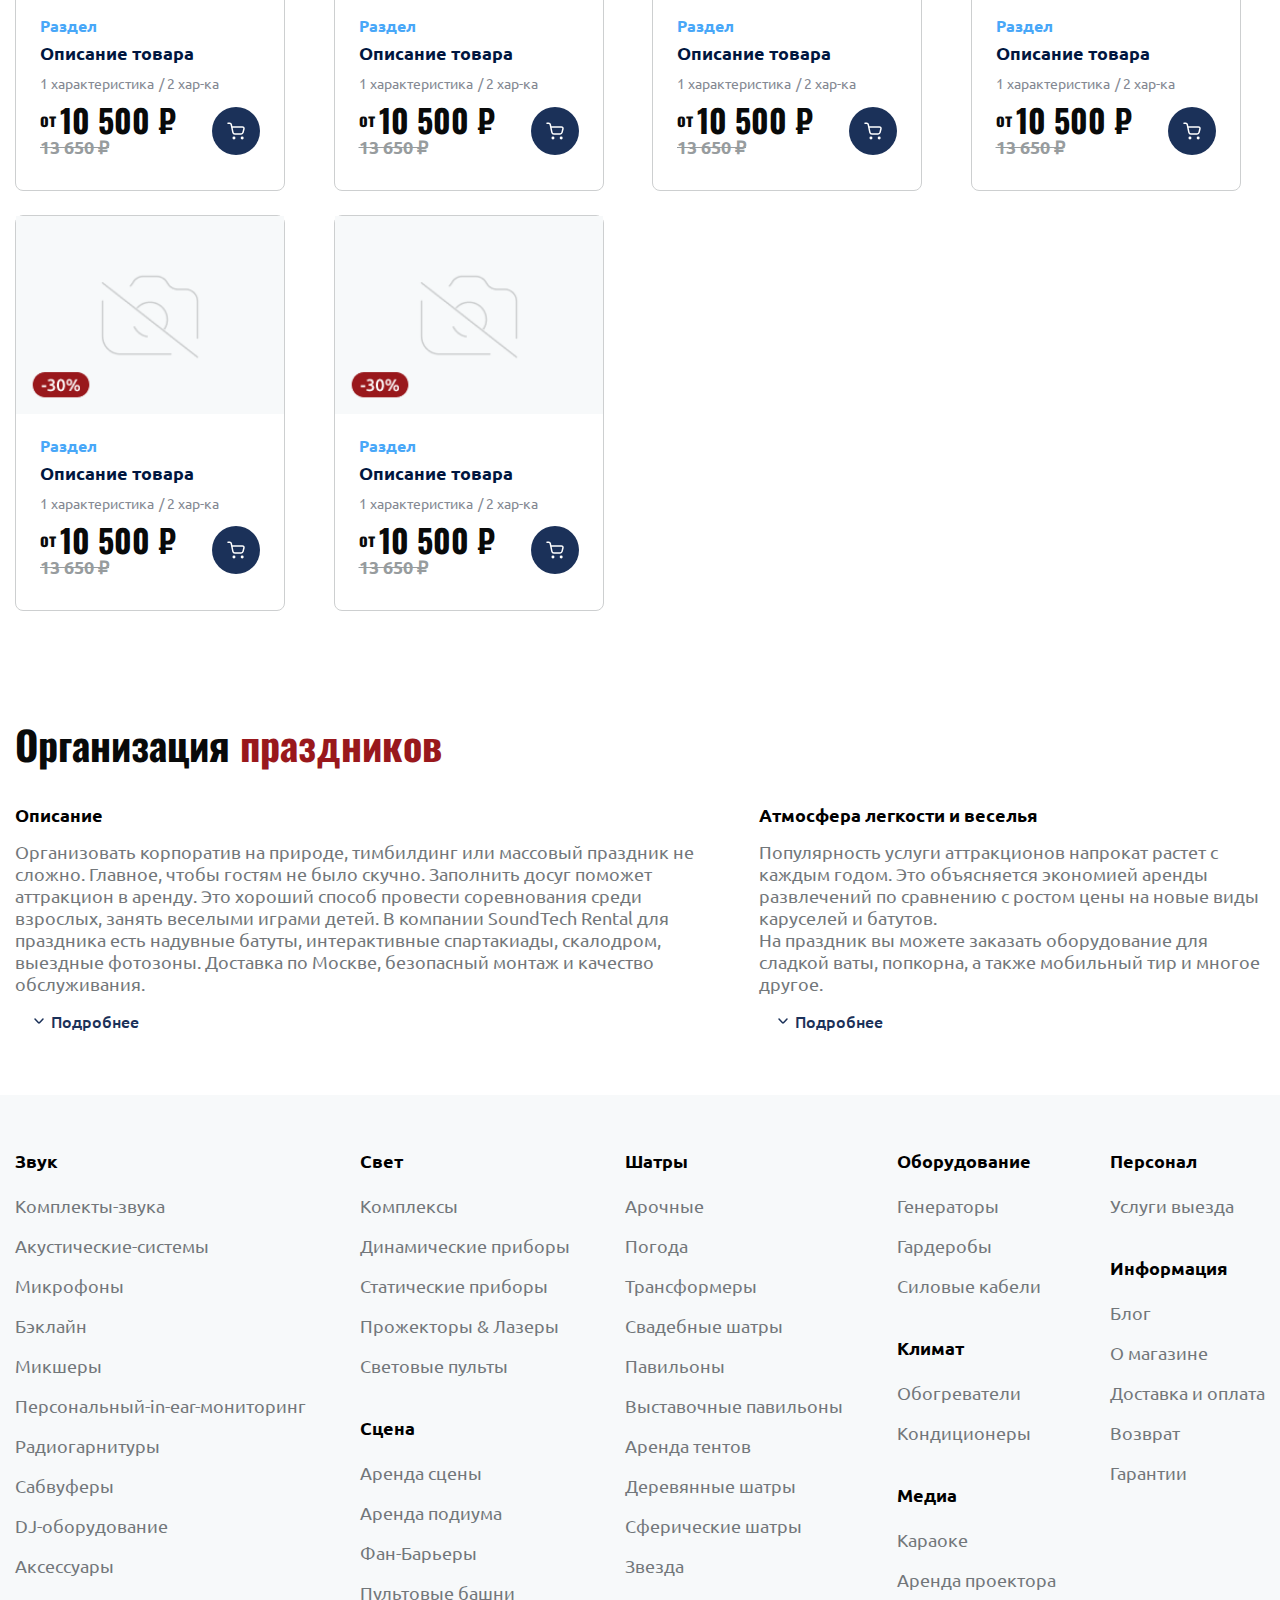
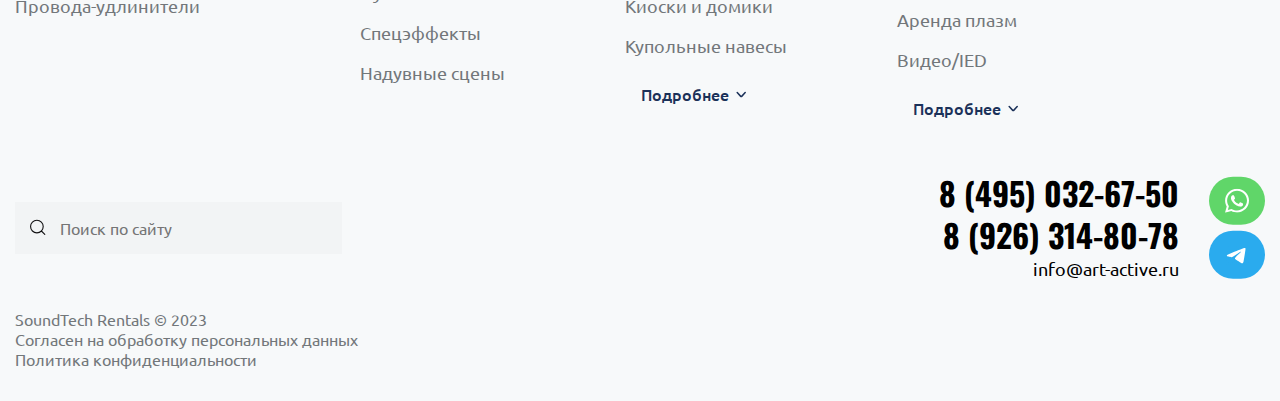
<file: product-details.html>
<!DOCTYPE html>
<html lang="en">
<head>
  <meta charset="UTF-8">
  <meta http-equiv="X-UA-Compatible" content="IE=edge">
  <meta name="viewport" content="width=device-width, initial-scale=1.0">
  <link rel="preconnect" href="https://fonts.googleapis.com">
  <link rel="preconnect" href="https://fonts.gstatic.com" crossorigin>
  <link href="https://fonts.googleapis.com/css2?family=Oswald:wght@400;500;600;700&family=Ubuntu:wght@400;500;700&display=swap" rel="stylesheet">
  <link
  rel="stylesheet"
  href="https://cdn.jsdelivr.net/npm/swiper@11/swiper-bundle.min.css"
  />
  <link rel="stylesheet" href="https://cdn.jsdelivr.net/npm/@fancyapps/ui/dist/fancybox.css">
  <link rel="stylesheet" href="css/style.css">
  <title>Document</title>
</head>
<body>
  <div class="wrapper">
    <header  class="header">
      <div class="header-promo" style="display: none;">
        <p class="header-promo__text">Скидка 3% до 18.09 + бесплатная доставка по Москве</p>
        <button class="header-promo__btn"> 
          <svg xmlns="http://www.w3.org/2000/svg" width="25" height="24" viewBox="0 0 25 24" fill="none">
            <path d="M6.5 6L12.5 12M12.5 12L18.5 18M12.5 12L18.5 6M12.5 12L6.5 18" stroke="white" stroke-width="1.5" stroke-linecap="round"/>
          </svg>
        </button>
      </div>
      <div class="header-top">
        <div class="container">
          <div class="header-top__inner">
            <nav class="header-top__nav">
              <ul class="header-top__nav-list" itemscope itemtype="http://schema.org/SiteNavigationElement">
                <li class="header-top__nav-item"><a class="header-top__nav-link" itemprop="url" href="#">О магазине</a></li>
                <li class="header-top__nav-item"><a class="header-top__nav-link" itemprop="url" href="#">Доставка и оплата</a></li>
                <li class="header-top__nav-item"><a class="header-top__nav-link" itemprop="url" href="#">Условия аренды</a></li>
                <li class="header-top__nav-item"><a class="header-top__nav-link" itemprop="url" href="#">Гарантии </a></li>
                <li class="header-top__nav-item"><a class="header-top__nav-link" itemprop="url" href="#">Контакты </a></li>
              </ul>
            </nav>
            <div class="header-top__contacts-box">
              <a class="header-top__contacts-link" href="mailto:info@art-active.ru">info@art-active.ru</a>
              <a class="header-top__contacts-link" href="tel:84950326750">8 (495) 032-67-50</a>
              <a class="header-top__contacts-link" href="#">
                <img src="images/icons/whats-icon.svg" alt="">
                WhatsApp 
              </a>
            </div>
          </div>
        </div>
      </div>
      <div class="header-bot">
        <div class="container">
          <div class="header-bot__inner">
            <a class="header-bot__logo-link" href="#">
              <img src="images/icons/head-logo.svg" alt="">
              <img class="header-bot__logo-text" src="images/icons/logo-2.png" alt="">
            </a>
            <ul class="header-bot__list">
              <li class="header-bot__list-item">
                <a class="header-bot__list-link" href="#">
                  Звук
                  <svg class="arrow-down" xmlns="http://www.w3.org/2000/svg" width="25" height="25" viewBox="0 0 25 25" fill="none">
                    <path d="M6.36133 9.5L11.6542 15.1854C12.0447 15.6049 12.6779 15.6049 13.0684 15.1854L18.3613 9.5" stroke="#090A0A" stroke-width="1.5" stroke-linecap="round"/>
                    </svg>
                </a>
                <div class="header-bot__dropdown">
                  <div class="container">
                    <div class="header-bot__dropdown-inner">
                      <a class="header-bot__dropdown-link" href="#">
                        Арочные
                        <svg xmlns="http://www.w3.org/2000/svg" width="24" height="24" viewBox="0 0 24 24" fill="none">
                          <path d="M9 18L14.6854 12.7071C15.1049 12.3166 15.1049 11.6834 14.6854 11.2929L9 6" stroke="#131214" stroke-width="1.5" stroke-linecap="round"/>
                        </svg>
                      </a>
                      <a class="header-bot__dropdown-link" href="#">
                        Погода
                        <svg xmlns="http://www.w3.org/2000/svg" width="24" height="24" viewBox="0 0 24 24" fill="none">
                          <path d="M9 18L14.6854 12.7071C15.1049 12.3166 15.1049 11.6834 14.6854 11.2929L9 6" stroke="#131214" stroke-width="1.5" stroke-linecap="round"/>
                        </svg>
                      </a>
                      <a class="header-bot__dropdown-link" href="#">
                        Трансформеры
                        <svg xmlns="http://www.w3.org/2000/svg" width="24" height="24" viewBox="0 0 24 24" fill="none">
                          <path d="M9 18L14.6854 12.7071C15.1049 12.3166 15.1049 11.6834 14.6854 11.2929L9 6" stroke="#131214" stroke-width="1.5" stroke-linecap="round"/>
                        </svg>
                      </a>
                      <a class="header-bot__dropdown-link" href="#">
                        Свадебные шатры
                        <svg xmlns="http://www.w3.org/2000/svg" width="24" height="24" viewBox="0 0 24 24" fill="none">
                          <path d="M9 18L14.6854 12.7071C15.1049 12.3166 15.1049 11.6834 14.6854 11.2929L9 6" stroke="#131214" stroke-width="1.5" stroke-linecap="round"/>
                        </svg>
                      </a>
                      <a class="header-bot__dropdown-link" href="#">
                        Павильоны
                        <svg xmlns="http://www.w3.org/2000/svg" width="24" height="24" viewBox="0 0 24 24" fill="none">
                          <path d="M9 18L14.6854 12.7071C15.1049 12.3166 15.1049 11.6834 14.6854 11.2929L9 6" stroke="#131214" stroke-width="1.5" stroke-linecap="round"/>
                        </svg>
                      </a>
                      <a class="header-bot__dropdown-link" href="#">
                        Выставочные павильоны
                        <svg xmlns="http://www.w3.org/2000/svg" width="24" height="24" viewBox="0 0 24 24" fill="none">
                          <path d="M9 18L14.6854 12.7071C15.1049 12.3166 15.1049 11.6834 14.6854 11.2929L9 6" stroke="#131214" stroke-width="1.5" stroke-linecap="round"/>
                        </svg>
                      </a>
                      <a class="header-bot__dropdown-link" href="#">
                        Аренда тентов
                        <svg xmlns="http://www.w3.org/2000/svg" width="24" height="24" viewBox="0 0 24 24" fill="none">
                          <path d="M9 18L14.6854 12.7071C15.1049 12.3166 15.1049 11.6834 14.6854 11.2929L9 6" stroke="#131214" stroke-width="1.5" stroke-linecap="round"/>
                        </svg>
                      </a>
                      <a class="header-bot__dropdown-link" href="#">
                        Деревянные шатры
                        <svg xmlns="http://www.w3.org/2000/svg" width="24" height="24" viewBox="0 0 24 24" fill="none">
                          <path d="M9 18L14.6854 12.7071C15.1049 12.3166 15.1049 11.6834 14.6854 11.2929L9 6" stroke="#131214" stroke-width="1.5" stroke-linecap="round"/>
                        </svg>
                      </a>
                      <a class="header-bot__dropdown-link" href="#">
                        Сферические шатры
                        <svg xmlns="http://www.w3.org/2000/svg" width="24" height="24" viewBox="0 0 24 24" fill="none">
                          <path d="M9 18L14.6854 12.7071C15.1049 12.3166 15.1049 11.6834 14.6854 11.2929L9 6" stroke="#131214" stroke-width="1.5" stroke-linecap="round"/>
                        </svg>
                      </a>
                      <a class="header-bot__dropdown-link" href="#">
                        Звезда
                        <svg xmlns="http://www.w3.org/2000/svg" width="24" height="24" viewBox="0 0 24 24" fill="none">
                          <path d="M9 18L14.6854 12.7071C15.1049 12.3166 15.1049 11.6834 14.6854 11.2929L9 6" stroke="#131214" stroke-width="1.5" stroke-linecap="round"/>
                        </svg>
                      </a>
                      <a class="header-bot__dropdown-link" href="#">
                        Киоски и домики
                        <svg xmlns="http://www.w3.org/2000/svg" width="24" height="24" viewBox="0 0 24 24" fill="none">
                          <path d="M9 18L14.6854 12.7071C15.1049 12.3166 15.1049 11.6834 14.6854 11.2929L9 6" stroke="#131214" stroke-width="1.5" stroke-linecap="round"/>
                        </svg>
                      </a>
                      <a class="header-bot__dropdown-link" href="#">
                        Купольные навесы
                        <svg xmlns="http://www.w3.org/2000/svg" width="24" height="24" viewBox="0 0 24 24" fill="none">
                          <path d="M9 18L14.6854 12.7071C15.1049 12.3166 15.1049 11.6834 14.6854 11.2929L9 6" stroke="#131214" stroke-width="1.5" stroke-linecap="round"/>
                        </svg>
                      </a>
                      <a class="header-bot__dropdown-link" href="#">
                        Тенты Сидней
                        <svg xmlns="http://www.w3.org/2000/svg" width="24" height="24" viewBox="0 0 24 24" fill="none">
                          <path d="M9 18L14.6854 12.7071C15.1049 12.3166 15.1049 11.6834 14.6854 11.2929L9 6" stroke="#131214" stroke-width="1.5" stroke-linecap="round"/>
                        </svg>
                      </a>
                      <a class="header-bot__dropdown-link" href="#">
                        Большие шатры
                        <svg xmlns="http://www.w3.org/2000/svg" width="24" height="24" viewBox="0 0 24 24" fill="none">
                          <path d="M9 18L14.6854 12.7071C15.1049 12.3166 15.1049 11.6834 14.6854 11.2929L9 6" stroke="#131214" stroke-width="1.5" stroke-linecap="round"/>
                        </svg>
                      </a>
                      <a class="header-bot__dropdown-link" href="#">
                        Черные шатры
                        <svg xmlns="http://www.w3.org/2000/svg" width="24" height="24" viewBox="0 0 24 24" fill="none">
                          <path d="M9 18L14.6854 12.7071C15.1049 12.3166 15.1049 11.6834 14.6854 11.2929L9 6" stroke="#131214" stroke-width="1.5" stroke-linecap="round"/>
                        </svg>
                      </a>
                    </div>
                    <a class="header-bot__dropdown-main-link" href="#">
                      Звук 
                      <img src="images/icons/circle-arr-right.svg" alt="">
                    </a>
                  </div>
                </div>
              </li>
              <li class="header-bot__list-item">
                <a class="header-bot__list-link" href="#">
                  Свет
                  <svg class="arrow-down" xmlns="http://www.w3.org/2000/svg" width="25" height="25" viewBox="0 0 25 25" fill="none">
                    <path d="M6.36133 9.5L11.6542 15.1854C12.0447 15.6049 12.6779 15.6049 13.0684 15.1854L18.3613 9.5" stroke="#090A0A" stroke-width="1.5" stroke-linecap="round"/>
                    </svg>
                </a>
                <div class="header-bot__dropdown">
                  <div class="container">
                    <div class="header-bot__dropdown-inner">
                      <a class="header-bot__dropdown-link" href="#">
                        Арочные
                        <svg xmlns="http://www.w3.org/2000/svg" width="24" height="24" viewBox="0 0 24 24" fill="none">
                          <path d="M9 18L14.6854 12.7071C15.1049 12.3166 15.1049 11.6834 14.6854 11.2929L9 6" stroke="#131214" stroke-width="1.5" stroke-linecap="round"/>
                        </svg>
                      </a>
                      <a class="header-bot__dropdown-link" href="#">
                        Погода
                        <svg xmlns="http://www.w3.org/2000/svg" width="24" height="24" viewBox="0 0 24 24" fill="none">
                          <path d="M9 18L14.6854 12.7071C15.1049 12.3166 15.1049 11.6834 14.6854 11.2929L9 6" stroke="#131214" stroke-width="1.5" stroke-linecap="round"/>
                        </svg>
                      </a>
                      <a class="header-bot__dropdown-link" href="#">
                        Трансформеры
                        <svg xmlns="http://www.w3.org/2000/svg" width="24" height="24" viewBox="0 0 24 24" fill="none">
                          <path d="M9 18L14.6854 12.7071C15.1049 12.3166 15.1049 11.6834 14.6854 11.2929L9 6" stroke="#131214" stroke-width="1.5" stroke-linecap="round"/>
                        </svg>
                      </a>
                      <a class="header-bot__dropdown-link" href="#">
                        Свадебные шатры
                        <svg xmlns="http://www.w3.org/2000/svg" width="24" height="24" viewBox="0 0 24 24" fill="none">
                          <path d="M9 18L14.6854 12.7071C15.1049 12.3166 15.1049 11.6834 14.6854 11.2929L9 6" stroke="#131214" stroke-width="1.5" stroke-linecap="round"/>
                        </svg>
                      </a>
                      <a class="header-bot__dropdown-link" href="#">
                        Павильоны
                        <svg xmlns="http://www.w3.org/2000/svg" width="24" height="24" viewBox="0 0 24 24" fill="none">
                          <path d="M9 18L14.6854 12.7071C15.1049 12.3166 15.1049 11.6834 14.6854 11.2929L9 6" stroke="#131214" stroke-width="1.5" stroke-linecap="round"/>
                        </svg>
                      </a>
                      <a class="header-bot__dropdown-link" href="#">
                        Выставочные павильоны
                        <svg xmlns="http://www.w3.org/2000/svg" width="24" height="24" viewBox="0 0 24 24" fill="none">
                          <path d="M9 18L14.6854 12.7071C15.1049 12.3166 15.1049 11.6834 14.6854 11.2929L9 6" stroke="#131214" stroke-width="1.5" stroke-linecap="round"/>
                        </svg>
                      </a>
                      <a class="header-bot__dropdown-link" href="#">
                        Аренда тентов
                        <svg xmlns="http://www.w3.org/2000/svg" width="24" height="24" viewBox="0 0 24 24" fill="none">
                          <path d="M9 18L14.6854 12.7071C15.1049 12.3166 15.1049 11.6834 14.6854 11.2929L9 6" stroke="#131214" stroke-width="1.5" stroke-linecap="round"/>
                        </svg>
                      </a>
                      <a class="header-bot__dropdown-link" href="#">
                        Деревянные шатры
                        <svg xmlns="http://www.w3.org/2000/svg" width="24" height="24" viewBox="0 0 24 24" fill="none">
                          <path d="M9 18L14.6854 12.7071C15.1049 12.3166 15.1049 11.6834 14.6854 11.2929L9 6" stroke="#131214" stroke-width="1.5" stroke-linecap="round"/>
                        </svg>
                      </a>
                      <a class="header-bot__dropdown-link" href="#">
                        Сферические шатры
                        <svg xmlns="http://www.w3.org/2000/svg" width="24" height="24" viewBox="0 0 24 24" fill="none">
                          <path d="M9 18L14.6854 12.7071C15.1049 12.3166 15.1049 11.6834 14.6854 11.2929L9 6" stroke="#131214" stroke-width="1.5" stroke-linecap="round"/>
                        </svg>
                      </a>
                      <a class="header-bot__dropdown-link" href="#">
                        Звезда
                        <svg xmlns="http://www.w3.org/2000/svg" width="24" height="24" viewBox="0 0 24 24" fill="none">
                          <path d="M9 18L14.6854 12.7071C15.1049 12.3166 15.1049 11.6834 14.6854 11.2929L9 6" stroke="#131214" stroke-width="1.5" stroke-linecap="round"/>
                        </svg>
                      </a>
                      <a class="header-bot__dropdown-link" href="#">
                        Киоски и домики
                        <svg xmlns="http://www.w3.org/2000/svg" width="24" height="24" viewBox="0 0 24 24" fill="none">
                          <path d="M9 18L14.6854 12.7071C15.1049 12.3166 15.1049 11.6834 14.6854 11.2929L9 6" stroke="#131214" stroke-width="1.5" stroke-linecap="round"/>
                        </svg>
                      </a>
                      <a class="header-bot__dropdown-link" href="#">
                        Купольные навесы
                        <svg xmlns="http://www.w3.org/2000/svg" width="24" height="24" viewBox="0 0 24 24" fill="none">
                          <path d="M9 18L14.6854 12.7071C15.1049 12.3166 15.1049 11.6834 14.6854 11.2929L9 6" stroke="#131214" stroke-width="1.5" stroke-linecap="round"/>
                        </svg>
                      </a>
                      <a class="header-bot__dropdown-link" href="#">
                        Тенты Сидней
                        <svg xmlns="http://www.w3.org/2000/svg" width="24" height="24" viewBox="0 0 24 24" fill="none">
                          <path d="M9 18L14.6854 12.7071C15.1049 12.3166 15.1049 11.6834 14.6854 11.2929L9 6" stroke="#131214" stroke-width="1.5" stroke-linecap="round"/>
                        </svg>
                      </a>
                      <a class="header-bot__dropdown-link" href="#">
                        Большие шатры
                        <svg xmlns="http://www.w3.org/2000/svg" width="24" height="24" viewBox="0 0 24 24" fill="none">
                          <path d="M9 18L14.6854 12.7071C15.1049 12.3166 15.1049 11.6834 14.6854 11.2929L9 6" stroke="#131214" stroke-width="1.5" stroke-linecap="round"/>
                        </svg>
                      </a>
                      <a class="header-bot__dropdown-link" href="#">
                        Черные шатры
                        <svg xmlns="http://www.w3.org/2000/svg" width="24" height="24" viewBox="0 0 24 24" fill="none">
                          <path d="M9 18L14.6854 12.7071C15.1049 12.3166 15.1049 11.6834 14.6854 11.2929L9 6" stroke="#131214" stroke-width="1.5" stroke-linecap="round"/>
                        </svg>
                      </a>
                    </div>
                    <a class="header-bot__dropdown-main-link" href="#">
                      Свет 
                      <img src="images/icons/circle-arr-right.svg" alt="">
                    </a>
                  </div>
                </div>
              </li>
              <li class="header-bot__list-item">
                <a class="header-bot__list-link" href="#">
                  Медиа
                  <svg class="arrow-down" xmlns="http://www.w3.org/2000/svg" width="25" height="25" viewBox="0 0 25 25" fill="none">
                    <path d="M6.36133 9.5L11.6542 15.1854C12.0447 15.6049 12.6779 15.6049 13.0684 15.1854L18.3613 9.5" stroke="#090A0A" stroke-width="1.5" stroke-linecap="round"/>
                    </svg>
                </a>
                <div class="header-bot__dropdown">
                  <div class="container">
                    <div class="header-bot__dropdown-inner">
                      <a class="header-bot__dropdown-link" href="#">
                        Арочные
                        <svg xmlns="http://www.w3.org/2000/svg" width="24" height="24" viewBox="0 0 24 24" fill="none">
                          <path d="M9 18L14.6854 12.7071C15.1049 12.3166 15.1049 11.6834 14.6854 11.2929L9 6" stroke="#131214" stroke-width="1.5" stroke-linecap="round"/>
                        </svg>
                      </a>
                      <a class="header-bot__dropdown-link" href="#">
                        Погода
                        <svg xmlns="http://www.w3.org/2000/svg" width="24" height="24" viewBox="0 0 24 24" fill="none">
                          <path d="M9 18L14.6854 12.7071C15.1049 12.3166 15.1049 11.6834 14.6854 11.2929L9 6" stroke="#131214" stroke-width="1.5" stroke-linecap="round"/>
                        </svg>
                      </a>
                      <a class="header-bot__dropdown-link" href="#">
                        Трансформеры
                        <svg xmlns="http://www.w3.org/2000/svg" width="24" height="24" viewBox="0 0 24 24" fill="none">
                          <path d="M9 18L14.6854 12.7071C15.1049 12.3166 15.1049 11.6834 14.6854 11.2929L9 6" stroke="#131214" stroke-width="1.5" stroke-linecap="round"/>
                        </svg>
                      </a>
                      <a class="header-bot__dropdown-link" href="#">
                        Свадебные шатры
                        <svg xmlns="http://www.w3.org/2000/svg" width="24" height="24" viewBox="0 0 24 24" fill="none">
                          <path d="M9 18L14.6854 12.7071C15.1049 12.3166 15.1049 11.6834 14.6854 11.2929L9 6" stroke="#131214" stroke-width="1.5" stroke-linecap="round"/>
                        </svg>
                      </a>
                      <a class="header-bot__dropdown-link" href="#">
                        Павильоны
                        <svg xmlns="http://www.w3.org/2000/svg" width="24" height="24" viewBox="0 0 24 24" fill="none">
                          <path d="M9 18L14.6854 12.7071C15.1049 12.3166 15.1049 11.6834 14.6854 11.2929L9 6" stroke="#131214" stroke-width="1.5" stroke-linecap="round"/>
                        </svg>
                      </a>
                      <a class="header-bot__dropdown-link" href="#">
                        Выставочные павильоны
                        <svg xmlns="http://www.w3.org/2000/svg" width="24" height="24" viewBox="0 0 24 24" fill="none">
                          <path d="M9 18L14.6854 12.7071C15.1049 12.3166 15.1049 11.6834 14.6854 11.2929L9 6" stroke="#131214" stroke-width="1.5" stroke-linecap="round"/>
                        </svg>
                      </a>
                      <a class="header-bot__dropdown-link" href="#">
                        Аренда тентов
                        <svg xmlns="http://www.w3.org/2000/svg" width="24" height="24" viewBox="0 0 24 24" fill="none">
                          <path d="M9 18L14.6854 12.7071C15.1049 12.3166 15.1049 11.6834 14.6854 11.2929L9 6" stroke="#131214" stroke-width="1.5" stroke-linecap="round"/>
                        </svg>
                      </a>
                      <a class="header-bot__dropdown-link" href="#">
                        Деревянные шатры
                        <svg xmlns="http://www.w3.org/2000/svg" width="24" height="24" viewBox="0 0 24 24" fill="none">
                          <path d="M9 18L14.6854 12.7071C15.1049 12.3166 15.1049 11.6834 14.6854 11.2929L9 6" stroke="#131214" stroke-width="1.5" stroke-linecap="round"/>
                        </svg>
                      </a>
                      <a class="header-bot__dropdown-link" href="#">
                        Сферические шатры
                        <svg xmlns="http://www.w3.org/2000/svg" width="24" height="24" viewBox="0 0 24 24" fill="none">
                          <path d="M9 18L14.6854 12.7071C15.1049 12.3166 15.1049 11.6834 14.6854 11.2929L9 6" stroke="#131214" stroke-width="1.5" stroke-linecap="round"/>
                        </svg>
                      </a>
                      <a class="header-bot__dropdown-link" href="#">
                        Звезда
                        <svg xmlns="http://www.w3.org/2000/svg" width="24" height="24" viewBox="0 0 24 24" fill="none">
                          <path d="M9 18L14.6854 12.7071C15.1049 12.3166 15.1049 11.6834 14.6854 11.2929L9 6" stroke="#131214" stroke-width="1.5" stroke-linecap="round"/>
                        </svg>
                      </a>
                      <a class="header-bot__dropdown-link" href="#">
                        Киоски и домики
                        <svg xmlns="http://www.w3.org/2000/svg" width="24" height="24" viewBox="0 0 24 24" fill="none">
                          <path d="M9 18L14.6854 12.7071C15.1049 12.3166 15.1049 11.6834 14.6854 11.2929L9 6" stroke="#131214" stroke-width="1.5" stroke-linecap="round"/>
                        </svg>
                      </a>
                      <a class="header-bot__dropdown-link" href="#">
                        Купольные навесы
                        <svg xmlns="http://www.w3.org/2000/svg" width="24" height="24" viewBox="0 0 24 24" fill="none">
                          <path d="M9 18L14.6854 12.7071C15.1049 12.3166 15.1049 11.6834 14.6854 11.2929L9 6" stroke="#131214" stroke-width="1.5" stroke-linecap="round"/>
                        </svg>
                      </a>
                      <a class="header-bot__dropdown-link" href="#">
                        Тенты Сидней
                        <svg xmlns="http://www.w3.org/2000/svg" width="24" height="24" viewBox="0 0 24 24" fill="none">
                          <path d="M9 18L14.6854 12.7071C15.1049 12.3166 15.1049 11.6834 14.6854 11.2929L9 6" stroke="#131214" stroke-width="1.5" stroke-linecap="round"/>
                        </svg>
                      </a>
                      <a class="header-bot__dropdown-link" href="#">
                        Большие шатры
                        <svg xmlns="http://www.w3.org/2000/svg" width="24" height="24" viewBox="0 0 24 24" fill="none">
                          <path d="M9 18L14.6854 12.7071C15.1049 12.3166 15.1049 11.6834 14.6854 11.2929L9 6" stroke="#131214" stroke-width="1.5" stroke-linecap="round"/>
                        </svg>
                      </a>
                      <a class="header-bot__dropdown-link" href="#">
                        Черные шатры
                        <svg xmlns="http://www.w3.org/2000/svg" width="24" height="24" viewBox="0 0 24 24" fill="none">
                          <path d="M9 18L14.6854 12.7071C15.1049 12.3166 15.1049 11.6834 14.6854 11.2929L9 6" stroke="#131214" stroke-width="1.5" stroke-linecap="round"/>
                        </svg>
                      </a>
                    </div>
                    <a class="header-bot__dropdown-main-link" href="#">
                      Медиа
                      <img src="images/icons/circle-arr-right.svg" alt="">
                    </a>
                  </div>
                </div>
              </li>
              <li class="header-bot__list-item">
                <a class="header-bot__list-link" href="#">
                  Шатры
                  <svg class="arrow-down" xmlns="http://www.w3.org/2000/svg" width="25" height="25" viewBox="0 0 25 25" fill="none">
                    <path d="M6.36133 9.5L11.6542 15.1854C12.0447 15.6049 12.6779 15.6049 13.0684 15.1854L18.3613 9.5" stroke="#090A0A" stroke-width="1.5" stroke-linecap="round"/>
                    </svg>
                </a>
                <div class="header-bot__dropdown">
                  <div class="container">
                    <div class="header-bot__dropdown-inner">
                      <a class="header-bot__dropdown-link" href="#">
                        Арочные
                        <svg xmlns="http://www.w3.org/2000/svg" width="24" height="24" viewBox="0 0 24 24" fill="none">
                          <path d="M9 18L14.6854 12.7071C15.1049 12.3166 15.1049 11.6834 14.6854 11.2929L9 6" stroke="#131214" stroke-width="1.5" stroke-linecap="round"/>
                        </svg>
                      </a>
                      <a class="header-bot__dropdown-link" href="#">
                        Погода
                        <svg xmlns="http://www.w3.org/2000/svg" width="24" height="24" viewBox="0 0 24 24" fill="none">
                          <path d="M9 18L14.6854 12.7071C15.1049 12.3166 15.1049 11.6834 14.6854 11.2929L9 6" stroke="#131214" stroke-width="1.5" stroke-linecap="round"/>
                        </svg>
                      </a>
                      <a class="header-bot__dropdown-link" href="#">
                        Трансформеры
                        <svg xmlns="http://www.w3.org/2000/svg" width="24" height="24" viewBox="0 0 24 24" fill="none">
                          <path d="M9 18L14.6854 12.7071C15.1049 12.3166 15.1049 11.6834 14.6854 11.2929L9 6" stroke="#131214" stroke-width="1.5" stroke-linecap="round"/>
                        </svg>
                      </a>
                      <a class="header-bot__dropdown-link" href="#">
                        Свадебные шатры
                        <svg xmlns="http://www.w3.org/2000/svg" width="24" height="24" viewBox="0 0 24 24" fill="none">
                          <path d="M9 18L14.6854 12.7071C15.1049 12.3166 15.1049 11.6834 14.6854 11.2929L9 6" stroke="#131214" stroke-width="1.5" stroke-linecap="round"/>
                        </svg>
                      </a>
                      <a class="header-bot__dropdown-link" href="#">
                        Павильоны
                        <svg xmlns="http://www.w3.org/2000/svg" width="24" height="24" viewBox="0 0 24 24" fill="none">
                          <path d="M9 18L14.6854 12.7071C15.1049 12.3166 15.1049 11.6834 14.6854 11.2929L9 6" stroke="#131214" stroke-width="1.5" stroke-linecap="round"/>
                        </svg>
                      </a>
                      <a class="header-bot__dropdown-link" href="#">
                        Выставочные павильоны
                        <svg xmlns="http://www.w3.org/2000/svg" width="24" height="24" viewBox="0 0 24 24" fill="none">
                          <path d="M9 18L14.6854 12.7071C15.1049 12.3166 15.1049 11.6834 14.6854 11.2929L9 6" stroke="#131214" stroke-width="1.5" stroke-linecap="round"/>
                        </svg>
                      </a>
                      <a class="header-bot__dropdown-link" href="#">
                        Аренда тентов
                        <svg xmlns="http://www.w3.org/2000/svg" width="24" height="24" viewBox="0 0 24 24" fill="none">
                          <path d="M9 18L14.6854 12.7071C15.1049 12.3166 15.1049 11.6834 14.6854 11.2929L9 6" stroke="#131214" stroke-width="1.5" stroke-linecap="round"/>
                        </svg>
                      </a>
                      <a class="header-bot__dropdown-link" href="#">
                        Деревянные шатры
                        <svg xmlns="http://www.w3.org/2000/svg" width="24" height="24" viewBox="0 0 24 24" fill="none">
                          <path d="M9 18L14.6854 12.7071C15.1049 12.3166 15.1049 11.6834 14.6854 11.2929L9 6" stroke="#131214" stroke-width="1.5" stroke-linecap="round"/>
                        </svg>
                      </a>
                      <a class="header-bot__dropdown-link" href="#">
                        Сферические шатры
                        <svg xmlns="http://www.w3.org/2000/svg" width="24" height="24" viewBox="0 0 24 24" fill="none">
                          <path d="M9 18L14.6854 12.7071C15.1049 12.3166 15.1049 11.6834 14.6854 11.2929L9 6" stroke="#131214" stroke-width="1.5" stroke-linecap="round"/>
                        </svg>
                      </a>
                      <a class="header-bot__dropdown-link" href="#">
                        Звезда
                        <svg xmlns="http://www.w3.org/2000/svg" width="24" height="24" viewBox="0 0 24 24" fill="none">
                          <path d="M9 18L14.6854 12.7071C15.1049 12.3166 15.1049 11.6834 14.6854 11.2929L9 6" stroke="#131214" stroke-width="1.5" stroke-linecap="round"/>
                        </svg>
                      </a>
                      <a class="header-bot__dropdown-link" href="#">
                        Киоски и домики
                        <svg xmlns="http://www.w3.org/2000/svg" width="24" height="24" viewBox="0 0 24 24" fill="none">
                          <path d="M9 18L14.6854 12.7071C15.1049 12.3166 15.1049 11.6834 14.6854 11.2929L9 6" stroke="#131214" stroke-width="1.5" stroke-linecap="round"/>
                        </svg>
                      </a>
                      <a class="header-bot__dropdown-link" href="#">
                        Купольные навесы
                        <svg xmlns="http://www.w3.org/2000/svg" width="24" height="24" viewBox="0 0 24 24" fill="none">
                          <path d="M9 18L14.6854 12.7071C15.1049 12.3166 15.1049 11.6834 14.6854 11.2929L9 6" stroke="#131214" stroke-width="1.5" stroke-linecap="round"/>
                        </svg>
                      </a>
                      <a class="header-bot__dropdown-link" href="#">
                        Тенты Сидней
                        <svg xmlns="http://www.w3.org/2000/svg" width="24" height="24" viewBox="0 0 24 24" fill="none">
                          <path d="M9 18L14.6854 12.7071C15.1049 12.3166 15.1049 11.6834 14.6854 11.2929L9 6" stroke="#131214" stroke-width="1.5" stroke-linecap="round"/>
                        </svg>
                      </a>
                      <a class="header-bot__dropdown-link" href="#">
                        Большие шатры
                        <svg xmlns="http://www.w3.org/2000/svg" width="24" height="24" viewBox="0 0 24 24" fill="none">
                          <path d="M9 18L14.6854 12.7071C15.1049 12.3166 15.1049 11.6834 14.6854 11.2929L9 6" stroke="#131214" stroke-width="1.5" stroke-linecap="round"/>
                        </svg>
                      </a>
                      <a class="header-bot__dropdown-link" href="#">
                        Черные шатры
                        <svg xmlns="http://www.w3.org/2000/svg" width="24" height="24" viewBox="0 0 24 24" fill="none">
                          <path d="M9 18L14.6854 12.7071C15.1049 12.3166 15.1049 11.6834 14.6854 11.2929L9 6" stroke="#131214" stroke-width="1.5" stroke-linecap="round"/>
                        </svg>
                      </a>
                    </div>
                    <a class="header-bot__dropdown-main-link" href="#">
                      Все шатры 
                      <img src="images/icons/circle-arr-right.svg" alt="">
                    </a>
                  </div>
                </div>
              </li>
              <li class="header-bot__list-item">
                <a class="header-bot__list-link" href="#">
                  Оборудование
                  <svg class="arrow-down" xmlns="http://www.w3.org/2000/svg" width="25" height="25" viewBox="0 0 25 25" fill="none">
                    <path d="M6.36133 9.5L11.6542 15.1854C12.0447 15.6049 12.6779 15.6049 13.0684 15.1854L18.3613 9.5" stroke="#090A0A" stroke-width="1.5" stroke-linecap="round"/>
                    </svg>
                </a>
                <div class="header-bot__dropdown">
                  <div class="container">
                    <div class="header-bot__dropdown-inner">
                      <a class="header-bot__dropdown-link" href="#">
                        Арочные
                        <svg xmlns="http://www.w3.org/2000/svg" width="24" height="24" viewBox="0 0 24 24" fill="none">
                          <path d="M9 18L14.6854 12.7071C15.1049 12.3166 15.1049 11.6834 14.6854 11.2929L9 6" stroke="#131214" stroke-width="1.5" stroke-linecap="round"/>
                        </svg>
                      </a>
                      <a class="header-bot__dropdown-link" href="#">
                        Погода
                        <svg xmlns="http://www.w3.org/2000/svg" width="24" height="24" viewBox="0 0 24 24" fill="none">
                          <path d="M9 18L14.6854 12.7071C15.1049 12.3166 15.1049 11.6834 14.6854 11.2929L9 6" stroke="#131214" stroke-width="1.5" stroke-linecap="round"/>
                        </svg>
                      </a>
                      <a class="header-bot__dropdown-link" href="#">
                        Трансформеры
                        <svg xmlns="http://www.w3.org/2000/svg" width="24" height="24" viewBox="0 0 24 24" fill="none">
                          <path d="M9 18L14.6854 12.7071C15.1049 12.3166 15.1049 11.6834 14.6854 11.2929L9 6" stroke="#131214" stroke-width="1.5" stroke-linecap="round"/>
                        </svg>
                      </a>
                      <a class="header-bot__dropdown-link" href="#">
                        Свадебные шатры
                        <svg xmlns="http://www.w3.org/2000/svg" width="24" height="24" viewBox="0 0 24 24" fill="none">
                          <path d="M9 18L14.6854 12.7071C15.1049 12.3166 15.1049 11.6834 14.6854 11.2929L9 6" stroke="#131214" stroke-width="1.5" stroke-linecap="round"/>
                        </svg>
                      </a>
                      <a class="header-bot__dropdown-link" href="#">
                        Павильоны
                        <svg xmlns="http://www.w3.org/2000/svg" width="24" height="24" viewBox="0 0 24 24" fill="none">
                          <path d="M9 18L14.6854 12.7071C15.1049 12.3166 15.1049 11.6834 14.6854 11.2929L9 6" stroke="#131214" stroke-width="1.5" stroke-linecap="round"/>
                        </svg>
                      </a>
                      <a class="header-bot__dropdown-link" href="#">
                        Выставочные павильоны
                        <svg xmlns="http://www.w3.org/2000/svg" width="24" height="24" viewBox="0 0 24 24" fill="none">
                          <path d="M9 18L14.6854 12.7071C15.1049 12.3166 15.1049 11.6834 14.6854 11.2929L9 6" stroke="#131214" stroke-width="1.5" stroke-linecap="round"/>
                        </svg>
                      </a>
                      <a class="header-bot__dropdown-link" href="#">
                        Аренда тентов
                        <svg xmlns="http://www.w3.org/2000/svg" width="24" height="24" viewBox="0 0 24 24" fill="none">
                          <path d="M9 18L14.6854 12.7071C15.1049 12.3166 15.1049 11.6834 14.6854 11.2929L9 6" stroke="#131214" stroke-width="1.5" stroke-linecap="round"/>
                        </svg>
                      </a>
                      <a class="header-bot__dropdown-link" href="#">
                        Деревянные шатры
                        <svg xmlns="http://www.w3.org/2000/svg" width="24" height="24" viewBox="0 0 24 24" fill="none">
                          <path d="M9 18L14.6854 12.7071C15.1049 12.3166 15.1049 11.6834 14.6854 11.2929L9 6" stroke="#131214" stroke-width="1.5" stroke-linecap="round"/>
                        </svg>
                      </a>
                      <a class="header-bot__dropdown-link" href="#">
                        Сферические шатры
                        <svg xmlns="http://www.w3.org/2000/svg" width="24" height="24" viewBox="0 0 24 24" fill="none">
                          <path d="M9 18L14.6854 12.7071C15.1049 12.3166 15.1049 11.6834 14.6854 11.2929L9 6" stroke="#131214" stroke-width="1.5" stroke-linecap="round"/>
                        </svg>
                      </a>
                      <a class="header-bot__dropdown-link" href="#">
                        Звезда
                        <svg xmlns="http://www.w3.org/2000/svg" width="24" height="24" viewBox="0 0 24 24" fill="none">
                          <path d="M9 18L14.6854 12.7071C15.1049 12.3166 15.1049 11.6834 14.6854 11.2929L9 6" stroke="#131214" stroke-width="1.5" stroke-linecap="round"/>
                        </svg>
                      </a>
                      <a class="header-bot__dropdown-link" href="#">
                        Киоски и домики
                        <svg xmlns="http://www.w3.org/2000/svg" width="24" height="24" viewBox="0 0 24 24" fill="none">
                          <path d="M9 18L14.6854 12.7071C15.1049 12.3166 15.1049 11.6834 14.6854 11.2929L9 6" stroke="#131214" stroke-width="1.5" stroke-linecap="round"/>
                        </svg>
                      </a>
                      <a class="header-bot__dropdown-link" href="#">
                        Купольные навесы
                        <svg xmlns="http://www.w3.org/2000/svg" width="24" height="24" viewBox="0 0 24 24" fill="none">
                          <path d="M9 18L14.6854 12.7071C15.1049 12.3166 15.1049 11.6834 14.6854 11.2929L9 6" stroke="#131214" stroke-width="1.5" stroke-linecap="round"/>
                        </svg>
                      </a>
                      <a class="header-bot__dropdown-link" href="#">
                        Тенты Сидней
                        <svg xmlns="http://www.w3.org/2000/svg" width="24" height="24" viewBox="0 0 24 24" fill="none">
                          <path d="M9 18L14.6854 12.7071C15.1049 12.3166 15.1049 11.6834 14.6854 11.2929L9 6" stroke="#131214" stroke-width="1.5" stroke-linecap="round"/>
                        </svg>
                      </a>
                      <a class="header-bot__dropdown-link" href="#">
                        Большие шатры
                        <svg xmlns="http://www.w3.org/2000/svg" width="24" height="24" viewBox="0 0 24 24" fill="none">
                          <path d="M9 18L14.6854 12.7071C15.1049 12.3166 15.1049 11.6834 14.6854 11.2929L9 6" stroke="#131214" stroke-width="1.5" stroke-linecap="round"/>
                        </svg>
                      </a>
                      <a class="header-bot__dropdown-link" href="#">
                        Черные шатры
                        <svg xmlns="http://www.w3.org/2000/svg" width="24" height="24" viewBox="0 0 24 24" fill="none">
                          <path d="M9 18L14.6854 12.7071C15.1049 12.3166 15.1049 11.6834 14.6854 11.2929L9 6" stroke="#131214" stroke-width="1.5" stroke-linecap="round"/>
                        </svg>
                      </a>
                    </div>
                    <a class="header-bot__dropdown-main-link" href="#">
                      Оборудование
                      <img src="images/icons/circle-arr-right.svg" alt="">
                    </a>
                  </div>
                </div>
              </li>
              <li class="header-bot__list-item">
                <a class="header-bot__list-link" href="#">
                  Сцены
                  <svg class="arrow-down" xmlns="http://www.w3.org/2000/svg" width="25" height="25" viewBox="0 0 25 25" fill="none">
                    <path d="M6.36133 9.5L11.6542 15.1854C12.0447 15.6049 12.6779 15.6049 13.0684 15.1854L18.3613 9.5" stroke="#090A0A" stroke-width="1.5" stroke-linecap="round"/>
                    </svg>
                </a>
                <div class="header-bot__dropdown">
                  <div class="container">
                    <div class="header-bot__dropdown-inner">
                      <a class="header-bot__dropdown-link" href="#">
                        Арочные
                        <svg xmlns="http://www.w3.org/2000/svg" width="24" height="24" viewBox="0 0 24 24" fill="none">
                          <path d="M9 18L14.6854 12.7071C15.1049 12.3166 15.1049 11.6834 14.6854 11.2929L9 6" stroke="#131214" stroke-width="1.5" stroke-linecap="round"/>
                        </svg>
                      </a>
                      <a class="header-bot__dropdown-link" href="#">
                        Погода
                        <svg xmlns="http://www.w3.org/2000/svg" width="24" height="24" viewBox="0 0 24 24" fill="none">
                          <path d="M9 18L14.6854 12.7071C15.1049 12.3166 15.1049 11.6834 14.6854 11.2929L9 6" stroke="#131214" stroke-width="1.5" stroke-linecap="round"/>
                        </svg>
                      </a>
                      <a class="header-bot__dropdown-link" href="#">
                        Трансформеры
                        <svg xmlns="http://www.w3.org/2000/svg" width="24" height="24" viewBox="0 0 24 24" fill="none">
                          <path d="M9 18L14.6854 12.7071C15.1049 12.3166 15.1049 11.6834 14.6854 11.2929L9 6" stroke="#131214" stroke-width="1.5" stroke-linecap="round"/>
                        </svg>
                      </a>
                      <a class="header-bot__dropdown-link" href="#">
                        Свадебные шатры
                        <svg xmlns="http://www.w3.org/2000/svg" width="24" height="24" viewBox="0 0 24 24" fill="none">
                          <path d="M9 18L14.6854 12.7071C15.1049 12.3166 15.1049 11.6834 14.6854 11.2929L9 6" stroke="#131214" stroke-width="1.5" stroke-linecap="round"/>
                        </svg>
                      </a>
                      <a class="header-bot__dropdown-link" href="#">
                        Павильоны
                        <svg xmlns="http://www.w3.org/2000/svg" width="24" height="24" viewBox="0 0 24 24" fill="none">
                          <path d="M9 18L14.6854 12.7071C15.1049 12.3166 15.1049 11.6834 14.6854 11.2929L9 6" stroke="#131214" stroke-width="1.5" stroke-linecap="round"/>
                        </svg>
                      </a>
                      <a class="header-bot__dropdown-link" href="#">
                        Выставочные павильоны
                        <svg xmlns="http://www.w3.org/2000/svg" width="24" height="24" viewBox="0 0 24 24" fill="none">
                          <path d="M9 18L14.6854 12.7071C15.1049 12.3166 15.1049 11.6834 14.6854 11.2929L9 6" stroke="#131214" stroke-width="1.5" stroke-linecap="round"/>
                        </svg>
                      </a>
                      <a class="header-bot__dropdown-link" href="#">
                        Аренда тентов
                        <svg xmlns="http://www.w3.org/2000/svg" width="24" height="24" viewBox="0 0 24 24" fill="none">
                          <path d="M9 18L14.6854 12.7071C15.1049 12.3166 15.1049 11.6834 14.6854 11.2929L9 6" stroke="#131214" stroke-width="1.5" stroke-linecap="round"/>
                        </svg>
                      </a>
                      <a class="header-bot__dropdown-link" href="#">
                        Деревянные шатры
                        <svg xmlns="http://www.w3.org/2000/svg" width="24" height="24" viewBox="0 0 24 24" fill="none">
                          <path d="M9 18L14.6854 12.7071C15.1049 12.3166 15.1049 11.6834 14.6854 11.2929L9 6" stroke="#131214" stroke-width="1.5" stroke-linecap="round"/>
                        </svg>
                      </a>
                      <a class="header-bot__dropdown-link" href="#">
                        Сферические шатры
                        <svg xmlns="http://www.w3.org/2000/svg" width="24" height="24" viewBox="0 0 24 24" fill="none">
                          <path d="M9 18L14.6854 12.7071C15.1049 12.3166 15.1049 11.6834 14.6854 11.2929L9 6" stroke="#131214" stroke-width="1.5" stroke-linecap="round"/>
                        </svg>
                      </a>
                      <a class="header-bot__dropdown-link" href="#">
                        Звезда
                        <svg xmlns="http://www.w3.org/2000/svg" width="24" height="24" viewBox="0 0 24 24" fill="none">
                          <path d="M9 18L14.6854 12.7071C15.1049 12.3166 15.1049 11.6834 14.6854 11.2929L9 6" stroke="#131214" stroke-width="1.5" stroke-linecap="round"/>
                        </svg>
                      </a>
                      <a class="header-bot__dropdown-link" href="#">
                        Киоски и домики
                        <svg xmlns="http://www.w3.org/2000/svg" width="24" height="24" viewBox="0 0 24 24" fill="none">
                          <path d="M9 18L14.6854 12.7071C15.1049 12.3166 15.1049 11.6834 14.6854 11.2929L9 6" stroke="#131214" stroke-width="1.5" stroke-linecap="round"/>
                        </svg>
                      </a>
                      <a class="header-bot__dropdown-link" href="#">
                        Купольные навесы
                        <svg xmlns="http://www.w3.org/2000/svg" width="24" height="24" viewBox="0 0 24 24" fill="none">
                          <path d="M9 18L14.6854 12.7071C15.1049 12.3166 15.1049 11.6834 14.6854 11.2929L9 6" stroke="#131214" stroke-width="1.5" stroke-linecap="round"/>
                        </svg>
                      </a>
                      <a class="header-bot__dropdown-link" href="#">
                        Тенты Сидней
                        <svg xmlns="http://www.w3.org/2000/svg" width="24" height="24" viewBox="0 0 24 24" fill="none">
                          <path d="M9 18L14.6854 12.7071C15.1049 12.3166 15.1049 11.6834 14.6854 11.2929L9 6" stroke="#131214" stroke-width="1.5" stroke-linecap="round"/>
                        </svg>
                      </a>
                      <a class="header-bot__dropdown-link" href="#">
                        Большие шатры
                        <svg xmlns="http://www.w3.org/2000/svg" width="24" height="24" viewBox="0 0 24 24" fill="none">
                          <path d="M9 18L14.6854 12.7071C15.1049 12.3166 15.1049 11.6834 14.6854 11.2929L9 6" stroke="#131214" stroke-width="1.5" stroke-linecap="round"/>
                        </svg>
                      </a>
                      <a class="header-bot__dropdown-link" href="#">
                        Черные шатры
                        <svg xmlns="http://www.w3.org/2000/svg" width="24" height="24" viewBox="0 0 24 24" fill="none">
                          <path d="M9 18L14.6854 12.7071C15.1049 12.3166 15.1049 11.6834 14.6854 11.2929L9 6" stroke="#131214" stroke-width="1.5" stroke-linecap="round"/>
                        </svg>
                      </a>
                    </div>
                    <a class="header-bot__dropdown-main-link" href="#">
                      Все сцены 
                      <img src="images/icons/circle-arr-right.svg" alt="">
                    </a>
                  </div>
                </div>
              </li>
              <li class="header-bot__list-item"> 
                <a class="header-bot__list-link" href="#">
                  Климат
                  <svg class="arrow-down" xmlns="http://www.w3.org/2000/svg" width="25" height="25" viewBox="0 0 25 25" fill="none">
                    <path d="M6.36133 9.5L11.6542 15.1854C12.0447 15.6049 12.6779 15.6049 13.0684 15.1854L18.3613 9.5" stroke="#090A0A" stroke-width="1.5" stroke-linecap="round"/>
                    </svg>
                </a>
                <div class="header-bot__dropdown">
                  <div class="container">
                    <div class="header-bot__dropdown-inner">
                      <a class="header-bot__dropdown-link" href="#">
                        Арочные
                        <svg xmlns="http://www.w3.org/2000/svg" width="24" height="24" viewBox="0 0 24 24" fill="none">
                          <path d="M9 18L14.6854 12.7071C15.1049 12.3166 15.1049 11.6834 14.6854 11.2929L9 6" stroke="#131214" stroke-width="1.5" stroke-linecap="round"/>
                        </svg>
                      </a>
                      <a class="header-bot__dropdown-link" href="#">
                        Погода
                        <svg xmlns="http://www.w3.org/2000/svg" width="24" height="24" viewBox="0 0 24 24" fill="none">
                          <path d="M9 18L14.6854 12.7071C15.1049 12.3166 15.1049 11.6834 14.6854 11.2929L9 6" stroke="#131214" stroke-width="1.5" stroke-linecap="round"/>
                        </svg>
                      </a>
                      <a class="header-bot__dropdown-link" href="#">
                        Трансформеры
                        <svg xmlns="http://www.w3.org/2000/svg" width="24" height="24" viewBox="0 0 24 24" fill="none">
                          <path d="M9 18L14.6854 12.7071C15.1049 12.3166 15.1049 11.6834 14.6854 11.2929L9 6" stroke="#131214" stroke-width="1.5" stroke-linecap="round"/>
                        </svg>
                      </a>
                      <a class="header-bot__dropdown-link" href="#">
                        Свадебные шатры
                        <svg xmlns="http://www.w3.org/2000/svg" width="24" height="24" viewBox="0 0 24 24" fill="none">
                          <path d="M9 18L14.6854 12.7071C15.1049 12.3166 15.1049 11.6834 14.6854 11.2929L9 6" stroke="#131214" stroke-width="1.5" stroke-linecap="round"/>
                        </svg>
                      </a>
                      <a class="header-bot__dropdown-link" href="#">
                        Павильоны
                        <svg xmlns="http://www.w3.org/2000/svg" width="24" height="24" viewBox="0 0 24 24" fill="none">
                          <path d="M9 18L14.6854 12.7071C15.1049 12.3166 15.1049 11.6834 14.6854 11.2929L9 6" stroke="#131214" stroke-width="1.5" stroke-linecap="round"/>
                        </svg>
                      </a>
                      <a class="header-bot__dropdown-link" href="#">
                        Выставочные павильоны
                        <svg xmlns="http://www.w3.org/2000/svg" width="24" height="24" viewBox="0 0 24 24" fill="none">
                          <path d="M9 18L14.6854 12.7071C15.1049 12.3166 15.1049 11.6834 14.6854 11.2929L9 6" stroke="#131214" stroke-width="1.5" stroke-linecap="round"/>
                        </svg>
                      </a>
                      <a class="header-bot__dropdown-link" href="#">
                        Аренда тентов
                        <svg xmlns="http://www.w3.org/2000/svg" width="24" height="24" viewBox="0 0 24 24" fill="none">
                          <path d="M9 18L14.6854 12.7071C15.1049 12.3166 15.1049 11.6834 14.6854 11.2929L9 6" stroke="#131214" stroke-width="1.5" stroke-linecap="round"/>
                        </svg>
                      </a>
                      <a class="header-bot__dropdown-link" href="#">
                        Деревянные шатры
                        <svg xmlns="http://www.w3.org/2000/svg" width="24" height="24" viewBox="0 0 24 24" fill="none">
                          <path d="M9 18L14.6854 12.7071C15.1049 12.3166 15.1049 11.6834 14.6854 11.2929L9 6" stroke="#131214" stroke-width="1.5" stroke-linecap="round"/>
                        </svg>
                      </a>
                      <a class="header-bot__dropdown-link" href="#">
                        Сферические шатры
                        <svg xmlns="http://www.w3.org/2000/svg" width="24" height="24" viewBox="0 0 24 24" fill="none">
                          <path d="M9 18L14.6854 12.7071C15.1049 12.3166 15.1049 11.6834 14.6854 11.2929L9 6" stroke="#131214" stroke-width="1.5" stroke-linecap="round"/>
                        </svg>
                      </a>
                      <a class="header-bot__dropdown-link" href="#">
                        Звезда
                        <svg xmlns="http://www.w3.org/2000/svg" width="24" height="24" viewBox="0 0 24 24" fill="none">
                          <path d="M9 18L14.6854 12.7071C15.1049 12.3166 15.1049 11.6834 14.6854 11.2929L9 6" stroke="#131214" stroke-width="1.5" stroke-linecap="round"/>
                        </svg>
                      </a>
                      <a class="header-bot__dropdown-link" href="#">
                        Киоски и домики
                        <svg xmlns="http://www.w3.org/2000/svg" width="24" height="24" viewBox="0 0 24 24" fill="none">
                          <path d="M9 18L14.6854 12.7071C15.1049 12.3166 15.1049 11.6834 14.6854 11.2929L9 6" stroke="#131214" stroke-width="1.5" stroke-linecap="round"/>
                        </svg>
                      </a>
                      <a class="header-bot__dropdown-link" href="#">
                        Купольные навесы
                        <svg xmlns="http://www.w3.org/2000/svg" width="24" height="24" viewBox="0 0 24 24" fill="none">
                          <path d="M9 18L14.6854 12.7071C15.1049 12.3166 15.1049 11.6834 14.6854 11.2929L9 6" stroke="#131214" stroke-width="1.5" stroke-linecap="round"/>
                        </svg>
                      </a>
                      <a class="header-bot__dropdown-link" href="#">
                        Тенты Сидней
                        <svg xmlns="http://www.w3.org/2000/svg" width="24" height="24" viewBox="0 0 24 24" fill="none">
                          <path d="M9 18L14.6854 12.7071C15.1049 12.3166 15.1049 11.6834 14.6854 11.2929L9 6" stroke="#131214" stroke-width="1.5" stroke-linecap="round"/>
                        </svg>
                      </a>
                      <a class="header-bot__dropdown-link" href="#">
                        Большие шатры
                        <svg xmlns="http://www.w3.org/2000/svg" width="24" height="24" viewBox="0 0 24 24" fill="none">
                          <path d="M9 18L14.6854 12.7071C15.1049 12.3166 15.1049 11.6834 14.6854 11.2929L9 6" stroke="#131214" stroke-width="1.5" stroke-linecap="round"/>
                        </svg>
                      </a>
                      <a class="header-bot__dropdown-link" href="#">
                        Черные шатры
                        <svg xmlns="http://www.w3.org/2000/svg" width="24" height="24" viewBox="0 0 24 24" fill="none">
                          <path d="M9 18L14.6854 12.7071C15.1049 12.3166 15.1049 11.6834 14.6854 11.2929L9 6" stroke="#131214" stroke-width="1.5" stroke-linecap="round"/>
                        </svg>
                      </a>
                    </div>
                    <a class="header-bot__dropdown-main-link" href="#">
                      Климат
                      <img src="images/icons/circle-arr-right.svg" alt="">
                    </a>
                  </div>
                </div>
              </li>
              <li class="header-bot__list-item">
                <a class="header-bot__list-link" href="#">
                  Персонал
                  <svg class="arrow-down" xmlns="http://www.w3.org/2000/svg" width="25" height="25" viewBox="0 0 25 25" fill="none">
                    <path d="M6.36133 9.5L11.6542 15.1854C12.0447 15.6049 12.6779 15.6049 13.0684 15.1854L18.3613 9.5" stroke="#090A0A" stroke-width="1.5" stroke-linecap="round"/>
                    </svg>
                </a>
                <div class="header-bot__dropdown">
                  <div class="container">
                    <div class="header-bot__dropdown-inner">
                      <a class="header-bot__dropdown-link" href="#">
                        Арочные
                        <svg xmlns="http://www.w3.org/2000/svg" width="24" height="24" viewBox="0 0 24 24" fill="none">
                          <path d="M9 18L14.6854 12.7071C15.1049 12.3166 15.1049 11.6834 14.6854 11.2929L9 6" stroke="#131214" stroke-width="1.5" stroke-linecap="round"/>
                        </svg>
                      </a>
                      <a class="header-bot__dropdown-link" href="#">
                        Погода
                        <svg xmlns="http://www.w3.org/2000/svg" width="24" height="24" viewBox="0 0 24 24" fill="none">
                          <path d="M9 18L14.6854 12.7071C15.1049 12.3166 15.1049 11.6834 14.6854 11.2929L9 6" stroke="#131214" stroke-width="1.5" stroke-linecap="round"/>
                        </svg>
                      </a>
                      <a class="header-bot__dropdown-link" href="#">
                        Трансформеры
                        <svg xmlns="http://www.w3.org/2000/svg" width="24" height="24" viewBox="0 0 24 24" fill="none">
                          <path d="M9 18L14.6854 12.7071C15.1049 12.3166 15.1049 11.6834 14.6854 11.2929L9 6" stroke="#131214" stroke-width="1.5" stroke-linecap="round"/>
                        </svg>
                      </a>
                      <a class="header-bot__dropdown-link" href="#">
                        Свадебные шатры
                        <svg xmlns="http://www.w3.org/2000/svg" width="24" height="24" viewBox="0 0 24 24" fill="none">
                          <path d="M9 18L14.6854 12.7071C15.1049 12.3166 15.1049 11.6834 14.6854 11.2929L9 6" stroke="#131214" stroke-width="1.5" stroke-linecap="round"/>
                        </svg>
                      </a>
                      <a class="header-bot__dropdown-link" href="#">
                        Павильоны
                        <svg xmlns="http://www.w3.org/2000/svg" width="24" height="24" viewBox="0 0 24 24" fill="none">
                          <path d="M9 18L14.6854 12.7071C15.1049 12.3166 15.1049 11.6834 14.6854 11.2929L9 6" stroke="#131214" stroke-width="1.5" stroke-linecap="round"/>
                        </svg>
                      </a>
                      <a class="header-bot__dropdown-link" href="#">
                        Выставочные павильоны
                        <svg xmlns="http://www.w3.org/2000/svg" width="24" height="24" viewBox="0 0 24 24" fill="none">
                          <path d="M9 18L14.6854 12.7071C15.1049 12.3166 15.1049 11.6834 14.6854 11.2929L9 6" stroke="#131214" stroke-width="1.5" stroke-linecap="round"/>
                        </svg>
                      </a>
                      <a class="header-bot__dropdown-link" href="#">
                        Аренда тентов
                        <svg xmlns="http://www.w3.org/2000/svg" width="24" height="24" viewBox="0 0 24 24" fill="none">
                          <path d="M9 18L14.6854 12.7071C15.1049 12.3166 15.1049 11.6834 14.6854 11.2929L9 6" stroke="#131214" stroke-width="1.5" stroke-linecap="round"/>
                        </svg>
                      </a>
                      <a class="header-bot__dropdown-link" href="#">
                        Деревянные шатры
                        <svg xmlns="http://www.w3.org/2000/svg" width="24" height="24" viewBox="0 0 24 24" fill="none">
                          <path d="M9 18L14.6854 12.7071C15.1049 12.3166 15.1049 11.6834 14.6854 11.2929L9 6" stroke="#131214" stroke-width="1.5" stroke-linecap="round"/>
                        </svg>
                      </a>
                      <a class="header-bot__dropdown-link" href="#">
                        Сферические шатры
                        <svg xmlns="http://www.w3.org/2000/svg" width="24" height="24" viewBox="0 0 24 24" fill="none">
                          <path d="M9 18L14.6854 12.7071C15.1049 12.3166 15.1049 11.6834 14.6854 11.2929L9 6" stroke="#131214" stroke-width="1.5" stroke-linecap="round"/>
                        </svg>
                      </a>
                      <a class="header-bot__dropdown-link" href="#">
                        Звезда
                        <svg xmlns="http://www.w3.org/2000/svg" width="24" height="24" viewBox="0 0 24 24" fill="none">
                          <path d="M9 18L14.6854 12.7071C15.1049 12.3166 15.1049 11.6834 14.6854 11.2929L9 6" stroke="#131214" stroke-width="1.5" stroke-linecap="round"/>
                        </svg>
                      </a>
                      <a class="header-bot__dropdown-link" href="#">
                        Киоски и домики
                        <svg xmlns="http://www.w3.org/2000/svg" width="24" height="24" viewBox="0 0 24 24" fill="none">
                          <path d="M9 18L14.6854 12.7071C15.1049 12.3166 15.1049 11.6834 14.6854 11.2929L9 6" stroke="#131214" stroke-width="1.5" stroke-linecap="round"/>
                        </svg>
                      </a>
                      <a class="header-bot__dropdown-link" href="#">
                        Купольные навесы
                        <svg xmlns="http://www.w3.org/2000/svg" width="24" height="24" viewBox="0 0 24 24" fill="none">
                          <path d="M9 18L14.6854 12.7071C15.1049 12.3166 15.1049 11.6834 14.6854 11.2929L9 6" stroke="#131214" stroke-width="1.5" stroke-linecap="round"/>
                        </svg>
                      </a>
                      <a class="header-bot__dropdown-link" href="#">
                        Тенты Сидней
                        <svg xmlns="http://www.w3.org/2000/svg" width="24" height="24" viewBox="0 0 24 24" fill="none">
                          <path d="M9 18L14.6854 12.7071C15.1049 12.3166 15.1049 11.6834 14.6854 11.2929L9 6" stroke="#131214" stroke-width="1.5" stroke-linecap="round"/>
                        </svg>
                      </a>
                      <a class="header-bot__dropdown-link" href="#">
                        Большие шатры
                        <svg xmlns="http://www.w3.org/2000/svg" width="24" height="24" viewBox="0 0 24 24" fill="none">
                          <path d="M9 18L14.6854 12.7071C15.1049 12.3166 15.1049 11.6834 14.6854 11.2929L9 6" stroke="#131214" stroke-width="1.5" stroke-linecap="round"/>
                        </svg>
                      </a>
                      <a class="header-bot__dropdown-link" href="#">
                        Черные шатры
                        <svg xmlns="http://www.w3.org/2000/svg" width="24" height="24" viewBox="0 0 24 24" fill="none">
                          <path d="M9 18L14.6854 12.7071C15.1049 12.3166 15.1049 11.6834 14.6854 11.2929L9 6" stroke="#131214" stroke-width="1.5" stroke-linecap="round"/>
                        </svg>
                      </a>
                    </div>
                    <a class="header-bot__dropdown-main-link" href="#">
                      Персонал
                      <img src="images/icons/circle-arr-right.svg" alt="">
                    </a>
                  </div>
                </div>
              </li>
            </ul>
            <div class="header-bot__input-box">
              <svg class="search-icon" xmlns="http://www.w3.org/2000/svg" width="24" height="24" viewBox="0 0 24 24" fill="none">
                <path d="M20 20L16.1333 16.1333M18.2222 11.1111C18.2222 15.0385 15.0385 18.2222 11.1111 18.2222C7.18375 18.2222 4 15.0385 4 11.1111C4 7.18375 7.18375 4 11.1111 4C15.0385 4 18.2222 7.18375 18.2222 11.1111Z" stroke="#090A0A" stroke-width="1.5" stroke-linecap="round" stroke-linejoin="round"/>
                </svg>
              <input class="input-search" type="text" placeholder="Поиск...">
              <svg class="input-closer" xmlns="http://www.w3.org/2000/svg" width="25" height="24" viewBox="0 0 25 24" fill="none">
                <path d="M6.5 6L12.5 12M12.5 12L18.5 18M12.5 12L18.5 6M12.5 12L6.5 18" stroke="black" stroke-width="1.5" stroke-linecap="round"/>
                </svg>
            </div>
            <button class="header-bot__search-btn--mobile">
              <svg xmlns="http://www.w3.org/2000/svg" width="24" height="24" viewBox="0 0 24 24" fill="none">
                <path d="M20 20L16.1333 16.1333M18.2222 11.1111C18.2222 15.0385 15.0385 18.2222 11.1111 18.2222C7.18375 18.2222 4 15.0385 4 11.1111C4 7.18375 7.18375 4 11.1111 4C15.0385 4 18.2222 7.18375 18.2222 11.1111Z" stroke="#131214" stroke-width="1.5" stroke-linecap="round" stroke-linejoin="round"/>
                </svg>
            </button>
            <a class="header-bot__cart-link"  href="#">
              <svg xmlns="http://www.w3.org/2000/svg" width="24" height="24" viewBox="0 0 24 24" fill="none">
                <path d="M4 4.1499H5.73042C6.46062 4.1499 7.09029 4.66304 7.23766 5.37822L8.88547 13.3746C9.08197 14.3282 9.92152 15.0124 10.8951 15.0124H17.0778C18.0255 15.0124 18.85 14.3633 19.0724 13.442L19.9563 9.78064C20.1901 8.81242 19.4564 7.88059 18.4604 7.88059H7.73068M10.7152 19.0726C10.7152 19.4847 10.3812 19.8188 9.9691 19.8188C9.55702 19.8188 9.22296 19.4847 9.22296 19.0726C9.22296 18.6606 9.55702 18.3265 9.9691 18.3265C10.3812 18.3265 10.7152 18.6606 10.7152 19.0726ZM18.9227 19.0726C18.9227 19.4847 18.5887 19.8188 18.1766 19.8188C17.7645 19.8188 17.4305 19.4847 17.4305 19.0726C17.4305 18.6606 17.7645 18.3265 18.1766 18.3265C18.5887 18.3265 18.9227 18.6606 18.9227 19.0726Z" stroke="#090A0A" stroke-width="1.5" stroke-linecap="round" stroke-linejoin="round"/>
                </svg>
              <span>1</span>
            </a>
            <button class="header-bot__burger">
              <svg xmlns="http://www.w3.org/2000/svg" width="24" height="24" viewBox="0 0 24 24" fill="none">
                <path d="M16 11.6667H4M12 5H4M20 18.3333H4" stroke="#131214" stroke-width="1.5" stroke-linecap="round"/>
              </svg>
            </button>
          </div>
        </div>
      </div>
      <div class="header__inputbox-mobile">
        <svg xmlns="http://www.w3.org/2000/svg" width="24" height="24" viewBox="0 0 24 24" fill="none">
          <path d="M20 19.9999L16.1333 16.1333M18.2222 11.111C18.2222 15.0384 15.0385 18.2222 11.1111 18.2222C7.18375 18.2222 4 15.0384 4 11.111C4 7.18369 7.18375 3.99994 11.1111 3.99994C15.0385 3.99994 18.2222 7.18369 18.2222 11.111Z" stroke="#131214" stroke-width="1.25" stroke-linecap="round" stroke-linejoin="round"/>
          </svg>
        <input type="text" placeholder="Например, микрофоны">
      </div>
      <div class="header__linksbox-mobile">
        <a class="header__linksbox-link" href="#">Звук</a>
        <a class="header__linksbox-link" href="#">Свет</a>
        <a class="header__linksbox-link" href="#">Медиа</a>
        <a class="header__linksbox-link" href="#">Шатры</a>
        <a class="header__linksbox-link" href="#">Персонал</a>
        <a class="header__linksbox-link" href="#">Сцены</a>
        <a class="header__linksbox-link" href="#">Климат</a>
        <a class="header__linksbox-link" href="#">Оборудование</a>
      </div>
      <!-- Мобильное меню -->
      <div class="header-drawer">
        <div class="header-drawer__content">
          <div class="header-drawer__links-box">
            <!-- При клике на эти кнопки, скрипт будет извлекать id, и по дата-атрибуту
              равному этому id найдет нужное меню подпунктов и отобразит
            -->
            <button class="header__linksbox-link" id="zvuk">Звук</button>
            <button class="header__linksbox-link" id="svet">Свет</button>
            <button class="header__linksbox-link" id="media">Медиа</button>
            <button class="header__linksbox-link" id="shatr">Шатры</button>
            <button class="header__linksbox-link" id="personal">Персонал</button>
            <button class="header__linksbox-link" id="scen">Сцены</button>
            <button class="header__linksbox-link" id="climat">Климат</button>
            <button class="header__linksbox-link" id="oborud">Оборудование</button>
          </div>
          <div class="header-drawer__contacts-box">
            <a class="header-drawer__contacts-link" href="mailto:info@art-active.ru">info@art-active.ru</a>
            <a class="header-drawer__contacts-link" href="tel:84950326750">84950326750</a>
            <a class="header-drawer__contacts-link" href="#">
              <img src="images/icons/whats-drawer.svg" alt="">
              WhatsApp
            </a>
          </div>
          <div class="header-drawer__menu">
            <a class="header-drawer__menu-link" href="#">
              О магазине
              <svg xmlns="http://www.w3.org/2000/svg" width="24" height="24" viewBox="0 0 24 24" fill="none">
                <path d="M9 18L14.6854 12.7071C15.1049 12.3166 15.1049 11.6834 14.6854 11.2929L9 6" stroke="#131214" stroke-width="1.5" stroke-linecap="round"/>
                </svg>
            </a>
            <a class="header-drawer__menu-link" href="#">
              Доставка и оплата
              <svg xmlns="http://www.w3.org/2000/svg" width="24" height="24" viewBox="0 0 24 24" fill="none">
                <path d="M9 18L14.6854 12.7071C15.1049 12.3166 15.1049 11.6834 14.6854 11.2929L9 6" stroke="#131214" stroke-width="1.5" stroke-linecap="round"/>
                </svg>
            </a>
            <a class="header-drawer__menu-link" href="#">
              Условия аренды
              <svg xmlns="http://www.w3.org/2000/svg" width="24" height="24" viewBox="0 0 24 24" fill="none">
                <path d="M9 18L14.6854 12.7071C15.1049 12.3166 15.1049 11.6834 14.6854 11.2929L9 6" stroke="#131214" stroke-width="1.5" stroke-linecap="round"/>
                </svg>
            </a>
            <a class="header-drawer__menu-link" href="#">
              Гарантии 
              <svg xmlns="http://www.w3.org/2000/svg" width="24" height="24" viewBox="0 0 24 24" fill="none">
                <path d="M9 18L14.6854 12.7071C15.1049 12.3166 15.1049 11.6834 14.6854 11.2929L9 6" stroke="#131214" stroke-width="1.5" stroke-linecap="round"/>
                </svg>
            </a>
            <a class="header-drawer__menu-link" href="#">
              Контакты
              <svg xmlns="http://www.w3.org/2000/svg" width="24" height="24" viewBox="0 0 24 24" fill="none">
                <path d="M9 18L14.6854 12.7071C15.1049 12.3166 15.1049 11.6834 14.6854 11.2929L9 6" stroke="#131214" stroke-width="1.5" stroke-linecap="round"/>
                </svg>
            </a>
          </div>
        </div>
      </div>
      <!-- Выдвигающиеся подпункты меню -->
      <div class="header-subdrawers-container">
        <div class="header-subdrawer" data-subdrawer="zvuk">
          <div class="header-subdrawer__content">
            <button class="header-subdrawer__back">
              <svg xmlns="http://www.w3.org/2000/svg" width="16" height="16" viewBox="0 0 16 16" fill="none">
                <path d="M10 12L6.20974 8.4714C5.93009 8.21106 5.93009 7.78894 6.20974 7.5286L10 4" stroke="#1B3159" stroke-width="1.5" stroke-linecap="round"/>
                </svg>
              Назад
            </button>
            <a class="header-subdrawer__main-link"  href="#">
              Все шатры
              <img src="images/icons/subdrawer-icon-arrow.svg" alt="">
            </a>
            <div class="header-subdrawer__links-box">
              <a class="header-subdrawer__link" href="#">
                Арочные
                <svg xmlns="http://www.w3.org/2000/svg" width="24" height="24" viewBox="0 0 24 24" fill="none">
                  <path d="M9 18L14.6854 12.7071C15.1049 12.3166 15.1049 11.6834 14.6854 11.2929L9 6" stroke="#131214" stroke-width="1.5" stroke-linecap="round"/>
                  </svg>
              </a>
              <a class="header-subdrawer__link" href="#">
                Погода
                <svg xmlns="http://www.w3.org/2000/svg" width="24" height="24" viewBox="0 0 24 24" fill="none">
                  <path d="M9 18L14.6854 12.7071C15.1049 12.3166 15.1049 11.6834 14.6854 11.2929L9 6" stroke="#131214" stroke-width="1.5" stroke-linecap="round"/>
                  </svg>
              </a>
              <a class="header-subdrawer__link" href="#">
                Трансформеры
                <svg xmlns="http://www.w3.org/2000/svg" width="24" height="24" viewBox="0 0 24 24" fill="none">
                  <path d="M9 18L14.6854 12.7071C15.1049 12.3166 15.1049 11.6834 14.6854 11.2929L9 6" stroke="#131214" stroke-width="1.5" stroke-linecap="round"/>
                  </svg>
              </a>
              <a class="header-subdrawer__link" href="#">
                Свадебные шатры
                <svg xmlns="http://www.w3.org/2000/svg" width="24" height="24" viewBox="0 0 24 24" fill="none">
                  <path d="M9 18L14.6854 12.7071C15.1049 12.3166 15.1049 11.6834 14.6854 11.2929L9 6" stroke="#131214" stroke-width="1.5" stroke-linecap="round"/>
                  </svg>
              </a>
              <a class="header-subdrawer__link" href="#">
                Павильоны
                <svg xmlns="http://www.w3.org/2000/svg" width="24" height="24" viewBox="0 0 24 24" fill="none">
                  <path d="M9 18L14.6854 12.7071C15.1049 12.3166 15.1049 11.6834 14.6854 11.2929L9 6" stroke="#131214" stroke-width="1.5" stroke-linecap="round"/>
                  </svg>
              </a>
              <a class="header-subdrawer__link" href="#">
                Выставочные павильоны
                <svg xmlns="http://www.w3.org/2000/svg" width="24" height="24" viewBox="0 0 24 24" fill="none">
                  <path d="M9 18L14.6854 12.7071C15.1049 12.3166 15.1049 11.6834 14.6854 11.2929L9 6" stroke="#131214" stroke-width="1.5" stroke-linecap="round"/>
                  </svg>
              </a>
              <a class="header-subdrawer__link" href="#">
                Аренда тентов
                <svg xmlns="http://www.w3.org/2000/svg" width="24" height="24" viewBox="0 0 24 24" fill="none">
                  <path d="M9 18L14.6854 12.7071C15.1049 12.3166 15.1049 11.6834 14.6854 11.2929L9 6" stroke="#131214" stroke-width="1.5" stroke-linecap="round"/>
                  </svg>
              </a>
              <a class="header-subdrawer__link" href="#">
                Деревянные шатры
                <svg xmlns="http://www.w3.org/2000/svg" width="24" height="24" viewBox="0 0 24 24" fill="none">
                  <path d="M9 18L14.6854 12.7071C15.1049 12.3166 15.1049 11.6834 14.6854 11.2929L9 6" stroke="#131214" stroke-width="1.5" stroke-linecap="round"/>
                  </svg>
              </a>
              <a class="header-subdrawer__link" href="#">
                Сферические шатры
                <svg xmlns="http://www.w3.org/2000/svg" width="24" height="24" viewBox="0 0 24 24" fill="none">
                  <path d="M9 18L14.6854 12.7071C15.1049 12.3166 15.1049 11.6834 14.6854 11.2929L9 6" stroke="#131214" stroke-width="1.5" stroke-linecap="round"/>
                  </svg>
              </a>
              <a class="header-subdrawer__link" href="#">
                Звезда
                <svg xmlns="http://www.w3.org/2000/svg" width="24" height="24" viewBox="0 0 24 24" fill="none">
                  <path d="M9 18L14.6854 12.7071C15.1049 12.3166 15.1049 11.6834 14.6854 11.2929L9 6" stroke="#131214" stroke-width="1.5" stroke-linecap="round"/>
                  </svg>
              </a>
              <a class="header-subdrawer__link" href="#">
                Киоски и домики
                <svg xmlns="http://www.w3.org/2000/svg" width="24" height="24" viewBox="0 0 24 24" fill="none">
                  <path d="M9 18L14.6854 12.7071C15.1049 12.3166 15.1049 11.6834 14.6854 11.2929L9 6" stroke="#131214" stroke-width="1.5" stroke-linecap="round"/>
                  </svg>
              </a>
              <a class="header-subdrawer__link" href="#">
                Купольные навесы
                <svg xmlns="http://www.w3.org/2000/svg" width="24" height="24" viewBox="0 0 24 24" fill="none">
                  <path d="M9 18L14.6854 12.7071C15.1049 12.3166 15.1049 11.6834 14.6854 11.2929L9 6" stroke="#131214" stroke-width="1.5" stroke-linecap="round"/>
                  </svg>
              </a>
              <a class="header-subdrawer__link" href="#">
                Тенты сидней
                <svg xmlns="http://www.w3.org/2000/svg" width="24" height="24" viewBox="0 0 24 24" fill="none">
                  <path d="M9 18L14.6854 12.7071C15.1049 12.3166 15.1049 11.6834 14.6854 11.2929L9 6" stroke="#131214" stroke-width="1.5" stroke-linecap="round"/>
                  </svg>
              </a>
              <a class="header-subdrawer__link" href="#">
                Большие шатры
                <svg xmlns="http://www.w3.org/2000/svg" width="24" height="24" viewBox="0 0 24 24" fill="none">
                  <path d="M9 18L14.6854 12.7071C15.1049 12.3166 15.1049 11.6834 14.6854 11.2929L9 6" stroke="#131214" stroke-width="1.5" stroke-linecap="round"/>
                  </svg>
              </a>
              <a class="header-subdrawer__link" href="#">
                Черные шатры
                <svg xmlns="http://www.w3.org/2000/svg" width="24" height="24" viewBox="0 0 24 24" fill="none">
                  <path d="M9 18L14.6854 12.7071C15.1049 12.3166 15.1049 11.6834 14.6854 11.2929L9 6" stroke="#131214" stroke-width="1.5" stroke-linecap="round"/>
                  </svg>
              </a>
            </div>
          </div>
        </div>
        <div class="header-subdrawer" data-subdrawer="svet">
          <div class="header-subdrawer__content">
            <button class="header-subdrawer__back">
              <svg xmlns="http://www.w3.org/2000/svg" width="16" height="16" viewBox="0 0 16 16" fill="none">
                <path d="M10 12L6.20974 8.4714C5.93009 8.21106 5.93009 7.78894 6.20974 7.5286L10 4" stroke="#1B3159" stroke-width="1.5" stroke-linecap="round"/>
                </svg>
              Назад
            </button>
            <a class="header-subdrawer__main-link"  href="#">
              Свет
              <img src="images/icons/subdrawer-icon-arrow.svg" alt="">
            </a>
            <div class="header-subdrawer__links-box">
              <a class="header-subdrawer__link" href="#">
                Арочные
                <svg xmlns="http://www.w3.org/2000/svg" width="24" height="24" viewBox="0 0 24 24" fill="none">
                  <path d="M9 18L14.6854 12.7071C15.1049 12.3166 15.1049 11.6834 14.6854 11.2929L9 6" stroke="#131214" stroke-width="1.5" stroke-linecap="round"/>
                  </svg>
              </a>
              <a class="header-subdrawer__link" href="#">
                Погода
                <svg xmlns="http://www.w3.org/2000/svg" width="24" height="24" viewBox="0 0 24 24" fill="none">
                  <path d="M9 18L14.6854 12.7071C15.1049 12.3166 15.1049 11.6834 14.6854 11.2929L9 6" stroke="#131214" stroke-width="1.5" stroke-linecap="round"/>
                  </svg>
              </a>
              <a class="header-subdrawer__link" href="#">
                Трансформеры
                <svg xmlns="http://www.w3.org/2000/svg" width="24" height="24" viewBox="0 0 24 24" fill="none">
                  <path d="M9 18L14.6854 12.7071C15.1049 12.3166 15.1049 11.6834 14.6854 11.2929L9 6" stroke="#131214" stroke-width="1.5" stroke-linecap="round"/>
                  </svg>
              </a>
              <a class="header-subdrawer__link" href="#">
                Свадебные шатры
                <svg xmlns="http://www.w3.org/2000/svg" width="24" height="24" viewBox="0 0 24 24" fill="none">
                  <path d="M9 18L14.6854 12.7071C15.1049 12.3166 15.1049 11.6834 14.6854 11.2929L9 6" stroke="#131214" stroke-width="1.5" stroke-linecap="round"/>
                  </svg>
              </a>
              <a class="header-subdrawer__link" href="#">
                Павильоны
                <svg xmlns="http://www.w3.org/2000/svg" width="24" height="24" viewBox="0 0 24 24" fill="none">
                  <path d="M9 18L14.6854 12.7071C15.1049 12.3166 15.1049 11.6834 14.6854 11.2929L9 6" stroke="#131214" stroke-width="1.5" stroke-linecap="round"/>
                  </svg>
              </a>
              <a class="header-subdrawer__link" href="#">
                Выставочные павильоны
                <svg xmlns="http://www.w3.org/2000/svg" width="24" height="24" viewBox="0 0 24 24" fill="none">
                  <path d="M9 18L14.6854 12.7071C15.1049 12.3166 15.1049 11.6834 14.6854 11.2929L9 6" stroke="#131214" stroke-width="1.5" stroke-linecap="round"/>
                  </svg>
              </a>
              <a class="header-subdrawer__link" href="#">
                Аренда тентов
                <svg xmlns="http://www.w3.org/2000/svg" width="24" height="24" viewBox="0 0 24 24" fill="none">
                  <path d="M9 18L14.6854 12.7071C15.1049 12.3166 15.1049 11.6834 14.6854 11.2929L9 6" stroke="#131214" stroke-width="1.5" stroke-linecap="round"/>
                  </svg>
              </a>
              <a class="header-subdrawer__link" href="#">
                Деревянные шатры
                <svg xmlns="http://www.w3.org/2000/svg" width="24" height="24" viewBox="0 0 24 24" fill="none">
                  <path d="M9 18L14.6854 12.7071C15.1049 12.3166 15.1049 11.6834 14.6854 11.2929L9 6" stroke="#131214" stroke-width="1.5" stroke-linecap="round"/>
                  </svg>
              </a>
              <a class="header-subdrawer__link" href="#">
                Сферические шатры
                <svg xmlns="http://www.w3.org/2000/svg" width="24" height="24" viewBox="0 0 24 24" fill="none">
                  <path d="M9 18L14.6854 12.7071C15.1049 12.3166 15.1049 11.6834 14.6854 11.2929L9 6" stroke="#131214" stroke-width="1.5" stroke-linecap="round"/>
                  </svg>
              </a>
              <a class="header-subdrawer__link" href="#">
                Звезда
                <svg xmlns="http://www.w3.org/2000/svg" width="24" height="24" viewBox="0 0 24 24" fill="none">
                  <path d="M9 18L14.6854 12.7071C15.1049 12.3166 15.1049 11.6834 14.6854 11.2929L9 6" stroke="#131214" stroke-width="1.5" stroke-linecap="round"/>
                  </svg>
              </a>
              <a class="header-subdrawer__link" href="#">
                Киоски и домики
                <svg xmlns="http://www.w3.org/2000/svg" width="24" height="24" viewBox="0 0 24 24" fill="none">
                  <path d="M9 18L14.6854 12.7071C15.1049 12.3166 15.1049 11.6834 14.6854 11.2929L9 6" stroke="#131214" stroke-width="1.5" stroke-linecap="round"/>
                  </svg>
              </a>
            </div>
          </div>
        </div>
        <div class="header-subdrawer" data-subdrawer="media">
          <div class="header-subdrawer__content">
            <button class="header-subdrawer__back">
              <svg xmlns="http://www.w3.org/2000/svg" width="16" height="16" viewBox="0 0 16 16" fill="none">
                <path d="M10 12L6.20974 8.4714C5.93009 8.21106 5.93009 7.78894 6.20974 7.5286L10 4" stroke="#1B3159" stroke-width="1.5" stroke-linecap="round"/>
                </svg>
              Назад
            </button>
            <a class="header-subdrawer__main-link"  href="#">
              Медиа
              <img src="images/icons/subdrawer-icon-arrow.svg" alt="">
            </a>
            <div class="header-subdrawer__links-box">
              <a class="header-subdrawer__link" href="#">
                Арочные
                <svg xmlns="http://www.w3.org/2000/svg" width="24" height="24" viewBox="0 0 24 24" fill="none">
                  <path d="M9 18L14.6854 12.7071C15.1049 12.3166 15.1049 11.6834 14.6854 11.2929L9 6" stroke="#131214" stroke-width="1.5" stroke-linecap="round"/>
                  </svg>
              </a>
              <a class="header-subdrawer__link" href="#">
                Погода
                <svg xmlns="http://www.w3.org/2000/svg" width="24" height="24" viewBox="0 0 24 24" fill="none">
                  <path d="M9 18L14.6854 12.7071C15.1049 12.3166 15.1049 11.6834 14.6854 11.2929L9 6" stroke="#131214" stroke-width="1.5" stroke-linecap="round"/>
                  </svg>
              </a>
              <a class="header-subdrawer__link" href="#">
                Трансформеры
                <svg xmlns="http://www.w3.org/2000/svg" width="24" height="24" viewBox="0 0 24 24" fill="none">
                  <path d="M9 18L14.6854 12.7071C15.1049 12.3166 15.1049 11.6834 14.6854 11.2929L9 6" stroke="#131214" stroke-width="1.5" stroke-linecap="round"/>
                  </svg>
              </a>
              <a class="header-subdrawer__link" href="#">
                Свадебные шатры
                <svg xmlns="http://www.w3.org/2000/svg" width="24" height="24" viewBox="0 0 24 24" fill="none">
                  <path d="M9 18L14.6854 12.7071C15.1049 12.3166 15.1049 11.6834 14.6854 11.2929L9 6" stroke="#131214" stroke-width="1.5" stroke-linecap="round"/>
                  </svg>
              </a>
              <a class="header-subdrawer__link" href="#">
                Павильоны
                <svg xmlns="http://www.w3.org/2000/svg" width="24" height="24" viewBox="0 0 24 24" fill="none">
                  <path d="M9 18L14.6854 12.7071C15.1049 12.3166 15.1049 11.6834 14.6854 11.2929L9 6" stroke="#131214" stroke-width="1.5" stroke-linecap="round"/>
                  </svg>
              </a>
              <a class="header-subdrawer__link" href="#">
                Выставочные павильоны
                <svg xmlns="http://www.w3.org/2000/svg" width="24" height="24" viewBox="0 0 24 24" fill="none">
                  <path d="M9 18L14.6854 12.7071C15.1049 12.3166 15.1049 11.6834 14.6854 11.2929L9 6" stroke="#131214" stroke-width="1.5" stroke-linecap="round"/>
                  </svg>
              </a>
            </div>
          </div>
        </div>
        <div class="header-subdrawer" data-subdrawer="shatr">
          <div class="header-subdrawer__content">
            <button class="header-subdrawer__back">
              <svg xmlns="http://www.w3.org/2000/svg" width="16" height="16" viewBox="0 0 16 16" fill="none">
                <path d="M10 12L6.20974 8.4714C5.93009 8.21106 5.93009 7.78894 6.20974 7.5286L10 4" stroke="#1B3159" stroke-width="1.5" stroke-linecap="round"/>
                </svg>
              Назад
            </button>
            <a class="header-subdrawer__main-link"  href="#">
              Все шатры
              <img src="images/icons/subdrawer-icon-arrow.svg" alt="">
            </a>
            <div class="header-subdrawer__links-box">
              <a class="header-subdrawer__link" href="#">
                Арочные
                <svg xmlns="http://www.w3.org/2000/svg" width="24" height="24" viewBox="0 0 24 24" fill="none">
                  <path d="M9 18L14.6854 12.7071C15.1049 12.3166 15.1049 11.6834 14.6854 11.2929L9 6" stroke="#131214" stroke-width="1.5" stroke-linecap="round"/>
                  </svg>
              </a>
              <a class="header-subdrawer__link" href="#">
                Погода
                <svg xmlns="http://www.w3.org/2000/svg" width="24" height="24" viewBox="0 0 24 24" fill="none">
                  <path d="M9 18L14.6854 12.7071C15.1049 12.3166 15.1049 11.6834 14.6854 11.2929L9 6" stroke="#131214" stroke-width="1.5" stroke-linecap="round"/>
                  </svg>
              </a>
              <a class="header-subdrawer__link" href="#">
                Трансформеры
                <svg xmlns="http://www.w3.org/2000/svg" width="24" height="24" viewBox="0 0 24 24" fill="none">
                  <path d="M9 18L14.6854 12.7071C15.1049 12.3166 15.1049 11.6834 14.6854 11.2929L9 6" stroke="#131214" stroke-width="1.5" stroke-linecap="round"/>
                  </svg>
              </a>
              <a class="header-subdrawer__link" href="#">
                Свадебные шатры
                <svg xmlns="http://www.w3.org/2000/svg" width="24" height="24" viewBox="0 0 24 24" fill="none">
                  <path d="M9 18L14.6854 12.7071C15.1049 12.3166 15.1049 11.6834 14.6854 11.2929L9 6" stroke="#131214" stroke-width="1.5" stroke-linecap="round"/>
                  </svg>
              </a>
              <a class="header-subdrawer__link" href="#">
                Павильоны
                <svg xmlns="http://www.w3.org/2000/svg" width="24" height="24" viewBox="0 0 24 24" fill="none">
                  <path d="M9 18L14.6854 12.7071C15.1049 12.3166 15.1049 11.6834 14.6854 11.2929L9 6" stroke="#131214" stroke-width="1.5" stroke-linecap="round"/>
                  </svg>
              </a>
              <a class="header-subdrawer__link" href="#">
                Выставочные павильоны
                <svg xmlns="http://www.w3.org/2000/svg" width="24" height="24" viewBox="0 0 24 24" fill="none">
                  <path d="M9 18L14.6854 12.7071C15.1049 12.3166 15.1049 11.6834 14.6854 11.2929L9 6" stroke="#131214" stroke-width="1.5" stroke-linecap="round"/>
                  </svg>
              </a>
            </div>
          </div>
        </div>
        <div class="header-subdrawer" data-subdrawer="personal">
          <div class="header-subdrawer__content">
            <button class="header-subdrawer__back">
              <svg xmlns="http://www.w3.org/2000/svg" width="16" height="16" viewBox="0 0 16 16" fill="none">
                <path d="M10 12L6.20974 8.4714C5.93009 8.21106 5.93009 7.78894 6.20974 7.5286L10 4" stroke="#1B3159" stroke-width="1.5" stroke-linecap="round"/>
                </svg>
              Назад
            </button>
            <a class="header-subdrawer__main-link"  href="#">
              Персонал
              <img src="images/icons/subdrawer-icon-arrow.svg" alt="">
            </a>
            <div class="header-subdrawer__links-box">
              <a class="header-subdrawer__link" href="#">
                Арочные
                <svg xmlns="http://www.w3.org/2000/svg" width="24" height="24" viewBox="0 0 24 24" fill="none">
                  <path d="M9 18L14.6854 12.7071C15.1049 12.3166 15.1049 11.6834 14.6854 11.2929L9 6" stroke="#131214" stroke-width="1.5" stroke-linecap="round"/>
                  </svg>
              </a>
              <a class="header-subdrawer__link" href="#">
                Погода
                <svg xmlns="http://www.w3.org/2000/svg" width="24" height="24" viewBox="0 0 24 24" fill="none">
                  <path d="M9 18L14.6854 12.7071C15.1049 12.3166 15.1049 11.6834 14.6854 11.2929L9 6" stroke="#131214" stroke-width="1.5" stroke-linecap="round"/>
                  </svg>
              </a>
              <a class="header-subdrawer__link" href="#">
                Трансформеры
                <svg xmlns="http://www.w3.org/2000/svg" width="24" height="24" viewBox="0 0 24 24" fill="none">
                  <path d="M9 18L14.6854 12.7071C15.1049 12.3166 15.1049 11.6834 14.6854 11.2929L9 6" stroke="#131214" stroke-width="1.5" stroke-linecap="round"/>
                  </svg>
              </a>
              <a class="header-subdrawer__link" href="#">
                Свадебные шатры
                <svg xmlns="http://www.w3.org/2000/svg" width="24" height="24" viewBox="0 0 24 24" fill="none">
                  <path d="M9 18L14.6854 12.7071C15.1049 12.3166 15.1049 11.6834 14.6854 11.2929L9 6" stroke="#131214" stroke-width="1.5" stroke-linecap="round"/>
                  </svg>
              </a>
              <a class="header-subdrawer__link" href="#">
                Павильоны
                <svg xmlns="http://www.w3.org/2000/svg" width="24" height="24" viewBox="0 0 24 24" fill="none">
                  <path d="M9 18L14.6854 12.7071C15.1049 12.3166 15.1049 11.6834 14.6854 11.2929L9 6" stroke="#131214" stroke-width="1.5" stroke-linecap="round"/>
                  </svg>
              </a>
              <a class="header-subdrawer__link" href="#">
                Выставочные павильоны
                <svg xmlns="http://www.w3.org/2000/svg" width="24" height="24" viewBox="0 0 24 24" fill="none">
                  <path d="M9 18L14.6854 12.7071C15.1049 12.3166 15.1049 11.6834 14.6854 11.2929L9 6" stroke="#131214" stroke-width="1.5" stroke-linecap="round"/>
                  </svg>
              </a>
            </div>
          </div>
        </div>
        <div class="header-subdrawer" data-subdrawer="scen">
          <div class="header-subdrawer__content">
            <button class="header-subdrawer__back">
              <svg xmlns="http://www.w3.org/2000/svg" width="16" height="16" viewBox="0 0 16 16" fill="none">
                <path d="M10 12L6.20974 8.4714C5.93009 8.21106 5.93009 7.78894 6.20974 7.5286L10 4" stroke="#1B3159" stroke-width="1.5" stroke-linecap="round"/>
                </svg>
              Назад
            </button>
            <a class="header-subdrawer__main-link"  href="#">
              Все сцен
              <img src="images/icons/subdrawer-icon-arrow.svg" alt="">
            </a>
            <div class="header-subdrawer__links-box">
              <a class="header-subdrawer__link" href="#">
                Арочные
                <svg xmlns="http://www.w3.org/2000/svg" width="24" height="24" viewBox="0 0 24 24" fill="none">
                  <path d="M9 18L14.6854 12.7071C15.1049 12.3166 15.1049 11.6834 14.6854 11.2929L9 6" stroke="#131214" stroke-width="1.5" stroke-linecap="round"/>
                  </svg>
              </a>
              <a class="header-subdrawer__link" href="#">
                Погода
                <svg xmlns="http://www.w3.org/2000/svg" width="24" height="24" viewBox="0 0 24 24" fill="none">
                  <path d="M9 18L14.6854 12.7071C15.1049 12.3166 15.1049 11.6834 14.6854 11.2929L9 6" stroke="#131214" stroke-width="1.5" stroke-linecap="round"/>
                  </svg>
              </a>
              <a class="header-subdrawer__link" href="#">
                Трансформеры
                <svg xmlns="http://www.w3.org/2000/svg" width="24" height="24" viewBox="0 0 24 24" fill="none">
                  <path d="M9 18L14.6854 12.7071C15.1049 12.3166 15.1049 11.6834 14.6854 11.2929L9 6" stroke="#131214" stroke-width="1.5" stroke-linecap="round"/>
                  </svg>
              </a>
              <a class="header-subdrawer__link" href="#">
                Свадебные шатры
                <svg xmlns="http://www.w3.org/2000/svg" width="24" height="24" viewBox="0 0 24 24" fill="none">
                  <path d="M9 18L14.6854 12.7071C15.1049 12.3166 15.1049 11.6834 14.6854 11.2929L9 6" stroke="#131214" stroke-width="1.5" stroke-linecap="round"/>
                  </svg>
              </a>
              <a class="header-subdrawer__link" href="#">
                Павильоны
                <svg xmlns="http://www.w3.org/2000/svg" width="24" height="24" viewBox="0 0 24 24" fill="none">
                  <path d="M9 18L14.6854 12.7071C15.1049 12.3166 15.1049 11.6834 14.6854 11.2929L9 6" stroke="#131214" stroke-width="1.5" stroke-linecap="round"/>
                  </svg>
              </a>
              <a class="header-subdrawer__link" href="#">
                Выставочные павильоны
                <svg xmlns="http://www.w3.org/2000/svg" width="24" height="24" viewBox="0 0 24 24" fill="none">
                  <path d="M9 18L14.6854 12.7071C15.1049 12.3166 15.1049 11.6834 14.6854 11.2929L9 6" stroke="#131214" stroke-width="1.5" stroke-linecap="round"/>
                  </svg>
              </a>
              <a class="header-subdrawer__link" href="#">
                Аренда тентов
                <svg xmlns="http://www.w3.org/2000/svg" width="24" height="24" viewBox="0 0 24 24" fill="none">
                  <path d="M9 18L14.6854 12.7071C15.1049 12.3166 15.1049 11.6834 14.6854 11.2929L9 6" stroke="#131214" stroke-width="1.5" stroke-linecap="round"/>
                  </svg>
              </a>
              <a class="header-subdrawer__link" href="#">
                Деревянные шатры
                <svg xmlns="http://www.w3.org/2000/svg" width="24" height="24" viewBox="0 0 24 24" fill="none">
                  <path d="M9 18L14.6854 12.7071C15.1049 12.3166 15.1049 11.6834 14.6854 11.2929L9 6" stroke="#131214" stroke-width="1.5" stroke-linecap="round"/>
                  </svg>
              </a>
              <a class="header-subdrawer__link" href="#">
                Сферические шатры
                <svg xmlns="http://www.w3.org/2000/svg" width="24" height="24" viewBox="0 0 24 24" fill="none">
                  <path d="M9 18L14.6854 12.7071C15.1049 12.3166 15.1049 11.6834 14.6854 11.2929L9 6" stroke="#131214" stroke-width="1.5" stroke-linecap="round"/>
                  </svg>
              </a>
              <a class="header-subdrawer__link" href="#">
                Звезда
                <svg xmlns="http://www.w3.org/2000/svg" width="24" height="24" viewBox="0 0 24 24" fill="none">
                  <path d="M9 18L14.6854 12.7071C15.1049 12.3166 15.1049 11.6834 14.6854 11.2929L9 6" stroke="#131214" stroke-width="1.5" stroke-linecap="round"/>
                  </svg>
              </a>
              <a class="header-subdrawer__link" href="#">
                Киоски и домики
                <svg xmlns="http://www.w3.org/2000/svg" width="24" height="24" viewBox="0 0 24 24" fill="none">
                  <path d="M9 18L14.6854 12.7071C15.1049 12.3166 15.1049 11.6834 14.6854 11.2929L9 6" stroke="#131214" stroke-width="1.5" stroke-linecap="round"/>
                  </svg>
              </a>
              <a class="header-subdrawer__link" href="#">
                Купольные навесы
                <svg xmlns="http://www.w3.org/2000/svg" width="24" height="24" viewBox="0 0 24 24" fill="none">
                  <path d="M9 18L14.6854 12.7071C15.1049 12.3166 15.1049 11.6834 14.6854 11.2929L9 6" stroke="#131214" stroke-width="1.5" stroke-linecap="round"/>
                  </svg>
              </a>
              <a class="header-subdrawer__link" href="#">
                Тенты сидней
                <svg xmlns="http://www.w3.org/2000/svg" width="24" height="24" viewBox="0 0 24 24" fill="none">
                  <path d="M9 18L14.6854 12.7071C15.1049 12.3166 15.1049 11.6834 14.6854 11.2929L9 6" stroke="#131214" stroke-width="1.5" stroke-linecap="round"/>
                  </svg>
              </a>
              <a class="header-subdrawer__link" href="#">
                Большие шатры
                <svg xmlns="http://www.w3.org/2000/svg" width="24" height="24" viewBox="0 0 24 24" fill="none">
                  <path d="M9 18L14.6854 12.7071C15.1049 12.3166 15.1049 11.6834 14.6854 11.2929L9 6" stroke="#131214" stroke-width="1.5" stroke-linecap="round"/>
                  </svg>
              </a>
              <a class="header-subdrawer__link" href="#">
                Черные шатры
                <svg xmlns="http://www.w3.org/2000/svg" width="24" height="24" viewBox="0 0 24 24" fill="none">
                  <path d="M9 18L14.6854 12.7071C15.1049 12.3166 15.1049 11.6834 14.6854 11.2929L9 6" stroke="#131214" stroke-width="1.5" stroke-linecap="round"/>
                  </svg>
              </a>
            </div>
          </div>
        </div>
        <div class="header-subdrawer" data-subdrawer="climat">
          <div class="header-subdrawer__content">
            <button class="header-subdrawer__back">
              <svg xmlns="http://www.w3.org/2000/svg" width="16" height="16" viewBox="0 0 16 16" fill="none">
                <path d="M10 12L6.20974 8.4714C5.93009 8.21106 5.93009 7.78894 6.20974 7.5286L10 4" stroke="#1B3159" stroke-width="1.5" stroke-linecap="round"/>
                </svg>
              Назад
            </button>
            <a class="header-subdrawer__main-link"  href="#">
              Климат
              <img src="images/icons/subdrawer-icon-arrow.svg" alt="">
            </a>
            <div class="header-subdrawer__links-box">
              <a class="header-subdrawer__link" href="#">
                Арочные
                <svg xmlns="http://www.w3.org/2000/svg" width="24" height="24" viewBox="0 0 24 24" fill="none">
                  <path d="M9 18L14.6854 12.7071C15.1049 12.3166 15.1049 11.6834 14.6854 11.2929L9 6" stroke="#131214" stroke-width="1.5" stroke-linecap="round"/>
                  </svg>
              </a>
              <a class="header-subdrawer__link" href="#">
                Погода
                <svg xmlns="http://www.w3.org/2000/svg" width="24" height="24" viewBox="0 0 24 24" fill="none">
                  <path d="M9 18L14.6854 12.7071C15.1049 12.3166 15.1049 11.6834 14.6854 11.2929L9 6" stroke="#131214" stroke-width="1.5" stroke-linecap="round"/>
                  </svg>
              </a>
              <a class="header-subdrawer__link" href="#">
                Трансформеры
                <svg xmlns="http://www.w3.org/2000/svg" width="24" height="24" viewBox="0 0 24 24" fill="none">
                  <path d="M9 18L14.6854 12.7071C15.1049 12.3166 15.1049 11.6834 14.6854 11.2929L9 6" stroke="#131214" stroke-width="1.5" stroke-linecap="round"/>
                  </svg>
              </a>
              <a class="header-subdrawer__link" href="#">
                Свадебные шатры
                <svg xmlns="http://www.w3.org/2000/svg" width="24" height="24" viewBox="0 0 24 24" fill="none">
                  <path d="M9 18L14.6854 12.7071C15.1049 12.3166 15.1049 11.6834 14.6854 11.2929L9 6" stroke="#131214" stroke-width="1.5" stroke-linecap="round"/>
                  </svg>
              </a>
              <a class="header-subdrawer__link" href="#">
                Павильоны
                <svg xmlns="http://www.w3.org/2000/svg" width="24" height="24" viewBox="0 0 24 24" fill="none">
                  <path d="M9 18L14.6854 12.7071C15.1049 12.3166 15.1049 11.6834 14.6854 11.2929L9 6" stroke="#131214" stroke-width="1.5" stroke-linecap="round"/>
                  </svg>
              </a>
              <a class="header-subdrawer__link" href="#">
                Выставочные павильоны
                <svg xmlns="http://www.w3.org/2000/svg" width="24" height="24" viewBox="0 0 24 24" fill="none">
                  <path d="M9 18L14.6854 12.7071C15.1049 12.3166 15.1049 11.6834 14.6854 11.2929L9 6" stroke="#131214" stroke-width="1.5" stroke-linecap="round"/>
                  </svg>
              </a>
              <a class="header-subdrawer__link" href="#">
                Аренда тентов
                <svg xmlns="http://www.w3.org/2000/svg" width="24" height="24" viewBox="0 0 24 24" fill="none">
                  <path d="M9 18L14.6854 12.7071C15.1049 12.3166 15.1049 11.6834 14.6854 11.2929L9 6" stroke="#131214" stroke-width="1.5" stroke-linecap="round"/>
                  </svg>
              </a>
              <a class="header-subdrawer__link" href="#">
                Деревянные шатры
                <svg xmlns="http://www.w3.org/2000/svg" width="24" height="24" viewBox="0 0 24 24" fill="none">
                  <path d="M9 18L14.6854 12.7071C15.1049 12.3166 15.1049 11.6834 14.6854 11.2929L9 6" stroke="#131214" stroke-width="1.5" stroke-linecap="round"/>
                  </svg>
              </a>
              <a class="header-subdrawer__link" href="#">
                Сферические шатры
                <svg xmlns="http://www.w3.org/2000/svg" width="24" height="24" viewBox="0 0 24 24" fill="none">
                  <path d="M9 18L14.6854 12.7071C15.1049 12.3166 15.1049 11.6834 14.6854 11.2929L9 6" stroke="#131214" stroke-width="1.5" stroke-linecap="round"/>
                  </svg>
              </a>
              <a class="header-subdrawer__link" href="#">
                Звезда
                <svg xmlns="http://www.w3.org/2000/svg" width="24" height="24" viewBox="0 0 24 24" fill="none">
                  <path d="M9 18L14.6854 12.7071C15.1049 12.3166 15.1049 11.6834 14.6854 11.2929L9 6" stroke="#131214" stroke-width="1.5" stroke-linecap="round"/>
                  </svg>
              </a>
              <a class="header-subdrawer__link" href="#">
                Киоски и домики
                <svg xmlns="http://www.w3.org/2000/svg" width="24" height="24" viewBox="0 0 24 24" fill="none">
                  <path d="M9 18L14.6854 12.7071C15.1049 12.3166 15.1049 11.6834 14.6854 11.2929L9 6" stroke="#131214" stroke-width="1.5" stroke-linecap="round"/>
                  </svg>
              </a>
              <a class="header-subdrawer__link" href="#">
                Купольные навесы
                <svg xmlns="http://www.w3.org/2000/svg" width="24" height="24" viewBox="0 0 24 24" fill="none">
                  <path d="M9 18L14.6854 12.7071C15.1049 12.3166 15.1049 11.6834 14.6854 11.2929L9 6" stroke="#131214" stroke-width="1.5" stroke-linecap="round"/>
                  </svg>
              </a>
              <a class="header-subdrawer__link" href="#">
                Тенты сидней
                <svg xmlns="http://www.w3.org/2000/svg" width="24" height="24" viewBox="0 0 24 24" fill="none">
                  <path d="M9 18L14.6854 12.7071C15.1049 12.3166 15.1049 11.6834 14.6854 11.2929L9 6" stroke="#131214" stroke-width="1.5" stroke-linecap="round"/>
                  </svg>
              </a>
              <a class="header-subdrawer__link" href="#">
                Большие шатры
                <svg xmlns="http://www.w3.org/2000/svg" width="24" height="24" viewBox="0 0 24 24" fill="none">
                  <path d="M9 18L14.6854 12.7071C15.1049 12.3166 15.1049 11.6834 14.6854 11.2929L9 6" stroke="#131214" stroke-width="1.5" stroke-linecap="round"/>
                  </svg>
              </a>
              <a class="header-subdrawer__link" href="#">
                Черные шатры
                <svg xmlns="http://www.w3.org/2000/svg" width="24" height="24" viewBox="0 0 24 24" fill="none">
                  <path d="M9 18L14.6854 12.7071C15.1049 12.3166 15.1049 11.6834 14.6854 11.2929L9 6" stroke="#131214" stroke-width="1.5" stroke-linecap="round"/>
                  </svg>
              </a>
            </div>
          </div>
        </div>
        <div class="header-subdrawer" data-subdrawer="oborud">
          <div class="header-subdrawer__content">
            <button class="header-subdrawer__back">
              <svg xmlns="http://www.w3.org/2000/svg" width="16" height="16" viewBox="0 0 16 16" fill="none">
                <path d="M10 12L6.20974 8.4714C5.93009 8.21106 5.93009 7.78894 6.20974 7.5286L10 4" stroke="#1B3159" stroke-width="1.5" stroke-linecap="round"/>
                </svg>
              Назад
            </button>
            <a class="header-subdrawer__main-link"  href="#">
              Оборудование
              <img src="images/icons/subdrawer-icon-arrow.svg" alt="">
            </a>
            <div class="header-subdrawer__links-box">
              <a class="header-subdrawer__link" href="#">
                Арочные
                <svg xmlns="http://www.w3.org/2000/svg" width="24" height="24" viewBox="0 0 24 24" fill="none">
                  <path d="M9 18L14.6854 12.7071C15.1049 12.3166 15.1049 11.6834 14.6854 11.2929L9 6" stroke="#131214" stroke-width="1.5" stroke-linecap="round"/>
                  </svg>
              </a>
              <a class="header-subdrawer__link" href="#">
                Погода
                <svg xmlns="http://www.w3.org/2000/svg" width="24" height="24" viewBox="0 0 24 24" fill="none">
                  <path d="M9 18L14.6854 12.7071C15.1049 12.3166 15.1049 11.6834 14.6854 11.2929L9 6" stroke="#131214" stroke-width="1.5" stroke-linecap="round"/>
                  </svg>
              </a>
              <a class="header-subdrawer__link" href="#">
                Трансформеры
                <svg xmlns="http://www.w3.org/2000/svg" width="24" height="24" viewBox="0 0 24 24" fill="none">
                  <path d="M9 18L14.6854 12.7071C15.1049 12.3166 15.1049 11.6834 14.6854 11.2929L9 6" stroke="#131214" stroke-width="1.5" stroke-linecap="round"/>
                  </svg>
              </a>
              <a class="header-subdrawer__link" href="#">
                Свадебные шатры
                <svg xmlns="http://www.w3.org/2000/svg" width="24" height="24" viewBox="0 0 24 24" fill="none">
                  <path d="M9 18L14.6854 12.7071C15.1049 12.3166 15.1049 11.6834 14.6854 11.2929L9 6" stroke="#131214" stroke-width="1.5" stroke-linecap="round"/>
                  </svg>
              </a>
              <a class="header-subdrawer__link" href="#">
                Павильоны
                <svg xmlns="http://www.w3.org/2000/svg" width="24" height="24" viewBox="0 0 24 24" fill="none">
                  <path d="M9 18L14.6854 12.7071C15.1049 12.3166 15.1049 11.6834 14.6854 11.2929L9 6" stroke="#131214" stroke-width="1.5" stroke-linecap="round"/>
                  </svg>
              </a>
              <a class="header-subdrawer__link" href="#">
                Выставочные павильоны
                <svg xmlns="http://www.w3.org/2000/svg" width="24" height="24" viewBox="0 0 24 24" fill="none">
                  <path d="M9 18L14.6854 12.7071C15.1049 12.3166 15.1049 11.6834 14.6854 11.2929L9 6" stroke="#131214" stroke-width="1.5" stroke-linecap="round"/>
                  </svg>
              </a>
              <a class="header-subdrawer__link" href="#">
                Аренда тентов
                <svg xmlns="http://www.w3.org/2000/svg" width="24" height="24" viewBox="0 0 24 24" fill="none">
                  <path d="M9 18L14.6854 12.7071C15.1049 12.3166 15.1049 11.6834 14.6854 11.2929L9 6" stroke="#131214" stroke-width="1.5" stroke-linecap="round"/>
                  </svg>
              </a>
              <a class="header-subdrawer__link" href="#">
                Деревянные шатры
                <svg xmlns="http://www.w3.org/2000/svg" width="24" height="24" viewBox="0 0 24 24" fill="none">
                  <path d="M9 18L14.6854 12.7071C15.1049 12.3166 15.1049 11.6834 14.6854 11.2929L9 6" stroke="#131214" stroke-width="1.5" stroke-linecap="round"/>
                  </svg>
              </a>
              <a class="header-subdrawer__link" href="#">
                Сферические шатры
                <svg xmlns="http://www.w3.org/2000/svg" width="24" height="24" viewBox="0 0 24 24" fill="none">
                  <path d="M9 18L14.6854 12.7071C15.1049 12.3166 15.1049 11.6834 14.6854 11.2929L9 6" stroke="#131214" stroke-width="1.5" stroke-linecap="round"/>
                  </svg>
              </a>
              <a class="header-subdrawer__link" href="#">
                Звезда
                <svg xmlns="http://www.w3.org/2000/svg" width="24" height="24" viewBox="0 0 24 24" fill="none">
                  <path d="M9 18L14.6854 12.7071C15.1049 12.3166 15.1049 11.6834 14.6854 11.2929L9 6" stroke="#131214" stroke-width="1.5" stroke-linecap="round"/>
                  </svg>
              </a>
              <a class="header-subdrawer__link" href="#">
                Киоски и домики
                <svg xmlns="http://www.w3.org/2000/svg" width="24" height="24" viewBox="0 0 24 24" fill="none">
                  <path d="M9 18L14.6854 12.7071C15.1049 12.3166 15.1049 11.6834 14.6854 11.2929L9 6" stroke="#131214" stroke-width="1.5" stroke-linecap="round"/>
                  </svg>
              </a>
              <a class="header-subdrawer__link" href="#">
                Купольные навесы
                <svg xmlns="http://www.w3.org/2000/svg" width="24" height="24" viewBox="0 0 24 24" fill="none">
                  <path d="M9 18L14.6854 12.7071C15.1049 12.3166 15.1049 11.6834 14.6854 11.2929L9 6" stroke="#131214" stroke-width="1.5" stroke-linecap="round"/>
                  </svg>
              </a>
              <a class="header-subdrawer__link" href="#">
                Тенты сидней
                <svg xmlns="http://www.w3.org/2000/svg" width="24" height="24" viewBox="0 0 24 24" fill="none">
                  <path d="M9 18L14.6854 12.7071C15.1049 12.3166 15.1049 11.6834 14.6854 11.2929L9 6" stroke="#131214" stroke-width="1.5" stroke-linecap="round"/>
                  </svg>
              </a>
              <a class="header-subdrawer__link" href="#">
                Большие шатры
                <svg xmlns="http://www.w3.org/2000/svg" width="24" height="24" viewBox="0 0 24 24" fill="none">
                  <path d="M9 18L14.6854 12.7071C15.1049 12.3166 15.1049 11.6834 14.6854 11.2929L9 6" stroke="#131214" stroke-width="1.5" stroke-linecap="round"/>
                  </svg>
              </a>
              <a class="header-subdrawer__link" href="#">
                Черные шатры
                <svg xmlns="http://www.w3.org/2000/svg" width="24" height="24" viewBox="0 0 24 24" fill="none">
                  <path d="M9 18L14.6854 12.7071C15.1049 12.3166 15.1049 11.6834 14.6854 11.2929L9 6" stroke="#131214" stroke-width="1.5" stroke-linecap="round"/>
                  </svg>
              </a>
            </div>
          </div>
        </div>
      </div>
    </header>

    <main class="main product-details-page">

      <div class="breadcrumbs">
        <div class="container">
          <ul class="breadcrumbs__list">
            <li class="breadcrumbs__item">
              <a class="breadcrumbs__link"  href="#">Главная</a>
            </li>
            <li>/</li>
            <li class="breadcrumbs__item">
              <a class="breadcrumbs__link"  href="#">Товары</a>
            </li>
            <li>/</li>
            <li class="breadcrumbs__item">
              <a class="breadcrumbs__link"  href="#">Звукоусилительный комплект Стандарт</a>
            </li>
          </ul>
        </div>
      </div>

      <section class="product-details"> 
        <div class="container">
          <div class="product-details__inner">

            <div class="product-details__slider-container">
              <div class="product-details__slider-box">

                <div class="product-details__big-slider-container">
                  <div class="product-details__big-slider big-slider">
                    <div class="swiper-wrapper">
                      <a class="big-slider__item swiper-slide" href="images/product-slider/img1.jpg" data-fancybox="product">
                        <img src="images/product-slider/img1.jpg" alt="">
                      </a>
                      <a class="big-slider__item swiper-slide" href="images/product-slider/img2.jpg" data-fancybox="product">
                        <img src="images/product-slider/img2.jpg" alt="">
                      </a>
                      <a class="big-slider__item swiper-slide" href="images/product-slider/img3.jpg" data-fancybox="product">
                        <img src="images/product-slider/img3.jpg" alt="">
                      </a>
                      <a class="big-slider__item swiper-slide" href="images/product-slider/img1.jpg" data-fancybox="product">
                        <img src="images/product-slider/img1.jpg" alt="">
                      </a>
                      <a class="big-slider__item swiper-slide" href="images/product-slider/img2.jpg" data-fancybox="product">
                        <img src="images/product-slider/img2.jpg" alt="">
                      </a>
                      <a class="big-slider__item swiper-slide" href="images/product-slider/img3.jpg" data-fancybox="product">
                        <img src="images/product-slider/img3.jpg" alt="">
                      </a>
                    </div>
                  </div>
                  <div class="swiper-navigation">
                    <div class="product-slider-left">
                      <svg xmlns="http://www.w3.org/2000/svg" width="24" height="24" viewBox="0 0 24 24" fill="none">
                        <path d="M9.5 6.5L4.12716 11.8716C4.04239 11.9549 4 12.0641 4 12.1733M9.5 17.5L4.12716 12.475C4.04239 12.3917 4 12.2825 4 12.1733M4 12.1733H20" stroke="#1B3159" stroke-width="1.5" stroke-linecap="round"/>
                      </svg>
                    </div>
                    <div class="product-slider-right">
                      <svg xmlns="http://www.w3.org/2000/svg" width="24" height="24" viewBox="0 0 24 24" fill="none">
                        <path d="M14.5 6.5L19.8728 11.8716C19.9576 11.9549 20 12.0641 20 12.1733M14.5 17.5L19.8728 12.475C19.9576 12.3917 20 12.2825 20 12.1733M20 12.1733H4" stroke="#1B3159" stroke-width="1.5" stroke-linecap="round"/>
                      </svg>
                    </div>
                  </div>
                </div>

                <div class="product-details__small-slider-container">
                  <div class="product-details__small-slider small-slider">
                    <div class="swiper-wrapper">
                      <div class="small-slider__item swiper-slide">
                        <img src="images/product-slider/img1.jpg" alt="">
                      </div>
                      <div class="small-slider__item swiper-slide">
                        <img src="images/product-slider/img2.jpg" alt="">
                      </div>
                      <div class="small-slider__item swiper-slide">
                        <img src="images/product-slider/img3.jpg" alt="">
                      </div>
                      <div class="small-slider__item swiper-slide">
                        <img src="images/product-slider/img1.jpg" alt="">
                      </div>
                      <div class="small-slider__item swiper-slide">
                        <img src="images/product-slider/img2.jpg" alt="">
                      </div>
                      <div class="small-slider__item swiper-slide">
                        <img src="images/product-slider/img3.jpg" alt="">
                      </div>
                    </div>
                  </div>
                </div>
              
              </div>
            </div>

            <div class="product-details__content">
              <h1 class="product-details__title">Звукоусилительный комплект <span>Стандарт</span></h1>
              <div class="product-details__price-box">
                <div class="product-details__price">от <span>10 500 ₽</span></div>
                <div class="product-details__old-price">13 650 ₽</div>
                <div class="product-details__sale">-30%</div>
              </div>
              <form action="#">
                <div class="product-details__sizes">

                  <label class="product-details__label">
                    <input type="checkbox" checked>
                    <div class="product-details__size-item size-item">
                      <div class="size-item__head">
                        <div class="size-item__title">Мини</div>
                        <span class="size-item__checkbox"></span>
                      </div>
                      <div class="size-item__box">
                          <a class="size-item__icon-box" href="images/product-slider/img1.jpg" data-fancybox="">
                            <img src="images/product-slider/img1.jpg" alt="">
                          </a>
                          <div>
                            <ul>
                              <li>Мобильный звуковой комплект, 1200 Вт, микш 6 каналов, 12"/ 1.34"CD, MP3, Bluetooth</li>
                            </ul>
                            <div class="size-item__title size-item__title1">8 500 ₽</div>
                          </div>

                      </div>
                    </div>
                  </label>

                  <label class="product-details__label">
                    <input type="checkbox">
                    <div class="product-details__size-item size-item">
                      <div class="size-item__head">
                        <div class="size-item__title">Лайт</div>
                        <span class="size-item__checkbox"></span>
                      </div>
                      <div class="size-item__box">
                        <a class="size-item__icon-box" href="images/product-slider/img1.jpg" data-fancybox="">
                          <img src="images/product-slider/img1.jpg" alt="">
                        </a>
                        <div>
                          <p class="size-item__text">В комплект входит два микрофонных шнура</p>
                          <ul>
                            <li>Мобильный звуковой комплект, 1200 Вт, микш 6 каналов, 12"/ 1.34"CD, MP3, Bluetooth</li>
                          </ul>
                          <div class="size-item__title size-item__title1">9 000 ₽</div>
                        </div>
                      </div>
                    </div>
                  </label>

                  <label class="product-details__label">
                    <input type="checkbox">
                    <div class="product-details__size-item size-item">
                      <div class="size-item__head">
                        <div class="size-item__title">Стандарт</div>
                        <span class="size-item__checkbox"></span>
                      </div>
                      <div class="size-item__box">
                        <a class="size-item__icon-box" href="images/product-slider/img1.jpg" data-fancybox="">
                          <img src="images/product-slider/img1.jpg" alt="">
                        </a>
                        <div>
                          <p class="size-item__text">В комплект входит два микрофонных шнура</p>
                          <ul>
                            <li>Мобильный звуковой комплект, 1200 Вт, микш 6 каналов, 12"/ 1.34"CD, MP3, Bluetooth</li>
                            <li>Стойки SPE001-1 -2 штуки в комплекте</li>
                          </ul>
                          <div class="size-item__title size-item__title1">10 500 ₽</div>
                        </div>
                      </div>
                    </div>
                  </label>

                  <label class="product-details__label">
                    <input type="checkbox">
                    <div class="product-details__size-item size-item">
                      <div class="size-item__head">
                        <div class="size-item__title">Макси</div>
                        <span class="size-item__checkbox"></span>
                      </div>
                      <div class="size-item__box">
                        <a class="size-item__icon-box" href="images/product-slider/img1.jpg" data-fancybox="">
                          <img src="images/product-slider/img1.jpg" alt="">
                        </a>
                        <div>
                          <p class="size-item__text">В комплект входит два микрофонных шнура</p>
                          <ul>
                            <li>Мобильный звуковой комплект, 1200 Вт, микш 6 каналов, 12"/ 1.34"CD, MP3, Bluetooth</li>
                            <li>Стойки SPE001-1 -2 штуки в комплекте</li>
                          </ul>
                          <div class="size-item__title size-item__title1">15 000 ₽</div>
                        </div>
                      </div>
                    </div>
                  </label>

                </div>
                <!-- <div class="prodoct-details__sizes-mobil sizes-mobil">
                  <div class="sizes-mobil__tabs">
                    <div class="sizes-mobil__tab-btn tab-active" id="tab1">Мини</div>
                    <div class="sizes-mobil__tab-btn" id="tab2">Лайт</div>
                    <div class="sizes-mobil__tab-btn" id="tab3">Стандарт</div>
                    <div class="sizes-mobil__tab-btn" id="tab4">Макси</div>
                  </div>
                  <div class="sizes-mobil__tabs-content">
                    <p class="sizes-mobil__tabs-text tab-content-active" data-tab="tab1">
                      <a class="size-item__icon-box" href="images/product-slider/img1.jpg" data-fancybox="">
                        <img src="images/product-slider/img1.jpg" alt="">
                      </a>
                      Мобильный звуковой комплект, 1200 Вт, микш 6 каналов, 12"/ 1.34"CD, MP3, Bluetooth
                      <div class="size-item__title size-item__title1">8 500 ₽</div>
                    </p>
                    <p class="sizes-mobil__tabs-text" data-tab="tab2">
                      <a class="size-item__icon-box" href="images/product-slider/img2.jpg" data-fancybox="">
                        <img src="images/product-slider/img2.jpg" alt="">
                      </a>
                      В комплект входит два микрофонных шнура. Мобильный звуковой комплект, 1200 Вт, микш 6 каналов, 12"/ 1.34"CD, MP3, Bluetooth
                      <div class="size-item__title size-item__title1">8 500 ₽</div>
                    </p>
                    <p class="sizes-mobil__tabs-text" data-tab="tab3">
                      <a class="size-item__icon-box" href="images/product-slider/img1.jpg" data-fancybox="">
                        <img src="images/product-slider/img1.jpg" alt="">
                      </a>
                      В комплект входит два микрофонных шнура, микшер, звуковые кабели. Мобильный звуковой комплект, 1200 Вт, микш 6 каналов, 12"/ 1.34"CD, MP3, Bluetooth
                      Стойки SPE001-1 -2 штуки в комплекте
                      <div class="size-item__title size-item__title1">8 500 ₽</div>
                    </p>
                    <p class="sizes-mobil__tabs-text" data-tab="tab4">
                      <a class="size-item__icon-box" href="images/product-slider/img2.jpg" data-fancybox="">
                        <img src="images/product-slider/img2.jpg" alt="">
                      </a>
                      В комплект входит два микрофонных шнура, микшер, звуковые и силовые кабели. Мобильный звуковой комплект, 1200 Вт, микш 6 каналов, 12"/ 1.34"CD, MP3, Bluetooth
                      Стойки SPE001-1 -2 штуки в комплекте
                      <div class="size-item__title size-item__title1">8 500 ₽</div>
                    </p>
                  </div>
                </div> -->
                <div class="product-details__color-box color-box">
                  <div class="product-details__color-title">Цвет</div>
                  <div class="product-details__label-box">
                    <label class="product-details__color-label">
                      <input class="color-input" type="radio" name="color" checked>
                      <div class="product-details__checkbox blue">
                        <svg xmlns="http://www.w3.org/2000/svg" width="16" height="16" viewBox="0 0 16 16" fill="none">
                          <path d="M14.5306 5.03057L6.5306 13.0306C6.46092 13.1005 6.37813 13.156 6.28696 13.1938C6.1958 13.2317 6.09806 13.2512 5.99935 13.2512C5.90064 13.2512 5.8029 13.2317 5.71173 13.1938C5.62057 13.156 5.53778 13.1005 5.4681 13.0306L1.9681 9.53057C1.89833 9.4608 1.84299 9.37798 1.80524 9.28683C1.76748 9.19568 1.74805 9.09798 1.74805 8.99932C1.74805 8.90066 1.76748 8.80296 1.80524 8.71181C1.84299 8.62066 1.89833 8.53783 1.9681 8.46807C2.03786 8.3983 2.12069 8.34296 2.21184 8.30521C2.30299 8.26745 2.40069 8.24802 2.49935 8.24802C2.59801 8.24802 2.69571 8.26745 2.78686 8.30521C2.87801 8.34296 2.96083 8.3983 3.0306 8.46807L5.99997 11.4374L13.4693 3.96932C13.6102 3.82842 13.8013 3.74927 14.0006 3.74927C14.1999 3.74927 14.391 3.82842 14.5318 3.96932C14.6727 4.11021 14.7519 4.30131 14.7519 4.50057C14.7519 4.69983 14.6727 4.89092 14.5318 5.03182L14.5306 5.03057Z" fill="white"/>
                          </svg>
                      </div>
                    </label>
                    <label class="product-details__color-label">
                      <input class="color-input" type="radio" name="color">
                      <div class="product-details__checkbox purple">
                        <svg xmlns="http://www.w3.org/2000/svg" width="16" height="16" viewBox="0 0 16 16" fill="none">
                          <path d="M14.5306 5.03057L6.5306 13.0306C6.46092 13.1005 6.37813 13.156 6.28696 13.1938C6.1958 13.2317 6.09806 13.2512 5.99935 13.2512C5.90064 13.2512 5.8029 13.2317 5.71173 13.1938C5.62057 13.156 5.53778 13.1005 5.4681 13.0306L1.9681 9.53057C1.89833 9.4608 1.84299 9.37798 1.80524 9.28683C1.76748 9.19568 1.74805 9.09798 1.74805 8.99932C1.74805 8.90066 1.76748 8.80296 1.80524 8.71181C1.84299 8.62066 1.89833 8.53783 1.9681 8.46807C2.03786 8.3983 2.12069 8.34296 2.21184 8.30521C2.30299 8.26745 2.40069 8.24802 2.49935 8.24802C2.59801 8.24802 2.69571 8.26745 2.78686 8.30521C2.87801 8.34296 2.96083 8.3983 3.0306 8.46807L5.99997 11.4374L13.4693 3.96932C13.6102 3.82842 13.8013 3.74927 14.0006 3.74927C14.1999 3.74927 14.391 3.82842 14.5318 3.96932C14.6727 4.11021 14.7519 4.30131 14.7519 4.50057C14.7519 4.69983 14.6727 4.89092 14.5318 5.03182L14.5306 5.03057Z" fill="white"/>
                          </svg>
                      </div>
                    </label>
                    <label class="product-details__color-label">
                      <input class="color-input" type="radio" name="color">
                      <div class="product-details__checkbox pink">
                        <svg xmlns="http://www.w3.org/2000/svg" width="16" height="16" viewBox="0 0 16 16" fill="none">
                          <path d="M14.5306 5.03057L6.5306 13.0306C6.46092 13.1005 6.37813 13.156 6.28696 13.1938C6.1958 13.2317 6.09806 13.2512 5.99935 13.2512C5.90064 13.2512 5.8029 13.2317 5.71173 13.1938C5.62057 13.156 5.53778 13.1005 5.4681 13.0306L1.9681 9.53057C1.89833 9.4608 1.84299 9.37798 1.80524 9.28683C1.76748 9.19568 1.74805 9.09798 1.74805 8.99932C1.74805 8.90066 1.76748 8.80296 1.80524 8.71181C1.84299 8.62066 1.89833 8.53783 1.9681 8.46807C2.03786 8.3983 2.12069 8.34296 2.21184 8.30521C2.30299 8.26745 2.40069 8.24802 2.49935 8.24802C2.59801 8.24802 2.69571 8.26745 2.78686 8.30521C2.87801 8.34296 2.96083 8.3983 3.0306 8.46807L5.99997 11.4374L13.4693 3.96932C13.6102 3.82842 13.8013 3.74927 14.0006 3.74927C14.1999 3.74927 14.391 3.82842 14.5318 3.96932C14.6727 4.11021 14.7519 4.30131 14.7519 4.50057C14.7519 4.69983 14.6727 4.89092 14.5318 5.03182L14.5306 5.03057Z" fill="white"/>
                          </svg>
                      </div>
                    </label>
                    <label class="product-details__color-label">
                      <input class="color-input" type="radio" name="color">
                      <div class="product-details__checkbox white">
                        <svg xmlns="http://www.w3.org/2000/svg" width="16" height="16" viewBox="0 0 16 16" fill="none">
                          <path d="M14.5306 5.03057L6.5306 13.0306C6.46092 13.1005 6.37813 13.156 6.28696 13.1938C6.1958 13.2317 6.09806 13.2512 5.99935 13.2512C5.90064 13.2512 5.8029 13.2317 5.71173 13.1938C5.62057 13.156 5.53778 13.1005 5.4681 13.0306L1.9681 9.53057C1.89833 9.4608 1.84299 9.37798 1.80524 9.28683C1.76748 9.19568 1.74805 9.09798 1.74805 8.99932C1.74805 8.90066 1.76748 8.80296 1.80524 8.71181C1.84299 8.62066 1.89833 8.53783 1.9681 8.46807C2.03786 8.3983 2.12069 8.34296 2.21184 8.30521C2.30299 8.26745 2.40069 8.24802 2.49935 8.24802C2.59801 8.24802 2.69571 8.26745 2.78686 8.30521C2.87801 8.34296 2.96083 8.3983 3.0306 8.46807L5.99997 11.4374L13.4693 3.96932C13.6102 3.82842 13.8013 3.74927 14.0006 3.74927C14.1999 3.74927 14.391 3.82842 14.5318 3.96932C14.6727 4.11021 14.7519 4.30131 14.7519 4.50057C14.7519 4.69983 14.6727 4.89092 14.5318 5.03182L14.5306 5.03057Z" fill="#000"/>
                          </svg>
                      </div>
                    </label>
                    <label class="product-details__color-label">
                      <input class="color-input" type="radio" name="color">
                      <div class="product-details__checkbox black">
                        <svg xmlns="http://www.w3.org/2000/svg" width="16" height="16" viewBox="0 0 16 16" fill="none">
                          <path d="M14.5306 5.03057L6.5306 13.0306C6.46092 13.1005 6.37813 13.156 6.28696 13.1938C6.1958 13.2317 6.09806 13.2512 5.99935 13.2512C5.90064 13.2512 5.8029 13.2317 5.71173 13.1938C5.62057 13.156 5.53778 13.1005 5.4681 13.0306L1.9681 9.53057C1.89833 9.4608 1.84299 9.37798 1.80524 9.28683C1.76748 9.19568 1.74805 9.09798 1.74805 8.99932C1.74805 8.90066 1.76748 8.80296 1.80524 8.71181C1.84299 8.62066 1.89833 8.53783 1.9681 8.46807C2.03786 8.3983 2.12069 8.34296 2.21184 8.30521C2.30299 8.26745 2.40069 8.24802 2.49935 8.24802C2.59801 8.24802 2.69571 8.26745 2.78686 8.30521C2.87801 8.34296 2.96083 8.3983 3.0306 8.46807L5.99997 11.4374L13.4693 3.96932C13.6102 3.82842 13.8013 3.74927 14.0006 3.74927C14.1999 3.74927 14.391 3.82842 14.5318 3.96932C14.6727 4.11021 14.7519 4.30131 14.7519 4.50057C14.7519 4.69983 14.6727 4.89092 14.5318 5.03182L14.5306 5.03057Z" fill="white"/>
                          </svg>
                      </div>
                    </label>
                  </div>
                </div>
                <div class="product-details__controls">
                  <div class="product-details__counter">
                    <button class="counter-decrement">
                      <svg xmlns="http://www.w3.org/2000/svg" width="24" height="24" viewBox="0 0 24 24" fill="none">
                        <path d="M20 12.0002L4 12.0002" stroke="#979C9E" stroke-width="1.5" stroke-linecap="round"/>
                      </svg>
                    </button>
                    <span class="count">1</span>
                    <button class="counter-increment">
                      <svg xmlns="http://www.w3.org/2000/svg" width="24" height="24" viewBox="0 0 24 24" fill="none">
                        <path d="M12 4.00024L12 20.0002M20 12.0002L4 12.0002" stroke="#1B3159" stroke-width="1.5" stroke-linecap="round"/>
                      </svg>
                    </button>
                  </div>
                  <button class="add-btn">
                    <svg xmlns="http://www.w3.org/2000/svg" width="25" height="24" viewBox="0 0 25 24" fill="none">
                      <path d="M4.5 4.15015H6.23042C6.96062 4.15015 7.59029 4.66329 7.73766 5.37846L9.38547 13.3749C9.58197 14.3284 10.4215 15.0126 11.3951 15.0126H17.5778C18.5255 15.0126 19.35 14.3636 19.5724 13.4423L20.4563 9.78088C20.6901 8.81267 19.9564 7.88083 18.9604 7.88083H8.23068M11.2152 19.0729C11.2152 19.485 10.8812 19.819 10.4691 19.819C10.057 19.819 9.72296 19.485 9.72296 19.0729C9.72296 18.6608 10.057 18.3267 10.4691 18.3267C10.8812 18.3267 11.2152 18.6608 11.2152 19.0729ZM19.4227 19.0729C19.4227 19.485 19.0887 19.819 18.6766 19.819C18.2645 19.819 17.9305 19.485 17.9305 19.0729C17.9305 18.6608 18.2645 18.3267 18.6766 18.3267C19.0887 18.3267 19.4227 18.6608 19.4227 19.0729Z" stroke="white" stroke-width="1.5" stroke-linecap="round" stroke-linejoin="round"/>
                    </svg>
                    Добавить в корзину
                  </button>
                </div>
                <a class="product-details__help-link product-details__help-link1" href="#">Помощь консультанта</a>
              </form>
            </div>

            <div class="product-details__char">
              <div class="product-details__char-title">Характеристики</div>
              <div class="product-details__char-text">Акустическая система</div>
              <ul class="product-details__char-list">
                <li>Бренд Denon</li>
                <li>Тип подключения беспроводное</li>
                <li>Размещение напольное, настенное</li>
                <li>Управление со смартфона есть</li>
                <li>RJ45 Ethernet1</li>
                <li>Количество USB1</li>
                <li>Разъем 3.5 мм1</li>
                <li>Стандарт Wi-FiWi-Fi 5 (802.11ac)</li>
                <li>Версия Bluetooth4.2</li>
              </ul>
              <a class="product-details__char-link" href="#all-params">Все характеристики</a>
              <a class="product-details__help-link" href="#">Помощь консультанта</a>
              <a class="product-details__sublink" href="#">
                Для мероприятий
                <svg xmlns="http://www.w3.org/2000/svg" width="7" height="14" viewBox="0 0 7 14" fill="none">
                  <path d="M6.98633 6.9624L0.519531 13.4224L-0.0136719 12.8071L5.90625 6.9624L-0.0136724 1.11768L0.519531 0.502442L6.98633 6.9624Z" fill="#2B2E36"/>
                </svg>
              </a>
              <a class="product-details__sublink" href="#">
                Звуковое оборудование
                <svg xmlns="http://www.w3.org/2000/svg" width="7" height="14" viewBox="0 0 7 14" fill="none">
                  <path d="M6.98633 6.9624L0.519531 13.4224L-0.0136719 12.8071L5.90625 6.9624L-0.0136724 1.11768L0.519531 0.502442L6.98633 6.9624Z" fill="#2B2E36"/>
                </svg>
              </a>
              <a class="product-details__sublink" href="#">
                Звук
                <svg xmlns="http://www.w3.org/2000/svg" width="7" height="14" viewBox="0 0 7 14" fill="none">
                  <path d="M6.98633 6.9624L0.519531 13.4224L-0.0136719 12.8071L5.90625 6.9624L-0.0136724 1.11768L0.519531 0.502442L6.98633 6.9624Z" fill="#2B2E36"/>
                </svg>
              </a>
            </div>
          
          </div>
        </div>
      </section>

      <section class="about-product" id="all-params">
        <div class="container">
          <div class="about-product__inner">
            <div class="about-product__content">
              <h3 class="about-product__title">О товаре</h3>
              <div class="about-product__flex-box">
                <div class="about-product__content-item content-item">
                  <h5 class="content-item__title">Характеристики</h5>
                  <h6 class="content-item__subtitle">Акустическая система</h6>
                  <div class="content-item__row">
                    <div class="content-item__prop">Тип:</div>
                    <div class="content-item__value">2-х полосная пассивная</div>
                    <div class="content-item__line"></div>
                  </div>
                  <div class="content-item__row">
                    <div class="content-item__prop">Мощность (Вт.):</div>
                    <div class="content-item__value">600</div>
                    <div class="content-item__line"></div>
                  </div>
                  <div class="content-item__row">
                    <div class="content-item__prop">Частотный диапазон (Гц +/-10 дБ):</div>
                    <div class="content-item__value">55 - 20 кГц</div>
                    <div class="content-item__line"></div>
                  </div>
                  <div class="content-item__row">
                    <div class="content-item__prop">Макс. Звук. Давление (дБ)</div>
                    <div class="content-item__value">127</div>
                    <div class="content-item__line"></div>
                  </div>
                  <div class="content-item__row">
                    <div class="content-item__prop">НЧ Драйвер (дюйм): </div>
                    <div class="content-item__value">12</div>
                    <div class="content-item__line"></div>
                  </div>
                  <div class="content-item__row">
                    <div class="content-item__prop">ВЧ Горн:</div>
                    <div class="content-item__value">Волновод</div>
                    <div class="content-item__line"></div>
                  </div>
                  <div class="content-item__row">
                    <div class="content-item__prop">ВЧ Драйвер (дюйм):</div>
                    <div class="content-item__value">1,34 алюминий</div>
                    <div class="content-item__line"></div>
                  </div>
                  <div class="content-item__row">
                    <div class="content-item__prop">ВЧ Дисперсия (ГхВ):</div>
                    <div class="content-item__value">90 X 60</div>
                    <div class="content-item__line"></div>
                  </div>
                  <div class="content-item__row">
                    <div class="content-item__prop">Корпус:</div>
                    <div class="content-item__value">Полиэтилен высокой плотности</div>
                    <div class="content-item__line"></div>
                  </div>
                  <div class="content-item__row">
                    <div class="content-item__prop">Решетка:</div>
                    <div class="content-item__value">Перфорированная</div>
                    <div class="content-item__line"></div>
                  </div>
                  <div class="content-item__row">
                    <div class="content-item__prop">Вход /выход</div>
                    <div class="content-item__value">2 x Speakon</div>
                    <div class="content-item__line"></div>
                  </div>
                  <div class="content-item__row">
                    <div class="content-item__prop">Ручки:</div>
                    <div class="content-item__value">2 Встроенные</div>
                    <div class="content-item__line"></div>
                  </div>
                  <div class="content-item__row">
                    <div class="content-item__prop">Система подвеса:</div>
                    <div class="content-item__value">нет</div>
                    <div class="content-item__line"></div>
                  </div>
                  <div class="content-item__row">
                    <div class="content-item__prop">Адаптер для стойки:</div>
                    <div class="content-item__value">Да ( 36 мм)</div>
                    <div class="content-item__line"></div>
                  </div>
                  <div class="content-item__row">
                    <div class="content-item__prop">Габариты комплекта (ВхШхГ мм.):</div>
                    <div class="content-item__value">830 х 780 х 430</div>
                    <div class="content-item__line"></div>
                  </div>
                  <div class="content-item__row">
                    <div class="content-item__prop">Вес комплекта(кг.):</div>
                    <div class="content-item__value">38,5</div>
                    <div class="content-item__line"></div>
                  </div>
                  <a class="content-item__btn" href="#">
                    Подробнее
                    <svg xmlns="http://www.w3.org/2000/svg" width="16" height="16" viewBox="0 0 16 16" fill="none">
                      <path d="M4 6L7.5286 9.79026C7.78894 10.0699 8.21106 10.0699 8.4714 9.79026L12 6" stroke="#1B3159" stroke-width="1.5" stroke-linecap="round"/>
                    </svg>
                  </a>
                </div>

                <div class="about-product__content-item content-item">
                  <h5 class="content-item__title">Описание</h5>
                  <p class="content-item__text">Звуковой комплект на 700 Ватт - это оптимальное решение для мероприятий и праздников малого и среднего масштабов. Он состоит из самого необходимого оборудования. Оно легко устанавливается и транспортируется, имеет внушительную громкость и чистоту звука. Колонки имеют встроенный усилитель. Также в комплект входит два микрофонных шнура, микшер, звуковые и силовые кабели.</p>
                  <button class="content-item__btn content-item__btn1">
                    Подробнее
                    <svg xmlns="http://www.w3.org/2000/svg" width="17" height="16" viewBox="0 0 17 16" fill="none">
                      <path d="M4.5 6L8.0286 9.79026C8.28894 10.0699 8.71106 10.0699 8.9714 9.79026L12.5 6" stroke="#1B3159" stroke-width="1.5" stroke-linecap="round"/>
                    </svg>
                  </button>
                  <h5 class="content-item__title">Доставка</h5>
                  <p class="content-item__text">По Москве</p>
                  <ul class="content-item__text-list">
                    <li>от 1 000 руб. - до 4 000 руб.</li>
                  </ul>
                  <p class="content-item__text content-item__text1">(точную стоимость уточняйте по телефону у наших менеджеров)</p>
                  <p class="content-item__text">По Московской области</p>
                  <ul class="content-item__text-list">
                    <li>Cтоимость доставки по МО - 40 руб. за каждый километр от МКАД</li>
                  </ul>
                  <p class="content-item__text">(точную стоимость уточняйте по телефону у наших менеджеров)</p>
                </div>
              </div>
            </div>

            <div class="about-product__recommend">
              <a class="about-product__recommend-link" href="#">
                Похожие товары
                <div>
                  <svg xmlns="http://www.w3.org/2000/svg" width="24" height="24" viewBox="0 0 24 24" fill="none">
                    <path d="M9 18L14.6854 12.7071C15.1049 12.3166 15.1049 11.6834 14.6854 11.2929L9 6" stroke="#1B3159" stroke-width="1.5" stroke-linecap="round"/>
                  </svg>
                </div>
              </a>
              <div class="about-product__recommend-inner">

                <div class="card-row">
                  <a class="card__img-box" href="#">
                    <img src="images/card-img.png" alt="">
                  </a>
                  <div class="card-row__content">
                    <a href="#">
                      <div class="card__subtitle">Раздел</div>
                      <div class="card__title">Описание товара</div>
                      <div class="card__params--row">
                        <span>35 человек</span>
                        <span>/ 2 хар-ка</span>
                      </div>
                    </a>
                    <div class="card__row">
                      <a class="card-row__price-box" href="#">
                        <div class="card__current-price">от <span>10 500 ₽</span></div>
                        <div class="card__old-price">13 650 ₽</div>
                      </a>
                      <a class="card__cart-btn" href="#">
                        <svg xmlns="http://www.w3.org/2000/svg" width="24" height="24" viewBox="0 0 24 24" fill="none">
                          <path d="M4 4.1499H5.73042C6.46062 4.1499 7.09029 4.66304 7.23766 5.37822L8.88547 13.3746C9.08197 14.3282 9.92152 15.0124 10.8951 15.0124H17.0778C18.0255 15.0124 18.85 14.3633 19.0724 13.442L19.9563 9.78064C20.1901 8.81242 19.4564 7.88059 18.4604 7.88059H7.73068M10.7152 19.0726C10.7152 19.4847 10.3812 19.8188 9.9691 19.8188C9.55702 19.8188 9.22296 19.4847 9.22296 19.0726C9.22296 18.6606 9.55702 18.3265 9.9691 18.3265C10.3812 18.3265 10.7152 18.6606 10.7152 19.0726ZM18.9227 19.0726C18.9227 19.4847 18.5887 19.8188 18.1766 19.8188C17.7645 19.8188 17.4305 19.4847 17.4305 19.0726C17.4305 18.6606 17.7645 18.3265 18.1766 18.3265C18.5887 18.3265 18.9227 18.6606 18.9227 19.0726Z" stroke="white" stroke-width="1.5" stroke-linecap="round" stroke-linejoin="round"/>
                        </svg>
                      </a>
                    </div>
                  </div>
                </div>

                <div class="card-row">
                  <a class="card__img-box" href="#">
                    <img src="images/card-img.png" alt="">
                  </a>
                  <div class="card-row__content">
                    <a href="#">
                      <div class="card__subtitle">Раздел</div>
                      <div class="card__title">Описание товара</div>
                      <div class="card__params--row">
                        <span>35 человек</span>
                        <span>/ 2 хар-ка</span>
                      </div>
                    </a>
                    <div class="card__row">
                      <a class="card-row__price-box" href="#">
                        <div class="card__current-price">от <span>10 500 ₽</span></div>
                        <div class="card__old-price">13 650 ₽</div>
                      </a>
                      <a class="card__cart-btn" href="#">
                        <svg xmlns="http://www.w3.org/2000/svg" width="24" height="24" viewBox="0 0 24 24" fill="none">
                          <path d="M4 4.1499H5.73042C6.46062 4.1499 7.09029 4.66304 7.23766 5.37822L8.88547 13.3746C9.08197 14.3282 9.92152 15.0124 10.8951 15.0124H17.0778C18.0255 15.0124 18.85 14.3633 19.0724 13.442L19.9563 9.78064C20.1901 8.81242 19.4564 7.88059 18.4604 7.88059H7.73068M10.7152 19.0726C10.7152 19.4847 10.3812 19.8188 9.9691 19.8188C9.55702 19.8188 9.22296 19.4847 9.22296 19.0726C9.22296 18.6606 9.55702 18.3265 9.9691 18.3265C10.3812 18.3265 10.7152 18.6606 10.7152 19.0726ZM18.9227 19.0726C18.9227 19.4847 18.5887 19.8188 18.1766 19.8188C17.7645 19.8188 17.4305 19.4847 17.4305 19.0726C17.4305 18.6606 17.7645 18.3265 18.1766 18.3265C18.5887 18.3265 18.9227 18.6606 18.9227 19.0726Z" stroke="white" stroke-width="1.5" stroke-linecap="round" stroke-linejoin="round"/>
                        </svg>
                      </a>
                    </div>
                  </div>
                </div>

                <div class="card-row">
                  <a class="card__img-box" href="#">
                    <img src="images/card-img.png" alt="">
                  </a>
                  <div class="card-row__content">
                    <a href="#">
                      <div class="card__subtitle">Раздел</div>
                      <div class="card__title">Описание товара</div>
                      <div class="card__params--row">
                        <span>35 человек</span>
                        <span>/ 2 хар-ка</span>
                      </div>
                    </a>
                    <div class="card__row">
                      <a class="card-row__price-box" href="#">
                        <div class="card__current-price">от <span>10 500 ₽</span></div>
                        <div class="card__old-price">13 650 ₽</div>
                      </a>
                      <a class="card__cart-btn" href="#">
                        <svg xmlns="http://www.w3.org/2000/svg" width="24" height="24" viewBox="0 0 24 24" fill="none">
                          <path d="M4 4.1499H5.73042C6.46062 4.1499 7.09029 4.66304 7.23766 5.37822L8.88547 13.3746C9.08197 14.3282 9.92152 15.0124 10.8951 15.0124H17.0778C18.0255 15.0124 18.85 14.3633 19.0724 13.442L19.9563 9.78064C20.1901 8.81242 19.4564 7.88059 18.4604 7.88059H7.73068M10.7152 19.0726C10.7152 19.4847 10.3812 19.8188 9.9691 19.8188C9.55702 19.8188 9.22296 19.4847 9.22296 19.0726C9.22296 18.6606 9.55702 18.3265 9.9691 18.3265C10.3812 18.3265 10.7152 18.6606 10.7152 19.0726ZM18.9227 19.0726C18.9227 19.4847 18.5887 19.8188 18.1766 19.8188C17.7645 19.8188 17.4305 19.4847 17.4305 19.0726C17.4305 18.6606 17.7645 18.3265 18.1766 18.3265C18.5887 18.3265 18.9227 18.6606 18.9227 19.0726Z" stroke="white" stroke-width="1.5" stroke-linecap="round" stroke-linejoin="round"/>
                        </svg>
                      </a>
                    </div>
                  </div>
                </div>
              
              </div>
            </div>
            
          </div>
        </div>
      </section>

      <section class="podborka">
        <div class="container">
          <h3 class="podborka__title">С этим оборудованием <span>заказывают</span></h3>
          <div class="podborka__box">
            <div class="offers__filters-container">
              <div class="offers__filters">
                <button class="offers__filters-btn">Дополнительные элементы</button>
                <button class="offers__filters-btn">Напольное покрытие</button>
                <button class="offers__filters-btn offers__filters-btn--active">Персонал</button>
                <button class="offers__filters-btn">Оформление</button>
                <button class="offers__filters-btn">Брендирование</button>
                <button class="offers__filters-btn">Освещение</button>
                <button class="offers__filters-btn">Отопление</button>
                <button class="offers__filters-btn">Спецтехника</button>
                <button class="offers__filters-btn">Транспорт</button>
                <button class="offers__filters-btn">Электропитание</button>
                <button class="offers__filters-btn">Безопасность</button>
              </div>
            </div>
            <div class="podborka__items">

              <div class="recommend__item card">
                <a class="card__img-box" href="#">
                  <img src="images/card-img.png" alt="">
                </a>
                <a class="card__content-box" href="#">
                  <div class="card__subtitle">Раздел</div>
                  <div class="card__title">Описание товара</div>
                  <div class="card__params--row">
                    <span>1 характеристика</span>
                    <span>/ 2 хар-ка</span>
                  </div>
                </a>
                <div class="card__footer">
                  <a class="card__price-box--column" href="#">
                    <div class="card__current-price">от <span>10 500 ₽</span></div>
                    <div class="card__old-price">13 650 ₽</div>
                  </a>
                  <a class="card__cart-btn" href="#">
                    <svg xmlns="http://www.w3.org/2000/svg" width="24" height="24" viewBox="0 0 24 24" fill="none">
                      <path d="M4 4.1499H5.73042C6.46062 4.1499 7.09029 4.66304 7.23766 5.37822L8.88547 13.3746C9.08197 14.3282 9.92152 15.0124 10.8951 15.0124H17.0778C18.0255 15.0124 18.85 14.3633 19.0724 13.442L19.9563 9.78064C20.1901 8.81242 19.4564 7.88059 18.4604 7.88059H7.73068M10.7152 19.0726C10.7152 19.4847 10.3812 19.8188 9.9691 19.8188C9.55702 19.8188 9.22296 19.4847 9.22296 19.0726C9.22296 18.6606 9.55702 18.3265 9.9691 18.3265C10.3812 18.3265 10.7152 18.6606 10.7152 19.0726ZM18.9227 19.0726C18.9227 19.4847 18.5887 19.8188 18.1766 19.8188C17.7645 19.8188 17.4305 19.4847 17.4305 19.0726C17.4305 18.6606 17.7645 18.3265 18.1766 18.3265C18.5887 18.3265 18.9227 18.6606 18.9227 19.0726Z" stroke="white" stroke-width="1.5" stroke-linecap="round" stroke-linejoin="round"/>
                    </svg>
                  </a>
                </div>
              </div>

              <div class="recommend__item card">
                <a class="card__img-box" href="#">
                  <img src="images/card-img.png" alt="">
                </a>
                <a class="card__content-box" href="#">
                  <div class="card__subtitle">Раздел</div>
                  <div class="card__title">Описание товара</div>
                  <div class="card__params--row">
                    <span>1 характеристика</span>
                    <span>/ 2 хар-ка</span>
                  </div>
                </a>
                <div class="card__footer">
                  <a class="card__price-box--column" href="#">
                    <div class="card__current-price">от <span>10 500 ₽</span></div>
                    <div class="card__old-price">13 650 ₽</div>
                  </a>
                  <a class="card__cart-btn" href="#">
                    <svg xmlns="http://www.w3.org/2000/svg" width="24" height="24" viewBox="0 0 24 24" fill="none">
                      <path d="M4 4.1499H5.73042C6.46062 4.1499 7.09029 4.66304 7.23766 5.37822L8.88547 13.3746C9.08197 14.3282 9.92152 15.0124 10.8951 15.0124H17.0778C18.0255 15.0124 18.85 14.3633 19.0724 13.442L19.9563 9.78064C20.1901 8.81242 19.4564 7.88059 18.4604 7.88059H7.73068M10.7152 19.0726C10.7152 19.4847 10.3812 19.8188 9.9691 19.8188C9.55702 19.8188 9.22296 19.4847 9.22296 19.0726C9.22296 18.6606 9.55702 18.3265 9.9691 18.3265C10.3812 18.3265 10.7152 18.6606 10.7152 19.0726ZM18.9227 19.0726C18.9227 19.4847 18.5887 19.8188 18.1766 19.8188C17.7645 19.8188 17.4305 19.4847 17.4305 19.0726C17.4305 18.6606 17.7645 18.3265 18.1766 18.3265C18.5887 18.3265 18.9227 18.6606 18.9227 19.0726Z" stroke="white" stroke-width="1.5" stroke-linecap="round" stroke-linejoin="round"/>
                    </svg>
                  </a>
                </div>
              </div>

              <div class="recommend__item card">
                <a class="card__img-box" href="#">
                  <img src="images/card-img.png" alt="">
                </a>
                <a class="card__content-box" href="#">
                  <div class="card__subtitle">Раздел</div>
                  <div class="card__title">Описание товара</div>
                  <div class="card__params--row">
                    <span>1 характеристика</span>
                    <span>/ 2 хар-ка</span>
                  </div>
                </a>
                <div class="card__footer">
                  <a class="card__price-box--column" href="#">
                    <div class="card__current-price">от <span>10 500 ₽</span></div>
                    <div class="card__old-price">13 650 ₽</div>
                  </a>
                  <a class="card__cart-btn" href="#">
                    <svg xmlns="http://www.w3.org/2000/svg" width="24" height="24" viewBox="0 0 24 24" fill="none">
                      <path d="M4 4.1499H5.73042C6.46062 4.1499 7.09029 4.66304 7.23766 5.37822L8.88547 13.3746C9.08197 14.3282 9.92152 15.0124 10.8951 15.0124H17.0778C18.0255 15.0124 18.85 14.3633 19.0724 13.442L19.9563 9.78064C20.1901 8.81242 19.4564 7.88059 18.4604 7.88059H7.73068M10.7152 19.0726C10.7152 19.4847 10.3812 19.8188 9.9691 19.8188C9.55702 19.8188 9.22296 19.4847 9.22296 19.0726C9.22296 18.6606 9.55702 18.3265 9.9691 18.3265C10.3812 18.3265 10.7152 18.6606 10.7152 19.0726ZM18.9227 19.0726C18.9227 19.4847 18.5887 19.8188 18.1766 19.8188C17.7645 19.8188 17.4305 19.4847 17.4305 19.0726C17.4305 18.6606 17.7645 18.3265 18.1766 18.3265C18.5887 18.3265 18.9227 18.6606 18.9227 19.0726Z" stroke="white" stroke-width="1.5" stroke-linecap="round" stroke-linejoin="round"/>
                    </svg>
                  </a>
                </div>
              </div>

              <div class="recommend__item card">
                <a class="card__img-box" href="#">
                  <img src="images/card-img.png" alt="">
                </a>
                <a class="card__content-box" href="#">
                  <div class="card__subtitle">Раздел</div>
                  <div class="card__title">Описание товара</div>
                  <div class="card__params--row">
                    <span>1 характеристика</span>
                    <span>/ 2 хар-ка</span>
                  </div>
                </a>
                <div class="card__footer">
                  <a class="card__price-box--column" href="#">
                    <div class="card__current-price">от <span>10 500 ₽</span></div>
                    <div class="card__old-price">13 650 ₽</div>
                  </a>
                  <a class="card__cart-btn" href="#">
                    <svg xmlns="http://www.w3.org/2000/svg" width="24" height="24" viewBox="0 0 24 24" fill="none">
                      <path d="M4 4.1499H5.73042C6.46062 4.1499 7.09029 4.66304 7.23766 5.37822L8.88547 13.3746C9.08197 14.3282 9.92152 15.0124 10.8951 15.0124H17.0778C18.0255 15.0124 18.85 14.3633 19.0724 13.442L19.9563 9.78064C20.1901 8.81242 19.4564 7.88059 18.4604 7.88059H7.73068M10.7152 19.0726C10.7152 19.4847 10.3812 19.8188 9.9691 19.8188C9.55702 19.8188 9.22296 19.4847 9.22296 19.0726C9.22296 18.6606 9.55702 18.3265 9.9691 18.3265C10.3812 18.3265 10.7152 18.6606 10.7152 19.0726ZM18.9227 19.0726C18.9227 19.4847 18.5887 19.8188 18.1766 19.8188C17.7645 19.8188 17.4305 19.4847 17.4305 19.0726C17.4305 18.6606 17.7645 18.3265 18.1766 18.3265C18.5887 18.3265 18.9227 18.6606 18.9227 19.0726Z" stroke="white" stroke-width="1.5" stroke-linecap="round" stroke-linejoin="round"/>
                    </svg>
                  </a>
                </div>
              </div>

              <div class="recommend__item card">
                <a class="card__img-box" href="#">
                  <img src="images/card-img.png" alt="">
                </a>
                <a class="card__content-box" href="#">
                  <div class="card__subtitle">Раздел</div>
                  <div class="card__title">Описание товара</div>
                  <div class="card__params--row">
                    <span>1 характеристика</span>
                    <span>/ 2 хар-ка</span>
                  </div>
                </a>
                <div class="card__footer">
                  <a class="card__price-box--column" href="#">
                    <div class="card__current-price">от <span>10 500 ₽</span></div>
                    <div class="card__old-price">13 650 ₽</div>
                  </a>
                  <a class="card__cart-btn" href="#">
                    <svg xmlns="http://www.w3.org/2000/svg" width="24" height="24" viewBox="0 0 24 24" fill="none">
                      <path d="M4 4.1499H5.73042C6.46062 4.1499 7.09029 4.66304 7.23766 5.37822L8.88547 13.3746C9.08197 14.3282 9.92152 15.0124 10.8951 15.0124H17.0778C18.0255 15.0124 18.85 14.3633 19.0724 13.442L19.9563 9.78064C20.1901 8.81242 19.4564 7.88059 18.4604 7.88059H7.73068M10.7152 19.0726C10.7152 19.4847 10.3812 19.8188 9.9691 19.8188C9.55702 19.8188 9.22296 19.4847 9.22296 19.0726C9.22296 18.6606 9.55702 18.3265 9.9691 18.3265C10.3812 18.3265 10.7152 18.6606 10.7152 19.0726ZM18.9227 19.0726C18.9227 19.4847 18.5887 19.8188 18.1766 19.8188C17.7645 19.8188 17.4305 19.4847 17.4305 19.0726C17.4305 18.6606 17.7645 18.3265 18.1766 18.3265C18.5887 18.3265 18.9227 18.6606 18.9227 19.0726Z" stroke="white" stroke-width="1.5" stroke-linecap="round" stroke-linejoin="round"/>
                    </svg>
                  </a>
                </div>
              </div>

              <div class="recommend__item card">
                <a class="card__img-box" href="#">
                  <img src="images/card-img.png" alt="">
                </a>
                <a class="card__content-box" href="#">
                  <div class="card__subtitle">Раздел</div>
                  <div class="card__title">Описание товара</div>
                  <div class="card__params--row">
                    <span>1 характеристика</span>
                    <span>/ 2 хар-ка</span>
                  </div>
                </a>
                <div class="card__footer">
                  <a class="card__price-box--column" href="#">
                    <div class="card__current-price">от <span>10 500 ₽</span></div>
                    <div class="card__old-price">13 650 ₽</div>
                  </a>
                  <a class="card__cart-btn" href="#">
                    <svg xmlns="http://www.w3.org/2000/svg" width="24" height="24" viewBox="0 0 24 24" fill="none">
                      <path d="M4 4.1499H5.73042C6.46062 4.1499 7.09029 4.66304 7.23766 5.37822L8.88547 13.3746C9.08197 14.3282 9.92152 15.0124 10.8951 15.0124H17.0778C18.0255 15.0124 18.85 14.3633 19.0724 13.442L19.9563 9.78064C20.1901 8.81242 19.4564 7.88059 18.4604 7.88059H7.73068M10.7152 19.0726C10.7152 19.4847 10.3812 19.8188 9.9691 19.8188C9.55702 19.8188 9.22296 19.4847 9.22296 19.0726C9.22296 18.6606 9.55702 18.3265 9.9691 18.3265C10.3812 18.3265 10.7152 18.6606 10.7152 19.0726ZM18.9227 19.0726C18.9227 19.4847 18.5887 19.8188 18.1766 19.8188C17.7645 19.8188 17.4305 19.4847 17.4305 19.0726C17.4305 18.6606 17.7645 18.3265 18.1766 18.3265C18.5887 18.3265 18.9227 18.6606 18.9227 19.0726Z" stroke="white" stroke-width="1.5" stroke-linecap="round" stroke-linejoin="round"/>
                    </svg>
                  </a>
                </div>
              </div>

              <div class="recommend__item card">
                <a class="card__img-box" href="#">
                  <img src="images/card-img.png" alt="">
                </a>
                <a class="card__content-box" href="#">
                  <div class="card__subtitle">Раздел</div>
                  <div class="card__title">Описание товара</div>
                  <div class="card__params--row">
                    <span>1 характеристика</span>
                    <span>/ 2 хар-ка</span>
                  </div>
                </a>
                <div class="card__footer">
                  <a class="card__price-box--column" href="#">
                    <div class="card__current-price">от <span>10 500 ₽</span></div>
                    <div class="card__old-price">13 650 ₽</div>
                  </a>
                  <a class="card__cart-btn" href="#">
                    <svg xmlns="http://www.w3.org/2000/svg" width="24" height="24" viewBox="0 0 24 24" fill="none">
                      <path d="M4 4.1499H5.73042C6.46062 4.1499 7.09029 4.66304 7.23766 5.37822L8.88547 13.3746C9.08197 14.3282 9.92152 15.0124 10.8951 15.0124H17.0778C18.0255 15.0124 18.85 14.3633 19.0724 13.442L19.9563 9.78064C20.1901 8.81242 19.4564 7.88059 18.4604 7.88059H7.73068M10.7152 19.0726C10.7152 19.4847 10.3812 19.8188 9.9691 19.8188C9.55702 19.8188 9.22296 19.4847 9.22296 19.0726C9.22296 18.6606 9.55702 18.3265 9.9691 18.3265C10.3812 18.3265 10.7152 18.6606 10.7152 19.0726ZM18.9227 19.0726C18.9227 19.4847 18.5887 19.8188 18.1766 19.8188C17.7645 19.8188 17.4305 19.4847 17.4305 19.0726C17.4305 18.6606 17.7645 18.3265 18.1766 18.3265C18.5887 18.3265 18.9227 18.6606 18.9227 19.0726Z" stroke="white" stroke-width="1.5" stroke-linecap="round" stroke-linejoin="round"/>
                    </svg>
                  </a>
                </div>
              </div>

              <div class="recommend__item card">
                <a class="card__img-box" href="#">
                  <img src="images/card-img.png" alt="">
                </a>
                <a class="card__content-box" href="#">
                  <div class="card__subtitle">Раздел</div>
                  <div class="card__title">Описание товара</div>
                  <div class="card__params--row">
                    <span>1 характеристика</span>
                    <span>/ 2 хар-ка</span>
                  </div>
                </a>
                <div class="card__footer">
                  <a class="card__price-box--column" href="#">
                    <div class="card__current-price">от <span>10 500 ₽</span></div>
                    <div class="card__old-price">13 650 ₽</div>
                  </a>
                  <a class="card__cart-btn" href="#">
                    <svg xmlns="http://www.w3.org/2000/svg" width="24" height="24" viewBox="0 0 24 24" fill="none">
                      <path d="M4 4.1499H5.73042C6.46062 4.1499 7.09029 4.66304 7.23766 5.37822L8.88547 13.3746C9.08197 14.3282 9.92152 15.0124 10.8951 15.0124H17.0778C18.0255 15.0124 18.85 14.3633 19.0724 13.442L19.9563 9.78064C20.1901 8.81242 19.4564 7.88059 18.4604 7.88059H7.73068M10.7152 19.0726C10.7152 19.4847 10.3812 19.8188 9.9691 19.8188C9.55702 19.8188 9.22296 19.4847 9.22296 19.0726C9.22296 18.6606 9.55702 18.3265 9.9691 18.3265C10.3812 18.3265 10.7152 18.6606 10.7152 19.0726ZM18.9227 19.0726C18.9227 19.4847 18.5887 19.8188 18.1766 19.8188C17.7645 19.8188 17.4305 19.4847 17.4305 19.0726C17.4305 18.6606 17.7645 18.3265 18.1766 18.3265C18.5887 18.3265 18.9227 18.6606 18.9227 19.0726Z" stroke="white" stroke-width="1.5" stroke-linecap="round" stroke-linejoin="round"/>
                    </svg>
                  </a>
                </div>
              </div>

              <div class="recommend__item card">
                <a class="card__img-box" href="#">
                  <img src="images/card-img.png" alt="">
                </a>
                <a class="card__content-box" href="#">
                  <div class="card__subtitle">Раздел</div>
                  <div class="card__title">Описание товара</div>
                  <div class="card__params--row">
                    <span>1 характеристика</span>
                    <span>/ 2 хар-ка</span>
                  </div>
                </a>
                <div class="card__footer">
                  <a class="card__price-box--column" href="#">
                    <div class="card__current-price">от <span>10 500 ₽</span></div>
                    <div class="card__old-price">13 650 ₽</div>
                  </a>
                  <a class="card__cart-btn" href="#">
                    <svg xmlns="http://www.w3.org/2000/svg" width="24" height="24" viewBox="0 0 24 24" fill="none">
                      <path d="M4 4.1499H5.73042C6.46062 4.1499 7.09029 4.66304 7.23766 5.37822L8.88547 13.3746C9.08197 14.3282 9.92152 15.0124 10.8951 15.0124H17.0778C18.0255 15.0124 18.85 14.3633 19.0724 13.442L19.9563 9.78064C20.1901 8.81242 19.4564 7.88059 18.4604 7.88059H7.73068M10.7152 19.0726C10.7152 19.4847 10.3812 19.8188 9.9691 19.8188C9.55702 19.8188 9.22296 19.4847 9.22296 19.0726C9.22296 18.6606 9.55702 18.3265 9.9691 18.3265C10.3812 18.3265 10.7152 18.6606 10.7152 19.0726ZM18.9227 19.0726C18.9227 19.4847 18.5887 19.8188 18.1766 19.8188C17.7645 19.8188 17.4305 19.4847 17.4305 19.0726C17.4305 18.6606 17.7645 18.3265 18.1766 18.3265C18.5887 18.3265 18.9227 18.6606 18.9227 19.0726Z" stroke="white" stroke-width="1.5" stroke-linecap="round" stroke-linejoin="round"/>
                    </svg>
                  </a>
                </div>
              </div>

              <div class="recommend__item card">
                <a class="card__img-box" href="#">
                  <img src="images/card-img.png" alt="">
                </a>
                <a class="card__content-box" href="#">
                  <div class="card__subtitle">Раздел</div>
                  <div class="card__title">Описание товара</div>
                  <div class="card__params--row">
                    <span>1 характеристика</span>
                    <span>/ 2 хар-ка</span>
                  </div>
                </a>
                <div class="card__footer">
                  <a class="card__price-box--column" href="#">
                    <div class="card__current-price">от <span>10 500 ₽</span></div>
                    <div class="card__old-price">13 650 ₽</div>
                  </a>
                  <a class="card__cart-btn" href="#">
                    <svg xmlns="http://www.w3.org/2000/svg" width="24" height="24" viewBox="0 0 24 24" fill="none">
                      <path d="M4 4.1499H5.73042C6.46062 4.1499 7.09029 4.66304 7.23766 5.37822L8.88547 13.3746C9.08197 14.3282 9.92152 15.0124 10.8951 15.0124H17.0778C18.0255 15.0124 18.85 14.3633 19.0724 13.442L19.9563 9.78064C20.1901 8.81242 19.4564 7.88059 18.4604 7.88059H7.73068M10.7152 19.0726C10.7152 19.4847 10.3812 19.8188 9.9691 19.8188C9.55702 19.8188 9.22296 19.4847 9.22296 19.0726C9.22296 18.6606 9.55702 18.3265 9.9691 18.3265C10.3812 18.3265 10.7152 18.6606 10.7152 19.0726ZM18.9227 19.0726C18.9227 19.4847 18.5887 19.8188 18.1766 19.8188C17.7645 19.8188 17.4305 19.4847 17.4305 19.0726C17.4305 18.6606 17.7645 18.3265 18.1766 18.3265C18.5887 18.3265 18.9227 18.6606 18.9227 19.0726Z" stroke="white" stroke-width="1.5" stroke-linecap="round" stroke-linejoin="round"/>
                    </svg>
                  </a>
                </div>
              </div>

            </div>
          </div>
        </div>
      </section>

     <section class="ceo">
        <div class="container">
          <h1 class="ceo__title">Организация <span>праздников</span></h1>
          <div class="ceo__inner">
            <div class="ceo__item">
              <h6 class="ceo__subtitle">Описание</h6>
              <p class="ceo__text">Организовать корпоратив на природе, тимбилдинг или массовый праздник не сложно. Главное, чтобы гостям не было скучно. Заполнить досуг поможет аттракцион в аренду. Это хороший способ провести соревнования среди взрослых, занять веселыми играми детей. В компании SoundTech Rental для праздника есть надувные батуты, интерактивные спартакиады, скалодром, выездные фотозоны. Доставка по Москве, безопасный монтаж и качество обслуживания.</p>
              <a class="ceo__btn" href="#">
                <svg xmlns="http://www.w3.org/2000/svg" width="16" height="16" viewBox="0 0 16 16" fill="none">
                  <path d="M4 6L7.5286 9.79026C7.78894 10.0699 8.21106 10.0699 8.4714 9.79026L12 6" stroke="#1B3159" stroke-width="1.5" stroke-linecap="round"/>
                </svg>
                Подробнее
              </a>
            </div>
            <div class="ceo__item">
              <h6 class="ceo__subtitle">Атмосфера легкости и веселья</h6>
              <p class="ceo__text">Популярность услуги аттракционов напрокат растет с каждым годом. Это объясняется экономией аренды развлечений по сравнению с ростом цены на новые виды каруселей и батутов. </br>
                На праздник вы можете заказать оборудование для сладкой ваты, попкорна, а также мобильный тир и многое другое.</p>
              <a class="ceo__btn" href="#"> 
                <svg xmlns="http://www.w3.org/2000/svg" width="16" height="16" viewBox="0 0 16 16" fill="none">
                  <path d="M4 6L7.5286 9.79026C7.78894 10.0699 8.21106 10.0699 8.4714 9.79026L12 6" stroke="#1B3159" stroke-width="1.5" stroke-linecap="round"/>
                </svg>
                Подробнее
              </a>
            </div>
          </div>
        </div>
      </section>

    </main>

    <div class="footer">
      <div class="container">
        <div class="footer__inner">
          <div class="footer__column">
            <div class="footer__link-box">
              <a class="footer__column-title" href="#">Звук</a>
              <a class="footer__column-link" href="#">Комплекты-звука</a>
              <a class="footer__column-link" href="#">Акустические-системы</a>
              <a class="footer__column-link" href="#">Микрофоны</a>
              <a class="footer__column-link" href="#">Бэклайн</a>
              <a class="footer__column-link" href="#">Микшеры</a>
              <a class="footer__column-link" href="#">Персональный-in-ear-мониторинг</a>
              <a class="footer__column-link" href="#">Радиогарнитуры</a>
              <a class="footer__column-link" href="#">Сабвуферы</a>
              <a class="footer__column-link" href="#">DJ-оборудование</a>
              <a class="footer__column-link" href="#">Аксессуары</a>
              <a class="footer__column-link" href="#">Провода-удлинители</a>
            </div>
          </div>
          <div class="footer__column">
            <div class="footer__link-box">
              <a class="footer__column-title" href="#">Свет</a>
              <a class="footer__column-link" href="#">Комплексы</a>
              <a class="footer__column-link" href="#">Динамические приборы</a>
              <a class="footer__column-link" href="#">Статические приборы</a>
              <a class="footer__column-link" href="#">Прожекторы & Лазеры</a>
              <a class="footer__column-link" href="#">Световые пульты</a>
            </div>
            <div class="footer__link-box">
              <a class="footer__column-title" href="#">Сцена</a>
              <a class="footer__column-link" href="#">Аренда сцены</a>
              <a class="footer__column-link" href="#">Аренда подиума</a>
              <a class="footer__column-link" href="#">Фан-Барьеры</a>
              <a class="footer__column-link" href="#">Пультовые башни</a>
              <a class="footer__column-link" href="#">Спецэффекты</a>
              <a class="footer__column-link" href="#">Надувные сцены</a>
            </div>
          </div>
          <div class="footer__column">
            <div class="footer__link-box">
              <a class="footer__column-title" href="#">Шатры</a>
              <a class="footer__column-link" href="#">Арочные</a>
              <a class="footer__column-link" href="#">Погода</a>
              <a class="footer__column-link" href="#">Трансформеры</a>
              <a class="footer__column-link" href="#">Свадебные шатры</a>
              <a class="footer__column-link" href="#">Павильоны</a>
              <a class="footer__column-link" href="#">Выставочные павильоны</a>
              <a class="footer__column-link" href="#">Аренда тентов</a>
              <a class="footer__column-link" href="#">Деревянные шатры</a>
              <a class="footer__column-link" href="#">Сферические шатры</a>
              <a class="footer__column-link" href="#">Звезда</a>
              <a class="footer__column-link" href="#">Киоски и домики</a>
              <a class="footer__column-link" href="#">Купольные навесы</a>
              <a class="footer__column-sublink" href="#">
                Подробнее
                <svg xmlns="http://www.w3.org/2000/svg" width="17" height="17" viewBox="0 0 17 17" fill="none">
                  <path d="M4.2041 6.5791L7.7327 10.3694C7.99305 10.649 8.41516 10.649 8.67551 10.3694L12.2041 6.5791" stroke="#1B3159" stroke-width="1.5" stroke-linecap="round"/>
                 </svg>
              </a>
            </div>
          </div>
          <div class="footer__column">
            <div class="footer__link-box">
              <a class="footer__column-title" href="#">Оборудование</a>
              <a class="footer__column-link" href="#">Генераторы</a>
              <a class="footer__column-link" href="#">Гардеробы</a>
              <a class="footer__column-link" href="#">Силовые кабели</a>
            </div>
            <div class="footer__link-box">
              <a class="footer__column-title" href="#">Климат</a>
              <a class="footer__column-link" href="#">Обогреватели</a>
              <a class="footer__column-link" href="#">Кондиционеры</a>
            </div>
            <div class="footer__link-box">
              <a class="footer__column-title" href="#">Медиа</a>
              <a class="footer__column-link" href="#">Караоке</a>
              <a class="footer__column-link" href="#">Аренда проектора</a>
              <a class="footer__column-link" href="#">Аренда плазм</a>
              <a class="footer__column-link" href="#">Видео/IED</a>
              <a class="footer__column-sublink" href="#">
                Подробнее
                <svg xmlns="http://www.w3.org/2000/svg" width="17" height="17" viewBox="0 0 17 17" fill="none">
                  <path d="M4.2041 6.5791L7.7327 10.3694C7.99305 10.649 8.41516 10.649 8.67551 10.3694L12.2041 6.5791" stroke="#1B3159" stroke-width="1.5" stroke-linecap="round"/>
                 </svg>
              </a>
            </div>
          </div>
          <div class="footer__column">
            <div class="footer__link-box">
              <a class="footer__column-title" href="#">Персонал</a>
              <a class="footer__column-link" href="#">Услуги выезда</a>
            </div>
            <div class="footer__link-box">
              <a class="footer__column-title" href="#">Информация</a>
              <a class="footer__column-link" href="#">Блог</a>
              <a class="footer__column-link" href="#">О магазине</a>
              <a class="footer__column-link" href="#">Доставка и оплата</a>
              <a class="footer__column-link" href="#">Возврат</a>
              <a class="footer__column-link" href="#">Гарантии </a>
            </div>
          </div>
        </div>
        <div class="footer__middle">
          <div class="footer__input-box">
            <svg xmlns="http://www.w3.org/2000/svg" width="24" height="25" viewBox="0 0 24 25" fill="none">
              <path d="M20 20.2988L16.1333 16.4322M18.2222 11.4099C18.2222 15.3373 15.0385 18.521 11.1111 18.521C7.18375 18.521 4 15.3373 4 11.4099C4 7.48258 7.18375 4.29883 11.1111 4.29883C15.0385 4.29883 18.2222 7.48258 18.2222 11.4099Z" stroke="#131214" stroke-width="1.25" stroke-linecap="round" stroke-linejoin="round"/>
              </svg>
            <input type="text" placeholder="Поиск по сайту">
          </div>
          <div class="footer__contacts-box">
            <div class="footer__contacts-links">
              <a class="footer__contacts-link" href="tel:84950326750">8 (495) 032-67-50</a>
              <a class="footer__contacts-link" href="tel:89263148078">8 (926) 314-80-78</a>
              <a class="footer__contacts-mail"  href="mailto:info@art-active.ru">info@art-active.ru</a>
            </div>
            <div class="footer__contacts-social">
              <a class="footer__social-link" href="#">
                <img src="images/icons/footer-whats.svg" alt="">
              </a>
              <a class="footer__social-link"  href="#">
                <img src="images/icons/footer-tg.svg" alt="">
                </a>
            </div>
          </div>
        </div>
        <div class="footer__bot">
          <span>SoundTech Rentals © 2023</span>
          <a class="footer__bot-link" href="#">Согласен на обработку персональных данных</a>
          <a class="footer__bot-link" href="#">Политика конфиденциальности </a>
        </div>
      </div>
    </div>
  </div>

  <script src="js/libs.js"></script>
  <script src="https://cdn.jsdelivr.net/npm/swiper@11/swiper-bundle.min.js"></script>
  <script src="https://cdn.jsdelivr.net/npm/@fancyapps/ui@4.0/dist/fancybox.umd.js"></script>
  <script src="js/header.js"></script>
  <script src="js/index.js"></script>
</body>
</html>
</file>
<file: css/style.css>
*,
*::after,
*::before {
  -webkit-box-sizing: border-box;
          box-sizing: border-box;
}

html, body, div, span, object, iframe,
h1, h2, h3, h4, h5, h6, p, blockquote, pre,
abbr, address, cite, code,
del, dfn, em, img, ins, kbd, q, samp,
small, strong, sub, sup, var,
b, i,
dl, dt, dd, ol, ul, li,
fieldset, form, label, legend,
table, caption, tbody, tfoot, thead, tr, th, td,
article, aside, canvas, details, figcaption, figure,
footer, header, hgroup, menu, nav, section, summary,
time, mark, audio, video {
  margin: 0;
  padding: 0;
  border: 0;
  outline: 0;
  font-size: 100%;
  vertical-align: baseline;
  background: transparent;
}

body {
  line-height: 1;
}

article, aside, details, figcaption, figure,
footer, header, hgroup, menu, nav, section {
  display: block;
}

nav ul {
  list-style: none;
}

blockquote, q {
  quotes: none;
}

blockquote:before, blockquote:after,
q:before, q:after {
  content: "";
  content: none;
}

a {
  margin: 0;
  padding: 0;
  font-size: 100%;
  vertical-align: baseline;
  background: transparent;
  color: inherit;
}

/* change colours to suit your needs */
ins {
  background-color: #ff9;
  color: #000;
  text-decoration: none;
}

/* change colours to suit your needs */
mark {
  background-color: #ff9;
  color: #000;
  font-style: italic;
  font-weight: bold;
}

del {
  text-decoration: line-through;
}

abbr[title], dfn[title] {
  border-bottom: 1px dotted;
  cursor: help;
}

table {
  border-collapse: collapse;
  border-spacing: 0;
}

/* change border colour to suit your needs */
hr {
  display: block;
  height: 1px;
  border: 0;
  border-top: 1px solid #cccccc;
  margin: 1em 0;
  padding: 0;
}

input, select {
  vertical-align: middle;
}

ul[class],
ol[class] {
  padding: 0;
  list-style: none;
}

input,
button,
select,
textarea {
  font: inherit;
}

a {
  text-decoration: none;
}

.about-product__recommend-inner, .product-details__counter, .product-details__controls, .organization__inner, .benefits__item, .header-top__nav-list {
  display: -webkit-box;
  display: -ms-flexbox;
  display: flex;
  gap: 16px;
}

.offers__inner, .cart .cart-item__inner, .cart__head-btns, .podborka .swiper-navigation, .podborka__box, .recommend .swiper-navigation, .sound-equipment .swiper-navigation, .reviews .swiper-navigation, .card__cart-btn-long, .product-desc__items, .product-desc__inner, .benefits__inner {
  display: -webkit-box;
  display: -ms-flexbox;
  display: flex;
  gap: 24px;
}

.header-top__contacts-box {
  display: -webkit-box;
  display: -ms-flexbox;
  display: flex;
  gap: 32px;
}

.podborka__slider-head, .about-product__recommend-link, .about-product__flex-box, .product-details .size-item__head, .recommend__head, .sound-equipment__head, .reviews__head, .card__footer, .footer__contacts-social, .footer__middle, .header-bot__dropdown-link, .header-bot__inner, .header-top__inner {
  display: -webkit-box;
  display: -ms-flexbox;
  display: flex;
  -webkit-box-pack: justify;
      -ms-flex-pack: justify;
          justify-content: space-between;
}

.posts__subtitle, .posts__title, .offers__title, .ceo__title, .podborka__title, .product-details__title, .organization__title, .recommend__title, .sound-equipment__title, .reviews__title, .form-container__title, .product-desc__title, .partners__title {
  font-family: "Oswald", sans-serif;
  margin-bottom: 40px;
  color: #090A0A;
  font-size: 40px;
  font-weight: 700;
  line-height: 105%;
}
.posts__subtitle span, .posts__title span, .offers__title span, .ceo__title span, .podborka__title span, .product-details__title span, .organization__title span, .recommend__title span, .sound-equipment__title span, .reviews__title span, .form-container__title span, .product-desc__title span, .partners__title span {
  color: #99181C;
}

:root {
  scroll-behavior: smooth;
}

body {
  font-family: "Ubuntu", sans-serif;
  font-size: 16px;
  font-weight: 400;
  line-height: 125%;
  color: #72777A;
}

button {
  padding: 0;
  border: none;
  background-color: transparent;
  cursor: pointer;
}

input {
  outline: none;
}

.wrapper {
  min-height: 150vh;
  display: -webkit-box;
  display: -ms-flexbox;
  display: flex;
  -webkit-box-orient: vertical;
  -webkit-box-direction: normal;
      -ms-flex-direction: column;
          flex-direction: column;
  overflow-x: hidden;
}

main {
  -webkit-box-flex: 1;
      -ms-flex-positive: 1;
          flex-grow: 1;
}

section {
  padding: 56px 0;
}

li {
  list-style: none !important;
}

.container {
  max-width: 1478px;
  margin: 0 auto;
  padding: 0 15px;
  position: relative;
}

.sizes-mobil {
  display: none;
}

.tab-active {
  background-color: #DEEEFD !important;
}

.header__linksbox-mobile {
  display: none;
}

.header__inputbox-mobile {
  padding: 0 12px;
  background-color: #F2F4F5;
  max-width: 991px;
  display: -webkit-box;
  display: -ms-flexbox;
  display: flex;
  -webkit-box-align: center;
      -ms-flex-align: center;
          align-items: center;
  margin: 0 24px;
  border-radius: 8px;
  overflow: hidden;
  height: 0;
  -webkit-transition: ease 0.25s;
  -o-transition: ease 0.25s;
  transition: ease 0.25s;
}
.header__inputbox-mobile input {
  padding: 0 12px;
  background-color: transparent;
  border: none;
  outline: none;
  font-size: 16px;
}

.header-drawer {
  display: none;
}

.header-subdrawer {
  position: fixed;
  top: 0;
  left: 0;
  right: 0;
  width: 100vw;
  height: 100vh;
  overflow: auto;
  -webkit-transition: 0.25s;
  -o-transition: 0.25s;
  transition: 0.25s;
  background-color: #fff;
  -webkit-transform: translateX(100%);
      -ms-transform: translateX(100%);
          transform: translateX(100%);
  padding: 32px;
  z-index: 11;
}
.header-subdrawer--open {
  -webkit-transform: translateX(0%);
      -ms-transform: translateX(0%);
          transform: translateX(0%);
}
.header-subdrawer__back {
  display: -webkit-box;
  display: -ms-flexbox;
  display: flex;
  gap: 4px;
  -webkit-box-align: center;
      -ms-flex-align: center;
          align-items: center;
  font-weight: 500;
  color: #1B3159;
  padding: 8px 16px;
}
.header-subdrawer__back svg {
  display: block;
}
.header-subdrawer__main-link {
  display: -webkit-box;
  display: -ms-flexbox;
  display: flex;
  -webkit-box-align: center;
      -ms-flex-align: center;
          align-items: center;
  gap: 24px;
  font-size: 32px;
  font-weight: 700;
  color: #1B3159;
  margin-bottom: 16px;
}
.header-subdrawer__link {
  display: -webkit-box;
  display: -ms-flexbox;
  display: flex;
  -webkit-box-align: center;
      -ms-flex-align: center;
          align-items: center;
  -webkit-box-pack: justify;
      -ms-flex-pack: justify;
          justify-content: space-between;
  padding: 16px 24px;
  width: 100%;
  color: #090A0A;
  font-weight: 500;
}

.header-promo {
  padding: 8px 0;
  background-color: #00163F;
  color: #fff;
  display: -webkit-box;
  display: -ms-flexbox;
  display: flex;
  gap: 48px;
  -webkit-box-align: center;
      -ms-flex-align: center;
          align-items: center;
  -webkit-box-pack: center;
      -ms-flex-pack: center;
          justify-content: center;
}
.header-promo svg {
  display: block;
}

.header-top {
  background-color: #F7F9FA;
  padding: 13px 0;
}
.header-top__inner {
  -webkit-box-align: center;
      -ms-flex-align: center;
          align-items: center;
}
.header-top__nav-link {
  padding: 10px 0;
}
.header-top__nav-link:hover {
  text-decoration: underline;
}
.header-top__contacts-box {
  -webkit-box-align: center;
      -ms-flex-align: center;
          align-items: center;
}
.header-top__contacts-link {
  padding: 10px 0;
}
.header-top__contacts-link:hover {
  text-decoration: underline;
}
.header-top__contacts-link:last-child {
  display: -webkit-box;
  display: -ms-flexbox;
  display: flex;
  gap: 4px;
  -webkit-box-align: center;
      -ms-flex-align: center;
          align-items: center;
}
.header-top__contacts-link:last-child img {
  display: block;
}

.header-bot {
  padding: 8px 0;
  background-color: #fff;
}
.header-bot__burger {
  display: none;
}
.header-bot__inner {
  -webkit-box-align: center;
      -ms-flex-align: center;
          align-items: center;
}
.header-bot__logo-link {
  display: -webkit-box;
  display: -ms-flexbox;
  display: flex;
  gap: 12px;
  -webkit-box-align: center;
      -ms-flex-align: center;
          align-items: center;
  margin-right: 74px;
}
.header-bot__list {
  display: -webkit-box;
  display: -ms-flexbox;
  display: flex;
  margin-right: auto;
  -webkit-transition: ease-in-out 0.3s;
  -o-transition: ease-in-out 0.3s;
  transition: ease-in-out 0.3s;
  overflow: hidden;
}
.header-bot__list--hide {
  width: 0;
}
.header-bot__list-item {
  padding: 0 8px;
}
.header-bot__list-item:hover .header-bot__dropdown {
  display: block;
}
.header-bot__list-item:hover .arrow-down {
  -webkit-transform: rotate(180deg);
      -ms-transform: rotate(180deg);
          transform: rotate(180deg);
}
.header-bot__list-link {
  display: -webkit-box;
  display: -ms-flexbox;
  display: flex;
  gap: 8px;
  -webkit-box-align: center;
      -ms-flex-align: center;
          align-items: center;
  padding: 10px 0;
  border-bottom: 1px solid transparent;
}
.header-bot__list-link:hover {
  border-color: #1B3159;
}
.header-bot__list-link svg {
  display: block;
}
.header-bot__input-box {
  position: relative;
  z-index: 2;
  display: -webkit-box;
  display: -ms-flexbox;
  display: flex;
  -webkit-box-align: center;
      -ms-flex-align: center;
          align-items: center;
  width: 24px;
  -webkit-transition: 0.3s;
  -o-transition: 0.3s;
  transition: 0.3s;
  overflow: hidden;
  margin-right: 32px;
  padding: 16px 0;
}
.header-bot__input-box input {
  display: none;
}
.header-bot__input-box--open {
  -webkit-box-flex: 1;
      -ms-flex-positive: 1;
          flex-grow: 1;
  max-width: 1050px;
  padding: 16px;
  background-color: #F2F4F5;
  border-radius: 8px;
}
.header-bot__input-box--open .input-closer {
  display: block !important;
}
.header-bot__input-box--open input {
  display: block;
  margin-right: 28px;
  margin-left: 12px;
  border: none;
  width: 100%;
  background-color: transparent;
  font-family: "Ubuntu", sans-serif;
  font-size: 16px;
  font-weight: 400;
  line-height: 125%;
  color: #72777A;
}
.header-bot__input-box .input-closer {
  display: none;
}
.header-bot__input-box svg {
  cursor: pointer;
}
.header-bot__search-btn--mobile {
  display: none;
}
.header-bot__cart-link {
  display: -webkit-box;
  display: -ms-flexbox;
  display: flex;
  -webkit-box-align: center;
      -ms-flex-align: center;
          align-items: center;
  font-weight: 700;
}
.header-bot__dropdown {
  display: none;
  position: fixed;
  z-index: 20;
  top: 127px;
  right: 0;
  left: 0;
}
.header-bot__dropdown .container {
  max-width: 1512px;
  background-color: #fff;
  padding: 48px 32px;
}
.header-bot__dropdown-inner {
  max-width: 1157px;
  display: -ms-grid;
  display: grid;
  -ms-grid-columns: 1fr 1fr 1fr;
  grid-template-columns: 1fr 1fr 1fr;
  gap: 16px;
}
.header-bot__dropdown-link {
  padding: 16px 24px;
  -webkit-box-align: center;
      -ms-flex-align: center;
          align-items: center;
  border: 1px solid transparent;
  border-radius: 8px;
  color: #090A0A;
}
.header-bot__dropdown-link:hover {
  border-color: #1B3159;
}
.header-bot__dropdown-link svg {
  display: block;
}
.header-bot__dropdown-main-link {
  display: -webkit-box;
  display: -ms-flexbox;
  display: flex;
  -webkit-box-align: center;
      -ms-flex-align: center;
          align-items: center;
  gap: 24px;
  font-family: "Oswald", sans-serif;
  color: #1B3159;
  font-size: 32px;
  font-weight: 700;
  margin-top: 20px;
  margin-left: 20px;
}
.header-bot__dropdown-main-link svg {
  display: block;
}
.header-bot .arrow-down {
  -webkit-transition: ease 0.2s;
  -o-transition: ease 0.2s;
  transition: ease 0.2s;
}
.header-bot--sticky {
  position: fixed;
  top: 0;
  left: 0;
  right: 0;
  z-index: 10;
}
.header-bot__input-box:hover svg path {
  stroke: #48A7F8;
}
.header-bot__cart-link:hover {
  color: #48A7F8;
}
.header-bot__cart-link:hover svg path {
  stroke: #48A7F8;
}

.footer {
  padding: 56px 0 32px;
  background-color: #F7F9FA;
}
.footer__inner {
  display: -webkit-box;
  display: -ms-flexbox;
  display: flex;
  -webkit-box-pack: justify;
      -ms-flex-pack: justify;
          justify-content: space-between;
}
.footer__column {
  display: -webkit-box;
  display: -ms-flexbox;
  display: flex;
  -webkit-box-orient: vertical;
  -webkit-box-direction: normal;
      -ms-flex-direction: column;
          flex-direction: column;
  gap: 42px;
}
.footer__link-box {
  display: -webkit-box;
  display: -ms-flexbox;
  display: flex;
  -webkit-box-orient: vertical;
  -webkit-box-direction: normal;
      -ms-flex-direction: column;
          flex-direction: column;
  gap: 20px;
}
.footer__column-title {
  font-size: 18px;
  font-weight: 700;
  color: #000;
  margin-bottom: 5px;
}
.footer__column-link {
  font-size: 18px;
}
.footer__column-link:hover {
  text-decoration: underline;
}
.footer__column-sublink {
  padding: 8px 16px;
  display: -webkit-box;
  display: -ms-flexbox;
  display: flex;
  -webkit-box-align: center;
      -ms-flex-align: center;
          align-items: center;
  gap: 4px;
  font-weight: 500;
  color: #1B3159;
}
.footer__middle {
  padding-top: 50px;
  -webkit-box-align: center;
      -ms-flex-align: center;
          align-items: center;
}
.footer__contacts-box {
  display: -webkit-box;
  display: -ms-flexbox;
  display: flex;
  gap: 30px;
}
.footer__contacts-links {
  display: -webkit-box;
  display: -ms-flexbox;
  display: flex;
  -webkit-box-orient: vertical;
  -webkit-box-direction: normal;
      -ms-flex-direction: column;
          flex-direction: column;
  text-align: right;
}
.footer__contacts-link {
  font-family: "Oswald", sans-serif;
  font-size: 32px;
  font-weight: 700;
  line-height: 105%;
  color: #000;
  margin-bottom: 8px;
}
.footer__contacts-mail {
  color: #000;
  font-size: 18px;
}
.footer__contacts-social {
  -webkit-box-orient: vertical;
  -webkit-box-direction: normal;
      -ms-flex-direction: column;
          flex-direction: column;
}
.footer__contacts-social img {
  display: block;
}
.footer__input-box {
  padding: 11px 12px;
  background-color: #F2F4F5;
  display: -webkit-box;
  display: -ms-flexbox;
  display: flex;
  gap: 12px;
  -webkit-box-align: center;
      -ms-flex-align: center;
          align-items: center;
  max-width: 327px;
  -webkit-box-flex: 1;
      -ms-flex-positive: 1;
          flex-grow: 1;
}
.footer__input-box input {
  padding: 5px 0;
  background-color: transparent;
  width: 100%;
  border: none;
  outline: none;
  color: #6C7072;
  font-size: 16px;
}
.footer__bot {
  display: -webkit-box;
  display: -ms-flexbox;
  display: flex;
  -webkit-box-orient: vertical;
  -webkit-box-direction: normal;
      -ms-flex-direction: column;
          flex-direction: column;
  padding-top: 30px;
}

.banner {
  padding-bottom: 56px;
  position: relative;
}
.banner__slider {
  max-width: 1448px;
  overflow: hidden;
  border-radius: 48px;
  position: relative;
}
.banner__slider-item {
  max-width: 1448px;
  height: 640px;
  border-radius: 48px;
  display: -webkit-box;
  display: -ms-flexbox;
  display: flex;
  -webkit-box-pack: center;
      -ms-flex-pack: center;
          justify-content: center;
  -webkit-box-align: center;
      -ms-flex-align: center;
          align-items: center;
  -webkit-box-orient: vertical;
  -webkit-box-direction: normal;
      -ms-flex-direction: column;
          flex-direction: column;
  gap: 24px;
  color: #fff;
  background-repeat: no-repeat;
  background-position: center;
  background-size: cover;
}
.banner__item-title {
  font-size: 58px;
  line-height: 64px;
  font-family: "Oswald", sans-serif;
}
.banner__item-subtitle {
  font-size: 18px;
  font-weight: 500;
  line-height: 125%;
}
.banner__item-link {
  color: #1B3159;
  width: 327px;
  text-align: center;
  background-color: #DEEEFD;
  padding: 14px 0;
  border-radius: 48px;
  font-weight: 500;
  -webkit-transition: 0.3s;
  -o-transition: 0.3s;
  transition: 0.3s;
}
.banner__item-link:hover {
  background-color: #82A0D9;
}
.banner .swiper-button-disabled {
  opacity: 0.6;
}
.banner .swiper-button-prev-banner {
  position: absolute;
  cursor: pointer;
  top: 50%;
  -webkit-transform: translateY(-50%);
      -ms-transform: translateY(-50%);
          transform: translateY(-50%);
  left: 0;
  z-index: 2;
  border-radius: 50%;
  padding: 12px;
  border: 1px solid transparent;
  background-color: #DEEEFD;
  -webkit-transition: 0.25s;
  -o-transition: 0.25s;
  transition: 0.25s;
}
.banner .swiper-button-prev-banner svg {
  display: block;
}
.banner .swiper-button-prev-banner:hover {
  background-color: #1B3159;
}
.banner .swiper-button-prev-banner:hover svg path {
  stroke: #fff;
}
.banner .swiper-button-next-banner {
  position: absolute;
  cursor: pointer;
  top: 50%;
  -webkit-transform: translateY(-50%);
      -ms-transform: translateY(-50%);
          transform: translateY(-50%);
  right: 0;
  z-index: 2;
  border-radius: 50%;
  padding: 12px;
  border: 1px solid transparent;
  background-color: #DEEEFD;
  -webkit-transition: 0.25s;
  -o-transition: 0.25s;
  transition: 0.25s;
}
.banner .swiper-button-next-banner svg {
  display: block;
}
.banner .swiper-button-next-banner:hover {
  background-color: #1B3159;
}
.banner .swiper-button-next-banner:hover svg path {
  stroke: #fff;
}
.banner .swiper-pagination-banner {
  position: absolute;
  bottom: 24px;
  z-index: 5;
  display: -webkit-box;
  display: -ms-flexbox;
  display: flex;
  -webkit-box-pack: center;
      -ms-flex-pack: center;
          justify-content: center;
}
.banner .swiper-pagination-bullet {
  background-color: #fff;
  opacity: 1;
  width: 10px;
  height: 10px;
}
.banner .swiper-pagination-bullet-active {
  background-color: #1B3159;
}

.home-category__inner {
  display: -ms-grid;
  display: grid;
  -ms-grid-columns: 1fr 1fr 1fr 1fr;
  grid-template-columns: 1fr 1fr 1fr 1fr;
  -ms-grid-rows: 1fr 1fr;
  grid-template-rows: 1fr 1fr;
  gap: 20px;
  border-radius: 40px;
  overflow: hidden;
}
.home-category__link {
  position: relative;
  width: 100%;
  height: 100%;
}
.home-category__link img {
  width: 100%;
  height: 100%;
}
.home-category__link:hover .icon {
  background-color: #fff;
}
.home-category__link:hover .icon path {
  stroke: #1B3159;
}
.home-category__link:nth-child(1) {
  grid-column-start: span 2;
  grid-row-start: span 2;
}
.home-category__link:nth-child(2) {
  grid-column-start: span 2;
  grid-row-start: span 1;
}
.home-category__link-text {
  position: absolute;
  left: 24px;
  bottom: 31px;
  font-family: "Oswald", sans-serif;
  color: #fff;
  font-size: 32px;
  line-height: 105%;
}
.home-category .icon {
  -webkit-transition: ease 0.2s;
  -o-transition: ease 0.2s;
  transition: ease 0.2s;
  border-radius: 50%;
  background-color: #1B3159;
  width: 48px;
  height: 48px;
  display: -webkit-box;
  display: -ms-flexbox;
  display: flex;
  -webkit-box-pack: center;
      -ms-flex-pack: center;
          justify-content: center;
  -webkit-box-align: center;
      -ms-flex-align: center;
          align-items: center;
  position: absolute;
  bottom: 24px;
  right: 24px;
}

.benefits__inner {
  max-width: 1478px;
  margin: 0 auto;
  padding: 15px 15px;
  margin-top: -15px;
}
.benefits__item {
  border-radius: 24px;
  border: 1px solid #E3E5E5;
  max-width: 344px;
  -webkit-box-flex: 1;
      -ms-flex-positive: 1;
          flex-grow: 1;
  padding: 32px;
  min-width: 287px;
  -webkit-transition: 0.3s;
  -o-transition: 0.3s;
  transition: 0.3s;
}
.benefits__item img {
  display: block;
  width: 40px;
  height: 40px;
}
.benefits__item:hover {
  -webkit-box-shadow: 0px 0px 30px 1px rgba(0, 0, 0, 0.14);
  box-shadow: 0px 0px 30px 1px rgba(0, 0, 0, 0.14);
  -webkit-transform: translateY(-2px);
      -ms-transform: translateY(-2px);
          transform: translateY(-2px);
}
.benefits__item:nth-child(1) {
  gap: 15px;
}
.benefits__item-title {
  font-size: 18px;
  font-weight: 700;
  line-height: 120%;
  color: #090A0A;
  margin-bottom: 12px;
}
.benefits__item-text {
  line-height: 24px;
  color: #72777A;
}

.partners .container {
  overflow: hidden;
}
.partners__inner {
  display: -webkit-box;
  display: -ms-flexbox;
  display: flex;
  -webkit-box-align: center;
      -ms-flex-align: center;
          align-items: center;
  gap: 94px;
  -webkit-transform: translateX(-100%);
      -ms-transform: translateX(-100%);
          transform: translateX(-100%);
  -webkit-animation: slide 15s linear infinite;
          animation: slide 15s linear infinite;
  width: 1448px;
}
.partners__img {
  width: 150px;
}

@-webkit-keyframes slide {
  0% {
    -webkit-transform: translateX(0);
            transform: translateX(0);
  }
  100% {
    -webkit-transform: translateX(-1707px);
            transform: translateX(-1707px);
  }
}

@keyframes slide {
  0% {
    -webkit-transform: translateX(0);
            transform: translateX(0);
  }
  100% {
    -webkit-transform: translateX(-1707px);
            transform: translateX(-1707px);
  }
}
.product-desc__inner {
  -webkit-box-align: center;
      -ms-flex-align: center;
          align-items: center;
}
.product-desc__link {
  position: relative;
  max-width: 712px;
  border-radius: 40px;
  overflow: hidden;
  -webkit-box-flex: 1;
      -ms-flex-positive: 1;
          flex-grow: 1;
}
.product-desc__link span {
  -webkit-transition: 0.2s;
  -o-transition: 0.2s;
  transition: 0.2s;
}
.product-desc__link img {
  display: block;
  width: 100%;
}
.product-desc__link:hover span {
  background-color: #1B3159;
  color: #fff;
}
.product-desc__link-content {
  position: absolute;
  bottom: 24px;
  left: 24px;
  max-width: 400px;
}
.product-desc__link-title {
  font-family: "Oswald", sans-serif;
  color: #fff;
  font-size: 32px;
  font-weight: 700;
  line-height: 105%;
  margin-bottom: 24px;
}
.product-desc__link-span {
  width: 327px;
  background-color: #DEEEFD;
  font-weight: 500;
  line-height: 16px;
  color: #1B3159;
  padding: 16px 0;
  border-radius: 48px;
  display: block;
  text-align: center;
}
.product-desc__title {
  text-align: center;
  margin-bottom: 16px;
}
.product-desc__text {
  max-width: 507px;
  margin: 0 auto 50px;
  text-align: center;
}
.product-desc__items {
  max-width: 536px;
  margin: 0 auto;
}
.product-desc__content-box {
  max-width: 712px;
  -webkit-box-flex: 1;
      -ms-flex-positive: 1;
          flex-grow: 1;
}

.card {
  border-radius: 8px;
  border: 1px solid #CDCFD0;
  max-width: 348px;
  padding-bottom: 32px;
  display: -webkit-box;
  display: -ms-flexbox;
  display: flex;
  -webkit-box-orient: vertical;
  -webkit-box-direction: normal;
      -ms-flex-direction: column;
          flex-direction: column;
  background-color: #fff;
  -webkit-transition: ease-in-out 0.3s;
  -o-transition: ease-in-out 0.3s;
  transition: ease-in-out 0.3s;
}
.card__img-box {
  display: block;
  max-width: 348px;
}
.card__img-box img {
  width: 100%;
  display: block;
}
.card__content-box {
  padding: 24px 24px 0;
  display: -webkit-box;
  display: -ms-flexbox;
  display: flex;
  -webkit-box-orient: vertical;
  -webkit-box-direction: normal;
      -ms-flex-direction: column;
          flex-direction: column;
  gap: 8px;
}
.card__subtitle {
  color: #48A7F8;
  font-size: 16px;
  font-weight: 700;
  line-height: 16px;
}
.card__title {
  color: #00163F;
  font-size: 18px;
  font-weight: 700;
  line-height: 125%;
}
.card__params {
  display: -webkit-box;
  display: -ms-flexbox;
  display: flex;
  -webkit-box-orient: vertical;
  -webkit-box-direction: normal;
      -ms-flex-direction: column;
          flex-direction: column;
  color: #858993;
}
.card__params--row {
  display: -webkit-box;
  display: -ms-flexbox;
  display: flex;
  gap: 5px;
  color: #858993;
}
.card__params--row span {
  font-size: 14px;
}
.card__text {
  color: #737373;
  font-weight: 500;
}
.card__price-box {
  padding: 12px 0;
  display: -webkit-box;
  display: -ms-flexbox;
  display: flex;
  gap: 10px;
  -ms-flex-wrap: wrap;
      flex-wrap: wrap;
  -webkit-box-align: center;
      -ms-flex-align: center;
          align-items: center;
}
.card__current-price {
  display: -webkit-box;
  display: -ms-flexbox;
  display: flex;
  gap: 4px;
  -webkit-box-align: end;
      -ms-flex-align: end;
          align-items: end;
  font-size: 18px;
  font-weight: 700;
  color: #090A0A;
  font-family: "Oswald", sans-serif;
  line-height: 33px;
}
.card__current-price span {
  font-size: 32px;
}
.card__old-price {
  font-size: 18px;
  font-weight: 700;
  line-height: 125%;
  color: #979C9E;
  text-decoration: line-through;
}
.card__btn-box {
  padding: 0 24px;
  display: -webkit-box;
  display: -ms-flexbox;
  display: flex;
  -webkit-box-align: center;
      -ms-flex-align: center;
          align-items: center;
  -webkit-box-pack: justify;
      -ms-flex-pack: justify;
          justify-content: space-between;
}
.card__cart-btn {
  min-width: 48px;
  height: 48px;
  border-radius: 50%;
  background-color: #1B3159;
  display: -webkit-box;
  display: -ms-flexbox;
  display: flex;
  -webkit-box-align: center;
      -ms-flex-align: center;
          align-items: center;
  -webkit-box-pack: center;
      -ms-flex-pack: center;
          justify-content: center;
  -webkit-transition: 0.3s;
  -o-transition: 0.3s;
  transition: 0.3s;
}
.card__cart-btn:hover {
  background-color: #00163F;
}
.card__cart-btn svg {
  display: block;
}
.card__cart-btn-long {
  padding: 12px 16px 12px 32px;
  background-color: #00163F;
  color: #fff;
  -webkit-box-align: center;
      -ms-flex-align: center;
          align-items: center;
  border-radius: 48px;
  margin-top: 10px;
  -webkit-transition: 0.3s;
  -o-transition: 0.3s;
  transition: 0.3s;
}
.card__cart-btn-long svg {
  display: block;
}
.card__cart-btn-long:hover {
  background-color: #1B3159;
}
.card__footer {
  -webkit-box-align: center;
      -ms-flex-align: center;
          align-items: center;
  padding: 10px 24px 0;
  margin-top: auto;
}
.card__ptice-box--column {
  display: -webkit-box;
  display: -ms-flexbox;
  display: flex;
  -webkit-box-orient: vertical;
  -webkit-box-direction: normal;
      -ms-flex-direction: column;
          flex-direction: column;
  gap: 10px;
}
.card:hover {
  -webkit-box-shadow: 0px 0px 30px 1px rgba(0, 0, 0, 0.14);
  box-shadow: 0px 0px 30px 1px rgba(0, 0, 0, 0.14);
  -webkit-transform: translateY(-2px);
      -ms-transform: translateY(-2px);
          transform: translateY(-2px);
}

.form-container {
  background-color: #F7F9FA;
}
.form-container__inner {
  display: -webkit-box;
  display: -ms-flexbox;
  display: flex;
  -webkit-box-align: center;
      -ms-flex-align: center;
          align-items: center;
  -webkit-box-pack: center;
      -ms-flex-pack: center;
          justify-content: center;
  gap: 56px;
}
.form-container__text-box {
  max-width: 614px;
  -webkit-box-flex: 1;
      -ms-flex-positive: 1;
          flex-grow: 1;
}
.form-container__title {
  margin-bottom: 16px;
}
.form-container__subtitle {
  color: #72777A;
}
.form-container__form {
  max-width: 337px;
  -webkit-box-flex: 1;
      -ms-flex-positive: 1;
          flex-grow: 1;
}
.form-container__input-box {
  margin-bottom: 20px;
  max-width: 337px;
  border-radius: 8px;
  background-color: #fff;
  border: 1px solid #E3E5E5;
  padding: 11px;
  display: -webkit-box;
  display: -ms-flexbox;
  display: flex;
  -webkit-box-align: center;
      -ms-flex-align: center;
          align-items: center;
  gap: 12px;
}
.form-container__input-box input {
  border: none;
  outline: none;
  color: #72777A;
  font-family: "Ubuntu", sans-serif;
  font-size: 16px;
}
.form-container__button {
  border-radius: 48px;
  background-color: #1B3159;
  color: #fff;
  padding: 16px 0;
  font-weight: 500;
  width: 100%;
  margin-bottom: 20px;
  -webkit-transition: 0.3s;
  -o-transition: 0.3s;
  transition: 0.3s;
}
.form-container__button:hover {
  background-color: #00163F;
}
.form-container__label {
  display: -webkit-box;
  display: -ms-flexbox;
  display: flex;
  gap: 8px;
  -webkit-box-align: center;
      -ms-flex-align: center;
          align-items: center;
  cursor: pointer;
}
.form-container__input-checkbox {
  display: none;
}
.form-container__checkbox {
  width: 24px;
  height: 24px;
  border-radius: 4px;
  background-color: #fff;
  border: 1px solid #CDCFD0;
  display: -webkit-box;
  display: -ms-flexbox;
  display: flex;
  -webkit-box-align: center;
      -ms-flex-align: center;
          align-items: center;
  -webkit-box-pack: center;
      -ms-flex-pack: center;
          justify-content: center;
}
.form-container__checkbox svg {
  display: none;
}
.form-container__label-text {
  font-size: 14px;
}
.form-container__input-checkbox:checked + .form-container__checkbox {
  background-color: #1B3159;
}
.form-container__input-checkbox:checked + .form-container__checkbox svg {
  display: block;
}

.reviews__head {
  -webkit-box-align: center;
      -ms-flex-align: center;
          align-items: center;
  margin-bottom: 40px;
}
.reviews__title {
  margin-bottom: 0;
}
.reviews__inner {
  overflow: hidden;
  padding: 16px 0;
  margin-top: -15px;
}
.reviews__item {
  max-width: 400px;
  padding: 32px;
  border: 1px solid #E3E5E5;
  border-radius: 24px;
  background-color: #fff;
  -webkit-transition: 0.3s;
  -o-transition: 0.3s;
  transition: 0.3s;
}
.reviews__item:hover {
  -webkit-box-shadow: 0px 0px 30px 1px rgba(0, 0, 0, 0.14);
  box-shadow: 0px 0px 30px 1px rgba(0, 0, 0, 0.14);
  -webkit-transform: translateY(-2px);
      -ms-transform: translateY(-2px);
          transform: translateY(-2px);
}
.reviews__item-stars {
  display: -webkit-box;
  display: -ms-flexbox;
  display: flex;
  gap: 6px;
  margin-bottom: 16px;
}
.reviews__item-title {
  font-size: 20px;
  color: #000;
  font-weight: 700;
  margin-bottom: 12px;
}
.reviews__text {
  color: #72777A;
}
.reviews .reviews-button-prev, .reviews .reviews-button-next {
  cursor: pointer;
  padding: 12px;
  border: 1px solid #1B3159;
  border-radius: 50%;
  -webkit-transition: 0.25s;
  -o-transition: 0.25s;
  transition: 0.25s;
}
.reviews .reviews-button-prev:hover, .reviews .reviews-button-next:hover {
  background-color: #1B3159;
}
.reviews .reviews-button-prev:hover svg path, .reviews .reviews-button-next:hover svg path {
  stroke: #fff;
}
.reviews .reviews-button-prev svg, .reviews .reviews-button-next svg {
  display: block;
}

.sound-equipment-button-next, .sound-equipment-button-prev {
  cursor: pointer;
  padding: 12px;
  border-radius: 50%;
  border: 1px solid #1B3159;
  -webkit-transition: 0.25s;
  -o-transition: 0.25s;
  transition: 0.25s;
}
.sound-equipment-button-next svg, .sound-equipment-button-prev svg {
  display: block;
}
.sound-equipment-button-next:hover, .sound-equipment-button-prev:hover {
  background-color: #1B3159;
}
.sound-equipment-button-next:hover svg path, .sound-equipment-button-prev:hover svg path {
  stroke: #fff;
}
.sound-equipment__head {
  -webkit-box-align: center;
      -ms-flex-align: center;
          align-items: center;
  margin-bottom: 40px;
}
.sound-equipment__title {
  margin-bottom: 0;
}
.sound-equipment__inner {
  overflow: hidden;
  padding: 15px 0;
  margin-top: -15px;
}

.recommend__head {
  -webkit-box-align: center;
      -ms-flex-align: center;
          align-items: center;
  margin-bottom: 40px;
}
.recommend__title {
  margin-bottom: 0;
}
.recommend__inner {
  overflow: hidden;
  padding: 16px 0;
  margin-top: -15px;
}
.recommend__item {
  max-width: 270px;
}
.recommend-button-next, .recommend-button-prev {
  cursor: pointer;
  padding: 12px;
  border-radius: 50%;
  border: 1px solid #1B3159;
  -webkit-transition: 0.25s;
  -o-transition: 0.25s;
  transition: 0.25s;
}
.recommend-button-next svg, .recommend-button-prev svg {
  display: block;
}
.recommend-button-next:hover, .recommend-button-prev:hover {
  background-color: #1B3159;
}
.recommend-button-next:hover svg path, .recommend-button-prev:hover svg path {
  stroke: #fff;
}

.organization__subtitle1 {
  display: none;
}
.organization__column {
  max-width: 472px;
  -webkit-box-flex: 1;
      -ms-flex-positive: 1;
          flex-grow: 1;
  font-size: 18px;
  line-height: 125%;
}
.organization__text {
  margin-bottom: 24px;
}
.organization__subtitle {
  font-weight: 700;
  color: #000;
  margin-bottom: 16px;
}
.organization__text1 span {
  display: block;
  padding-left: 25px;
  margin-bottom: 5px;
}
.organization__btn {
  display: none;
}

.breadcrumbs {
  padding-top: 25px;
}
.breadcrumbs__list {
  display: -webkit-box;
  display: -ms-flexbox;
  display: flex;
  gap: 5px;
}

.product-details__inner {
  display: -webkit-box;
  display: -ms-flexbox;
  display: flex;
  gap: 40px;
}
.product-details__slider-container {
  max-width: 589px;
  -webkit-box-flex: 1;
      -ms-flex-positive: 1;
          flex-grow: 1;
  position: relative;
  -webkit-user-select: none;
     -moz-user-select: none;
      -ms-user-select: none;
          user-select: none;
}
.product-details__slider-box {
  position: sticky;
  top: 0;
  left: 0;
}
.product-details .big-slider {
  margin-bottom: 18px;
  border-radius: 24px;
  overflow: hidden;
}
.product-details .big-slider__item {
  max-width: 589px;
}
.product-details .big-slider__item img {
  width: 100%;
  display: block;
}
.product-details__big-slider-container {
  position: relative;
}
.product-details .small-slider {
  position: relative;
  max-width: 589px;
  overflow: hidden;
}
.product-details .small-slider__item {
  max-width: 184px;
  border-radius: 9px;
  overflow: hidden;
  border: 1px solid transparent;
}
.product-details .small-slider__item img {
  width: 100%;
  display: block;
}
.product-details .small-slider .swiper-slide-thumb-active {
  border: 1px solid #000;
}
.product-details__content {
  max-width: 491px;
  -webkit-box-flex: 1;
      -ms-flex-positive: 1;
          flex-grow: 1;
}
.product-details__content h6 {
  color: #48A7F8;
  margin-bottom: 12;
  font-weight: 700;
}
.product-details__content h5 {
  font-size: 18px;
  color: #090A0A;
  font-weight: 700;
  margin-bottom: 16px;
}
.product-details__title {
  font-size: 56px;
  font-weight: 400;
}
.product-details__price-box {
  display: -webkit-box;
  display: -ms-flexbox;
  display: flex;
  -webkit-box-align: center;
      -ms-flex-align: center;
          align-items: center;
  padding-bottom: 24px;
  border-bottom: 1px solid #E3E5E5;
  margin-bottom: 24px;
}
.product-details__price {
  font-size: 18px;
  font-weight: 700;
  color: #000;
  display: -webkit-box;
  display: -ms-flexbox;
  display: flex;
  -webkit-box-align: end;
      -ms-flex-align: end;
          align-items: end;
  gap: 4px;
  font-family: "Oswald", sans-serif;
  font-size: 32px;
  font-weight: 700;
  margin-right: 12px;
}
.product-details__old-price {
  font-family: "Oswald", sans-serif;
  font-size: 32px;
  font-weight: 700;
  color: #979C9E;
  text-decoration-line: line-through;
  margin-right: 32px;
}
.product-details__sale {
  padding: 6px 12px;
  color: #fff;
  font-size: 18px;
  font-weight: 700;
  border-radius: 62px;
  background-color: #99181C;
}
.product-details__label {
  margin-bottom: 8px;
  display: inline-block;
}
.product-details__label input {
  display: none;
}
.product-details .size-item {
  padding: 12px 16px;
  border-radius: 8px;
  border: 1px solid #E3E5E5;
  cursor: pointer;
}
.product-details .size-item__head {
  -webkit-box-align: start;
      -ms-flex-align: start;
          align-items: start;
  margin-bottom: 10px;
}
.product-details .size-item__title {
  color: #99181C;
  font-weight: 700;
}
.product-details .size-item__checkbox {
  width: 24px;
  height: 24px;
  border-radius: 50%;
  border: 1px solid #CDCFD0;
  background-color: transparent;
}
.product-details .size-item__checkbox::after {
  position: absolute;
  content: "";
  top: 6px;
  left: 6px;
  width: 10px;
  height: 10px;
  background-color: #fff;
  border-radius: 50%;
}
.product-details .size-item__box {
  display: -webkit-box;
  display: -ms-flexbox;
  display: flex;
  gap: 15px;
}
.product-details .size-item__title1 {
  padding-top: 5px;
  display: inline-block;
}
.product-details .size-item__icon-box {
  display: block;
  max-width: 70px;
  margin-bottom: 12px;
  -webkit-transition: ease 0.3s;
  -o-transition: ease 0.3s;
  transition: ease 0.3s;
}
.product-details .size-item__icon-box:hover {
  -webkit-transform: scale(1.2);
      -ms-transform: scale(1.2);
          transform: scale(1.2);
}
.product-details .size-item__icon-box img {
  width: 100%;
  display: block;
}
.product-details__label input:checked + .size-item {
  border: 1px solid #72777A;
}
.product-details__label input:checked + .size-item .size-item__checkbox {
  background-color: #1B3159;
  position: relative;
}
.product-details .color-box {
  padding: 24px 0;
  border-top: 1px solid #E3E5E5;
  border-bottom: 1px solid #E3E5E5;
  margin-top: 20px;
  margin-bottom: 25px;
}
.product-details__color-title {
  font-size: 18px;
  font-weight: 700;
  color: #090A0A;
  margin-bottom: 16px;
}
.product-details__label-box {
  display: -webkit-box;
  display: -ms-flexbox;
  display: flex;
  gap: 15px;
}
.product-details__label-box input {
  margin: 0;
}
.product-details .color-input {
  display: none;
}
.product-details__checkbox {
  width: 37px;
  height: 37px;
  border-radius: 50%;
  cursor: pointer;
  border: 1px solid #CDCFD0;
  display: -webkit-box;
  display: -ms-flexbox;
  display: flex;
  -webkit-box-align: center;
      -ms-flex-align: center;
          align-items: center;
  -webkit-box-pack: center;
      -ms-flex-pack: center;
          justify-content: center;
}
.product-details__checkbox svg {
  display: none;
}
.product-details .blue {
  background-color: #063AF5;
}
.product-details .purple {
  background-color: #7D06F5;
}
.product-details .pink {
  background-color: #F506A4;
}
.product-details .white {
  background-color: #fff;
}
.product-details .black {
  background-color: #090A0A;
}
.product-details .color-input:checked + .product-details__checkbox svg {
  display: block;
  margin-right: 2px;
}
.product-details__counter {
  -webkit-box-flex: 1;
      -ms-flex-positive: 1;
          flex-grow: 1;
  max-width: 124px;
  -webkit-box-align: center;
      -ms-flex-align: center;
          align-items: center;
  border-radius: 60px;
  border: 1px solid #E3E5E5;
  padding: 12px 16px;
}
.product-details .add-btn {
  max-width: 351px;
  -webkit-box-flex: 1;
      -ms-flex-positive: 1;
          flex-grow: 1;
  border-radius: 48px;
  background-color: #1B3159;
  color: #fff;
  display: -webkit-box;
  display: -ms-flexbox;
  display: flex;
  -webkit-box-align: center;
      -ms-flex-align: center;
          align-items: center;
  -webkit-box-pack: center;
      -ms-flex-pack: center;
          justify-content: center;
  gap: 8px;
  -webkit-transition: 0.25s;
  -o-transition: 0.25s;
  transition: 0.25s;
}
.product-details .add-btn:hover {
  -webkit-box-shadow: 0px 0px 30px 1px rgba(0, 0, 0, 0.14);
  box-shadow: 0px 0px 30px 1px rgba(0, 0, 0, 0.14);
  -webkit-transform: translateY(-4px);
      -ms-transform: translateY(-4px);
          transform: translateY(-4px);
}
.product-details .count {
  font-weight: 700;
  color: #000;
}
.product-details__char {
  max-width: 288px;
}
.product-details__char-title {
  font-size: 18px;
  color: #000;
  margin-bottom: 12px;
  font-weight: 700;
}
.product-details__char-text {
  margin-bottom: 8px;
}
.product-details__char-list {
  padding-left: 20px !important;
}
.product-details__char-list li {
  list-style-type: disc;
  margin-bottom: 3px;
}
.product-details__char-link {
  display: inline-block;
  padding: 8px 16px;
  color: #1B3159;
  font-weight: 700;
  -webkit-transition: 0.2s;
  -o-transition: 0.2s;
  transition: 0.2s;
}
.product-details__char-link:hover {
  color: #48A7F8;
}
.product-details__help-link {
  display: block;
  color: #1B3159;
  font-size: 16px;
  font-weight: 500;
  margin-top: 26px;
  margin-bottom: 26px;
  padding: 14px 0;
  text-align: center;
  border-radius: 48px;
  border: 1px solid #1B3159;
}
.product-details__help-link {
  display: none;
}
.product-details__sublink {
  display: -webkit-box;
  display: -ms-flexbox;
  display: flex;
  gap: 14px;
  -webkit-box-align: center;
      -ms-flex-align: center;
          align-items: center;
  color: #72777A;
  margin-bottom: 5px;
}
.product-details__sublink:hover {
  text-decoration: underline;
}
.product-details__small-slider-container {
  position: relative;
}
.product-details .swiper-button-disabled {
  opacity: 0.5;
}
.product-details .product-slider-left, .product-details .product-slider-right {
  position: absolute;
  cursor: pointer;
  z-index: 2;
  bottom: 50%;
  -webkit-transform: translateY(50%);
      -ms-transform: translateY(50%);
          transform: translateY(50%);
  padding: 12px;
  border-radius: 50%;
  border: 1px solid transparent;
  background-color: #DEEEFD;
  -webkit-transition: 0.25s;
  -o-transition: 0.25s;
  transition: 0.25s;
}
.product-details .product-slider-left svg, .product-details .product-slider-right svg {
  display: block;
}
.product-details .product-slider-left:hover, .product-details .product-slider-right:hover {
  background-color: #1B3159;
}
.product-details .product-slider-left:hover svg path, .product-details .product-slider-right:hover svg path {
  stroke: #fff;
}
.product-details .product-slider-left {
  left: -24px;
}
.product-details .product-slider-right {
  right: -24px;
}

.about-product {
  padding-top: 76px;
}
.about-product__inner {
  display: -webkit-box;
  display: -ms-flexbox;
  display: flex;
  gap: 40px;
}
.about-product__content {
  -webkit-box-flex: 1;
      -ms-flex-positive: 1;
          flex-grow: 1;
  max-width: 819px;
}
.about-product__title {
  font-size: 40px;
  font-weight: 700;
  font-family: "Oswald", sans-serif;
  margin-bottom: 40px;
  color: #212529;
}
.about-product .content-item {
  max-width: 380px;
  -webkit-box-flex: 1;
      -ms-flex-positive: 1;
          flex-grow: 1;
}
.about-product .content-item__title {
  font-size: 18px;
  font-weight: 700;
  color: #090A0A;
  margin-bottom: 15px;
}
.about-product .content-item__subtitle {
  color: #72777A;
  font-weight: 400;
  margin-bottom: 8px;
}
.about-product .content-item__row {
  width: 100%;
  display: -webkit-box;
  display: -ms-flexbox;
  display: flex;
  position: relative;
  margin-bottom: 8px;
  line-height: 24px;
}
.about-product .content-item__prop {
  margin-right: auto;
  position: relative;
  z-index: 1;
  background-color: #fff;
  padding-right: 5px;
}
.about-product .content-item__value {
  color: #090A0A;
  position: relative;
  z-index: 1;
  padding-left: 5px;
  background-color: #fff;
}
.about-product .content-item__line {
  position: absolute;
  left: 0;
  right: 0;
  top: 12px;
  height: 1px;
  background-color: #CDCFD0;
  z-index: 0;
}
.about-product .content-item__btn {
  padding: 8px 16px;
  display: -webkit-box;
  display: -ms-flexbox;
  display: flex;
  -webkit-box-align: center;
      -ms-flex-align: center;
          align-items: center;
  gap: 4px;
  color: #1B3159;
  font-weight: 600;
}
.about-product .content-item__btn1 {
  margin-bottom: 40px;
}
.about-product .content-item__text-list li {
  list-style-type: disc;
  margin-left: 20px;
  line-height: 24px;
}
.about-product .content-item__text {
  line-height: 24px;
}
.about-product .content-item__text1 {
  margin-bottom: 16px;
}
.about-product__recommend {
  border-radius: 16px;
  background: #F2F4F5;
  padding: 16px;
  max-width: 589px;
  -webkit-box-flex: 1;
      -ms-flex-positive: 1;
          flex-grow: 1;
}
.about-product__recommend-link {
  -webkit-box-align: center;
      -ms-flex-align: center;
          align-items: center;
  font-family: "Oswald", sans-serif;
  font-size: 32px;
  color: #1B3159;
  font-weight: 700;
  margin-bottom: 24px;
  padding: 8px 8px 0 8px;
}
.about-product__recommend-link:hover div {
  background-color: #1B3159;
}
.about-product__recommend-link:hover div svg path {
  stroke: #fff;
}
.about-product__recommend-inner {
  -webkit-box-orient: vertical;
  -webkit-box-direction: normal;
      -ms-flex-direction: column;
          flex-direction: column;
}
.about-product__recommend-link div {
  padding: 12px;
  background-color: transparent;
  border-radius: 50%;
  border: 1px solid #1B3159;
  -webkit-transition: 0.2s;
  -o-transition: 0.2s;
  transition: 0.2s;
}
.about-product__recommend-link div svg {
  display: block;
}

.card-row {
  display: -webkit-box;
  display: -ms-flexbox;
  display: flex;
  background-color: #fff;
  border-radius: 8px;
  border: 1px solid #CDCFD0;
}
.card-row__content {
  padding: 24px 24px 32px 24px;
  -webkit-box-flex: 1;
      -ms-flex-positive: 1;
          flex-grow: 1;
}
.card-row .card__img-box {
  max-width: 283px;
  -webkit-box-flex: 1;
      -ms-flex-positive: 1;
          flex-grow: 1;
}
.card-row .card__img-box img {
  width: 100%;
  height: 100%;
}
.card-row .card__subtitle {
  margin-bottom: 8px;
}
.card-row .card__title {
  margin-bottom: 10px;
}
.card-row .card__params--row {
  margin-bottom: 10px;
}
.card-row .card__row {
  display: -webkit-box;
  display: -ms-flexbox;
  display: flex;
  -webkit-box-align: center;
      -ms-flex-align: center;
          align-items: center;
  -webkit-box-pack: justify;
      -ms-flex-pack: justify;
          justify-content: space-between;
}

.podborka__slider-head {
  -webkit-box-align: center;
      -ms-flex-align: center;
          align-items: center;
  margin-bottom: 40px;
}
.podborka__subtitle {
  color: #1B3159;
  font-family: "Oswald", sans-serif;
  font-size: 32px;
  font-weight: 700;
}
.podborka__slider-inner {
  overflow: hidden;
  margin-bottom: 40px;
  padding: 15px 0;
  margin-top: -15px;
}
.podborka__slider-inner1 {
  overflow: hidden;
  margin-bottom: 40px;
  padding: 15px 0;
  margin-top: -15px;
}
.podborka__slider-inner2 {
  overflow: hidden;
  margin-bottom: 40px;
  padding: 15px 0;
  margin-top: -15px;
}
.podborka__slider-inner3 {
  overflow: hidden;
  margin-bottom: 40px;
  padding: 15px 0;
  margin-top: -15px;
}
.podborka__slider-inner4 {
  overflow: hidden;
  margin-bottom: 40px;
  padding: 15px 0;
  margin-top: -15px;
}
.podborka__items {
  display: -ms-grid;
  display: grid;
  -ms-grid-columns: 1fr 1fr 1fr 1fr;
  grid-template-columns: 1fr 1fr 1fr 1fr;
  gap: 24px;
}

.podborka-slider-prev, .podborka-slider-next {
  padding: 12px;
  background-color: transparent;
  border-radius: 50%;
  border: 1px solid #1B3159;
  -webkit-transition: 0.25s;
  -o-transition: 0.25s;
  transition: 0.25s;
  cursor: pointer;
}
.podborka-slider-prev:hover, .podborka-slider-next:hover {
  background-color: #1B3159;
}
.podborka-slider-prev:hover svg path, .podborka-slider-next:hover svg path {
  stroke: #fff;
}
.podborka-slider-prev svg, .podborka-slider-next svg {
  display: block;
}

.podborka1-slider-prev, .podborka1-slider-next {
  padding: 12px;
  background-color: transparent;
  border-radius: 50%;
  border: 1px solid #1B3159;
  -webkit-transition: 0.25s;
  -o-transition: 0.25s;
  transition: 0.25s;
  cursor: pointer;
}
.podborka1-slider-prev:hover, .podborka1-slider-next:hover {
  background-color: #1B3159;
}
.podborka1-slider-prev:hover svg path, .podborka1-slider-next:hover svg path {
  stroke: #fff;
}
.podborka1-slider-prev svg, .podborka1-slider-next svg {
  display: block;
}

.podborka2-slider-prev, .podborka2-slider-next {
  padding: 12px;
  background-color: transparent;
  border-radius: 50%;
  border: 1px solid #1B3159;
  -webkit-transition: 0.25s;
  -o-transition: 0.25s;
  transition: 0.25s;
  cursor: pointer;
}
.podborka2-slider-prev:hover, .podborka2-slider-next:hover {
  background-color: #1B3159;
}
.podborka2-slider-prev:hover svg path, .podborka2-slider-next:hover svg path {
  stroke: #fff;
}
.podborka2-slider-prev svg, .podborka2-slider-next svg {
  display: block;
}

.podborka3-slider-prev, .podborka3-slider-next {
  padding: 12px;
  background-color: transparent;
  border-radius: 50%;
  border: 1px solid #1B3159;
  -webkit-transition: 0.25s;
  -o-transition: 0.25s;
  transition: 0.25s;
  cursor: pointer;
}
.podborka3-slider-prev:hover, .podborka3-slider-next:hover {
  background-color: #1B3159;
}
.podborka3-slider-prev:hover svg path, .podborka3-slider-next:hover svg path {
  stroke: #fff;
}
.podborka3-slider-prev svg, .podborka3-slider-next svg {
  display: block;
}

.podborka4-slider-prev, .podborka4-slider-next {
  padding: 12px;
  background-color: transparent;
  border-radius: 50%;
  border: 1px solid #1B3159;
  -webkit-transition: 0.25s;
  -o-transition: 0.25s;
  transition: 0.25s;
  cursor: pointer;
}
.podborka4-slider-prev:hover, .podborka4-slider-next:hover {
  background-color: #1B3159;
}
.podborka4-slider-prev:hover svg path, .podborka4-slider-next:hover svg path {
  stroke: #fff;
}
.podborka4-slider-prev svg, .podborka4-slider-next svg {
  display: block;
}

.ceo__inner {
  display: -webkit-box;
  display: -ms-flexbox;
  display: flex;
  gap: 40px;
}
.ceo__subtitle {
  margin-bottom: 16px;
  font-size: 18px;
  font-weight: 700;
  color: #000;
}
.ceo__item {
  max-width: 704px;
  -webkit-box-flex: 1;
      -ms-flex-positive: 1;
          flex-grow: 1;
}
.ceo__text {
  font-size: 18px;
  line-height: 22px;
  margin-bottom: 8px;
}
.ceo__btn {
  padding: 8px 16px;
  display: -webkit-box;
  display: -ms-flexbox;
  display: flex;
  -webkit-box-align: center;
      -ms-flex-align: center;
          align-items: center;
  gap: 4px;
  font-weight: 500;
  color: #1B3159;
}

.cart__title {
  display: -webkit-box;
  display: -ms-flexbox;
  display: flex;
  -webkit-box-align: end;
      -ms-flex-align: end;
          align-items: end;
  gap: 12px;
  font-family: "Oswald", sans-serif;
  font-size: 58px;
  font-weight: 700;
  color: #090A0A;
  line-height: 64px;
  margin-bottom: 24px;
}
.cart__items-count {
  color: #979C9E;
  font-size: 18px;
  display: -webkit-box;
  display: -ms-flexbox;
  display: flex;
  gap: 4px;
  line-height: 125%;
}
.cart__head-btns {
  margin-bottom: 40px;
}
.cart__head-input {
  display: none;
}
.cart__head-label {
  display: -webkit-box;
  display: -ms-flexbox;
  display: flex;
  gap: 8px;
  -webkit-box-align: center;
      -ms-flex-align: center;
          align-items: center;
  font-size: 14px;
  color: #000;
  cursor: pointer;
}
.cart__head-btns--btn {
  width: 24px;
  height: 24px;
  border-radius: 4px;
  border: 1px solid #CDCFD0;
  display: -webkit-box;
  display: -ms-flexbox;
  display: flex;
  -webkit-box-align: center;
      -ms-flex-align: center;
          align-items: center;
  -webkit-box-pack: center;
      -ms-flex-pack: center;
          justify-content: center;
}
.cart__head-btns--btn svg {
  display: none;
}
.cart__head-input:checked + .cart__head-btns--btn {
  background-color: #1B3159;
}
.cart__head-input:checked + .cart__head-btns--btn svg {
  display: block;
}
.cart__delete-all {
  display: -webkit-box;
  display: -ms-flexbox;
  display: flex;
  -webkit-box-align: center;
      -ms-flex-align: center;
          align-items: center;
  gap: 8px;
  font-size: 14px;
}
.cart .cart-item {
  display: -webkit-box;
  display: -ms-flexbox;
  display: flex;
  gap: 24px;
  -webkit-box-align: start;
      -ms-flex-align: start;
          align-items: start;
  margin-bottom: 24px;
}
.cart .cart-item .card-row {
  max-width: 950px;
  -webkit-box-flex: 1;
      -ms-flex-positive: 1;
          flex-grow: 1;
}
.cart .cart-item__input {
  display: none;
}
.cart .cart-item__checkbox {
  width: 24px;
  height: 24px;
  border-radius: 4px;
  border: 1px solid #CDCFD0;
  cursor: pointer;
  display: -webkit-box;
  display: -ms-flexbox;
  display: flex;
  -webkit-box-align: center;
      -ms-flex-align: center;
          align-items: center;
  -webkit-box-pack: center;
      -ms-flex-pack: center;
          justify-content: center;
}
.cart .cart-item__inner {
  border-radius: 8px;
  border: 1px solid #CDCFD0;
  background-color: #fff;
  max-width: 950px;
  -webkit-box-flex: 1;
      -ms-flex-positive: 1;
          flex-grow: 1;
}
.cart .cart-item__img {
  max-width: 352px;
  -webkit-box-flex: 1;
      -ms-flex-positive: 1;
          flex-grow: 1;
}
.cart .cart-item__img img {
  display: block;
  width: 100%;
}
.cart .cart-item__content {
  max-width: 574px;
  -webkit-box-flex: 1;
      -ms-flex-positive: 1;
          flex-grow: 1;
  padding: 24px 24px 0 0px;
}
.cart .cart-item__subtitle {
  color: #48A7F8;
  font-weight: 700;
  line-height: 16px;
  margin-bottom: 8px;
}
.cart .cart-item__title {
  font-size: 18px;
  font-weight: 700;
  color: #00163F;
  line-height: 125%;
  margin-bottom: 10px;
}
.cart .cart-item__row {
  display: -webkit-box;
  display: -ms-flexbox;
  display: flex;
  -webkit-box-pack: justify;
      -ms-flex-pack: justify;
          justify-content: space-between;
}
.cart .cart-item__box1 {
  -webkit-box-flex: 1;
      -ms-flex-positive: 1;
          flex-grow: 1;
  max-width: 195px;
  display: -webkit-box;
  display: -ms-flexbox;
  display: flex;
  gap: 10px;
}
.cart .cart-item__box2 {
  -webkit-box-flex: 1;
      -ms-flex-positive: 1;
          flex-grow: 1;
  max-width: 315px;
}
.cart .cart-item__params {
  margin-bottom: 8px;
}
.cart .cart-item__desc {
  font-weight: 500;
}
.cart .cart-item__price-box {
  display: -webkit-box;
  display: -ms-flexbox;
  display: flex;
  -webkit-box-orient: vertical;
  -webkit-box-direction: normal;
      -ms-flex-direction: column;
          flex-direction: column;
  -webkit-box-align: end;
      -ms-flex-align: end;
          align-items: end;
  gap: 10px;
}
.cart .cart-item__sale {
  padding: 6px 12px;
  border-radius: 62px;
  color: #fff;
  background-color: #99181C;
  max-height: 32px;
}
.cart .cart-item__row1 {
  display: -webkit-box;
  display: -ms-flexbox;
  display: flex;
  -webkit-box-align: center;
      -ms-flex-align: center;
          align-items: center;
  margin-top: 27px;
}
.cart .product-details__counter {
  padding: 8px 16px;
}
.cart .cart-item__show-recommend {
  display: -webkit-box;
  display: -ms-flexbox;
  display: flex;
  -webkit-box-align: center;
      -ms-flex-align: center;
          align-items: center;
  gap: 8px;
  margin-right: 24px;
  padding: 12px 12px 12px 16px;
  border-radius: 8px;
  background-color: #F2F4F5;
}
.cart .cart-item__show-recommend svg {
  -webkit-transition: ease 0.3s;
  -o-transition: ease 0.3s;
  transition: ease 0.3s;
}
.cart .cart-item__remove-btn {
  margin-right: auto;
}
.cart .card-row {
  max-width: 557px;
}
.cart .cart-item__recommend {
  margin-left: 48px;
  overflow: hidden;
  -webkit-transition: ease 0.3s;
  -o-transition: ease 0.3s;
  transition: ease 0.3s;
  height: 0;
  overflow: hidden;
}
.cart .cart__items {
  max-width: 998px;
  -webkit-box-flex: 1;
      -ms-flex-positive: 1;
          flex-grow: 1;
  overflow: hidden;
}
.cart .cart-item__input:checked + .cart-item__checkbox {
  background-color: #1B3159;
}
.cart .cart-item__show-recommend--active svg {
  -webkit-transform: rotate(180deg);
      -ms-transform: rotate(180deg);
          transform: rotate(180deg);
}
.cart__inner {
  display: -webkit-box;
  display: -ms-flexbox;
  display: flex;
  gap: 40px;
}
.cart .cart-form {
  max-width: 410px;
  border-radius: 16px;
  background-color: #F2F4F5;
  display: -webkit-box;
  display: -ms-flexbox;
  display: flex;
  -webkit-box-orient: vertical;
  -webkit-box-direction: normal;
      -ms-flex-direction: column;
          flex-direction: column;
  gap: 24px;
  padding: 16px;
  -webkit-box-flex: 1;
      -ms-flex-positive: 1;
          flex-grow: 1;
  font-family: "Oswald", sans-serif;
  max-height: 420px;
}
.cart .cart-form__title {
  font-size: 32px;
  font-weight: 700;
  color: #090A0A;
  line-height: 105%;
  padding-left: 8px;
}
.cart .cart-form__title span {
  color: #99181C;
  display: block;
}
.cart .cart-form__input-box {
  border-radius: 8px;
  border: 1px solid #E3E5E5;
  position: relative;
  background-color: #fff;
  display: -webkit-box;
  display: -ms-flexbox;
  display: flex;
  gap: 12px;
  -webkit-box-align: center;
      -ms-flex-align: center;
          align-items: center;
  padding: 11px;
}
.cart .cart-form__input-box svg {
  display: block;
}
.cart .cart-form__input-box input {
  outline: none;
  border: none;
  width: 100%;
  -webkit-box-flex: 1;
      -ms-flex-positive: 1;
          flex-grow: 1;
}
.cart .cart-form__label {
  display: -webkit-box;
  display: -ms-flexbox;
  display: flex;
  -webkit-box-align: center;
      -ms-flex-align: center;
          align-items: center;
  gap: 8px;
  cursor: pointer;
}
.cart .cart-form__input {
  display: none;
}
.cart .cart-form__checkbox {
  width: 24px;
  height: 24px;
  border-radius: 4px;
  border: 1px solid #CDCFD0;
  background-color: #fff;
  display: -webkit-box;
  display: -ms-flexbox;
  display: flex;
  -webkit-box-align: center;
      -ms-flex-align: center;
          align-items: center;
  -webkit-box-pack: center;
      -ms-flex-pack: center;
          justify-content: center;
}
.cart .cart-form__input:checked + .cart-form__checkbox {
  background-color: #1B3159;
}
.cart .social-label__input {
  display: none;
}
.cart .cart-form__social-checkbox {
  border-radius: 48px;
  display: -webkit-box;
  display: -ms-flexbox;
  display: flex;
  padding: 14px 20px;
  -webkit-box-pack: center;
      -ms-flex-pack: center;
          justify-content: center;
  position: relative;
  font-size: 16px;
  font-weight: 500;
  color: #fff;
  cursor: pointer;
  opacity: 0.4;
}
.cart .cart-form__social-checkbox:hover {
  opacity: 0.8;
}
.cart .cart-form__social-checkbox svg {
  display: block;
  position: absolute;
  top: 11px;
  left: 15px;
}
.cart .cart-form__social-checkbox--tel {
  background-color: #1B3159;
}
.cart .cart-form__social-box {
  display: -webkit-box;
  display: -ms-flexbox;
  display: flex;
  -webkit-box-orient: vertical;
  -webkit-box-direction: normal;
      -ms-flex-direction: column;
          flex-direction: column;
  gap: 12px;
}
.cart .cart-form__social-checkbox--whats {
  background-color: #60D669;
}
.cart .cart-form__social-checkbox--tg {
  background-color: #2AABEE;
}
.cart .social-label__input:checked + .cart-form__social-checkbox {
  opacity: 1;
}

.offers__title {
  display: -webkit-box;
  display: -ms-flexbox;
  display: flex;
  -webkit-box-align: center;
      -ms-flex-align: center;
          align-items: center;
}
.offers__title span {
  margin-left: 10px;
}
.offers .swiper-navigation {
  display: -webkit-box;
  display: -ms-flexbox;
  display: flex;
  gap: 24px;
  margin-left: auto;
}
.offers .swiper-navigation div {
  cursor: pointer;
}
.offers__filters {
  -webkit-box-flex: 1;
      -ms-flex-positive: 1;
          flex-grow: 1;
  max-width: 344px;
  display: -webkit-box;
  display: -ms-flexbox;
  display: flex;
  -ms-flex-wrap: wrap;
      flex-wrap: wrap;
  gap: 8px;
  padding-top: 15px;
  margin-top: -15px;
}
.offers__filters-btn {
  padding: 8px 16px;
  background-color: #F2F4F5;
  border-radius: 32px;
  max-height: 36px;
}
.offers__filters-btn:hover {
  background-color: #DEEEFD;
  color: #090A0A;
}
.offers__filters-btn--active {
  background-color: #1B3159;
  color: #fff;
}
.offers__slider {
  max-width: 1080px;
  -webkit-box-flex: 1;
      -ms-flex-positive: 1;
          flex-grow: 1;
  overflow: hidden;
  padding: 15px 0;
  margin-top: -15px;
}
.offers__slider .card {
  max-width: 252px !important;
}
.offers__slider .card__params--row {
  font-size: 14px;
}

.posts__container {
  max-width: 780px;
}
.posts__title {
  font-size: 58px;
}
.posts__subtitle {
  margin-bottom: 24px;
  font-size: 32px;
}
.posts__subtitle span {
  display: block;
}
.posts__text {
  font-size: 18px;
  margin-bottom: 40px;
  line-height: 125%;
}
.posts__images {
  display: -webkit-box;
  display: -ms-flexbox;
  display: flex;
  gap: 24px;
  margin-bottom: 40px;
  max-width: 780px;
  overflow: auto;
}
.posts__img {
  width: 244px;
}
.posts__accent-text {
  font-weight: 700;
  color: #000;
  font-size: 18px;
  margin-bottom: 16px;
  line-height: 125%;
}
.posts__text1 {
  margin-bottom: 16px;
}
.posts__text2 {
  margin-bottom: 0;
}
.posts__list {
  margin-left: 20px;
  font-size: 18px;
  line-height: 125%;
  margin-bottom: 40px;
}
.posts__list li {
  list-style: disc;
}
.posts__main-img {
  max-width: 780px;
}
.posts__main-img img {
  display: block;
  width: 100%;
}

.catalog__inner {
  display: -webkit-box;
  display: -ms-flexbox;
  display: flex;
  gap: 40px;
}
.catalog__sidebar {
  -webkit-box-flex: 1;
      -ms-flex-positive: 1;
          flex-grow: 1;
  max-width: 296px;
  border-radius: 16px;
  border: 1px solid #E3E5E5;
  padding: 20px 24px;
  -webkit-user-select: none;
     -moz-user-select: none;
      -ms-user-select: none;
          user-select: none;
}
.catalog__sidebar-head {
  display: -webkit-box;
  display: -ms-flexbox;
  display: flex;
  -webkit-box-align: center;
      -ms-flex-align: center;
          align-items: center;
  -webkit-box-pack: justify;
      -ms-flex-pack: justify;
          justify-content: space-between;
  font-size: 18px;
  font-weight: 700;
  color: #090A0A;
  padding-bottom: 24px;
  border-bottom: 1px solid #E3E5E5;
}
.catalog .sidebar-item__head {
  font-size: 18px;
  color: #090A0A;
  font-weight: 700;
  display: -webkit-box;
  display: -ms-flexbox;
  display: flex;
  -webkit-box-align: center;
      -ms-flex-align: center;
          align-items: center;
  -webkit-box-pack: justify;
      -ms-flex-pack: justify;
          justify-content: space-between;
  margin-bottom: 24px;
  cursor: pointer;
  padding-top: 24px;
}
.catalog .sidebar-item__head svg {
  -webkit-transition: ease 0.2s;
  -o-transition: ease 0.2s;
  transition: ease 0.2s;
  -webkit-transform: rotate(-180deg);
      -ms-transform: rotate(-180deg);
          transform: rotate(-180deg);
}
.catalog .sidebar-item__list-link svg {
  width: 16px !important;
  display: block;
  -webkit-transition: 0.2s;
  -o-transition: 0.2s;
  transition: 0.2s;
  -webkit-transform: rotate(-180deg);
      -ms-transform: rotate(-180deg);
          transform: rotate(-180deg);
}
.catalog .sidebar-item__list-link {
  cursor: pointer;
  display: block;
}
.catalog .sidebar-item__list-link:hover {
  color: #48A7F8;
}
.catalog .link-active {
  color: #48A7F8 !important;
}
.catalog__grid-link-inner div {
  padding: 12px;
  border-radius: 50%;
  background-color: #1B3159;
  -webkit-transition: 0.2s;
  -o-transition: 0.2s;
  transition: 0.2s;
}
.catalog__grid-link-inner div svg {
  display: block;
}
.catalog__grid-link-inner:hover div {
  background-color: #fff;
}
.catalog__grid-link-inner:hover div svg path {
  stroke: #1B3159;
}
.catalog .sidebar-item__list-link--active .sidebar-item__list-link {
  font-weight: 700;
  color: #00163F;
}
.catalog .sidebar-item__list-link--active svg {
  -webkit-transform: rotate(0);
      -ms-transform: rotate(0);
          transform: rotate(0);
}
.catalog .dropdown-list {
  margin-left: 15px;
  margin-top: -10px;
  -webkit-transition: 0.2s;
  -o-transition: 0.2s;
  transition: 0.2s;
  overflow: hidden;
  height: 0;
}
.catalog .dropdown-list a {
  color: #090A0A;
  display: inline-block;
  margin-bottom: 5px;
}
.catalog .dropdown-list a:hover {
  text-decoration: underline;
}
.catalog .sidebar-item__head1 {
  padding-top: 10px;
  border-bottom: 1px solid #E3E5E5;
  margin-bottom: 10px;
  padding-bottom: 24px;
}
.catalog .sidebar-item__list-link {
  display: -webkit-box;
  display: -ms-flexbox;
  display: flex;
  -webkit-box-pack: justify;
      -ms-flex-pack: justify;
          justify-content: space-between;
  -webkit-box-align: center;
      -ms-flex-align: center;
          align-items: center;
  margin-bottom: 20px;
  font-size: 17px;
  font-weight: 400;
  color: #090A0A;
}
.catalog .sidebar-item__list-link span {
  width: 245px;
}
.catalog .sidebar-item__list {
  border-bottom: 1px solid #E3E5E5;
}
.catalog .sidebar-item__drop {
  -webkit-transition: ease 0.2s;
  -o-transition: ease 0.2s;
  transition: ease 0.2s;
  height: 0;
  overflow: hidden;
  padding-bottom: 0px;
}
.catalog .sidebar-item__label {
  display: -webkit-box;
  display: -ms-flexbox;
  display: flex;
  gap: 9px;
  -webkit-box-align: center;
      -ms-flex-align: center;
          align-items: center;
  margin-bottom: 12px;
  cursor: pointer;
}
.catalog .sidebar-item__input-checkbox {
  display: none;
}
.catalog .sidebar-item__checkbox {
  width: 24px;
  height: 24px;
  border-radius: 4px;
  border: 1px solid #CDCFD0;
  display: -webkit-box;
  display: -ms-flexbox;
  display: flex;
  -webkit-box-pack: center;
      -ms-flex-pack: center;
          justify-content: center;
  -webkit-box-align: center;
      -ms-flex-align: center;
          align-items: center;
}
.catalog .sidebar-item__checkbox svg {
  display: none;
}
.catalog .sidebar-item__text {
  font-size: 14px;
  color: #090A0A;
  line-height: 20px;
}
.catalog .sidebar-item__text1 {
  font-size: 14px;
  color: #979C9E;
  line-height: 20px;
}
.catalog .sidebar-item__label:last-child {
  margin-bottom: 0;
}
.catalog .sidebar-item__input-checkbox:checked + .sidebar-item__checkbox {
  background-color: #1B3159;
}
.catalog .sidebar-item__input-checkbox:checked + .sidebar-item__checkbox svg {
  display: block;
}
.catalog .sidebar-item__color-list {
  display: -ms-grid;
  display: grid;
  -ms-grid-columns: 1fr 1fr 1fr 1fr 1fr;
  grid-template-columns: 1fr 1fr 1fr 1fr 1fr;
  gap: 15px;
}
.catalog .color-list__input {
  display: none;
}
.catalog .color-list__checkbox {
  width: 37px;
  height: 37px;
  border-radius: 50%;
  border: 1px solid #CDCFD0;
  display: -webkit-box;
  display: -ms-flexbox;
  display: flex;
  -webkit-box-pack: center;
      -ms-flex-pack: center;
          justify-content: center;
  -webkit-box-align: center;
      -ms-flex-align: center;
          align-items: center;
  cursor: pointer;
}
.catalog .color-list__checkbox svg {
  display: none;
}
.catalog .color-list__input:checked + .color-list__checkbox svg {
  display: block;
}
.catalog .checkbox-green {
  background-color: #00C12B;
}
.catalog .checkbox-red {
  background-color: #F50606;
}
.catalog .checkbox-yellow {
  background-color: #F5DD06;
}
.catalog .checkbox-orange {
  background-color: #F57906;
}
.catalog .checkbox-blue {
  background-color: #06CAF5;
}
.catalog .checkbox-dark-blue {
  background-color: #063AF5;
}
.catalog .checkbox-purple {
  background-color: #7D06F5;
}
.catalog .checkbox-pink {
  background-color: #F506A4;
}
.catalog .checkbox-white {
  background-color: #fff;
}
.catalog .checkbox-black {
  background-color: #000;
}
.catalog .sidebar-item__list-btns {
  display: -webkit-box;
  display: -ms-flexbox;
  display: flex;
  gap: 8px;
  -ms-flex-wrap: wrap;
      flex-wrap: wrap;
}
.catalog .sidebar-item__list-btn {
  padding: 12px 16px;
  color: #090A0A;
  border-radius: 8px;
  background-color: #F2F4F5;
  cursor: pointer;
}
.catalog .sidebar-item__list-btn--active {
  background-color: #DEEEFD;
}
.catalog .sidebar-item__list--last {
  border: none;
}
.catalog__grid-item-title div {
  padding: 12px;
  background-color: transparent;
  border-radius: 50%;
  border: 1px solid #1B3159;
  -webkit-transition: 0.2s;
  -o-transition: 0.2s;
  transition: 0.2s;
}
.catalog__grid-item-title div svg {
  display: block;
}
.catalog__grid-item-title:hover div {
  background-color: #1B3159;
}
.catalog__grid-item-title:hover div svg path {
  stroke: #fff;
}
.catalog__filter-btn--open {
  display: -webkit-box;
  display: -ms-flexbox;
  display: flex;
  -webkit-box-align: center;
      -ms-flex-align: center;
          align-items: center;
  gap: 4px;
}
.catalog__filter-btn--open svg {
  display: block;
}
.catalog__filter-btn--open span {
  font-weight: 700;
  color: #99181C;
}

.irs-min, .irs-max {
  display: none;
}

.irs--flat .irs-line {
  height: 6px;
}

.irs--flat .irs-bar {
  height: 6px;
  background-color: #1B3159;
}

.irs-single {
  display: none;
}

.irs-handle.from, .irs-handle.to {
  height: 25px;
  width: 25px;
  border-radius: 50%;
  background-color: #1B3159;
  top: 16px;
  cursor: pointer;
}
.irs-handle.from i, .irs-handle.to i {
  width: 0 !important;
}

.irs-from::before, .irs-to::before {
  display: none !important;
}

.irs-from, .irs-to {
  background-color: transparent !important;
  color: #090A0A !important;
  font-size: 14px !important;
  top: 45px;
}

.catalog-page .breadcrumbs {
  padding-top: 0;
  margin-bottom: 24px;
}

.catalog__title {
  font-size: 58px;
  line-height: 64px;
  font-family: "Oswald", sans-serif;
  font-weight: 400;
  color: #090A0A;
  margin-bottom: 32px;
}
.catalog__content-head {
  display: -webkit-box;
  display: -ms-flexbox;
  display: flex;
  -webkit-box-align: center;
      -ms-flex-align: center;
          align-items: center;
  margin-bottom: 40px;
  gap: 40px;
}
.catalog__filters {
  display: -webkit-box;
  display: -ms-flexbox;
  display: flex;
  gap: 8px;
}
.catalog__filters-link {
  padding: 8px 16px;
  line-height: 16px;
  border-radius: 32px;
  background-color: #F2F4F5;
  cursor: pointer;
}
.catalog__filters-link:hover {
  color: #090A0A;
  background-color: #DEEEFD;
}
.catalog__filters-link--active {
  background-color: #1B3159;
  color: #fff;
}
.catalog__content {
  -webkit-box-flex: 1;
      -ms-flex-positive: 1;
          flex-grow: 1;
}
.catalog__content-head-item {
  color: #979C9E;
  margin-left: auto;
  margin-right: 24px;
}
.catalog__select-head {
  display: -webkit-box;
  display: -ms-flexbox;
  display: flex;
  gap: 4px;
  cursor: pointer;
}
.catalog__select-head span {
  font-weight: 700;
  color: #99181C;
}
.catalog__select-box {
  position: relative;
  display: -webkit-box;
  display: -ms-flexbox;
  display: flex;
  -webkit-box-align: center;
      -ms-flex-align: center;
          align-items: center;
  -webkit-user-select: none;
     -moz-user-select: none;
      -ms-user-select: none;
          user-select: none;
}
.catalog__select-box svg {
  margin-top: 2px;
}
.catalog__select-list {
  position: absolute;
  top: 20px;
  width: 200px;
  right: 0;
  background-color: #F7F9FA;
  display: none;
}
.catalog__select-list-item {
  padding: 15px;
  cursor: pointer;
}
.catalog__select-list-item:hover {
  background-color: #6C7072;
  color: #fff;
}
.catalog__content-items {
  display: -ms-grid;
  display: grid;
  gap: 24px;
  -ms-grid-columns: 1fr 1fr 1fr 1fr;
  grid-template-columns: 1fr 1fr 1fr 1fr;
}
.catalog__grid-item {
  padding: 16px;
  border-radius: 16px;
  background-color: #F2F4F5;
  grid-column-start: span 2;
}
.catalog__grid-item-subtitle {
  font-weight: 700;
  line-height: 16px;
  color: #6C7072;
  margin-bottom: 15px;
}
.catalog__grid-item-title {
  display: -webkit-box;
  display: -ms-flexbox;
  display: flex;
  -webkit-box-pack: justify;
      -ms-flex-pack: justify;
          justify-content: space-between;
  -webkit-box-align: center;
      -ms-flex-align: center;
          align-items: center;
  font-size: 32px;
  font-weight: 700;
  color: #090A0A;
  margin-bottom: 24px;
  font-family: "Oswald", sans-serif;
}
.catalog__grid-item-items {
  display: -webkit-box;
  display: -ms-flexbox;
  display: flex;
  gap: 24px;
}
.catalog__grid-link-box {
  background: url("../images/grid-link-img.jpg");
  border-radius: 8px;
  position: relative;
  overflow: hidden;
}
.catalog__grid-link-inner {
  position: absolute;
  top: 0;
  bottom: 0;
  right: 0;
  left: 0;
  background: -webkit-gradient(linear, left top, left bottom, color-stop(51.04%, rgba(0, 0, 0, 0)), to(#131214));
  background: -o-linear-gradient(top, rgba(0, 0, 0, 0) 51.04%, #131214 100%);
  background: linear-gradient(180deg, rgba(0, 0, 0, 0) 51.04%, #131214 100%);
  display: -webkit-box;
  display: -ms-flexbox;
  display: flex;
  -webkit-box-align: end;
      -ms-flex-align: end;
          align-items: end;
  padding: 24px;
}
.catalog__grid-link-inner span {
  font-size: 18px;
  font-weight: 700;
  line-height: 125%;
  color: #fff;
}
.catalog__grid-item2 {
  grid-column-start: span 4;
  padding: 16px;
  background-color: #F2F4F5;
  border-radius: 16px;
}
.catalog__grid-item-items2 {
  display: -webkit-box;
  display: -ms-flexbox;
  display: flex;
  gap: 24px;
}
.catalog__pagination {
  display: -webkit-box;
  display: -ms-flexbox;
  display: flex;
  -webkit-box-align: center;
      -ms-flex-align: center;
          align-items: center;
  gap: 16px;
  padding-top: 24px;
}
.catalog__pagination-link {
  width: 48px;
  height: 48px;
  border-radius: 50%;
  display: -webkit-box;
  display: -ms-flexbox;
  display: flex;
  -webkit-box-align: center;
      -ms-flex-align: center;
          align-items: center;
  -webkit-box-pack: center;
      -ms-flex-pack: center;
          justify-content: center;
  font-weight: 500;
  color: #1B3159;
}
.catalog__pagination-link--active {
  background-color: #DEEEFD;
}
.catalog .recommend-links {
  padding-top: 40px;
}
.catalog .recommend-links__title {
  font-size: 32px;
  font-weight: 700;
  line-height: 105%;
  color: #090A0A;
  margin-bottom: 20px;
}
.catalog .recommend-links__inner {
  display: -webkit-box;
  display: -ms-flexbox;
  display: flex;
  gap: 8px;
  -ms-flex-wrap: wrap;
      flex-wrap: wrap;
}
.catalog .recommend-links__link {
  padding: 8px 16px;
  border-radius: 32px;
  background-color: #F2F4F5;
  color: #090A0A;
  -webkit-transition: ease 0.2s;
  -o-transition: ease 0.2s;
  transition: ease 0.2s;
}
.catalog .recommend-links__link:hover {
  background-color: #DEEEFD;
}
.catalog .sidebar__button {
  display: block;
  border-radius: 48px;
  background-color: #1B3159;
  color: #fff;
  font-weight: 500;
  text-align: center;
  padding: 14px;
}
.catalog .filter-close-btn {
  display: none;
}
.catalog .pagination__arrow-link {
  padding: 12px;
  border-radius: 50%;
  border: 1px solid #1B3159;
  -webkit-transition: 0.25s;
  -o-transition: 0.25s;
  transition: 0.25s;
}
.catalog .pagination__arrow-link:hover {
  background-color: #1B3159;
}
.catalog .pagination__arrow-link:hover svg path {
  stroke: #fff;
}
.catalog .pagination__arrow-link svg {
  display: block;
}
.catalog .pagination__arrow-link--not-active {
  opacity: 0.5;
}

.select-open {
  display: block !important;
}

@media (max-width: 1500px) {
  .product-details__slider-container {
    max-width: 470px;
  }
  .product-details__content {
    max-width: 415px;
  }
  .product-details .product-slider-left {
    left: -14px;
  }
  .product-details .product-slider-right {
    right: -14px;
  }
  .about-product__recommend {
    display: none;
  }
  .cart .cart-item__desc {
    display: none;
  }
  .cart .cart-form {
    min-width: 346px;
  }
  .offers__inner {
    -webkit-box-orient: vertical;
    -webkit-box-direction: normal;
        -ms-flex-direction: column;
            flex-direction: column;
  }
  .offers__filters {
    max-width: 1500px;
  }
  .offers__slider {
    max-width: 1500px;
  }
  .catalog .card__content-box {
    padding: 15px 15px 0;
  }
  .catalog .card__footer {
    padding: 8px 15px 0;
  }
  .catalog .card__current-price span {
    font-size: 25px;
  }
  .catalog .card__old-price {
    font-size: 16px;
  }
  .catalog .card__params--row {
    -webkit-box-orient: vertical;
    -webkit-box-direction: normal;
        -ms-flex-direction: column;
            flex-direction: column;
  }
  .catalog__content-head {
    gap: 30px;
    -ms-flex-wrap: wrap;
        flex-wrap: wrap;
  }
  .catalog__content-head-item {
    margin-left: 0;
  }
  .podborka__box {
    -webkit-box-orient: vertical;
    -webkit-box-direction: normal;
        -ms-flex-direction: column;
            flex-direction: column;
  }
}
@media (max-width: 1260px) {
  .footer__inner {
    display: -ms-grid;
    display: grid;
    -ms-grid-columns: 1fr 1fr 1fr;
    grid-template-columns: 1fr 1fr 1fr;
  }
  .header-top__nav-list {
    gap: 10px;
  }
  .header-top__nav-link {
    font-size: 14px;
  }
  .header-top__contacts-box {
    gap: 15px;
  }
  .header-top__contacts-link {
    font-size: 14px;
  }
  .header-bot__logo-text {
    display: none;
  }
  .header-bot__logo-link {
    margin-right: 20px;
  }
  .header-bot__dropdown {
    top: 72px;
  }
  .benefits__item {
    min-width: 264px;
    max-width: 264px;
  }
  .benefits__inner {
    overflow: auto;
    gap: 16px;
  }
  .benefits__inner::-webkit-scrollbar {
    opacity: 0;
  }
  .banner {
    padding-bottom: 30px;
  }
  section {
    padding: 30px 0;
  }
  .home-category__link:nth-child(3) .icon {
    display: none;
  }
  .home-category__link:nth-child(4) .icon {
    display: none;
  }
  .product-desc__link {
    max-width: 500px;
  }
  .form-container {
    padding-right: 15px;
    padding-left: 15px;
  }
  .organization__inner {
    -webkit-box-orient: vertical;
    -webkit-box-direction: normal;
        -ms-flex-direction: column;
            flex-direction: column;
  }
  .organization__column {
    max-width: 1260px;
  }
  .product-details__char {
    display: none;
  }
  .product-details__slider-container {
    max-width: 540px;
  }
  .product-details__content {
    max-width: 450px;
  }
  .product-details__title {
    font-size: 50px;
  }
  .ceo__item {
    max-width: 560px;
  }
  .cart__inner {
    -webkit-box-orient: vertical;
    -webkit-box-direction: normal;
        -ms-flex-direction: column;
            flex-direction: column;
  }
  .cart .cart-form {
    min-width: 600px;
    margin: 0 auto;
    -webkit-box-flex: 1;
        -ms-flex-positive: 1;
            flex-grow: 1;
  }
  .cart .cart-form__title span {
    display: inline;
  }
  .catalog .card__cart-btn {
    min-width: 40px;
    height: 40px;
  }
  .catalog .recommend__item {
    padding-bottom: 20px;
  }
  .catalog__content-head-item {
    -webkit-box-ordinal-group: 0;
        -ms-flex-order: -1;
            order: -1;
  }
  .catalog__select-box {
    -webkit-box-ordinal-group: 0;
        -ms-flex-order: -1;
            order: -1;
  }
  .catalog__content-items {
    -ms-grid-columns: 1fr 1fr 1fr;
    grid-template-columns: 1fr 1fr 1fr;
  }
  .catalog__grid-item2 {
    grid-column-start: span 3;
  }
  .catalog__grid-item-items2 {
    max-width: 1000px;
    overflow-x: auto;
  }
  .catalog__grid-item-items2 .recommend__item {
    min-width: 220px;
  }
  .catalog__inner {
    gap: 20px;
  }
  .catalog__content-items {
    gap: 15px;
  }
  .podborka__items {
    -ms-grid-columns: 1fr 1fr 1fr;
    grid-template-columns: 1fr 1fr 1fr;
  }
}
@media (max-width: 991px) {
  .header__linksbox-mobile {
    display: -webkit-box;
    display: -ms-flexbox;
    display: flex;
    gap: 16px;
    max-width: 991px;
    overflow-x: auto;
    padding: 22px 16px;
  }
  .header__linksbox-link {
    padding: 8px 16px;
    border-radius: 32px;
    color: #090A0A;
    line-height: 16px;
    background-color: #F2F4F5;
  }
  .header-drawer {
    display: block;
    position: fixed;
    top: 55px;
    right: 0;
    left: 0;
    bottom: 0;
    background-color: rgba(0, 0, 0, 0.5);
    -webkit-transition: 0.2s;
    -o-transition: 0.2s;
    transition: 0.2s;
    visibility: hidden;
    opacity: 0;
    z-index: 11;
  }
  .header-drawer--open {
    visibility: visible;
    opacity: 1;
  }
  .header-drawer__content {
    padding: 0 16px 0;
    background-color: #fff;
    -webkit-transition: ease 0.3s;
    -o-transition: ease 0.3s;
    transition: ease 0.3s;
    height: 0;
    overflow: hidden;
  }
  .header-drawer__input-box {
    padding: 0 12px;
    background-color: #F2F4F5;
    max-width: 991px;
    display: -webkit-box;
    display: -ms-flexbox;
    display: flex;
    -webkit-box-align: center;
        -ms-flex-align: center;
            align-items: center;
    border-radius: 8px;
    margin-bottom: 8px;
  }
  .header-drawer__input-box input {
    padding: 18px 12px;
    background-color: transparent;
    border: none;
    outline: none;
    font-size: 16px;
    width: 100%;
  }
  .header-drawer__links-box {
    display: -webkit-box;
    display: -ms-flexbox;
    display: flex;
    padding: 16px 0;
    gap: 16px;
    -ms-flex-wrap: wrap;
        flex-wrap: wrap;
  }
  .header-drawer__contacts-box {
    padding: 16px 0 8px;
    border-bottom: 1px solid #E3E5E5;
    display: -ms-grid;
    display: grid;
    -ms-grid-columns: 1fr 1fr;
    grid-template-columns: 1fr 1fr;
  }
  .header-drawer__contacts-link {
    padding: 16px;
  }
  .header-drawer__contacts-link:nth-child(1) {
    grid-column-start: span 2;
  }
  .header-drawer__contacts-link:nth-child(3) {
    display: -webkit-box;
    display: -ms-flexbox;
    display: flex;
    gap: 4px;
    -webkit-box-align: center;
        -ms-flex-align: center;
            align-items: center;
  }
  .header-drawer__contacts-link:nth-child(3) img {
    display: block;
  }
  .header-drawer__menu {
    margin-top: 8px;
  }
  .header-drawer__menu-link {
    display: -webkit-box;
    display: -ms-flexbox;
    display: flex;
    padding: 20px 24px;
    -webkit-box-align: center;
        -ms-flex-align: center;
            align-items: center;
    -webkit-box-pack: justify;
        -ms-flex-pack: justify;
            justify-content: space-between;
    color: #090A0A;
    font-weight: 500;
  }
  .header-drawer__menu-link svg {
    display: block;
  }
  body {
    padding-top: 56px;
  }
  .header-bot {
    position: fixed;
    top: 0;
    left: 0;
    right: 0;
    padding: 2px 0;
    z-index: 10;
  }
  .header-bot__list {
    display: none;
  }
  .header-bot__input-box {
    display: none;
  }
  .header-bot__burger {
    display: block;
    padding: 16px;
  }
  .header-bot__burger svg {
    display: block;
  }
  .header-bot__inner {
    -webkit-box-pack: initial;
        -ms-flex-pack: initial;
            justify-content: initial;
  }
  .header-bot__logo-link {
    margin-right: auto;
  }
  .header-bot__search-btn--mobile {
    padding: 16px;
    display: block;
  }
  .header-bot__search-btn--mobile svg {
    display: block;
  }
  .header-bot__cart-link {
    padding: 16px;
  }
  .home-category__link-text {
    font-size: 25px;
  }
  .home-category__inner {
    -ms-grid-columns: 1fr 1fr;
    grid-template-columns: 1fr 1fr;
  }
  .home-category__link-text {
    font-size: 32px;
  }
  .home-category__link:nth-child(3) span {
    display: none;
  }
  .home-category__link:nth-child(4) span {
    display: none;
  }
  .product-desc__inner {
    display: block;
  }
  .product-desc__link {
    display: block;
    margin: 0 auto 30px;
  }
  .product-desc__content-box {
    margin: 0 auto;
  }
  .header-top {
    display: none;
  }
  .product-details__slider-container {
    max-width: 420px;
  }
  .product-details__title {
    font-size: 45px;
    line-height: 50px;
    margin-bottom: 25px;
  }
  .product-details__price {
    font-size: 25px;
  }
  .product-details__old-price {
    font-size: 25px;
    margin-right: 15px;
  }
  .product-details__sale {
    font-size: 14px;
  }
  .ceo__inner {
    -webkit-box-orient: vertical;
    -webkit-box-direction: normal;
        -ms-flex-direction: column;
            flex-direction: column;
  }
  .ceo__item {
    max-width: 991px;
  }
  .catalog__sidebar-container {
    position: fixed;
    top: 0;
    bottom: 0;
    right: 0;
    left: 0;
    background-color: rgba(0, 0, 0, 0.7);
    z-index: 11;
    -webkit-transition: ease 0.2s;
    -o-transition: ease 0.2s;
    transition: ease 0.2s;
    opacity: 0;
    visibility: hidden;
  }
  .catalog__sidebar {
    background-color: #fff;
    position: fixed;
    bottom: 0;
    border-radius: 16px 16px 0 0;
    max-width: 991px;
    width: 100%;
    height: calc(100vh - 96px);
    display: -webkit-box;
    display: -ms-flexbox;
    display: flex;
    -webkit-box-orient: vertical;
    -webkit-box-direction: normal;
        -ms-flex-direction: column;
            flex-direction: column;
    -webkit-transition: ease 0.2s;
    -o-transition: ease 0.2s;
    transition: ease 0.2s;
    -webkit-transform: translateY(100%);
        -ms-transform: translateY(100%);
            transform: translateY(100%);
  }
  .catalog__sidebar-items {
    -webkit-box-flex: 1;
        -ms-flex-positive: 1;
            flex-grow: 1;
    overflow-y: auto;
    padding-right: 10px;
  }
  .catalog__sidebar-items::-webkit-scrollbar {
    width: 8px;
  }
  .catalog__sidebar-items::-webkit-scrollbar-track {
    background-color: rgb(218, 214, 214);
    border-radius: 5px;
  }
  .catalog__sidebar-items::-webkit-scrollbar-thumb {
    background-color: rgb(146, 146, 146);
    border-radius: 5px;
  }
  .catalog__sidebar-head svg {
    display: none;
  }
  .catalog__content-items {
    -ms-grid-columns: 1fr 1fr 1fr 1fr;
    grid-template-columns: 1fr 1fr 1fr 1fr;
  }
  .catalog__grid-item2 {
    grid-column-start: span 4;
  }
  .catalog__filter-btn--open {
    margin-left: 25px;
  }
  .catalog__grid-link-inner {
    padding: 15px;
  }
  .catalog__grid-link-inner span {
    font-size: 17px;
  }
  .catalog .filter-close-btn {
    display: block;
  }
  .catalog .filter-close-btn svg {
    display: block;
  }
}
@media (max-width: 850px) {
  .product-details__slider-container {
    max-width: 380px;
  }
  .product-details__old-price {
    margin-right: 15px;
  }
  .product-details__title {
    font-size: 40px;
    line-height: 43px;
  }
  .about-product__flex-box {
    -webkit-box-orient: vertical;
    -webkit-box-direction: normal;
        -ms-flex-direction: column;
            flex-direction: column;
    gap: 30px;
  }
  .about-product .content-item {
    max-width: 850px;
  }
  .catalog__content-items {
    -ms-grid-columns: 1fr 1fr 1fr;
    grid-template-columns: 1fr 1fr 1fr;
  }
  .catalog__grid-item2 {
    grid-column-start: span 3;
  }
  .podborka .card__params--row {
    -webkit-box-orient: vertical;
    -webkit-box-direction: normal;
        -ms-flex-direction: column;
            flex-direction: column;
    gap: 0;
  }
  .podborka .card__current-price span {
    font-size: 26px;
  }
}
@media (max-width: 768px) {
  .footer__inner {
    -ms-grid-columns: 1fr 1fr;
    grid-template-columns: 1fr 1fr;
    row-gap: 30px;
  }
  .footer__middle {
    display: block;
  }
  .footer__input-box {
    max-width: 500px;
    margin: 0 auto 40px;
  }
  .footer__contacts-box {
    -webkit-box-pack: center;
        -ms-flex-pack: center;
            justify-content: center;
  }
  .footer__bot {
    text-align: center;
  }
  .banner .container {
    padding: 0;
  }
  .benefits__item {
    max-width: 264px;
  }
  .form-container__inner {
    -webkit-box-orient: vertical;
    -webkit-box-direction: normal;
        -ms-flex-direction: column;
            flex-direction: column;
  }
  .form-container__title {
    text-align: center;
  }
  .form-container__subtitle {
    text-align: center;
  }
  .sound-equipment .swiper-navigation {
    display: none;
  }
  .recommend .swiper-navigation {
    display: none;
  }
  .product-details__inner {
    -webkit-box-orient: vertical;
    -webkit-box-direction: normal;
        -ms-flex-direction: column;
            flex-direction: column;
  }
  .product-details__slider-container {
    max-width: 589px;
  }
  .product-details__help-link1 {
    display: block;
  }
  .sizes-mobil {
    display: block;
  }
  .sizes-mobil__tabs {
    display: -webkit-box;
    display: -ms-flexbox;
    display: flex;
    gap: 8px;
    padding: 8px 0;
    margin-bottom: 8px;
  }
  .sizes-mobil__tab-btn {
    padding: 12px 16px;
    border-radius: 8px;
    background-color: #F2F4F5;
    cursor: pointer;
    color: #000;
  }
  .sizes-mobil__tabs-text {
    display: none;
  }
  .sizes-mobil .tab-content-active {
    display: block;
  }
  .size-item__icon-box {
    min-width: 70px;
  }
  .cart .cart-item__sale {
    display: none;
  }
  .cart .cart-item {
    max-width: 352px;
    gap: 5px;
  }
  .cart .cart-item__container {
    max-width: 768px;
  }
  .cart .cart-item__inner {
    -webkit-box-orient: vertical;
    -webkit-box-direction: normal;
        -ms-flex-direction: column;
            flex-direction: column;
    gap: 0;
  }
  .cart__items {
    display: block;
  }
  .cart .cart-item__row {
    -webkit-box-orient: vertical;
    -webkit-box-direction: normal;
        -ms-flex-direction: column;
            flex-direction: column;
  }
  .cart .cart-item__recommend {
    margin-left: 30px;
  }
  .cart .cart-item__content {
    padding-left: 24px;
    padding-bottom: 32px;
  }
  .cart .cart-item__price-box {
    display: -webkit-box;
    display: -ms-flexbox;
    display: flex;
    -webkit-box-orient: horizontal;
    -webkit-box-direction: normal;
        -ms-flex-direction: row;
            flex-direction: row;
    -webkit-box-align: center;
        -ms-flex-align: center;
            align-items: center;
  }
  .cart .cart-item__box1 {
    max-width: 200px;
  }
  .cart .cart-item__show-recommend {
    margin-right: 0;
  }
  .cart .cart-item__row1 {
    display: -ms-grid;
    display: grid;
    -ms-grid-columns: 153px 1fr;
    grid-template-columns: 153px 1fr;
    -webkit-column-gap: 24px;
       -moz-column-gap: 24px;
            column-gap: 24px;
    row-gap: 16px;
  }
  .cart .product-details__counter {
    -webkit-box-ordinal-group: 0;
        -ms-flex-order: -1;
            order: -1;
    grid-column-start: span 2;
  }
  .cart .card-row {
    min-width: 557px;
  }
  .cart .cart-form {
    min-width: 300px;
    max-width: 600px;
    -webkit-box-flex: 1;
        -ms-flex-positive: 1;
            flex-grow: 1;
    width: 100%;
  }
  .podborka__items {
    -ms-grid-columns: 1fr 1fr;
    grid-template-columns: 1fr 1fr;
  }
  .podborka .card {
    padding-bottom: 20px;
  }
}
@media (max-width: 650px) {
  .catalog__content-items {
    -ms-grid-columns: 1fr 1fr;
    grid-template-columns: 1fr 1fr;
  }
  .catalog__grid-item2 {
    grid-column-start: span 2;
  }
  .catalog__grid-link-box {
    max-width: 270px;
  }
  .catalog__title {
    margin-bottom: 15px;
    font-size: 45px;
    line-height: 55px;
  }
  .catalog__filters {
    -ms-flex-wrap: wrap;
        flex-wrap: wrap;
    -webkit-box-ordinal-group: 2;
        -ms-flex-order: 1;
            order: 1;
  }
  .catalog__filter-btn--open {
    margin-left: 0px;
  }
  .catalog__content-head {
    gap: 15px;
  }
}
@media (max-width: 575px) {
  .footer {
    padding: 32px 0;
  }
  .footer__inner {
    display: -webkit-box;
    display: -ms-flexbox;
    display: flex;
    -webkit-box-orient: vertical;
    -webkit-box-direction: normal;
        -ms-flex-direction: column;
            flex-direction: column;
    gap: 0;
    -webkit-box-align: center;
        -ms-flex-align: center;
            align-items: center;
  }
  .footer__column-link {
    display: none;
  }
  .footer__column-sublink {
    display: none;
  }
  .footer__column {
    gap: 0;
    text-align: center;
  }
  .footer__column-title {
    margin-bottom: 0;
    display: inline-block;
    padding: 16px;
  }
  .footer__contacts-link {
    font-size: 30px;
  }
  .banner .swiper-button-prev-banner, .banner .swiper-button-next-banner {
    display: none;
  }
  .banner__slider {
    border-radius: 24px;
  }
  .banner__slider, .banner__slider-item {
    border-radius: 24px;
  }
  .home-category__link-text {
    font-size: 22px;
  }
  .home-category__inner {
    border-radius: 24px;
    row-gap: 10px;
    -webkit-column-gap: 16px;
       -moz-column-gap: 16px;
            column-gap: 16px;
    -ms-grid-rows: 283px 283px 283px;
    grid-template-rows: 283px 283px 283px;
  }
  .home-category__link:nth-child(1) {
    -ms-grid-row: 1;
        grid-row-start: 1;
  }
  .product-desc__link-title {
    font-size: 27px;
  }
  .product-desc__link-span {
    width: 280px;
  }
  .product-desc__items {
    overflow-x: auto;
  }
  .product-desc .card {
    min-width: 249px;
  }
  .form-container__title {
    font-size: 32px;
  }
  .reviews .swiper-navigation {
    display: none;
  }
  .reviews__item {
    max-width: 260px;
  }
  .sound-equipment .card {
    max-width: 260px;
  }
  .recommend__title {
    font-size: 32px;
  }
  .recommend .card {
    max-width: 260px;
  }
  .organization__subtitle1 {
    display: block;
    font-size: 18px;
  }
  .organization__btn {
    display: -webkit-box;
    display: -ms-flexbox;
    display: flex;
    -webkit-box-align: center;
        -ms-flex-align: center;
            align-items: center;
    gap: 4px;
    color: #1B3159;
    margin-top: 15px;
  }
  .organization__btn svg {
    display: block;
  }
  .organization__inner {
    -webkit-transition: 0.5s;
    -o-transition: 0.5s;
    transition: 0.5s;
    height: 270px;
    overflow: hidden;
  }
  .podborka__subtitle {
    line-height: 35px;
  }
  .podborka .swiper-navigation {
    display: none;
  }
  .podborka__slider-inner, .podborka__slider-inner1, .podborka__slider-inner2, .podborka__slider-inner3, .podborka__slider-inner4 {
    overflow: visible;
  }
  .cart .container {
    padding: 0;
  }
  .cart__items {
    padding: 0 15px;
  }
  .cart__title {
    padding: 0 15px;
  }
  .cart .cart-form__title span {
    display: block;
  }
  .cart__head-btns {
    padding: 0 15px;
  }
}
@media (max-width: 500px) {
  .catalog__grid-item-items {
    max-width: 420px;
    overflow-x: auto;
  }
  .catalog__grid-item-items .card {
    min-width: 196px;
  }
  .catalog__grid-item-title {
    line-height: 35px;
    font-size: 28px;
  }
  .catalog__select-list {
    right: auto;
    left: 0;
  }
  .catalog__filters {
    -ms-flex-wrap: nowrap;
        flex-wrap: nowrap;
    width: 500px;
    overflow-x: auto;
    padding-bottom: 13px;
  }
  .catalog__content-head {
    position: fixed;
    top: 60px;
    left: 0;
    right: 0;
    background-color: #fff;
    padding-left: 15px;
    z-index: 10;
  }
  .podborka__items {
    gap: 15px;
  }
  .podborka .card__content-box {
    padding: 10px 10px 0;
    gap: 5px;
  }
  .podborka .card__footer {
    padding: 10px 10px 0;
  }
  .podborka .card__cart-btn {
    min-width: 40px;
    height: 40px;
  }
  .podborka .card__current-price span {
    font-size: 20px;
  }
  .podborka .card__old-price {
    font-size: 16px;
  }
  .podborka .card__params--row span {
    font-size: 12px;
    line-height: 14px;
  }
  .podborka .card__title {
    font-size: 16px;
  }
  .podborka .card__subtitle {
    font-size: 14px;
  }
}
@media (max-width: 430px) {
  .about-product .content-item__row {
    font-size: 14px;
  }
  .catalog .card__content-box {
    padding: 10px 10px 0;
    gap: 5px;
  }
  .catalog .card__footer {
    padding: 10px 10px 0;
  }
  .catalog .card__params--row {
    gap: 0;
  }
  .catalog .card__params--row span {
    font-size: 12px;
    line-height: 14px;
  }
  .catalog .card__subtitle {
    font-size: 14px;
  }
  .catalog .card__title {
    font-size: 16px;
  }
  .catalog .card__current-price span {
    font-size: 20px;
  }
  .catalog__grid-link-inner div {
    padding: 8px;
  }
  .catalog__grid-link-inner span {
    font-size: 14px;
  }
}
@media (max-width: 400px) {
  .banner__item-title {
    padding: 0 24px;
    text-align: center;
  }
  .banner__item-subtitle {
    padding: 0 24px;
    text-align: center;
  }
  .banner__item-link {
    width: 300px;
  }
  .product-desc__title {
    font-size: 35px;
  }
  .product-desc__text {
    margin-bottom: 25px;
  }
  .form-container__title, .form-container__subtitle {
    text-align: start;
  }
  .form-container__inner {
    gap: 20px;
  }
  .form-container__label-text {
    font-size: 12px;
  }
  .product-details__counter {
    padding: 9px 16px;
  }
  .product-details .add-btn {
    font-size: 12px;
  }
  .sizes-mobil__tab-btn {
    font-size: 14px;
  }
}
</file>
